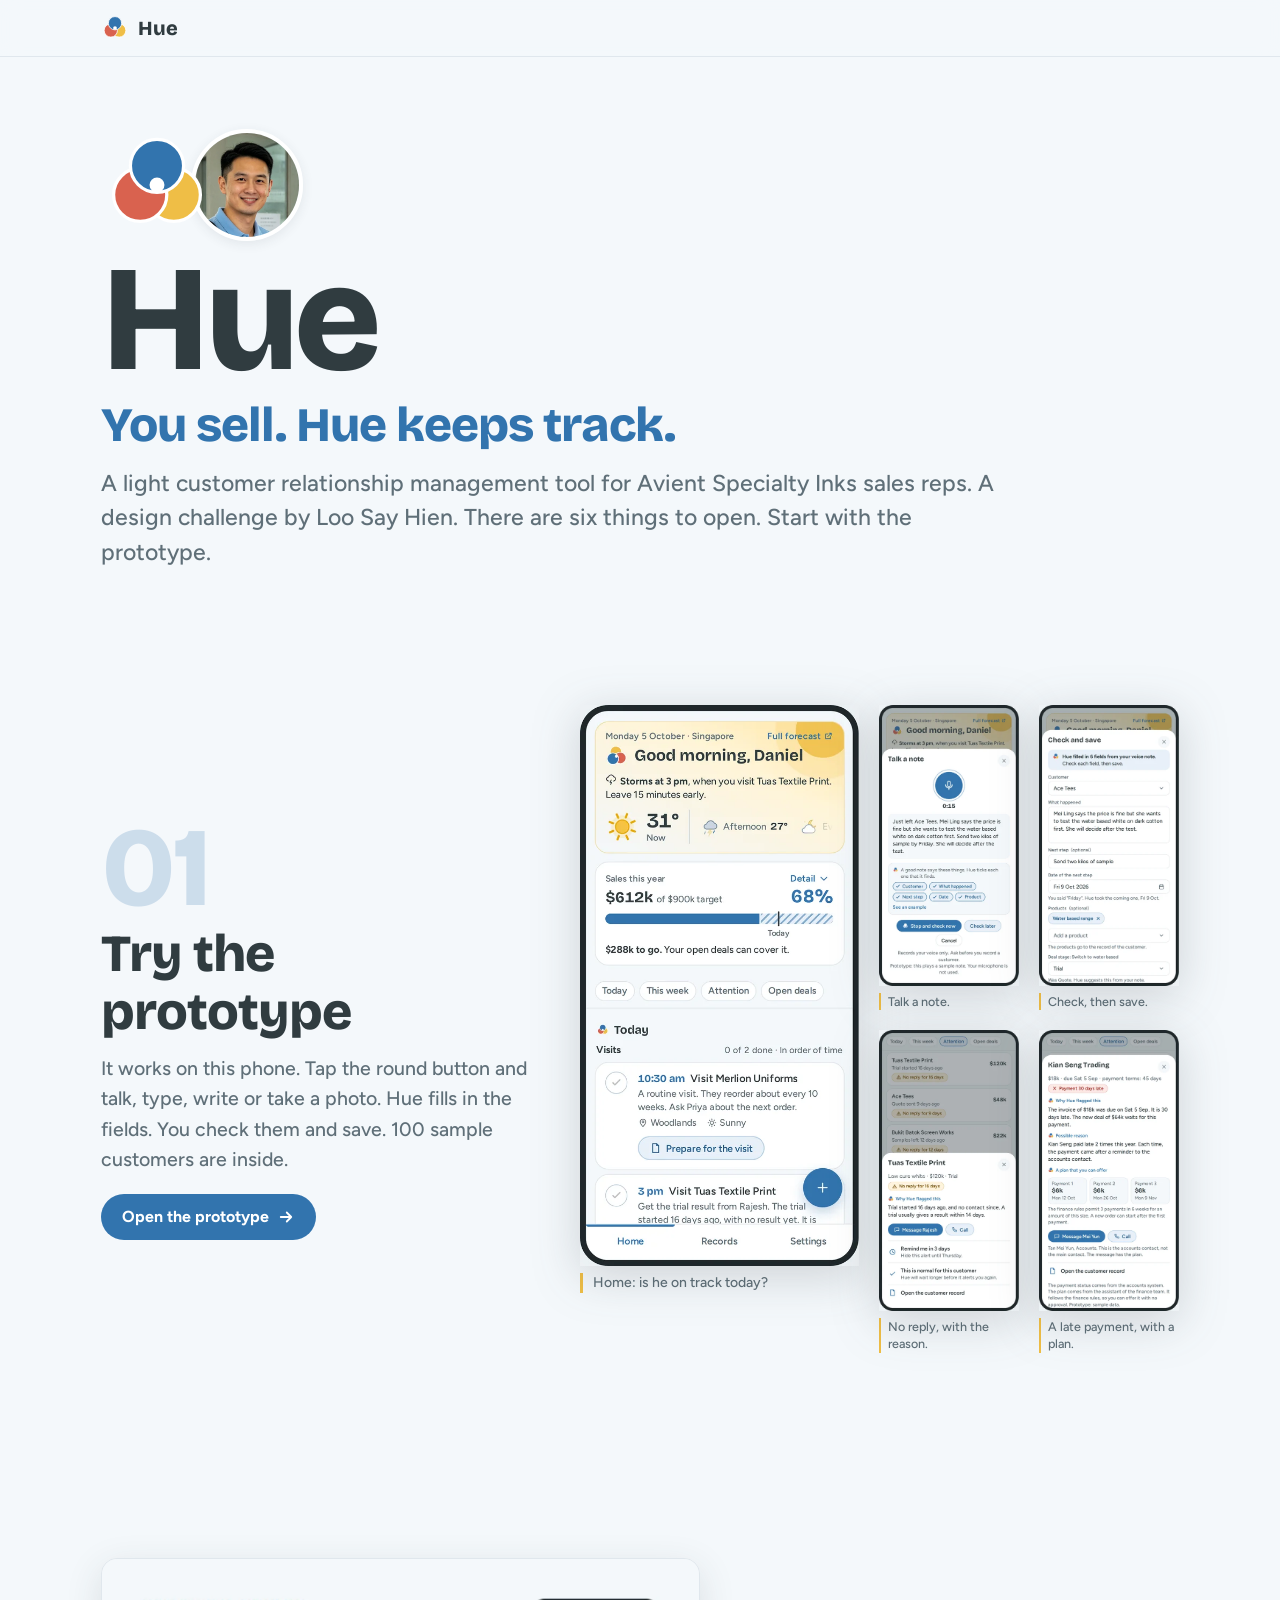
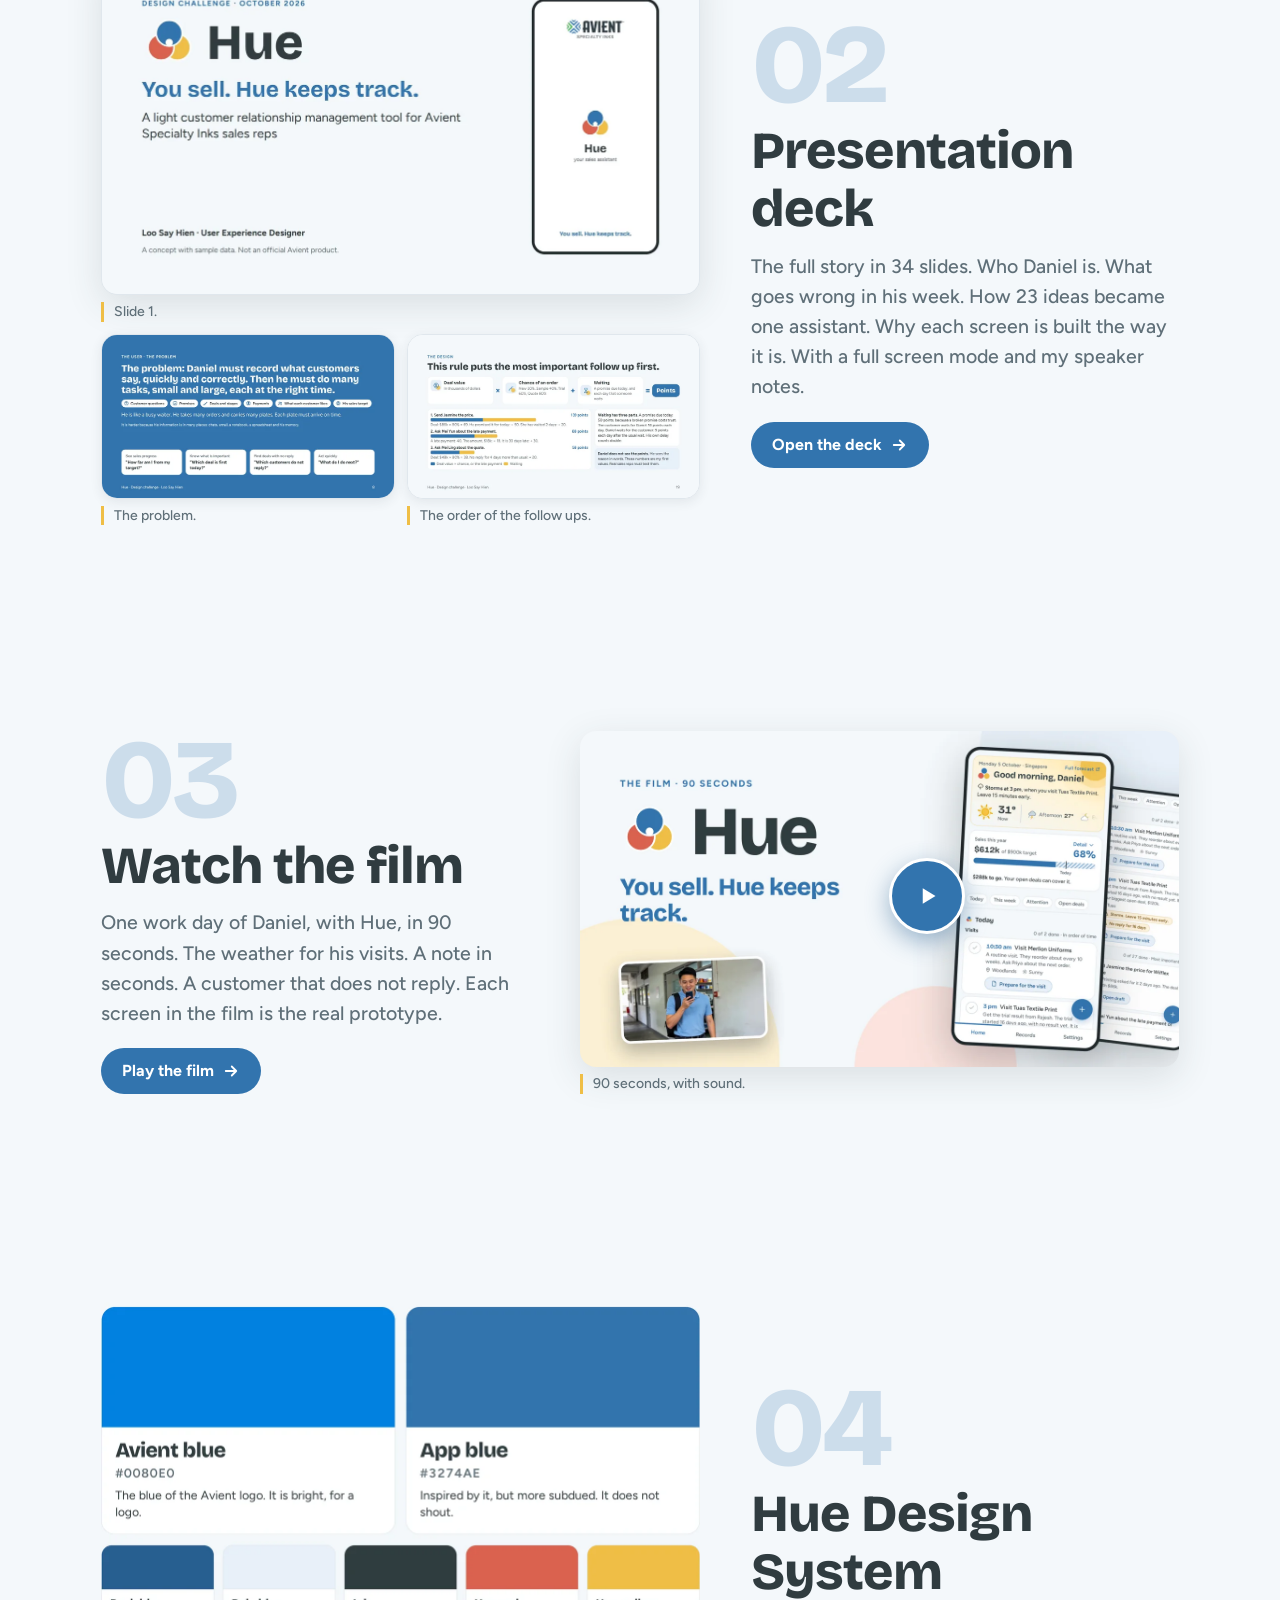
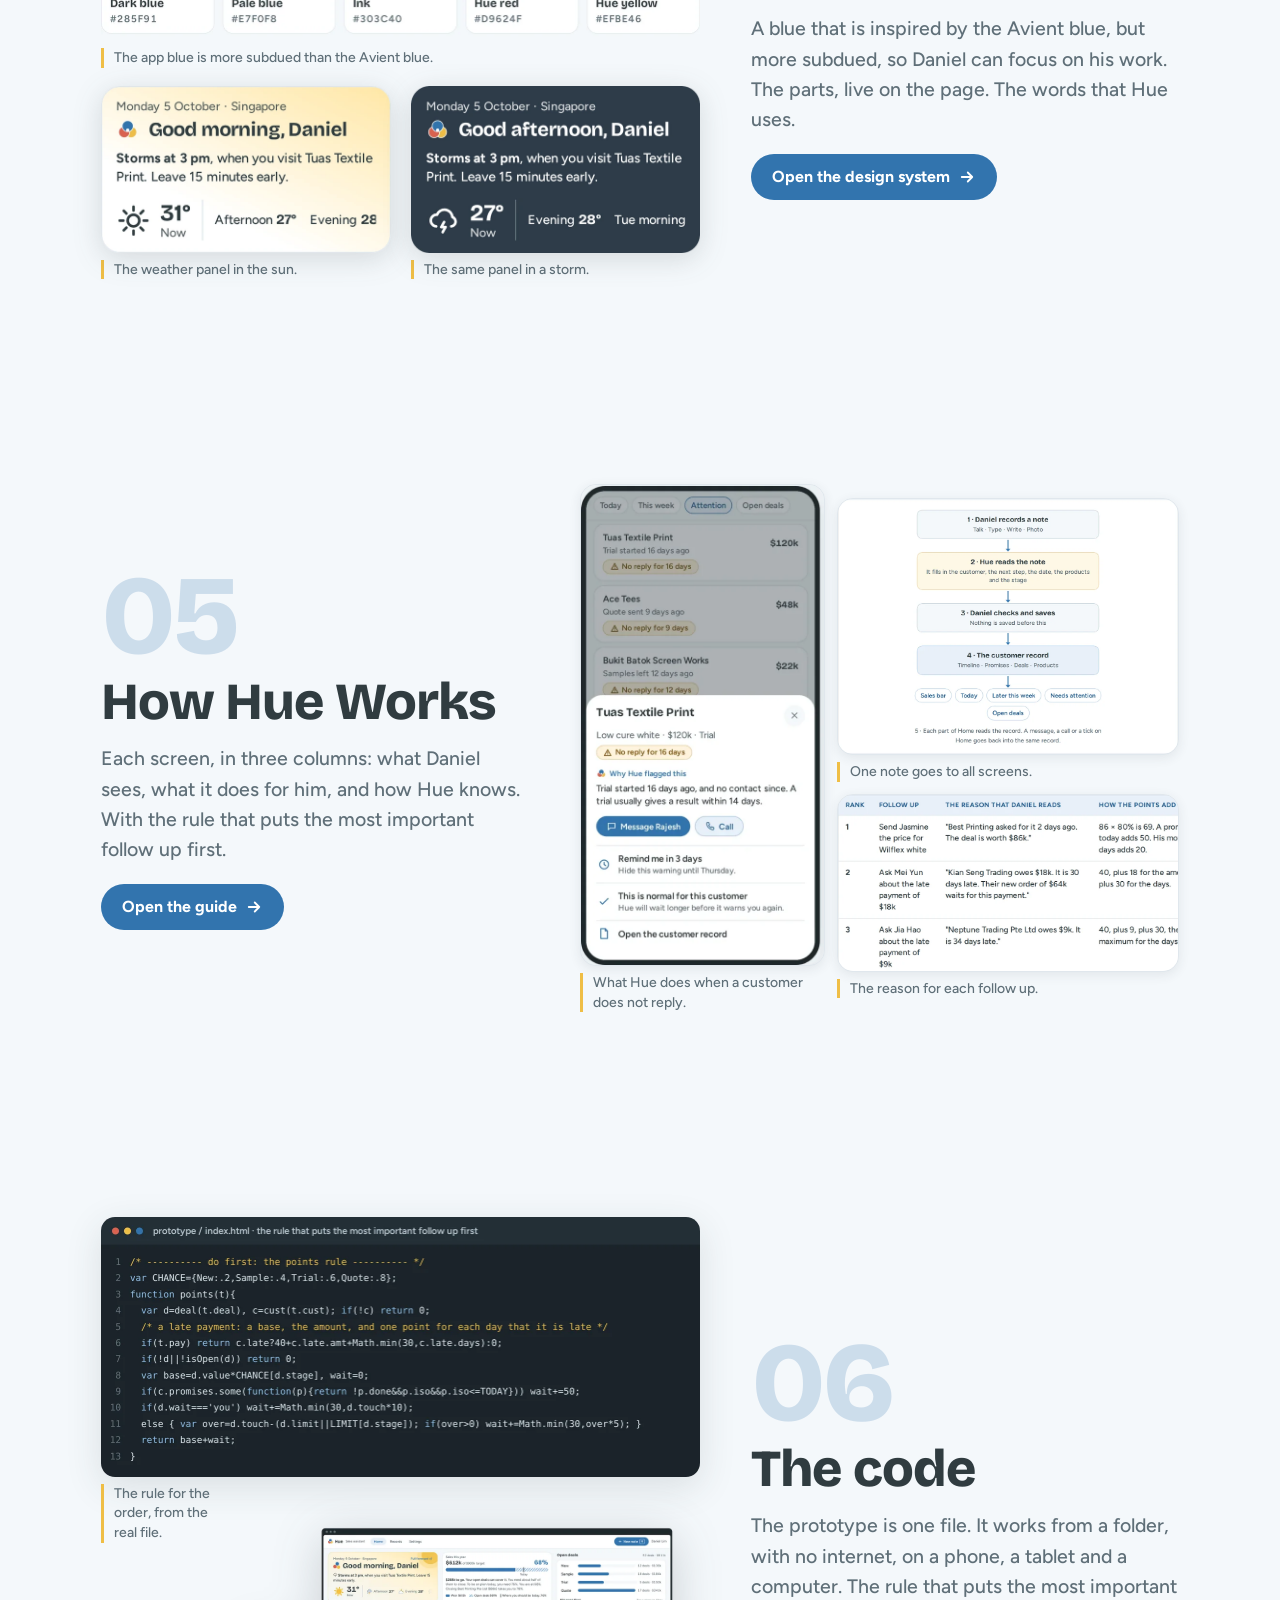
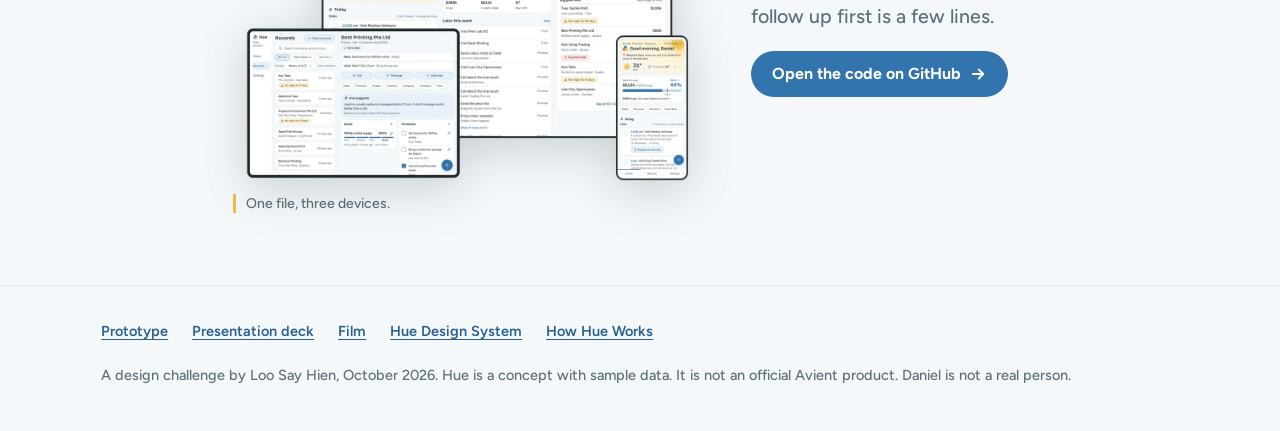
<file: index.html>
<!doctype html>
<html lang="en">
<head>
<meta charset="utf-8">
<meta name="viewport" content="width=device-width,initial-scale=1">
<title>Hue · All links</title>
<meta name="robots" content="noindex">
<meta http-equiv="refresh" content="0; url=links/">
<link rel="canonical" href="links/">
</head>
<body>
<p><a href="links/">Open the page with all links of the Hue project</a></p>
<script>location.replace("links/"+location.hash)</script>
</body>
</html>
</file>
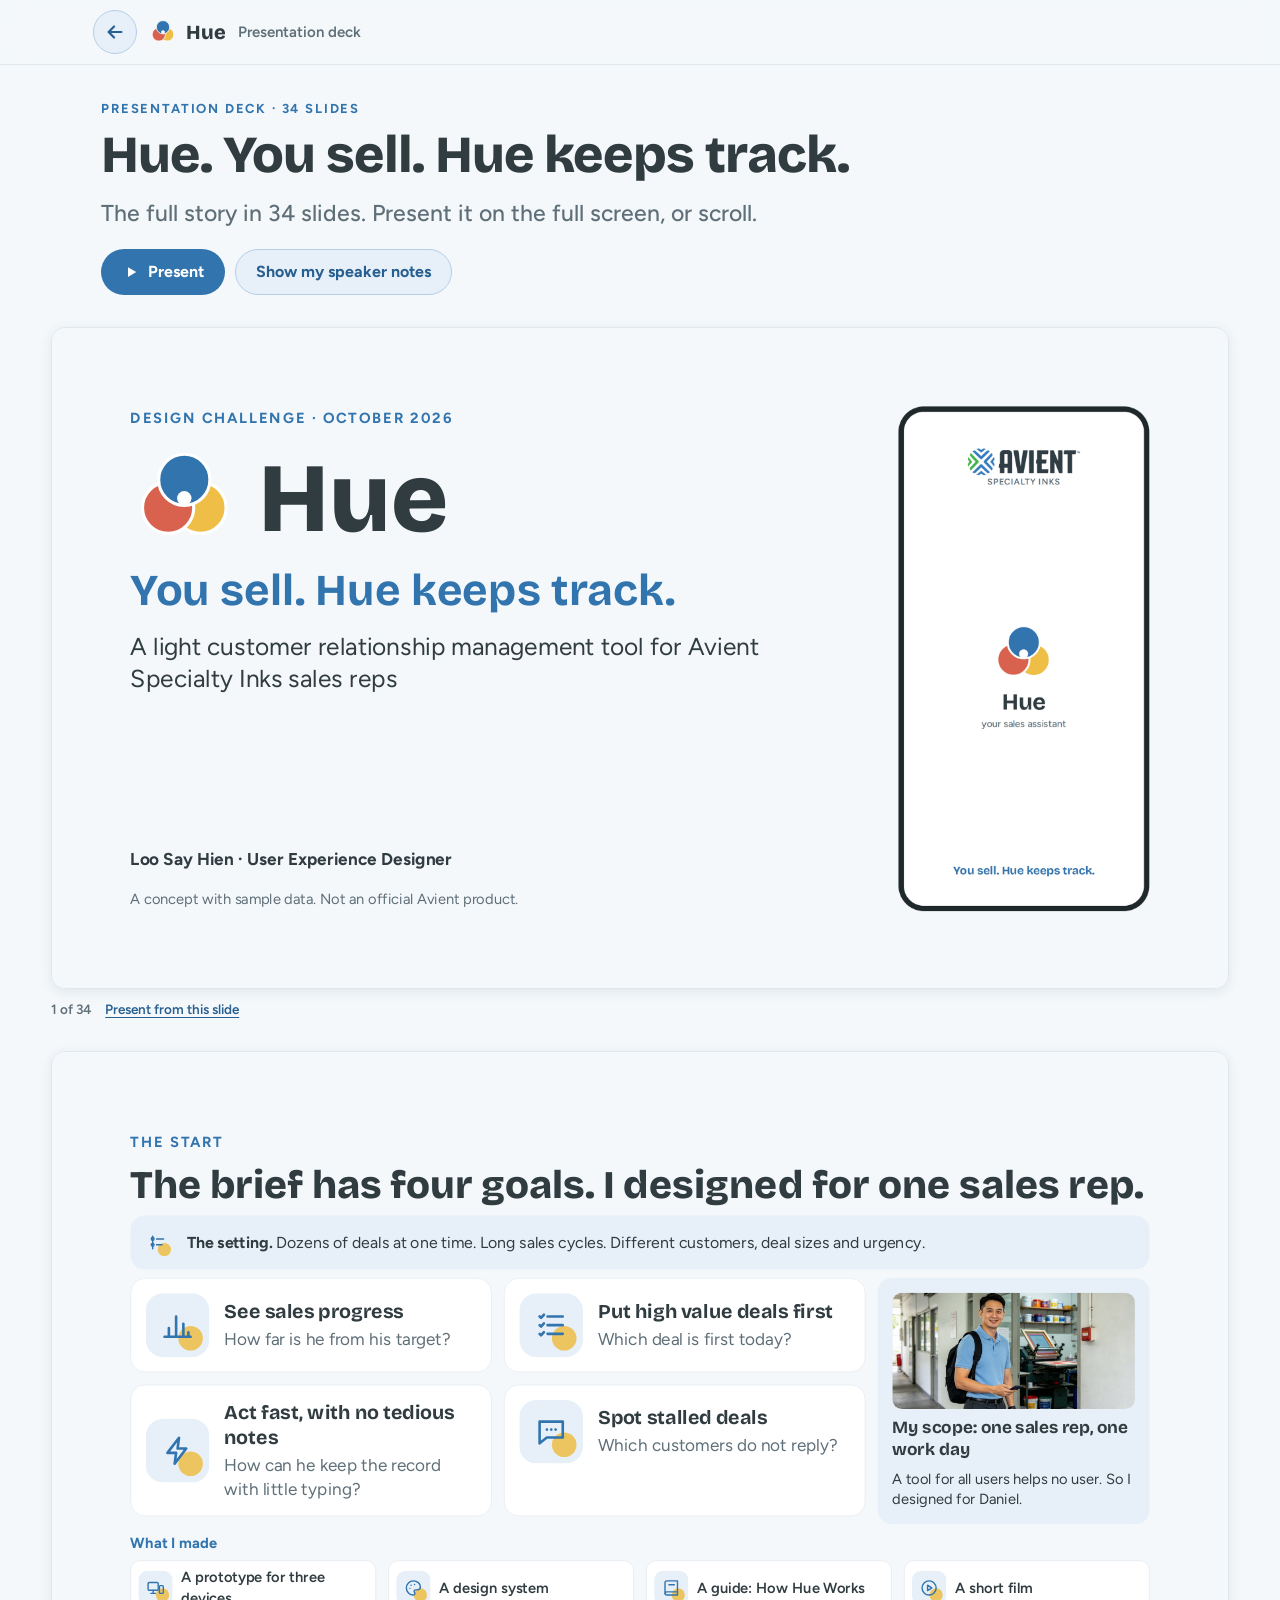
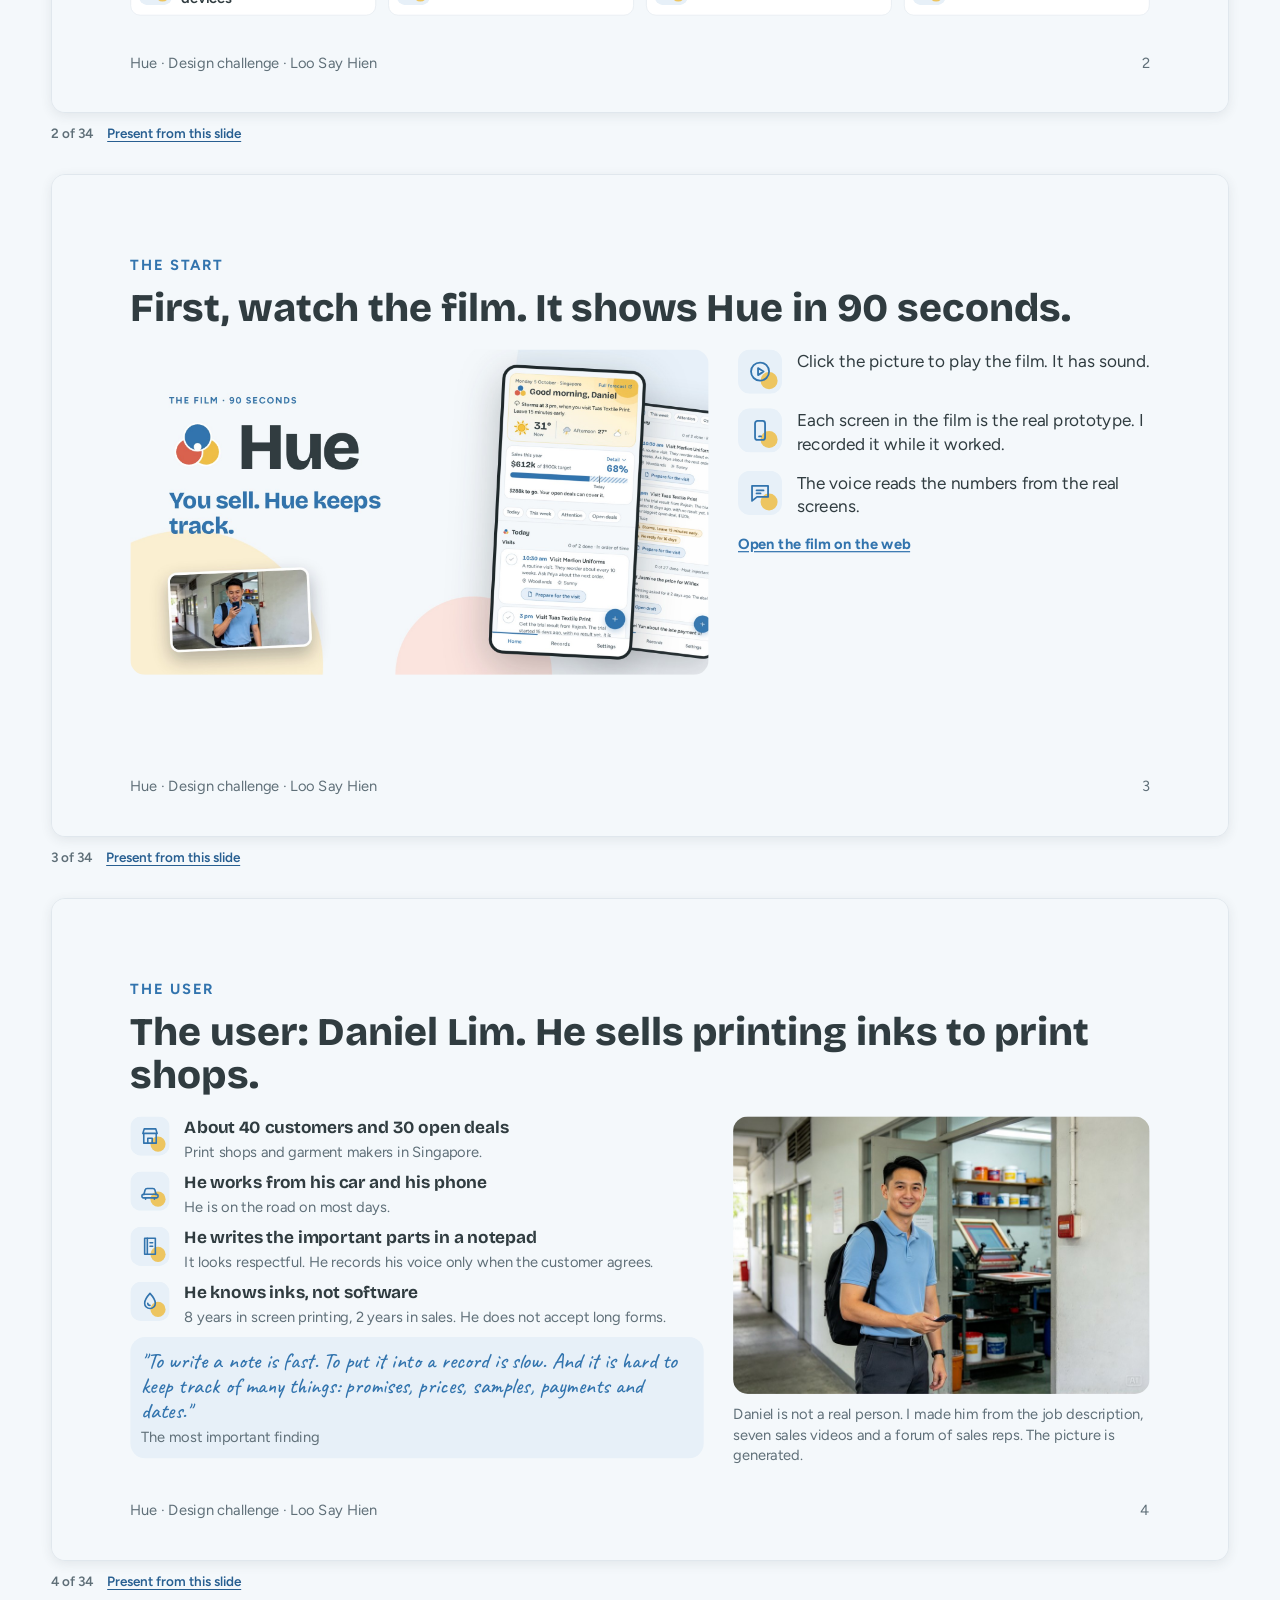
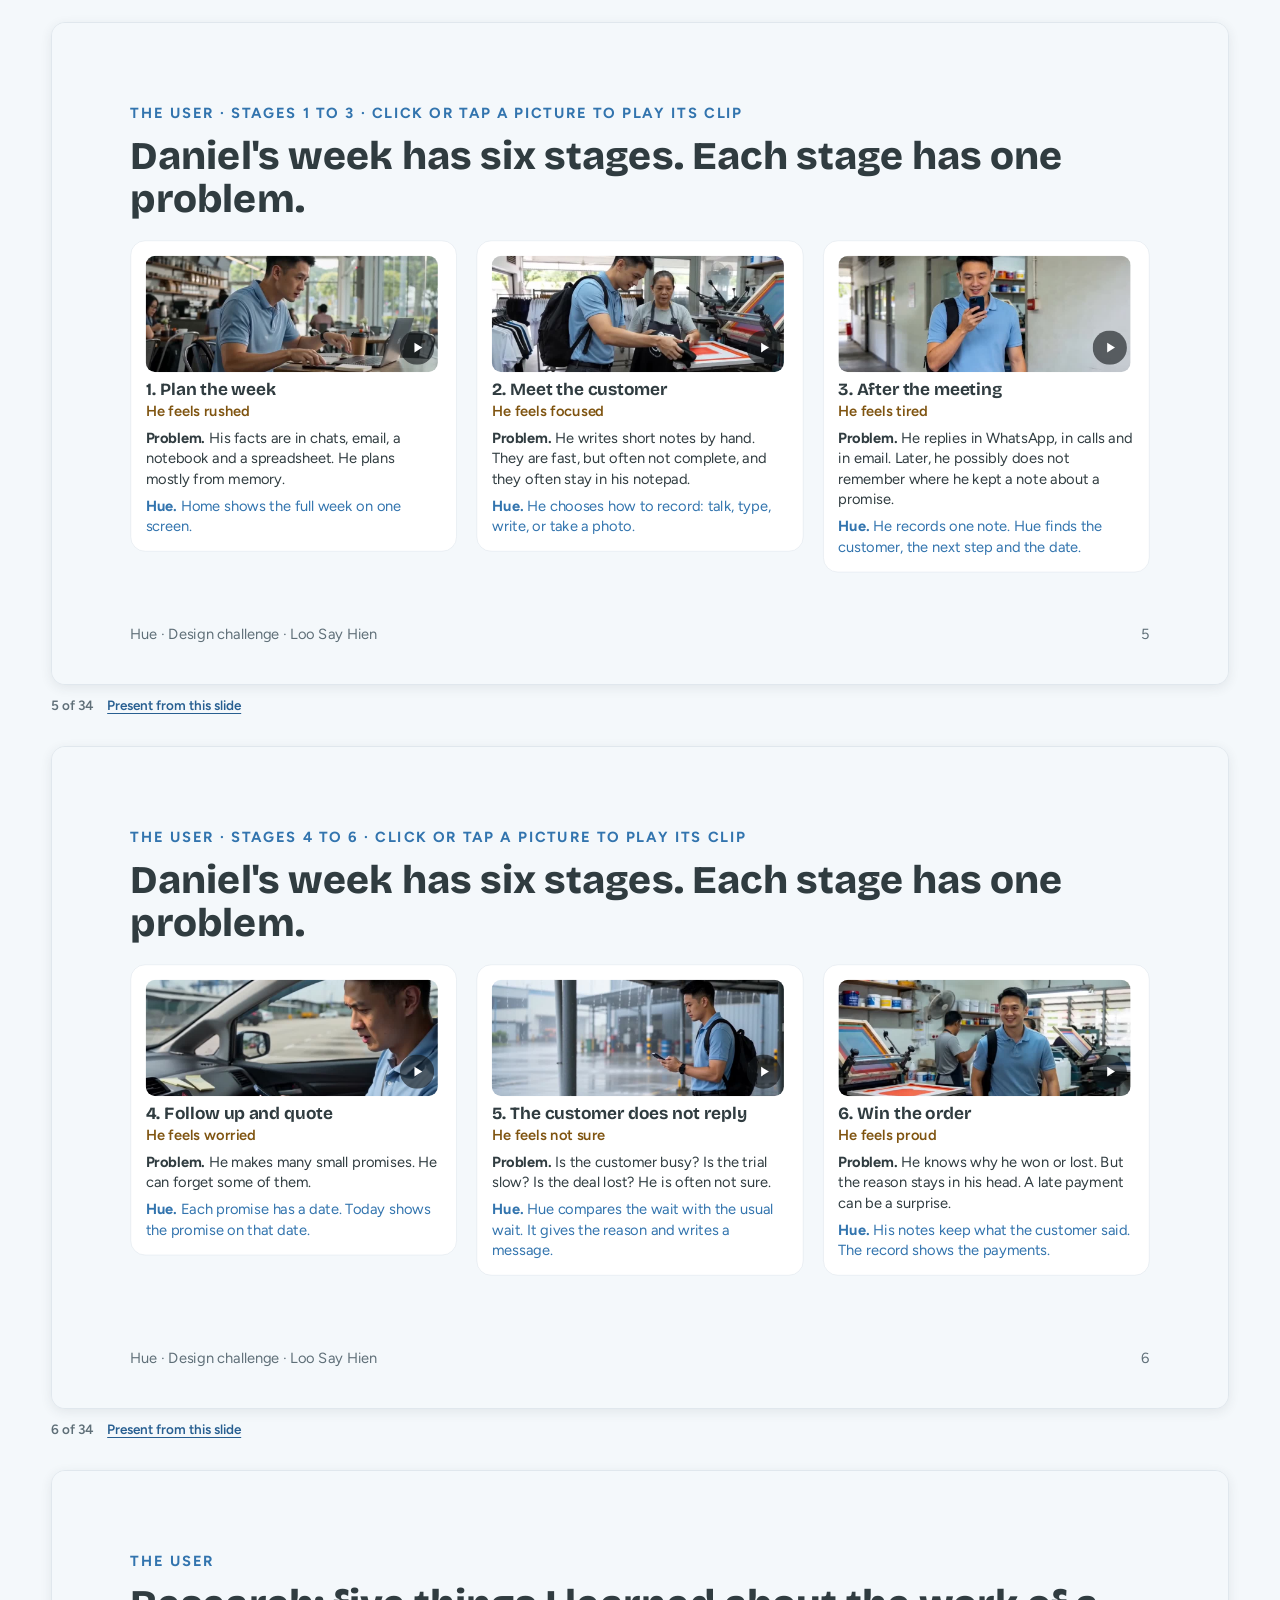
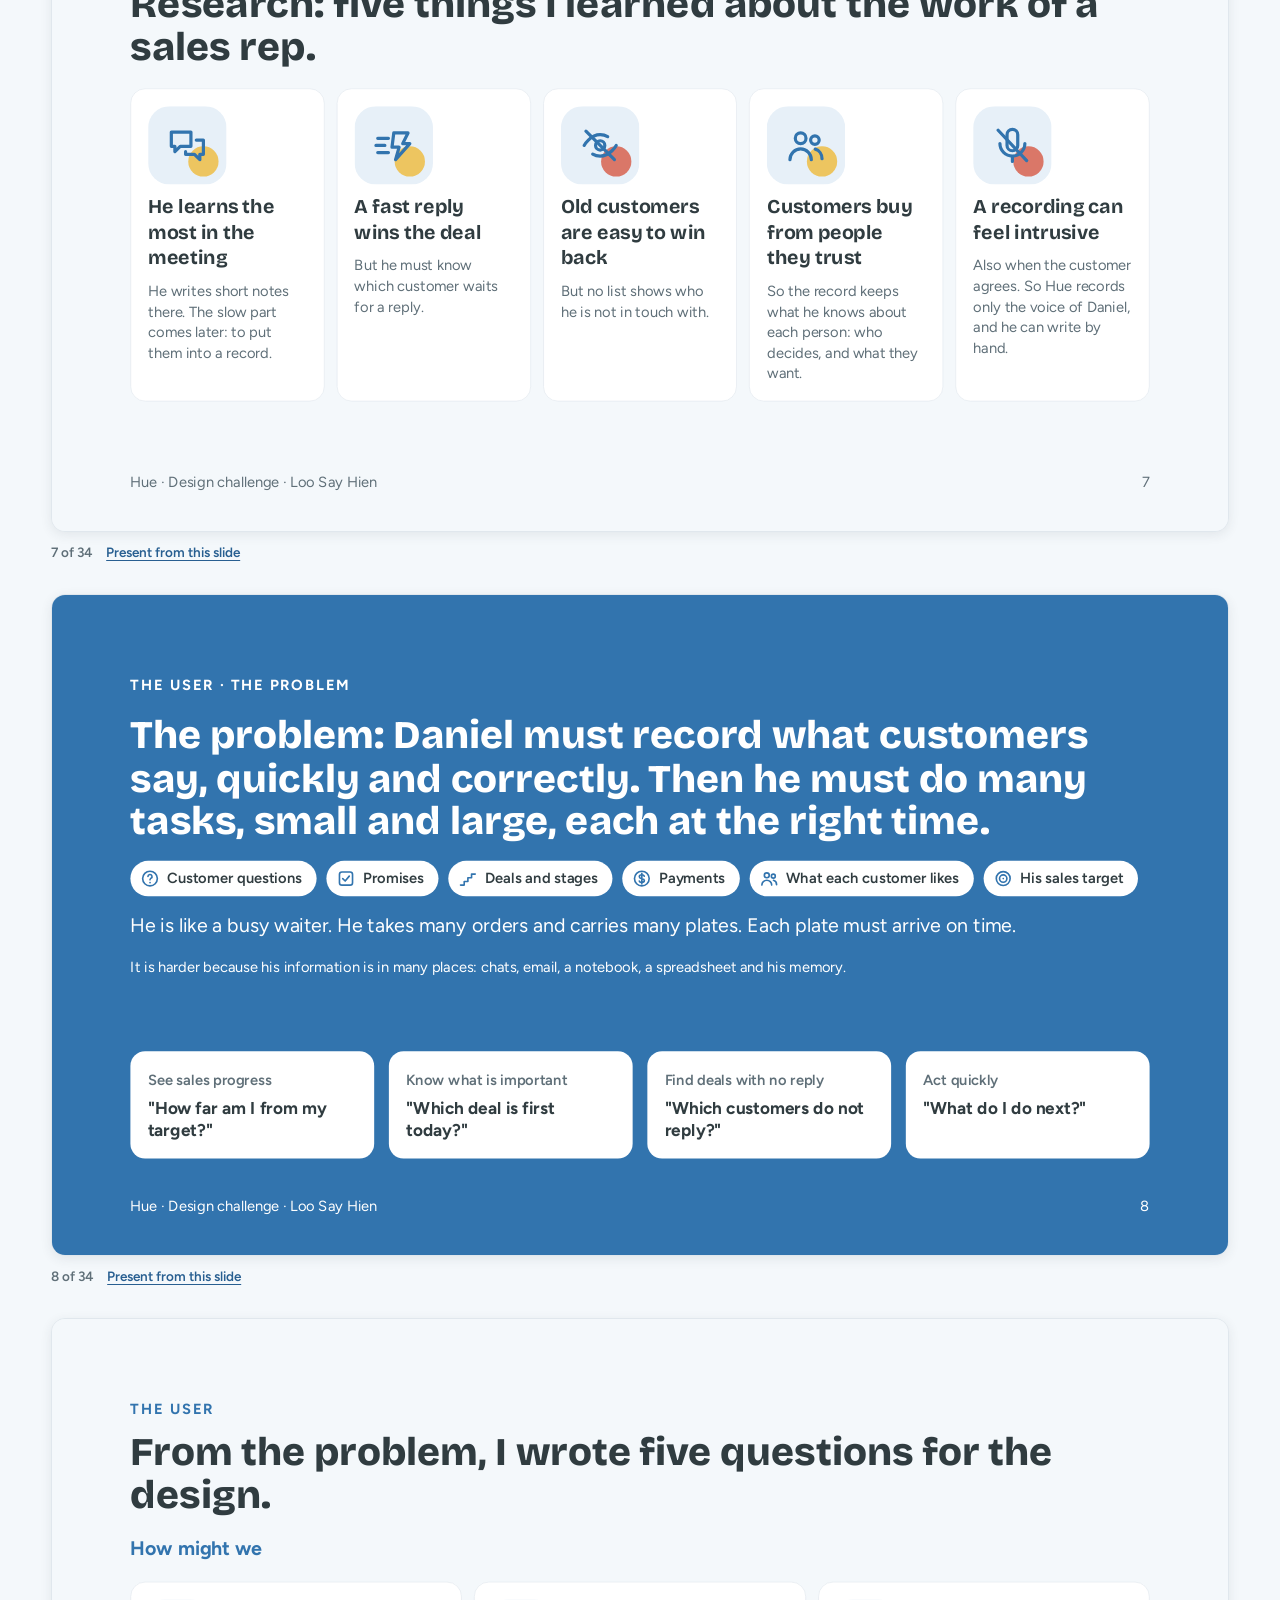
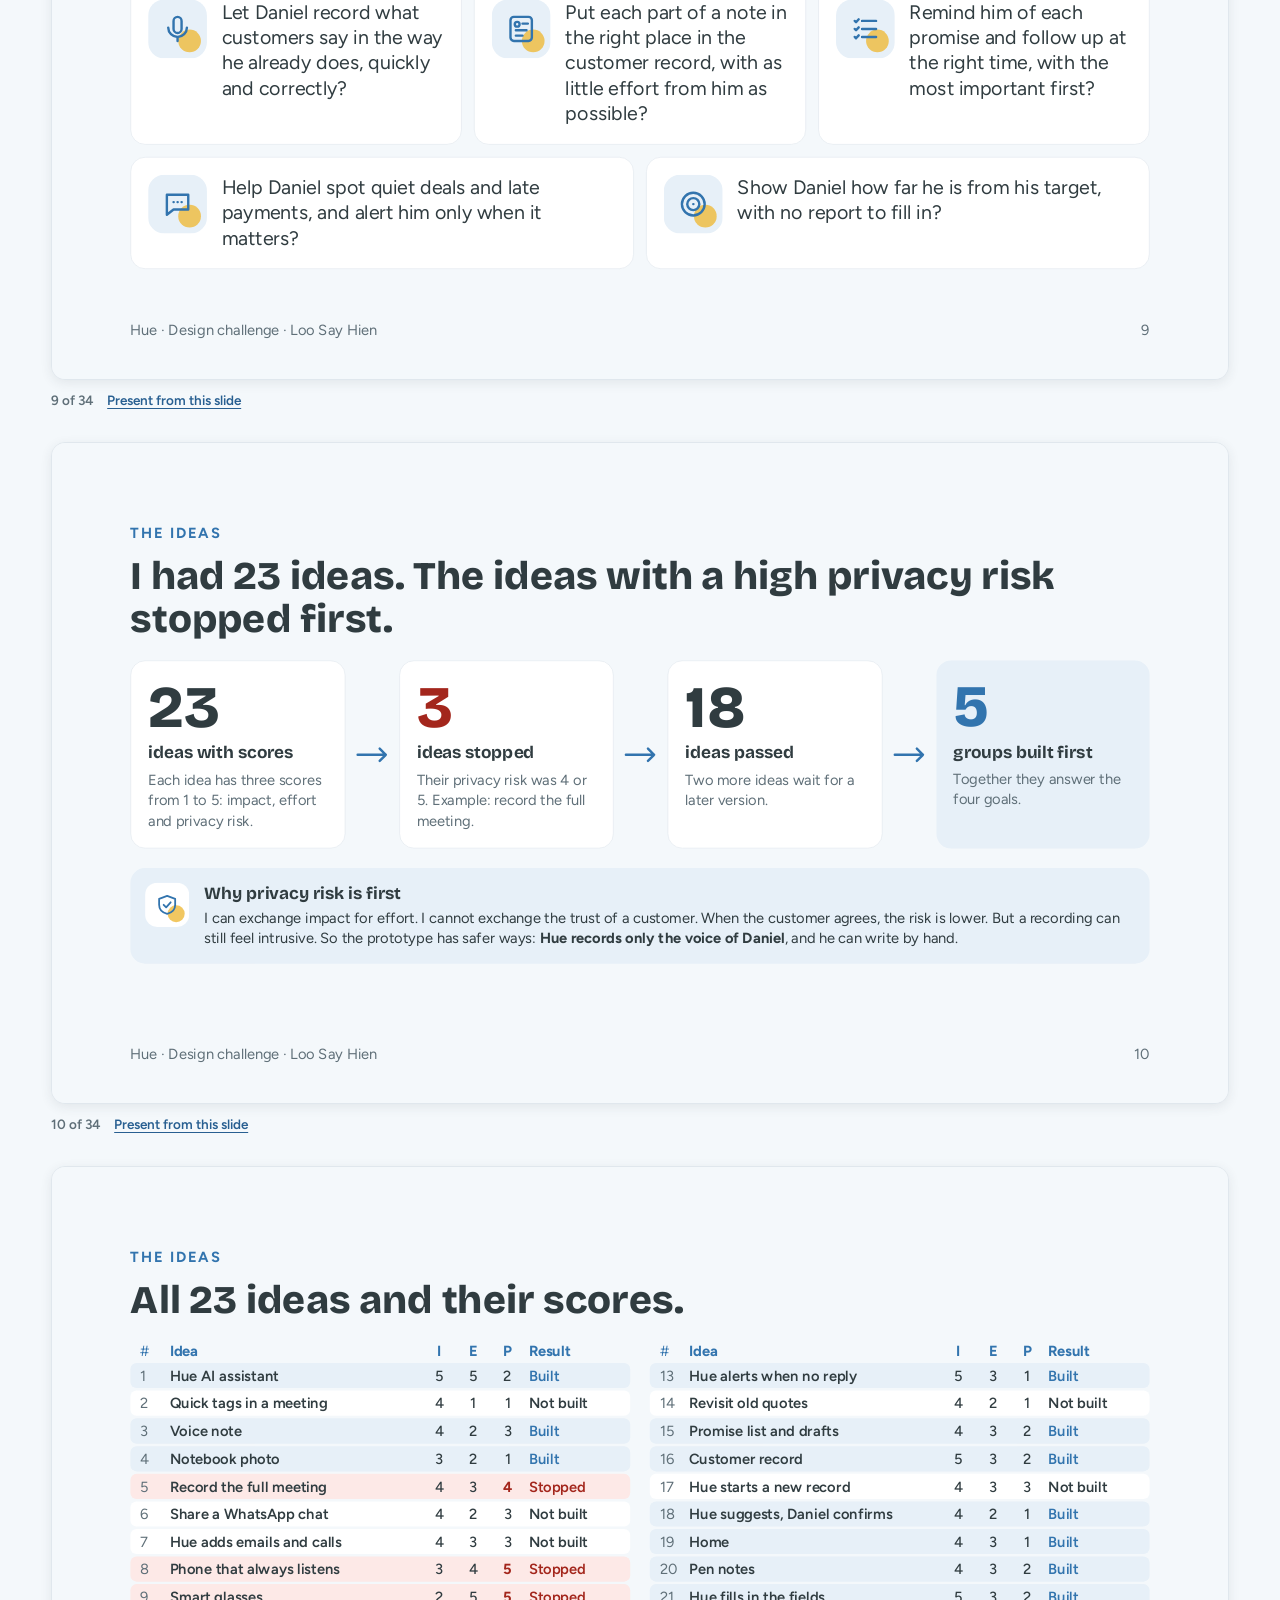
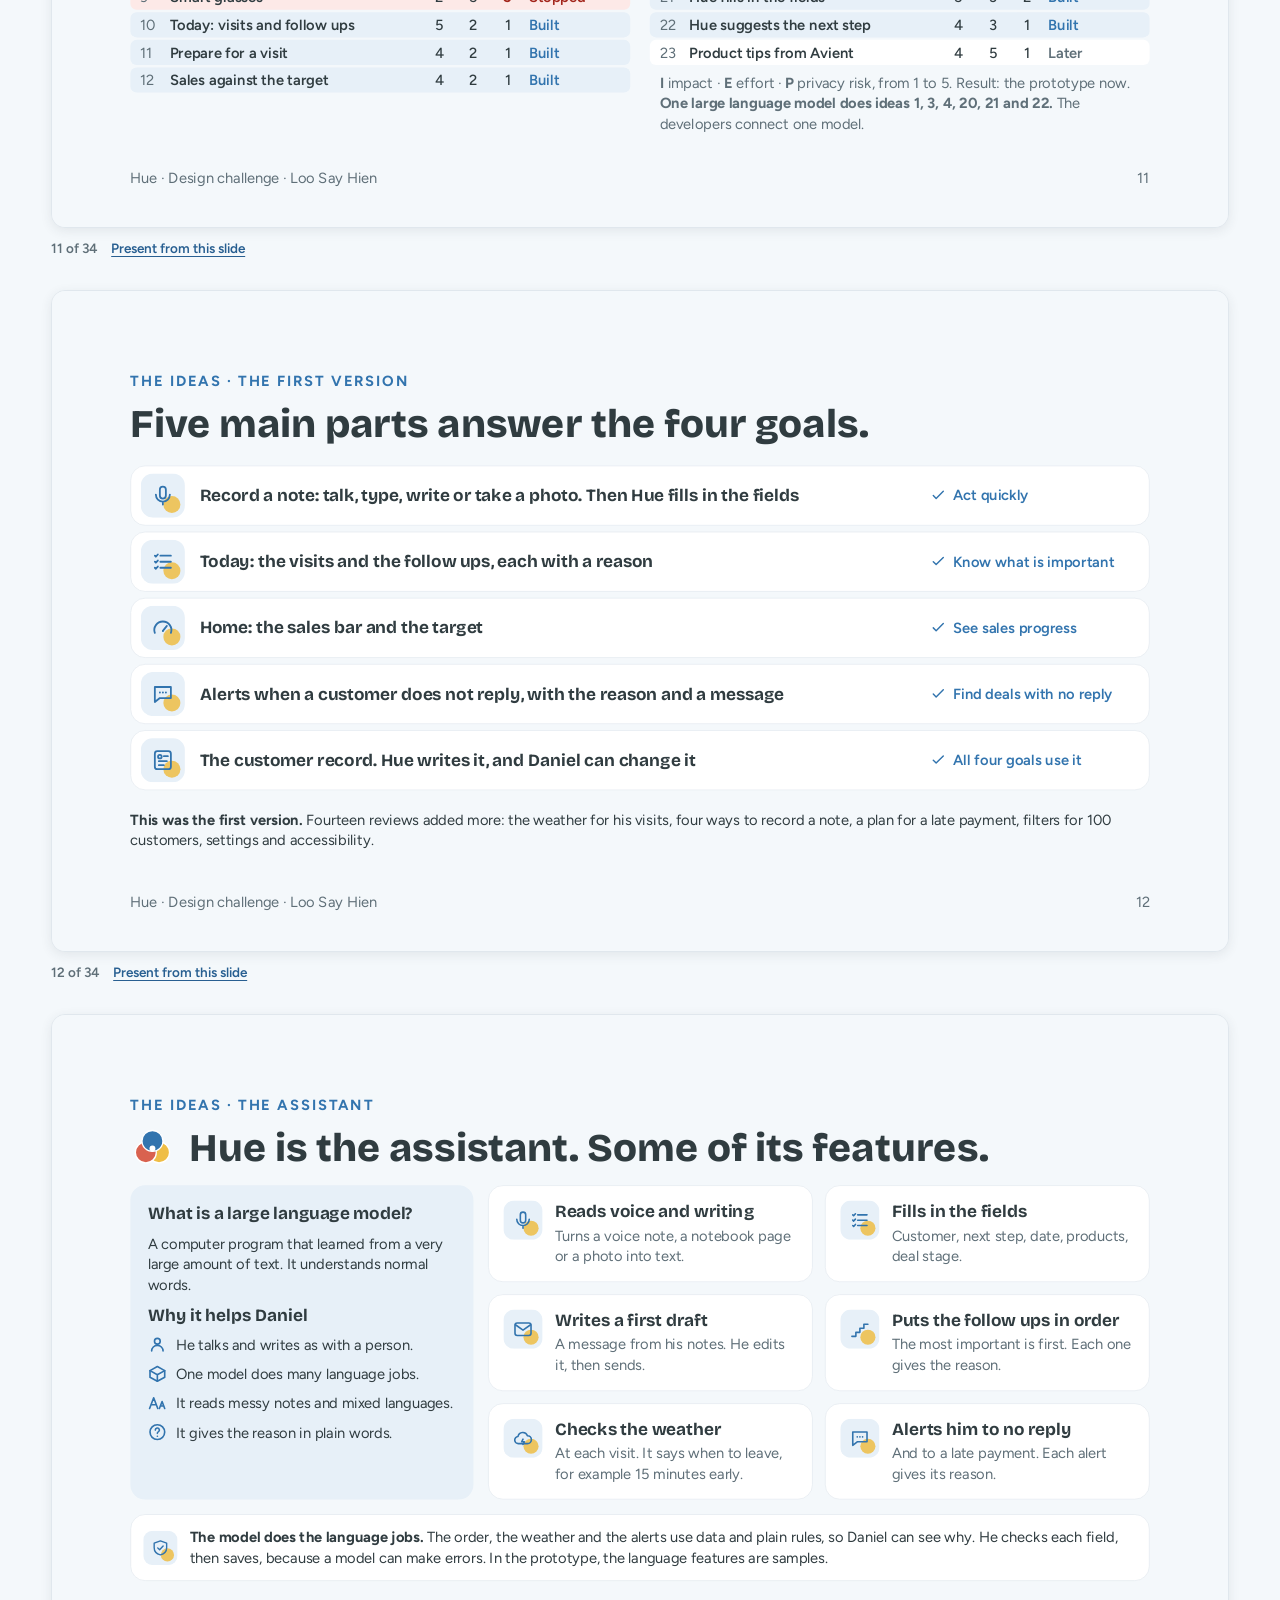
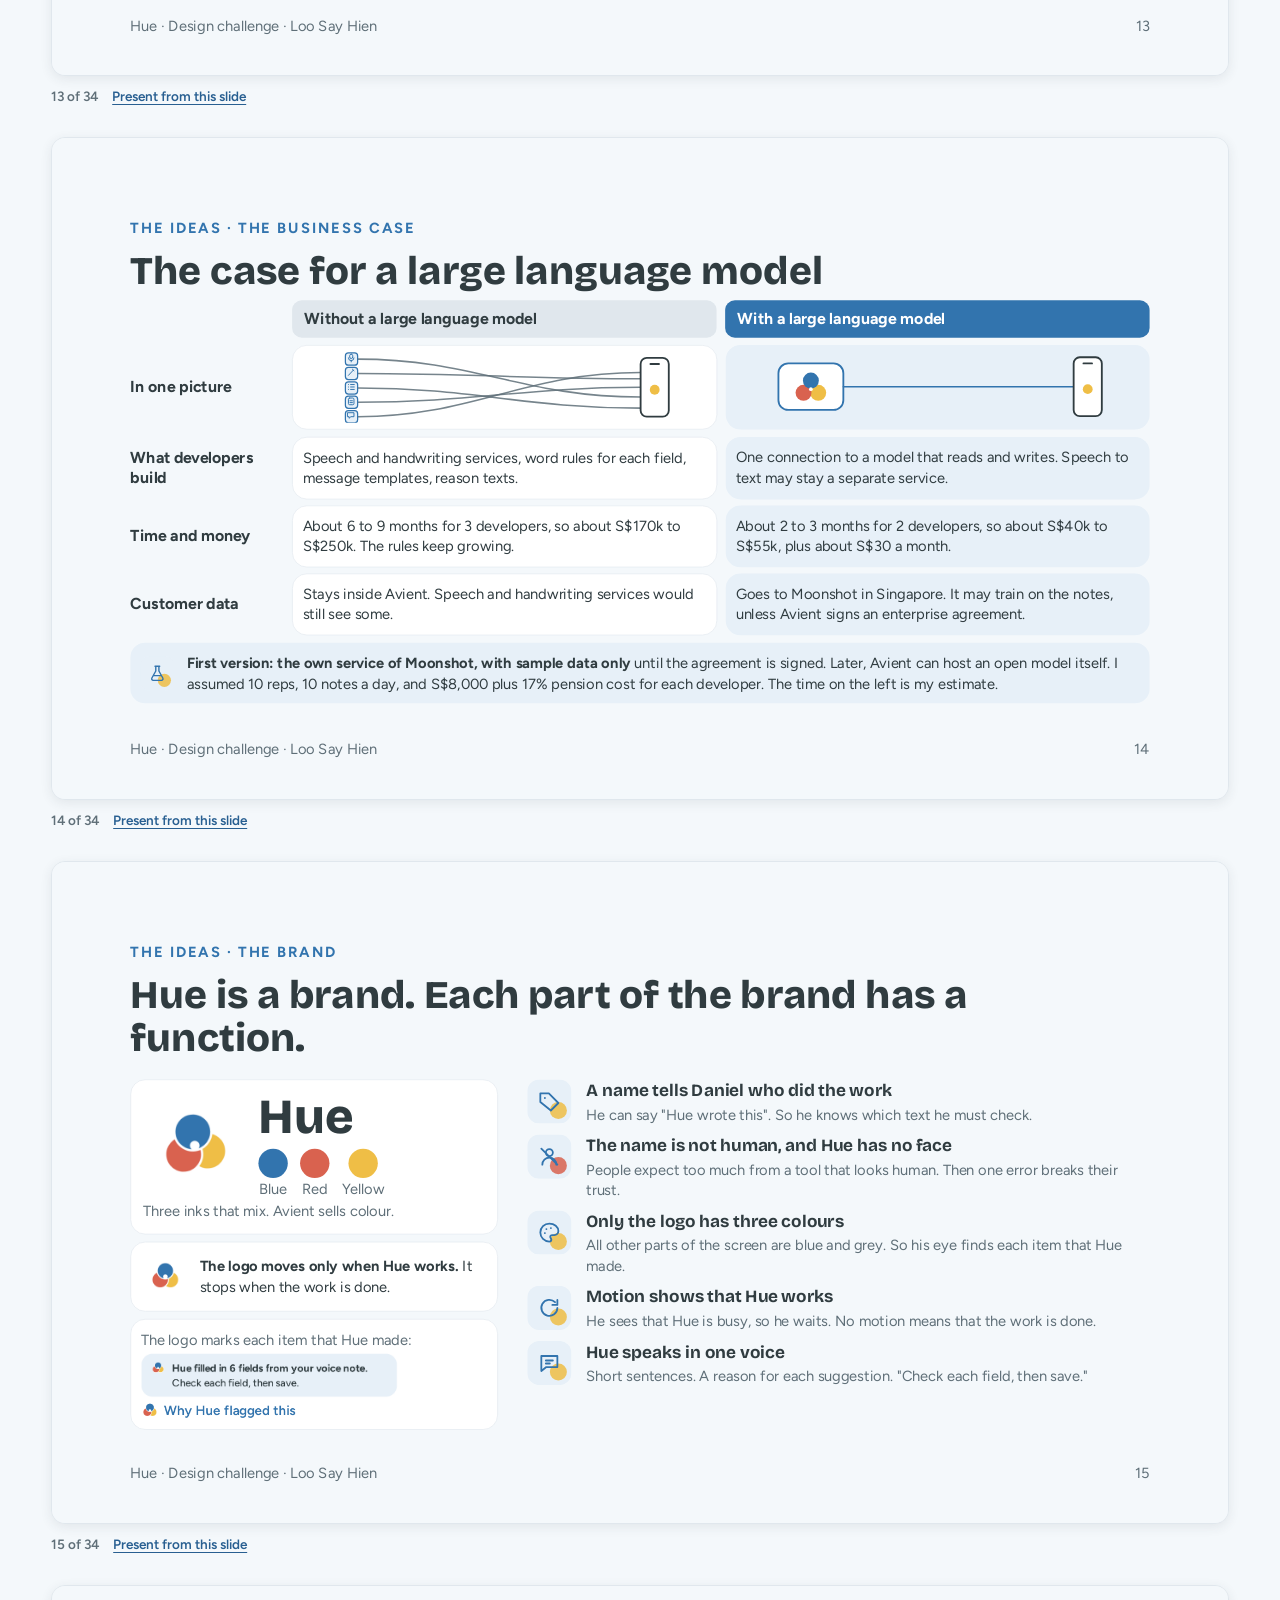
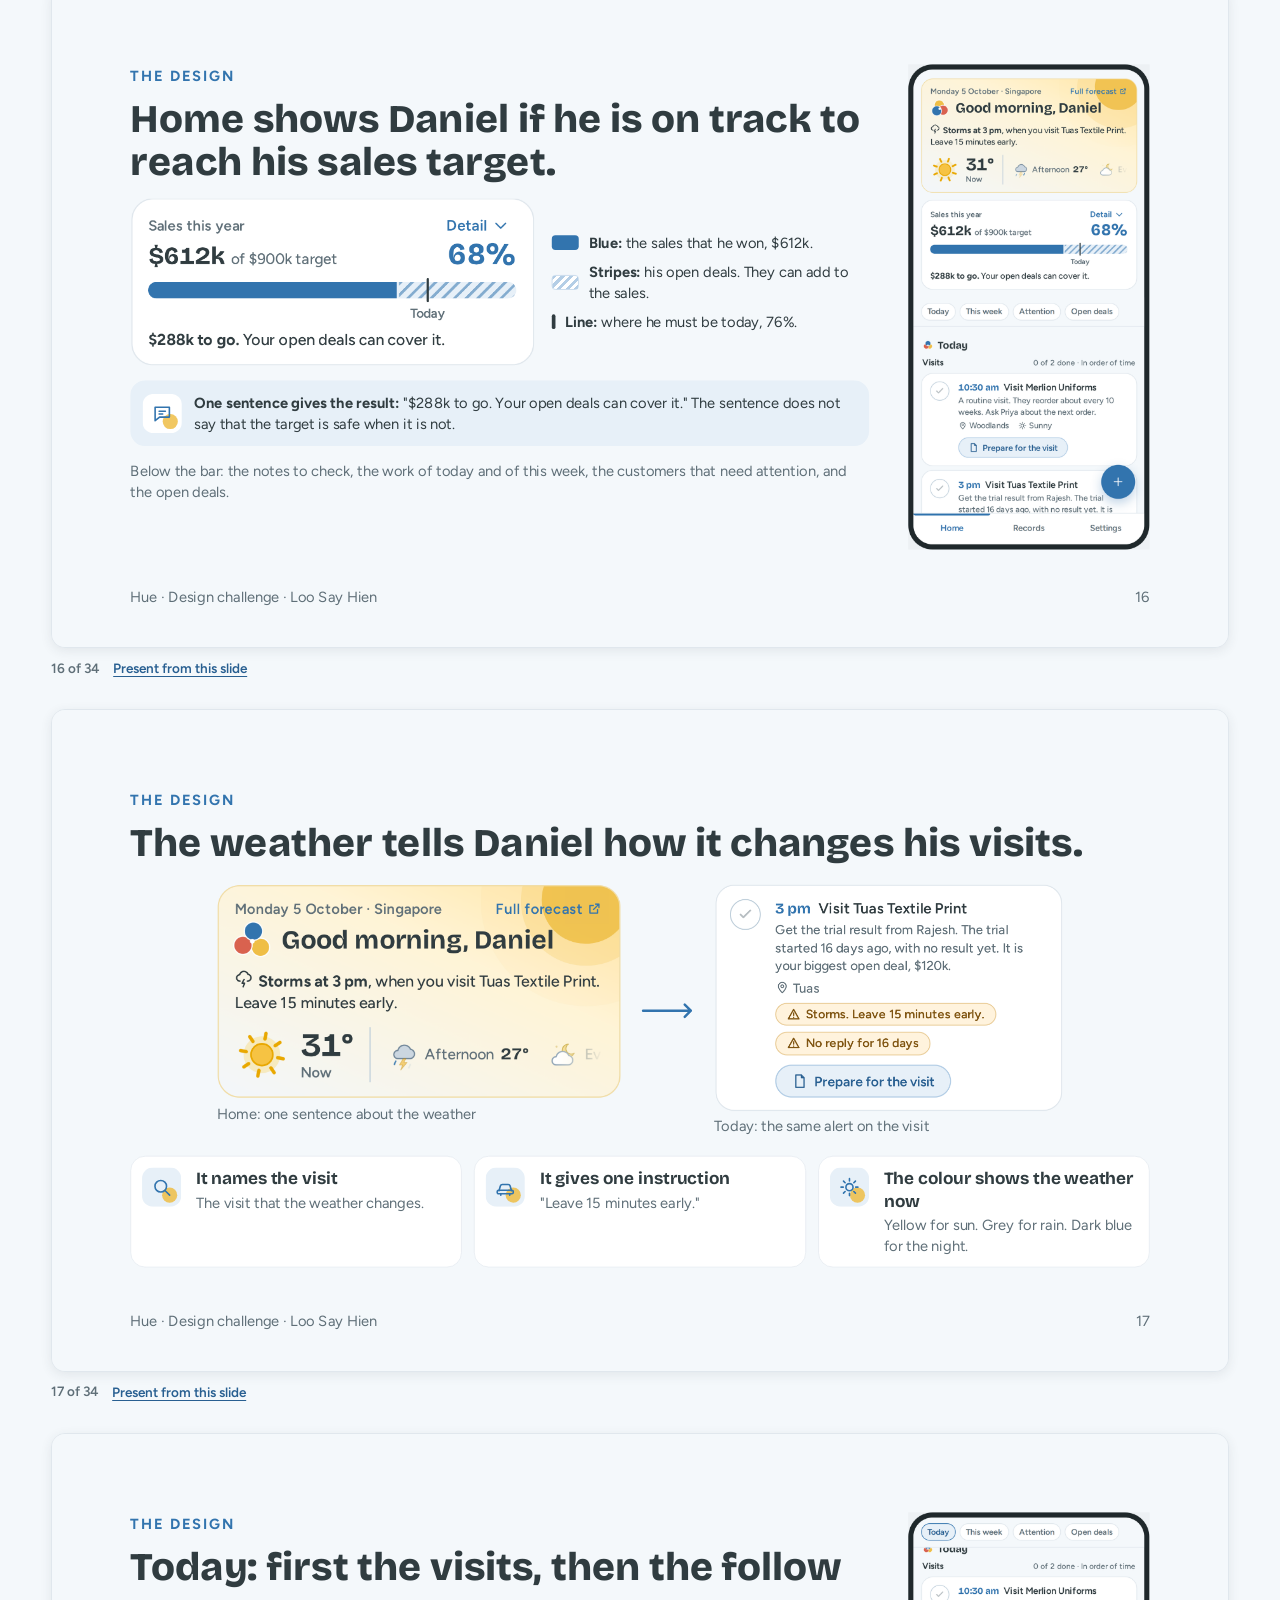
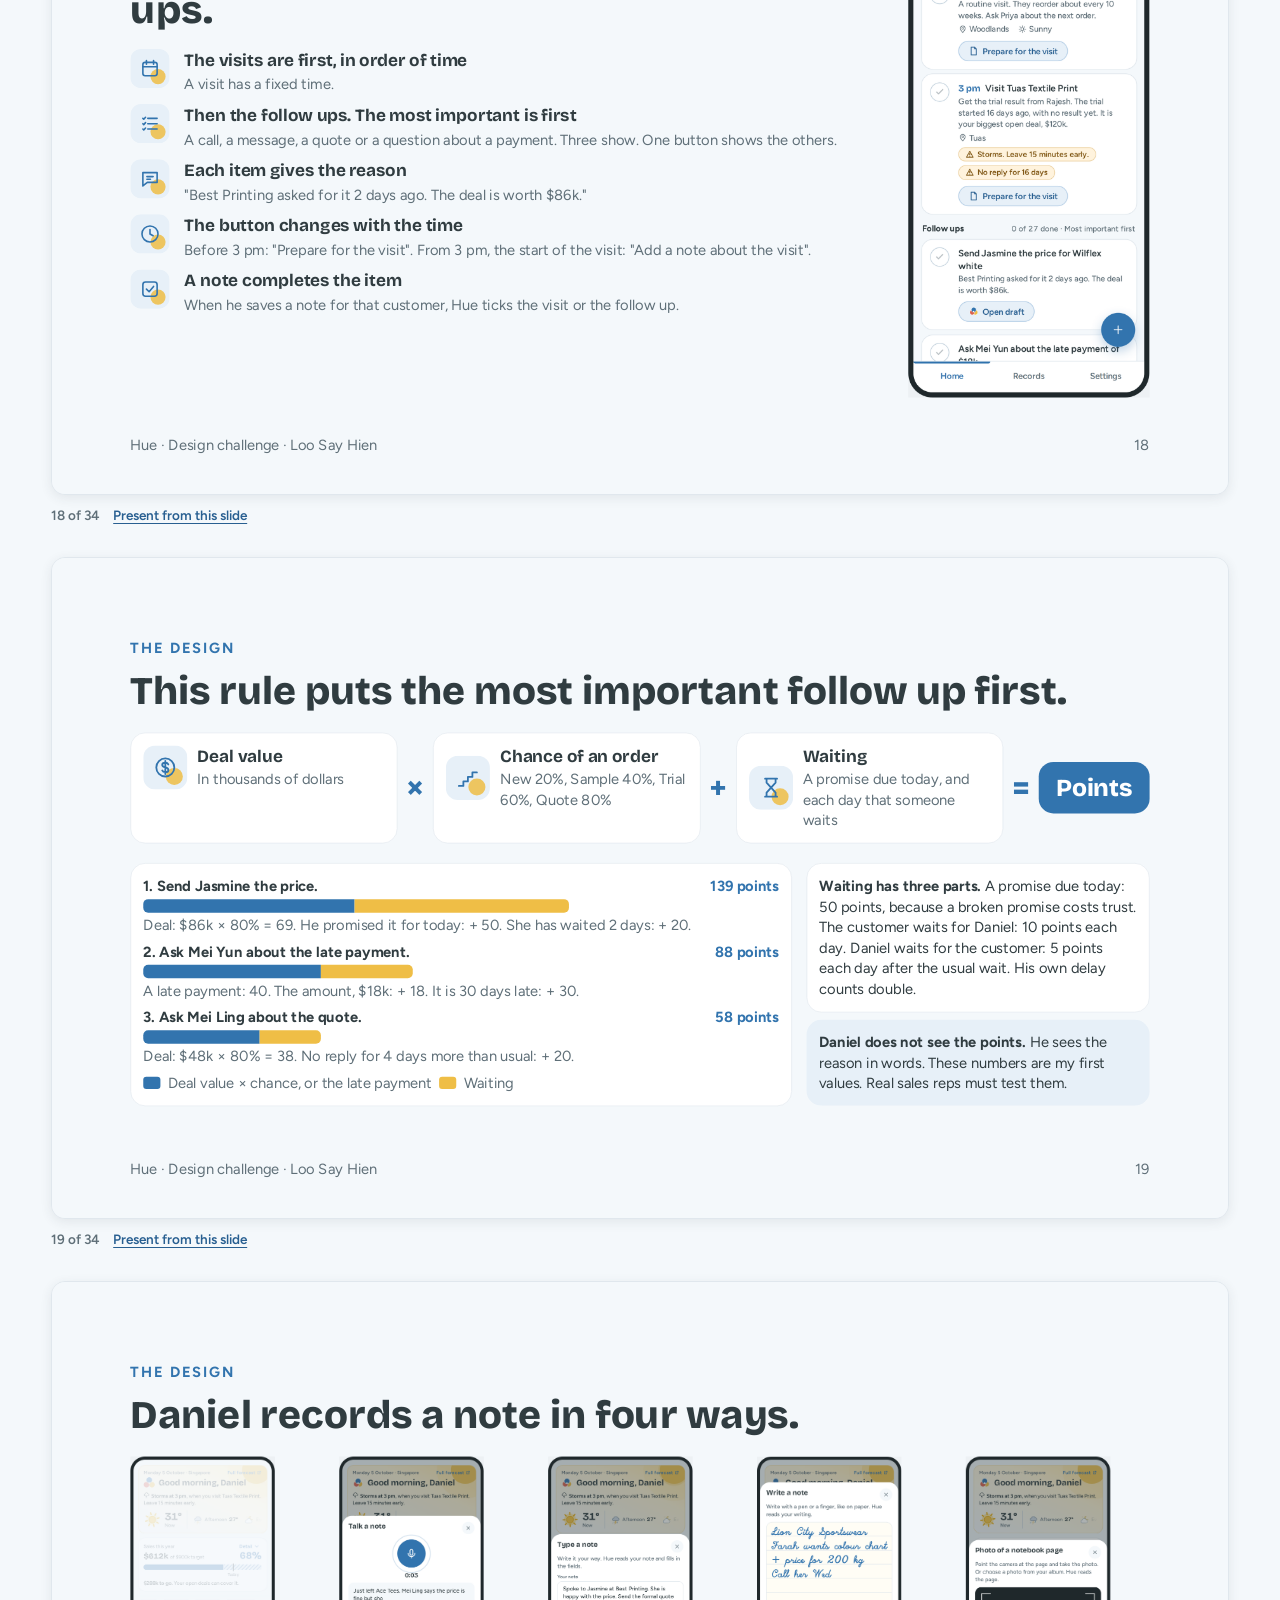
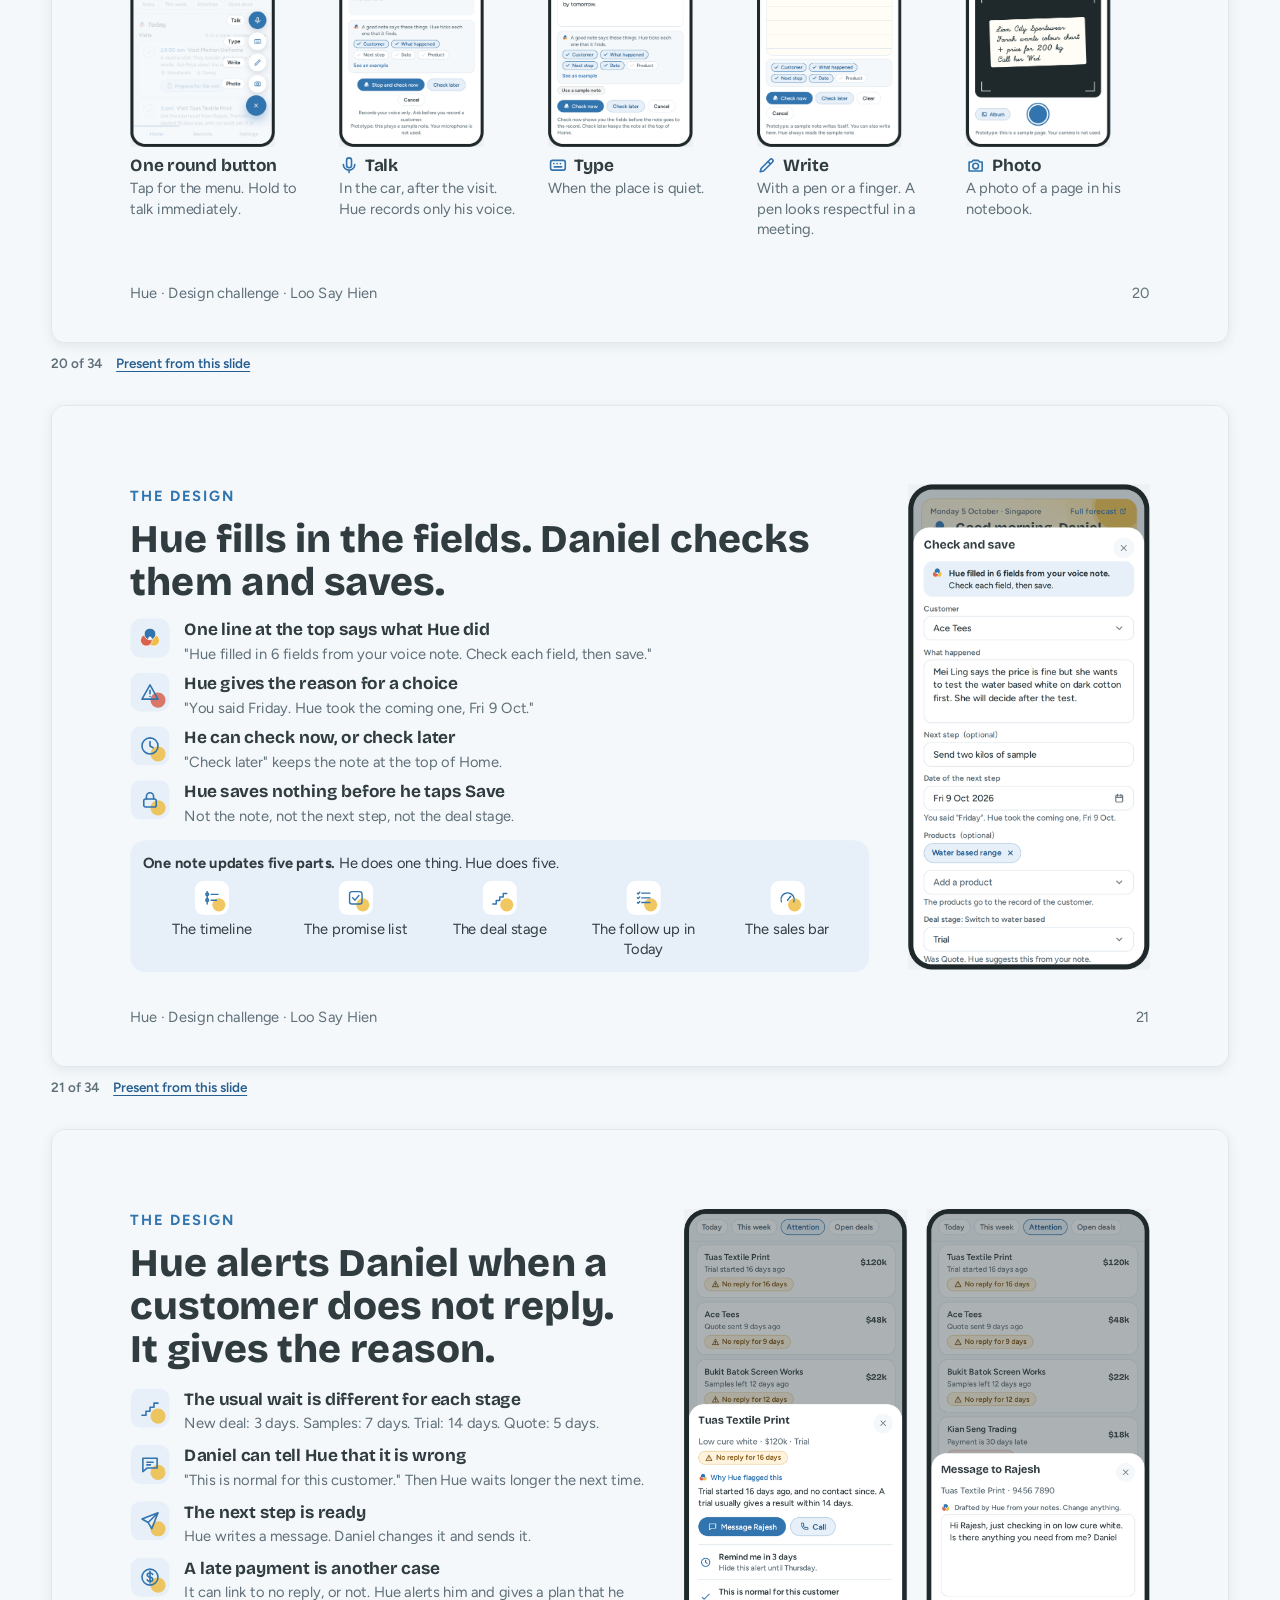
<file: deck/index.html>
<!doctype html>
<html lang="en">
<head>
<meta charset="utf-8">
<meta name="viewport" content="width=device-width,initial-scale=1">
<title>Hue · Presentation deck</title>
<meta name="description" content="The presentation deck of the Hue design challenge by Loo Say Hien: 34 slides, with a presentation mode and speaker notes.">
<meta name="robots" content="noindex">
<link rel="stylesheet" href="../assets/fonts/fonts.css">
<link rel="stylesheet" href="../assets/site.css">
<link rel="icon" href="data:image/svg+xml,%3Csvg xmlns='http://www.w3.org/2000/svg' viewBox='0 0 24 24'%3E%3Ccircle cx='15.6' cy='14.1' r='5.7' fill='%23EFBE46'/%3E%3Ccircle cx='8.4' cy='14.1' r='5.7' fill='%23D9624F'/%3E%3Ccircle cx='12' cy='7.9' r='5.7' fill='%233274AE'/%3E%3Ccircle cx='12' cy='12' r='1.6' fill='%23fff'/%3E%3C/svg%3E">
<style>

.dhead{padding-top:36px;padding-bottom:8px}.dhead h1{font-size:clamp(30px,5vw,52px);font-weight:800;margin:8px 0 12px}
.tools{display:flex;flex-wrap:wrap;gap:10px;margin-top:18px}
.tools button{cursor:pointer}.tools .btn svg{width:18px;height:18px;fill:currentColor}
.deck{max-width:1380px;margin:0 auto;padding:16px var(--pad) 0;display:grid;gap:28px}
.fr{scroll-margin-top:76px}
.box{position:relative;width:100%;aspect-ratio:16/9;overflow:hidden;border-radius:14px;box-shadow:var(--shadow-s);border:1px solid var(--ln);background:#F4F8FB}
.sl{position:absolute;left:0;top:0;width:1920px;height:1080px;overflow:hidden;transform-origin:0 0;transform:scale(var(--k,.5));font-weight:400}
.sl *{box-sizing:border-box;margin:0;padding:0}
.sl ul{padding-left:1.2em}.sl h1,.sl h2,.sl h3{font-weight:inherit;letter-spacing:0;text-wrap:initial}.sl a{color:inherit}.sl img,.sl svg,.sl video{display:block;max-width:none}
.sl [data-film],.sl [data-play]{cursor:pointer}
.pl{position:relative;display:block;flex:none}.pl:after{content:"";position:absolute;right:12px;bottom:12px;width:56px;height:56px;border-radius:50%;background:rgba(18,23,26,.62) url("data:image/svg+xml,%3Csvg xmlns='http://www.w3.org/2000/svg' viewBox='0 0 24 24'%3E%3Cpath d='M9 6.500v11l9-5.500z' fill='%23fff'/%3E%3C/svg%3E") center/34px no-repeat;pointer-events:none}.pl.on:after{display:none}
.num{font-size:13.5px;color:var(--sub);margin-top:8px;font-weight:600;display:flex;gap:14px;align-items:center}
.num .go{font:600 13.5px/1 var(--fb);color:var(--blue-d);background:none;border:0;cursor:pointer;text-decoration:underline;text-underline-offset:3px;padding:6px 0}
.note{display:none;background:var(--white);border:1px solid var(--ln);border-left:4px solid var(--hyel);border-radius:12px;padding:12px 16px;margin-top:8px;font-size:16px;max-width:90ch}
body.notes .note{display:block}
/* presentation mode */
body.show{overflow:hidden}
#show{position:fixed;inset:0;z-index:100;background:#000;display:flex;flex-direction:column;align-items:center;justify-content:center}
#show[hidden]{display:none}
.stage{position:relative;flex:1;width:100%;min-height:0;display:grid;place-items:center;perspective:2600px;overflow:hidden}
/* a page holds one slide. To go on, the page turns away to the left, like a page of a book. To go back, the page before turns in from the left */
.pg{grid-area:1/1;position:relative;overflow:hidden;background:#F4F8FB;box-shadow:0 0 0 1px #111;transform-origin:0 50%;backface-visibility:hidden;-webkit-backface-visibility:hidden}
.pg:after{content:"";position:absolute;inset:0;pointer-events:none;opacity:0;background:linear-gradient(90deg,rgba(0,0,0,.04),rgba(0,0,0,.5))}
.pg.out{z-index:2;animation:pgturn .3s cubic-bezier(.5,.05,.35,1) forwards;box-shadow:30px 0 60px rgba(0,0,0,.45)}
.pg.in{z-index:2;animation:pgturn .3s cubic-bezier(.3,.55,.3,1) reverse both;box-shadow:30px 0 60px rgba(0,0,0,.45)}
.pg.out:after{animation:pgshade .3s ease-in forwards}
.pg.in:after{animation:pgshade .3s ease-out reverse both}
.pg.under:after{background:#000;animation:pgdim .3s ease-out both}
.pg.under.rev:after{animation-direction:reverse}
@keyframes pgturn{to{transform:rotateY(-104deg)}}
@keyframes pgshade{to{opacity:1}}
@keyframes pgdim{from{opacity:.4}to{opacity:0}}
.pnote{width:100%;max-height:26vh;overflow:auto;background:#12171A;color:#EEF3F6;border-top:1px solid #2A3238;padding:14px clamp(16px,5vw,72px) 76px;font:500 clamp(16px,1.5vw,21px)/1.55 var(--fb)}
.pnote[hidden]{display:none}
.ctl{position:absolute;left:50%;bottom:14px;transform:translateX(-50%);display:flex;align-items:center;gap:4px;background:rgba(24,30,34,.86);border:1px solid rgba(255,255,255,.16);border-radius:99px;padding:6px 8px;color:#fff;transition:opacity .25s;backdrop-filter:blur(8px)}
#show.idle .ctl{opacity:0}
#show.idle{cursor:none}
.ctl button{width:44px;height:44px;border-radius:50%;border:0;background:none;color:#fff;display:grid;place-items:center;cursor:pointer}
.ctl button:hover,.ctl button:focus-visible{background:rgba(255,255,255,.16)}
.ctl button:focus-visible{outline:2px solid #fff;outline-offset:1px}
.ctl button[disabled]{opacity:.35;cursor:default}
.ctl button[aria-pressed=true]{background:rgba(255,255,255,.22)}
.ctl svg{width:24px;height:24px;fill:none;stroke:currentColor;stroke-width:2.2;stroke-linecap:round;stroke-linejoin:round}
#bsnd[aria-pressed=true] .off,#bsnd[aria-pressed=false] .on{display:none}
#count{font:700 15px/1 var(--fb);min-width:64px;text-align:center;font-variant-numeric:tabular-nums}
.ctl i{width:1px;height:24px;background:rgba(255,255,255,.22);margin:0 6px}
/* the first guide: how to turn the page on this device */
.hint{position:absolute;left:50%;top:50%;transform:translate(-50%,-50%);width:min(520px,calc(100% - 32px));background:rgba(20,26,30,.94);border:1px solid rgba(255,255,255,.18);border-radius:28px;padding:28px 28px 24px;color:#fff;text-align:center;box-shadow:0 30px 80px rgba(0,0,0,.6);animation:hin .35s ease-out;backdrop-filter:blur(10px)}
.hint[hidden]{display:none}
@keyframes hin{from{opacity:0;transform:translate(-50%,calc(-50% + 14px))}to{opacity:1}}
.hint .touch{display:none}
@media (hover:none),(pointer:coarse){.hint .keys{display:none}.hint .touch{display:block}}
.hint .pic{display:flex;align-items:center;justify-content:center;gap:14px;height:76px;margin-bottom:14px}
.hint .pic svg{width:30px;height:30px;fill:none;stroke:#8FC0EA;stroke-width:2.4;stroke-linecap:round;stroke-linejoin:round}
.hint kbd{width:68px;height:64px;border-radius:14px;background:#2A343B;border:1px solid #46545E;border-bottom-width:5px;display:grid;place-items:center}
.hint kbd svg{stroke:#fff}
.hint kbd.go{animation:press 1.6s ease-in-out infinite;background:#3274AE;border-color:#285F91}
@keyframes press{0%,55%,100%{transform:none;border-bottom-width:5px}70%,82%{transform:translateY(4px);border-bottom-width:1px}}
.hint .touch .pic{gap:22px}
.hint .touch i{width:128px;height:56px;border-radius:99px;background:rgba(255,255,255,.08);position:relative;display:block}
.hint .touch i:after{content:"";position:absolute;top:6px;left:78px;width:44px;height:44px;border-radius:50%;background:#EFBE46;box-shadow:0 0 0 8px rgba(239,190,70,.22);animation:swipe 1.8s ease-in-out infinite}
@keyframes swipe{0%,15%{left:78px;opacity:1}60%{left:6px;opacity:1}80%,100%{left:6px;opacity:0}}
.hint .h{font:800 clamp(22px,3vw,28px)/1.2 var(--fd);margin-bottom:8px}
.hint .d{font:500 16.5px/1.5 var(--fb);color:#C9D5DD}
.hint button{margin-top:18px;font:700 16px/1 var(--fb);color:#fff;background:#3274AE;border:0;border-radius:99px;padding:13px 28px;cursor:pointer}
.hint button:hover{background:#285F91}.hint button:focus-visible{outline:2px solid #fff;outline-offset:2px}
@media(max-width:560px){.ctl{gap:0;padding:4px}.ctl button{width:40px;height:40px}.ctl i{margin:0 2px}#count{min-width:54px;font-size:14px}}
@media print{.fr{break-inside:avoid}.dhead .tools,.num .go,#show{display:none}}

</style>
</head>
<body>
<a class="skip" href="#main">Go to the content</a>
<header class="bar"><div class="in"><a class="back" href="../links/" aria-label="Back to all links"><svg viewBox="0 0 24 24" aria-hidden="true"><path d="M19 12H5M11 6l-6 6 6 6"/></svg></a><a class="brand" href="../links/" aria-label="Hue, all links"><svg viewBox="0 0 24 24" aria-hidden="true"><circle cx="15.6" cy="14.1" r="5.7" fill="#EFBE46" stroke="#fff" stroke-width=".7"/><circle cx="8.4" cy="14.1" r="5.7" fill="#D9624F" stroke="#fff" stroke-width=".7"/><circle cx="12" cy="7.9" r="5.7" fill="#3274AE" stroke="#fff" stroke-width=".7"/><circle cx="12" cy="12" r="1.6" fill="#fff"/></svg>Hue</a><span class="name">Presentation deck</span></div></header>
<main id="main">
<div class="wrap dhead"><p class="eyebrow">Presentation deck · 34 slides</p><h1>Hue. You sell. Hue keeps track.</h1><p class="lede">The full story in 34 slides. Present it on the full screen, or scroll.</p><p class="tools"><button class="btn p" id="present"><svg viewBox="0 0 24 24" aria-hidden="true"><path d="M8 5.5v13l11-6.500z"/></svg>Present</button><button class="btn s" id="notes" aria-pressed="false">Show my speaker notes</button></p></div>
<div class="deck"><article class="fr" id="cover"><div class="box"><section class="sl" id="s-cover" aria-label="Slide 1" data-transition="fade" style="background:#F4F8FB;color:#303C40;font-family:'Figtree', Arial, sans-serif;padding:128px;display:flex;flex-direction:row;gap:96px;align-items:flex-start">
<div style="flex:1;height:824px;display:flex;flex-direction:column;gap:24px">
<p style="font-size:24px;font-weight:700;letter-spacing:3px;text-transform:uppercase;color:#3274AE">Design challenge · October 2026</p>
<div style="display:flex;flex-direction:row;gap:32px;align-items:center">
<img src="../assets/deck/mark.svg" alt="The Hue logo: three ink discs in blue, red and yellow" style="width:176px;height:176px;object-fit:contain">
<h1 style="font-family:'Bricolage Grotesque', Arial, sans-serif;font-size:160px;font-weight:800;line-height:1.1;color:#303C40">Hue</h1>
</div>
<p style="font-family:'Bricolage Grotesque', Arial, sans-serif;font-size:72px;font-weight:700;line-height:1.1;color:#3274AE">You sell. Hue keeps track.</p>
<p style="font-size:40px;line-height:1.3;color:#303C40">A light customer relationship management tool for Avient Specialty Inks sales reps</p>
<div style="flex:1"></div>
<p style="font-size:28px;font-weight:700;color:#303C40">Loo Say Hien · User Experience Designer</p>
<p style="font-size:24px;color:#5F6F78">A concept with sample data. Not an official Avient product.</p>
</div>
<img src="../assets/deck/phone-splash.png" alt="The first screen of Hue on a phone, with the Avient Specialty Inks logo and the words You sell. Hue keeps track." style="width:410px;height:824px;object-fit:contain">

</section></div><p class="num"><span>1 of 34</span><button class="go" data-i="0">Present from this slide</button></p><p class="note"><b>Notes.</b> Hello, I am Say Hien. This is Hue. It is a light customer relationship management tool for the sales reps of Avient Specialty Inks. I designed it around one sales rep, Daniel. I designed it for this challenge. First, you see a short film of the result. Then I show the user, the ideas and the design. At the end, you can try it on your phone. It uses sample data. It is not an official Avient product.</p></article>
<article class="fr" id="brief"><div class="box"><section class="sl" id="s-brief" aria-label="Slide 2" data-transition="fade" style="background:#F4F8FB;color:#303C40;font-family:'Figtree', Arial, sans-serif;padding:128px 128px 160px;display:flex;flex-direction:column;gap:14px">
<div style="display:flex;flex-direction:column;gap:16px">
<p style="font-size:24px;font-weight:700;letter-spacing:3px;text-transform:uppercase;color:#3274AE">The start</p>
<h2 style="font-family:'Bricolage Grotesque', Arial, sans-serif;font-size:64px;font-weight:800;line-height:1.1;color:#303C40">The brief has four goals. I designed for one sales rep.</h2>
</div>
<div style="display:flex;flex-direction:column;gap:0px;background:#E7F0F8;border-radius:24px;padding:16px">
<div style="display:flex;flex-direction:row;gap:20px;align-items:center">
<div style="flex:none"><svg width="56" height="56" viewBox="0 0 56 56" fill="none"><g transform="scale(1.2727)"><rect width="44" height="44" rx="12" fill="#E7F0F8"/><circle cx="31" cy="31" r="8.5" fill="#EFBE46" opacity=".85"/><g transform="translate(10 10)" stroke="#3274AE" stroke-width="1.8" stroke-linecap="round" stroke-linejoin="round"><path d="M6 4v16"/><circle cx="6" cy="7.5" r="1.8"/><circle cx="6" cy="15" r="1.8"/><path d="M11 7.5h9M11 15h7"/></g></g></svg></div>
<p style="font-size:26px;line-height:1.4;color:#303C40;flex:1"><b>The setting.</b> Dozens of deals at one time. Long sales cycles. Different customers, deal sizes and urgency.</p>
</div>
</div>
<div style="display:flex;flex-direction:row;gap:20px;align-items:stretch">
<div style="flex:1;display:flex;flex-direction:column;gap:20px">
<div style="display:flex;flex-direction:row;gap:20px">
<div style="flex:1;display:flex;flex-direction:column;gap:0px;background:#FFFFFF;border:1px solid #E0E7ED;border-radius:24px;padding:24px">
<div style="display:flex;flex-direction:row;gap:24px;align-items:center">
<div style="flex:none"><svg width="104" height="104" viewBox="0 0 104 104" fill="none"><g transform="scale(2.3636)"><rect width="44" height="44" rx="12" fill="#E7F0F8"/><circle cx="31" cy="31" r="8.5" fill="#EFBE46" opacity=".85"/><g transform="translate(10 10)" stroke="#3274AE" stroke-width="1.8" stroke-linecap="round" stroke-linejoin="round"><path d="M3 20h18M6 20v-6M11 20V6M16 20v-9"/><path d="M19.5 20v-3"/></g></g></svg></div>
<div style="flex:1;display:flex;flex-direction:column;gap:4px">
<h3 style="font-family:'Bricolage Grotesque', Arial, sans-serif;font-size:32px;font-weight:700;line-height:1.3;color:#303C40">See sales progress</h3>
<p style="font-size:28px;line-height:1.4;color:#5F6F78">How far is he from his target?</p>
</div>
</div>
</div>
<div style="flex:1;display:flex;flex-direction:column;gap:0px;background:#FFFFFF;border:1px solid #E0E7ED;border-radius:24px;padding:24px">
<div style="display:flex;flex-direction:row;gap:24px;align-items:center">
<div style="flex:none"><svg width="104" height="104" viewBox="0 0 104 104" fill="none"><g transform="scale(2.3636)"><rect width="44" height="44" rx="12" fill="#E7F0F8"/><circle cx="31" cy="31" r="8.5" fill="#EFBE46" opacity=".85"/><g transform="translate(10 10)" stroke="#3274AE" stroke-width="1.8" stroke-linecap="round" stroke-linejoin="round"><path d="M9.5 6h10.5M9.5 12h10.5M9.5 18h10.5"/><path d="M4 6l1 1 2-2.2M4 12l1 1 2-2.2M4 18l1 1 2-2.2"/></g></g></svg></div>
<div style="flex:1;display:flex;flex-direction:column;gap:4px">
<h3 style="font-family:'Bricolage Grotesque', Arial, sans-serif;font-size:32px;font-weight:700;line-height:1.3;color:#303C40">Put high value deals first</h3>
<p style="font-size:28px;line-height:1.4;color:#5F6F78">Which deal is first today?</p>
</div>
</div>
</div>
</div>
<div style="display:flex;flex-direction:row;gap:20px">
<div style="flex:1;display:flex;flex-direction:column;gap:0px;background:#FFFFFF;border:1px solid #E0E7ED;border-radius:24px;padding:24px">
<div style="display:flex;flex-direction:row;gap:24px;align-items:center">
<div style="flex:none"><svg width="104" height="104" viewBox="0 0 104 104" fill="none"><g transform="scale(2.3636)"><rect width="44" height="44" rx="12" fill="#E7F0F8"/><circle cx="31" cy="31" r="8.5" fill="#EFBE46" opacity=".85"/><g transform="translate(10 10)" stroke="#3274AE" stroke-width="1.8" stroke-linecap="round" stroke-linejoin="round"><path d="M13 3L5 13.5h6L10 21l8-10.5h-6z"/></g></g></svg></div>
<div style="flex:1;display:flex;flex-direction:column;gap:4px">
<h3 style="font-family:'Bricolage Grotesque', Arial, sans-serif;font-size:32px;font-weight:700;line-height:1.3;color:#303C40">Act fast, with no tedious notes</h3>
<p style="font-size:28px;line-height:1.4;color:#5F6F78">How can he keep the record with little typing?</p>
</div>
</div>
</div>
<div style="flex:1;display:flex;flex-direction:column;gap:0px;background:#FFFFFF;border:1px solid #E0E7ED;border-radius:24px;padding:24px">
<div style="display:flex;flex-direction:row;gap:24px;align-items:center">
<div style="flex:none"><svg width="104" height="104" viewBox="0 0 104 104" fill="none"><g transform="scale(2.3636)"><rect width="44" height="44" rx="12" fill="#E7F0F8"/><circle cx="31" cy="31" r="8.5" fill="#EFBE46" opacity=".85"/><g transform="translate(10 10)" stroke="#3274AE" stroke-width="1.8" stroke-linecap="round" stroke-linejoin="round"><path d="M4 5h16v11H9l-5 4z"/><path d="M9 10.5h.1M12 10.5h.1M15 10.5h.1"/></g></g></svg></div>
<div style="flex:1;display:flex;flex-direction:column;gap:4px">
<h3 style="font-family:'Bricolage Grotesque', Arial, sans-serif;font-size:32px;font-weight:700;line-height:1.3;color:#303C40">Spot stalled deals</h3>
<p style="font-size:28px;line-height:1.4;color:#5F6F78">Which customers do not reply?</p>
</div>
</div>
</div>
</div>
</div>
<div style="width:444px;display:flex;flex-direction:column;gap:12px;background:#E7F0F8;border-radius:24px;padding:24px">
<img src="../assets/deck/daniel.jpg" alt="Daniel Lim, the user that I made" style="width:396px;height:190px;object-fit:cover;border-radius:16px">
<h3 style="font-family:'Bricolage Grotesque', Arial, sans-serif;font-size:28px;font-weight:700;line-height:1.3;color:#303C40">My scope: one sales rep, one work day</h3>
<p style="font-size:24px;line-height:1.4;color:#303C40">A tool for all users helps no user. So I designed for Daniel.</p>
</div>
</div>
<div style="display:flex;flex-direction:column;gap:12px">
<p style="font-size:24px;line-height:1.4;color:#3274AE;font-weight:700">What I made</p>
<div style="display:flex;flex-direction:row;gap:20px">
<div style="flex:1;display:flex;flex-direction:row;gap:14px;align-items:center;background:#FFFFFF;border:1px solid #E0E7ED;border-radius:16px;padding:10px 18px 10px 12px">
<div style="flex:none"><svg width="56" height="56" viewBox="0 0 56 56" fill="none"><g transform="scale(1.2727)"><rect width="44" height="44" rx="12" fill="#E7F0F8"/><circle cx="31" cy="31" r="8.5" fill="#EFBE46" opacity=".85"/><g transform="translate(10 10)" stroke="#3274AE" stroke-width="1.8" stroke-linecap="round" stroke-linejoin="round"><rect x="2.5" y="5" width="13" height="10" rx="1.5"/><path d="M6 19h6M9 15v4"/><rect x="17" y="9" width="5" height="10" rx="1.2"/></g></g></svg></div>
<p style="font-size:24px;line-height:1.4;color:#303C40;font-weight:600">A prototype for three devices</p>
</div>
<div style="flex:1;display:flex;flex-direction:row;gap:14px;align-items:center;background:#FFFFFF;border:1px solid #E0E7ED;border-radius:16px;padding:10px 18px 10px 12px">
<div style="flex:none"><svg width="56" height="56" viewBox="0 0 56 56" fill="none"><g transform="scale(1.2727)"><rect width="44" height="44" rx="12" fill="#E7F0F8"/><circle cx="31" cy="31" r="8.5" fill="#EFBE46" opacity=".85"/><g transform="translate(10 10)" stroke="#3274AE" stroke-width="1.8" stroke-linecap="round" stroke-linejoin="round"><path d="M12 3a9 9 0 1 0 0 18c1.2 0 2-.9 2-2 0-.6-.300-1-.6-1.4-.300-.4-.5-.8-.5-1.3 0-1 .9-1.8 2-1.8H17a4 4 0 0 0 4-4c0-4.1-4-7.5-9-7.5z"/><path d="M7.5 12.5h.1M9 8.5h.1M13.5 7.5h.1"/></g></g></svg></div>
<p style="font-size:24px;line-height:1.4;color:#303C40;font-weight:600">A design system</p>
</div>
<div style="flex:1;display:flex;flex-direction:row;gap:14px;align-items:center;background:#FFFFFF;border:1px solid #E0E7ED;border-radius:16px;padding:10px 18px 10px 12px">
<div style="flex:none"><svg width="56" height="56" viewBox="0 0 56 56" fill="none"><g transform="scale(1.2727)"><rect width="44" height="44" rx="12" fill="#E7F0F8"/><circle cx="31" cy="31" r="8.5" fill="#EFBE46" opacity=".85"/><g transform="translate(10 10)" stroke="#3274AE" stroke-width="1.8" stroke-linecap="round" stroke-linejoin="round"><path d="M4 19.5A2.5 2.5 0 0 1 6.5 17H20V3H6.5A2.5 2.5 0 0 0 4 5.5z"/><path d="M4 19.5A2.5 2.5 0 0 0 6.5 21H20v-4M9 8h7"/></g></g></svg></div>
<p style="font-size:24px;line-height:1.4;color:#303C40;font-weight:600">A guide: How Hue Works</p>
</div>
<div style="flex:1;display:flex;flex-direction:row;gap:14px;align-items:center;background:#FFFFFF;border:1px solid #E0E7ED;border-radius:16px;padding:10px 18px 10px 12px">
<div style="flex:none"><svg width="56" height="56" viewBox="0 0 56 56" fill="none"><g transform="scale(1.2727)"><rect width="44" height="44" rx="12" fill="#E7F0F8"/><circle cx="31" cy="31" r="8.5" fill="#EFBE46" opacity=".85"/><g transform="translate(10 10)" stroke="#3274AE" stroke-width="1.8" stroke-linecap="round" stroke-linejoin="round"><circle cx="12" cy="12" r="9"/><path d="M10 8.5l5.5 3.5-5.5 3.5z"/></g></g></svg></div>
<p style="font-size:24px;line-height:1.4;color:#303C40;font-weight:600">A short film</p>
</div>
</div>
</div>
<div style="position:absolute;left:128px;right:128px;bottom:64px;display:flex;flex-direction:row;justify-content:space-between">
<p style="font-size:24px;color:#5F6F78">Hue · Design challenge · Loo Say Hien</p>
<p style="font-size:24px;color:#5F6F78">2</p>
</div>

</section></div><p class="num"><span>2 of 34</span><button class="go" data-i="1">Present from this slide</button></p><p class="note"><b>Notes.</b> The brief asks for a tool that helps a sales rep do four things. One: see how the sales are going. Two: put the deals of high value first. Three: spot deals that are stuck. Four: act fast, without tedious notes and documents. The setting matters too. A sales rep has dozens of deals at one time. The sales cycles are long. The customers, the deal sizes and the urgency are all different. Urgency has two answers in my design. Today puts the visits in order of time. The follow ups come in order of points, and a promise that is due today counts most. I designed for one sales rep on one work day, because a tool for all users helps no user. I made a prototype for three devices, a design system, a guide and a short film.</p></article>
<article class="fr" id="film"><div class="box"><section class="sl" id="s-film" aria-label="Slide 3" data-transition="fade" style="background:#F4F8FB;color:#303C40;font-family:'Figtree', Arial, sans-serif;padding:128px 128px 160px;display:flex;flex-direction:column;gap:32px">
<div style="display:flex;flex-direction:column;gap:16px">
<p style="font-size:24px;font-weight:700;letter-spacing:3px;text-transform:uppercase;color:#3274AE">The start</p>
<h2 style="font-family:'Bricolage Grotesque', Arial, sans-serif;font-size:64px;font-weight:800;line-height:1.1;color:#303C40">First, watch the film. It shows Hue in 90 seconds.</h2>
</div>
<div style="display:flex;flex-direction:row;gap:48px;align-items:flex-start">
<img src="../assets/deck/hue-film-still.jpg" data-film="../assets/media/hue-film.mp4" alt="The film. The picture shows the name Hue, the words You sell. Hue keeps track, and a phone with the full Home screen." style="width:944px;height:531px;object-fit:cover;border-radius:24px">
<div style="flex:1;display:flex;flex-direction:column;gap:24px">
<div style="display:flex;flex-direction:row;gap:24px;align-items:flex-start">
<div style="flex:none"><svg width="72" height="72" viewBox="0 0 72 72" fill="none"><g transform="scale(1.6364)"><rect width="44" height="44" rx="12" fill="#E7F0F8"/><circle cx="31" cy="31" r="8.5" fill="#EFBE46" opacity=".85"/><g transform="translate(10 10)" stroke="#3274AE" stroke-width="1.8" stroke-linecap="round" stroke-linejoin="round"><circle cx="12" cy="12" r="9"/><path d="M10 8.5l5.5 3.5-5.5 3.5z"/></g></g></svg></div>
<p style="font-size:28px;line-height:1.4;color:#303C40;flex:1">Click the picture to play the film. It has sound.</p>
</div>
<div style="display:flex;flex-direction:row;gap:24px;align-items:flex-start">
<div style="flex:none"><svg width="72" height="72" viewBox="0 0 72 72" fill="none"><g transform="scale(1.6364)"><rect width="44" height="44" rx="12" fill="#E7F0F8"/><circle cx="31" cy="31" r="8.5" fill="#EFBE46" opacity=".85"/><g transform="translate(10 10)" stroke="#3274AE" stroke-width="1.8" stroke-linecap="round" stroke-linejoin="round"><rect x="7" y="2.5" width="10" height="19" rx="2.5"/><path d="M11 18h2"/></g></g></svg></div>
<p style="font-size:28px;line-height:1.4;color:#303C40;flex:1">Each screen in the film is the real prototype. I recorded it while it worked.</p>
</div>
<div style="display:flex;flex-direction:row;gap:24px;align-items:flex-start">
<div style="flex:none"><svg width="72" height="72" viewBox="0 0 72 72" fill="none"><g transform="scale(1.6364)"><rect width="44" height="44" rx="12" fill="#E7F0F8"/><circle cx="31" cy="31" r="8.5" fill="#EFBE46" opacity=".85"/><g transform="translate(10 10)" stroke="#3274AE" stroke-width="1.8" stroke-linecap="round" stroke-linejoin="round"><path d="M4 5h16v11H9l-5 4z"/><path d="M8.5 9.5h7M8.5 12.5h4"/></g></g></svg></div>
<p style="font-size:28px;line-height:1.4;color:#303C40;flex:1">The voice reads the numbers from the real screens.</p>
</div>
<p style="font-size:24px;font-weight:700;line-height:1.4;color:#3274AE"><a href="https://sayhien.github.io/avient-sales-rep-tool/assets/media/hue-film.mp4">Open the film on the web</a></p>
</div>
</div>
<div style="position:absolute;left:128px;right:128px;bottom:64px;display:flex;flex-direction:row;justify-content:space-between">
<p style="font-size:24px;color:#5F6F78">Hue · Design challenge · Loo Say Hien</p>
<p style="font-size:24px;color:#5F6F78">3</p>
</div>

</section></div><p class="num"><span>3 of 34</span><button class="go" data-i="2">Present from this slide</button></p><p class="note"><b>Notes.</b> First, watch the film. It shows the result in 90 seconds. Click the picture to play the film. It has sound. Do not talk while it plays. Each screen in the film is the real prototype. If the film does not play, open the link, or play the film file from the computer.</p></article>
<article class="fr" id="daniel"><div class="box"><section class="sl" id="s-daniel" aria-label="Slide 4" data-transition="fade" style="background:#F4F8FB;color:#303C40;font-family:'Figtree', Arial, sans-serif;padding:128px 128px 160px;display:flex;flex-direction:column;gap:32px">
<div style="display:flex;flex-direction:column;gap:16px">
<p style="font-size:24px;font-weight:700;letter-spacing:3px;text-transform:uppercase;color:#3274AE">The user</p>
<h2 style="font-family:'Bricolage Grotesque', Arial, sans-serif;font-size:64px;font-weight:800;line-height:1.1;color:#303C40">The user: Daniel Lim. He sells printing inks to print shops.</h2>
</div>
<div style="display:flex;flex-direction:row;gap:48px;align-items:flex-start">
<div style="flex:1;display:flex;flex-direction:column;gap:16px">
<div style="display:flex;flex-direction:row;gap:24px;align-items:flex-start">
<div style="flex:none"><svg width="64" height="64" viewBox="0 0 64 64" fill="none"><g transform="scale(1.4545)"><rect width="44" height="44" rx="12" fill="#E7F0F8"/><circle cx="31" cy="31" r="8.5" fill="#EFBE46" opacity=".85"/><g transform="translate(10 10)" stroke="#3274AE" stroke-width="1.8" stroke-linecap="round" stroke-linejoin="round"><path d="M4 9l1.5-5h13L20 9M5 9v11h14V9M4 9h16M9.5 20v-5.5h5V20"/></g></g></svg></div>
<div style="flex:1;display:flex;flex-direction:column;gap:4px">
<h3 style="font-family:'Bricolage Grotesque', Arial, sans-serif;font-size:28px;font-weight:700;line-height:1.3;color:#303C40">About 40 customers and 30 open deals</h3>
<p style="font-size:24px;line-height:1.4;color:#5F6F78">Print shops and garment makers in Singapore.</p>
</div>
</div>
<div style="display:flex;flex-direction:row;gap:24px;align-items:flex-start">
<div style="flex:none"><svg width="64" height="64" viewBox="0 0 64 64" fill="none"><g transform="scale(1.4545)"><rect width="44" height="44" rx="12" fill="#E7F0F8"/><circle cx="31" cy="31" r="8.5" fill="#EFBE46" opacity=".85"/><g transform="translate(10 10)" stroke="#3274AE" stroke-width="1.8" stroke-linecap="round" stroke-linejoin="round"><path d="M5 16l1.5-5.3A2.3 2.3 0 0 1 8.7 9h6.6a2.3 2.3 0 0 1 2.2 1.7L19 16"/><rect x="3" y="15.5" width="18" height="4" rx="1.5"/><path d="M7 19.5V21M17 19.5V21"/></g></g></svg></div>
<div style="flex:1;display:flex;flex-direction:column;gap:4px">
<h3 style="font-family:'Bricolage Grotesque', Arial, sans-serif;font-size:28px;font-weight:700;line-height:1.3;color:#303C40">He works from his car and his phone</h3>
<p style="font-size:24px;line-height:1.4;color:#5F6F78">He is on the road on most days.</p>
</div>
</div>
<div style="display:flex;flex-direction:row;gap:24px;align-items:flex-start">
<div style="flex:none"><svg width="64" height="64" viewBox="0 0 64 64" fill="none"><g transform="scale(1.4545)"><rect width="44" height="44" rx="12" fill="#E7F0F8"/><circle cx="31" cy="31" r="8.5" fill="#EFBE46" opacity=".85"/><g transform="translate(10 10)" stroke="#3274AE" stroke-width="1.8" stroke-linecap="round" stroke-linejoin="round"><path d="M6 3h12v18H6z"/><path d="M9 3v18M12 8h3M12 12h3"/></g></g></svg></div>
<div style="flex:1;display:flex;flex-direction:column;gap:4px">
<h3 style="font-family:'Bricolage Grotesque', Arial, sans-serif;font-size:28px;font-weight:700;line-height:1.3;color:#303C40">He writes the important parts in a notepad</h3>
<p style="font-size:24px;line-height:1.4;color:#5F6F78">It looks respectful. He records his voice only when the customer agrees.</p>
</div>
</div>
<div style="display:flex;flex-direction:row;gap:24px;align-items:flex-start">
<div style="flex:none"><svg width="64" height="64" viewBox="0 0 64 64" fill="none"><g transform="scale(1.4545)"><rect width="44" height="44" rx="12" fill="#E7F0F8"/><circle cx="31" cy="31" r="8.5" fill="#EFBE46" opacity=".85"/><g transform="translate(10 10)" stroke="#3274AE" stroke-width="1.8" stroke-linecap="round" stroke-linejoin="round"><path d="M12 3s6 6.6 6 11a6 6 0 0 1-12 0c0-4.4 6-11 6-11z"/><path d="M9.5 14a2.5 2.5 0 0 0 2.5 2.5"/></g></g></svg></div>
<div style="flex:1;display:flex;flex-direction:column;gap:4px">
<h3 style="font-family:'Bricolage Grotesque', Arial, sans-serif;font-size:28px;font-weight:700;line-height:1.3;color:#303C40">He knows inks, not software</h3>
<p style="font-size:24px;line-height:1.4;color:#5F6F78">8 years in screen printing, 2 years in sales. He does not accept long forms.</p>
</div>
</div>
<div style="display:flex;flex-direction:column;gap:4px;background:#E7F0F8;border-radius:24px;padding:18px">
<p style="font-family:'Caveat', 'Brush Script MT', cursive;font-size:36px;font-weight:500;line-height:1.15;color:#3274AE">"To write a note is fast. To put it into a record is slow. And it is hard to keep track of many things: promises, prices, samples, payments and dates."</p>
<p style="font-size:24px;line-height:1.4;color:#5F6F78">The most important finding</p>
</div>
</div>
<div style="width:680px;display:flex;flex-direction:column;gap:16px">
<img src="../assets/deck/daniel.jpg" alt="Daniel Lim, the user that I made, in front of a print shop in Singapore" style="width:680px;height:453px;object-fit:cover;border-radius:24px">
<p style="font-size:24px;line-height:1.4;color:#5F6F78">Daniel is not a real person. I made him from the job description, seven sales videos and a forum of sales reps. The picture is generated.</p>
</div>
</div>
<div style="position:absolute;left:128px;right:128px;bottom:64px;display:flex;flex-direction:row;justify-content:space-between">
<p style="font-size:24px;color:#5F6F78">Hue · Design challenge · Loo Say Hien</p>
<p style="font-size:24px;color:#5F6F78">4</p>
</div>

</section></div><p class="num"><span>4 of 34</span><button class="go" data-i="3">Present from this slide</button></p><p class="note"><b>Notes.</b> This is Daniel Lim. He is not a real person. I made him from the job description, seven sales videos and a forum of sales reps. He has about 40 customers. He works from his car and his phone. In a meeting, he writes the important parts in a notepad. He records his voice only when the customer agrees, or after the visit. The most important finding is this: to write a note is fast. To put it into a record is slow. And it is hard to keep track of many things: promises, prices, samples, payments and dates.</p></article>
<article class="fr" id="journey"><div class="box"><section class="sl" id="s-journey" aria-label="Slide 5" data-transition="fade" style="background:#F4F8FB;color:#303C40;font-family:'Figtree', Arial, sans-serif;padding:128px 128px 160px;display:flex;flex-direction:column;gap:32px">
<div style="display:flex;flex-direction:column;gap:16px">
<p style="font-size:24px;font-weight:700;letter-spacing:3px;text-transform:uppercase;color:#3274AE">The user · Stages 1 to 3 · Click or tap a picture to play its clip</p>
<h2 style="font-family:'Bricolage Grotesque', Arial, sans-serif;font-size:64px;font-weight:800;line-height:1.1;color:#303C40">Daniel's week has six stages. Each stage has one problem.</h2>
</div>
<div style="display:flex;flex-direction:row;gap:32px;align-items:flex-start">
<div style="flex:1;display:flex;flex-direction:column;gap:10px;background:#FFFFFF;border:1px solid #E0E7ED;border-radius:24px;padding:24px">
<img data-play="../assets/media/clip-1-plan.mp4" src="../assets/deck/clip-1-plan.jpg" alt="Daniel at a desk with a phone, a notebook and a laptop. Click to play a short clip." style="width:477px;height:190px;object-fit:cover;border-radius:16px">
<div style="display:flex;flex-direction:column;gap:0px">
<h3 style="font-family:'Bricolage Grotesque', Arial, sans-serif;font-size:28px;font-weight:700;line-height:1.3;color:#303C40">1. Plan the week</h3>
<p style="font-size:24px;line-height:1.4;color:#7F5410;font-weight:600">He feels rushed</p>
</div>
<p style="font-size:24px;line-height:1.4;color:#303C40"><b>Problem.</b> His facts are in chats, email, a notebook and a spreadsheet. He plans mostly from memory.</p>
<p style="font-size:24px;line-height:1.4;color:#3274AE"><b>Hue.</b> Home shows the full week on one screen.</p>
</div>
<div style="flex:1;display:flex;flex-direction:column;gap:10px;background:#FFFFFF;border:1px solid #E0E7ED;border-radius:24px;padding:24px">
<img data-play="../assets/media/clip-2-meet.mp4" src="../assets/deck/clip-2-meet.jpg" alt="Daniel and the owner of a print shop look at a printed shirt. Click to play a short clip." style="width:477px;height:190px;object-fit:cover;border-radius:16px">
<div style="display:flex;flex-direction:column;gap:0px">
<h3 style="font-family:'Bricolage Grotesque', Arial, sans-serif;font-size:28px;font-weight:700;line-height:1.3;color:#303C40">2. Meet the customer</h3>
<p style="font-size:24px;line-height:1.4;color:#7F5410;font-weight:600">He feels focused</p>
</div>
<p style="font-size:24px;line-height:1.4;color:#303C40"><b>Problem.</b> He writes short notes by hand. They are fast, but often not complete, and they often stay in his notepad.</p>
<p style="font-size:24px;line-height:1.4;color:#3274AE"><b>Hue.</b> He chooses how to record: talk, type, write, or take a photo.</p>
</div>
<div style="flex:1;display:flex;flex-direction:column;gap:10px;background:#FFFFFF;border:1px solid #E0E7ED;border-radius:24px;padding:24px">
<img data-play="../assets/media/clip-7-with-hue.mp4" src="../assets/deck/clip-7-with-hue.jpg" alt="Daniel speaks a note into his phone while he walks from the shop. Click to play a short clip." style="width:477px;height:190px;object-fit:cover;border-radius:16px">
<div style="display:flex;flex-direction:column;gap:0px">
<h3 style="font-family:'Bricolage Grotesque', Arial, sans-serif;font-size:28px;font-weight:700;line-height:1.3;color:#303C40">3. After the meeting</h3>
<p style="font-size:24px;line-height:1.4;color:#7F5410;font-weight:600">He feels tired</p>
</div>
<p style="font-size:24px;line-height:1.4;color:#303C40"><b>Problem.</b> He replies in WhatsApp, in calls and in email. Later, he possibly does not remember where he kept a note about a promise.</p>
<p style="font-size:24px;line-height:1.4;color:#3274AE"><b>Hue.</b> He records one note. Hue finds the customer, the next step and the date.</p>
</div>
</div>
<div style="position:absolute;left:128px;right:128px;bottom:64px;display:flex;flex-direction:row;justify-content:space-between">
<p style="font-size:24px;color:#5F6F78">Hue · Design challenge · Loo Say Hien</p>
<p style="font-size:24px;color:#5F6F78">5</p>
</div>

</section></div><p class="num"><span>5 of 34</span><button class="go" data-i="4">Present from this slide</button></p><p class="note"><b>Notes.</b> I studied one week of his work. It has six stages. On Monday, he plans mostly from memory, because his facts are in four places: chats, email, a notebook and a spreadsheet. In the meeting, he writes short notes by hand, and they often stay in his notepad. After the meeting, he replies in three apps: WhatsApp, calls and email. Later, he possibly does not remember where he kept a note about a promise. For each stage, the blue line shows what Hue does.</p></article>
<article class="fr" id="journey2"><div class="box"><section class="sl" id="s-journey2" aria-label="Slide 6" data-transition="fade" style="background:#F4F8FB;color:#303C40;font-family:'Figtree', Arial, sans-serif;padding:128px 128px 160px;display:flex;flex-direction:column;gap:32px">
<div style="display:flex;flex-direction:column;gap:16px">
<p style="font-size:24px;font-weight:700;letter-spacing:3px;text-transform:uppercase;color:#3274AE">The user · Stages 4 to 6 · Click or tap a picture to play its clip</p>
<h2 style="font-family:'Bricolage Grotesque', Arial, sans-serif;font-size:64px;font-weight:800;line-height:1.1;color:#303C40">Daniel's week has six stages. Each stage has one problem.</h2>
</div>
<div style="display:flex;flex-direction:row;gap:32px;align-items:flex-start">
<div style="flex:1;display:flex;flex-direction:column;gap:10px;background:#FFFFFF;border:1px solid #E0E7ED;border-radius:24px;padding:24px">
<img data-play="../assets/media/clip-4-promises.mp4" src="../assets/deck/clip-4-promises.jpg" alt="Daniel in his car with notes and a phone. Click to play a short clip." style="width:477px;height:190px;object-fit:cover;border-radius:16px">
<div style="display:flex;flex-direction:column;gap:0px">
<h3 style="font-family:'Bricolage Grotesque', Arial, sans-serif;font-size:28px;font-weight:700;line-height:1.3;color:#303C40">4. Follow up and quote</h3>
<p style="font-size:24px;line-height:1.4;color:#7F5410;font-weight:600">He feels worried</p>
</div>
<p style="font-size:24px;line-height:1.4;color:#303C40"><b>Problem.</b> He makes many small promises. He can forget some of them.</p>
<p style="font-size:24px;line-height:1.4;color:#3274AE"><b>Hue.</b> Each promise has a date. Today shows the promise on that date.</p>
</div>
<div style="flex:1;display:flex;flex-direction:column;gap:10px;background:#FFFFFF;border:1px solid #E0E7ED;border-radius:24px;padding:24px">
<img data-play="../assets/media/clip-5-quiet.mp4" src="../assets/deck/clip-5-quiet.jpg" alt="Daniel looks at a phone that shows no reply. Click to play a short clip." style="width:477px;height:190px;object-fit:cover;border-radius:16px">
<div style="display:flex;flex-direction:column;gap:0px">
<h3 style="font-family:'Bricolage Grotesque', Arial, sans-serif;font-size:28px;font-weight:700;line-height:1.3;color:#303C40">5. The customer does not reply</h3>
<p style="font-size:24px;line-height:1.4;color:#7F5410;font-weight:600">He feels not sure</p>
</div>
<p style="font-size:24px;line-height:1.4;color:#303C40"><b>Problem.</b> Is the customer busy? Is the trial slow? Is the deal lost? He is often not sure.</p>
<p style="font-size:24px;line-height:1.4;color:#3274AE"><b>Hue.</b> Hue compares the wait with the usual wait. It gives the reason and writes a message.</p>
</div>
<div style="flex:1;display:flex;flex-direction:column;gap:10px;background:#FFFFFF;border:1px solid #E0E7ED;border-radius:24px;padding:24px">
<img data-play="../assets/media/clip-6-win.mp4" src="../assets/deck/clip-6-win.jpg" alt="Daniel shakes hands with a customer in the print shop. Click to play a short clip." style="width:477px;height:190px;object-fit:cover;border-radius:16px">
<div style="display:flex;flex-direction:column;gap:0px">
<h3 style="font-family:'Bricolage Grotesque', Arial, sans-serif;font-size:28px;font-weight:700;line-height:1.3;color:#303C40">6. Win the order</h3>
<p style="font-size:24px;line-height:1.4;color:#7F5410;font-weight:600">He feels proud</p>
</div>
<p style="font-size:24px;line-height:1.4;color:#303C40"><b>Problem.</b> He knows why he won or lost. But the reason stays in his head. A late payment can be a surprise.</p>
<p style="font-size:24px;line-height:1.4;color:#3274AE"><b>Hue.</b> His notes keep what the customer said. The record shows the payments.</p>
</div>
</div>
<div style="position:absolute;left:128px;right:128px;bottom:64px;display:flex;flex-direction:row;justify-content:space-between">
<p style="font-size:24px;color:#5F6F78">Hue · Design challenge · Loo Say Hien</p>
<p style="font-size:24px;color:#5F6F78">6</p>
</div>

</section></div><p class="num"><span>6 of 34</span><button class="go" data-i="5">Present from this slide</button></p><p class="note"><b>Notes.</b> In stage 4, he makes many small promises, and he can forget some of them. In stage 5, the customer does not reply. He is often not sure if the customer is busy or if the deal is lost. In stage 6, he wins the order. He knows why, because the customer tells him. But the reason stays in his head, and a late payment can be a surprise.</p></article>
<article class="fr" id="findings"><div class="box"><section class="sl" id="s-findings" aria-label="Slide 7" data-transition="fade" style="background:#F4F8FB;color:#303C40;font-family:'Figtree', Arial, sans-serif;padding:128px 128px 160px;display:flex;flex-direction:column;gap:32px">
<div style="display:flex;flex-direction:column;gap:16px">
<p style="font-size:24px;font-weight:700;letter-spacing:3px;text-transform:uppercase;color:#3274AE">The user</p>
<h2 style="font-family:'Bricolage Grotesque', Arial, sans-serif;font-size:64px;font-weight:800;line-height:1.1;color:#303C40">Research: five things I learned about the work of a sales rep.</h2>
</div>
<div style="display:flex;flex-direction:row;gap:20px">
<div style="flex:1;display:flex;flex-direction:column;gap:16px;background:#FFFFFF;border:1px solid #E0E7ED;border-radius:24px;padding:28px">
<div style="flex:none"><svg width="128" height="128" viewBox="0 0 128 128" fill="none"><g transform="scale(2.9091)"><rect width="44" height="44" rx="12" fill="#E7F0F8"/><circle cx="31" cy="31" r="8.5" fill="#EFBE46" opacity=".85"/><g transform="translate(10 10)" stroke="#3274AE" stroke-width="1.8" stroke-linecap="round" stroke-linejoin="round"><path d="M3 4.5h11v8H8l-3 3v-3H3z"/><path d="M17 9h4v8h-2v3l-3-3h-5v-1.5"/></g></g></svg></div>
<h3 style="font-family:'Bricolage Grotesque', Arial, sans-serif;font-size:32px;font-weight:700;line-height:1.3;color:#303C40">He learns the most in the meeting</h3>
<p style="font-size:24px;line-height:1.4;color:#5F6F78">He writes short notes there. The slow part comes later: to put them into a record.</p>
</div>
<div style="flex:1;display:flex;flex-direction:column;gap:16px;background:#FFFFFF;border:1px solid #E0E7ED;border-radius:24px;padding:28px">
<div style="flex:none"><svg width="128" height="128" viewBox="0 0 128 128" fill="none"><g transform="scale(2.9091)"><rect width="44" height="44" rx="12" fill="#E7F0F8"/><circle cx="31" cy="31" r="8.5" fill="#EFBE46" opacity=".85"/><g transform="translate(10 10)" stroke="#3274AE" stroke-width="1.8" stroke-linecap="round" stroke-linejoin="round"><path d="M3 8h6M2 12h5M3 16h6"/><path d="M12 5h8l-3 6h4l-8 9 2-7h-4z"/></g></g></svg></div>
<h3 style="font-family:'Bricolage Grotesque', Arial, sans-serif;font-size:32px;font-weight:700;line-height:1.3;color:#303C40">A fast reply wins the deal</h3>
<p style="font-size:24px;line-height:1.4;color:#5F6F78">But he must know which customer waits for a reply.</p>
</div>
<div style="flex:1;display:flex;flex-direction:column;gap:16px;background:#FFFFFF;border:1px solid #E0E7ED;border-radius:24px;padding:28px">
<div style="flex:none"><svg width="128" height="128" viewBox="0 0 128 128" fill="none"><g transform="scale(2.9091)"><rect width="44" height="44" rx="12" fill="#E7F0F8"/><circle cx="31" cy="31" r="8.5" fill="#D9624F" opacity=".85"/><g transform="translate(10 10)" stroke="#3274AE" stroke-width="1.8" stroke-linecap="round" stroke-linejoin="round"><path d="M3 12s3.3-6 9-6c1.6 0 3 .4 4.2 1.1M21 12s-3.3 6-9 6c-1.6 0-3-.4-4.2-1.1"/><circle cx="12" cy="12" r="2.6"/><path d="M4 4l16 16"/></g></g></svg></div>
<h3 style="font-family:'Bricolage Grotesque', Arial, sans-serif;font-size:32px;font-weight:700;line-height:1.3;color:#303C40">Old customers are easy to win back</h3>
<p style="font-size:24px;line-height:1.4;color:#5F6F78">But no list shows who he is not in touch with.</p>
</div>
<div style="flex:1;display:flex;flex-direction:column;gap:16px;background:#FFFFFF;border:1px solid #E0E7ED;border-radius:24px;padding:28px">
<div style="flex:none"><svg width="128" height="128" viewBox="0 0 128 128" fill="none"><g transform="scale(2.9091)"><rect width="44" height="44" rx="12" fill="#E7F0F8"/><circle cx="31" cy="31" r="8.5" fill="#EFBE46" opacity=".85"/><g transform="translate(10 10)" stroke="#3274AE" stroke-width="1.8" stroke-linecap="round" stroke-linejoin="round"><circle cx="9" cy="8" r="3"/><path d="M3 20c0-3.3 2.7-6 6-6s6 2.7 6 6"/><circle cx="17" cy="9" r="2.4"/><path d="M17.2 14.1c2.2.6 3.8 2.8 3.8 5.4"/></g></g></svg></div>
<h3 style="font-family:'Bricolage Grotesque', Arial, sans-serif;font-size:32px;font-weight:700;line-height:1.3;color:#303C40">Customers buy from people they trust</h3>
<p style="font-size:24px;line-height:1.4;color:#5F6F78">So the record keeps what he knows about each person: who decides, and what they want.</p>
</div>
<div style="flex:1;display:flex;flex-direction:column;gap:16px;background:#FFFFFF;border:1px solid #E0E7ED;border-radius:24px;padding:28px">
<div style="flex:none"><svg width="128" height="128" viewBox="0 0 128 128" fill="none"><g transform="scale(2.9091)"><rect width="44" height="44" rx="12" fill="#E7F0F8"/><circle cx="31" cy="31" r="8.5" fill="#D9624F" opacity=".85"/><g transform="translate(10 10)" stroke="#3274AE" stroke-width="1.8" stroke-linecap="round" stroke-linejoin="round"><path d="M12 3a3 3 0 0 0-3 3v6a3 3 0 0 0 6 0V6a3 3 0 0 0-3-3z"/><path d="M5 11a7 7 0 0 0 14 0M12 18v3"/><path d="M4 3.5l16 17"/></g></g></svg></div>
<h3 style="font-family:'Bricolage Grotesque', Arial, sans-serif;font-size:32px;font-weight:700;line-height:1.3;color:#303C40">A recording can feel intrusive</h3>
<p style="font-size:24px;line-height:1.4;color:#5F6F78">Also when the customer agrees. So Hue records only the voice of Daniel, and he can write by hand.</p>
</div>
</div>
<div style="position:absolute;left:128px;right:128px;bottom:64px;display:flex;flex-direction:row;justify-content:space-between">
<p style="font-size:24px;color:#5F6F78">Hue · Design challenge · Loo Say Hien</p>
<p style="font-size:24px;color:#5F6F78">7</p>
</div>

</section></div><p class="num"><span>7 of 34</span><button class="go" data-i="6">Present from this slide</button></p><p class="note"><b>Notes.</b> I learned five things. I will tell you two. Number one: he learns the most in the meeting. He writes short notes there. The slow part comes later, when he must put them into a record. This is the reason for the round button: a note goes into the record in seconds. Number five: a recording can feel intrusive, also when the customer agrees. This is the reason that Hue records only the voice of Daniel, and that he can write by hand.</p></article>
<article class="fr" id="problem"><div class="box"><section class="sl" id="s-problem" aria-label="Slide 8" data-transition="fade" style="background:#3274AE;color:#FFFFFF;font-family:'Figtree', Arial, sans-serif;padding:128px 128px 160px;display:flex;flex-direction:column;gap:28px">
<p style="font-size:24px;font-weight:700;letter-spacing:3px;text-transform:uppercase;color:#FFFFFF">The user · The problem</p>
<h2 style="font-family:'Bricolage Grotesque', Arial, sans-serif;font-size:64px;font-weight:800;line-height:1.1;color:#FFFFFF">The problem: Daniel must record what customers say, quickly and correctly. Then he must do many tasks, small and large, each at the right time.</h2>
<div style="display:flex;flex-direction:row;gap:16px">
<div style="display:flex;flex-direction:row;gap:12px;align-items:center;background:#FFFFFF;border-radius:999px;padding:10px 24px 10px 16px">
<svg width="32" height="32" viewBox="0 0 32 32" fill="none"><g transform="scale(1.3333)" stroke="#3274AE" stroke-width="2" stroke-linecap="round" stroke-linejoin="round"><circle cx="12" cy="12" r="9"/><path d="M9.5 9.5a2.5 2.5 0 1 1 3.6 2.2c-.7.4-1.1 1-1.1 1.8M12 17h.1"/></g></svg>
<p style="font-size:24px;font-weight:600;color:#303C40">Customer questions</p>
</div>
<div style="display:flex;flex-direction:row;gap:12px;align-items:center;background:#FFFFFF;border-radius:999px;padding:10px 24px 10px 16px">
<svg width="32" height="32" viewBox="0 0 32 32" fill="none"><g transform="scale(1.3333)" stroke="#3274AE" stroke-width="2" stroke-linecap="round" stroke-linejoin="round"><rect x="4" y="4" width="16" height="16" rx="3"/><path d="M8 12l3 3 5-6"/></g></svg>
<p style="font-size:24px;font-weight:600;color:#303C40">Promises</p>
</div>
<div style="display:flex;flex-direction:row;gap:12px;align-items:center;background:#FFFFFF;border-radius:999px;padding:10px 24px 10px 16px">
<svg width="32" height="32" viewBox="0 0 32 32" fill="none"><g transform="scale(1.3333)" stroke="#3274AE" stroke-width="2" stroke-linecap="round" stroke-linejoin="round"><path d="M3 20h4.5v-4.5H12V11h4.5V6.5H21"/></g></svg>
<p style="font-size:24px;font-weight:600;color:#303C40">Deals and stages</p>
</div>
<div style="display:flex;flex-direction:row;gap:12px;align-items:center;background:#FFFFFF;border-radius:999px;padding:10px 24px 10px 16px">
<svg width="32" height="32" viewBox="0 0 32 32" fill="none"><g transform="scale(1.3333)" stroke="#3274AE" stroke-width="2" stroke-linecap="round" stroke-linejoin="round"><circle cx="12" cy="12" r="9"/><path d="M15 9c-.5-1.1-1.6-1.7-3-1.7-1.8 0-3.1.9-3.1 2.3 0 3.2 6.2 1.6 6.2 4.8 0 1.4-1.3 2.3-3.1 2.3-1.4 0-2.6-.6-3.1-1.7M12 5.5v13"/></g></svg>
<p style="font-size:24px;font-weight:600;color:#303C40">Payments</p>
</div>
<div style="display:flex;flex-direction:row;gap:12px;align-items:center;background:#FFFFFF;border-radius:999px;padding:10px 24px 10px 16px">
<svg width="32" height="32" viewBox="0 0 32 32" fill="none"><g transform="scale(1.3333)" stroke="#3274AE" stroke-width="2" stroke-linecap="round" stroke-linejoin="round"><circle cx="9" cy="8" r="3"/><path d="M3 20c0-3.3 2.7-6 6-6s6 2.7 6 6"/><circle cx="17" cy="9" r="2.4"/><path d="M17.2 14.1c2.2.6 3.8 2.8 3.8 5.4"/></g></svg>
<p style="font-size:24px;font-weight:600;color:#303C40">What each customer likes</p>
</div>
<div style="display:flex;flex-direction:row;gap:12px;align-items:center;background:#FFFFFF;border-radius:999px;padding:10px 24px 10px 16px">
<svg width="32" height="32" viewBox="0 0 32 32" fill="none"><g transform="scale(1.3333)" stroke="#3274AE" stroke-width="2" stroke-linecap="round" stroke-linejoin="round"><circle cx="12" cy="12" r="8.5"/><circle cx="12" cy="12" r="4.5"/><path d="M12 12h.1"/></g></svg>
<p style="font-size:24px;font-weight:600;color:#303C40">His sales target</p>
</div>
</div>
<p style="font-size:32px;line-height:1.3;color:#FFFFFF">He is like a busy waiter. He takes many orders and carries many plates. Each plate must arrive on time.</p>
<p style="font-size:24px;line-height:1.4;color:#FFFFFF">It is harder because his information is in many places: chats, email, a notebook, a spreadsheet and his memory.</p>
<div style="flex:1"></div>
<div style="display:flex;flex-direction:row;gap:24px">
<div style="flex:1;display:flex;flex-direction:column;gap:8px;background:#FFFFFF;border-radius:24px;padding:28px">
<p style="font-size:24px;font-weight:600;color:#5F6F78">See sales progress</p>
<p style="font-size:28px;font-weight:700;line-height:1.3;color:#303C40">"How far am I from my target?"</p>
</div>
<div style="flex:1;display:flex;flex-direction:column;gap:8px;background:#FFFFFF;border-radius:24px;padding:28px">
<p style="font-size:24px;font-weight:600;color:#5F6F78">Know what is important</p>
<p style="font-size:28px;font-weight:700;line-height:1.3;color:#303C40">"Which deal is first today?"</p>
</div>
<div style="flex:1;display:flex;flex-direction:column;gap:8px;background:#FFFFFF;border-radius:24px;padding:28px">
<p style="font-size:24px;font-weight:600;color:#5F6F78">Find deals with no reply</p>
<p style="font-size:28px;font-weight:700;line-height:1.3;color:#303C40">"Which customers do not reply?"</p>
</div>
<div style="flex:1;display:flex;flex-direction:column;gap:8px;background:#FFFFFF;border-radius:24px;padding:28px">
<p style="font-size:24px;font-weight:600;color:#5F6F78">Act quickly</p>
<p style="font-size:28px;font-weight:700;line-height:1.3;color:#303C40">"What do I do next?"</p>
</div>
</div>
<div style="position:absolute;left:128px;right:128px;bottom:64px;display:flex;flex-direction:row;justify-content:space-between">
<p style="font-size:24px;color:#FFFFFF">Hue · Design challenge · Loo Say Hien</p>
<p style="font-size:24px;color:#FFFFFF">8</p>
</div>

</section></div><p class="num"><span>8 of 34</span><button class="go" data-i="7">Present from this slide</button></p><p class="note"><b>Notes.</b> This is the problem. Daniel must record what customers say, quickly and correctly. Then he must do many tasks, small and large, each at the right time. He tracks questions, promises, deals, payments, what each customer likes, and his sales target. He is like a busy waiter. He takes many orders and carries many plates, and each plate must arrive on time. It is harder because his information is in many places. He needs four answers. Each answer is one goal of the brief.</p></article>
<article class="fr" id="hmw"><div class="box"><section class="sl" id="s-hmw" aria-label="Slide 9" data-transition="fade" style="background:#F4F8FB;color:#303C40;font-family:'Figtree', Arial, sans-serif;padding:128px 128px 160px;display:flex;flex-direction:column;gap:32px">
<div style="display:flex;flex-direction:column;gap:16px">
<p style="font-size:24px;font-weight:700;letter-spacing:3px;text-transform:uppercase;color:#3274AE">The user</p>
<h2 style="font-family:'Bricolage Grotesque', Arial, sans-serif;font-size:64px;font-weight:800;line-height:1.1;color:#303C40">From the problem, I wrote five questions for the design.</h2>
</div>
<p style="font-size:32px;font-weight:700;line-height:1.3;color:#3274AE">How might we</p>
<div style="display:flex;flex-direction:column;gap:20px">
<div style="display:flex;flex-direction:row;gap:20px">
<div style="flex:1;display:flex;flex-direction:column;gap:8px;background:#FFFFFF;border:1px solid #E0E7ED;border-radius:24px;padding:28px">
<div style="display:flex;flex-direction:row;gap:24px;align-items:flex-start">
<div style="flex:none"><svg width="96" height="96" viewBox="0 0 96 96" fill="none"><g transform="scale(2.1818)"><rect width="44" height="44" rx="12" fill="#E7F0F8"/><circle cx="31" cy="31" r="8.5" fill="#EFBE46" opacity=".85"/><g transform="translate(10 10)" stroke="#3274AE" stroke-width="1.8" stroke-linecap="round" stroke-linejoin="round"><path d="M12 3a3 3 0 0 0-3 3v6a3 3 0 0 0 6 0V6a3 3 0 0 0-3-3z"/><path d="M5 11a7 7 0 0 0 14 0M12 18v3"/></g></g></svg></div>
<p style="font-size:32px;line-height:1.3;color:#303C40;flex:1">Let Daniel record what customers say in the way he already does, quickly and correctly?</p>
</div>
</div>
<div style="flex:1;display:flex;flex-direction:column;gap:8px;background:#FFFFFF;border:1px solid #E0E7ED;border-radius:24px;padding:28px">
<div style="display:flex;flex-direction:row;gap:24px;align-items:flex-start">
<div style="flex:none"><svg width="96" height="96" viewBox="0 0 96 96" fill="none"><g transform="scale(2.1818)"><rect width="44" height="44" rx="12" fill="#E7F0F8"/><circle cx="31" cy="31" r="8.5" fill="#EFBE46" opacity=".85"/><g transform="translate(10 10)" stroke="#3274AE" stroke-width="1.8" stroke-linecap="round" stroke-linejoin="round"><rect x="4" y="3" width="16" height="18" rx="2.5"/><circle cx="9" cy="8.5" r="1.8"/><path d="M13 8h4M8 13h8M8 17h5"/></g></g></svg></div>
<p style="font-size:32px;line-height:1.3;color:#303C40;flex:1">Put each part of a note in the right place in the customer record, with as little effort from him as possible?</p>
</div>
</div>
<div style="flex:1;display:flex;flex-direction:column;gap:8px;background:#FFFFFF;border:1px solid #E0E7ED;border-radius:24px;padding:28px">
<div style="display:flex;flex-direction:row;gap:24px;align-items:flex-start">
<div style="flex:none"><svg width="96" height="96" viewBox="0 0 96 96" fill="none"><g transform="scale(2.1818)"><rect width="44" height="44" rx="12" fill="#E7F0F8"/><circle cx="31" cy="31" r="8.5" fill="#EFBE46" opacity=".85"/><g transform="translate(10 10)" stroke="#3274AE" stroke-width="1.8" stroke-linecap="round" stroke-linejoin="round"><path d="M9.5 6h10.5M9.5 12h10.5M9.5 18h10.5"/><path d="M4 6l1 1 2-2.2M4 12l1 1 2-2.2M4 18l1 1 2-2.2"/></g></g></svg></div>
<p style="font-size:32px;line-height:1.3;color:#303C40;flex:1">Remind him of each promise and follow up at the right time, with the most important first?</p>
</div>
</div>
</div>
<div style="display:flex;flex-direction:row;gap:20px">
<div style="flex:1;display:flex;flex-direction:column;gap:8px;background:#FFFFFF;border:1px solid #E0E7ED;border-radius:24px;padding:28px">
<div style="display:flex;flex-direction:row;gap:24px;align-items:flex-start">
<div style="flex:none"><svg width="96" height="96" viewBox="0 0 96 96" fill="none"><g transform="scale(2.1818)"><rect width="44" height="44" rx="12" fill="#E7F0F8"/><circle cx="31" cy="31" r="8.5" fill="#EFBE46" opacity=".85"/><g transform="translate(10 10)" stroke="#3274AE" stroke-width="1.8" stroke-linecap="round" stroke-linejoin="round"><path d="M4 5h16v11H9l-5 4z"/><path d="M9 10.5h.1M12 10.5h.1M15 10.5h.1"/></g></g></svg></div>
<p style="font-size:32px;line-height:1.3;color:#303C40;flex:1">Help Daniel spot quiet deals and late payments, and alert him only when it matters?</p>
</div>
</div>
<div style="flex:1;display:flex;flex-direction:column;gap:8px;background:#FFFFFF;border:1px solid #E0E7ED;border-radius:24px;padding:28px">
<div style="display:flex;flex-direction:row;gap:24px;align-items:flex-start">
<div style="flex:none"><svg width="96" height="96" viewBox="0 0 96 96" fill="none"><g transform="scale(2.1818)"><rect width="44" height="44" rx="12" fill="#E7F0F8"/><circle cx="31" cy="31" r="8.5" fill="#EFBE46" opacity=".85"/><g transform="translate(10 10)" stroke="#3274AE" stroke-width="1.8" stroke-linecap="round" stroke-linejoin="round"><circle cx="12" cy="12" r="8.5"/><circle cx="12" cy="12" r="4.5"/><path d="M12 12h.1"/></g></g></svg></div>
<p style="font-size:32px;line-height:1.3;color:#303C40;flex:1">Show Daniel how far he is from his target, with no report to fill in?</p>
</div>
</div>
</div>
</div>
<div style="position:absolute;left:128px;right:128px;bottom:64px;display:flex;flex-direction:row;justify-content:space-between">
<p style="font-size:24px;color:#5F6F78">Hue · Design challenge · Loo Say Hien</p>
<p style="font-size:24px;color:#5F6F78">9</p>
</div>

</section></div><p class="num"><span>9 of 34</span><button class="go" data-i="8">Present from this slide</button></p><p class="note"><b>Notes.</b> From the problem, I wrote five questions for the design. I read two. How might we let Daniel record what customers say in the way he already does, quickly and correctly? And how might we put each part of a note in the right place in the record, with as little effort from him as possible? Each screen in the prototype answers one or more of these questions.</p></article>
<article class="fr" id="ideas"><div class="box"><section class="sl" id="s-ideas" aria-label="Slide 10" data-transition="fade" style="background:#F4F8FB;color:#303C40;font-family:'Figtree', Arial, sans-serif;padding:128px 128px 160px;display:flex;flex-direction:column;gap:32px">
<div style="display:flex;flex-direction:column;gap:16px">
<p style="font-size:24px;font-weight:700;letter-spacing:3px;text-transform:uppercase;color:#3274AE">The ideas</p>
<h2 style="font-family:'Bricolage Grotesque', Arial, sans-serif;font-size:64px;font-weight:800;line-height:1.1;color:#303C40">I had 23 ideas. The ideas with a high privacy risk stopped first.</h2>
</div>
<div style="display:flex;flex-direction:row;gap:16px">
<div style="flex:1;display:flex;flex-direction:column;gap:8px;background:#FFFFFF;border:1px solid #E0E7ED;border-radius:24px;padding:28px">
<p style="font-family:'Bricolage Grotesque', Arial, sans-serif;font-size:96px;font-weight:800;line-height:1;color:#303C40">23</p>
<h3 style="font-family:'Bricolage Grotesque', Arial, sans-serif;font-size:28px;font-weight:700;line-height:1.3;color:#303C40">ideas with scores</h3>
<p style="font-size:24px;line-height:1.4;color:#5F6F78">Each idea has three scores from 1 to 5: impact, effort and privacy risk.</p>
</div>
<div style="flex:none;align-self:center"><svg width="56" height="32" viewBox="0 0 56 32" fill="none" stroke="#3274AE" stroke-width="4" stroke-linecap="round" stroke-linejoin="round"><path d="M4 16 H50 M40 6 l10 10 -10 10"/></svg></div>
<div style="flex:1;display:flex;flex-direction:column;gap:8px;background:#FFFFFF;border:1px solid #E0E7ED;border-radius:24px;padding:28px">
<p style="font-family:'Bricolage Grotesque', Arial, sans-serif;font-size:96px;font-weight:800;line-height:1;color:#A3261C">3</p>
<h3 style="font-family:'Bricolage Grotesque', Arial, sans-serif;font-size:28px;font-weight:700;line-height:1.3;color:#303C40">ideas stopped</h3>
<p style="font-size:24px;line-height:1.4;color:#5F6F78">Their privacy risk was 4 or 5. Example: record the full meeting.</p>
</div>
<div style="flex:none;align-self:center"><svg width="56" height="32" viewBox="0 0 56 32" fill="none" stroke="#3274AE" stroke-width="4" stroke-linecap="round" stroke-linejoin="round"><path d="M4 16 H50 M40 6 l10 10 -10 10"/></svg></div>
<div style="flex:1;display:flex;flex-direction:column;gap:8px;background:#FFFFFF;border:1px solid #E0E7ED;border-radius:24px;padding:28px">
<p style="font-family:'Bricolage Grotesque', Arial, sans-serif;font-size:96px;font-weight:800;line-height:1;color:#303C40">18</p>
<h3 style="font-family:'Bricolage Grotesque', Arial, sans-serif;font-size:28px;font-weight:700;line-height:1.3;color:#303C40">ideas passed</h3>
<p style="font-size:24px;line-height:1.4;color:#5F6F78">Two more ideas wait for a later version.</p>
</div>
<div style="flex:none;align-self:center"><svg width="56" height="32" viewBox="0 0 56 32" fill="none" stroke="#3274AE" stroke-width="4" stroke-linecap="round" stroke-linejoin="round"><path d="M4 16 H50 M40 6 l10 10 -10 10"/></svg></div>
<div style="flex:1;display:flex;flex-direction:column;gap:8px;background:#E7F0F8;border-radius:24px;padding:28px">
<p style="font-family:'Bricolage Grotesque', Arial, sans-serif;font-size:96px;font-weight:800;line-height:1;color:#3274AE">5</p>
<h3 style="font-family:'Bricolage Grotesque', Arial, sans-serif;font-size:28px;font-weight:700;line-height:1.3;color:#303C40">groups built first</h3>
<p style="font-size:24px;line-height:1.4;color:#5F6F78">Together they answer the four goals.</p>
</div>
</div>
<div style="display:flex;flex-direction:column;gap:8px;background:#E7F0F8;border-radius:24px;padding:24px">
<div style="display:flex;flex-direction:row;gap:24px;align-items:flex-start">
<div style="flex:none"><svg width="72" height="72" viewBox="0 0 72 72" fill="none"><g transform="scale(1.6364)"><rect width="44" height="44" rx="12" fill="#FFFFFF"/><circle cx="31" cy="31" r="8.5" fill="#EFBE46" opacity=".85"/><g transform="translate(10 10)" stroke="#3274AE" stroke-width="1.8" stroke-linecap="round" stroke-linejoin="round"><path d="M12 3l8 3v6c0 4.5-3.2 7.9-8 9-4.8-1.1-8-4.5-8-9V6z"/><path d="M8.5 12l2.5 2.5 4.5-5"/></g></g></svg></div>
<div style="flex:1;display:flex;flex-direction:column;gap:4px">
<h3 style="font-family:'Bricolage Grotesque', Arial, sans-serif;font-size:28px;font-weight:700;line-height:1.3;color:#303C40">Why privacy risk is first</h3>
<p style="font-size:24px;line-height:1.4;color:#303C40">I can exchange impact for effort. I cannot exchange the trust of a customer. When the customer agrees, the risk is lower. But a recording can still feel intrusive. So the prototype has safer ways: <b>Hue records only the voice of Daniel</b>, and he can write by hand.</p>
</div>
</div>
</div>
<div style="position:absolute;left:128px;right:128px;bottom:64px;display:flex;flex-direction:row;justify-content:space-between">
<p style="font-size:24px;color:#5F6F78">Hue · Design challenge · Loo Say Hien</p>
<p style="font-size:24px;color:#5F6F78">10</p>
</div>

</section></div><p class="num"><span>10 of 34</span><button class="go" data-i="9">Present from this slide</button></p><p class="note"><b>Notes.</b> I wrote 23 ideas. Each idea got three scores: impact, effort and privacy risk. First I removed the ideas with a high privacy risk. One example: to record the full meeting had a high impact, but also a high risk. When the customer agrees, the risk is lower. But a recording can still feel intrusive. So it stopped. The prototype has safer ways: Hue records only the voice of Daniel, and he can write by hand. Then 18 ideas passed. I built five groups of ideas first.</p></article>
<article class="fr" id="allideas"><div class="box"><section class="sl" id="s-allideas" aria-label="Slide 11" data-transition="fade" style="background:#F4F8FB;color:#303C40;font-family:'Figtree', Arial, sans-serif;padding:128px 128px 160px;display:flex;flex-direction:column;gap:32px">
<div style="display:flex;flex-direction:column;gap:16px">
<p style="font-size:24px;font-weight:700;letter-spacing:3px;text-transform:uppercase;color:#3274AE">The ideas</p>
<h2 style="font-family:'Bricolage Grotesque', Arial, sans-serif;font-size:64px;font-weight:800;line-height:1.1;color:#303C40">All 23 ideas and their scores.</h2>
</div>
<div style="display:flex;flex-direction:row;gap:32px;align-items:flex-start">
<div style="flex:1;display:flex;flex-direction:column;gap:4px">
<div style="display:flex;flex-direction:row;gap:12px;align-items:center;padding:0 16px">
<p style="width:36px;font-size:24px;line-height:1.3;color:#3274AE">#</p>
<p style="flex:1;font-size:24px;line-height:1.3;font-weight:700;color:#3274AE">Idea</p>
<p style="width:44px;font-size:24px;line-height:1.3;font-weight:700;text-align:center;color:#3274AE">I</p>
<p style="width:44px;font-size:24px;line-height:1.3;font-weight:700;text-align:center;color:#3274AE">E</p>
<p style="width:44px;font-size:24px;line-height:1.3;font-weight:700;text-align:center;color:#3274AE">P</p>
<p style="width:150px;font-size:24px;line-height:1.3;font-weight:700;text-align:left;color:#3274AE">Result</p>
</div>
<div style="display:flex;flex-direction:row;gap:12px;align-items:center;background:#E7F0F8;border-radius:10px;padding:5px 16px">
<p style="width:36px;font-size:24px;line-height:1.3;color:#5F6F78">1</p>
<p style="flex:1;font-size:24px;line-height:1.3;font-weight:600;color:#303C40">Hue AI assistant</p>
<p style="width:44px;font-size:24px;line-height:1.3;text-align:center;font-weight:500;color:#303C40">5</p>
<p style="width:44px;font-size:24px;line-height:1.3;text-align:center;font-weight:500;color:#303C40">5</p>
<p style="width:44px;font-size:24px;line-height:1.3;text-align:center;font-weight:500;color:#303C40">2</p>
<p style="width:150px;font-size:24px;line-height:1.3;font-weight:600;color:#3274AE">Built</p>
</div>
<div style="display:flex;flex-direction:row;gap:12px;align-items:center;background:#FFFFFF;border-radius:10px;padding:5px 16px">
<p style="width:36px;font-size:24px;line-height:1.3;color:#5F6F78">2</p>
<p style="flex:1;font-size:24px;line-height:1.3;font-weight:600;color:#303C40">Quick tags in a meeting</p>
<p style="width:44px;font-size:24px;line-height:1.3;text-align:center;font-weight:500;color:#303C40">4</p>
<p style="width:44px;font-size:24px;line-height:1.3;text-align:center;font-weight:500;color:#303C40">1</p>
<p style="width:44px;font-size:24px;line-height:1.3;text-align:center;font-weight:500;color:#303C40">1</p>
<p style="width:150px;font-size:24px;line-height:1.3;font-weight:600;color:#303C40">Not built</p>
</div>
<div style="display:flex;flex-direction:row;gap:12px;align-items:center;background:#E7F0F8;border-radius:10px;padding:5px 16px">
<p style="width:36px;font-size:24px;line-height:1.3;color:#5F6F78">3</p>
<p style="flex:1;font-size:24px;line-height:1.3;font-weight:600;color:#303C40">Voice note</p>
<p style="width:44px;font-size:24px;line-height:1.3;text-align:center;font-weight:500;color:#303C40">4</p>
<p style="width:44px;font-size:24px;line-height:1.3;text-align:center;font-weight:500;color:#303C40">2</p>
<p style="width:44px;font-size:24px;line-height:1.3;text-align:center;font-weight:500;color:#303C40">3</p>
<p style="width:150px;font-size:24px;line-height:1.3;font-weight:600;color:#3274AE">Built</p>
</div>
<div style="display:flex;flex-direction:row;gap:12px;align-items:center;background:#E7F0F8;border-radius:10px;padding:5px 16px">
<p style="width:36px;font-size:24px;line-height:1.3;color:#5F6F78">4</p>
<p style="flex:1;font-size:24px;line-height:1.3;font-weight:600;color:#303C40">Notebook photo</p>
<p style="width:44px;font-size:24px;line-height:1.3;text-align:center;font-weight:500;color:#303C40">3</p>
<p style="width:44px;font-size:24px;line-height:1.3;text-align:center;font-weight:500;color:#303C40">2</p>
<p style="width:44px;font-size:24px;line-height:1.3;text-align:center;font-weight:500;color:#303C40">1</p>
<p style="width:150px;font-size:24px;line-height:1.3;font-weight:600;color:#3274AE">Built</p>
</div>
<div style="display:flex;flex-direction:row;gap:12px;align-items:center;background:#FDE9E7;border-radius:10px;padding:5px 16px">
<p style="width:36px;font-size:24px;line-height:1.3;color:#5F6F78">5</p>
<p style="flex:1;font-size:24px;line-height:1.3;font-weight:600;color:#303C40">Record the full meeting</p>
<p style="width:44px;font-size:24px;line-height:1.3;text-align:center;font-weight:500;color:#303C40">4</p>
<p style="width:44px;font-size:24px;line-height:1.3;text-align:center;font-weight:500;color:#303C40">3</p>
<p style="width:44px;font-size:24px;line-height:1.3;text-align:center;font-weight:700;color:#A3261C">4</p>
<p style="width:150px;font-size:24px;line-height:1.3;font-weight:600;color:#A3261C">Stopped</p>
</div>
<div style="display:flex;flex-direction:row;gap:12px;align-items:center;background:#FFFFFF;border-radius:10px;padding:5px 16px">
<p style="width:36px;font-size:24px;line-height:1.3;color:#5F6F78">6</p>
<p style="flex:1;font-size:24px;line-height:1.3;font-weight:600;color:#303C40">Share a WhatsApp chat</p>
<p style="width:44px;font-size:24px;line-height:1.3;text-align:center;font-weight:500;color:#303C40">4</p>
<p style="width:44px;font-size:24px;line-height:1.3;text-align:center;font-weight:500;color:#303C40">2</p>
<p style="width:44px;font-size:24px;line-height:1.3;text-align:center;font-weight:500;color:#303C40">3</p>
<p style="width:150px;font-size:24px;line-height:1.3;font-weight:600;color:#303C40">Not built</p>
</div>
<div style="display:flex;flex-direction:row;gap:12px;align-items:center;background:#FFFFFF;border-radius:10px;padding:5px 16px">
<p style="width:36px;font-size:24px;line-height:1.3;color:#5F6F78">7</p>
<p style="flex:1;font-size:24px;line-height:1.3;font-weight:600;color:#303C40">Hue adds emails and calls</p>
<p style="width:44px;font-size:24px;line-height:1.3;text-align:center;font-weight:500;color:#303C40">4</p>
<p style="width:44px;font-size:24px;line-height:1.3;text-align:center;font-weight:500;color:#303C40">3</p>
<p style="width:44px;font-size:24px;line-height:1.3;text-align:center;font-weight:500;color:#303C40">3</p>
<p style="width:150px;font-size:24px;line-height:1.3;font-weight:600;color:#303C40">Not built</p>
</div>
<div style="display:flex;flex-direction:row;gap:12px;align-items:center;background:#FDE9E7;border-radius:10px;padding:5px 16px">
<p style="width:36px;font-size:24px;line-height:1.3;color:#5F6F78">8</p>
<p style="flex:1;font-size:24px;line-height:1.3;font-weight:600;color:#303C40">Phone that always listens</p>
<p style="width:44px;font-size:24px;line-height:1.3;text-align:center;font-weight:500;color:#303C40">3</p>
<p style="width:44px;font-size:24px;line-height:1.3;text-align:center;font-weight:500;color:#303C40">4</p>
<p style="width:44px;font-size:24px;line-height:1.3;text-align:center;font-weight:700;color:#A3261C">5</p>
<p style="width:150px;font-size:24px;line-height:1.3;font-weight:600;color:#A3261C">Stopped</p>
</div>
<div style="display:flex;flex-direction:row;gap:12px;align-items:center;background:#FDE9E7;border-radius:10px;padding:5px 16px">
<p style="width:36px;font-size:24px;line-height:1.3;color:#5F6F78">9</p>
<p style="flex:1;font-size:24px;line-height:1.3;font-weight:600;color:#303C40">Smart glasses</p>
<p style="width:44px;font-size:24px;line-height:1.3;text-align:center;font-weight:500;color:#303C40">2</p>
<p style="width:44px;font-size:24px;line-height:1.3;text-align:center;font-weight:500;color:#303C40">5</p>
<p style="width:44px;font-size:24px;line-height:1.3;text-align:center;font-weight:700;color:#A3261C">5</p>
<p style="width:150px;font-size:24px;line-height:1.3;font-weight:600;color:#A3261C">Stopped</p>
</div>
<div style="display:flex;flex-direction:row;gap:12px;align-items:center;background:#E7F0F8;border-radius:10px;padding:5px 16px">
<p style="width:36px;font-size:24px;line-height:1.3;color:#5F6F78">10</p>
<p style="flex:1;font-size:24px;line-height:1.3;font-weight:600;color:#303C40">Today: visits and follow ups</p>
<p style="width:44px;font-size:24px;line-height:1.3;text-align:center;font-weight:500;color:#303C40">5</p>
<p style="width:44px;font-size:24px;line-height:1.3;text-align:center;font-weight:500;color:#303C40">2</p>
<p style="width:44px;font-size:24px;line-height:1.3;text-align:center;font-weight:500;color:#303C40">1</p>
<p style="width:150px;font-size:24px;line-height:1.3;font-weight:600;color:#3274AE">Built</p>
</div>
<div style="display:flex;flex-direction:row;gap:12px;align-items:center;background:#E7F0F8;border-radius:10px;padding:5px 16px">
<p style="width:36px;font-size:24px;line-height:1.3;color:#5F6F78">11</p>
<p style="flex:1;font-size:24px;line-height:1.3;font-weight:600;color:#303C40">Prepare for a visit</p>
<p style="width:44px;font-size:24px;line-height:1.3;text-align:center;font-weight:500;color:#303C40">4</p>
<p style="width:44px;font-size:24px;line-height:1.3;text-align:center;font-weight:500;color:#303C40">2</p>
<p style="width:44px;font-size:24px;line-height:1.3;text-align:center;font-weight:500;color:#303C40">1</p>
<p style="width:150px;font-size:24px;line-height:1.3;font-weight:600;color:#3274AE">Built</p>
</div>
<div style="display:flex;flex-direction:row;gap:12px;align-items:center;background:#E7F0F8;border-radius:10px;padding:5px 16px">
<p style="width:36px;font-size:24px;line-height:1.3;color:#5F6F78">12</p>
<p style="flex:1;font-size:24px;line-height:1.3;font-weight:600;color:#303C40">Sales against the target</p>
<p style="width:44px;font-size:24px;line-height:1.3;text-align:center;font-weight:500;color:#303C40">4</p>
<p style="width:44px;font-size:24px;line-height:1.3;text-align:center;font-weight:500;color:#303C40">2</p>
<p style="width:44px;font-size:24px;line-height:1.3;text-align:center;font-weight:500;color:#303C40">1</p>
<p style="width:150px;font-size:24px;line-height:1.3;font-weight:600;color:#3274AE">Built</p>
</div>
</div>
<div style="flex:1;display:flex;flex-direction:column;gap:4px">
<div style="display:flex;flex-direction:row;gap:12px;align-items:center;padding:0 16px">
<p style="width:36px;font-size:24px;line-height:1.3;color:#3274AE">#</p>
<p style="flex:1;font-size:24px;line-height:1.3;font-weight:700;color:#3274AE">Idea</p>
<p style="width:44px;font-size:24px;line-height:1.3;font-weight:700;text-align:center;color:#3274AE">I</p>
<p style="width:44px;font-size:24px;line-height:1.3;font-weight:700;text-align:center;color:#3274AE">E</p>
<p style="width:44px;font-size:24px;line-height:1.3;font-weight:700;text-align:center;color:#3274AE">P</p>
<p style="width:150px;font-size:24px;line-height:1.3;font-weight:700;text-align:left;color:#3274AE">Result</p>
</div>
<div style="display:flex;flex-direction:row;gap:12px;align-items:center;background:#E7F0F8;border-radius:10px;padding:5px 16px">
<p style="width:36px;font-size:24px;line-height:1.3;color:#5F6F78">13</p>
<p style="flex:1;font-size:24px;line-height:1.3;font-weight:600;color:#303C40">Hue alerts when no reply</p>
<p style="width:44px;font-size:24px;line-height:1.3;text-align:center;font-weight:500;color:#303C40">5</p>
<p style="width:44px;font-size:24px;line-height:1.3;text-align:center;font-weight:500;color:#303C40">3</p>
<p style="width:44px;font-size:24px;line-height:1.3;text-align:center;font-weight:500;color:#303C40">1</p>
<p style="width:150px;font-size:24px;line-height:1.3;font-weight:600;color:#3274AE">Built</p>
</div>
<div style="display:flex;flex-direction:row;gap:12px;align-items:center;background:#FFFFFF;border-radius:10px;padding:5px 16px">
<p style="width:36px;font-size:24px;line-height:1.3;color:#5F6F78">14</p>
<p style="flex:1;font-size:24px;line-height:1.3;font-weight:600;color:#303C40">Revisit old quotes</p>
<p style="width:44px;font-size:24px;line-height:1.3;text-align:center;font-weight:500;color:#303C40">4</p>
<p style="width:44px;font-size:24px;line-height:1.3;text-align:center;font-weight:500;color:#303C40">2</p>
<p style="width:44px;font-size:24px;line-height:1.3;text-align:center;font-weight:500;color:#303C40">1</p>
<p style="width:150px;font-size:24px;line-height:1.3;font-weight:600;color:#303C40">Not built</p>
</div>
<div style="display:flex;flex-direction:row;gap:12px;align-items:center;background:#E7F0F8;border-radius:10px;padding:5px 16px">
<p style="width:36px;font-size:24px;line-height:1.3;color:#5F6F78">15</p>
<p style="flex:1;font-size:24px;line-height:1.3;font-weight:600;color:#303C40">Promise list and drafts</p>
<p style="width:44px;font-size:24px;line-height:1.3;text-align:center;font-weight:500;color:#303C40">4</p>
<p style="width:44px;font-size:24px;line-height:1.3;text-align:center;font-weight:500;color:#303C40">3</p>
<p style="width:44px;font-size:24px;line-height:1.3;text-align:center;font-weight:500;color:#303C40">2</p>
<p style="width:150px;font-size:24px;line-height:1.3;font-weight:600;color:#3274AE">Built</p>
</div>
<div style="display:flex;flex-direction:row;gap:12px;align-items:center;background:#E7F0F8;border-radius:10px;padding:5px 16px">
<p style="width:36px;font-size:24px;line-height:1.3;color:#5F6F78">16</p>
<p style="flex:1;font-size:24px;line-height:1.3;font-weight:600;color:#303C40">Customer record</p>
<p style="width:44px;font-size:24px;line-height:1.3;text-align:center;font-weight:500;color:#303C40">5</p>
<p style="width:44px;font-size:24px;line-height:1.3;text-align:center;font-weight:500;color:#303C40">3</p>
<p style="width:44px;font-size:24px;line-height:1.3;text-align:center;font-weight:500;color:#303C40">2</p>
<p style="width:150px;font-size:24px;line-height:1.3;font-weight:600;color:#3274AE">Built</p>
</div>
<div style="display:flex;flex-direction:row;gap:12px;align-items:center;background:#FFFFFF;border-radius:10px;padding:5px 16px">
<p style="width:36px;font-size:24px;line-height:1.3;color:#5F6F78">17</p>
<p style="flex:1;font-size:24px;line-height:1.3;font-weight:600;color:#303C40">Hue starts a new record</p>
<p style="width:44px;font-size:24px;line-height:1.3;text-align:center;font-weight:500;color:#303C40">4</p>
<p style="width:44px;font-size:24px;line-height:1.3;text-align:center;font-weight:500;color:#303C40">3</p>
<p style="width:44px;font-size:24px;line-height:1.3;text-align:center;font-weight:500;color:#303C40">3</p>
<p style="width:150px;font-size:24px;line-height:1.3;font-weight:600;color:#303C40">Not built</p>
</div>
<div style="display:flex;flex-direction:row;gap:12px;align-items:center;background:#E7F0F8;border-radius:10px;padding:5px 16px">
<p style="width:36px;font-size:24px;line-height:1.3;color:#5F6F78">18</p>
<p style="flex:1;font-size:24px;line-height:1.3;font-weight:600;color:#303C40">Hue suggests, Daniel confirms</p>
<p style="width:44px;font-size:24px;line-height:1.3;text-align:center;font-weight:500;color:#303C40">4</p>
<p style="width:44px;font-size:24px;line-height:1.3;text-align:center;font-weight:500;color:#303C40">2</p>
<p style="width:44px;font-size:24px;line-height:1.3;text-align:center;font-weight:500;color:#303C40">1</p>
<p style="width:150px;font-size:24px;line-height:1.3;font-weight:600;color:#3274AE">Built</p>
</div>
<div style="display:flex;flex-direction:row;gap:12px;align-items:center;background:#E7F0F8;border-radius:10px;padding:5px 16px">
<p style="width:36px;font-size:24px;line-height:1.3;color:#5F6F78">19</p>
<p style="flex:1;font-size:24px;line-height:1.3;font-weight:600;color:#303C40">Home</p>
<p style="width:44px;font-size:24px;line-height:1.3;text-align:center;font-weight:500;color:#303C40">4</p>
<p style="width:44px;font-size:24px;line-height:1.3;text-align:center;font-weight:500;color:#303C40">3</p>
<p style="width:44px;font-size:24px;line-height:1.3;text-align:center;font-weight:500;color:#303C40">1</p>
<p style="width:150px;font-size:24px;line-height:1.3;font-weight:600;color:#3274AE">Built</p>
</div>
<div style="display:flex;flex-direction:row;gap:12px;align-items:center;background:#E7F0F8;border-radius:10px;padding:5px 16px">
<p style="width:36px;font-size:24px;line-height:1.3;color:#5F6F78">20</p>
<p style="flex:1;font-size:24px;line-height:1.3;font-weight:600;color:#303C40">Pen notes</p>
<p style="width:44px;font-size:24px;line-height:1.3;text-align:center;font-weight:500;color:#303C40">4</p>
<p style="width:44px;font-size:24px;line-height:1.3;text-align:center;font-weight:500;color:#303C40">3</p>
<p style="width:44px;font-size:24px;line-height:1.3;text-align:center;font-weight:500;color:#303C40">2</p>
<p style="width:150px;font-size:24px;line-height:1.3;font-weight:600;color:#3274AE">Built</p>
</div>
<div style="display:flex;flex-direction:row;gap:12px;align-items:center;background:#E7F0F8;border-radius:10px;padding:5px 16px">
<p style="width:36px;font-size:24px;line-height:1.3;color:#5F6F78">21</p>
<p style="flex:1;font-size:24px;line-height:1.3;font-weight:600;color:#303C40">Hue fills in the fields</p>
<p style="width:44px;font-size:24px;line-height:1.3;text-align:center;font-weight:500;color:#303C40">5</p>
<p style="width:44px;font-size:24px;line-height:1.3;text-align:center;font-weight:500;color:#303C40">3</p>
<p style="width:44px;font-size:24px;line-height:1.3;text-align:center;font-weight:500;color:#303C40">2</p>
<p style="width:150px;font-size:24px;line-height:1.3;font-weight:600;color:#3274AE">Built</p>
</div>
<div style="display:flex;flex-direction:row;gap:12px;align-items:center;background:#E7F0F8;border-radius:10px;padding:5px 16px">
<p style="width:36px;font-size:24px;line-height:1.3;color:#5F6F78">22</p>
<p style="flex:1;font-size:24px;line-height:1.3;font-weight:600;color:#303C40">Hue suggests the next step</p>
<p style="width:44px;font-size:24px;line-height:1.3;text-align:center;font-weight:500;color:#303C40">4</p>
<p style="width:44px;font-size:24px;line-height:1.3;text-align:center;font-weight:500;color:#303C40">3</p>
<p style="width:44px;font-size:24px;line-height:1.3;text-align:center;font-weight:500;color:#303C40">1</p>
<p style="width:150px;font-size:24px;line-height:1.3;font-weight:600;color:#3274AE">Built</p>
</div>
<div style="display:flex;flex-direction:row;gap:12px;align-items:center;background:#FFFFFF;border-radius:10px;padding:5px 16px">
<p style="width:36px;font-size:24px;line-height:1.3;color:#5F6F78">23</p>
<p style="flex:1;font-size:24px;line-height:1.3;font-weight:600;color:#303C40">Product tips from Avient</p>
<p style="width:44px;font-size:24px;line-height:1.3;text-align:center;font-weight:500;color:#303C40">4</p>
<p style="width:44px;font-size:24px;line-height:1.3;text-align:center;font-weight:500;color:#303C40">5</p>
<p style="width:44px;font-size:24px;line-height:1.3;text-align:center;font-weight:500;color:#303C40">1</p>
<p style="width:150px;font-size:24px;line-height:1.3;font-weight:600;color:#5F6F78">Later</p>
</div>
<p style="font-size:24px;line-height:1.4;color:#5F6F78;padding:8px 16px 0"><b>I</b> impact · <b>E</b> effort · <b>P</b> privacy risk, from 1 to 5. Result: the prototype now. <b>One large language model does ideas 1, 3, 4, 20, 21 and 22.</b> The developers connect one model.</p>
</div>
</div>
<div style="position:absolute;left:128px;right:128px;bottom:64px;display:flex;flex-direction:row;justify-content:space-between">
<p style="font-size:24px;color:#5F6F78">Hue · Design challenge · Loo Say Hien</p>
<p style="font-size:24px;color:#5F6F78">11</p>
</div>

</section></div><p class="num"><span>11 of 34</span><button class="go" data-i="10">Present from this slide</button></p><p class="note"><b>Notes.</b> These are all 23 ideas with their scores. The last column shows the prototype now. The blue rows are built. The red rows stopped because of privacy risk. Idea 1 is Hue. One large language model can do many of these jobs: it turns speech into text, reads handwriting, fills in the fields and writes drafts. So the developers connect one model. Then they test each job with real notes. Idea 1 has effort 5, because it is the biggest part of Hue. Idea 14 is a list of old quotes to follow up again. I did not build it, because the No reply alert already catches a quote that goes quiet. I would build a separate list only if reps say that old quotes often become orders later. This is a test on the page about assumptions.</p></article>
<article class="fr" id="core"><div class="box"><section class="sl" id="s-core" aria-label="Slide 12" data-transition="fade" style="background:#F4F8FB;color:#303C40;font-family:'Figtree', Arial, sans-serif;padding:128px 128px 160px;display:flex;flex-direction:column;gap:32px">
<div style="display:flex;flex-direction:column;gap:16px">
<p style="font-size:24px;font-weight:700;letter-spacing:3px;text-transform:uppercase;color:#3274AE">The ideas · The first version</p>
<h2 style="font-family:'Bricolage Grotesque', Arial, sans-serif;font-size:64px;font-weight:800;line-height:1.1;color:#303C40">Five main parts answer the four goals.</h2>
</div>
<div style="display:flex;flex-direction:column;gap:10px">
<div style="display:flex;flex-direction:row;gap:24px;align-items:center;background:#FFFFFF;border:1px solid #E0E7ED;border-radius:24px;padding:12px 28px 12px 16px">
<div style="flex:none"><svg width="72" height="72" viewBox="0 0 72 72" fill="none"><g transform="scale(1.6364)"><rect width="44" height="44" rx="12" fill="#E7F0F8"/><circle cx="31" cy="31" r="8.5" fill="#EFBE46" opacity=".85"/><g transform="translate(10 10)" stroke="#3274AE" stroke-width="1.8" stroke-linecap="round" stroke-linejoin="round"><path d="M12 3a3 3 0 0 0-3 3v6a3 3 0 0 0 6 0V6a3 3 0 0 0-3-3z"/><path d="M5 11a7 7 0 0 0 14 0M12 18v3"/></g></g></svg></div>
<div style="flex:1">
<h3 style="font-family:'Bricolage Grotesque', Arial, sans-serif;font-size:28px;font-weight:700;line-height:1.3;color:#303C40">Record a note: talk, type, write or take a photo. Then Hue fills in the fields</h3>
</div>
<div style="width:330px;display:flex;flex-direction:row;gap:10px;align-items:center">
<svg width="28" height="28" viewBox="0 0 28 28" fill="none"><g transform="scale(1.1667)" stroke="#3274AE" stroke-width="2" stroke-linecap="round" stroke-linejoin="round"><path d="M5 12l4 4 10-10"/></g></svg>
<p style="font-size:24px;line-height:1.4;color:#3274AE;font-weight:600">Act quickly</p>
</div>
</div>
<div style="display:flex;flex-direction:row;gap:24px;align-items:center;background:#FFFFFF;border:1px solid #E0E7ED;border-radius:24px;padding:12px 28px 12px 16px">
<div style="flex:none"><svg width="72" height="72" viewBox="0 0 72 72" fill="none"><g transform="scale(1.6364)"><rect width="44" height="44" rx="12" fill="#E7F0F8"/><circle cx="31" cy="31" r="8.5" fill="#EFBE46" opacity=".85"/><g transform="translate(10 10)" stroke="#3274AE" stroke-width="1.8" stroke-linecap="round" stroke-linejoin="round"><path d="M9.5 6h10.5M9.5 12h10.5M9.5 18h10.5"/><path d="M4 6l1 1 2-2.2M4 12l1 1 2-2.2M4 18l1 1 2-2.2"/></g></g></svg></div>
<div style="flex:1">
<h3 style="font-family:'Bricolage Grotesque', Arial, sans-serif;font-size:28px;font-weight:700;line-height:1.3;color:#303C40">Today: the visits and the follow ups, each with a reason</h3>
</div>
<div style="width:330px;display:flex;flex-direction:row;gap:10px;align-items:center">
<svg width="28" height="28" viewBox="0 0 28 28" fill="none"><g transform="scale(1.1667)" stroke="#3274AE" stroke-width="2" stroke-linecap="round" stroke-linejoin="round"><path d="M5 12l4 4 10-10"/></g></svg>
<p style="font-size:24px;line-height:1.4;color:#3274AE;font-weight:600">Know what is important</p>
</div>
</div>
<div style="display:flex;flex-direction:row;gap:24px;align-items:center;background:#FFFFFF;border:1px solid #E0E7ED;border-radius:24px;padding:12px 28px 12px 16px">
<div style="flex:none"><svg width="72" height="72" viewBox="0 0 72 72" fill="none"><g transform="scale(1.6364)"><rect width="44" height="44" rx="12" fill="#E7F0F8"/><circle cx="31" cy="31" r="8.5" fill="#EFBE46" opacity=".85"/><g transform="translate(10 10)" stroke="#3274AE" stroke-width="1.8" stroke-linecap="round" stroke-linejoin="round"><path d="M4 17a8.5 8.5 0 1 1 16 0"/><path d="M12 15l4-5"/><path d="M12 15h.1"/></g></g></svg></div>
<div style="flex:1">
<h3 style="font-family:'Bricolage Grotesque', Arial, sans-serif;font-size:28px;font-weight:700;line-height:1.3;color:#303C40">Home: the sales bar and the target</h3>
</div>
<div style="width:330px;display:flex;flex-direction:row;gap:10px;align-items:center">
<svg width="28" height="28" viewBox="0 0 28 28" fill="none"><g transform="scale(1.1667)" stroke="#3274AE" stroke-width="2" stroke-linecap="round" stroke-linejoin="round"><path d="M5 12l4 4 10-10"/></g></svg>
<p style="font-size:24px;line-height:1.4;color:#3274AE;font-weight:600">See sales progress</p>
</div>
</div>
<div style="display:flex;flex-direction:row;gap:24px;align-items:center;background:#FFFFFF;border:1px solid #E0E7ED;border-radius:24px;padding:12px 28px 12px 16px">
<div style="flex:none"><svg width="72" height="72" viewBox="0 0 72 72" fill="none"><g transform="scale(1.6364)"><rect width="44" height="44" rx="12" fill="#E7F0F8"/><circle cx="31" cy="31" r="8.5" fill="#EFBE46" opacity=".85"/><g transform="translate(10 10)" stroke="#3274AE" stroke-width="1.8" stroke-linecap="round" stroke-linejoin="round"><path d="M4 5h16v11H9l-5 4z"/><path d="M9 10.5h.1M12 10.5h.1M15 10.5h.1"/></g></g></svg></div>
<div style="flex:1">
<h3 style="font-family:'Bricolage Grotesque', Arial, sans-serif;font-size:28px;font-weight:700;line-height:1.3;color:#303C40">Alerts when a customer does not reply, with the reason and a message</h3>
</div>
<div style="width:330px;display:flex;flex-direction:row;gap:10px;align-items:center">
<svg width="28" height="28" viewBox="0 0 28 28" fill="none"><g transform="scale(1.1667)" stroke="#3274AE" stroke-width="2" stroke-linecap="round" stroke-linejoin="round"><path d="M5 12l4 4 10-10"/></g></svg>
<p style="font-size:24px;line-height:1.4;color:#3274AE;font-weight:600">Find deals with no reply</p>
</div>
</div>
<div style="display:flex;flex-direction:row;gap:24px;align-items:center;background:#FFFFFF;border:1px solid #E0E7ED;border-radius:24px;padding:12px 28px 12px 16px">
<div style="flex:none"><svg width="72" height="72" viewBox="0 0 72 72" fill="none"><g transform="scale(1.6364)"><rect width="44" height="44" rx="12" fill="#E7F0F8"/><circle cx="31" cy="31" r="8.5" fill="#EFBE46" opacity=".85"/><g transform="translate(10 10)" stroke="#3274AE" stroke-width="1.8" stroke-linecap="round" stroke-linejoin="round"><rect x="4" y="3" width="16" height="18" rx="2.5"/><circle cx="9" cy="8.5" r="1.8"/><path d="M13 8h4M8 13h8M8 17h5"/></g></g></svg></div>
<div style="flex:1">
<h3 style="font-family:'Bricolage Grotesque', Arial, sans-serif;font-size:28px;font-weight:700;line-height:1.3;color:#303C40">The customer record. Hue writes it, and Daniel can change it</h3>
</div>
<div style="width:330px;display:flex;flex-direction:row;gap:10px;align-items:center">
<svg width="28" height="28" viewBox="0 0 28 28" fill="none"><g transform="scale(1.1667)" stroke="#3274AE" stroke-width="2" stroke-linecap="round" stroke-linejoin="round"><path d="M5 12l4 4 10-10"/></g></svg>
<p style="font-size:24px;line-height:1.4;color:#3274AE;font-weight:600">All four goals use it</p>
</div>
</div>
</div>
<p style="font-size:24px;line-height:1.4;color:#303C40"><b>This was the first version.</b> Fourteen reviews added more: the weather for his visits, four ways to record a note, a plan for a late payment, filters for 100 customers, settings and accessibility.</p>
<div style="position:absolute;left:128px;right:128px;bottom:64px;display:flex;flex-direction:row;justify-content:space-between">
<p style="font-size:24px;color:#5F6F78">Hue · Design challenge · Loo Say Hien</p>
<p style="font-size:24px;color:#5F6F78">12</p>
</div>

</section></div><p class="num"><span>12 of 34</span><button class="go" data-i="11">Present from this slide</button></p><p class="note"><b>Notes.</b> The first version had five main parts. One: record a note in four ways, and Hue fills in the fields. Two: Today, with the visits and the follow ups. Three: Home, with the sales bar. Four: alerts when a customer does not reply. Five: the customer record, which all the other parts use. Together they answer the four goals of the brief. This was only the start. In fourteen reviews, I added the weather for his visits, a plan for a late payment, filters, settings and accessibility.</p></article>
<article class="fr" id="assistant"><div class="box"><section class="sl" id="s-assistant" aria-label="Slide 13" data-transition="fade" style="background:#F4F8FB;color:#303C40;font-family:'Figtree', Arial, sans-serif;padding:128px 128px 160px;display:flex;flex-direction:column;gap:24px">
<div style="display:flex;flex-direction:column;gap:16px">
<p style="font-size:24px;font-weight:700;letter-spacing:3px;text-transform:uppercase;color:#3274AE">The ideas · The assistant</p>
<div style="display:flex;flex-direction:row;gap:24px;align-items:center">
<svg width="72" height="72" viewBox="0 0 72 72" aria-label="The Hue logo"><g transform="scale(3.0000)"><circle cx="15.6" cy="14.1" r="5.7" fill="#EFBE46" stroke="#fff" stroke-width=".7"/><circle cx="8.4" cy="14.1" r="5.7" fill="#D9624F" stroke="#fff" stroke-width=".7"/><circle cx="12" cy="7.9" r="5.7" fill="#3274AE" stroke="#fff" stroke-width=".7"/><circle cx="12" cy="12" r="1.6" fill="#fff"/></g></svg>
<h2 style="font-family:'Bricolage Grotesque', Arial, sans-serif;font-size:64px;font-weight:800;line-height:1.1;color:#303C40">Hue is the assistant. Some of its features.</h2>
</div>
</div>
<div style="display:flex;flex-direction:row;gap:24px;align-items:stretch">
<div style="width:560px;display:flex;flex-direction:column;gap:14px;background:#E7F0F8;border-radius:24px;padding:28px">
<h3 style="font-family:'Bricolage Grotesque', Arial, sans-serif;font-size:28px;font-weight:700;line-height:1.3;color:#303C40">What is a large language model?</h3>
<p style="font-size:24px;line-height:1.4;color:#303C40">A computer program that learned from a very large amount of text. It understands normal words.</p>
<h3 style="font-family:'Bricolage Grotesque', Arial, sans-serif;font-size:28px;font-weight:700;line-height:1.3;color:#303C40">Why it helps Daniel</h3>
<div style="display:flex;flex-direction:row;gap:14px;align-items:flex-start">
<div style="flex:none"><svg width="32" height="32" viewBox="0 0 32 32" fill="none"><g transform="scale(1.3333)" stroke="#3274AE" stroke-width="2" stroke-linecap="round" stroke-linejoin="round"><circle cx="12" cy="8" r="3.5"/><path d="M5 20c0-3.9 3.1-7 7-7s7 3.1 7 7"/></g></svg></div>
<p style="font-size:24px;line-height:1.4;color:#303C40;flex:1">He talks and writes as with a person.</p>
</div>
<div style="display:flex;flex-direction:row;gap:14px;align-items:flex-start">
<div style="flex:none"><svg width="32" height="32" viewBox="0 0 32 32" fill="none"><g transform="scale(1.3333)" stroke="#3274AE" stroke-width="2" stroke-linecap="round" stroke-linejoin="round"><path d="M3 8l9-5 9 5v8l-9 5-9-5z"/><path d="M3 8l9 5 9-5M12 13v8"/></g></svg></div>
<p style="font-size:24px;line-height:1.4;color:#303C40;flex:1">One model does many language jobs.</p>
</div>
<div style="display:flex;flex-direction:row;gap:14px;align-items:flex-start">
<div style="flex:none"><svg width="32" height="32" viewBox="0 0 32 32" fill="none"><g transform="scale(1.3333)" stroke="#3274AE" stroke-width="2" stroke-linecap="round" stroke-linejoin="round"><path d="M2.5 19l5-13 5 13M4.3 14.5h6.4"/><path d="M14.5 19l3.3-8.5 3.2 8.5M15.7 16h4.2"/></g></svg></div>
<p style="font-size:24px;line-height:1.4;color:#303C40;flex:1">It reads messy notes and mixed languages.</p>
</div>
<div style="display:flex;flex-direction:row;gap:14px;align-items:flex-start">
<div style="flex:none"><svg width="32" height="32" viewBox="0 0 32 32" fill="none"><g transform="scale(1.3333)" stroke="#3274AE" stroke-width="2" stroke-linecap="round" stroke-linejoin="round"><circle cx="12" cy="12" r="9"/><path d="M9.5 9.5a2.5 2.5 0 1 1 3.6 2.2c-.7.4-1.1 1-1.1 1.8M12 17h.1"/></g></svg></div>
<p style="font-size:24px;line-height:1.4;color:#303C40;flex:1">It gives the reason in plain words.</p>
</div>
</div>
<div style="flex:1;display:flex;flex-direction:column;gap:20px">
<div style="display:flex;flex-direction:row;gap:20px">
<div style="flex:1;display:flex;flex-direction:column;gap:0px;background:#FFFFFF;border:1px solid #E0E7ED;border-radius:24px;padding:24px">
<div style="display:flex;flex-direction:row;gap:20px;align-items:flex-start">
<div style="flex:none"><svg width="64" height="64" viewBox="0 0 64 64" fill="none"><g transform="scale(1.4545)"><rect width="44" height="44" rx="12" fill="#E7F0F8"/><circle cx="31" cy="31" r="8.5" fill="#EFBE46" opacity=".85"/><g transform="translate(10 10)" stroke="#3274AE" stroke-width="1.8" stroke-linecap="round" stroke-linejoin="round"><path d="M12 3a3 3 0 0 0-3 3v6a3 3 0 0 0 6 0V6a3 3 0 0 0-3-3z"/><path d="M5 11a7 7 0 0 0 14 0M12 18v3"/></g></g></svg></div>
<div style="flex:1;display:flex;flex-direction:column;gap:4px">
<h3 style="font-family:'Bricolage Grotesque', Arial, sans-serif;font-size:28px;font-weight:700;line-height:1.3;color:#303C40">Reads voice and writing</h3>
<p style="font-size:24px;line-height:1.4;color:#5F6F78">Turns a voice note, a notebook page or a photo into text.</p>
</div>
</div>
</div>
<div style="flex:1;display:flex;flex-direction:column;gap:0px;background:#FFFFFF;border:1px solid #E0E7ED;border-radius:24px;padding:24px">
<div style="display:flex;flex-direction:row;gap:20px;align-items:flex-start">
<div style="flex:none"><svg width="64" height="64" viewBox="0 0 64 64" fill="none"><g transform="scale(1.4545)"><rect width="44" height="44" rx="12" fill="#E7F0F8"/><circle cx="31" cy="31" r="8.5" fill="#EFBE46" opacity=".85"/><g transform="translate(10 10)" stroke="#3274AE" stroke-width="1.8" stroke-linecap="round" stroke-linejoin="round"><path d="M9.5 6h10.5M9.5 12h10.5M9.5 18h10.5"/><path d="M4 6l1 1 2-2.2M4 12l1 1 2-2.2M4 18l1 1 2-2.2"/></g></g></svg></div>
<div style="flex:1;display:flex;flex-direction:column;gap:4px">
<h3 style="font-family:'Bricolage Grotesque', Arial, sans-serif;font-size:28px;font-weight:700;line-height:1.3;color:#303C40">Fills in the fields</h3>
<p style="font-size:24px;line-height:1.4;color:#5F6F78">Customer, next step, date, products, deal stage.</p>
</div>
</div>
</div>
</div>
<div style="display:flex;flex-direction:row;gap:20px">
<div style="flex:1;display:flex;flex-direction:column;gap:0px;background:#FFFFFF;border:1px solid #E0E7ED;border-radius:24px;padding:24px">
<div style="display:flex;flex-direction:row;gap:20px;align-items:flex-start">
<div style="flex:none"><svg width="64" height="64" viewBox="0 0 64 64" fill="none"><g transform="scale(1.4545)"><rect width="44" height="44" rx="12" fill="#E7F0F8"/><circle cx="31" cy="31" r="8.5" fill="#EFBE46" opacity=".85"/><g transform="translate(10 10)" stroke="#3274AE" stroke-width="1.8" stroke-linecap="round" stroke-linejoin="round"><rect x="3" y="5" width="18" height="14" rx="2.5"/><path d="M3.5 7l8.5 6 8.5-6"/></g></g></svg></div>
<div style="flex:1;display:flex;flex-direction:column;gap:4px">
<h3 style="font-family:'Bricolage Grotesque', Arial, sans-serif;font-size:28px;font-weight:700;line-height:1.3;color:#303C40">Writes a first draft</h3>
<p style="font-size:24px;line-height:1.4;color:#5F6F78">A message from his notes. He edits it, then sends.</p>
</div>
</div>
</div>
<div style="flex:1;display:flex;flex-direction:column;gap:0px;background:#FFFFFF;border:1px solid #E0E7ED;border-radius:24px;padding:24px">
<div style="display:flex;flex-direction:row;gap:20px;align-items:flex-start">
<div style="flex:none"><svg width="64" height="64" viewBox="0 0 64 64" fill="none"><g transform="scale(1.4545)"><rect width="44" height="44" rx="12" fill="#E7F0F8"/><circle cx="31" cy="31" r="8.5" fill="#EFBE46" opacity=".85"/><g transform="translate(10 10)" stroke="#3274AE" stroke-width="1.8" stroke-linecap="round" stroke-linejoin="round"><path d="M3 20h4.5v-4.5H12V11h4.5V6.5H21"/></g></g></svg></div>
<div style="flex:1;display:flex;flex-direction:column;gap:4px">
<h3 style="font-family:'Bricolage Grotesque', Arial, sans-serif;font-size:28px;font-weight:700;line-height:1.3;color:#303C40">Puts the follow ups in order</h3>
<p style="font-size:24px;line-height:1.4;color:#5F6F78">The most important is first. Each one gives the reason.</p>
</div>
</div>
</div>
</div>
<div style="display:flex;flex-direction:row;gap:20px">
<div style="flex:1;display:flex;flex-direction:column;gap:0px;background:#FFFFFF;border:1px solid #E0E7ED;border-radius:24px;padding:24px">
<div style="display:flex;flex-direction:row;gap:20px;align-items:flex-start">
<div style="flex:none"><svg width="64" height="64" viewBox="0 0 64 64" fill="none"><g transform="scale(1.4545)"><rect width="44" height="44" rx="12" fill="#E7F0F8"/><circle cx="31" cy="31" r="8.5" fill="#EFBE46" opacity=".85"/><g transform="translate(10 10)" stroke="#3274AE" stroke-width="1.8" stroke-linecap="round" stroke-linejoin="round"><path d="M7 18a4 4 0 0 1-.6-8A5.5 5.5 0 0 1 17 9.2 4.4 4.4 0 0 1 17 18z"/><path d="M12 13l-1.5 3h3L12 19"/></g></g></svg></div>
<div style="flex:1;display:flex;flex-direction:column;gap:4px">
<h3 style="font-family:'Bricolage Grotesque', Arial, sans-serif;font-size:28px;font-weight:700;line-height:1.3;color:#303C40">Checks the weather</h3>
<p style="font-size:24px;line-height:1.4;color:#5F6F78">At each visit. It says when to leave, for example 15 minutes early.</p>
</div>
</div>
</div>
<div style="flex:1;display:flex;flex-direction:column;gap:0px;background:#FFFFFF;border:1px solid #E0E7ED;border-radius:24px;padding:24px">
<div style="display:flex;flex-direction:row;gap:20px;align-items:flex-start">
<div style="flex:none"><svg width="64" height="64" viewBox="0 0 64 64" fill="none"><g transform="scale(1.4545)"><rect width="44" height="44" rx="12" fill="#E7F0F8"/><circle cx="31" cy="31" r="8.5" fill="#EFBE46" opacity=".85"/><g transform="translate(10 10)" stroke="#3274AE" stroke-width="1.8" stroke-linecap="round" stroke-linejoin="round"><path d="M4 5h16v11H9l-5 4z"/><path d="M9 10.5h.1M12 10.5h.1M15 10.5h.1"/></g></g></svg></div>
<div style="flex:1;display:flex;flex-direction:column;gap:4px">
<h3 style="font-family:'Bricolage Grotesque', Arial, sans-serif;font-size:28px;font-weight:700;line-height:1.3;color:#303C40">Alerts him to no reply</h3>
<p style="font-size:24px;line-height:1.4;color:#5F6F78">And to a late payment. Each alert gives its reason.</p>
</div>
</div>
</div>
</div>
</div>
</div>
<div style="display:flex;flex-direction:column;gap:0px;background:#FFFFFF;border:1px solid #E0E7ED;border-radius:24px;padding:20px">
<div style="display:flex;flex-direction:row;gap:20px;align-items:center">
<div style="flex:none"><svg width="56" height="56" viewBox="0 0 56 56" fill="none"><g transform="scale(1.2727)"><rect width="44" height="44" rx="12" fill="#E7F0F8"/><circle cx="31" cy="31" r="8.5" fill="#EFBE46" opacity=".85"/><g transform="translate(10 10)" stroke="#3274AE" stroke-width="1.8" stroke-linecap="round" stroke-linejoin="round"><path d="M12 3l8 3v6c0 4.5-3.2 7.9-8 9-4.8-1.1-8-4.5-8-9V6z"/><path d="M8.5 12l2.5 2.5 4.5-5"/></g></g></svg></div>
<p style="font-size:24px;line-height:1.4;color:#303C40;flex:1"><b>The model does the language jobs.</b> The order, the weather and the alerts use data and plain rules, so Daniel can see why. He checks each field, then saves, because a model can make errors. In the prototype, the language features are samples.</p>
</div>
</div>
<div style="position:absolute;left:128px;right:128px;bottom:64px;display:flex;flex-direction:row;justify-content:space-between">
<p style="font-size:24px;color:#5F6F78">Hue · Design challenge · Loo Say Hien</p>
<p style="font-size:24px;color:#5F6F78">13</p>
</div>

</section></div><p class="num"><span>13 of 34</span><button class="go" data-i="12">Present from this slide</button></p><p class="note"><b>Notes.</b> Now I show the assistant in one view. Hue is the assistant in the tool. Here are some of its features. It turns a voice note, a notebook page or a photo into text. It fills in the fields. It writes a first draft of a message. It puts the follow ups in order, with the most important first. It checks the weather at each visit, and it says when to leave, for example 15 minutes early. And it alerts Daniel to a customer with no reply and to a late payment, with the reason. Some of these features need language skills. For these, a large language model helps. A large language model is a computer program that learned from a very large amount of text. It understands normal words. So Daniel does not need forms or fixed commands. He talks and writes as with a person, and the model can read short words, messy notes and mixed languages. Other features, like the order, the weather and the alerts, use data and plain rules. So Daniel can see why. A large language model can make errors, so Daniel checks each field, then saves. In this prototype, the language features are samples. Each feature has a switch in Settings, so Daniel decides what Hue does for him.</p></article>
<article class="fr" id="llmcase"><div class="box"><section class="sl" id="s-llmcase" aria-label="Slide 14" data-transition="fade" style="background:#F4F8FB;color:#303C40;font-family:'Figtree', Arial, sans-serif;padding:128px 128px 160px;display:flex;flex-direction:column;gap:12px">
<div style="display:flex;flex-direction:column;gap:16px">
<p style="font-size:24px;font-weight:700;letter-spacing:3px;text-transform:uppercase;color:#3274AE">The ideas · The business case</p>
<h2 style="font-family:'Bricolage Grotesque', Arial, sans-serif;font-size:64px;font-weight:800;line-height:1.1;color:#303C40">The case for a large language model</h2>
</div>
<div style="display:flex;flex-direction:row;gap:14px">
<div style="width:250px;flex:none"></div>
<div style="flex:1;background:#E0E7ED;border-radius:16px;padding:10px 20px"><p style="font-size:26px;font-weight:700;color:#303C40">Without a large language model</p></div>
<div style="flex:1;background:#3274AE;border-radius:16px;padding:10px 20px"><p style="font-size:26px;font-weight:700;color:#FFFFFF">With a large language model</p></div>
</div>
<div style="display:flex;flex-direction:row;gap:14px;align-items:stretch">
<div style="width:250px;flex:none;display:flex;align-items:center"><p style="font-size:26px;font-weight:700;line-height:1.3;color:#303C40">In one picture</p></div>
<div style="flex:1;display:flex;flex-direction:column;gap:0px;background:#FFFFFF;border:1px solid #E0E7ED;border-radius:24px;padding:10px">
<div style="display:flex;flex-direction:row;justify-content:center"><svg width="600" height="116" viewBox="0 0 600 116" fill="none" aria-label="Five separate parts, each with its own line to the phone. The lines cross, so the picture looks busy."><path d="M60 12.0C250 12.0 330 74 522 74" stroke="#5F6F78" stroke-width="2.5" stroke-linecap="round" opacity=".85"/><path d="M60 35.5C250 35.5 330 44 522 44" stroke="#5F6F78" stroke-width="2.5" stroke-linecap="round" opacity=".85"/><path d="M60 59.0C250 59.0 330 92 522 92" stroke="#5F6F78" stroke-width="2.5" stroke-linecap="round" opacity=".85"/><path d="M60 82.5C250 82.5 330 58 522 58" stroke="#5F6F78" stroke-width="2.5" stroke-linecap="round" opacity=".85"/><path d="M60 106.0C250 106.0 330 34 522 34" stroke="#5F6F78" stroke-width="2.5" stroke-linecap="round" opacity=".85"/><rect x="40" y="2.0" width="20" height="20" rx="5" fill="#E7F0F8" stroke="#3274AE" stroke-width="2"/><rect x="47.0" y="4.0" width="5" height="7" rx="2.5" fill="none" stroke="#3274AE" stroke-width="1.6" stroke-linecap="round" stroke-linejoin="round"/><path d="M45.0 10.0a4.5 4.5 0 0 0 9 0M49.5 14.0v2.5" fill="none" stroke="#3274AE" stroke-width="1.6" stroke-linecap="round" stroke-linejoin="round"/><rect x="40" y="25.5" width="20" height="20" rx="5" fill="#E7F0F8" stroke="#3274AE" stroke-width="2"/><path d="M45.0 38.5L53.0 30.0M51.5 28.5l2.5 2.5" fill="none" stroke="#3274AE" stroke-width="1.6" stroke-linecap="round" stroke-linejoin="round"/><rect x="40" y="49.0" width="20" height="20" rx="5" fill="#E7F0F8" stroke="#3274AE" stroke-width="2"/><path d="M48.5 53.5h6M48.5 57.5h6M48.5 61.5h6M45.0 53.5h.1M45.0 57.5h.1M45.0 61.5h.1" fill="none" stroke="#3274AE" stroke-width="1.6" stroke-linecap="round" stroke-linejoin="round"/><rect x="40" y="72.5" width="20" height="20" rx="5" fill="#E7F0F8" stroke="#3274AE" stroke-width="2"/><rect x="45.0" y="75.5" width="9" height="11" rx="2" fill="none" stroke="#3274AE" stroke-width="1.6" stroke-linecap="round" stroke-linejoin="round"/><path d="M47.5 80.0h4M47.5 83.0h4" fill="none" stroke="#3274AE" stroke-width="1.6" stroke-linecap="round" stroke-linejoin="round"/><rect x="40" y="96.0" width="20" height="20" rx="5" fill="#E7F0F8" stroke="#3274AE" stroke-width="2"/><path d="M44.0 99.5h10v6.5h-5l-3 2.5v-2.5h-2z" fill="none" stroke="#3274AE" stroke-width="1.6" stroke-linecap="round" stroke-linejoin="round"/><rect x="522" y="10" width="46" height="96" rx="10" fill="#FFFFFF" stroke="#303C40" stroke-width="3"/><path d="M538 20h14" stroke="#303C40" stroke-width="3" stroke-linecap="round"/><circle cx="545" cy="62" r="8" fill="#EFBE46"/></svg></div>
</div>
<div style="flex:1;display:flex;flex-direction:column;gap:0px;background:#E7F0F8;border-radius:24px;padding:10px">
<div style="display:flex;flex-direction:row;justify-content:center"><svg width="600" height="116" viewBox="0 0 600 116" fill="none" aria-label="One model with one line to the phone. The picture looks calm."><rect x="40" y="20" width="106" height="76" rx="16" fill="#FFFFFF" stroke="#3274AE" stroke-width="3"/><circle cx="105" cy="68" r="13" fill="#EFBE46"/><circle cx="81" cy="68" r="13" fill="#D9624F"/><circle cx="93" cy="48" r="13" fill="#3274AE"/><circle cx="93" cy="62" r="3" fill="#FFFFFF"/><path d="M146 58H522" stroke="#3274AE" stroke-width="2.5" stroke-linecap="round"/><rect x="522" y="10" width="46" height="96" rx="10" fill="#FFFFFF" stroke="#303C40" stroke-width="3"/><path d="M538 20h14" stroke="#303C40" stroke-width="3" stroke-linecap="round"/><circle cx="545" cy="62" r="8" fill="#EFBE46"/></svg></div>
</div>
</div>
<div style="display:flex;flex-direction:column;gap:10px">
<div style="display:flex;flex-direction:row;gap:14px;align-items:stretch">
<div style="width:250px;flex:none;display:flex;align-items:center"><p style="font-size:26px;font-weight:700;line-height:1.3;color:#303C40">What developers build</p></div>
<div style="flex:1;display:flex;flex-direction:column;gap:0px;background:#FFFFFF;border:1px solid #E0E7ED;border-radius:24px;padding:16px">
<p style="font-size:24px;line-height:1.4;color:#303C40">Speech and handwriting services, word rules for each field, message templates, reason texts.</p>
</div>
<div style="flex:1;display:flex;flex-direction:column;gap:0px;background:#E7F0F8;border-radius:24px;padding:16px">
<p style="font-size:24px;line-height:1.4;color:#303C40">One connection to a model that reads and writes. Speech to text may stay a separate service.</p>
</div>
</div>
<div style="display:flex;flex-direction:row;gap:14px;align-items:stretch">
<div style="width:250px;flex:none;display:flex;align-items:center"><p style="font-size:26px;font-weight:700;line-height:1.3;color:#303C40">Time and money</p></div>
<div style="flex:1;display:flex;flex-direction:column;gap:0px;background:#FFFFFF;border:1px solid #E0E7ED;border-radius:24px;padding:16px">
<p style="font-size:24px;line-height:1.4;color:#303C40">About 6 to 9 months for 3 developers, so about S$170k to S$250k. The rules keep growing.</p>
</div>
<div style="flex:1;display:flex;flex-direction:column;gap:0px;background:#E7F0F8;border-radius:24px;padding:16px">
<p style="font-size:24px;line-height:1.4;color:#303C40">About 2 to 3 months for 2 developers, so about S$40k to S$55k, plus about S$30 a month.</p>
</div>
</div>
<div style="display:flex;flex-direction:row;gap:14px;align-items:stretch">
<div style="width:250px;flex:none;display:flex;align-items:center"><p style="font-size:26px;font-weight:700;line-height:1.3;color:#303C40">Customer data</p></div>
<div style="flex:1;display:flex;flex-direction:column;gap:0px;background:#FFFFFF;border:1px solid #E0E7ED;border-radius:24px;padding:16px">
<p style="font-size:24px;line-height:1.4;color:#303C40">Stays inside Avient. Speech and handwriting services would still see some.</p>
</div>
<div style="flex:1;display:flex;flex-direction:column;gap:0px;background:#E7F0F8;border-radius:24px;padding:16px">
<p style="font-size:24px;line-height:1.4;color:#303C40">Goes to Moonshot in Singapore. It may train on the notes, unless Avient signs an enterprise agreement.</p>
</div>
</div>
</div>
<div style="display:flex;flex-direction:column;gap:0px;background:#E7F0F8;border-radius:24px;padding:16px">
<div style="display:flex;flex-direction:row;gap:20px;align-items:center">
<div style="flex:none"><svg width="56" height="56" viewBox="0 0 56 56" fill="none"><g transform="scale(1.2727)"><rect width="44" height="44" rx="12" fill="#E7F0F8"/><circle cx="31" cy="31" r="8.5" fill="#EFBE46" opacity=".85"/><g transform="translate(10 10)" stroke="#3274AE" stroke-width="1.8" stroke-linecap="round" stroke-linejoin="round"><path d="M9 3h6M10 3v6l-5 9a2 2 0 0 0 1.8 3h10.4a2 2 0 0 0 1.8-3l-5-9V3"/><path d="M7.5 15h9"/></g></g></svg></div>
<p style="font-size:24px;line-height:1.4;color:#303C40;flex:1"><b>First version: the own service of Moonshot, with sample data only</b> until the agreement is signed. Later, Avient can host an open model itself. I assumed 10 reps, 10 notes a day, and S$8,000 plus 17% pension cost for each developer. The time on the left is my estimate.</p>
</div>
</div>
<div style="position:absolute;left:128px;right:128px;bottom:64px;display:flex;flex-direction:row;justify-content:space-between">
<p style="font-size:24px;color:#5F6F78">Hue · Design challenge · Loo Say Hien</p>
<p style="font-size:24px;color:#5F6F78">14</p>
</div>

</section></div><p class="num"><span>14 of 34</span><button class="go" data-i="13">Present from this slide</button></p><p class="note"><b>Notes.</b> Why a large language model? Here is the business case, with numbers that I checked. I say where a number is only my estimate. Without a model, developers must build many parts: speech to text, handwriting reading, word rules for each field, message templates and texts for the reasons. I found no public figure for this build, so the time is my estimate: 6 to 9 months for 3 developers. The rules also keep growing after the launch, with each new word, language and habit of the reps. With a model, one connection does the language work. Guides from two software companies give 6 to 10 weeks for one feature, or 4 to 8 weeks for a simple connection, plus 2 to 3 weeks to plan. For several features, I use 2 to 3 months for 2 developers, with tests on real notes. For money, a mid level backend developer in Singapore earns about 7 to 9 thousand Singapore dollars a month. A salary guide of March 2026 says so. I use 8 thousand. The employer adds 17 percent for the pension fund. So one developer month costs about 9.4 thousand dollars. Three developers for 6 to 9 months cost about 170 to 250 thousand. Two developers for 2 to 3 months cost about 40 to 55 thousand. The usage fee is small. For 10 reps with 10 notes a day, the list price of the Kimi K2.6 model gives about 30 Singapore dollars a month. A price list of August 2026 shows 0.75 US dollars for a million input tokens and 3.50 for output. Other sources show lower prices. The data row matters most. For the first version, Hue uses the own service of Moonshot, the company behind Kimi. Its terms say that Moonshot may use content to improve its models. To stop this, Avient must sign an enterprise agreement. Moonshot keeps data on servers in Singapore, but it does not say how long. So in the first version, Avient should use sample data only, until the agreement is signed. Later, if Hue grows to other teams, Avient can run an open model on its own servers. Then the data stays inside Avient. But the model is very large, so the hardware costs much more. That needs a new business case. Speech to text may stay a separate service, and I did not price it. The technology team of Avient must check all these numbers. Sources: the salary guide of SkillUp, the pension rules of Singapore, the price list of CostBench, the terms and the privacy policy of Moonshot, and the guides of RaftLabs and SFAI Labs.</p></article>
<article class="fr" id="hue"><div class="box"><section class="sl" id="s-hue" aria-label="Slide 15" data-transition="fade" style="background:#F4F8FB;color:#303C40;font-family:'Figtree', Arial, sans-serif;padding:128px 128px 160px;display:flex;flex-direction:column;gap:32px">
<div style="display:flex;flex-direction:column;gap:16px">
<p style="font-size:24px;font-weight:700;letter-spacing:3px;text-transform:uppercase;color:#3274AE">The ideas · The brand</p>
<h2 style="font-family:'Bricolage Grotesque', Arial, sans-serif;font-size:64px;font-weight:800;line-height:1.1;color:#303C40">Hue is a brand. Each part of the brand has a function.</h2>
</div>
<div style="display:flex;flex-direction:row;gap:48px;align-items:flex-start">
<div style="width:600px;display:flex;flex-direction:column;gap:12px">
<div style="display:flex;flex-direction:column;gap:4px;background:#FFFFFF;border:1px solid #E0E7ED;border-radius:24px;padding:20px">
<div style="display:flex;flex-direction:row;gap:20px;align-items:center">
<img src="../assets/deck/mark-hi.gif" alt="The Hue logo in motion: the three discs turn and grow when Hue greets Daniel" style="width:168px;height:168px;object-fit:contain">
<div style="display:flex;flex-direction:column;gap:12px">
<p style="font-family:'Bricolage Grotesque', Arial, sans-serif;font-size:80px;font-weight:800;line-height:1;color:#303C40">Hue</p>
<div style="display:flex;flex-direction:row;gap:20px">
<div style="display:flex;flex-direction:column;gap:4px;align-items:center">
<div style="width:48px;height:48px;border-radius:50%;background:#3274AE"></div>
<p style="font-size:24px;line-height:1.2;color:#5F6F78">Blue</p>
</div>
<div style="display:flex;flex-direction:column;gap:4px;align-items:center">
<div style="width:48px;height:48px;border-radius:50%;background:#D9624F"></div>
<p style="font-size:24px;line-height:1.2;color:#5F6F78">Red</p>
</div>
<div style="display:flex;flex-direction:column;gap:4px;align-items:center">
<div style="width:48px;height:48px;border-radius:50%;background:#EFBE46"></div>
<p style="font-size:24px;line-height:1.2;color:#5F6F78">Yellow</p>
</div>
</div>
</div>
</div>
<p style="font-size:24px;line-height:1.4;color:#5F6F78">Three inks that mix. Avient sells colour.</p>
</div>
<div style="display:flex;flex-direction:column;gap:0px;background:#FFFFFF;border:1px solid #E0E7ED;border-radius:24px;padding:16px">
<div style="display:flex;flex-direction:row;gap:16px;align-items:center">
<img src="../assets/deck/mark-work.gif" alt="The Hue logo in motion: the three discs turn while Hue works" style="width:80px;height:80px;object-fit:contain">
<p style="font-size:24px;line-height:1.4;color:#303C40;flex:1"><b>The logo moves only when Hue works.</b> It stops when the work is done.</p>
</div>
</div>
<div style="display:flex;flex-direction:column;gap:6px;background:#FFFFFF;border:1px solid #E0E7ED;border-radius:24px;padding:16px">
<p style="font-size:24px;line-height:1.4;color:#5F6F78">The logo marks each item that Hue made:</p>
<img src="../assets/deck/crop-by-tidied.png" alt="A line from Hue: Hue filled in 6 fields from your voice note. Check each field, then save." style="width:420px;height:72px;object-fit:contain">
<img src="../assets/deck/crop-by-why.png" alt="A line from Hue: Why Hue flagged this" style="width:254px;height:30px;object-fit:contain">
</div>
</div>
<div style="flex:1;display:flex;flex-direction:column;gap:16px">
<div style="display:flex;flex-direction:row;gap:24px;align-items:flex-start">
<div style="flex:none"><svg width="72" height="72" viewBox="0 0 72 72" fill="none"><g transform="scale(1.6364)"><rect width="44" height="44" rx="12" fill="#E7F0F8"/><circle cx="31" cy="31" r="8.5" fill="#EFBE46" opacity=".85"/><g transform="translate(10 10)" stroke="#3274AE" stroke-width="1.8" stroke-linecap="round" stroke-linejoin="round"><path d="M3 12.5V4h8.5L21 13.5 13.5 21z"/><path d="M7.5 8.5h.1"/></g></g></svg></div>
<div style="flex:1;display:flex;flex-direction:column;gap:4px">
<h3 style="font-family:'Bricolage Grotesque', Arial, sans-serif;font-size:28px;font-weight:700;line-height:1.3;color:#303C40">A name tells Daniel who did the work</h3>
<p style="font-size:24px;line-height:1.4;color:#5F6F78">He can say "Hue wrote this". So he knows which text he must check.</p>
</div>
</div>
<div style="display:flex;flex-direction:row;gap:24px;align-items:flex-start">
<div style="flex:none"><svg width="72" height="72" viewBox="0 0 72 72" fill="none"><g transform="scale(1.6364)"><rect width="44" height="44" rx="12" fill="#E7F0F8"/><circle cx="31" cy="31" r="8.5" fill="#D9624F" opacity=".85"/><g transform="translate(10 10)" stroke="#3274AE" stroke-width="1.8" stroke-linecap="round" stroke-linejoin="round"><circle cx="12" cy="8" r="3.5"/><path d="M5 20c0-3.9 3.1-7 7-7s7 3.1 7 7"/><path d="M4 4l16 16"/></g></g></svg></div>
<div style="flex:1;display:flex;flex-direction:column;gap:4px">
<h3 style="font-family:'Bricolage Grotesque', Arial, sans-serif;font-size:28px;font-weight:700;line-height:1.3;color:#303C40">The name is not human, and Hue has no face</h3>
<p style="font-size:24px;line-height:1.4;color:#5F6F78">People expect too much from a tool that looks human. Then one error breaks their trust.</p>
</div>
</div>
<div style="display:flex;flex-direction:row;gap:24px;align-items:flex-start">
<div style="flex:none"><svg width="72" height="72" viewBox="0 0 72 72" fill="none"><g transform="scale(1.6364)"><rect width="44" height="44" rx="12" fill="#E7F0F8"/><circle cx="31" cy="31" r="8.5" fill="#EFBE46" opacity=".85"/><g transform="translate(10 10)" stroke="#3274AE" stroke-width="1.8" stroke-linecap="round" stroke-linejoin="round"><path d="M12 3a9 9 0 1 0 0 18c1.2 0 2-.9 2-2 0-.6-.300-1-.6-1.4-.300-.4-.5-.8-.5-1.3 0-1 .9-1.8 2-1.8H17a4 4 0 0 0 4-4c0-4.1-4-7.5-9-7.5z"/><path d="M7.5 12.5h.1M9 8.5h.1M13.5 7.5h.1"/></g></g></svg></div>
<div style="flex:1;display:flex;flex-direction:column;gap:4px">
<h3 style="font-family:'Bricolage Grotesque', Arial, sans-serif;font-size:28px;font-weight:700;line-height:1.3;color:#303C40">Only the logo has three colours</h3>
<p style="font-size:24px;line-height:1.4;color:#5F6F78">All other parts of the screen are blue and grey. So his eye finds each item that Hue made.</p>
</div>
</div>
<div style="display:flex;flex-direction:row;gap:24px;align-items:flex-start">
<div style="flex:none"><svg width="72" height="72" viewBox="0 0 72 72" fill="none"><g transform="scale(1.6364)"><rect width="44" height="44" rx="12" fill="#E7F0F8"/><circle cx="31" cy="31" r="8.5" fill="#EFBE46" opacity=".85"/><g transform="translate(10 10)" stroke="#3274AE" stroke-width="1.8" stroke-linecap="round" stroke-linejoin="round"><path d="M20 12a8 8 0 1 1-2.3-5.7"/><path d="M20 4v5h-5"/></g></g></svg></div>
<div style="flex:1;display:flex;flex-direction:column;gap:4px">
<h3 style="font-family:'Bricolage Grotesque', Arial, sans-serif;font-size:28px;font-weight:700;line-height:1.3;color:#303C40">Motion shows that Hue works</h3>
<p style="font-size:24px;line-height:1.4;color:#5F6F78">He sees that Hue is busy, so he waits. No motion means that the work is done.</p>
</div>
</div>
<div style="display:flex;flex-direction:row;gap:24px;align-items:flex-start">
<div style="flex:none"><svg width="72" height="72" viewBox="0 0 72 72" fill="none"><g transform="scale(1.6364)"><rect width="44" height="44" rx="12" fill="#E7F0F8"/><circle cx="31" cy="31" r="8.5" fill="#EFBE46" opacity=".85"/><g transform="translate(10 10)" stroke="#3274AE" stroke-width="1.8" stroke-linecap="round" stroke-linejoin="round"><path d="M4 5h16v11H9l-5 4z"/><path d="M8.5 9.5h7M8.5 12.5h4"/></g></g></svg></div>
<div style="flex:1;display:flex;flex-direction:column;gap:4px">
<h3 style="font-family:'Bricolage Grotesque', Arial, sans-serif;font-size:28px;font-weight:700;line-height:1.3;color:#303C40">Hue speaks in one voice</h3>
<p style="font-size:24px;line-height:1.4;color:#5F6F78">Short sentences. A reason for each suggestion. "Check each field, then save."</p>
</div>
</div>
</div>
</div>
<div style="position:absolute;left:128px;right:128px;bottom:64px;display:flex;flex-direction:row;justify-content:space-between">
<p style="font-size:24px;color:#5F6F78">Hue · Design challenge · Loo Say Hien</p>
<p style="font-size:24px;color:#5F6F78">15</p>
</div>

</section></div><p class="num"><span>15 of 34</span><button class="go" data-i="14">Present from this slide</button></p><p class="note"><b>Notes.</b> The assistant is a brand. It has a name, a logo, colours and motion. Each part has a function. The name lets Daniel say: Hue wrote this. So he knows which text he must check. It is not a human name and it has no face, because people expect too much from a tool that looks human. The logo is the only part of the screen with three colours, so his eye finds each item that Hue made. The logo moves only when Hue works.</p></article>
<article class="fr" id="home"><div class="box"><section class="sl" id="s-home" aria-label="Slide 16" data-transition="fade" style="background:#F4F8FB;color:#303C40;font-family:'Figtree', Arial, sans-serif;padding:128px 128px 160px;display:flex;flex-direction:row;gap:64px;align-items:flex-start">
<div style="flex:1;display:flex;flex-direction:column;gap:24px">
<div style="display:flex;flex-direction:column;gap:16px">
<p style="font-size:24px;font-weight:700;letter-spacing:3px;text-transform:uppercase;color:#3274AE">The design</p>
<h2 style="font-family:'Bricolage Grotesque', Arial, sans-serif;font-size:64px;font-weight:800;line-height:1.1;color:#303C40">Home shows Daniel if he is on track to reach his sales target.</h2>
</div>
<div style="display:flex;flex-direction:row;gap:28px;align-items:center">
<img src="../assets/deck/crop-sales.png" alt="The sales card: $612k of a $900k target, 68 percent, with a bar and the sentence $288k to go. Your open deals can cover it." style="width:660px;height:273px;object-fit:contain;border-radius:20px">
<div style="flex:1;display:flex;flex-direction:column;gap:14px">
<div style="display:flex;flex-direction:row;gap:16px;align-items:center">
<div style="flex:none;width:44px;height:24px;border-radius:6px;background:#3274AE"></div>
<p style="font-size:24px;line-height:1.4;color:#303C40;flex:1"><b>Blue:</b> the sales that he won, $612k.</p>
</div>
<div style="display:flex;flex-direction:row;gap:16px;align-items:center">
<div style="flex:none;width:44px;height:24px;border-radius:6px;background:repeating-linear-gradient(135deg, #B4CEE6 0px, #B4CEE6 5px, #FFFFFF 5px, #FFFFFF 10px);border:1px solid #B4CEE6"></div>
<p style="font-size:24px;line-height:1.4;color:#303C40;flex:1"><b>Stripes:</b> his open deals. They can add to the sales.</p>
</div>
<div style="display:flex;flex-direction:row;gap:16px;align-items:center">
<div style="flex:none;width:44px;height:24px;border-radius:6px;background:#303C40;width:6px"></div>
<p style="font-size:24px;line-height:1.4;color:#303C40;flex:1"><b>Line:</b> where he must be today, 76%.</p>
</div>
</div>
</div>
<div style="display:flex;flex-direction:column;gap:8px;background:#E7F0F8;border-radius:24px;padding:20px">
<div style="display:flex;flex-direction:row;gap:20px;align-items:center">
<div style="flex:none"><svg width="64" height="64" viewBox="0 0 64 64" fill="none"><g transform="scale(1.4545)"><rect width="44" height="44" rx="12" fill="#FFFFFF"/><circle cx="31" cy="31" r="8.5" fill="#EFBE46" opacity=".85"/><g transform="translate(10 10)" stroke="#3274AE" stroke-width="1.8" stroke-linecap="round" stroke-linejoin="round"><path d="M4 5h16v11H9l-5 4z"/><path d="M8.5 9.5h7M8.5 12.5h4"/></g></g></svg></div>
<p style="font-size:24px;line-height:1.4;color:#303C40;flex:1"><b>One sentence gives the result:</b> "$288k to go. Your open deals can cover it." The sentence does not say that the target is safe when it is not.</p>
</div>
</div>
<p style="font-size:24px;line-height:1.4;color:#5F6F78">Below the bar: the notes to check, the work of today and of this week, the customers that need attention, and the open deals.</p>
</div>
<img src="../assets/deck/phone-home.png" alt="Home on a phone: the greeting with the weather, the sales bar at 68 percent, and the start of Today." style="width:394px;height:792px;object-fit:contain">
<div style="position:absolute;left:128px;right:128px;bottom:64px;display:flex;flex-direction:row;justify-content:space-between">
<p style="font-size:24px;color:#5F6F78">Hue · Design challenge · Loo Say Hien</p>
<p style="font-size:24px;color:#5F6F78">16</p>
</div>

</section></div><p class="num"><span>16 of 34</span><button class="go" data-i="15">Present from this slide</button></p><p class="note"><b>Notes.</b> Home answers one question: is he on track to reach his sales target? The blue part of the bar is the sales that he won. The striped part is his open deals. The line shows where he must be today. One sentence gives the result: 288 thousand dollars to go, and his open deals can cover it.</p></article>
<article class="fr" id="weather"><div class="box"><section class="sl" id="s-weather" aria-label="Slide 17" data-transition="fade" style="background:#F4F8FB;color:#303C40;font-family:'Figtree', Arial, sans-serif;padding:128px 128px 160px;display:flex;flex-direction:column;gap:32px">
<div style="display:flex;flex-direction:column;gap:16px">
<p style="font-size:24px;font-weight:700;letter-spacing:3px;text-transform:uppercase;color:#3274AE">The design</p>
<h2 style="font-family:'Bricolage Grotesque', Arial, sans-serif;font-size:64px;font-weight:800;line-height:1.1;color:#303C40">The weather tells Daniel how it changes his visits.</h2>
</div>
<div style="display:flex;flex-direction:row;gap:32px;align-items:flex-start;justify-content:center">
<div style="display:flex;flex-direction:column;gap:8px">
<img src="../assets/deck/crop-hero.png" alt="The top of Home: Storms at 3 pm, when you visit Tuas Textile Print. Leave 15 minutes early. Below it, 31 degrees now and the next parts of the day." style="width:660px;height:350px;object-fit:contain;border-radius:20px">
<p style="font-size:24px;line-height:1.4;color:#5F6F78">Home: one sentence about the weather</p>
</div>
<div style="flex:none;align-self:center"><svg width="88" height="32" viewBox="0 0 88 32" fill="none" stroke="#3274AE" stroke-width="4" stroke-linecap="round" stroke-linejoin="round"><path d="M4 16 H82 M72 6 l10 10 -10 10"/></svg></div>
<div style="display:flex;flex-direction:column;gap:8px">
<img src="../assets/deck/crop-visit.png" alt="The visit at 3 pm in Today, with the label Storms. Leave 15 minutes early." style="width:570px;height:370px;object-fit:contain;border-radius:20px">
<p style="font-size:24px;line-height:1.4;color:#5F6F78">Today: the same alert on the visit</p>
</div>
</div>
<div style="display:flex;flex-direction:row;gap:20px">
<div style="flex:1;display:flex;flex-direction:column;gap:8px;background:#FFFFFF;border:1px solid #E0E7ED;border-radius:24px;padding:18px">
<div style="display:flex;flex-direction:row;gap:24px;align-items:flex-start">
<div style="flex:none"><svg width="64" height="64" viewBox="0 0 64 64" fill="none"><g transform="scale(1.4545)"><rect width="44" height="44" rx="12" fill="#E7F0F8"/><circle cx="31" cy="31" r="8.5" fill="#EFBE46" opacity=".85"/><g transform="translate(10 10)" stroke="#3274AE" stroke-width="1.8" stroke-linecap="round" stroke-linejoin="round"><circle cx="11" cy="11" r="6.5"/><path d="M16 16l5 5"/></g></g></svg></div>
<div style="flex:1;display:flex;flex-direction:column;gap:4px">
<h3 style="font-family:'Bricolage Grotesque', Arial, sans-serif;font-size:28px;font-weight:700;line-height:1.3;color:#303C40">It names the visit</h3>
<p style="font-size:24px;line-height:1.4;color:#5F6F78">The visit that the weather changes.</p>
</div>
</div>
</div>
<div style="flex:1;display:flex;flex-direction:column;gap:8px;background:#FFFFFF;border:1px solid #E0E7ED;border-radius:24px;padding:18px">
<div style="display:flex;flex-direction:row;gap:24px;align-items:flex-start">
<div style="flex:none"><svg width="64" height="64" viewBox="0 0 64 64" fill="none"><g transform="scale(1.4545)"><rect width="44" height="44" rx="12" fill="#E7F0F8"/><circle cx="31" cy="31" r="8.5" fill="#EFBE46" opacity=".85"/><g transform="translate(10 10)" stroke="#3274AE" stroke-width="1.8" stroke-linecap="round" stroke-linejoin="round"><path d="M5 16l1.5-5.3A2.3 2.3 0 0 1 8.7 9h6.6a2.3 2.3 0 0 1 2.2 1.7L19 16"/><rect x="3" y="15.5" width="18" height="4" rx="1.5"/><path d="M7 19.5V21M17 19.5V21"/></g></g></svg></div>
<div style="flex:1;display:flex;flex-direction:column;gap:4px">
<h3 style="font-family:'Bricolage Grotesque', Arial, sans-serif;font-size:28px;font-weight:700;line-height:1.3;color:#303C40">It gives one instruction</h3>
<p style="font-size:24px;line-height:1.4;color:#5F6F78">"Leave 15 minutes early."</p>
</div>
</div>
</div>
<div style="flex:1;display:flex;flex-direction:column;gap:8px;background:#FFFFFF;border:1px solid #E0E7ED;border-radius:24px;padding:18px">
<div style="display:flex;flex-direction:row;gap:24px;align-items:flex-start">
<div style="flex:none"><svg width="64" height="64" viewBox="0 0 64 64" fill="none"><g transform="scale(1.4545)"><rect width="44" height="44" rx="12" fill="#E7F0F8"/><circle cx="31" cy="31" r="8.5" fill="#EFBE46" opacity=".85"/><g transform="translate(10 10)" stroke="#3274AE" stroke-width="1.8" stroke-linecap="round" stroke-linejoin="round"><circle cx="12" cy="12" r="4"/><path d="M12 2.5v2.5M12 19v2.5M2.5 12H5M19 12h2.5M5.3 5.3l1.8 1.8M16.9 16.9l1.8 1.8M18.7 5.3l-1.8 1.8M7.1 16.9l-1.8 1.8"/></g></g></svg></div>
<div style="flex:1;display:flex;flex-direction:column;gap:4px">
<h3 style="font-family:'Bricolage Grotesque', Arial, sans-serif;font-size:28px;font-weight:700;line-height:1.3;color:#303C40">The colour shows the weather now</h3>
<p style="font-size:24px;line-height:1.4;color:#5F6F78">Yellow for sun. Grey for rain. Dark blue for the night.</p>
</div>
</div>
</div>
</div>
<div style="position:absolute;left:128px;right:128px;bottom:64px;display:flex;flex-direction:row;justify-content:space-between">
<p style="font-size:24px;color:#5F6F78">Hue · Design challenge · Loo Say Hien</p>
<p style="font-size:24px;color:#5F6F78">17</p>
</div>

</section></div><p class="num"><span>17 of 34</span><button class="go" data-i="16">Present from this slide</button></p><p class="note"><b>Notes.</b> The weather is on Home for one reason: Daniel drives to his customers, and rain changes his plan. So the panel does not show only the forecast. It names the visit that the weather changes, and it gives one instruction: leave 15 minutes early. The same alert shows on that visit in Today. The colour of the panel shows the weather now: yellow for sun, grey for rain, dark blue for the night.</p></article>
<article class="fr" id="today"><div class="box"><section class="sl" id="s-today" aria-label="Slide 18" data-transition="fade" style="background:#F4F8FB;color:#303C40;font-family:'Figtree', Arial, sans-serif;padding:128px 128px 160px;display:flex;flex-direction:row;gap:64px;align-items:flex-start">
<div style="flex:1;display:flex;flex-direction:column;gap:28px">
<div style="display:flex;flex-direction:column;gap:16px">
<p style="font-size:24px;font-weight:700;letter-spacing:3px;text-transform:uppercase;color:#3274AE">The design</p>
<h2 style="font-family:'Bricolage Grotesque', Arial, sans-serif;font-size:64px;font-weight:800;line-height:1.1;color:#303C40">Today: first the visits, then the follow ups.</h2>
</div>
<div style="display:flex;flex-direction:column;gap:16px">
<div style="display:flex;flex-direction:row;gap:24px;align-items:flex-start">
<div style="flex:none"><svg width="64" height="64" viewBox="0 0 64 64" fill="none"><g transform="scale(1.4545)"><rect width="44" height="44" rx="12" fill="#E7F0F8"/><circle cx="31" cy="31" r="8.5" fill="#EFBE46" opacity=".85"/><g transform="translate(10 10)" stroke="#3274AE" stroke-width="1.8" stroke-linecap="round" stroke-linejoin="round"><rect x="4" y="5" width="16" height="15" rx="2.5"/><path d="M4 10h16M8 3v4M16 3v4"/></g></g></svg></div>
<div style="flex:1;display:flex;flex-direction:column;gap:4px">
<h3 style="font-family:'Bricolage Grotesque', Arial, sans-serif;font-size:28px;font-weight:700;line-height:1.3;color:#303C40">The visits are first, in order of time</h3>
<p style="font-size:24px;line-height:1.4;color:#5F6F78">A visit has a fixed time.</p>
</div>
</div>
<div style="display:flex;flex-direction:row;gap:24px;align-items:flex-start">
<div style="flex:none"><svg width="64" height="64" viewBox="0 0 64 64" fill="none"><g transform="scale(1.4545)"><rect width="44" height="44" rx="12" fill="#E7F0F8"/><circle cx="31" cy="31" r="8.5" fill="#EFBE46" opacity=".85"/><g transform="translate(10 10)" stroke="#3274AE" stroke-width="1.8" stroke-linecap="round" stroke-linejoin="round"><path d="M9.5 6h10.5M9.5 12h10.5M9.5 18h10.5"/><path d="M4 6l1 1 2-2.2M4 12l1 1 2-2.2M4 18l1 1 2-2.2"/></g></g></svg></div>
<div style="flex:1;display:flex;flex-direction:column;gap:4px">
<h3 style="font-family:'Bricolage Grotesque', Arial, sans-serif;font-size:28px;font-weight:700;line-height:1.3;color:#303C40">Then the follow ups. The most important is first</h3>
<p style="font-size:24px;line-height:1.4;color:#5F6F78">A call, a message, a quote or a question about a payment. Three show. One button shows the others.</p>
</div>
</div>
<div style="display:flex;flex-direction:row;gap:24px;align-items:flex-start">
<div style="flex:none"><svg width="64" height="64" viewBox="0 0 64 64" fill="none"><g transform="scale(1.4545)"><rect width="44" height="44" rx="12" fill="#E7F0F8"/><circle cx="31" cy="31" r="8.5" fill="#EFBE46" opacity=".85"/><g transform="translate(10 10)" stroke="#3274AE" stroke-width="1.8" stroke-linecap="round" stroke-linejoin="round"><path d="M4 5h16v11H9l-5 4z"/><path d="M8.5 9.5h7M8.5 12.5h4"/></g></g></svg></div>
<div style="flex:1;display:flex;flex-direction:column;gap:4px">
<h3 style="font-family:'Bricolage Grotesque', Arial, sans-serif;font-size:28px;font-weight:700;line-height:1.3;color:#303C40">Each item gives the reason</h3>
<p style="font-size:24px;line-height:1.4;color:#5F6F78">"Best Printing asked for it 2 days ago. The deal is worth $86k."</p>
</div>
</div>
<div style="display:flex;flex-direction:row;gap:24px;align-items:flex-start">
<div style="flex:none"><svg width="64" height="64" viewBox="0 0 64 64" fill="none"><g transform="scale(1.4545)"><rect width="44" height="44" rx="12" fill="#E7F0F8"/><circle cx="31" cy="31" r="8.5" fill="#EFBE46" opacity=".85"/><g transform="translate(10 10)" stroke="#3274AE" stroke-width="1.8" stroke-linecap="round" stroke-linejoin="round"><circle cx="12" cy="12" r="9"/><path d="M12 7v5l3.5 2"/></g></g></svg></div>
<div style="flex:1;display:flex;flex-direction:column;gap:4px">
<h3 style="font-family:'Bricolage Grotesque', Arial, sans-serif;font-size:28px;font-weight:700;line-height:1.3;color:#303C40">The button changes with the time</h3>
<p style="font-size:24px;line-height:1.4;color:#5F6F78">Before 3 pm: "Prepare for the visit". From 3 pm, the start of the visit: "Add a note about the visit".</p>
</div>
</div>
<div style="display:flex;flex-direction:row;gap:24px;align-items:flex-start">
<div style="flex:none"><svg width="64" height="64" viewBox="0 0 64 64" fill="none"><g transform="scale(1.4545)"><rect width="44" height="44" rx="12" fill="#E7F0F8"/><circle cx="31" cy="31" r="8.5" fill="#EFBE46" opacity=".85"/><g transform="translate(10 10)" stroke="#3274AE" stroke-width="1.8" stroke-linecap="round" stroke-linejoin="round"><rect x="4" y="4" width="16" height="16" rx="3"/><path d="M8 12l3 3 5-6"/></g></g></svg></div>
<div style="flex:1;display:flex;flex-direction:column;gap:4px">
<h3 style="font-family:'Bricolage Grotesque', Arial, sans-serif;font-size:28px;font-weight:700;line-height:1.3;color:#303C40">A note completes the item</h3>
<p style="font-size:24px;line-height:1.4;color:#5F6F78">When he saves a note for that customer, Hue ticks the visit or the follow up.</p>
</div>
</div>
</div>
</div>
<img src="../assets/deck/phone-today.png" alt="Today on a phone: two visits in order of time, a storm alert on the visit at 3 pm, then the follow ups." style="width:394px;height:792px;object-fit:contain">
<div style="position:absolute;left:128px;right:128px;bottom:64px;display:flex;flex-direction:row;justify-content:space-between">
<p style="font-size:24px;color:#5F6F78">Hue · Design challenge · Loo Say Hien</p>
<p style="font-size:24px;color:#5F6F78">18</p>
</div>

</section></div><p class="num"><span>18 of 34</span><button class="go" data-i="17">Present from this slide</button></p><p class="note"><b>Notes.</b> Today shows the work of the day. The visits are first, in order of time, because a visit has a fixed time. Then come the follow ups. A follow up is a call, a message, a quote or a question about a payment. The most important is first. Each item gives the reason. The button changes with the time. One visit is at 3 pm. Before 3 pm, the button says prepare for the visit. From 3 pm, it says add a note about the visit.</p></article>
<article class="fr" id="points"><div class="box"><section class="sl" id="s-points" aria-label="Slide 19" data-transition="fade" style="background:#F4F8FB;color:#303C40;font-family:'Figtree', Arial, sans-serif;padding:128px 128px 160px;display:flex;flex-direction:column;gap:32px">
<div style="display:flex;flex-direction:column;gap:16px">
<p style="font-size:24px;font-weight:700;letter-spacing:3px;text-transform:uppercase;color:#3274AE">The design</p>
<h2 style="font-family:'Bricolage Grotesque', Arial, sans-serif;font-size:64px;font-weight:800;line-height:1.1;color:#303C40">This rule puts the most important follow up first.</h2>
</div>
<div style="display:flex;flex-direction:row;gap:14px">
<div style="flex:1;display:flex;flex-direction:column;gap:0px;background:#FFFFFF;border:1px solid #E0E7ED;border-radius:24px;padding:20px">
<div style="display:flex;flex-direction:row;gap:16px;align-items:center">
<div style="flex:none"><svg width="72" height="72" viewBox="0 0 72 72" fill="none"><g transform="scale(1.6364)"><rect width="44" height="44" rx="12" fill="#E7F0F8"/><circle cx="31" cy="31" r="8.5" fill="#EFBE46" opacity=".85"/><g transform="translate(10 10)" stroke="#3274AE" stroke-width="1.8" stroke-linecap="round" stroke-linejoin="round"><circle cx="12" cy="12" r="9"/><path d="M15 9c-.5-1.1-1.6-1.7-3-1.7-1.8 0-3.1.9-3.1 2.3 0 3.2 6.2 1.6 6.2 4.8 0 1.4-1.3 2.3-3.1 2.3-1.4 0-2.6-.6-3.1-1.7M12 5.5v13"/></g></g></svg></div>
<div style="flex:1;display:flex;flex-direction:column;gap:2px">
<h3 style="font-family:'Bricolage Grotesque', Arial, sans-serif;font-size:28px;font-weight:700;line-height:1.3;color:#303C40">Deal value</h3>
<p style="font-size:24px;line-height:1.4;color:#5F6F78">In thousands of dollars</p>
</div>
</div>
</div>
<p style="flex:none;align-self:center;font-family:'Bricolage Grotesque', Arial, sans-serif;font-size:56px;font-weight:700;line-height:1;color:#3274AE">×</p>
<div style="flex:1;display:flex;flex-direction:column;gap:0px;background:#FFFFFF;border:1px solid #E0E7ED;border-radius:24px;padding:20px">
<div style="display:flex;flex-direction:row;gap:16px;align-items:center">
<div style="flex:none"><svg width="72" height="72" viewBox="0 0 72 72" fill="none"><g transform="scale(1.6364)"><rect width="44" height="44" rx="12" fill="#E7F0F8"/><circle cx="31" cy="31" r="8.5" fill="#EFBE46" opacity=".85"/><g transform="translate(10 10)" stroke="#3274AE" stroke-width="1.8" stroke-linecap="round" stroke-linejoin="round"><path d="M3 20h4.5v-4.5H12V11h4.5V6.5H21"/></g></g></svg></div>
<div style="flex:1;display:flex;flex-direction:column;gap:2px">
<h3 style="font-family:'Bricolage Grotesque', Arial, sans-serif;font-size:28px;font-weight:700;line-height:1.3;color:#303C40">Chance of an order</h3>
<p style="font-size:24px;line-height:1.4;color:#5F6F78">New 20%, Sample 40%, Trial 60%, Quote 80%</p>
</div>
</div>
</div>
<p style="flex:none;align-self:center;font-family:'Bricolage Grotesque', Arial, sans-serif;font-size:56px;font-weight:700;line-height:1;color:#3274AE">+</p>
<div style="flex:1;display:flex;flex-direction:column;gap:0px;background:#FFFFFF;border:1px solid #E0E7ED;border-radius:24px;padding:20px">
<div style="display:flex;flex-direction:row;gap:16px;align-items:center">
<div style="flex:none"><svg width="72" height="72" viewBox="0 0 72 72" fill="none"><g transform="scale(1.6364)"><rect width="44" height="44" rx="12" fill="#E7F0F8"/><circle cx="31" cy="31" r="8.5" fill="#EFBE46" opacity=".85"/><g transform="translate(10 10)" stroke="#3274AE" stroke-width="1.8" stroke-linecap="round" stroke-linejoin="round"><path d="M6 3h12M6 21h12M7.5 3v4l4.5 5 4.5-5V3M7.5 21v-4l4.5-5 4.5 5v4"/></g></g></svg></div>
<div style="flex:1;display:flex;flex-direction:column;gap:2px">
<h3 style="font-family:'Bricolage Grotesque', Arial, sans-serif;font-size:28px;font-weight:700;line-height:1.3;color:#303C40">Waiting</h3>
<p style="font-size:24px;line-height:1.4;color:#5F6F78">A promise due today, and each day that someone waits</p>
</div>
</div>
</div>
<p style="flex:none;align-self:center;font-family:'Bricolage Grotesque', Arial, sans-serif;font-size:56px;font-weight:700;line-height:1;color:#3274AE">=</p>
<div style="flex:none;align-self:center;background:#3274AE;border-radius:24px;padding:20px 28px">
<p style="font-family:'Bricolage Grotesque', Arial, sans-serif;font-size:40px;font-weight:800;line-height:1.1;color:#FFFFFF">Points</p>
</div>
</div>
<div style="display:flex;flex-direction:row;gap:24px;align-items:flex-start">
<div style="flex:1;display:flex;flex-direction:column;gap:10px;background:#FFFFFF;border:1px solid #E0E7ED;border-radius:24px;padding:20px">
<div style="display:flex;flex-direction:column;gap:4px">
<div style="display:flex;flex-direction:row;gap:16px">
<p style="font-size:24px;line-height:1.4;color:#303C40;flex:1"><b>1. Send Jasmine the price.</b></p>
<p style="font-size:24px;line-height:1.4;color:#3274AE;flex:none"><b>139 points</b></p>
</div>
<div style="display:flex;flex-direction:row;gap:0px">
<div style="width:345px;height:22px;background:#3274AE;border-radius:8px 0 0 8px"></div>
<div style="width:350px;height:22px;background:#EFBE46;border-radius:0 8px 8px 0"></div>
</div>
<p style="font-size:24px;line-height:1.4;color:#5F6F78">Deal: $86k × 80% = 69. He promised it for today: + 50. She has waited 2 days: + 20.</p>
</div>
<div style="display:flex;flex-direction:column;gap:4px">
<div style="display:flex;flex-direction:row;gap:16px">
<p style="font-size:24px;line-height:1.4;color:#303C40;flex:1"><b>2. Ask Mei Yun about the late payment.</b></p>
<p style="font-size:24px;line-height:1.4;color:#3274AE;flex:none"><b>88 points</b></p>
</div>
<div style="display:flex;flex-direction:row;gap:0px">
<div style="width:290px;height:22px;background:#3274AE;border-radius:8px 0 0 8px"></div>
<div style="width:150px;height:22px;background:#EFBE46;border-radius:0 8px 8px 0"></div>
</div>
<p style="font-size:24px;line-height:1.4;color:#5F6F78">A late payment: 40. The amount, $18k: + 18. It is 30 days late: + 30.</p>
</div>
<div style="display:flex;flex-direction:column;gap:4px">
<div style="display:flex;flex-direction:row;gap:16px">
<p style="font-size:24px;line-height:1.4;color:#303C40;flex:1"><b>3. Ask Mei Ling about the quote.</b></p>
<p style="font-size:24px;line-height:1.4;color:#3274AE;flex:none"><b>58 points</b></p>
</div>
<div style="display:flex;flex-direction:row;gap:0px">
<div style="width:190px;height:22px;background:#3274AE;border-radius:8px 0 0 8px"></div>
<div style="width:100px;height:22px;background:#EFBE46;border-radius:0 8px 8px 0"></div>
</div>
<p style="font-size:24px;line-height:1.4;color:#5F6F78">Deal: $48k × 80% = 38. No reply for 4 days more than usual: + 20.</p>
</div>
<div style="display:flex;flex-direction:row;gap:12px;align-items:center">
<div style="flex:none;width:28px;height:20px;background:#3274AE;border-radius:5px"></div>
<p style="font-size:24px;line-height:1.4;color:#5F6F78">Deal value × chance, or the late payment</p>
<div style="flex:none;width:28px;height:20px;background:#EFBE46;border-radius:5px"></div>
<p style="font-size:24px;line-height:1.4;color:#5F6F78">Waiting</p>
</div>
</div>
<div style="width:560px;display:flex;flex-direction:column;gap:12px">
<div style="display:flex;flex-direction:column;gap:8px;background:#FFFFFF;border:1px solid #E0E7ED;border-radius:24px;padding:20px">
<p style="font-size:24px;line-height:1.4;color:#303C40"><b>Waiting has three parts.</b> A promise due today: 50 points, because a broken promise costs trust. The customer waits for Daniel: 10 points each day. Daniel waits for the customer: 5 points each day after the usual wait. His own delay counts double.</p>
</div>
<div style="display:flex;flex-direction:column;gap:8px;background:#E7F0F8;border-radius:24px;padding:20px">
<p style="font-size:24px;line-height:1.4;color:#303C40"><b>Daniel does not see the points.</b> He sees the reason in words. These numbers are my first values. Real sales reps must test them.</p>
</div>
</div>
</div>
<div style="position:absolute;left:128px;right:128px;bottom:64px;display:flex;flex-direction:row;justify-content:space-between">
<p style="font-size:24px;color:#5F6F78">Hue · Design challenge · Loo Say Hien</p>
<p style="font-size:24px;color:#5F6F78">19</p>
</div>

</section></div><p class="num"><span>19 of 34</span><button class="go" data-i="18">Present from this slide</button></p><p class="note"><b>Notes.</b> How does Hue know which follow up is first? It uses a rule. Points are the deal value times the chance of an order, plus the waiting time. Waiting has three parts. A promise that is due today gets 50 points, because a broken promise costs trust. This is as much as a large deal. When the customer waits for Daniel, each day gets 10 points. When Daniel waits for the customer, each day after the usual wait gets 5 points. His own delay counts double, because he can end it today. Each of these two stops at 30 points, so a small old item does not stay at the top. Here is an example. The price for Jasmine has 139 points, so it is first. A late payment has its own rule, because money that a customer owes comes before most new deals. Daniel does not see the points. He sees the reason. These numbers are my first values. A test with real sales reps must confirm them.</p></article>
<article class="fr" id="capture"><div class="box"><section class="sl" id="s-capture" aria-label="Slide 20" data-transition="fade" style="background:#F4F8FB;color:#303C40;font-family:'Figtree', Arial, sans-serif;padding:128px 128px 160px;display:flex;flex-direction:column;gap:32px">
<div style="display:flex;flex-direction:column;gap:16px">
<p style="font-size:24px;font-weight:700;letter-spacing:3px;text-transform:uppercase;color:#3274AE">The design</p>
<h2 style="font-family:'Bricolage Grotesque', Arial, sans-serif;font-size:64px;font-weight:800;line-height:1.1;color:#303C40">Daniel records a note in four ways.</h2>
</div>
<div style="display:flex;flex-direction:row;gap:41px;align-items:flex-start">
<div style="width:300px;display:flex;flex-direction:column;gap:12px">
<img src="../assets/deck/p13-fan.png" alt="The round button on a phone, with the menu: Talk, Type, Write and Photo." style="width:236px;height:474px;object-fit:contain">
<div style="display:flex;flex-direction:column;gap:2px">
<div style="display:flex;flex-direction:row;gap:10px;align-items:center">
<h3 style="font-family:'Bricolage Grotesque', Arial, sans-serif;font-size:28px;font-weight:700;line-height:1.3;color:#303C40">One round button</h3>
</div>
<p style="font-size:24px;line-height:1.4;color:#5F6F78">Tap for the menu. Hold to talk immediately.</p>
</div>
</div>
<div style="width:300px;display:flex;flex-direction:column;gap:12px">
<img src="../assets/deck/phone-talk.png" alt="Talk a note on a phone: a timer, the words that he says, and ticks for the parts of a good note." style="width:236px;height:474px;object-fit:contain">
<div style="display:flex;flex-direction:column;gap:2px">
<div style="display:flex;flex-direction:row;gap:10px;align-items:center">
<div style="flex:none"><svg width="32" height="32" viewBox="0 0 32 32" fill="none"><g transform="scale(1.3333)" stroke="#3274AE" stroke-width="2" stroke-linecap="round" stroke-linejoin="round"><path d="M12 3a3 3 0 0 0-3 3v6a3 3 0 0 0 6 0V6a3 3 0 0 0-3-3z"/><path d="M5 11a7 7 0 0 0 14 0M12 18v3"/></g></svg></div>
<h3 style="font-family:'Bricolage Grotesque', Arial, sans-serif;font-size:28px;font-weight:700;line-height:1.3;color:#303C40">Talk</h3>
</div>
<p style="font-size:24px;line-height:1.4;color:#5F6F78">In the car, after the visit. Hue records only his voice.</p>
</div>
</div>
<div style="width:300px;display:flex;flex-direction:column;gap:12px">
<img src="../assets/deck/p13-type.png" alt="Type a note on a phone, with a customer field and a note field." style="width:236px;height:474px;object-fit:contain">
<div style="display:flex;flex-direction:column;gap:2px">
<div style="display:flex;flex-direction:row;gap:10px;align-items:center">
<div style="flex:none"><svg width="32" height="32" viewBox="0 0 32 32" fill="none"><g transform="scale(1.3333)" stroke="#3274AE" stroke-width="2" stroke-linecap="round" stroke-linejoin="round"><rect x="3" y="6" width="18" height="12" rx="2.5"/><path d="M7 10h.1M11 10h.1M15 10h.1M7.5 14h9"/></g></svg></div>
<h3 style="font-family:'Bricolage Grotesque', Arial, sans-serif;font-size:28px;font-weight:700;line-height:1.3;color:#303C40">Type</h3>
</div>
<p style="font-size:24px;line-height:1.4;color:#5F6F78">When the place is quiet.</p>
</div>
</div>
<div style="width:300px;display:flex;flex-direction:column;gap:12px">
<img data-clip="../assets/media/p-write.mp4" src="../assets/deck/p13-write.png" alt="Write a note on a phone: a large page with lines, and a note in handwriting." style="width:236px;height:474px;object-fit:contain">
<div style="display:flex;flex-direction:column;gap:2px">
<div style="display:flex;flex-direction:row;gap:10px;align-items:center">
<div style="flex:none"><svg width="32" height="32" viewBox="0 0 32 32" fill="none"><g transform="scale(1.3333)" stroke="#3274AE" stroke-width="2" stroke-linecap="round" stroke-linejoin="round"><path d="M4 20l1-4L16 5a2.1 2.1 0 0 1 3 3L8 19z"/><path d="M13.5 7.5l3 3"/></g></svg></div>
<h3 style="font-family:'Bricolage Grotesque', Arial, sans-serif;font-size:28px;font-weight:700;line-height:1.3;color:#303C40">Write</h3>
</div>
<p style="font-size:24px;line-height:1.4;color:#5F6F78">With a pen or a finger. A pen looks respectful in a meeting.</p>
</div>
</div>
<div style="width:300px;display:flex;flex-direction:column;gap:12px">
<img src="../assets/deck/p13-photo.png" alt="Photo of a notebook page on a phone: the camera view with a page of handwriting." style="width:236px;height:474px;object-fit:contain">
<div style="display:flex;flex-direction:column;gap:2px">
<div style="display:flex;flex-direction:row;gap:10px;align-items:center">
<div style="flex:none"><svg width="32" height="32" viewBox="0 0 32 32" fill="none"><g transform="scale(1.3333)" stroke="#3274AE" stroke-width="2" stroke-linecap="round" stroke-linejoin="round"><path d="M4 8h3l2-2h6l2 2h3v11H4z"/><circle cx="12" cy="13" r="3.5"/></g></svg></div>
<h3 style="font-family:'Bricolage Grotesque', Arial, sans-serif;font-size:28px;font-weight:700;line-height:1.3;color:#303C40">Photo</h3>
</div>
<p style="font-size:24px;line-height:1.4;color:#5F6F78">A photo of a page in his notebook.</p>
</div>
</div>
</div>
<div style="position:absolute;left:128px;right:128px;bottom:64px;display:flex;flex-direction:row;justify-content:space-between">
<p style="font-size:24px;color:#5F6F78">Hue · Design challenge · Loo Say Hien</p>
<p style="font-size:24px;color:#5F6F78">20</p>
</div>

</section></div><p class="num"><span>20 of 34</span><button class="go" data-i="19">Present from this slide</button></p><p class="note"><b>Notes.</b> Daniel records a note with one round button. He taps it for the menu, or he holds it to talk immediately. He has four ways to record, because the best way changes with the situation. He talks in the car. He types when the place is quiet. He writes with a pen or a finger, and a pen looks respectful in a meeting. Or he takes a photo of a page in his notebook. On the computer, he can type, talk, or attach a photo. While he talks or types, Hue ticks what the note already says: the customer, what happened, the next step, the date and the product.</p></article>
<article class="fr" id="control"><div class="box"><section class="sl" id="s-control" aria-label="Slide 21" data-transition="fade" style="background:#F4F8FB;color:#303C40;font-family:'Figtree', Arial, sans-serif;padding:128px 128px 160px;display:flex;flex-direction:row;gap:64px;align-items:flex-start">
<div style="flex:1;display:flex;flex-direction:column;gap:24px">
<div style="display:flex;flex-direction:column;gap:16px">
<p style="font-size:24px;font-weight:700;letter-spacing:3px;text-transform:uppercase;color:#3274AE">The design</p>
<h2 style="font-family:'Bricolage Grotesque', Arial, sans-serif;font-size:64px;font-weight:800;line-height:1.1;color:#303C40">Hue fills in the fields. Daniel checks them and saves.</h2>
</div>
<div style="display:flex;flex-direction:column;gap:14px">
<div style="display:flex;flex-direction:row;gap:24px;align-items:flex-start">
<div style="flex:none;width:64px;height:64px;border-radius:18px;background:#E7F0F8;display:flex;align-items:center;justify-content:center"><svg width="40" height="40" viewBox="0 0 40 40" aria-label="The Hue logo"><g transform="scale(1.6667)"><circle cx="15.6" cy="14.1" r="5.7" fill="#EFBE46" stroke="#fff" stroke-width=".7"/><circle cx="8.4" cy="14.1" r="5.7" fill="#D9624F" stroke="#fff" stroke-width=".7"/><circle cx="12" cy="7.9" r="5.7" fill="#3274AE" stroke="#fff" stroke-width=".7"/><circle cx="12" cy="12" r="1.6" fill="#fff"/></g></svg></div>
<div style="flex:1;display:flex;flex-direction:column;gap:4px">
<h3 style="font-family:'Bricolage Grotesque', Arial, sans-serif;font-size:28px;font-weight:700;line-height:1.3;color:#303C40">One line at the top says what Hue did</h3>
<p style="font-size:24px;line-height:1.4;color:#5F6F78">"Hue filled in 6 fields from your voice note. Check each field, then save."</p>
</div>
</div>
<div style="display:flex;flex-direction:row;gap:24px;align-items:flex-start">
<div style="flex:none"><svg width="64" height="64" viewBox="0 0 64 64" fill="none"><g transform="scale(1.4545)"><rect width="44" height="44" rx="12" fill="#E7F0F8"/><circle cx="31" cy="31" r="8.5" fill="#D9624F" opacity=".85"/><g transform="translate(10 10)" stroke="#3274AE" stroke-width="1.8" stroke-linecap="round" stroke-linejoin="round"><path d="M12 4l9 16H3z"/><path d="M12 10v4M12 17h.1"/></g></g></svg></div>
<div style="flex:1;display:flex;flex-direction:column;gap:4px">
<h3 style="font-family:'Bricolage Grotesque', Arial, sans-serif;font-size:28px;font-weight:700;line-height:1.3;color:#303C40">Hue gives the reason for a choice</h3>
<p style="font-size:24px;line-height:1.4;color:#5F6F78">"You said Friday. Hue took the coming one, Fri 9 Oct."</p>
</div>
</div>
<div style="display:flex;flex-direction:row;gap:24px;align-items:flex-start">
<div style="flex:none"><svg width="64" height="64" viewBox="0 0 64 64" fill="none"><g transform="scale(1.4545)"><rect width="44" height="44" rx="12" fill="#E7F0F8"/><circle cx="31" cy="31" r="8.5" fill="#EFBE46" opacity=".85"/><g transform="translate(10 10)" stroke="#3274AE" stroke-width="1.8" stroke-linecap="round" stroke-linejoin="round"><circle cx="12" cy="12" r="9"/><path d="M12 7v5l3.5 2"/></g></g></svg></div>
<div style="flex:1;display:flex;flex-direction:column;gap:4px">
<h3 style="font-family:'Bricolage Grotesque', Arial, sans-serif;font-size:28px;font-weight:700;line-height:1.3;color:#303C40">He can check now, or check later</h3>
<p style="font-size:24px;line-height:1.4;color:#5F6F78">"Check later" keeps the note at the top of Home.</p>
</div>
</div>
<div style="display:flex;flex-direction:row;gap:24px;align-items:flex-start">
<div style="flex:none"><svg width="64" height="64" viewBox="0 0 64 64" fill="none"><g transform="scale(1.4545)"><rect width="44" height="44" rx="12" fill="#E7F0F8"/><circle cx="31" cy="31" r="8.5" fill="#EFBE46" opacity=".85"/><g transform="translate(10 10)" stroke="#3274AE" stroke-width="1.8" stroke-linecap="round" stroke-linejoin="round"><rect x="5" y="11" width="14" height="9" rx="2"/><path d="M8 11V8a4 4 0 0 1 8 0v3"/></g></g></svg></div>
<div style="flex:1;display:flex;flex-direction:column;gap:4px">
<h3 style="font-family:'Bricolage Grotesque', Arial, sans-serif;font-size:28px;font-weight:700;line-height:1.3;color:#303C40">Hue saves nothing before he taps Save</h3>
<p style="font-size:24px;line-height:1.4;color:#5F6F78">Not the note, not the next step, not the deal stage.</p>
</div>
</div>
</div>
<div style="display:flex;flex-direction:column;gap:12px;background:#E7F0F8;border-radius:24px;padding:20px">
<p style="font-size:24px;line-height:1.4;color:#303C40"><b>One note updates five parts.</b> He does one thing. Hue does five.</p>
<div style="display:flex;flex-direction:row;gap:8px">
<div style="flex:1;display:flex;flex-direction:column;gap:6px">
<div style="align-self:center"><svg width="56" height="56" viewBox="0 0 56 56" fill="none"><g transform="scale(1.2727)"><rect width="44" height="44" rx="12" fill="#FFFFFF"/><circle cx="31" cy="31" r="8.5" fill="#EFBE46" opacity=".85"/><g transform="translate(10 10)" stroke="#3274AE" stroke-width="1.8" stroke-linecap="round" stroke-linejoin="round"><path d="M6 4v16"/><circle cx="6" cy="7.5" r="1.8"/><circle cx="6" cy="15" r="1.8"/><path d="M11 7.5h9M11 15h7"/></g></g></svg></div>
<p style="font-size:24px;line-height:1.4;color:#303C40;text-align:center">The timeline</p>
</div>
<div style="flex:1;display:flex;flex-direction:column;gap:6px">
<div style="align-self:center"><svg width="56" height="56" viewBox="0 0 56 56" fill="none"><g transform="scale(1.2727)"><rect width="44" height="44" rx="12" fill="#FFFFFF"/><circle cx="31" cy="31" r="8.5" fill="#EFBE46" opacity=".85"/><g transform="translate(10 10)" stroke="#3274AE" stroke-width="1.8" stroke-linecap="round" stroke-linejoin="round"><rect x="4" y="4" width="16" height="16" rx="3"/><path d="M8 12l3 3 5-6"/></g></g></svg></div>
<p style="font-size:24px;line-height:1.4;color:#303C40;text-align:center">The promise list</p>
</div>
<div style="flex:1;display:flex;flex-direction:column;gap:6px">
<div style="align-self:center"><svg width="56" height="56" viewBox="0 0 56 56" fill="none"><g transform="scale(1.2727)"><rect width="44" height="44" rx="12" fill="#FFFFFF"/><circle cx="31" cy="31" r="8.5" fill="#EFBE46" opacity=".85"/><g transform="translate(10 10)" stroke="#3274AE" stroke-width="1.8" stroke-linecap="round" stroke-linejoin="round"><path d="M3 20h4.5v-4.5H12V11h4.5V6.5H21"/></g></g></svg></div>
<p style="font-size:24px;line-height:1.4;color:#303C40;text-align:center">The deal stage</p>
</div>
<div style="flex:1;display:flex;flex-direction:column;gap:6px">
<div style="align-self:center"><svg width="56" height="56" viewBox="0 0 56 56" fill="none"><g transform="scale(1.2727)"><rect width="44" height="44" rx="12" fill="#FFFFFF"/><circle cx="31" cy="31" r="8.5" fill="#EFBE46" opacity=".85"/><g transform="translate(10 10)" stroke="#3274AE" stroke-width="1.8" stroke-linecap="round" stroke-linejoin="round"><path d="M9.5 6h10.5M9.5 12h10.5M9.5 18h10.5"/><path d="M4 6l1 1 2-2.2M4 12l1 1 2-2.2M4 18l1 1 2-2.2"/></g></g></svg></div>
<p style="font-size:24px;line-height:1.4;color:#303C40;text-align:center">The follow up in Today</p>
</div>
<div style="flex:1;display:flex;flex-direction:column;gap:6px">
<div style="align-self:center"><svg width="56" height="56" viewBox="0 0 56 56" fill="none"><g transform="scale(1.2727)"><rect width="44" height="44" rx="12" fill="#FFFFFF"/><circle cx="31" cy="31" r="8.5" fill="#EFBE46" opacity=".85"/><g transform="translate(10 10)" stroke="#3274AE" stroke-width="1.8" stroke-linecap="round" stroke-linejoin="round"><path d="M4 17a8.5 8.5 0 1 1 16 0"/><path d="M12 15l4-5"/><path d="M12 15h.1"/></g></g></svg></div>
<p style="font-size:24px;line-height:1.4;color:#303C40;text-align:center">The sales bar</p>
</div>
</div>
</div>
</div>
<img src="../assets/deck/phone-check.png" alt="Check and save on a phone: one line says that Hue filled in 6 fields. Then the customer, what happened, the next step, the date, the products and the deal stage." style="width:394px;height:792px;object-fit:contain">
<div style="position:absolute;left:128px;right:128px;bottom:64px;display:flex;flex-direction:row;justify-content:space-between">
<p style="font-size:24px;color:#5F6F78">Hue · Design challenge · Loo Say Hien</p>
<p style="font-size:24px;color:#5F6F78">21</p>
</div>

</section></div><p class="num"><span>21 of 34</span><button class="go" data-i="20">Present from this slide</button></p><p class="note"><b>Notes.</b> Hue fills in the fields, but Daniel decides. One line at the top says what Hue did: Hue filled in six fields, check each field, then save. Below a field, Hue gives the reason for a choice. He can also check later. Then the note waits at the top of Home, and it is not in the record yet. Hue saves nothing before he taps Save. And one note updates five parts. He does one thing. Hue does five.</p></article>
<article class="fr" id="quiet"><div class="box"><section class="sl" id="s-quiet" aria-label="Slide 22" data-transition="fade" style="background:#F4F8FB;color:#303C40;font-family:'Figtree', Arial, sans-serif;padding:128px 128px 160px;display:flex;flex-direction:row;gap:32px;align-items:flex-start">
<div style="flex:1;padding:0 24px 0 0;display:flex;flex-direction:column;gap:28px">
<div style="display:flex;flex-direction:column;gap:16px">
<p style="font-size:24px;font-weight:700;letter-spacing:3px;text-transform:uppercase;color:#3274AE">The design</p>
<h2 style="font-family:'Bricolage Grotesque', Arial, sans-serif;font-size:64px;font-weight:800;line-height:1.1;color:#303C40">Hue alerts Daniel when a customer does not reply. It gives the reason.</h2>
</div>
<div style="display:flex;flex-direction:column;gap:18px">
<div style="display:flex;flex-direction:row;gap:24px;align-items:flex-start">
<div style="flex:none"><svg width="64" height="64" viewBox="0 0 64 64" fill="none"><g transform="scale(1.4545)"><rect width="44" height="44" rx="12" fill="#E7F0F8"/><circle cx="31" cy="31" r="8.5" fill="#EFBE46" opacity=".85"/><g transform="translate(10 10)" stroke="#3274AE" stroke-width="1.8" stroke-linecap="round" stroke-linejoin="round"><path d="M3 20h4.5v-4.5H12V11h4.5V6.5H21"/></g></g></svg></div>
<div style="flex:1;display:flex;flex-direction:column;gap:4px">
<h3 style="font-family:'Bricolage Grotesque', Arial, sans-serif;font-size:28px;font-weight:700;line-height:1.3;color:#303C40">The usual wait is different for each stage</h3>
<p style="font-size:24px;line-height:1.4;color:#5F6F78">New deal: 3 days. Samples: 7 days. Trial: 14 days. Quote: 5 days.</p>
</div>
</div>
<div style="display:flex;flex-direction:row;gap:24px;align-items:flex-start">
<div style="flex:none"><svg width="64" height="64" viewBox="0 0 64 64" fill="none"><g transform="scale(1.4545)"><rect width="44" height="44" rx="12" fill="#E7F0F8"/><circle cx="31" cy="31" r="8.5" fill="#EFBE46" opacity=".85"/><g transform="translate(10 10)" stroke="#3274AE" stroke-width="1.8" stroke-linecap="round" stroke-linejoin="round"><path d="M4 5h16v11H9l-5 4z"/><path d="M8.5 9.5h7M8.5 12.5h4"/></g></g></svg></div>
<div style="flex:1;display:flex;flex-direction:column;gap:4px">
<h3 style="font-family:'Bricolage Grotesque', Arial, sans-serif;font-size:28px;font-weight:700;line-height:1.3;color:#303C40">Daniel can tell Hue that it is wrong</h3>
<p style="font-size:24px;line-height:1.4;color:#5F6F78">"This is normal for this customer." Then Hue waits longer the next time.</p>
</div>
</div>
<div style="display:flex;flex-direction:row;gap:24px;align-items:flex-start">
<div style="flex:none"><svg width="64" height="64" viewBox="0 0 64 64" fill="none"><g transform="scale(1.4545)"><rect width="44" height="44" rx="12" fill="#E7F0F8"/><circle cx="31" cy="31" r="8.5" fill="#EFBE46" opacity=".85"/><g transform="translate(10 10)" stroke="#3274AE" stroke-width="1.8" stroke-linecap="round" stroke-linejoin="round"><path d="M21 3L10 14M21 3l-7 18-4-7-7-4z"/></g></g></svg></div>
<div style="flex:1;display:flex;flex-direction:column;gap:4px">
<h3 style="font-family:'Bricolage Grotesque', Arial, sans-serif;font-size:28px;font-weight:700;line-height:1.3;color:#303C40">The next step is ready</h3>
<p style="font-size:24px;line-height:1.4;color:#5F6F78">Hue writes a message. Daniel changes it and sends it.</p>
</div>
</div>
<div style="display:flex;flex-direction:row;gap:24px;align-items:flex-start">
<div style="flex:none"><svg width="64" height="64" viewBox="0 0 64 64" fill="none"><g transform="scale(1.4545)"><rect width="44" height="44" rx="12" fill="#E7F0F8"/><circle cx="31" cy="31" r="8.5" fill="#EFBE46" opacity=".85"/><g transform="translate(10 10)" stroke="#3274AE" stroke-width="1.8" stroke-linecap="round" stroke-linejoin="round"><circle cx="12" cy="12" r="9"/><path d="M15 9c-.5-1.1-1.6-1.7-3-1.7-1.8 0-3.1.9-3.1 2.3 0 3.2 6.2 1.6 6.2 4.8 0 1.4-1.3 2.3-3.1 2.3-1.4 0-2.6-.6-3.1-1.7M12 5.5v13"/></g></g></svg></div>
<div style="flex:1;display:flex;flex-direction:column;gap:4px">
<h3 style="font-family:'Bricolage Grotesque', Arial, sans-serif;font-size:28px;font-weight:700;line-height:1.3;color:#303C40">A late payment is another case</h3>
<p style="font-size:24px;line-height:1.4;color:#5F6F78">It can link to no reply, or not. Hue alerts him and gives a plan that he can offer with no approval.</p>
</div>
</div>
</div>
</div>
<img src="../assets/deck/phone-why.png" alt="No reply for 16 days, on a phone: the trial started 16 days ago, a trial usually gives a result within 14 days. Buttons: message, remind me, this is normal." style="width:364px;height:732px;object-fit:contain">
<img src="../assets/deck/phone-msg.png" alt="A message to the customer on a phone. Hue wrote it from the notes. Daniel can change it and send it." style="width:364px;height:732px;object-fit:contain">
<div style="position:absolute;left:128px;right:128px;bottom:64px;display:flex;flex-direction:row;justify-content:space-between">
<p style="font-size:24px;color:#5F6F78">Hue · Design challenge · Loo Say Hien</p>
<p style="font-size:24px;color:#5F6F78">22</p>
</div>

</section></div><p class="num"><span>22 of 34</span><button class="go" data-i="21">Present from this slide</button></p><p class="note"><b>Notes.</b> Sometimes a customer does not reply. Hue alerts Daniel with the label No reply, and it gives the reason. Here, the trial started 16 days ago, and a trial usually gives a result in 14 days. The usual wait is different for each stage. Daniel can tell Hue that it is wrong. Then Hue waits longer the next time. And Hue writes a message that he can change and send. Another situation that can happen is a late payment. It can link to no reply, or it can be a separate case. In both cases Hue alerts Daniel and gives a plan that follows the finance rules. He can offer the plan with no approval.</p></article>
<article class="fr" id="record"><div class="box"><section class="sl" id="s-record" aria-label="Slide 23" data-transition="fade" style="background:#F4F8FB;color:#303C40;font-family:'Figtree', Arial, sans-serif;padding:128px 128px 160px;display:flex;flex-direction:column;gap:32px">
<div style="display:flex;flex-direction:column;gap:16px">
<p style="font-size:24px;font-weight:700;letter-spacing:3px;text-transform:uppercase;color:#3274AE">The design</p>
<h2 style="font-family:'Bricolage Grotesque', Arial, sans-serif;font-size:64px;font-weight:800;line-height:1.1;color:#303C40">Each customer has one record. All other screens use it.</h2>
</div>
<div style="display:flex;flex-direction:row;gap:40px;align-items:flex-start">
<img src="../assets/deck/tablet-record.png" alt="The customer record on a tablet, next to the list of customers: the next step, the visit, the deals and the promises." style="width:760px;height:534px;object-fit:contain">
<div style="flex:1;display:flex;flex-direction:column;gap:14px">
<div style="flex:1;display:flex;flex-direction:column;gap:8px;background:#FFFFFF;border:1px solid #E0E7ED;border-radius:24px;padding:20px">
<div style="display:flex;flex-direction:row;gap:24px;align-items:flex-start">
<div style="flex:none"><svg width="64" height="64" viewBox="0 0 64 64" fill="none"><g transform="scale(1.4545)"><rect width="44" height="44" rx="12" fill="#E7F0F8"/><circle cx="31" cy="31" r="8.5" fill="#EFBE46" opacity=".85"/><g transform="translate(10 10)" stroke="#3274AE" stroke-width="1.8" stroke-linecap="round" stroke-linejoin="round"><path d="M4 20l1-4L16 5a2.1 2.1 0 0 1 3 3L8 19z"/><path d="M13.5 7.5l3 3"/></g></g></svg></div>
<div style="flex:1;display:flex;flex-direction:column;gap:4px">
<h3 style="font-family:'Bricolage Grotesque', Arial, sans-serif;font-size:28px;font-weight:700;line-height:1.3;color:#303C40">Daniel can change his own notes</h3>
<p style="font-size:24px;line-height:1.4;color:#5F6F78">A visit, a call or a note. The pen icon opens it.</p>
</div>
</div>
</div>
<div style="flex:1;display:flex;flex-direction:column;gap:8px;background:#FFFFFF;border:1px solid #E0E7ED;border-radius:24px;padding:20px">
<div style="display:flex;flex-direction:row;gap:24px;align-items:flex-start">
<div style="flex:none"><svg width="64" height="64" viewBox="0 0 64 64" fill="none"><g transform="scale(1.4545)"><rect width="44" height="44" rx="12" fill="#E7F0F8"/><circle cx="31" cy="31" r="8.5" fill="#EFBE46" opacity=".85"/><g transform="translate(10 10)" stroke="#3274AE" stroke-width="1.8" stroke-linecap="round" stroke-linejoin="round"><rect x="5" y="11" width="14" height="9" rx="2"/><path d="M8 11V8a4 4 0 0 1 8 0v3"/></g></g></svg></div>
<div style="flex:1;display:flex;flex-direction:column;gap:4px">
<h3 style="font-family:'Bricolage Grotesque', Arial, sans-serif;font-size:28px;font-weight:700;line-height:1.3;color:#303C40">He cannot change a message or an email</h3>
<p style="font-size:24px;line-height:1.4;color:#5F6F78">A lock shows this. To correct it, he adds a note.</p>
</div>
</div>
</div>
<div style="flex:1;display:flex;flex-direction:column;gap:8px;background:#FFFFFF;border:1px solid #E0E7ED;border-radius:24px;padding:20px">
<div style="display:flex;flex-direction:row;gap:24px;align-items:flex-start">
<div style="flex:none"><svg width="64" height="64" viewBox="0 0 64 64" fill="none"><g transform="scale(1.4545)"><rect width="44" height="44" rx="12" fill="#E7F0F8"/><circle cx="31" cy="31" r="8.5" fill="#EFBE46" opacity=".85"/><g transform="translate(10 10)" stroke="#3274AE" stroke-width="1.8" stroke-linecap="round" stroke-linejoin="round"><path d="M6 4v16"/><circle cx="6" cy="7.5" r="1.8"/><circle cx="6" cy="15" r="1.8"/><path d="M11 7.5h9M11 15h7"/></g></g></svg></div>
<div style="flex:1;display:flex;flex-direction:column;gap:4px">
<h3 style="font-family:'Bricolage Grotesque', Arial, sans-serif;font-size:28px;font-weight:700;line-height:1.3;color:#303C40">A deal stays in the record</h3>
<p style="font-size:24px;line-height:1.4;color:#5F6F78">When the customer says no, the stage changes to Lost. The history stays.</p>
</div>
</div>
</div>
</div>
</div>
<div style="position:absolute;left:128px;right:128px;bottom:64px;display:flex;flex-direction:row;justify-content:space-between">
<p style="font-size:24px;color:#5F6F78">Hue · Design challenge · Loo Say Hien</p>
<p style="font-size:24px;color:#5F6F78">23</p>
</div>

</section></div><p class="num"><span>23 of 34</span><button class="go" data-i="22">Present from this slide</button></p><p class="note"><b>Notes.</b> Each note goes into one record for each customer. The record has the deals, the promises, the people, the timeline and the products. All the other screens use this record. Daniel can change his own notes. He cannot change a message or an email, and a lock shows this. A deal stays in the record. When the customer says no, the stage changes to Lost.</p></article>
<article class="fr" id="devices"><div class="box"><section class="sl" id="s-devices" aria-label="Slide 24" data-transition="fade" style="background:#F4F8FB;color:#303C40;font-family:'Figtree', Arial, sans-serif;padding:128px 128px 160px;display:flex;flex-direction:column;gap:32px">
<div style="display:flex;flex-direction:column;gap:16px">
<p style="font-size:24px;font-weight:700;letter-spacing:3px;text-transform:uppercase;color:#3274AE">The design</p>
<h2 style="font-family:'Bricolage Grotesque', Arial, sans-serif;font-size:64px;font-weight:800;line-height:1.1;color:#303C40">Hue works the same way on a phone, a tablet and a computer.</h2>
</div>
<div style="display:flex;flex-direction:row;gap:32px;align-items:flex-end;justify-content:space-between">
<div style="width:320px;display:flex;flex-direction:column;gap:16px">
<img src="../assets/deck/phone-home.png" alt="Home on a phone, in one column." style="width:200px;height:402px;object-fit:contain">
<div style="display:flex;flex-direction:row;gap:16px;align-items:flex-start">
<div style="flex:none"><svg width="56" height="56" viewBox="0 0 56 56" fill="none"><g transform="scale(1.2727)"><rect width="44" height="44" rx="12" fill="#E7F0F8"/><circle cx="31" cy="31" r="8.5" fill="#EFBE46" opacity=".85"/><g transform="translate(10 10)" stroke="#3274AE" stroke-width="1.8" stroke-linecap="round" stroke-linejoin="round"><rect x="7" y="2.5" width="10" height="19" rx="2.5"/><path d="M11 18h2"/></g></g></svg></div>
<div style="flex:1;display:flex;flex-direction:column;gap:0px">
<h3 style="font-family:'Bricolage Grotesque', Arial, sans-serif;font-size:28px;font-weight:700;line-height:1.3;color:#303C40">Phone</h3>
<p style="font-size:24px;line-height:1.4;color:#5F6F78">For the road. The round button is near his thumb.</p>
</div>
</div>
</div>
<div style="width:540px;display:flex;flex-direction:column;gap:16px">
<img src="../assets/deck/t13-write.png" alt="Write a note on a tablet: a large page with a note in handwriting." style="width:540px;height:379px;object-fit:contain">
<div style="display:flex;flex-direction:row;gap:16px;align-items:flex-start">
<div style="flex:none"><svg width="56" height="56" viewBox="0 0 56 56" fill="none"><g transform="scale(1.2727)"><rect width="44" height="44" rx="12" fill="#E7F0F8"/><circle cx="31" cy="31" r="8.5" fill="#EFBE46" opacity=".85"/><g transform="translate(10 10)" stroke="#3274AE" stroke-width="1.8" stroke-linecap="round" stroke-linejoin="round"><path d="M4 20l1-4L16 5a2.1 2.1 0 0 1 3 3L8 19z"/><path d="M13.5 7.5l3 3"/></g></g></svg></div>
<div style="flex:1;display:flex;flex-direction:column;gap:0px">
<h3 style="font-family:'Bricolage Grotesque', Arial, sans-serif;font-size:28px;font-weight:700;line-height:1.3;color:#303C40">Tablet</h3>
<p style="font-size:24px;line-height:1.4;color:#5F6F78">More room to write. The list and the record are side by side.</p>
</div>
</div>
</div>
<div style="width:740px;display:flex;flex-direction:column;gap:16px">
<img src="../assets/deck/c13-menu.png" alt="Home on a computer, with the New note menu open: Type a note, Talk a note, Attach a photo." style="width:740px;height:444px;object-fit:contain">
<div style="display:flex;flex-direction:row;gap:16px;align-items:flex-start">
<div style="flex:none"><svg width="56" height="56" viewBox="0 0 56 56" fill="none"><g transform="scale(1.2727)"><rect width="44" height="44" rx="12" fill="#E7F0F8"/><circle cx="31" cy="31" r="8.5" fill="#EFBE46" opacity=".85"/><g transform="translate(10 10)" stroke="#3274AE" stroke-width="1.8" stroke-linecap="round" stroke-linejoin="round"><rect x="2.5" y="5" width="13" height="10" rx="1.5"/><path d="M6 19h6M9 15v4"/><rect x="17" y="9" width="5" height="10" rx="1.2"/></g></g></svg></div>
<div style="flex:1;display:flex;flex-direction:column;gap:0px">
<h3 style="font-family:'Bricolage Grotesque', Arial, sans-serif;font-size:28px;font-weight:700;line-height:1.3;color:#303C40">Computer</h3>
<p style="font-size:24px;line-height:1.4;color:#5F6F78">A full table. New note: type, talk or attach a photo.</p>
</div>
</div>
</div>
</div>
<div style="position:absolute;left:128px;right:128px;bottom:64px;display:flex;flex-direction:row;justify-content:space-between">
<p style="font-size:24px;color:#5F6F78">Hue · Design challenge · Loo Say Hien</p>
<p style="font-size:24px;color:#5F6F78">24</p>
</div>

</section></div><p class="num"><span>24 of 34</span><button class="go" data-i="23">Present from this slide</button></p><p class="note"><b>Notes.</b> Hue works on three devices, with the same rules. The phone is for the road. The tablet shows the list and the record side by side. The computer has a full table, and the New note button lets him type, talk or attach a photo. He learns Hue one time.</p></article>
<article class="fr" id="system"><div class="box"><section class="sl" id="s-system" aria-label="Slide 25" data-transition="fade" style="background:#F4F8FB;color:#303C40;font-family:'Figtree', Arial, sans-serif;padding:128px 128px 160px;display:flex;flex-direction:column;gap:32px">
<div style="display:flex;flex-direction:column;gap:16px">
<p style="font-size:24px;font-weight:700;letter-spacing:3px;text-transform:uppercase;color:#3274AE">The system</p>
<h2 style="font-family:'Bricolage Grotesque', Arial, sans-serif;font-size:64px;font-weight:800;line-height:1.1;color:#303C40">The design system: one set of rules for all screens.</h2>
</div>
<div style="display:flex;flex-direction:column;gap:20px">
<div style="display:flex;flex-direction:row;gap:20px">
<div style="flex:1;display:flex;flex-direction:column;gap:12px;background:#FFFFFF;border:1px solid #E0E7ED;border-radius:24px;padding:28px">
<h3 style="font-family:'Bricolage Grotesque', Arial, sans-serif;font-size:28px;font-weight:700;line-height:1.3;color:#303C40">A blue inspired by the Avient blue</h3>
<div style="display:flex;flex-direction:row;gap:14px">
<div style="flex:none;width:52px;height:52px;border-radius:50%;background:#3274AE"></div>
<div style="flex:none;width:52px;height:52px;border-radius:50%;background:#285F91"></div>
<div style="flex:none;width:52px;height:52px;border-radius:50%;background:#E7F0F8;border:1px solid #B4CEE6"></div>
<div style="flex:none;width:52px;height:52px;border-radius:50%;background:#303C40"></div>
<div style="flex:none;width:52px;height:52px;border-radius:50%;background:#D9624F"></div>
<div style="flex:none;width:52px;height:52px;border-radius:50%;background:#EFBE46"></div>
</div>
<p style="font-size:24px;line-height:1.4;color:#5F6F78">The app blue is more subdued. It does not shout, so Daniel can focus on his work. No green.</p>
</div>
<div style="flex:1;display:flex;flex-direction:column;gap:12px;background:#FFFFFF;border:1px solid #E0E7ED;border-radius:24px;padding:28px">
<h3 style="font-family:'Bricolage Grotesque', Arial, sans-serif;font-size:28px;font-weight:700;line-height:1.3;color:#303C40">One main button on each screen</h3>
<div style="display:flex;flex-direction:row;gap:12px;align-items:center">
<p style="flex:none;font-size:24px;font-weight:600;line-height:1.2;color:#FFFFFF;background:#3274AE;border:1px solid #3274AE;border-radius:999px;padding:10px 24px">Save to record</p>
<p style="flex:none;font-size:24px;font-weight:600;line-height:1.2;color:#3274AE;background:#E7F0F8;border:1px solid #B4CEE6;border-radius:999px;padding:10px 24px">Open draft</p>
<p style="flex:none;font-size:24px;font-weight:600;line-height:1.2;color:#303C40;background:#FFFFFF;border:1px solid #E0E7ED;border-radius:999px;padding:10px 24px">Cancel</p>
</div>
<p style="font-size:24px;line-height:1.4;color:#5F6F78">Dark blue is the main action. Light blue is an action in a section. White is for all other actions.</p>
</div>
</div>
<div style="display:flex;flex-direction:row;gap:20px">
<div style="flex:1;display:flex;flex-direction:column;gap:12px;background:#FFFFFF;border:1px solid #E0E7ED;border-radius:24px;padding:28px">
<h3 style="font-family:'Bricolage Grotesque', Arial, sans-serif;font-size:28px;font-weight:700;line-height:1.3;color:#303C40">Words and icons show the status</h3>
<div style="display:flex;flex-direction:row;gap:12px;align-items:center">
<div style="flex:none;display:flex;flex-direction:row;gap:8px;align-items:center;background:#E7F0F8;border:1px solid #E0E7ED;border-radius:999px;padding:6px 18px 6px 12px">
<svg width="26" height="26" viewBox="0 0 26 26" fill="none"><g transform="scale(1.0833)" stroke="#303C40" stroke-width="2.4" stroke-linecap="round" stroke-linejoin="round"><path d="M5 12l4 4 10-10"/></g></svg>
<p style="font-size:24px;font-weight:600;line-height:1.2;color:#303C40">Up to date</p>
</div>
<div style="flex:none;display:flex;flex-direction:row;gap:8px;align-items:center;background:#FFF3DD;border:1px solid #EBCF9C;border-radius:999px;padding:6px 18px 6px 12px">
<svg width="26" height="26" viewBox="0 0 26 26" fill="none"><g transform="scale(1.0833)" stroke="#7F5410" stroke-width="2.4" stroke-linecap="round" stroke-linejoin="round"><path d="M12 4l9 16H3z"/><path d="M12 10v4M12 17h.1"/></g></svg>
<p style="font-size:24px;font-weight:600;line-height:1.2;color:#7F5410">No reply for 9 days</p>
</div>
<div style="flex:none;display:flex;flex-direction:row;gap:8px;align-items:center;background:#FDE9E7;border:1px solid #F0B6B0;border-radius:999px;padding:6px 18px 6px 12px">
<svg width="26" height="26" viewBox="0 0 26 26" fill="none"><g transform="scale(1.0833)" stroke="#A3261C" stroke-width="2.4" stroke-linecap="round" stroke-linejoin="round"><path d="M6 6l12 12M18 6L6 18"/></g></svg>
<p style="font-size:24px;font-weight:600;line-height:1.2;color:#A3261C">Payment late</p>
</div>
</div>
<p style="font-size:24px;line-height:1.4;color:#5F6F78">Colour is never the only sign. Each status has a word and an icon.</p>
</div>
<div style="flex:1;display:flex;flex-direction:column;gap:12px;background:#FFFFFF;border:1px solid #E0E7ED;border-radius:24px;padding:28px">
<h3 style="font-family:'Bricolage Grotesque', Arial, sans-serif;font-size:28px;font-weight:700;line-height:1.3;color:#303C40">Clear words</h3>
<div style="display:flex;flex-direction:row;gap:16px;align-items:center">
<div style="flex:none"><svg width="56" height="56" viewBox="0 0 56 56" fill="none"><g transform="scale(1.2727)"><rect width="44" height="44" rx="12" fill="#E7F0F8"/><circle cx="31" cy="31" r="8.5" fill="#EFBE46" opacity=".85"/><g transform="translate(10 10)" stroke="#3274AE" stroke-width="1.8" stroke-linecap="round" stroke-linejoin="round"><path d="M4 5h16v11H9l-5 4z"/><path d="M8.5 9.5h7M8.5 12.5h4"/></g></g></svg></div>
<p style="font-size:24px;line-height:1.4;color:#303C40;flex:1;font-weight:600">"Trial started 16 days ago, and no contact since."</p>
</div>
<p style="font-size:24px;line-height:1.4;color:#5F6F78">Short sentences. No short forms. Each suggestion gives a reason and one next step.</p>
</div>
</div>
</div>
<div style="position:absolute;left:128px;right:128px;bottom:64px;display:flex;flex-direction:row;justify-content:space-between">
<p style="font-size:24px;color:#5F6F78">Hue · Design challenge · Loo Say Hien</p>
<p style="font-size:24px;color:#5F6F78">25</p>
</div>

</section></div><p class="num"><span>25 of 34</span><button class="go" data-i="24">Present from this slide</button></p><p class="note"><b>Notes.</b> A design system is the set of rules that keeps all screens the same. The blue is inspired by the Avient blue. It is more subdued, so it does not shout, and Daniel can focus on his work. Each screen has one dark button for the main action. Words and icons show the status. Colour is never the only sign. The words are short and clear.</p></article>
<article class="fr" id="access"><div class="box"><section class="sl" id="s-access" aria-label="Slide 26" data-transition="fade" style="background:#F4F8FB;color:#303C40;font-family:'Figtree', Arial, sans-serif;padding:128px 128px 160px;display:flex;flex-direction:row;gap:64px;align-items:flex-start">
<div style="flex:1;display:flex;flex-direction:column;gap:22px">
<div style="display:flex;flex-direction:column;gap:16px">
<p style="font-size:24px;font-weight:700;letter-spacing:3px;text-transform:uppercase;color:#3274AE">The system</p>
<h2 style="font-family:'Bricolage Grotesque', Arial, sans-serif;font-size:64px;font-weight:800;line-height:1.1;color:#303C40">Accessibility: he can use Hue in sunlight and with one hand.</h2>
</div>
<div style="display:flex;flex-direction:column;gap:14px">
<div style="display:flex;flex-direction:row;gap:16px">
<div style="flex:1;display:flex;flex-direction:column;gap:0px;background:#FFFFFF;border:1px solid #E0E7ED;border-radius:24px;padding:20px">
<div style="display:flex;flex-direction:row;gap:16px;align-items:flex-start">
<div style="flex:none"><svg width="64" height="64" viewBox="0 0 64 64" fill="none"><g transform="scale(1.4545)"><rect width="44" height="44" rx="12" fill="#E7F0F8"/><circle cx="31" cy="31" r="8.5" fill="#EFBE46" opacity=".85"/><g transform="translate(10 10)" stroke="#3274AE" stroke-width="1.8" stroke-linecap="round" stroke-linejoin="round"><path d="M2.5 19l5-13 5 13M4.3 14.5h6.4"/><path d="M14.5 19l3.3-8.5 3.2 8.5M15.7 16h4.2"/></g></g></svg></div>
<div style="flex:1;display:flex;flex-direction:column;gap:2px">
<h3 style="font-family:'Bricolage Grotesque', Arial, sans-serif;font-size:28px;font-weight:700;line-height:1.3;color:#303C40">Four text sizes</h3>
<p style="font-size:24px;line-height:1.4;color:#5F6F78">All text and buttons grow together.</p>
</div>
</div>
</div>
<div style="flex:1;display:flex;flex-direction:column;gap:0px;background:#FFFFFF;border:1px solid #E0E7ED;border-radius:24px;padding:20px">
<div style="display:flex;flex-direction:row;gap:16px;align-items:flex-start">
<div style="flex:none"><svg width="64" height="64" viewBox="0 0 64 64" fill="none"><g transform="scale(1.4545)"><rect width="44" height="44" rx="12" fill="#E7F0F8"/><circle cx="31" cy="31" r="8.5" fill="#EFBE46" opacity=".85"/><g transform="translate(10 10)" stroke="#3274AE" stroke-width="1.8" stroke-linecap="round" stroke-linejoin="round"><circle cx="12" cy="12" r="9"/><path d="M12 3v18M12 7l5.7-1.9M12 12h9M12 17l6.2 2.2"/></g></g></svg></div>
<div style="flex:1;display:flex;flex-direction:column;gap:2px">
<h3 style="font-family:'Bricolage Grotesque', Arial, sans-serif;font-size:28px;font-weight:700;line-height:1.3;color:#303C40">Stronger contrast</h3>
<p style="font-size:24px;line-height:1.4;color:#5F6F78">Darker text and lines, for sunlight.</p>
</div>
</div>
</div>
</div>
<div style="display:flex;flex-direction:row;gap:16px">
<div style="flex:1;display:flex;flex-direction:column;gap:0px;background:#FFFFFF;border:1px solid #E0E7ED;border-radius:24px;padding:20px">
<div style="display:flex;flex-direction:row;gap:16px;align-items:flex-start">
<div style="flex:none"><svg width="64" height="64" viewBox="0 0 64 64" fill="none"><g transform="scale(1.4545)"><rect width="44" height="44" rx="12" fill="#E7F0F8"/><circle cx="31" cy="31" r="8.5" fill="#EFBE46" opacity=".85"/><g transform="translate(10 10)" stroke="#3274AE" stroke-width="1.8" stroke-linecap="round" stroke-linejoin="round"><circle cx="12" cy="12" r="9"/><path d="M10 8.5v7M14 8.5v7"/></g></g></svg></div>
<div style="flex:1;display:flex;flex-direction:column;gap:2px">
<h3 style="font-family:'Bricolage Grotesque', Arial, sans-serif;font-size:28px;font-weight:700;line-height:1.3;color:#303C40">Less motion</h3>
<p style="font-size:24px;line-height:1.4;color:#5F6F78">One switch stops the motion.</p>
</div>
</div>
</div>
<div style="flex:1;display:flex;flex-direction:column;gap:0px;background:#FFFFFF;border:1px solid #E0E7ED;border-radius:24px;padding:20px">
<div style="display:flex;flex-direction:row;gap:16px;align-items:flex-start">
<div style="flex:none"><svg width="64" height="64" viewBox="0 0 64 64" fill="none"><g transform="scale(1.4545)"><rect width="44" height="44" rx="12" fill="#E7F0F8"/><circle cx="31" cy="31" r="8.5" fill="#EFBE46" opacity=".85"/><g transform="translate(10 10)" stroke="#3274AE" stroke-width="1.8" stroke-linecap="round" stroke-linejoin="round"><path d="M9 11.5V5.5a1.5 1.5 0 0 1 3 0v5l5 1.1c1.2.3 2 1.3 2 2.5V16a5 5 0 0 1-5 5h-1.5a5 5 0 0 1-4.1-2.1l-3-4.3a1.5 1.5 0 0 1 2.4-1.8z"/></g></g></svg></div>
<div style="flex:1;display:flex;flex-direction:column;gap:2px">
<h3 style="font-family:'Bricolage Grotesque', Arial, sans-serif;font-size:28px;font-weight:700;line-height:1.3;color:#303C40">Left or right hand</h3>
<p style="font-size:24px;line-height:1.4;color:#5F6F78">The round button moves to his thumb.</p>
</div>
</div>
</div>
</div>
<div style="display:flex;flex-direction:row;gap:16px">
<div style="flex:1;display:flex;flex-direction:column;gap:0px;background:#FFFFFF;border:1px solid #E0E7ED;border-radius:24px;padding:20px">
<div style="display:flex;flex-direction:row;gap:16px;align-items:flex-start">
<div style="flex:none"><svg width="64" height="64" viewBox="0 0 64 64" fill="none"><g transform="scale(1.4545)"><rect width="44" height="44" rx="12" fill="#E7F0F8"/><circle cx="31" cy="31" r="8.5" fill="#EFBE46" opacity=".85"/><g transform="translate(10 10)" stroke="#3274AE" stroke-width="1.8" stroke-linecap="round" stroke-linejoin="round"><path d="M5 12l4 4 10-10"/></g></g></svg></div>
<div style="flex:1;display:flex;flex-direction:column;gap:2px">
<h3 style="font-family:'Bricolage Grotesque', Arial, sans-serif;font-size:28px;font-weight:700;line-height:1.3;color:#303C40">Not only colour</h3>
<p style="font-size:24px;line-height:1.4;color:#5F6F78">Each status has a word and an icon.</p>
</div>
</div>
</div>
<div style="flex:1;display:flex;flex-direction:column;gap:0px;background:#FFFFFF;border:1px solid #E0E7ED;border-radius:24px;padding:20px">
<div style="display:flex;flex-direction:row;gap:16px;align-items:flex-start">
<div style="flex:none"><svg width="64" height="64" viewBox="0 0 64 64" fill="none"><g transform="scale(1.4545)"><rect width="44" height="44" rx="12" fill="#E7F0F8"/><circle cx="31" cy="31" r="8.5" fill="#EFBE46" opacity=".85"/><g transform="translate(10 10)" stroke="#3274AE" stroke-width="1.8" stroke-linecap="round" stroke-linejoin="round"><rect x="3" y="6" width="18" height="12" rx="2.5"/><path d="M7 10h.1M11 10h.1M15 10h.1M7.5 14h9"/></g></g></svg></div>
<div style="flex:1;display:flex;flex-direction:column;gap:2px">
<h3 style="font-family:'Bricolage Grotesque', Arial, sans-serif;font-size:28px;font-weight:700;line-height:1.3;color:#303C40">Keyboard and screen reader</h3>
<p style="font-size:24px;line-height:1.4;color:#5F6F78">Each control has a name. Menus work with keys.</p>
</div>
</div>
</div>
</div>
</div>
<div style="display:flex;flex-direction:column;gap:8px;background:#E7F0F8;border-radius:24px;padding:18px">
<div style="display:flex;flex-direction:row;gap:16px;align-items:center">
<div style="flex:none"><svg width="56" height="56" viewBox="0 0 56 56" fill="none"><g transform="scale(1.2727)"><rect width="44" height="44" rx="12" fill="#FFFFFF"/><circle cx="31" cy="31" r="8.5" fill="#EFBE46" opacity=".85"/><g transform="translate(10 10)" stroke="#3274AE" stroke-width="1.8" stroke-linecap="round" stroke-linejoin="round"><rect x="2" y="7" width="20" height="10" rx="5"/><circle cx="16.5" cy="12" r="2.6"/></g></g></svg></div>
<p style="font-size:24px;line-height:1.4;color:#303C40;flex:1"><b>Daniel also has control.</b> Each job of Hue has its own switch. When a job is off, the screen still works.</p>
</div>
</div>
</div>
<img src="../assets/deck/phone-settings.png" alt="Settings on a phone: text size, stronger contrast, less motion, and the side of the round button." style="width:394px;height:792px;object-fit:contain">
<div style="position:absolute;left:128px;right:128px;bottom:64px;display:flex;flex-direction:row;justify-content:space-between">
<p style="font-size:24px;color:#5F6F78">Hue · Design challenge · Loo Say Hien</p>
<p style="font-size:24px;color:#5F6F78">26</p>
</div>

</section></div><p class="num"><span>26 of 34</span><button class="go" data-i="25">Present from this slide</button></p><p class="note"><b>Notes.</b> Accessibility means that Daniel can read and use Hue in his real conditions. He works in sunlight and often with one hand. So Hue has four text sizes, stronger contrast, less motion, and a round button for the left or the right hand. Each status has a word and an icon. The menus work with the keyboard. He also has control: each job of Hue has its own switch.</p></article>
<article class="fr" id="real"><div class="box"><section class="sl" id="s-real" aria-label="Slide 27" data-transition="fade" style="background:#F4F8FB;color:#303C40;font-family:'Figtree', Arial, sans-serif;padding:128px 128px 160px;display:flex;flex-direction:column;gap:32px">
<div style="display:flex;flex-direction:column;gap:16px">
<p style="font-size:24px;font-weight:700;letter-spacing:3px;text-transform:uppercase;color:#3274AE">The checks</p>
<h2 style="font-family:'Bricolage Grotesque', Arial, sans-serif;font-size:64px;font-weight:800;line-height:1.1;color:#303C40">The prototype: what works, and what is only a sample.</h2>
</div>
<div style="display:flex;flex-direction:row;gap:24px;align-items:flex-start">
<div style="flex:1;display:flex;flex-direction:column;gap:16px;background:#FFFFFF;border:1px solid #E0E7ED;border-radius:24px;padding:32px">
<div style="display:flex;flex-direction:row;gap:16px;align-items:center">
<div style="flex:none"><svg width="80" height="80" viewBox="0 0 80 80" fill="none"><g transform="scale(1.8182)"><rect width="44" height="44" rx="12" fill="#E7F0F8"/><circle cx="31" cy="31" r="8.5" fill="#EFBE46" opacity=".85"/><g transform="translate(10 10)" stroke="#3274AE" stroke-width="1.8" stroke-linecap="round" stroke-linejoin="round"><path d="M5 12l4 4 10-10"/></g></g></svg></div>
<h3 style="font-family:'Bricolage Grotesque', Arial, sans-serif;font-size:32px;font-weight:700;line-height:1.3;color:#303C40">These parts work</h3>
</div>
<ul style="font-size:28px;line-height:1.4;color:#303C40">
<li>The rule that gives the order of the follow ups.</li>
<li>The alerts for no reply.</li>
<li>The rules and the error messages of the forms.</li>
<li>Search, filters and sort for 100 sample customers.</li>
<li>The search for an address.</li>
</ul>
</div>
<div style="flex:1;display:flex;flex-direction:column;gap:16px;background:#E7F0F8;border-radius:24px;padding:32px">
<div style="display:flex;flex-direction:row;gap:16px;align-items:center">
<div style="flex:none"><svg width="80" height="80" viewBox="0 0 80 80" fill="none"><g transform="scale(1.8182)"><rect width="44" height="44" rx="12" fill="#FFFFFF"/><circle cx="31" cy="31" r="8.5" fill="#EFBE46" opacity=".85"/><g transform="translate(10 10)" stroke="#3274AE" stroke-width="1.8" stroke-linecap="round" stroke-linejoin="round"><path d="M9 3h6M10 3v6l-5 9a2 2 0 0 0 1.8 3h10.4a2 2 0 0 0 1.8-3l-5-9V3"/><path d="M7.5 15h9"/></g></g></svg></div>
<h3 style="font-family:'Bricolage Grotesque', Arial, sans-serif;font-size:32px;font-weight:700;line-height:1.3;color:#303C40">These parts are only a sample</h3>
</div>
<ul style="font-size:28px;line-height:1.4;color:#303C40">
<li>Talk shows a sample sentence. It does not use the microphone.</li>
<li>Hue reads a note with rules that I wrote. It does not use a language model.</li>
<li>Write and Photo read a sample note.</li>
<li>No message, email or call leaves the prototype.</li>
<li>The payment status and the payment plan are sample data.</li>
</ul>
</div>
</div>
<p style="font-size:24px;line-height:1.4;color:#303C40"><b>In a real product, one large language model can do most of the sample jobs.</b> It turns speech into text, reads handwriting, fills in the fields and writes drafts. The developers connect it to the records. Then they test each job with real notes.</p>
<div style="position:absolute;left:128px;right:128px;bottom:64px;display:flex;flex-direction:row;justify-content:space-between">
<p style="font-size:24px;color:#5F6F78">Hue · Design challenge · Loo Say Hien</p>
<p style="font-size:24px;color:#5F6F78">27</p>
</div>

</section></div><p class="num"><span>27 of 34</span><button class="go" data-i="26">Present from this slide</button></p><p class="note"><b>Notes.</b> I want to be clear about the prototype. Some parts work. The rule for the order of the follow ups works. The alerts, the forms and the search work. Other parts are only a sample. Talk shows a sample sentence. Write and Photo read a sample note. No message leaves the prototype. The payment status is sample data. In a real product, one large language model can do most of the sample jobs. The developers connect it to the records. Then they test each job with real notes.</p></article>
<article class="fr" id="test"><div class="box"><section class="sl" id="s-test" aria-label="Slide 28" data-transition="fade" style="background:#F4F8FB;color:#303C40;font-family:'Figtree', Arial, sans-serif;padding:128px 128px 160px;display:flex;flex-direction:column;gap:32px">
<div style="display:flex;flex-direction:column;gap:16px">
<p style="font-size:24px;font-weight:700;letter-spacing:3px;text-transform:uppercase;color:#3274AE">The checks</p>
<h2 style="font-family:'Bricolage Grotesque', Arial, sans-serif;font-size:64px;font-weight:800;line-height:1.1;color:#303C40">I did not interview sales reps. I must test these nine assumptions.</h2>
</div>
<div style="display:flex;flex-direction:column;gap:0px">
<div style="display:flex;flex-direction:row;gap:32px;padding:5px 0;border-bottom:1px solid #E0E7ED">
<p style="width:860px;font-size:24px;line-height:1.4;color:#3274AE;font-weight:700">The assumption</p>
<p style="flex:1;font-size:24px;line-height:1.4;color:#3274AE;font-weight:700">How to test it</p>
</div>
<div style="display:flex;flex-direction:row;gap:32px;padding:5px 0;border-bottom:1px solid #E0E7ED">
<p style="width:860px;font-size:24px;line-height:1.4;color:#303C40;font-weight:600">Sales reps write short notes in the meeting, or after it</p>
<p style="flex:1;font-size:24px;line-height:1.4;color:#5F6F78;font-weight:400">Ask when they write notes most often, and with what</p>
</div>
<div style="display:flex;flex-direction:row;gap:32px;padding:5px 0;border-bottom:1px solid #E0E7ED">
<p style="width:860px;font-size:24px;line-height:1.4;color:#303C40;font-weight:600">They do most work on a phone, between visits</p>
<p style="flex:1;font-size:24px;line-height:1.4;color:#5F6F78;font-weight:400">Ask what they use between meetings</p>
</div>
<div style="display:flex;flex-direction:row;gap:32px;padding:5px 0;border-bottom:1px solid #E0E7ED">
<p style="width:860px;font-size:24px;line-height:1.4;color:#303C40;font-weight:600">Customers use chat and calls more than email</p>
<p style="flex:1;font-size:24px;line-height:1.4;color:#5F6F78;font-weight:400">Ask reps what customers often use to communicate</p>
</div>
<div style="display:flex;flex-direction:row;gap:32px;padding:5px 0;border-bottom:1px solid #E0E7ED">
<p style="width:860px;font-size:24px;line-height:1.4;color:#303C40;font-weight:600">The size of a deal is not a good way to choose</p>
<p style="flex:1;font-size:24px;line-height:1.4;color:#5F6F78;font-weight:400">Ask how they choose which deal is first</p>
</div>
<div style="display:flex;flex-direction:row;gap:32px;padding:5px 0;border-bottom:1px solid #E0E7ED">
<p style="width:860px;font-size:24px;line-height:1.4;color:#303C40;font-weight:600">A customer who did not order can still order later</p>
<p style="flex:1;font-size:24px;line-height:1.4;color:#5F6F78;font-weight:400">Ask how often a quiet quote became an order later</p>
</div>
<div style="display:flex;flex-direction:row;gap:32px;padding:5px 0;border-bottom:1px solid #E0E7ED">
<p style="width:860px;font-size:24px;line-height:1.4;color:#303C40;font-weight:600">A recording can feel intrusive, also with permission</p>
<p style="flex:1;font-size:24px;line-height:1.4;color:#5F6F78;font-weight:400">Ask reps how customers react to a recording</p>
</div>
<div style="display:flex;flex-direction:row;gap:32px;padding:5px 0;border-bottom:1px solid #E0E7ED">
<p style="width:860px;font-size:24px;line-height:1.4;color:#303C40;font-weight:600">Reps want to talk, type, write or take a photo</p>
<p style="flex:1;font-size:24px;line-height:1.4;color:#5F6F78;font-weight:400">Show the four ways. See which way they choose</p>
</div>
<div style="display:flex;flex-direction:row;gap:32px;padding:5px 0;border-bottom:1px solid #E0E7ED">
<p style="width:860px;font-size:24px;line-height:1.4;color:#303C40;font-weight:600">The accounts system can give the payment status</p>
<p style="flex:1;font-size:24px;line-height:1.4;color:#5F6F78;font-weight:400">Ask the finance team what the system can share</p>
</div>
<div style="display:flex;flex-direction:row;gap:32px;padding:5px 0;border-bottom:1px solid #E0E7ED">
<p style="width:860px;font-size:24px;line-height:1.4;color:#303C40;font-weight:600">The usual wait is 3, 7, 14 and 5 days for the four stages</p>
<p style="flex:1;font-size:24px;line-height:1.4;color:#5F6F78;font-weight:400">Compare with real deals</p>
</div>
</div>
<div style="display:flex;flex-direction:column;gap:8px;background:#E7F0F8;border-radius:24px;padding:18px">
<div style="display:flex;flex-direction:row;gap:16px;align-items:center">
<div style="flex:none"><svg width="56" height="56" viewBox="0 0 56 56" fill="none"><g transform="scale(1.2727)"><rect width="44" height="44" rx="12" fill="#FFFFFF"/><circle cx="31" cy="31" r="8.5" fill="#EFBE46" opacity=".85"/><g transform="translate(10 10)" stroke="#3274AE" stroke-width="1.8" stroke-linecap="round" stroke-linejoin="round"><path d="M9 3h6M10 3v6l-5 9a2 2 0 0 0 1.8 3h10.4a2 2 0 0 0 1.8-3l-5-9V3"/><path d="M7.5 15h9"/></g></g></svg></div>
<p style="font-size:24px;line-height:1.4;color:#303C40;flex:1"><b>The first test.</b> Show Today to five or more sales reps. Do they agree with the order? Also ask for their usual steps around a visit.</p>
</div>
</div>
<div style="position:absolute;left:128px;right:128px;bottom:64px;display:flex;flex-direction:row;justify-content:space-between">
<p style="font-size:24px;color:#5F6F78">Hue · Design challenge · Loo Say Hien</p>
<p style="font-size:24px;color:#5F6F78">28</p>
</div>

</section></div><p class="num"><span>28 of 34</span><button class="go" data-i="27">Present from this slide</button></p><p class="note"><b>Notes.</b> I did not interview sales reps. So the design uses nine assumptions. This slide shows how to test each assumption. The first test is easy. I show Today to five sales reps or more. I ask one question: do you agree with the order of the follow ups? If they do not agree, the rule for the order is wrong. I also ask for their usual steps before and after a visit.</p></article>
<article class="fr" id="notin"><div class="box"><section class="sl" id="s-notin" aria-label="Slide 29" data-transition="fade" style="background:#F4F8FB;color:#303C40;font-family:'Figtree', Arial, sans-serif;padding:128px 128px 160px;display:flex;flex-direction:column;gap:32px">
<div style="display:flex;flex-direction:column;gap:16px">
<p style="font-size:24px;font-weight:700;letter-spacing:3px;text-transform:uppercase;color:#3274AE">The checks</p>
<h2 style="font-family:'Bricolage Grotesque', Arial, sans-serif;font-size:64px;font-weight:800;line-height:1.1;color:#303C40">Features that I did not include, and why.</h2>
</div>
<div style="display:flex;flex-direction:column;gap:12px">
<p style="font-size:24px;line-height:1.4;color:#303C40"><b>Views for other people.</b> I designed for one sales rep first.</p>
<div style="display:flex;flex-direction:row;gap:20px">
<div style="flex:1;display:flex;flex-direction:column;gap:12px;background:#FFFFFF;border:1px solid #E0E7ED;border-radius:24px;padding:28px">
<div style="flex:none"><svg width="88" height="88" viewBox="0 0 88 88" fill="none"><g transform="scale(2.0000)"><rect width="44" height="44" rx="12" fill="#E7F0F8"/><circle cx="31" cy="31" r="8.5" fill="#EFBE46" opacity=".85"/><g transform="translate(10 10)" stroke="#3274AE" stroke-width="1.8" stroke-linecap="round" stroke-linejoin="round"><circle cx="12" cy="8" r="3.5"/><path d="M5 20c0-3.9 3.1-7 7-7s7 3.1 7 7"/></g></g></svg></div>
<h3 style="font-family:'Bricolage Grotesque', Arial, sans-serif;font-size:28px;font-weight:700;line-height:1.3;color:#303C40">The view for his manager</h3>
<p style="font-size:24px;line-height:1.4;color:#5F6F78">A manager needs other screens: the team and the forecast.</p>
</div>
<div style="flex:1;display:flex;flex-direction:column;gap:12px;background:#FFFFFF;border:1px solid #E0E7ED;border-radius:24px;padding:28px">
<div style="flex:none"><svg width="88" height="88" viewBox="0 0 88 88" fill="none"><g transform="scale(2.0000)"><rect width="44" height="44" rx="12" fill="#E7F0F8"/><circle cx="31" cy="31" r="8.5" fill="#EFBE46" opacity=".85"/><g transform="translate(10 10)" stroke="#3274AE" stroke-width="1.8" stroke-linecap="round" stroke-linejoin="round"><path d="M9 3h6M10 3v6l-5 9a2 2 0 0 0 1.8 3h10.4a2 2 0 0 0 1.8-3l-5-9V3"/><path d="M7.5 15h9"/></g></g></svg></div>
<h3 style="font-family:'Bricolage Grotesque', Arial, sans-serif;font-size:28px;font-weight:700;line-height:1.3;color:#303C40">The view for the technical specialist</h3>
<p style="font-size:24px;line-height:1.4;color:#5F6F78">She needs the details of each trial. That is a second user with a second job.</p>
</div>
<div style="flex:1;display:flex;flex-direction:column;gap:12px;background:#FFFFFF;border:1px solid #E0E7ED;border-radius:24px;padding:28px">
<div style="flex:none"><svg width="88" height="88" viewBox="0 0 88 88" fill="none"><g transform="scale(2.0000)"><rect width="44" height="44" rx="12" fill="#E7F0F8"/><circle cx="31" cy="31" r="8.5" fill="#EFBE46" opacity=".85"/><g transform="translate(10 10)" stroke="#3274AE" stroke-width="1.8" stroke-linecap="round" stroke-linejoin="round"><path d="M4 9l1.5-5h13L20 9M5 9v11h14V9M4 9h16M9.5 20v-5.5h5V20"/></g></g></svg></div>
<h3 style="font-family:'Bricolage Grotesque', Arial, sans-serif;font-size:28px;font-weight:700;line-height:1.3;color:#303C40">The view for the distributor</h3>
<p style="font-size:24px;line-height:1.4;color:#5F6F78">A distributor is outside Avient. Avient must first decide what he can see.</p>
</div>
</div>
</div>
<div style="display:flex;flex-direction:column;gap:12px">
<p style="font-size:24px;line-height:1.4;color:#303C40"><b>Connections.</b> They need work with Avient systems.</p>
<div style="display:flex;flex-direction:row;gap:20px">
<div style="flex:1;display:flex;flex-direction:column;gap:8px;background:#FFFFFF;border:1px solid #E0E7ED;border-radius:24px;padding:28px">
<div style="display:flex;flex-direction:row;gap:24px;align-items:flex-start">
<div style="flex:none"><svg width="88" height="88" viewBox="0 0 88 88" fill="none"><g transform="scale(2.0000)"><rect width="44" height="44" rx="12" fill="#E7F0F8"/><circle cx="31" cy="31" r="8.5" fill="#EFBE46" opacity=".85"/><g transform="translate(10 10)" stroke="#3274AE" stroke-width="1.8" stroke-linecap="round" stroke-linejoin="round"><path d="M7 18a4 4 0 0 1-.6-8A5.5 5.5 0 0 1 17 9.2 4.4 4.4 0 0 1 17 18z"/><path d="M12 13l-1.5 3h3L12 19"/></g></g></svg></div>
<div style="flex:1;display:flex;flex-direction:column;gap:4px">
<h3 style="font-family:'Bricolage Grotesque', Arial, sans-serif;font-size:28px;font-weight:700;line-height:1.3;color:#303C40">Work with no internet</h3>
<p style="font-size:24px;line-height:1.4;color:#5F6F78">It needs storage on the device, and a rule for two versions of one record.</p>
</div>
</div>
</div>
<div style="flex:1;display:flex;flex-direction:column;gap:8px;background:#FFFFFF;border:1px solid #E0E7ED;border-radius:24px;padding:28px">
<div style="display:flex;flex-direction:row;gap:24px;align-items:flex-start">
<div style="flex:none"><svg width="88" height="88" viewBox="0 0 88 88" fill="none"><g transform="scale(2.0000)"><rect width="44" height="44" rx="12" fill="#E7F0F8"/><circle cx="31" cy="31" r="8.5" fill="#EFBE46" opacity=".85"/><g transform="translate(10 10)" stroke="#3274AE" stroke-width="1.8" stroke-linecap="round" stroke-linejoin="round"><circle cx="12" cy="12" r="9"/><path d="M15 9c-.5-1.1-1.6-1.7-3-1.7-1.8 0-3.1.9-3.1 2.3 0 3.2 6.2 1.6 6.2 4.8 0 1.4-1.3 2.3-3.1 2.3-1.4 0-2.6-.6-3.1-1.7M12 5.5v13"/></g></g></svg></div>
<div style="flex:1;display:flex;flex-direction:column;gap:4px">
<h3 style="font-family:'Bricolage Grotesque', Arial, sans-serif;font-size:28px;font-weight:700;line-height:1.3;color:#303C40">Import from a real system, such as accounts</h3>
<p style="font-size:24px;line-height:1.4;color:#5F6F78">It shows who did not pay. It needs access to Avient systems, so the prototype has sample payments.</p>
</div>
</div>
</div>
</div>
</div>
<div style="position:absolute;left:128px;right:128px;bottom:64px;display:flex;flex-direction:row;justify-content:space-between">
<p style="font-size:24px;color:#5F6F78">Hue · Design challenge · Loo Say Hien</p>
<p style="font-size:24px;color:#5F6F78">29</p>
</div>

</section></div><p class="num"><span>29 of 34</span><button class="go" data-i="28">Present from this slide</button></p><p class="note"><b>Notes.</b> I did not include five features. Three are views for other people: his manager, the technical specialist and the distributor. I designed for one sales rep first. Work with no internet needs storage on the device. Import from a real system, such as the accounts system, needs access to Avient systems. So the late payments in the prototype are sample data.</p></article>
<article class="fr" id="measures"><div class="box"><section class="sl" id="s-measures" aria-label="Slide 30" data-transition="fade" style="background:#F4F8FB;color:#303C40;font-family:'Figtree', Arial, sans-serif;padding:128px 128px 160px;display:flex;flex-direction:column;gap:32px">
<div style="display:flex;flex-direction:column;gap:16px">
<p style="font-size:24px;font-weight:700;letter-spacing:3px;text-transform:uppercase;color:#3274AE">The checks</p>
<h2 style="font-family:'Bricolage Grotesque', Arial, sans-serif;font-size:64px;font-weight:800;line-height:1.1;color:#303C40">How to measure if Hue helps Daniel.</h2>
</div>
<div style="display:flex;flex-direction:column;gap:0px">
<div style="display:flex;flex-direction:row;gap:20px;align-items:center;padding:7px 0;border-bottom:1px solid #E0E7ED">
<div style="flex:none;width:44px"></div>
<p style="width:330px;font-size:24px;line-height:1.4;color:#3274AE;font-weight:700">Goal</p>
<p style="flex:1;font-size:24px;line-height:1.4;color:#3274AE;font-weight:700">What we measure</p>
<p style="width:400px;font-size:24px;line-height:1.4;color:#3274AE;font-weight:700">First target</p>
</div>
<div style="display:flex;flex-direction:row;gap:20px;align-items:center;padding:7px 0;border-bottom:1px solid #E0E7ED">
<div style="flex:none;width:44px"><svg width="44" height="44" viewBox="0 0 44 44" fill="none"><g transform="scale(1.0000)"><rect width="44" height="44" rx="12" fill="#E7F0F8"/><circle cx="31" cy="31" r="8.5" fill="#EFBE46" opacity=".85"/><g transform="translate(10 10)" stroke="#3274AE" stroke-width="1.8" stroke-linecap="round" stroke-linejoin="round"><path d="M3 20h18M6 20v-6M11 20V6M16 20v-9"/><path d="M19.5 20v-3"/></g></g></svg></div>
<p style="width:330px;font-size:24px;line-height:1.4;color:#303C40;font-weight:600">See sales progress</p>
<p style="flex:1;font-size:24px;line-height:1.4;color:#303C40;font-weight:400">He can say how far he is from his target</p>
<p style="width:400px;font-size:24px;line-height:1.4;color:#5F6F78;font-weight:400">In less than 10 seconds</p>
</div>
<div style="display:flex;flex-direction:row;gap:20px;align-items:center;padding:7px 0;border-bottom:1px solid #E0E7ED">
<div style="flex:none;width:44px"><svg width="44" height="44" viewBox="0 0 44 44" fill="none"><g transform="scale(1.0000)"><rect width="44" height="44" rx="12" fill="#E7F0F8"/><circle cx="31" cy="31" r="8.5" fill="#EFBE46" opacity=".85"/><g transform="translate(10 10)" stroke="#3274AE" stroke-width="1.8" stroke-linecap="round" stroke-linejoin="round"><path d="M9.5 6h10.5M9.5 12h10.5M9.5 18h10.5"/><path d="M4 6l1 1 2-2.2M4 12l1 1 2-2.2M4 18l1 1 2-2.2"/></g></g></svg></div>
<p style="width:330px;font-size:24px;line-height:1.4;color:#303C40;font-weight:600">Know what is important</p>
<p style="flex:1;font-size:24px;line-height:1.4;color:#303C40;font-weight:400">The first three follow ups in Today are done on the same day</p>
<p style="width:400px;font-size:24px;line-height:1.4;color:#5F6F78;font-weight:400">2 of 3, on most days</p>
</div>
<div style="display:flex;flex-direction:row;gap:20px;align-items:center;padding:7px 0;border-bottom:1px solid #E0E7ED">
<div style="flex:none;width:44px"><svg width="44" height="44" viewBox="0 0 44 44" fill="none"><g transform="scale(1.0000)"><rect width="44" height="44" rx="12" fill="#E7F0F8"/><circle cx="31" cy="31" r="8.5" fill="#EFBE46" opacity=".85"/><g transform="translate(10 10)" stroke="#3274AE" stroke-width="1.8" stroke-linecap="round" stroke-linejoin="round"><path d="M4 5h16v11H9l-5 4z"/><path d="M9 10.5h.1M12 10.5h.1M15 10.5h.1"/></g></g></svg></div>
<p style="width:330px;font-size:24px;line-height:1.4;color:#303C40;font-weight:600">Find deals with no reply</p>
<p style="flex:1;font-size:24px;line-height:1.4;color:#303C40;font-weight:400">He acts after a "No reply" alert</p>
<p style="width:400px;font-size:24px;line-height:1.4;color:#5F6F78;font-weight:400">8 of 10, in 2 work days</p>
</div>
<div style="display:flex;flex-direction:row;gap:20px;align-items:center;padding:7px 0;border-bottom:1px solid #E0E7ED">
<div style="flex:none;width:44px"><svg width="44" height="44" viewBox="0 0 44 44" fill="none"><g transform="scale(1.0000)"><rect width="44" height="44" rx="12" fill="#E7F0F8"/><circle cx="31" cy="31" r="8.5" fill="#EFBE46" opacity=".85"/><g transform="translate(10 10)" stroke="#3274AE" stroke-width="1.8" stroke-linecap="round" stroke-linejoin="round"><path d="M13 3L5 13.5h6L10 21l8-10.5h-6z"/></g></g></svg></div>
<p style="width:330px;font-size:24px;line-height:1.4;color:#303C40;font-weight:600">Act quickly</p>
<p style="flex:1;font-size:24px;line-height:1.4;color:#303C40;font-weight:400">The time to record a note by voice</p>
<p style="width:400px;font-size:24px;line-height:1.4;color:#5F6F78;font-weight:400">Less than 30 seconds</p>
</div>
<div style="display:flex;flex-direction:row;gap:20px;align-items:center;padding:7px 0;border-bottom:1px solid #E0E7ED">
<div style="flex:none;width:44px"><svg width="44" height="44" viewBox="0 0 44 44" fill="none"><g transform="scale(1.0000)"><rect width="44" height="44" rx="12" fill="#E7F0F8"/><circle cx="31" cy="31" r="8.5" fill="#EFBE46" opacity=".85"/><g transform="translate(10 10)" stroke="#3274AE" stroke-width="1.8" stroke-linecap="round" stroke-linejoin="round"><path d="M4 20l1-4L16 5a2.1 2.1 0 0 1 3 3L8 19z"/><path d="M13.5 7.5l3 3"/></g></g></svg></div>
<p style="width:330px;font-size:24px;line-height:1.4;color:#303C40;font-weight:600">Notes are easy to do</p>
<p style="flex:1;font-size:24px;line-height:1.4;color:#303C40;font-weight:400">Visits that have a note in Hue on the same day</p>
<p style="width:400px;font-size:24px;line-height:1.4;color:#5F6F78;font-weight:400">9 of 10 visits</p>
</div>
<div style="display:flex;flex-direction:row;gap:20px;align-items:center;padding:7px 0;border-bottom:1px solid #E0E7ED">
<div style="flex:none;width:44px"><svg width="44" height="44" viewBox="0 0 44 44" fill="none"><g transform="scale(1.0000)"><rect width="44" height="44" rx="12" fill="#E7F0F8"/><circle cx="31" cy="31" r="8.5" fill="#EFBE46" opacity=".85"/><g transform="translate(10 10)" stroke="#3274AE" stroke-width="1.8" stroke-linecap="round" stroke-linejoin="round"><path d="M12 3l8 3v6c0 4.5-3.2 7.9-8 9-4.8-1.1-8-4.5-8-9V6z"/><path d="M8.5 12l2.5 2.5 4.5-5"/></g></g></svg></div>
<p style="width:330px;font-size:24px;line-height:1.4;color:#303C40;font-weight:600">Trust in Hue</p>
<p style="flex:1;font-size:24px;line-height:1.4;color:#303C40;font-weight:400">Notes that he saves with no correction</p>
<p style="width:400px;font-size:24px;line-height:1.4;color:#5F6F78;font-weight:400">7 of 10</p>
</div>
<div style="display:flex;flex-direction:row;gap:20px;align-items:center;padding:7px 0;border-bottom:1px solid #E0E7ED">
<div style="flex:none;width:44px"><svg width="44" height="44" viewBox="0 0 44 44" fill="none"><g transform="scale(1.0000)"><rect width="44" height="44" rx="12" fill="#E7F0F8"/><circle cx="31" cy="31" r="8.5" fill="#EFBE46" opacity=".85"/><g transform="translate(10 10)" stroke="#3274AE" stroke-width="1.8" stroke-linecap="round" stroke-linejoin="round"><path d="M12 4l9 16H3z"/><path d="M12 10v4M12 17h.1"/></g></g></svg></div>
<p style="width:330px;font-size:24px;line-height:1.4;color:#303C40;font-weight:600">Not too many alerts</p>
<p style="flex:1;font-size:24px;line-height:1.4;color:#303C40;font-weight:400">Alerts that he answers with "This is normal for this customer"</p>
<p style="width:400px;font-size:24px;line-height:1.4;color:#5F6F78;font-weight:400">Fewer than 3 of 10. More means that Hue alerts too early</p>
</div>
</div>
<p style="font-size:24px;line-height:1.4;color:#5F6F78">These targets are my first values. The first week measures where he is today. Two slower results to watch: the deals with no reply for more than 30 days, and the sales against the target.</p>
<div style="position:absolute;left:128px;right:128px;bottom:64px;display:flex;flex-direction:row;justify-content:space-between">
<p style="font-size:24px;color:#5F6F78">Hue · Design challenge · Loo Say Hien</p>
<p style="font-size:24px;color:#5F6F78">30</p>
</div>

</section></div><p class="num"><span>30 of 34</span><button class="go" data-i="29">Present from this slide</button></p><p class="note"><b>Notes.</b> How do we know that Hue helps Daniel? Each goal has one measure, and there are two more measures for trust and for the number of alerts. One example: when Daniel answers an alert with the words this is normal, the alert was not useful. If this happens for more than 3 of 10 alerts, Hue alerts too early. These targets are my first values. The first week measures only where he is today.</p></article>
<article class="fr" id="claude"><div class="box"><section class="sl" id="s-claude" aria-label="Slide 31" data-transition="fade" style="background:#F4F8FB;color:#303C40;font-family:'Figtree', Arial, sans-serif;padding:128px 128px 160px;display:flex;flex-direction:column;gap:32px">
<div style="display:flex;flex-direction:column;gap:16px">
<p style="font-size:24px;font-weight:700;letter-spacing:3px;text-transform:uppercase;color:#3274AE">The checks</p>
<h2 style="font-family:'Bricolage Grotesque', Arial, sans-serif;font-size:64px;font-weight:800;line-height:1.1;color:#303C40">How I worked with Claude.</h2>
</div>
<div style="display:flex;flex-direction:row;gap:20px;align-items:stretch">
<div style="width:640px;display:flex;flex-direction:column;gap:14px">
<div style="display:flex;flex-direction:column;gap:8px;background:#FFFFFF;border:1px solid #E0E7ED;border-radius:24px;padding:22px">
<div style="display:flex;flex-direction:row;gap:14px;align-items:center">
<div style="flex:none"><svg width="48" height="48" viewBox="0 0 48 48" fill="none"><g transform="scale(1.0909)"><rect width="44" height="44" rx="12" fill="#E7F0F8"/><circle cx="31" cy="31" r="8.5" fill="#EFBE46" opacity=".85"/><g transform="translate(10 10)" stroke="#3274AE" stroke-width="1.8" stroke-linecap="round" stroke-linejoin="round"><circle cx="12" cy="8" r="3.5"/><path d="M5 20c0-3.9 3.1-7 7-7s7 3.1 7 7"/></g></g></svg></div>
<h3 style="font-family:'Bricolage Grotesque', Arial, sans-serif;font-size:28px;font-weight:700;line-height:1.3;color:#303C40">What I brought</h3>
</div>
<ul style="font-size:24px;line-height:1.4;color:#303C40">
<li>The company, the place and the job</li>
<li>The job description, seven sales videos and a forum</li>
<li>My sketches and example dashboards</li>
<li>My feedback in fourteen review rounds</li>
</ul>
</div>
<div style="display:flex;flex-direction:column;gap:8px;background:#FFFFFF;border:1px solid #E0E7ED;border-radius:24px;padding:22px">
<div style="display:flex;flex-direction:row;gap:14px;align-items:center">
<div style="flex:none"><svg width="48" height="48" viewBox="0 0 48 48" fill="none"><g transform="scale(1.0909)"><rect width="44" height="44" rx="12" fill="#E7F0F8"/><circle cx="31" cy="31" r="8.5" fill="#EFBE46" opacity=".85"/><g transform="translate(10 10)" stroke="#3274AE" stroke-width="1.8" stroke-linecap="round" stroke-linejoin="round"><path d="M8 7l-5 5 5 5M16 7l5 5-5 5M13.5 5l-3 14"/></g></g></svg></div>
<h3 style="font-family:'Bricolage Grotesque', Arial, sans-serif;font-size:28px;font-weight:700;line-height:1.3;color:#303C40">What Claude did</h3>
</div>
<ul style="font-size:24px;line-height:1.4;color:#303C40">
<li>Made a summary of my sources</li>
<li>Made drafts of the user, the week and the ideas</li>
<li>Asked questions and gave its opinion</li>
<li>Wrote and tested the prototype code</li>
<li>Built the deck and the film from my direction</li>
</ul>
</div>
</div>
<div style="flex:1;display:flex;flex-direction:column;gap:8px;background:#E7F0F8;border-radius:24px;padding:22px">
<div style="display:flex;flex-direction:row;gap:14px;align-items:center">
<div style="flex:none"><svg width="48" height="48" viewBox="0 0 48 48" fill="none"><g transform="scale(1.0909)"><rect width="44" height="44" rx="12" fill="#FFFFFF"/><circle cx="31" cy="31" r="8.5" fill="#EFBE46" opacity=".85"/><g transform="translate(10 10)" stroke="#3274AE" stroke-width="1.8" stroke-linecap="round" stroke-linejoin="round"><path d="M5 12l4 4 10-10"/></g></g></svg></div>
<h3 style="font-family:'Bricolage Grotesque', Arial, sans-serif;font-size:28px;font-weight:700;line-height:1.3;color:#303C40">What I decided</h3>
</div>
<div style="display:flex;flex-direction:row;gap:24px">
<div style="flex:1"><ul style="font-size:24px;line-height:1.4;color:#303C40">
<li>The scope: one sales rep, one work day</li>
<li>How to choose from 23 ideas: three scores, with privacy risk first</li>
<li>Four ways to record a note on the go: talk, type, write, photo</li>
<li>One language model for many jobs</li>
<li>The note guide: Hue ticks what a good note says</li>
<li>Hue as a brand: a name, a logo and motion</li>
</ul></div>
<div style="flex:1"><ul style="font-size:24px;line-height:1.4;color:#303C40">
<li>The weather that names the visit it changes</li>
<li>The look: light, a subdued blue, no green</li>
<li>One round button to record</li>
<li>One Home on each device</li>
<li>Settings and accessibility</li>
<li>The words: "Follow ups", "No reply", "Check and save"</li>
</ul></div>
</div>
</div>
</div>
<p style="font-size:24px;line-height:1.4;color:#303C40"><b>The limits.</b> The sources are not from interviews. The people and the numbers in the prototype are not real. The film clips, the picture of Daniel and the voice are generated.</p>
<div style="position:absolute;left:128px;right:128px;bottom:64px;display:flex;flex-direction:row;justify-content:space-between">
<p style="font-size:24px;color:#5F6F78">Hue · Design challenge · Loo Say Hien</p>
<p style="font-size:24px;color:#5F6F78">31</p>
</div>

</section></div><p class="num"><span>31 of 34</span><button class="go" data-i="30">Present from this slide</button></p><p class="note"><b>Notes.</b> This is how I worked with Claude. I brought the sources, my sketches and my feedback in fourteen review rounds. Claude made drafts, gave its opinion, and wrote the code. I made the decisions on the right. Some examples: four ways to record a note on the go. One language model for many jobs. The note guide, where Hue ticks what a good note says. And Hue as a brand. The limits: the sources are not from interviews, and the people and the numbers in the prototype are not real.</p></article>
<article class="fr" id="more"><div class="box"><section class="sl" id="s-more" aria-label="Slide 32" data-transition="fade" style="background:#F4F8FB;color:#303C40;font-family:'Figtree', Arial, sans-serif;padding:128px 128px 160px;display:flex;flex-direction:column;gap:32px">
<div style="display:flex;flex-direction:column;gap:16px">
<p style="font-size:24px;font-weight:700;letter-spacing:3px;text-transform:uppercase;color:#3274AE">The other parts</p>
<h2 style="font-family:'Bricolage Grotesque', Arial, sans-serif;font-size:64px;font-weight:800;line-height:1.1;color:#303C40">The other parts of this project.</h2>
</div>
<div style="display:flex;flex-direction:column;gap:20px">
<div style="display:flex;flex-direction:row;gap:20px">
<div style="flex:1;display:flex;flex-direction:column;gap:8px;background:#FFFFFF;border:1px solid #E0E7ED;border-radius:24px;padding:28px">
<div style="display:flex;flex-direction:row;gap:20px;align-items:flex-start">
<div style="flex:none"><svg width="96" height="96" viewBox="0 0 96 96" fill="none"><g transform="scale(2.1818)"><rect width="44" height="44" rx="12" fill="#E7F0F8"/><circle cx="31" cy="31" r="8.5" fill="#EFBE46" opacity=".85"/><g transform="translate(10 10)" stroke="#3274AE" stroke-width="1.8" stroke-linecap="round" stroke-linejoin="round"><circle cx="12" cy="12" r="9"/><path d="M10 8.5l5.5 3.5-5.5 3.5z"/></g></g></svg></div>
<div style="flex:1;display:flex;flex-direction:column;gap:6px">
<h3 style="font-family:'Bricolage Grotesque', Arial, sans-serif;font-size:32px;font-weight:700;line-height:1.3;color:#303C40">The film</h3>
<p style="font-size:24px;line-height:1.4;color:#5F6F78">One work day of Daniel, with Hue. 90 seconds.</p>
<p style="font-size:24px;font-weight:700;line-height:1.4;color:#3274AE"><a href="https://sayhien.github.io/avient-sales-rep-tool/film/">Open the film</a></p>
</div>
</div>
</div>
<div style="flex:1;display:flex;flex-direction:column;gap:8px;background:#FFFFFF;border:1px solid #E0E7ED;border-radius:24px;padding:28px">
<div style="display:flex;flex-direction:row;gap:20px;align-items:flex-start">
<div style="flex:none"><svg width="96" height="96" viewBox="0 0 96 96" fill="none"><g transform="scale(2.1818)"><rect width="44" height="44" rx="12" fill="#E7F0F8"/><circle cx="31" cy="31" r="8.5" fill="#EFBE46" opacity=".85"/><g transform="translate(10 10)" stroke="#3274AE" stroke-width="1.8" stroke-linecap="round" stroke-linejoin="round"><path d="M4 19.5A2.5 2.5 0 0 1 6.5 17H20V3H6.5A2.5 2.5 0 0 0 4 5.5z"/><path d="M4 19.5A2.5 2.5 0 0 0 6.5 21H20v-4M9 8h7"/></g></g></svg></div>
<div style="flex:1;display:flex;flex-direction:column;gap:6px">
<h3 style="font-family:'Bricolage Grotesque', Arial, sans-serif;font-size:32px;font-weight:700;line-height:1.3;color:#303C40">How Hue Works</h3>
<p style="font-size:24px;line-height:1.4;color:#5F6F78">Each screen: what it does for Daniel, and why it is built that way.</p>
<p style="font-size:24px;font-weight:700;line-height:1.4;color:#3274AE"><a href="https://sayhien.github.io/avient-sales-rep-tool/guide/">Open the guide</a></p>
</div>
</div>
</div>
</div>
<div style="display:flex;flex-direction:row;gap:20px">
<div style="flex:1;display:flex;flex-direction:column;gap:8px;background:#FFFFFF;border:1px solid #E0E7ED;border-radius:24px;padding:28px">
<div style="display:flex;flex-direction:row;gap:20px;align-items:flex-start">
<div style="flex:none"><svg width="96" height="96" viewBox="0 0 96 96" fill="none"><g transform="scale(2.1818)"><rect width="44" height="44" rx="12" fill="#E7F0F8"/><circle cx="31" cy="31" r="8.5" fill="#EFBE46" opacity=".85"/><g transform="translate(10 10)" stroke="#3274AE" stroke-width="1.8" stroke-linecap="round" stroke-linejoin="round"><path d="M12 3a9 9 0 1 0 0 18c1.2 0 2-.9 2-2 0-.6-.300-1-.6-1.4-.300-.4-.5-.8-.5-1.3 0-1 .9-1.8 2-1.8H17a4 4 0 0 0 4-4c0-4.1-4-7.5-9-7.5z"/><path d="M7.5 12.5h.1M9 8.5h.1M13.5 7.5h.1"/></g></g></svg></div>
<div style="flex:1;display:flex;flex-direction:column;gap:6px">
<h3 style="font-family:'Bricolage Grotesque', Arial, sans-serif;font-size:32px;font-weight:700;line-height:1.3;color:#303C40">Hue Design System</h3>
<p style="font-size:24px;line-height:1.4;color:#5F6F78">The colours, the parts and the rules for words.</p>
<p style="font-size:24px;font-weight:700;line-height:1.4;color:#3274AE"><a href="https://sayhien.github.io/avient-sales-rep-tool/design-system/">Open the design system</a></p>
</div>
</div>
</div>
<div style="flex:1;display:flex;flex-direction:column;gap:8px;background:#E7F0F8;border-radius:24px;padding:28px">
<div style="display:flex;flex-direction:row;gap:20px;align-items:flex-start">
<div style="flex:none"><svg width="96" height="96" viewBox="0 0 96 96" fill="none"><g transform="scale(2.1818)"><rect width="44" height="44" rx="12" fill="#FFFFFF"/><circle cx="31" cy="31" r="8.5" fill="#EFBE46" opacity=".85"/><g transform="translate(10 10)" stroke="#3274AE" stroke-width="1.8" stroke-linecap="round" stroke-linejoin="round"><path d="M8 7l-5 5 5 5M16 7l5 5-5 5M13.5 5l-3 14"/></g></g></svg></div>
<div style="flex:1;display:flex;flex-direction:column;gap:6px">
<h3 style="font-family:'Bricolage Grotesque', Arial, sans-serif;font-size:32px;font-weight:700;line-height:1.3;color:#303C40">The code</h3>
<p style="font-size:24px;line-height:1.4;color:#303C40">The prototype is one file. It works from a folder, with no internet, on each device.</p>
<p style="font-size:24px;font-weight:700;line-height:1.4;color:#3274AE"><a href="https://github.com/sayhien/avient-sales-rep-tool">Open the code on GitHub</a></p>
</div>
</div>
</div>
</div>
</div>
<div style="position:absolute;left:128px;right:128px;bottom:64px;display:flex;flex-direction:row;justify-content:space-between">
<p style="font-size:24px;color:#5F6F78">Hue · Design challenge · Loo Say Hien</p>
<p style="font-size:24px;color:#5F6F78">32</p>
</div>

</section></div><p class="num"><span>32 of 34</span><button class="go" data-i="31">Present from this slide</button></p><p class="note"><b>Notes.</b> The project has four more parts. Each is a page on GitHub. The film shows one work day in 90 seconds. The guide, How Hue Works, explains each screen. The design system has the colours, the parts and the rules for words. And the code is one file.</p></article>
<article class="fr" id="thanks"><div class="box"><section class="sl" id="s-thanks" aria-label="Slide 33" data-transition="fade" style="background:#F4F8FB;color:#303C40;font-family:'Figtree', Arial, sans-serif;padding:128px;display:flex;flex-direction:row;gap:96px;align-items:flex-start">
<div style="flex:1;height:824px;display:flex;flex-direction:column;gap:32px">
<p style="font-size:24px;font-weight:700;letter-spacing:3px;text-transform:uppercase;color:#3274AE">Questions</p>
<h1 style="font-family:'Bricolage Grotesque', Arial, sans-serif;font-size:160px;font-weight:800;line-height:1.1;color:#303C40">Thank you</h1>
<p style="font-family:'Bricolage Grotesque', Arial, sans-serif;font-size:40px;font-weight:700;line-height:1.2;color:#3274AE">You sell. Hue keeps track.</p>
<div style="flex:1"></div>
<p style="font-size:28px;font-weight:700;color:#303C40">Loo Say Hien</p>
<p style="font-size:28px;line-height:1.4;color:#5F6F78">All links: <a href="https://sayhien.github.io/avient-sales-rep-tool/links/">sayhien.github.io/avient-sales-rep-tool/links</a></p>
</div>
<img src="../assets/deck/phone-home.png" alt="Home on a phone: the greeting with the weather, the sales bar at 68 percent, and the start of Today." style="width:410px;height:824px;object-fit:contain">

</section></div><p class="num"><span>33 of 34</span><button class="go" data-i="32">Present from this slide</button></p><p class="note"><b>Notes.</b> Thank you. I am happy to answer your questions. On the next slide, you can try the prototype while we talk.</p></article>
<article class="fr" id="try"><div class="box"><section class="sl" id="s-try" aria-label="Slide 34" data-transition="fade" style="background:#F4F8FB;color:#303C40;font-family:'Figtree', Arial, sans-serif;padding:128px 128px 160px;display:flex;flex-direction:column;gap:32px">
<div style="display:flex;flex-direction:column;gap:16px">
<p style="font-size:24px;font-weight:700;letter-spacing:3px;text-transform:uppercase;color:#3274AE">Try it</p>
<h2 style="font-family:'Bricolage Grotesque', Arial, sans-serif;font-size:64px;font-weight:800;line-height:1.1;color:#303C40">Try the prototype on your phone.</h2>
</div>
<div style="display:flex;flex-direction:row;gap:48px;align-items:flex-start">
<div style="flex:none;display:flex;flex-direction:column;gap:16px">
<div style="display:flex;flex-direction:column;gap:16px;background:#FFFFFF;border:1px solid #E0E7ED;border-radius:24px;padding:32px">
<img src="../assets/deck/qr-links.png" alt="A code that opens the page with all links. The prototype is the first link." style="width:380px;height:380px;object-fit:contain">
<p style="font-size:24px;line-height:1.4;color:#5F6F78;width:380px;text-align:center">Point your camera at the code. The prototype is the first link.</p>
</div>
<p style="font-size:24px;font-weight:700;line-height:1.4;color:#3274AE;width:444px"><a href="https://sayhien.github.io/avient-sales-rep-tool/links/">sayhien.github.io/<wbr>avient-sales-rep-tool/<wbr>links</a></p>
</div>
<div style="flex:1;display:flex;flex-direction:column;gap:16px">
<p style="font-size:28px;line-height:1.4;color:#303C40">It is the real prototype, with sample data. You can tap each part.</p>
<h3 style="font-family:'Bricolage Grotesque', Arial, sans-serif;font-size:28px;font-weight:700;line-height:1.3;color:#3274AE">Seven things to try</h3>
<div style="display:flex;flex-direction:row;gap:32px;align-items:flex-start">
<div style="flex:1;display:flex;flex-direction:column;gap:14px">
<div style="display:flex;flex-direction:row;gap:16px;align-items:flex-start">
<div style="flex:none"><svg width="56" height="56" viewBox="0 0 56 56" fill="none"><g transform="scale(1.2727)"><rect width="44" height="44" rx="12" fill="#E7F0F8"/><circle cx="31" cy="31" r="8.5" fill="#EFBE46" opacity=".85"/><g transform="translate(10 10)" stroke="#3274AE" stroke-width="1.8" stroke-linecap="round" stroke-linejoin="round"><path d="M12 3a3 3 0 0 0-3 3v6a3 3 0 0 0 6 0V6a3 3 0 0 0-3-3z"/><path d="M5 11a7 7 0 0 0 14 0M12 18v3"/></g></g></svg></div>
<div style="flex:1;display:flex;flex-direction:column;gap:4px">
<h3 style="font-family:'Bricolage Grotesque', Arial, sans-serif;font-size:24px;font-weight:700;line-height:1.3;color:#303C40">Hold the round button</h3>
<p style="font-size:24px;line-height:1.4;color:#5F6F78">Hue starts to listen immediately.</p>
</div>
</div>
<div style="display:flex;flex-direction:row;gap:16px;align-items:flex-start">
<div style="flex:none"><svg width="56" height="56" viewBox="0 0 56 56" fill="none"><g transform="scale(1.2727)"><rect width="44" height="44" rx="12" fill="#E7F0F8"/><circle cx="31" cy="31" r="8.5" fill="#EFBE46" opacity=".85"/><g transform="translate(10 10)" stroke="#3274AE" stroke-width="1.8" stroke-linecap="round" stroke-linejoin="round"><path d="M4 20l1-4L16 5a2.1 2.1 0 0 1 3 3L8 19z"/><path d="M13.5 7.5l3 3"/></g></g></svg></div>
<div style="flex:1;display:flex;flex-direction:column;gap:4px">
<h3 style="font-family:'Bricolage Grotesque', Arial, sans-serif;font-size:24px;font-weight:700;line-height:1.3;color:#303C40">Tap the round button, then Write</h3>
<p style="font-size:24px;line-height:1.4;color:#5F6F78">A sample note writes itself.</p>
</div>
</div>
<div style="display:flex;flex-direction:row;gap:16px;align-items:flex-start">
<div style="flex:none"><svg width="56" height="56" viewBox="0 0 56 56" fill="none"><g transform="scale(1.2727)"><rect width="44" height="44" rx="12" fill="#E7F0F8"/><circle cx="31" cy="31" r="8.5" fill="#EFBE46" opacity=".85"/><g transform="translate(10 10)" stroke="#3274AE" stroke-width="1.8" stroke-linecap="round" stroke-linejoin="round"><circle cx="12" cy="12" r="9"/><path d="M12 7v5l3.5 2"/></g></g></svg></div>
<div style="flex:1;display:flex;flex-direction:column;gap:4px">
<h3 style="font-family:'Bricolage Grotesque', Arial, sans-serif;font-size:24px;font-weight:700;line-height:1.3;color:#303C40">Record a note, then tap "Check later"</h3>
<p style="font-size:24px;line-height:1.4;color:#5F6F78">The note waits at the top of Home.</p>
</div>
</div>
<div style="display:flex;flex-direction:row;gap:16px;align-items:flex-start">
<div style="flex:none"><svg width="56" height="56" viewBox="0 0 56 56" fill="none"><g transform="scale(1.2727)"><rect width="44" height="44" rx="12" fill="#E7F0F8"/><circle cx="31" cy="31" r="8.5" fill="#EFBE46" opacity=".85"/><g transform="translate(10 10)" stroke="#3274AE" stroke-width="1.8" stroke-linecap="round" stroke-linejoin="round"><circle cx="12" cy="12" r="9"/><path d="M15 9c-.5-1.1-1.6-1.7-3-1.7-1.8 0-3.1.9-3.1 2.3 0 3.2 6.2 1.6 6.2 4.8 0 1.4-1.3 2.3-3.1 2.3-1.4 0-2.6-.6-3.1-1.7M12 5.5v13"/></g></g></svg></div>
<div style="flex:1;display:flex;flex-direction:column;gap:4px">
<h3 style="font-family:'Bricolage Grotesque', Arial, sans-serif;font-size:24px;font-weight:700;line-height:1.3;color:#303C40">Tap "See the plan" on a late payment</h3>
<p style="font-size:24px;line-height:1.4;color:#5F6F78">Send the message. Then find it in the timeline of that customer.</p>
</div>
</div>
</div>
<div style="flex:1;display:flex;flex-direction:column;gap:14px">
<div style="display:flex;flex-direction:row;gap:16px;align-items:flex-start">
<div style="flex:none"><svg width="56" height="56" viewBox="0 0 56 56" fill="none"><g transform="scale(1.2727)"><rect width="44" height="44" rx="12" fill="#E7F0F8"/><circle cx="31" cy="31" r="8.5" fill="#EFBE46" opacity=".85"/><g transform="translate(10 10)" stroke="#3274AE" stroke-width="1.8" stroke-linecap="round" stroke-linejoin="round"><path d="M3 20h4.5v-4.5H12V11h4.5V6.5H21"/></g></g></svg></div>
<div style="flex:1;display:flex;flex-direction:column;gap:4px">
<h3 style="font-family:'Bricolage Grotesque', Arial, sans-serif;font-size:24px;font-weight:700;line-height:1.3;color:#303C40">Tap a stage in Open deals, on Home</h3>
<p style="font-size:24px;line-height:1.4;color:#5F6F78">The list shows only the deals in that stage.</p>
</div>
</div>
<div style="display:flex;flex-direction:row;gap:16px;align-items:flex-start">
<div style="flex:none"><svg width="56" height="56" viewBox="0 0 56 56" fill="none"><g transform="scale(1.2727)"><rect width="44" height="44" rx="12" fill="#E7F0F8"/><circle cx="31" cy="31" r="8.5" fill="#EFBE46" opacity=".85"/><g transform="translate(10 10)" stroke="#3274AE" stroke-width="1.8" stroke-linecap="round" stroke-linejoin="round"><rect x="4" y="3" width="16" height="18" rx="2.5"/><circle cx="9" cy="8.5" r="1.8"/><path d="M13 8h4M8 13h8M8 17h5"/></g></g></svg></div>
<div style="flex:1;display:flex;flex-direction:column;gap:4px">
<h3 style="font-family:'Bricolage Grotesque', Arial, sans-serif;font-size:24px;font-weight:700;line-height:1.3;color:#303C40">Open Records, then a customer</h3>
<p style="font-size:24px;line-height:1.4;color:#5F6F78">Add or change a card in a section.</p>
</div>
</div>
<div style="display:flex;flex-direction:row;gap:16px;align-items:flex-start">
<div style="flex:none"><svg width="56" height="56" viewBox="0 0 56 56" fill="none"><g transform="scale(1.2727)"><rect width="44" height="44" rx="12" fill="#E7F0F8"/><circle cx="31" cy="31" r="8.5" fill="#EFBE46" opacity=".85"/><g transform="translate(10 10)" stroke="#3274AE" stroke-width="1.8" stroke-linecap="round" stroke-linejoin="round"><rect x="2" y="7" width="20" height="10" rx="5"/><circle cx="16.5" cy="12" r="2.6"/></g></g></svg></div>
<div style="flex:1;display:flex;flex-direction:column;gap:4px">
<h3 style="font-family:'Bricolage Grotesque', Arial, sans-serif;font-size:24px;font-weight:700;line-height:1.3;color:#303C40">Open Settings</h3>
<p style="font-size:24px;line-height:1.4;color:#5F6F78">Change the text size, the contrast and the jobs of Hue.</p>
</div>
</div>
</div>
</div>
<p style="font-size:24px;line-height:1.4;color:#5F6F78">No internet in the room? The prototype also works from a folder on the computer.</p>
</div>
</div>
<div style="position:absolute;left:128px;right:128px;bottom:64px;display:flex;flex-direction:row;justify-content:space-between">
<p style="font-size:24px;color:#5F6F78">Hue · Design challenge · Loo Say Hien</p>
<p style="font-size:24px;color:#5F6F78">34</p>
</div>

</section></div><p class="num"><span>34 of 34</span><button class="go" data-i="33">Present from this slide</button></p><p class="note"><b>Notes.</b> The prototype is on the internet. Point your camera at the code. It opens the page with all links, and the prototype is the first link. It has sample data. You can tap each part. Here are seven things to try. Hold the round button, and Hue starts to listen. Select Write, and a sample note writes itself. Record a note and tap Check later. Tap See the plan on a late payment, send the message, and find it in the timeline of that customer. Tap a stage in Open deals. Open a customer record and change a card. Open Settings.</p></article>
</div>
<div id="show" hidden role="dialog" aria-modal="true" aria-label="Presentation"><div class="stage" id="stage"></div><div class="pnote" id="pnote" hidden></div><div class="hint" id="hint" hidden role="status"><div class="keys"><p class="pic" aria-hidden="true"><kbd><svg viewBox="0 0 24 24" aria-hidden="true"><path d="M15 5l-7 7 7 7"/></svg></kbd><kbd class="go"><svg viewBox="0 0 24 24" aria-hidden="true"><path d="M9 5l7 7-7 7"/></svg></kbd></p><p class="h">Press the arrow keys to turn the page</p><p class="d">Right arrow: the next slide. Left arrow: the slide before. Esc closes the presentation.</p></div><div class="touch"><p class="pic" aria-hidden="true"><svg viewBox="0 0 24 24" aria-hidden="true"><path d="M15 5l-7 7 7 7"/></svg><i></i><svg viewBox="0 0 24 24" aria-hidden="true"><path d="M9 5l7 7-7 7"/></svg></p><p class="h">Swipe to turn the page</p><p class="d">Swipe left: the next slide. Swipe right: the slide before. The arrows at the bottom do the same.</p></div><button id="hintok">Start</button></div><div class="ctl" id="ctl"><button id="prev" aria-label="Last slide"><svg viewBox="0 0 24 24" aria-hidden="true"><path d="M15 5l-7 7 7 7"/></svg></button><span id="count" aria-live="polite">1 / 34</span><button id="next" aria-label="Next slide"><svg viewBox="0 0 24 24" aria-hidden="true"><path d="M9 5l7 7-7 7"/></svg></button><i></i><button id="bnote" aria-pressed="false" aria-label="Speaker notes" title="Speaker notes (N)"><svg viewBox="0 0 24 24" aria-hidden="true"><path d="M5 5h14v10H10l-5 4z"/><path d="M9 9h6M9 12h4"/></svg></button><button id="bsnd" aria-pressed="true" aria-label="Sound of the page" title="Sound of the page (S)"><svg viewBox="0 0 24 24" aria-hidden="true"><path d="M4 10v4h3l5 4V6L7 10z"/><path class="on" d="M16 9a4 4 0 0 1 0 6M18.500 6.500a7.500 7.500 0 0 1 0 11"/><path class="off" d="M16 9.500l5 5M21 9.500l-5 5"/></svg></button><button id="bfull" aria-label="Full screen" title="Full screen (F)"><svg viewBox="0 0 24 24" aria-hidden="true"><path d="M4 9V4h5M20 9V4h-5M4 15v5h5M20 15v5h-5"/></svg></button><button id="bexit" aria-label="Close the presentation" title="Close (Esc)"><svg viewBox="0 0 24 24" aria-hidden="true"><path d="M6 6l12 12M18 6L6 18"/></svg></button></div></div>
</main>
<footer class="foot"><div class="wrap"><nav aria-label="The pages of this project"><a href="../links/">All links</a><a href="../prototype/">Prototype</a><a href="../film/">Film</a><a href="../design-system/">Hue Design System</a><a href="../guide/">How Hue Works</a></nav><p>A design challenge by Loo Say Hien, October 2026. Hue is a concept with sample data. It is not an official Avient product. Daniel is not a real person.</p></div></footer>
<script>

(function(){
  var boxes=[].slice.call(document.querySelectorAll('.box'));
  function fit(){ boxes.forEach(function(b){ var s=b.querySelector('.sl'); if(s) s.style.setProperty('--k', b.clientWidth/1920) }); if(on) size() }
  var nb=document.getElementById('notes');
  nb.addEventListener('click', function(){ var o=document.body.classList.toggle('notes'); nb.setAttribute('aria-pressed', o); nb.textContent=o?'Hide my speaker notes':'Show my speaker notes' });
  /* the film plays in its slide after a click */
  [].forEach.call(document.querySelectorAll('img[data-film]'), function(im){
    im.setAttribute('role','button'); im.setAttribute('tabindex','0'); im.title='Play the film';
    function play(){ var v=document.createElement('video'); v.src=im.getAttribute('data-film'); v.controls=true; v.playsInline=true; v.poster=im.src; v.setAttribute('style', im.getAttribute('style')+';background:#000;object-fit:contain'); im.replaceWith(v); v.play() }
    im.addEventListener('click', play); im.addEventListener('keydown', function(e){ if(e.key==='Enter'||e.key===' '){ e.preventDefault(); play() } });
  });
  /* a click or a tap on a picture of the stages plays its clip two times, one after the other */
  [].forEach.call(document.querySelectorAll('img[data-play]'), function(im){
    var wrap=document.createElement('span'); wrap.className='pl'; im.replaceWith(wrap); wrap.appendChild(im);
    im.setAttribute('role','button'); im.setAttribute('tabindex','0'); im.title='Play the clip';
    function play(){ if(wrap.classList.contains('on')) return;
      var v=document.createElement('video'), left=2; v.src=im.getAttribute('data-play'); v.muted=true; v.playsInline=true; v.poster=im.src; v.setAttribute('aria-label', im.alt); v.setAttribute('style', im.getAttribute('style'));
      wrap.classList.add('on'); wrap.replaceChild(v, im);
      function end(){ if(--left>0){ v.currentTime=0; v.play().catch(done) } else done() }
      function done(){ if(v.parentNode===wrap){ wrap.replaceChild(im, v); wrap.classList.remove('on') } }
      v.addEventListener('ended', end); v.addEventListener('error', done); v.play().catch(done) }
    im.addEventListener('click', play); im.addEventListener('keydown', function(e){ if(e.key==='Enter'||e.key===' '){ e.preventDefault(); play() } });
  });
  /* the Write clip plays while its slide is on the screen */
  [].forEach.call(document.querySelectorAll('img[data-clip]'), function(im){
    var v=document.createElement('video'); v.src=im.getAttribute('data-clip'); v.muted=true; v.loop=true; v.playsInline=true; v.preload='none'; v.poster=im.src; v.setAttribute('aria-label', im.alt); v.setAttribute('style', im.getAttribute('style'));
    im.replaceWith(v);
    if('IntersectionObserver' in window && !matchMedia('(prefers-reduced-motion: reduce)').matches) new IntersectionObserver(function(es){ es.forEach(function(e){ e.isIntersecting? v.play().catch(function(){}) : v.pause() }) },{threshold:.5}).observe(v);
  });

  /* ---------- presentation mode ---------- */
  var frs=[].slice.call(document.querySelectorAll('.fr')), N=frs.length, sls=frs.map(function(f){ return f.querySelector('.sl') }),
      notes=frs.map(function(f){ var n=f.querySelector('.note'); return n? n.textContent.replace(/^Notes\.\s*/,'') : '' }),
      show=document.getElementById('show'), stage=document.getElementById('stage'), pnote=document.getElementById('pnote'), count=document.getElementById('count'),
      prev=document.getElementById('prev'), next=document.getElementById('next'), bnote=document.getElementById('bnote'), bsnd=document.getElementById('bsnd'),
      on=false, cur=-1, sound=true, idle=0, last=null;
  var curP=null, busy=null, still=matchMedia('(prefers-reduced-motion: reduce)');
  function size(){ var k=Math.min(stage.clientWidth/1920, stage.clientHeight/1080);
    [].forEach.call(stage.querySelectorAll('.pg'), function(p){ p.style.width=(1920*k)+'px'; p.style.height=(1080*k)+'px'; var s=p.querySelector('.sl'); if(s) s.style.setProperty('--k', k) }) }
  function mount(i){ var p=document.createElement('div'); p.className='pg'; p.appendChild(sls[i]); stage.appendChild(p); return p }
  function unmount(p, i){ back(i); if(p&&p.parentNode) p.parentNode.removeChild(p) }
  function settle(){ if(busy){ clearTimeout(busy.t); var d=busy.done; busy=null; d() } }
  /* the sound of a page: a short recording, stored with the site */
  var page=new Audio('../assets/media/page-flip.mp3'); page.preload='auto';
  function flip(){ if(!sound) return; try{ page.currentTime=0; var p=page.play(); if(p&&p.catch) p.catch(function(){}) }catch(e){} }
  /* the first guide: it goes away at the first page turn, at a tap, or after some seconds */
  var hint=document.getElementById('hint'), hintT=0;
  function hintOff(){ clearTimeout(hintT); hint.hidden=true }
  function hintOn(){ hint.hidden=false; clearTimeout(hintT); hintT=setTimeout(hintOff, 9000) }
  document.getElementById('hintok').addEventListener('click', function(){ hintOff(); next.focus({preventScroll:true}) });
  function back(i){ if(i<0) return; var s=sls[i]; s.classList.remove('in'); [].forEach.call(s.querySelectorAll('video'), function(v){ if(!v.muted) v.pause() }); var b=frs[i].querySelector('.box'); b.appendChild(s); s.style.setProperty('--k', b.clientWidth/1920); }
  function go(i, quiet){
    i=Math.max(0, Math.min(N-1, i)); if(i===cur) return;
    settle();
    var dir=i>cur?1:-1, old=cur, oldP=curP, p=mount(i); cur=i; curP=p; size();
    if(old<0 || quiet || still.matches){ if(oldP) unmount(oldP, old) }
    else {
      /* forward: the old page is on top and turns away. Back: the new page is on top and turns in */
      var top=dir>0?oldP:p, under=dir>0?p:oldP;
      top.classList.add(dir>0?'out':'in'); under.classList.add('under'); if(dir<0) under.classList.add('rev');
      busy={ done:function(){ top.classList.remove('out','in'); under.classList.remove('under','rev'); unmount(oldP, old) } };
      busy.t=setTimeout(settle, 320);
    }
    count.textContent=(i+1)+' / '+N; prev.disabled=i===0; next.disabled=i===N-1; pnote.textContent=notes[i]||'No notes for this slide.'; pnote.scrollTop=0;
    if(!quiet){ flip(); hintOff() }
  }
  function wake(){ show.classList.remove('idle'); clearTimeout(idle); if(matchMedia('(hover:hover)').matches) idle=setTimeout(function(){ show.classList.add('idle') }, 2600) }
  function open(i){
    if(on) return; on=true; last=document.activeElement; document.body.classList.add('show'); show.hidden=false; cur=-1; curP=null; go(i||0, true); hintOn(); document.getElementById('hintok').focus({preventScroll:true}); wake();
    var el=document.documentElement, rf=el.requestFullscreen||el.webkitRequestFullscreen; if(rf){ try{ var p=rf.call(el); if(p&&p.catch) p.catch(function(){}) }catch(e){} }
  }
  function close(){
    if(!on) return; on=false; hintOff(); settle(); var i=cur; unmount(curP, cur); curP=null; cur=-1; show.hidden=true; document.body.classList.remove('show'); fit();
    if(document.fullscreenElement||document.webkitFullscreenElement){ (document.exitFullscreen||document.webkitExitFullscreen).call(document) }
    frs[i].scrollIntoView({block:'center'}); if(last&&last.focus) last.focus({preventScroll:true});
  }
  function fsChange(){ if(on && !(document.fullscreenElement||document.webkitFullscreenElement) && wasFull) close(); wasFull=!!(document.fullscreenElement||document.webkitFullscreenElement); size() }
  var wasFull=false; document.addEventListener('fullscreenchange', fsChange); document.addEventListener('webkitfullscreenchange', fsChange);
  function toggleNotes(){ var o=pnote.hidden; pnote.hidden=!o; bnote.setAttribute('aria-pressed', o); size() }
  function toggleSound(){ sound=!sound; bsnd.setAttribute('aria-pressed', sound); if(sound) flip() }
  function toggleFull(){ var el=document.documentElement; if(document.fullscreenElement||document.webkitFullscreenElement){ wasFull=false; (document.exitFullscreen||document.webkitExitFullscreen).call(document) } else { var rf=el.requestFullscreen||el.webkitRequestFullscreen; if(rf) rf.call(el) } }
  document.getElementById('present').addEventListener('click', function(){ open(0) });
  [].forEach.call(document.querySelectorAll('.go'), function(b){ b.addEventListener('click', function(){ open(+b.getAttribute('data-i')) }) });
  prev.addEventListener('click', function(){ go(cur-1) }); next.addEventListener('click', function(){ go(cur+1) });
  bnote.addEventListener('click', toggleNotes); bsnd.addEventListener('click', toggleSound);
  document.getElementById('bfull').addEventListener('click', toggleFull); document.getElementById('bexit').addEventListener('click', close);
  show.addEventListener('mousemove', wake); show.addEventListener('touchstart', wake, {passive:true});
  /* a click on the left or the right edge of the black area also changes the slide */
  stage.addEventListener('click', function(e){ if(e.target!==stage) return; if(!hint.hidden){ hintOff(); return } go(cur+(e.clientX>innerWidth/2?1:-1)) });
  var tx=null; show.addEventListener('touchstart', function(e){ tx=e.touches[0].clientX }, {passive:true});
  show.addEventListener('touchend', function(e){ if(tx===null) return; var dx=e.changedTouches[0].clientX-tx; tx=null; if(Math.abs(dx)>60 && !e.target.closest('.ctl,video,.pnote')) go(cur+(dx<0?1:-1)) });
  addEventListener('keydown', function(e){
    if(e.metaKey||e.ctrlKey||e.altKey) return;
    if(on){
      wake(); var k=e.key, inVid=e.target.closest&&e.target.closest('video');
      if(k==='Escape'){ e.preventDefault(); close(); return }
      if(k==='Tab'){ var f=[].slice.call(show.querySelectorAll('button:not([disabled]),a[href],video,[tabindex="0"]')).filter(function(x){ return x.offsetParent!==null }); if(!f.length) return;
        var a=f[0], z=f[f.length-1]; if(e.shiftKey&&document.activeElement===a){ e.preventDefault(); z.focus() } else if(!e.shiftKey&&document.activeElement===z){ e.preventDefault(); a.focus() } return }
      if(inVid) return;
      if(k==='ArrowRight'||k==='ArrowDown'||k==='PageDown'||(k===' '&&!e.target.closest('button'))){ e.preventDefault(); go(cur+1) }
      else if(k==='ArrowLeft'||k==='ArrowUp'||k==='PageUp'||k==='Backspace'){ e.preventDefault(); go(cur-1) }
      else if(k==='Home'){ e.preventDefault(); go(0) } else if(k==='End'){ e.preventDefault(); go(N-1) }
      else if(k==='n'||k==='N') toggleNotes(); else if(k==='s'||k==='S') toggleSound(); else if(k==='f'||k==='F') toggleFull();
      return;
    }
    /* in the list: arrow keys go to the next or the last slide */
    if(e.target.closest('video,button,a,input')) return;
    var d=(e.key==='ArrowRight'||e.key==='ArrowDown'||e.key==='PageDown'||e.key==='j')?1:(e.key==='ArrowLeft'||e.key==='ArrowUp'||e.key==='PageUp'||e.key==='k')?-1:0; if(!d) return;
    var y=scrollY+90, i=0; frs.forEach(function(f,k){ if(f.offsetTop<=y) i=k });
    var n=Math.max(0,Math.min(frs.length-1,i+d)); e.preventDefault(); frs[n].scrollIntoView({block:'start'});
  });
  fit(); addEventListener('resize', fit);
  if(location.hash==='#present') open(0);
})();

</script>
</body>
</html>
</file>
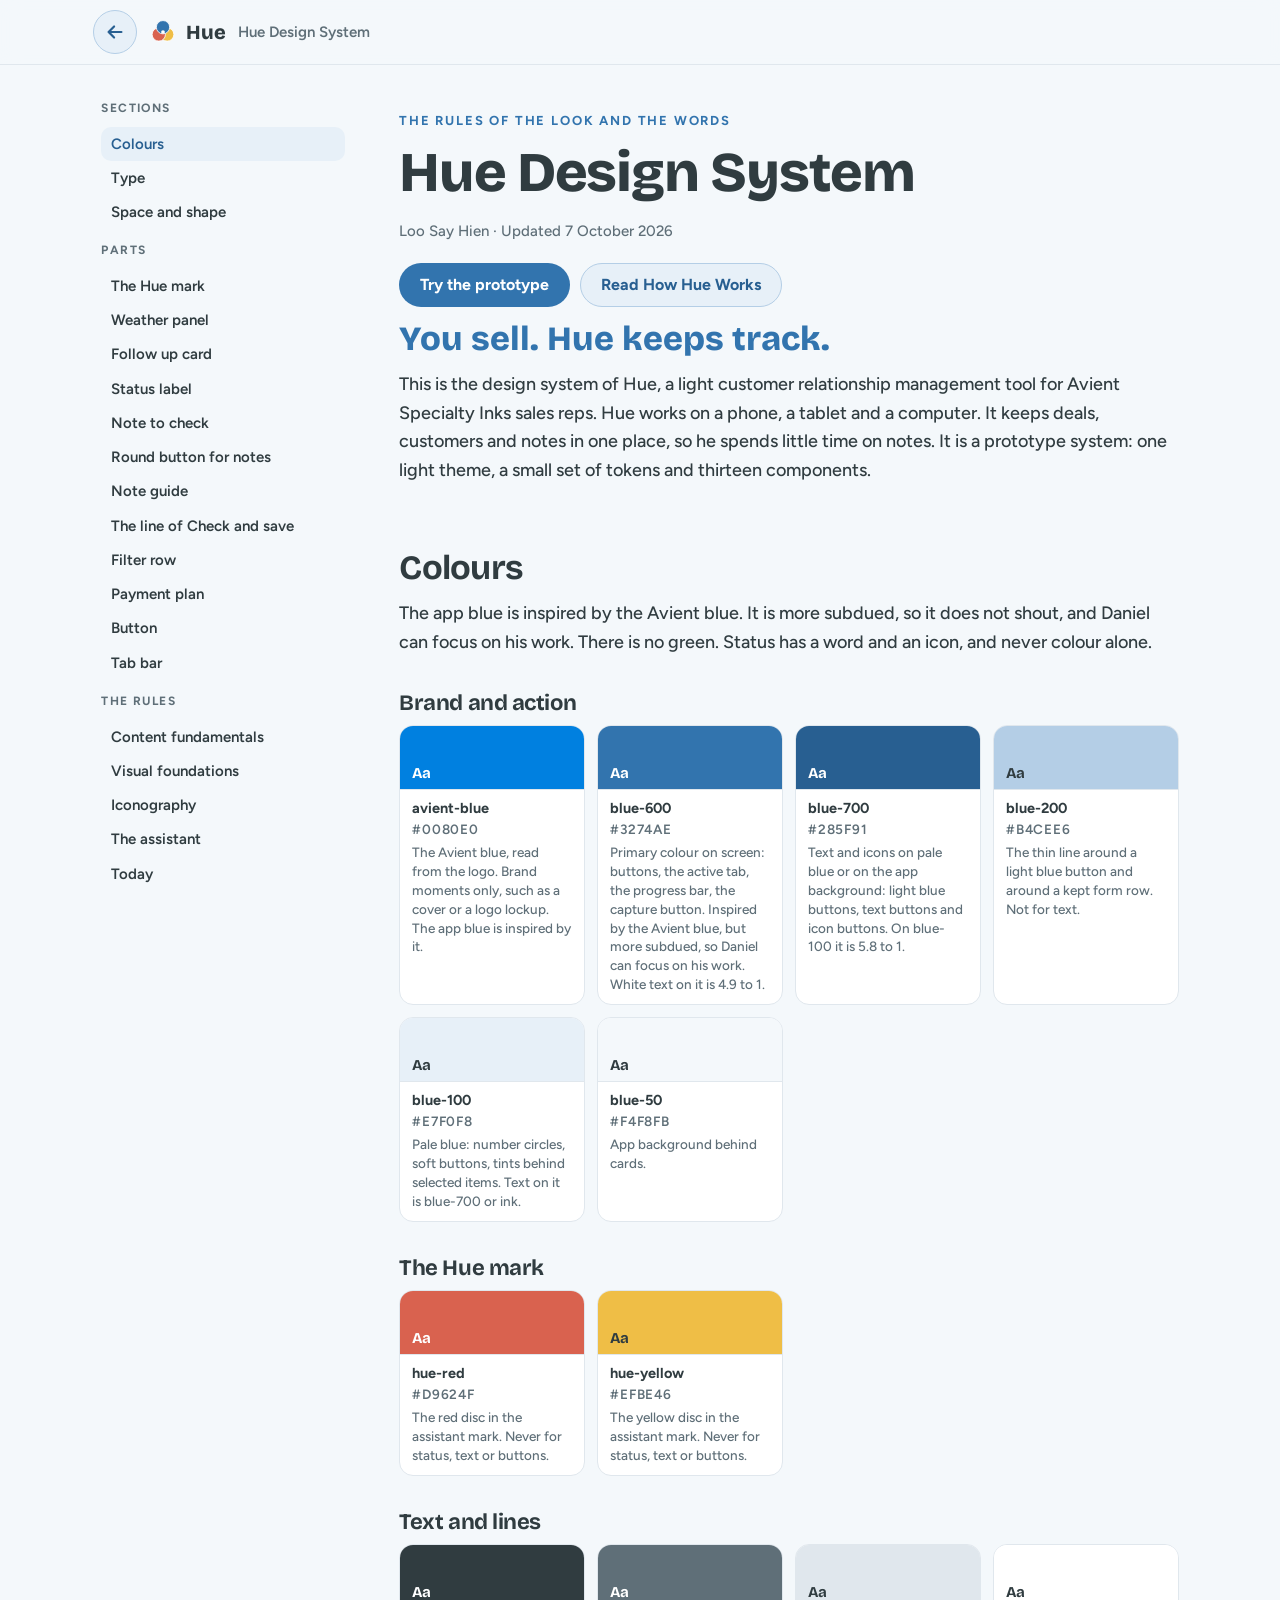
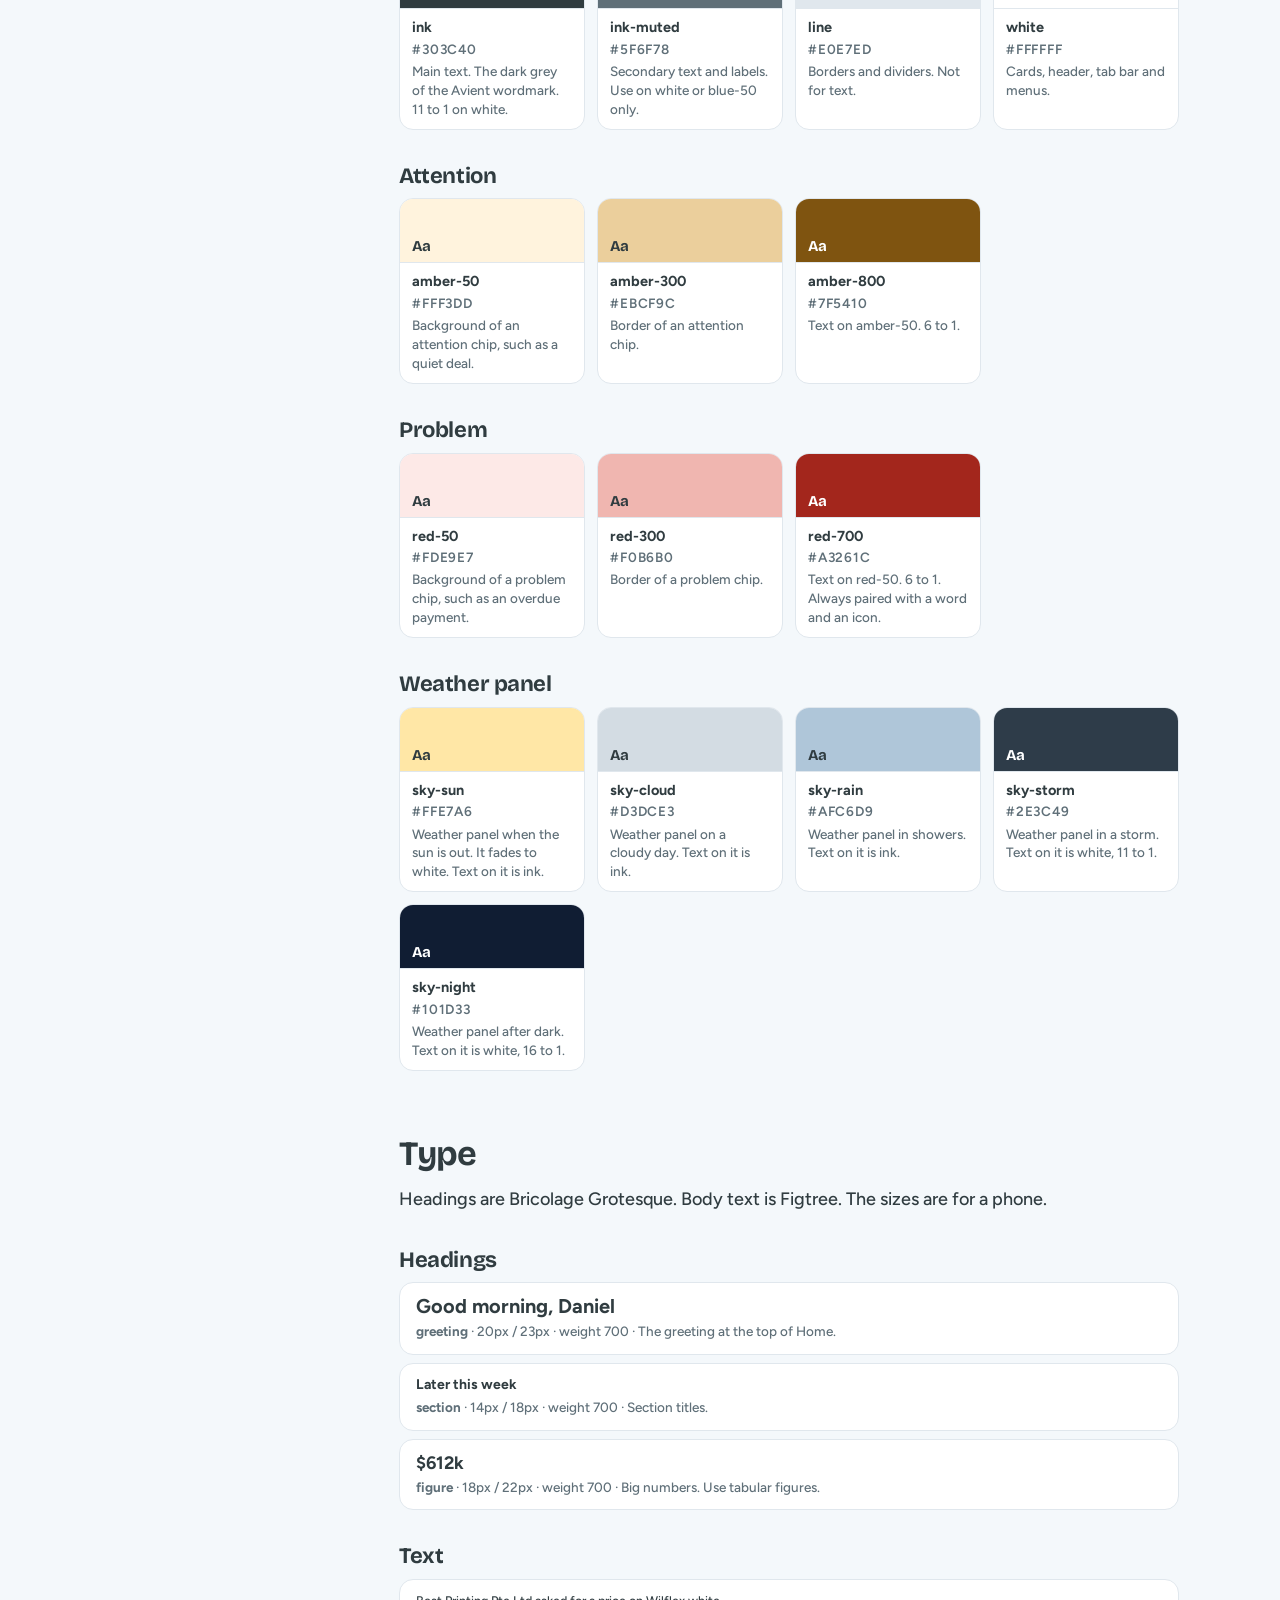
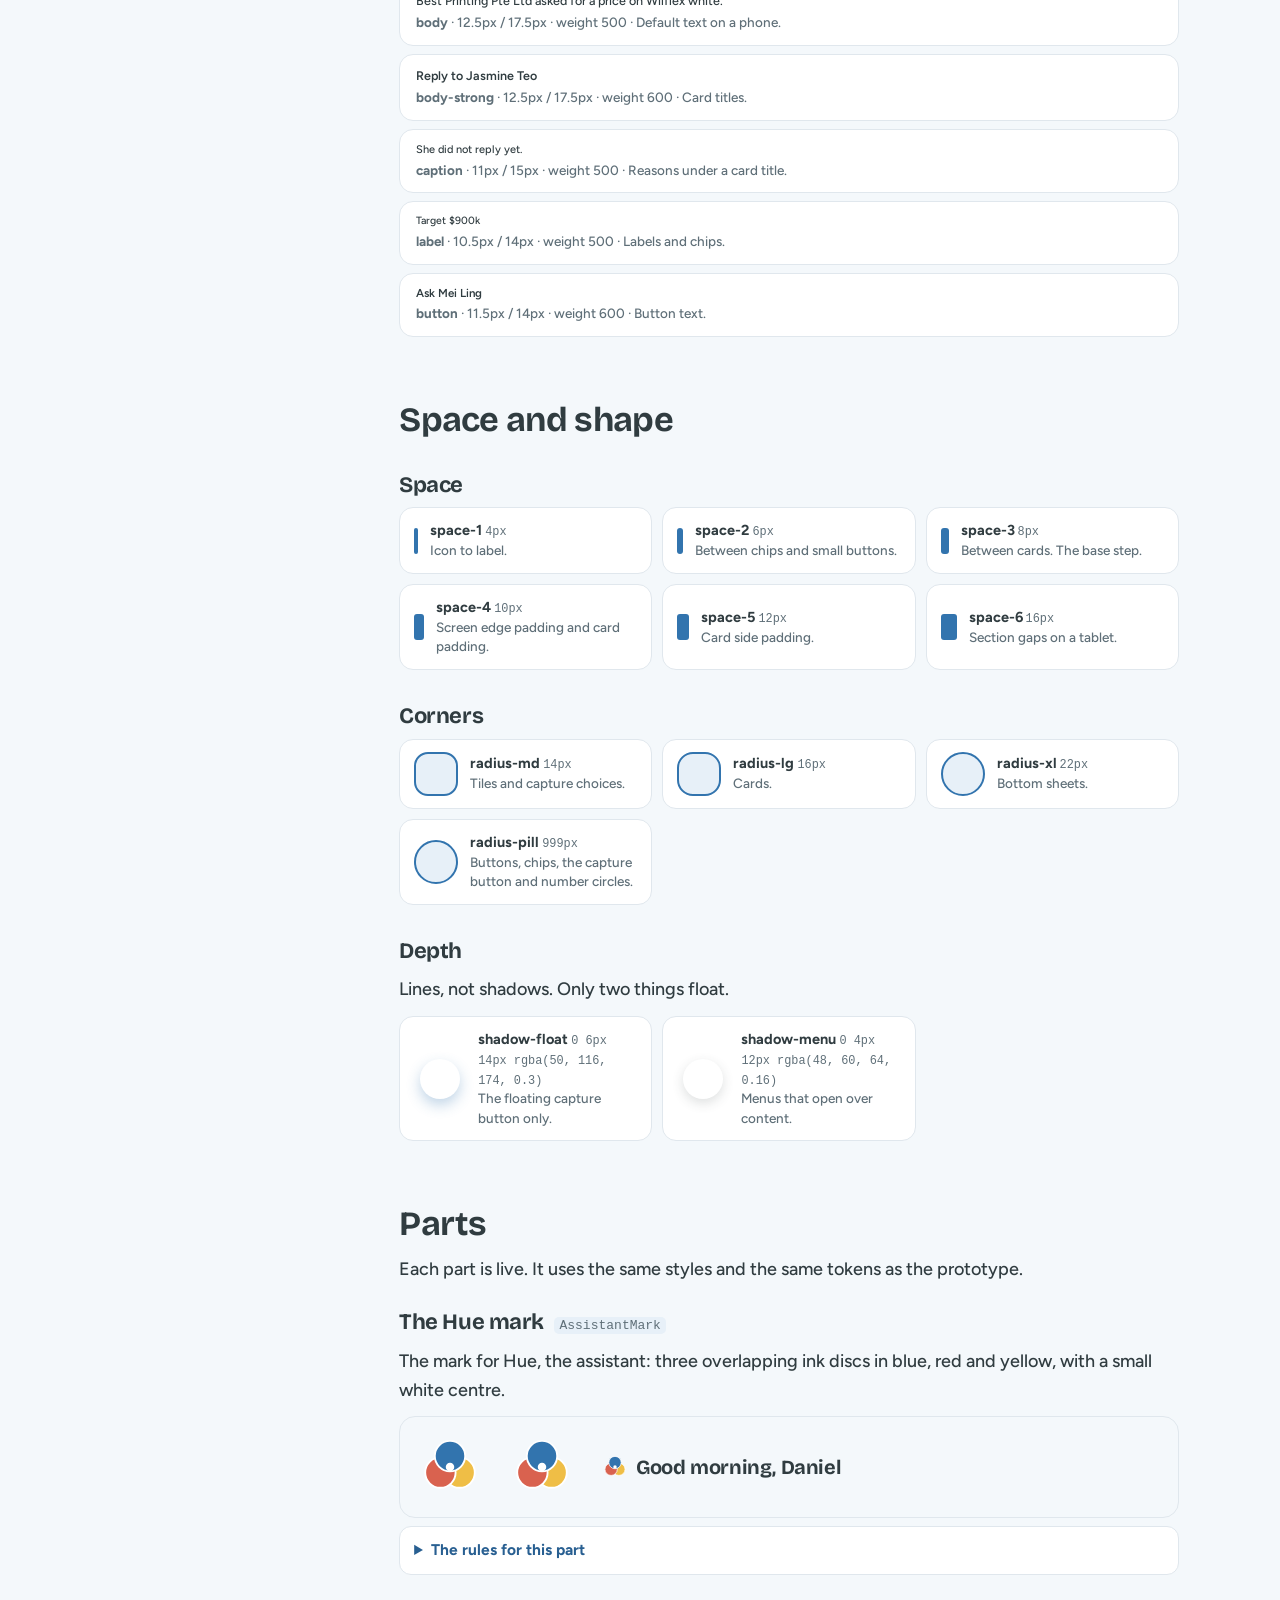
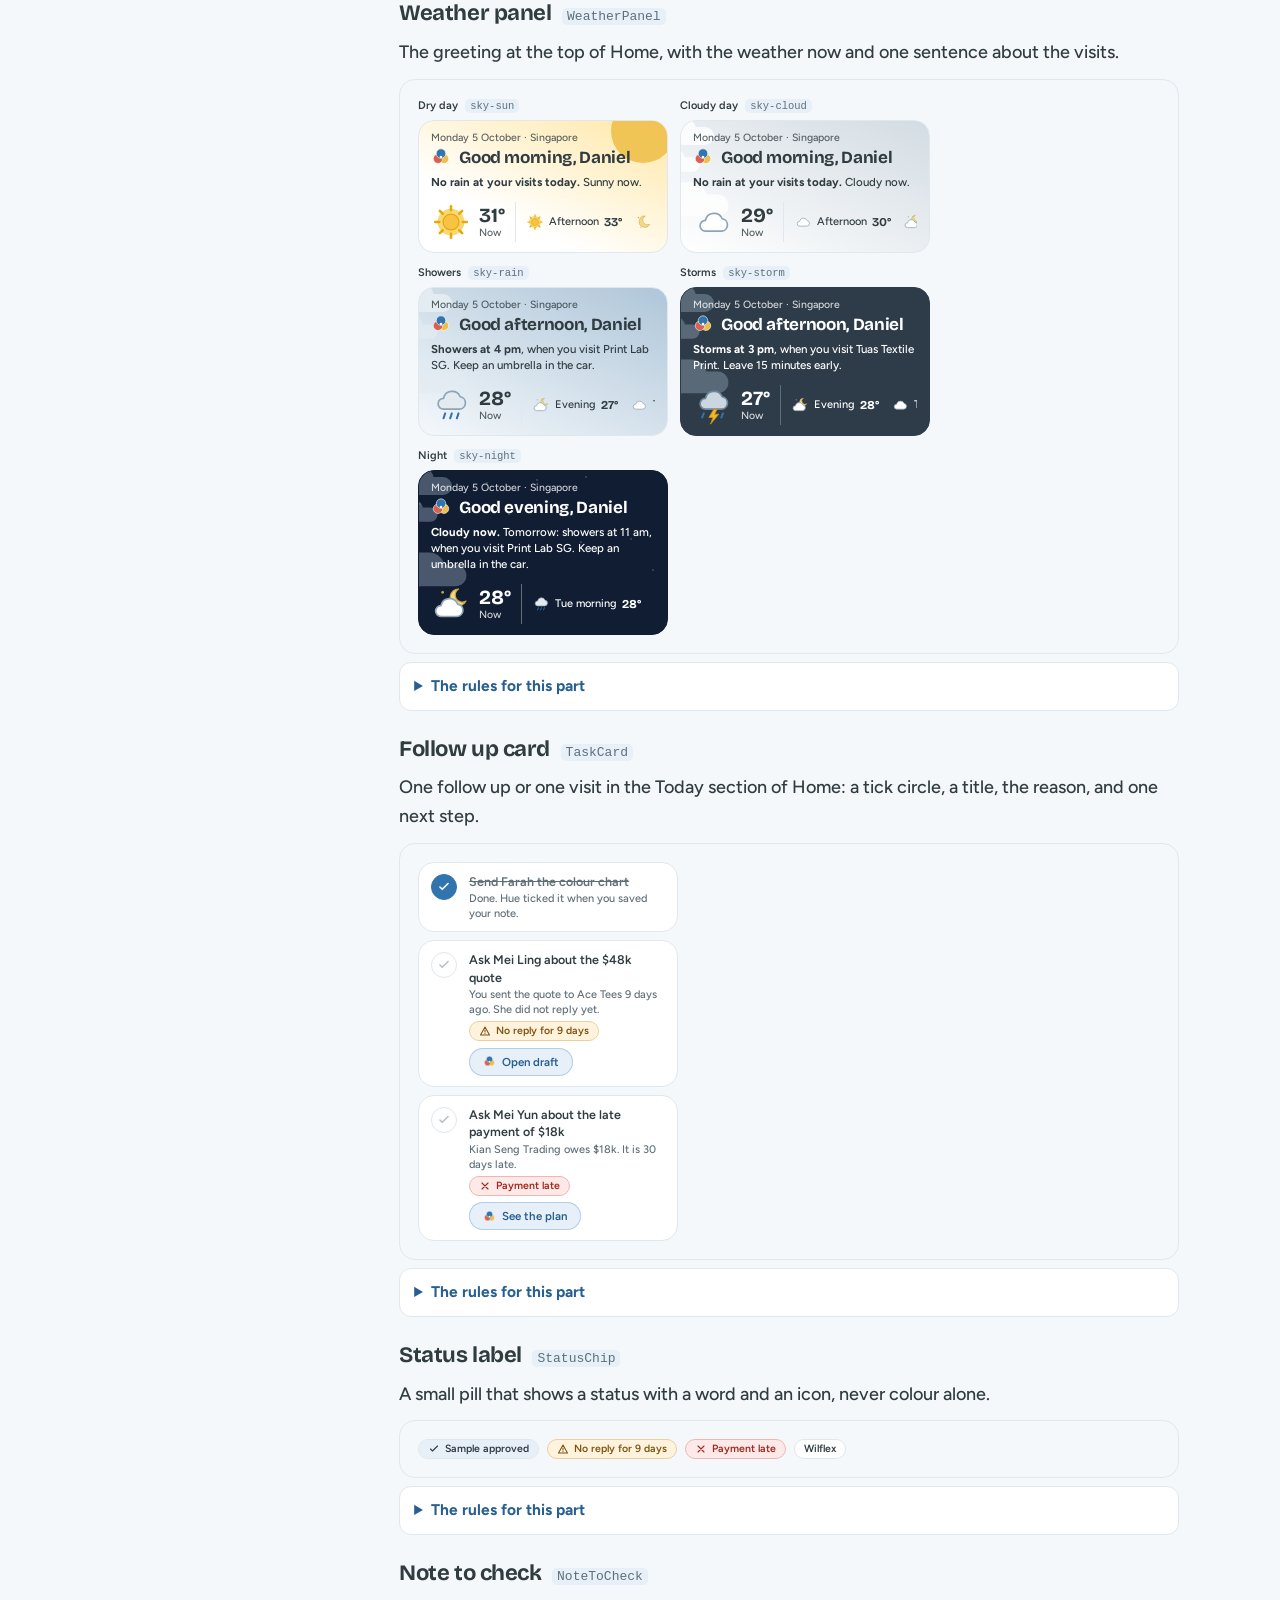
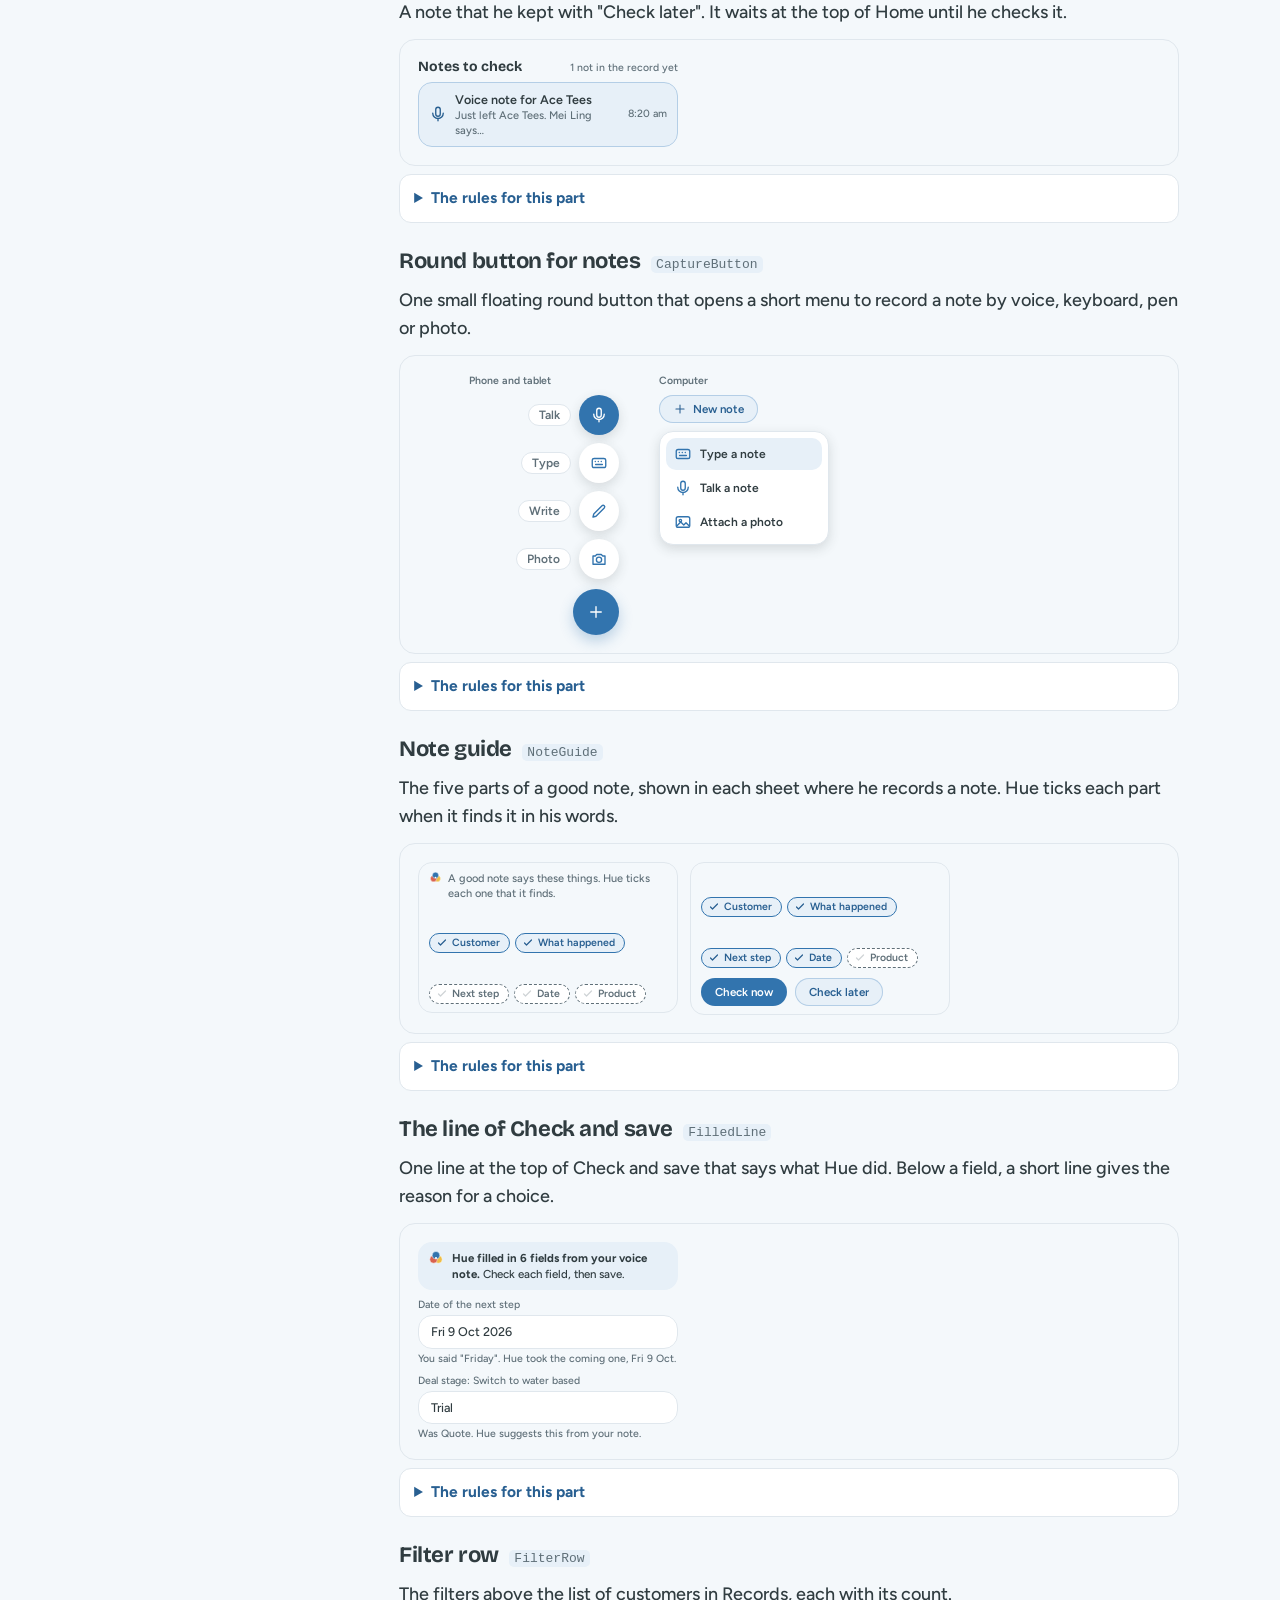
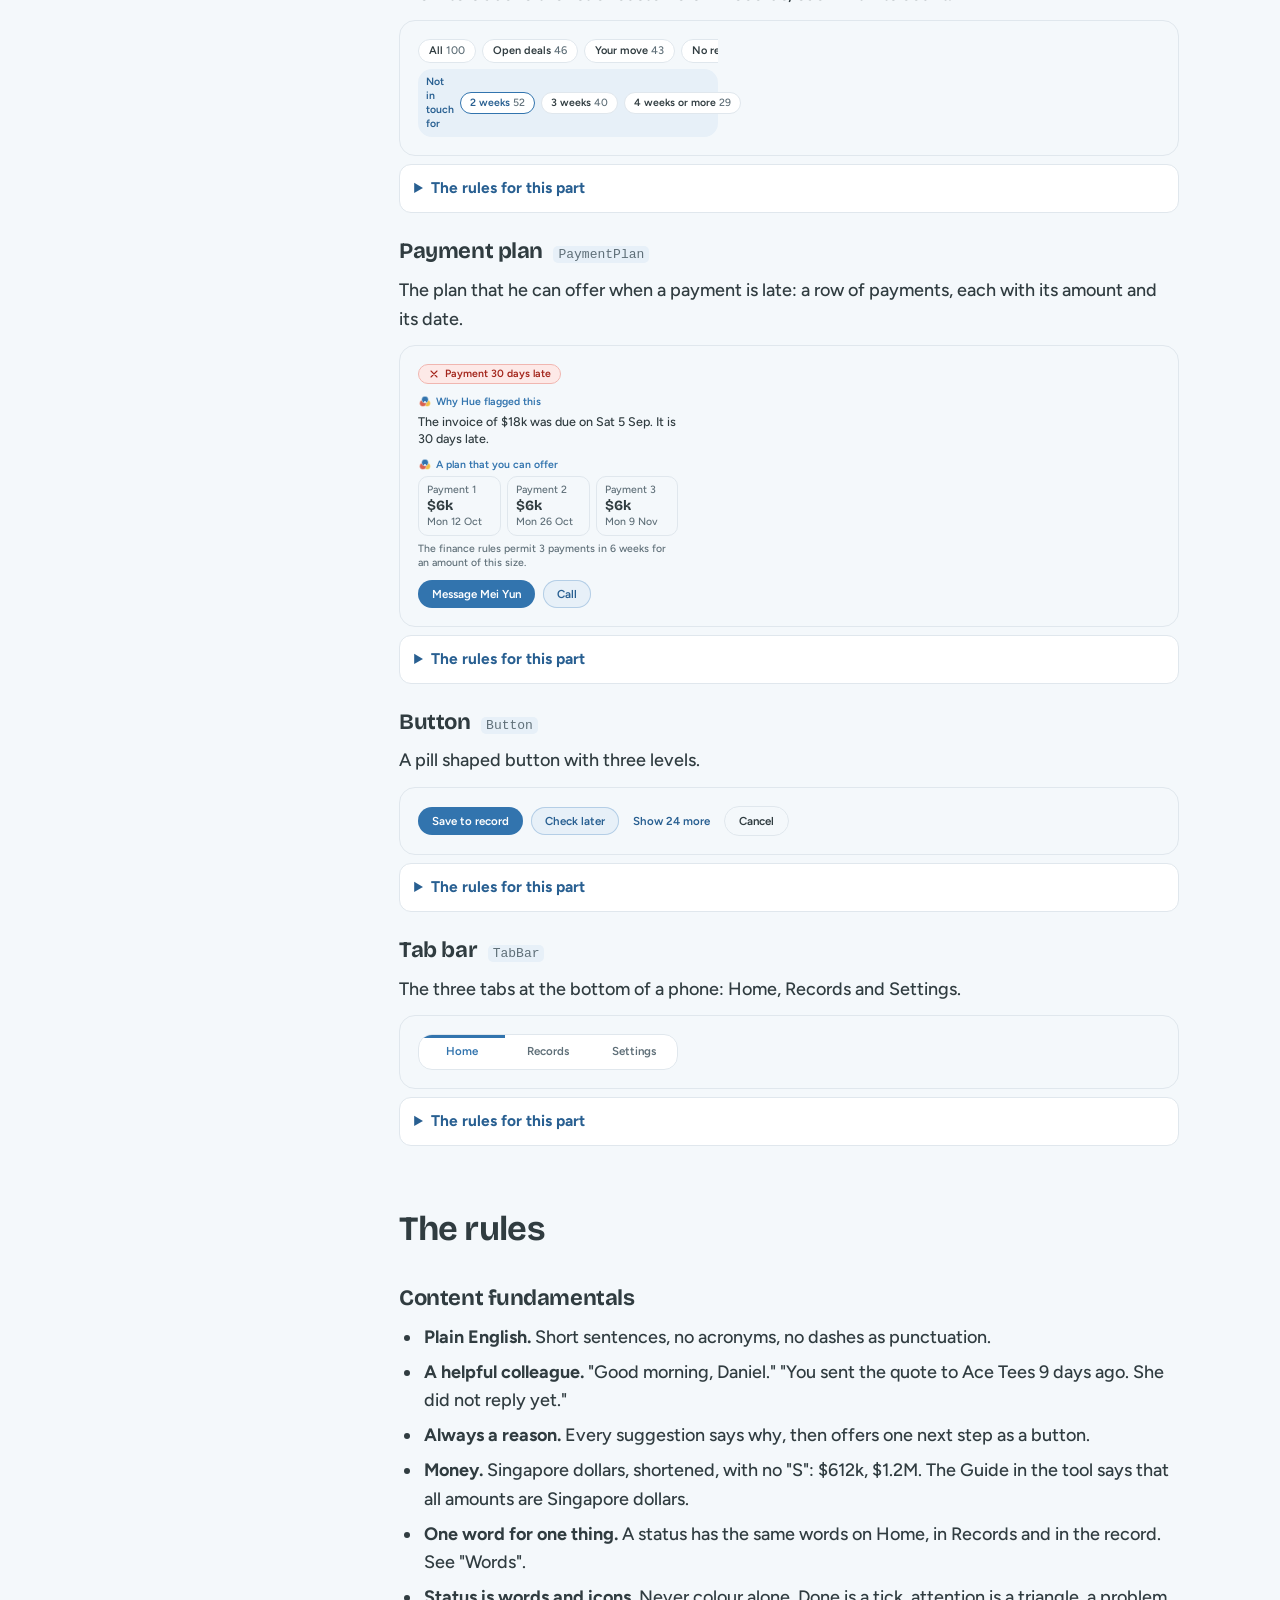
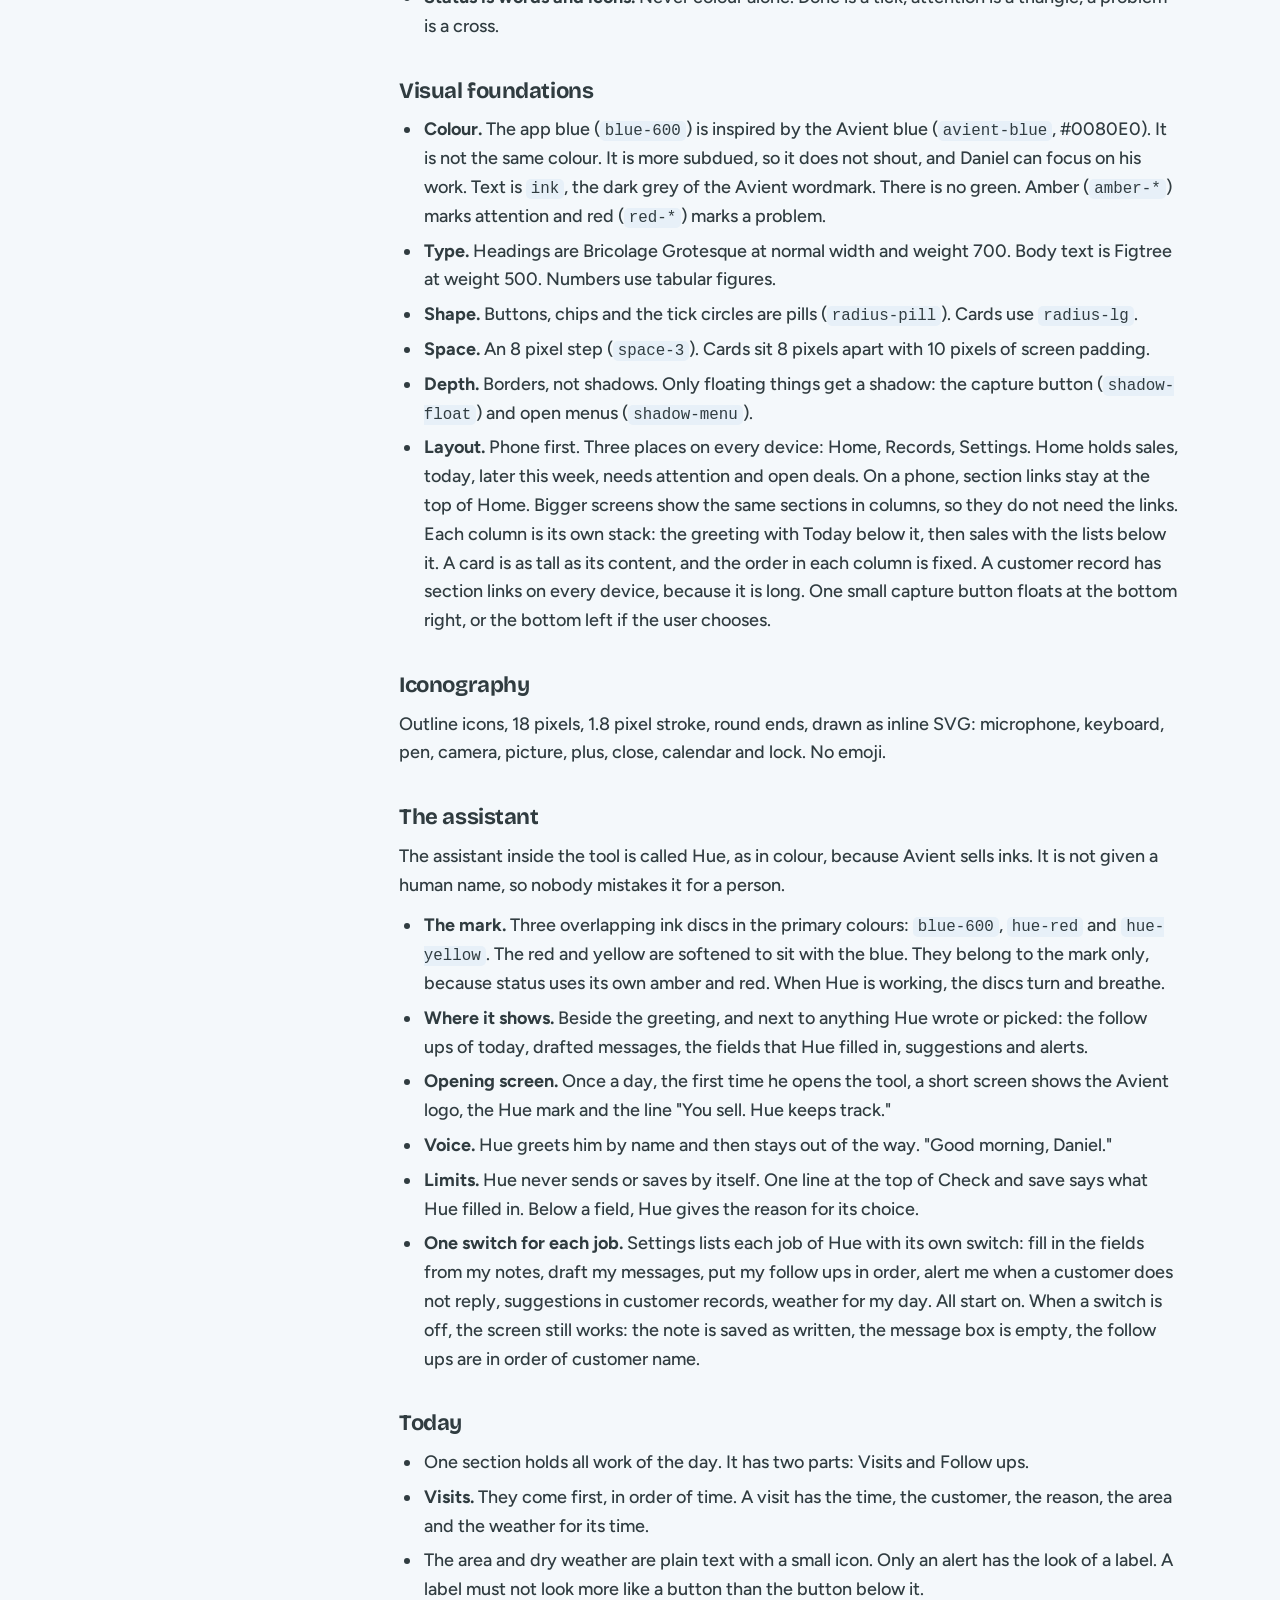
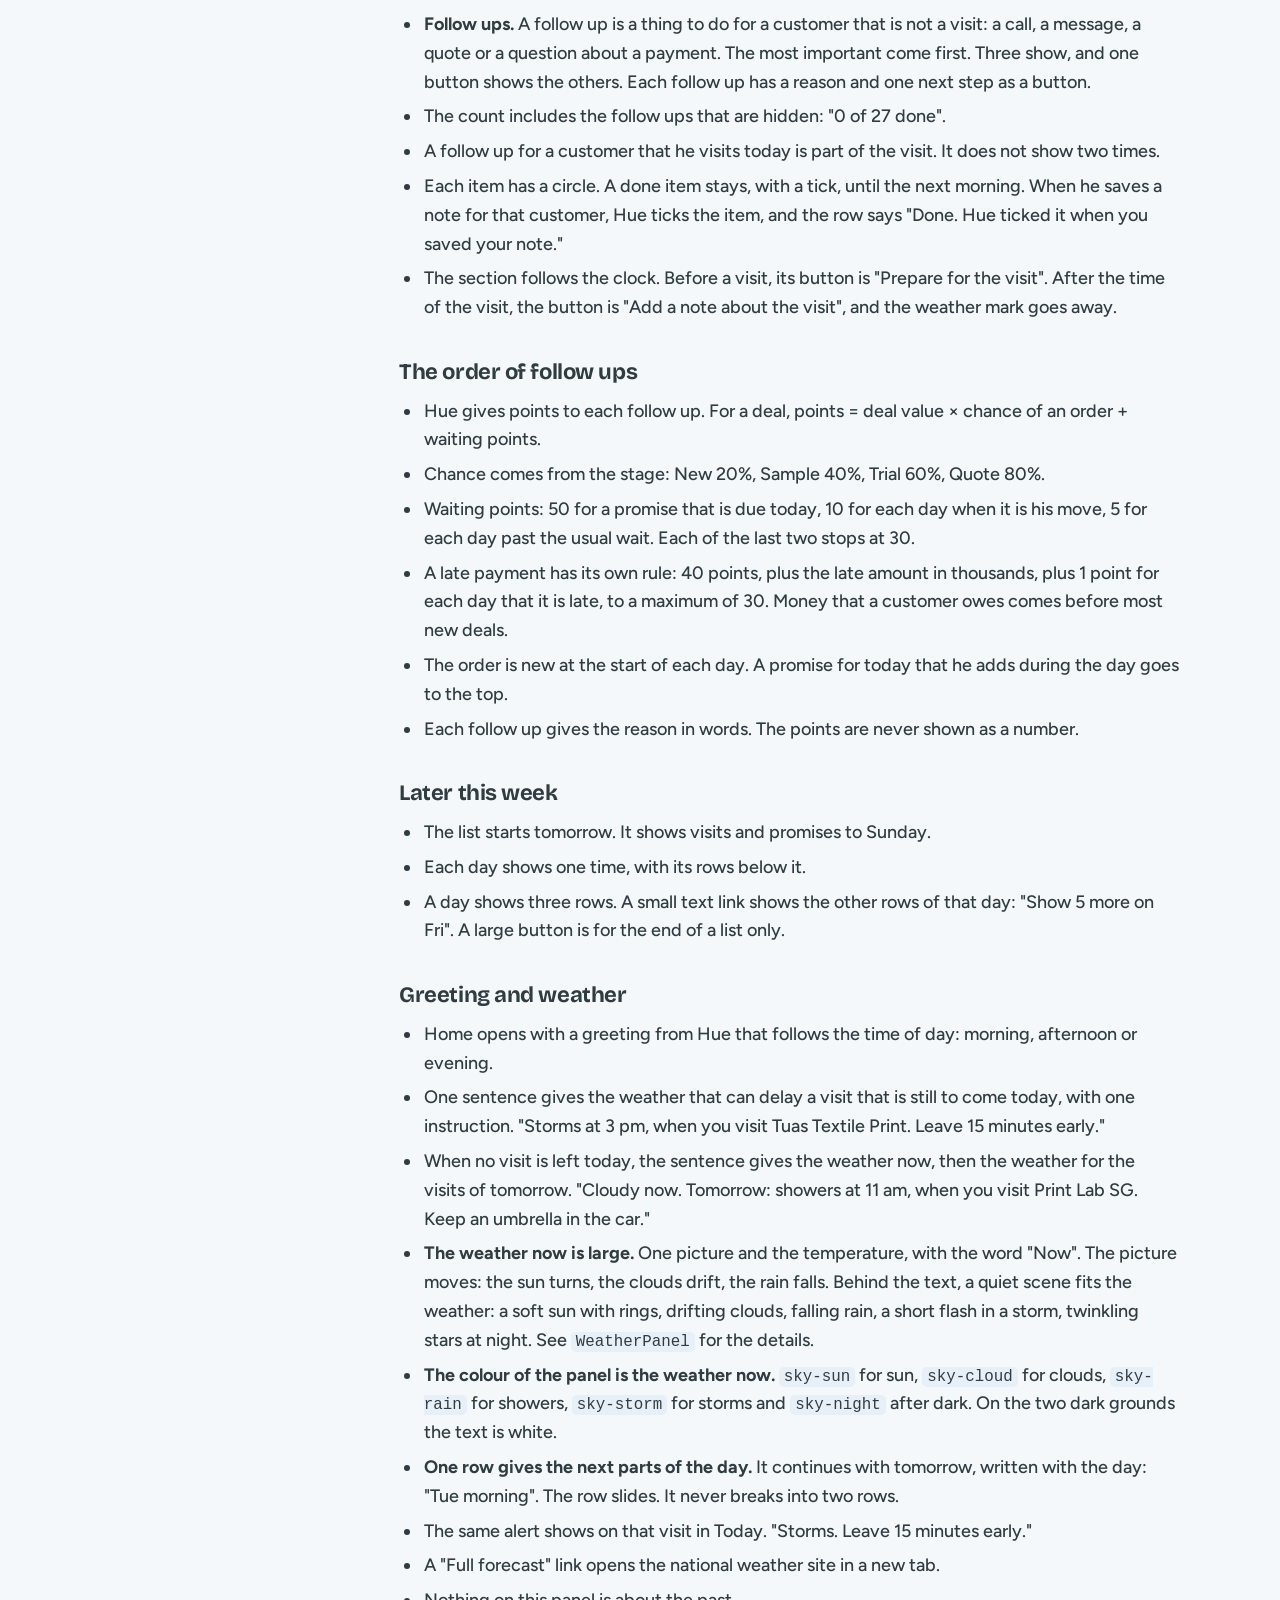
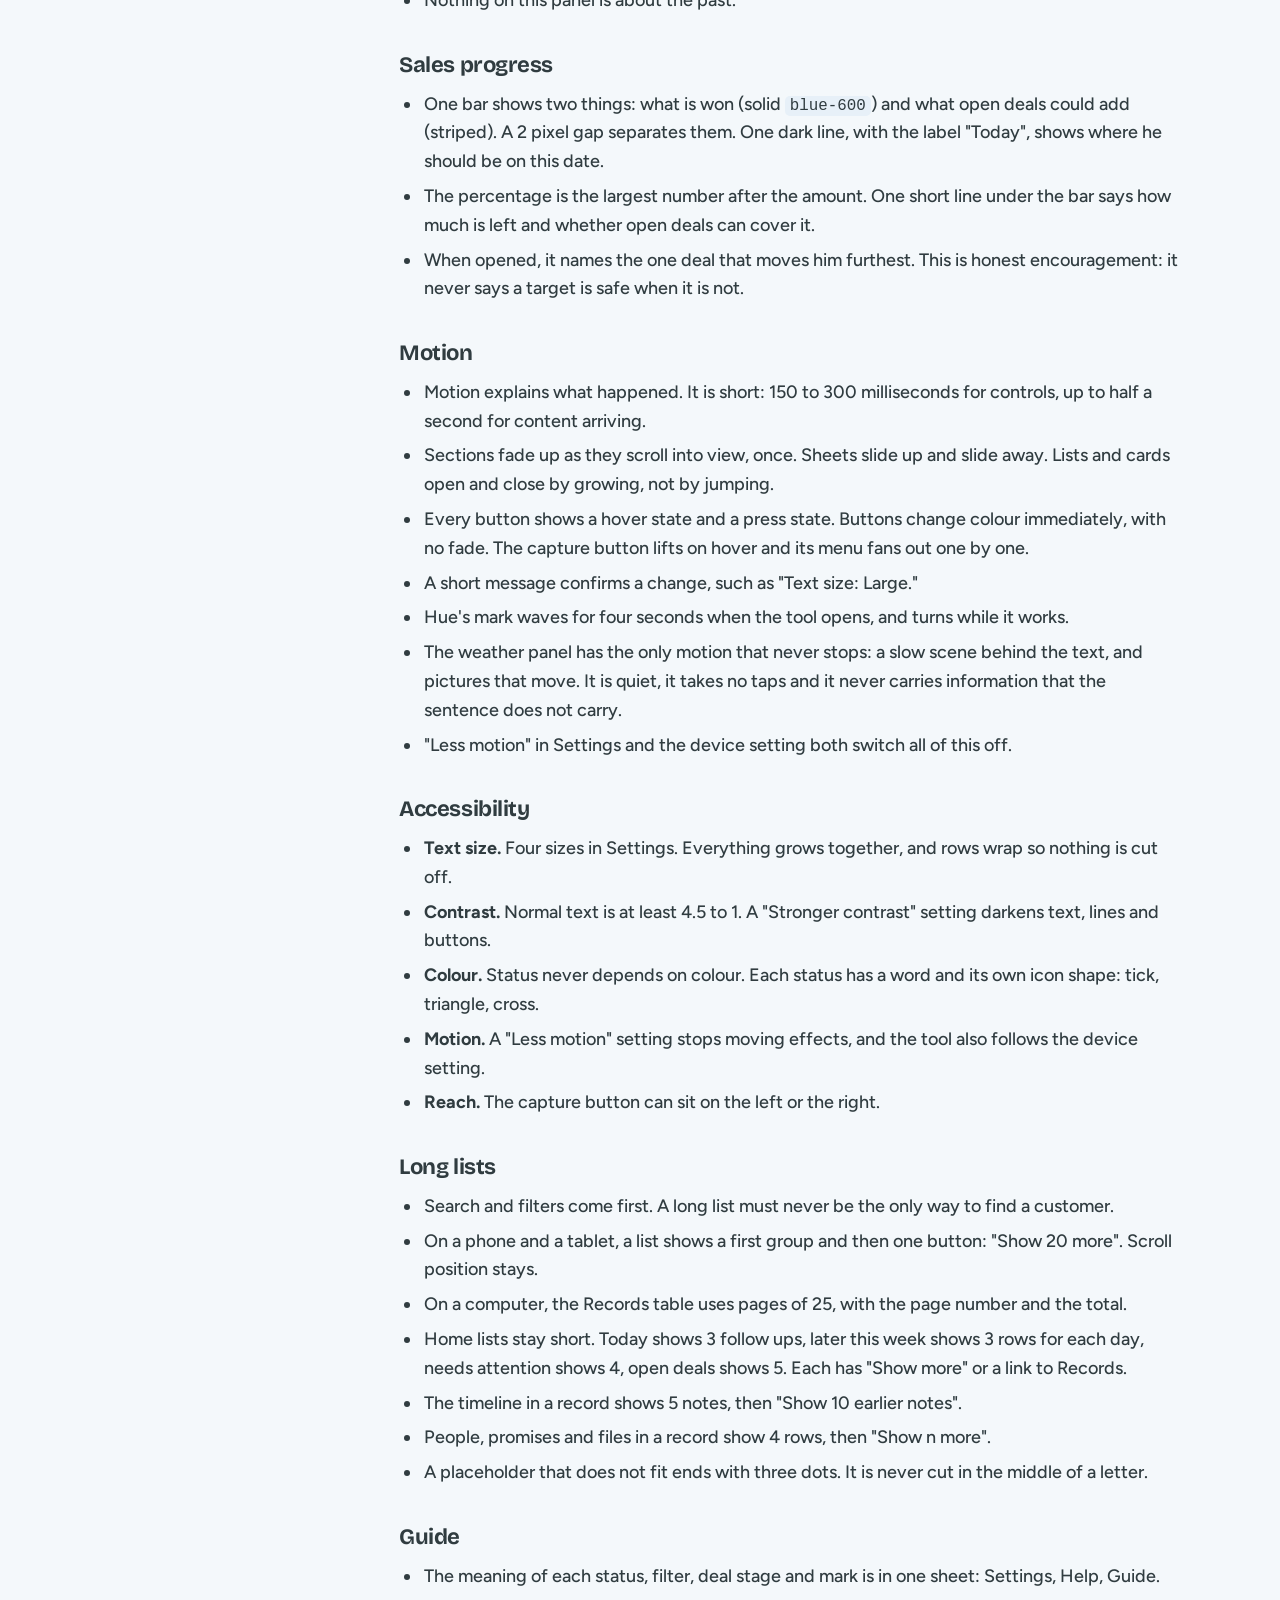
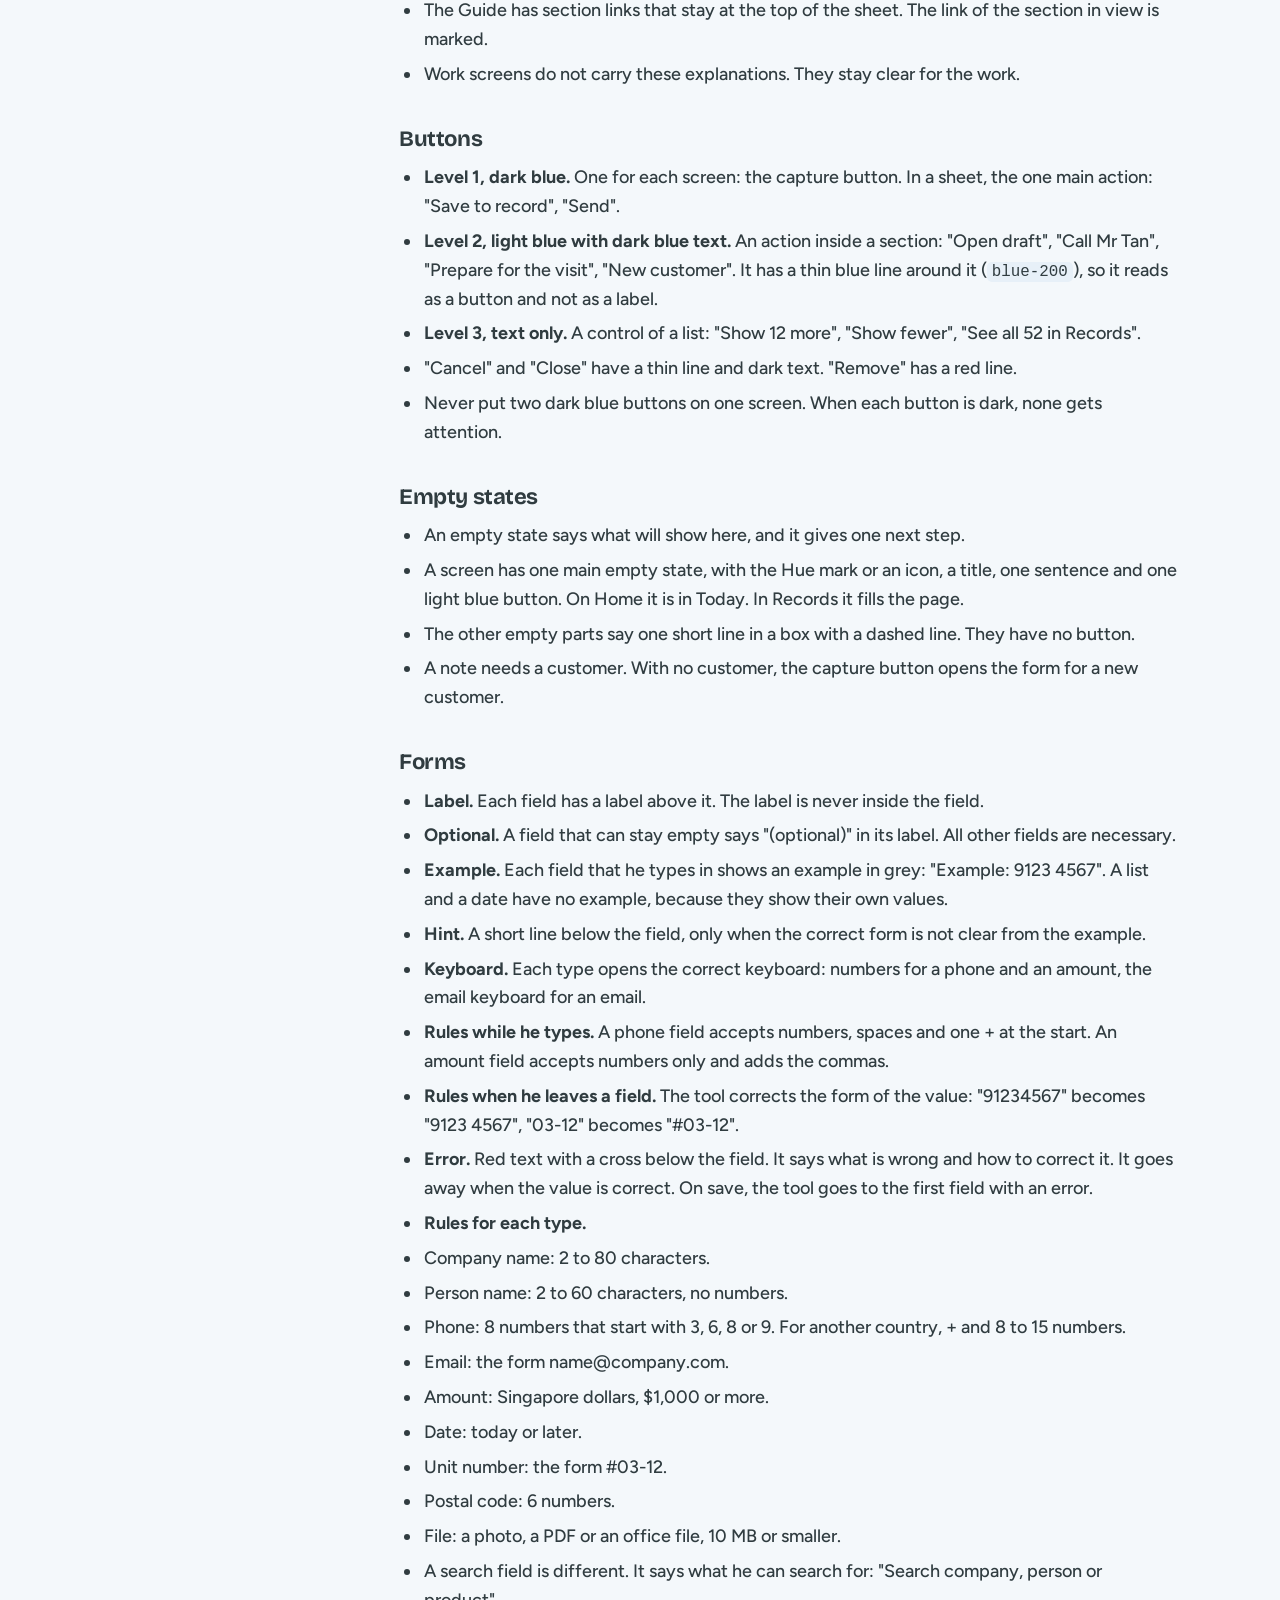
<file: design-system/index.html>
<!doctype html>
<html lang="en">
<head>
<meta charset="utf-8">
<meta name="viewport" content="width=device-width,initial-scale=1">
<title>Hue Design System</title>
<meta name="description" content="The Hue Design System: colours, type, parts and rules of the Hue sales assistant concept by Loo Say Hien.">
<meta name="robots" content="noindex">
<link rel="stylesheet" href="../assets/fonts/fonts.css">
<link rel="stylesheet" href="../assets/site.css">
<link rel="icon" href="data:image/svg+xml,%3Csvg xmlns='http://www.w3.org/2000/svg' viewBox='0 0 24 24'%3E%3Ccircle cx='15.6' cy='14.1' r='5.7' fill='%23EFBE46'/%3E%3Ccircle cx='8.4' cy='14.1' r='5.7' fill='%23D9624F'/%3E%3Ccircle cx='12' cy='7.9' r='5.7' fill='%233274AE'/%3E%3Ccircle cx='12' cy='12' r='1.6' fill='%23fff'/%3E%3C/svg%3E">
<style>

.hero .tools,.prose .tools{display:flex;flex-wrap:wrap;gap:10px;margin:20px 0 4px}
.lede2{font:800 clamp(24px,3.4vw,34px)/1.15 var(--fd);color:var(--blue);margin:22px 0 8px}
.sws{display:grid;grid-template-columns:repeat(auto-fill,minmax(170px,1fr));gap:12px;margin:10px 0 18px}
.sw{background:var(--white);border:1px solid var(--ln);border-radius:14px;overflow:hidden;font-size:13.5px;line-height:1.4;padding-bottom:10px;display:grid}
.sw i{display:grid;place-items:end start;height:64px;padding:8px 12px;font:700 15px/1 var(--fd);font-style:normal;border-bottom:1px solid var(--ln)}
.sw b{padding:8px 12px 0;font-size:14.5px}.sw code{padding:0 12px;color:var(--sub);font:500 12.5px ui-monospace,Menlo,monospace}.sw span{padding:4px 12px 0;color:var(--sub)}
.tys{display:grid;gap:8px;margin:10px 0 18px}
.ty{background:var(--white);border:1px solid var(--ln);border-radius:14px;padding:12px 16px}
.ty p{margin:0;color:#303C40}.ty span{display:block;font-size:13.5px;color:var(--sub);margin-top:4px;line-height:1.45}
.tks{display:grid;grid-template-columns:repeat(auto-fill,minmax(250px,1fr));gap:10px;margin:10px 0 18px}
.tk{display:flex;gap:12px;align-items:center;background:var(--white);border:1px solid var(--ln);border-radius:14px;padding:12px 14px;font-size:13.5px;line-height:1.45;color:var(--sub)}
.tk b{color:var(--ink);font-size:14.5px}.tk code{font:500 12.5px ui-monospace,Menlo,monospace}
.tk i{flex:none;display:block}.tk .sp{height:26px;background:var(--blue);border-radius:3px;min-width:4px}
.tk .rd{width:44px;height:44px;background:var(--soft);border:2px solid var(--blue)}.tk .sh{width:40px;height:40px;border-radius:50%;background:var(--white);margin:6px}
.part{margin:26px 0 0;scroll-margin-top:76px}.part h3{margin-top:0}.part h3 code{font:500 13px ui-monospace,Menlo,monospace;color:var(--sub);margin-left:6px;letter-spacing:0}
.pv{background:#F4F8FB;border:1px solid var(--ln);border-radius:16px;padding:18px;overflow-x:auto;margin:10px 0 8px}

.pv svg{max-width:none}
.part details{font-size:15.5px;border:1px solid var(--ln);border-radius:12px;background:var(--white);padding:0 14px}
.part summary{cursor:pointer;font-weight:700;padding:11px 0;color:var(--blue-d)}
.part details ul{margin:0 0 12px 1.2em}
.prose h3.bk{font-size:22px;margin-top:38px;scroll-margin-top:76px}
.prose code{font:500 .88em ui-monospace,Menlo,monospace;background:var(--soft);padding:1px 5px;border-radius:5px}
/* the hex value in a colour card: plain, with no ground behind it */
.prose .sw code{background:none;border-radius:0;padding:3px 12px 0;font:600 13.5px/1.3 var(--fb);letter-spacing:.06em;color:var(--sub)}
.prose .tk code{background:none;padding:0}
.sw{align-content:start}
/* the tokens and the styles of the parts, only inside a preview */
.pv{--font-display:"Bricolage Grotesque", "Figtree", system-ui, sans-serif;--font-body:"Figtree", system-ui, -apple-system, "Segoe UI", sans-serif;--avient-blue:#0080E0;--blue-600:#3274AE;--blue-700:#285F91;--hue-red:#D9624F;--hue-yellow:#EFBE46;--blue-200:#B4CEE6;--blue-100:#E7F0F8;--blue-50:#F4F8FB;--white:#FFFFFF;--ink:#303C40;--ink-muted:#5F6F78;--line:#E0E7ED;--amber-50:#FFF3DD;--amber-300:#EBCF9C;--amber-800:#7F5410;--red-50:#FDE9E7;--red-300:#F0B6B0;--red-700:#A3261C;--sky-sun:#FFE7A6;--sky-cloud:#D3DCE3;--sky-rain:#AFC6D9;--sky-storm:#2E3C49;--sky-night:#101D33;--space-1:4px;--space-2:6px;--space-3:8px;--space-4:10px;--space-5:12px;--space-6:16px;--radius-md:14px;--radius-lg:16px;--radius-xl:22px;--radius-pill:999px;--shadow-float:0 6px 14px rgba(50, 116, 174, 0.3);--shadow-menu:0 4px 12px rgba(48, 60, 64, 0.16)}
.pv .row{display:flex;gap:12px;flex-wrap:wrap;align-items:flex-start}

.pv .ds{ font-family: var(--font-body); font-weight: 500; font-size: 12.5px; line-height: 1.4; color: var(--ink); }
.pv .ds *{ box-sizing: border-box; }
.pv .ds svg.ic{ width: 18px; height: 18px; fill: none; stroke: currentColor; stroke-width: 1.8; stroke-linecap: round; stroke-linejoin: round; flex: none; }
.pv .btn{ font: 600 11.5px/14px var(--font-body); border: 0; border-radius: var(--radius-pill); padding: 7px 14px; cursor: pointer; }
.pv .btn-primary{ background: var(--blue-600); color: var(--white); }
.pv .btn-soft{ background: var(--blue-100); color: var(--blue-700); box-shadow: inset 0 0 0 1px var(--blue-200); }
.pv .btn-ghost{ background: transparent; border: 1px solid var(--line); color: var(--ink); }
.pv .chip{ display: inline-flex; align-items: center; gap: 5px; font: 600 10.5px/14px var(--font-body); padding: 2px 9px; border-radius: var(--radius-pill); border: 1px solid var(--line); background: var(--white); color: var(--ink); }
.pv .chip-done{ background: var(--blue-100); }
.pv .chip-warn{ background: var(--amber-50); border-color: var(--amber-300); color: var(--amber-800); }
.pv .chip-bad{ background: var(--red-50); border-color: var(--red-300); color: var(--red-700); }
.pv .task{ display: grid; grid-template-columns: 28px 1fr; gap: 6px 10px; background: var(--white); border: 1px solid var(--line); border-radius: var(--radius-lg); padding: 10px 12px; width: 260px; }
.pv .task .tick{ width: 26px; height: 26px; margin-top: 1px; border-radius: var(--radius-pill); display: grid; place-items: center; background: var(--white); border: 1.5px solid var(--line); color: var(--ink-muted); }
.pv .task .tick .ic{ width: 14px; height: 14px; stroke-width: 2.6; opacity: .45; }
.pv .task.done .tick{ background: var(--blue-600); border-color: var(--blue-600); color: var(--white); }
.pv .task.done .tick .ic{ opacity: 1; }
.pv .task.done .title{ color: var(--ink-muted); text-decoration: line-through; }
.pv .task .title{ display: block; font-weight: 600; }
.pv .task .why{ display: block; color: var(--ink-muted); font-size: 11px; line-height: 15px; margin-top: 1px; }
.pv .task .chip{ margin-top: 4px; }
.pv .task .btn{ grid-column: 2; justify-self: start; }
.pv .tabs{ display: grid; grid-template-columns: repeat(3, 1fr); width: 260px; background: var(--white); border: 1px solid var(--line); border-radius: var(--radius-md); overflow: hidden; }
.pv .tabs div{ text-align: center; padding: 9px 0 11px; font: 600 11.5px/14px var(--font-body); color: var(--ink-muted); }
.pv .tabs div.on{ color: var(--blue-600); box-shadow: inset 0 3px 0 var(--blue-600); }
.pv .fab{ width: 46px; height: 46px; border-radius: var(--radius-pill); border: 0; background: var(--blue-600); color: var(--white); display: grid; place-items: center; box-shadow: var(--shadow-float); cursor: pointer; }
.pv .fan{ display: grid; gap: var(--space-3); justify-items: end; }
.pv .fan .row{ display: flex; align-items: center; gap: var(--space-3); font: 600 12px var(--font-body); }
.pv .fan .row span{ background: var(--white); border: 1px solid var(--line); border-radius: var(--radius-pill); padding: 3px 10px; }
.pv .fan .row button{ width: 40px; height: 40px; border-radius: var(--radius-pill); border: 0; background: var(--white); color: var(--blue-600); display: grid; place-items: center; box-shadow: var(--shadow-menu); cursor: pointer; }
.pv .fan .row.first button{ background: var(--blue-600); color: var(--white); }
.pv .chip svg.ic{ width: 12px; height: 12px; stroke-width: 2.2; }
.pv .btn svg.ic{ width: 14px; height: 14px; }
.pv .hue{ flex: none; }
.pv .hue circle{ stroke: var(--white); stroke-width: .7; }
.pv .hue .h1{ fill: var(--blue-600); }
.pv .hue .h2{ fill: var(--hue-red); }
.pv .hue .h3{ fill: var(--hue-yellow); }
.pv .hue .h0{ fill: var(--white); stroke: none; }
.pv .hue .hg{ transform-origin: 12px 12px; }
.pv .hue.work .hg{ animation: hue-spin 1.5s cubic-bezier(.6,.1,.4,.9) infinite; }
@keyframes hue-spin { to { transform: rotate(360deg); } }
@media (prefers-reduced-motion: reduce) { .hue.work .hg { animation: none; } }
.pv .greet{ display: flex; align-items: center; gap: 8px; font: 700 20px/23px var(--font-display); margin: 0; }
.pv .btn-quiet{ background: transparent; color: var(--blue-700); padding-inline: 6px; }
.pv .wx{ width: 250px; border-radius: var(--radius-lg); padding: 10px 12px; border: 1px solid var(--line); background: linear-gradient(205deg, var(--sky-sun), var(--white) 70%); color: var(--ink); }
.pv .wx.cloud{ background: linear-gradient(205deg, var(--sky-cloud), var(--white)); }
.pv .wx.rain{ background: linear-gradient(205deg, var(--sky-rain), var(--blue-50)); }
.pv .wx.storm{ background: var(--sky-storm); border-color: var(--sky-storm); color: var(--white); }
.pv .wx.night{ background: var(--sky-night); border-color: var(--sky-night); color: var(--white); }
.pv .wx .date{ font: 500 10.5px/14px var(--font-body); opacity: .8; }
.pv .wx .greet{ font-size: 17px; line-height: 21px; margin-top: 2px; }
.pv .wx .line{ font-size: 11.5px; line-height: 16px; margin-top: 6px; }
.pv .wx .now{ display: flex; align-items: center; gap: 10px; margin-top: 8px; }
.pv .wx .big{ display: flex; align-items: center; gap: 8px; padding-right: 10px; border-right: 1px solid var(--line); }
.pv .wx.storm .big,.pv .wx.night .big{ border-color: var(--ink-muted); }
.pv .wx .big svg.ic{ width: 30px; height: 30px; }
.pv .wx .big b{ display: block; font: 700 20px/22px var(--font-display); }
.pv .wx .big i{ display: block; font-style: normal; font-size: 10.5px; line-height: 13px; opacity: .8; }
.pv .wx .next{ display: flex; gap: 12px; font-size: 11px; white-space: nowrap; overflow: hidden; }
.pv .wx .next b{ font: 700 12px/14px var(--font-display); }
.pv .guide{ width: 260px; border: 1px solid var(--line); border-radius: var(--radius-md); padding: 8px 10px; background: var(--blue-50); }
.pv .guide .lead{ display: flex; gap: 6px; align-items: flex-start; font-size: 11px; line-height: 15px; color: var(--ink-muted); margin: 0; }
.pv .guide .parts{ display: flex; flex-wrap: wrap; gap: 5px; margin-top: 6px; }
.pv .part{ display: inline-flex; align-items: center; gap: 4px; font: 600 10.5px/14px var(--font-body); padding: 2px 9px 2px 6px; border-radius: var(--radius-pill); border: 1px dashed var(--ink-muted); color: var(--ink-muted); background: var(--white); }
.pv .part svg.ic{ width: 12px; height: 12px; stroke-width: 2.4; opacity: .3; }
.pv .part.ok{ border: 1px solid var(--blue-600); color: var(--blue-700); background: var(--blue-100); }
.pv .part.ok svg.ic{ opacity: 1; }
.pv .filled{ display: flex; gap: 8px; align-items: flex-start; width: 260px; background: var(--blue-100); border-radius: var(--radius-md); padding: 8px 10px; font-size: 11.5px; line-height: 16px; }
.pv .filled b{ font-weight: 700; }
.pv .reason{ font-size: 10.5px; line-height: 14px; color: var(--ink-muted); margin: 3px 0 0; }
.pv .field{ width: 260px; border: 1px solid var(--line); border-radius: var(--radius-md); background: var(--white); padding: 7px 12px; font-size: 12.5px; }
.pv .flabel{ font: 500 10.5px/14px var(--font-body); color: var(--ink-muted); margin: 8px 0 3px; }
.pv .notes{ width: 260px; }
.pv .notes .head{ display: flex; justify-content: space-between; align-items: baseline; font: 700 14px/18px var(--font-display); }
.pv .notes .head span{ font: 500 10.5px/14px var(--font-body); color: var(--ink-muted); }
.pv .notes .row{ display: grid; grid-template-columns: auto 1fr auto; gap: 8px; align-items: center; margin-top: 6px; background: var(--blue-100); border: 1px solid var(--blue-200); border-radius: var(--radius-md); padding: 8px 10px; }
.pv .notes .row svg.ic{ color: var(--blue-700); }
.pv .notes .row b{ display: block; font-weight: 600; }
.pv .notes .row i{ display: block; font-style: normal; font-size: 11px; line-height: 15px; color: var(--ink-muted); }
.pv .notes .row time{ font-size: 10.5px; color: var(--ink-muted); }
.pv .filters{ display: flex; gap: 6px; width: 300px; overflow: hidden; }
.pv .pill{ flex: none; font: 600 11px/14px var(--font-body); padding: 4px 10px; border-radius: var(--radius-pill); border: 1px solid var(--line); background: var(--white); color: var(--ink); white-space: nowrap; }
.pv .pill span{ color: var(--ink-muted); font-weight: 500; margin-left: 3px; }
.pv .pill.on{ border-color: var(--blue-600); color: var(--blue-700); background: var(--blue-100); }
.pv .fsub{ display: flex; align-items: center; gap: 6px; width: 300px; background: var(--blue-100); border-radius: var(--radius-md); padding: 6px 8px; margin-top: 6px; }
.pv .fsub > b{ font: 600 10.5px/14px var(--font-body); color: var(--blue-700); }
.pv .fsub .pill{ padding: 3px 9px; font-size: 10.5px; }
.pv .fsub .pill.on{ background: var(--white); }
.pv .plan{ display: grid; grid-template-columns: repeat(3, 1fr); gap: 6px; width: 260px; }
.pv .plan div{ border: 1px solid var(--line); border-radius: 10px; padding: 6px 8px; background: var(--blue-50); }
.pv .plan span{ display: block; font-size: 10.5px; line-height: 14px; color: var(--ink-muted); }
.pv .plan b{ display: block; font: 700 14px/18px var(--font-display); }
.pv .byhue{ display: flex; align-items: center; gap: 4px; font: 600 10.5px/14px var(--font-body); color: var(--blue-600); margin: 0 0 4px; }
.pv .wx{ position: relative; overflow: hidden; }
.pv .wx > :not(.fx){ position: relative; z-index: 1; }
.pv .wx .fx{ position: absolute; inset: 0; z-index: 0; pointer-events: none; overflow: hidden; }
.pv .wx .sun,.pv .wx .ring{ position: absolute; right: -8px; top: -22px; width: 64px; height: 64px; border-radius: 50%; background: var(--hue-yellow); }
.pv .wx .sun{ opacity: .85; }
.pv .wx .ring{ opacity: 0; animation: wx-ring 3.6s ease-out infinite; }
.pv .wx .ring.r2{ animation-delay: -1.8s; }
@keyframes wx-ring { from { transform: scale(1); opacity: .32; }
to{ transform: scale(2.6); opacity: 0; } }
.pv .wx .cl{ position: absolute; top: 8px; left: -30%; width: 70px; height: 20px; border-radius: 999px; color: var(--white); background: currentColor; opacity: .95; box-shadow: 16px -9px 0 3px currentColor, 38px -3px 0 -1px currentColor; animation: wx-drift 38s linear infinite; }
.pv .wx .cl.c1{ top: 36px; animation-duration: 47s; opacity: .75; transform: scale(.8); }
.pv .wx .cl.c2{ top: 60%; animation-duration: 56s; opacity: .6; transform: scale(1.2); }
.pv .wx.cloud .cl{ color: var(--white); opacity: .8; }
.pv .wx.rain .cl{ color: #E4ECF2; }
.pv .wx.storm .cl,.pv .wx.night .cl{ color: #8FA1B2; opacity: .45; }
@keyframes wx-drift { from { left: -30%; }
to{ left: 112%; } }
.pv .wx .drop{ position: absolute; top: -14%; width: 1.5px; height: 13px; border-radius: 2px; background: var(--blue-600); opacity: .38; transform: rotate(14deg); animation: wx-fall .8s linear infinite; }
.pv .wx.storm .drop{ background: #CFE3F5; opacity: .5; }
@keyframes wx-fall { to { top: 112%; margin-left: -18px; } }
.pv .wx .flash{ position: absolute; inset: 0; background: var(--white); opacity: 0; animation: wx-flash 7s linear infinite; }
@keyframes wx-flash { 0%, 90% { opacity: 0; }
91%{ opacity: .5; }
92.5%{ opacity: .08; }
94%{ opacity: .35; }
97%,100%{ opacity: 0; } }
.pv .wx .bolt{ position: absolute; right: 30px; top: 6px; width: 16px; height: 32px; fill: var(--hue-yellow); opacity: 0; animation: wx-boltf 7s linear infinite; }
@keyframes wx-boltf { 0%, 90% { opacity: 0; }
91%{ opacity: 1; }
92.5%{ opacity: .2; }
94%{ opacity: .9; }
97%,100%{ opacity: 0; } }
.pv .wx .star{ position: absolute; width: 2px; height: 2px; border-radius: 50%; background: #fff; opacity: .2; animation: wx-twinkle 3s ease-in-out infinite; }
@keyframes wx-twinkle { 0%, 100% { opacity: .15; }
50%{ opacity: .9; } }
.pv .wx svg.wxa{ flex: none; display: block; overflow: visible; }
.pv .wx .next span{ display: inline-flex; align-items: center; gap: 5px; }
.pv .wx .wxa .wr{ transform-origin: 24px 24px; animation: wx-spin 16s linear infinite; }
.pv .wx .wxa .wh{ animation: wx-glow 3.2s ease-in-out infinite; }
.pv .wx .wxa .wc{ animation: wx-sway 5s ease-in-out infinite; }
.pv .wx .wxa .wd{ animation: wx-drip 1.1s linear infinite; }
.pv .wx .wxa .wd:nth-of-type(2){ animation-delay: .35s; }
.pv .wx .wxa .wd:nth-of-type(3){ animation-delay: .7s; }
.pv .wx .wxa .wb{ animation: wx-bolt 2.8s linear infinite; }
@keyframes wx-spin { to { transform: rotate(360deg); } }
@keyframes wx-glow { 0%, 100% { opacity: .25; }
50%{ opacity: .65; } }
@keyframes wx-sway { 0%, 100% { transform: translateX(-1.5px); }
50%{ transform: translateX(1.5px); } }
@keyframes wx-drip { 0% { transform: translateY(-3px); opacity: 0; }
30%{ opacity: 1; }
100%{ transform: translateY(5px); opacity: 0; } }
@keyframes wx-bolt { 0%, 62%, 100% { opacity: .3; }
66%,74%{ opacity: 1; }
70%{ opacity: .45; } }
@media (prefers-reduced-motion: reduce) {
  .wx *, .wx *::before, .wx *::after { animation: none !important; }
.pv .wx .cl.c0{ left: 6%; }
.pv .wx .cl.c1{ left: 46%; }
.pv .wx .cl.c2{ left: 68%; }
}

.pv-AssistantMark .row{display:flex;gap:28px;align-items:center;flex-wrap:wrap}
.pv-WeatherPanel .cap{font:600 11px/16px var(--font-body);color:var(--ink);margin:0 0 6px}.pv-WeatherPanel .cap code{font-size:10.5px;color:var(--ink-muted);margin-left:4px}.pv-WeatherPanel .row{display:flex;gap:12px;flex-wrap:wrap;align-items:flex-start}
.pv-TaskCard .row{display:flex;gap:12px;flex-wrap:wrap;align-items:flex-start}
.pv-StatusChip .row{display:flex;gap:8px;flex-wrap:wrap;align-items:center}
.pv-NoteToCheck .row{display:flex;gap:12px;flex-wrap:wrap;align-items:flex-start}
.pv-CaptureButton .row{display:flex;gap:8px;flex-wrap:wrap;align-items:center}
.pv-CaptureButton .cap{display:grid;gap:10px;justify-items:end;width:150px}.pv-CaptureButton .lab{font:600 10.5px var(--font-body);color:var(--ink-muted);margin-bottom:8px}.pv-CaptureButton .wrap{display:flex;gap:40px;align-items:flex-start}.pv-CaptureButton .pc{display:grid;gap:8px;justify-items:start;width:170px}.pv-CaptureButton .pop{background:var(--white);border:1px solid var(--line);border-radius:var(--radius-md);box-shadow:var(--shadow-menu);padding:6px;display:grid;gap:2px;width:170px}.pv-CaptureButton .pop .it{display:flex;align-items:center;gap:8px;padding:7px 8px;border-radius:10px;font:600 12px var(--font-body);color:var(--ink)}.pv-CaptureButton .pop .it .ic{color:var(--blue-600)}.pv-CaptureButton .pop .it:first-child{background:var(--blue-100)}
.pv-NoteGuide .row{display:flex;gap:12px;flex-wrap:wrap;align-items:flex-start}
.pv-FilledLine .row{display:flex;gap:12px;flex-wrap:wrap;align-items:flex-start}
.pv-FilterRow .row{display:flex;gap:12px;flex-wrap:wrap;align-items:flex-start}
.pv-PaymentPlan .row{display:flex;gap:12px;flex-wrap:wrap;align-items:flex-start}
.pv-Button .row{display:flex;gap:8px;flex-wrap:wrap;align-items:center}
.pv-TabBar .row{display:flex;gap:8px;flex-wrap:wrap;align-items:center}
</style>
</head>
<body>
<a class="skip" href="#main">Go to the content</a>
<header class="bar"><div class="in"><a class="back" href="../links/" aria-label="Back to all links"><svg viewBox="0 0 24 24" aria-hidden="true"><path d="M19 12H5M11 6l-6 6 6 6"/></svg></a><a class="brand" href="../links/" aria-label="Hue, all links"><svg viewBox="0 0 24 24" aria-hidden="true"><circle cx="15.6" cy="14.1" r="5.7" fill="#EFBE46" stroke="#fff" stroke-width=".7"/><circle cx="8.4" cy="14.1" r="5.7" fill="#D9624F" stroke="#fff" stroke-width=".7"/><circle cx="12" cy="7.9" r="5.7" fill="#3274AE" stroke="#fff" stroke-width=".7"/><circle cx="12" cy="12" r="1.6" fill="#fff"/></svg>Hue</a><span class="name">Hue Design System</span></div></header>
<main id="main">
<div class="wrap doc"><nav class="toc" aria-label="Sections"><details open><summary>Sections</summary><p>Sections</p><a href="#colours">Colours</a><a href="#type">Type</a><a href="#space-and-shape">Space and shape</a><p style="margin-top:14px">Parts</p><a href="#the-hue-mark">The Hue mark</a><a href="#weather-panel">Weather panel</a><a href="#follow-up-card">Follow up card</a><a href="#status-label">Status label</a><a href="#note-to-check">Note to check</a><a href="#round-button-for-notes">Round button for notes</a><a href="#note-guide">Note guide</a><a href="#the-line-of-check-and-save">The line of Check and save</a><a href="#filter-row">Filter row</a><a href="#payment-plan">Payment plan</a><a href="#button">Button</a><a href="#tab-bar">Tab bar</a><p style="margin-top:14px">The rules</p><a href="#content-fundamentals">Content fundamentals</a><a href="#visual-foundations">Visual foundations</a><a href="#iconography">Iconography</a><a href="#the-assistant">The assistant</a><a href="#today">Today</a><a href="#the-order-of-follow-ups">The order of follow ups</a><a href="#later-this-week">Later this week</a><a href="#greeting-and-weather">Greeting and weather</a><a href="#sales-progress">Sales progress</a><a href="#motion">Motion</a><a href="#accessibility">Accessibility</a><a href="#long-lists">Long lists</a><a href="#guide">Guide</a><a href="#buttons">Buttons</a><a href="#empty-states">Empty states</a><a href="#forms">Forms</a><a href="#customer-record-add-and-edit">Customer record: add and edit</a><a href="#address">Address</a><a href="#tour">Tour</a><a href="#record-a-note">Record a note</a><a href="#check-and-save">Check and save</a><a href="#notes-to-check">Notes to check</a><a href="#words">Words</a><a href="#records-filters">Records: filters</a><a href="#a-late-payment">A late payment</a><a href="#rules">Rules</a></details></nav><article class="prose"><p class="eyebrow">The rules of the look and the words</p><h1>Hue Design System</h1><p class="meta">Loo Say Hien · Updated 7 October 2026</p><p class="tools"><a class="btn p" href="../prototype/">Try the prototype</a><a class="btn s" href="../guide/">Read How Hue Works</a></p><p class="lede2">You sell. Hue keeps track.</p><p>This is the design system of Hue, a light customer relationship management tool for Avient Specialty Inks sales reps. Hue works on a phone, a tablet and a computer. It keeps deals, customers and notes in one place, so he spends little time on notes. It is a prototype system: one light theme, a small set of tokens and thirteen components.</p><h2 id="colours">Colours</h2><p>The app blue is inspired by the Avient blue. It is more subdued, so it does not shout, and Daniel can focus on his work. There is no green. Status has a word and an icon, and never colour alone.</p><h3>Brand and action</h3><div class="sws"><div class="sw"><i style="background:#0080E0;color:#fff">Aa</i><b>avient-blue</b><code>#0080E0</code><span>The Avient blue, read from the logo. Brand moments only, such as a cover or a logo lockup. The app blue is inspired by it.</span></div><div class="sw"><i style="background:#3274AE;color:#fff">Aa</i><b>blue-600</b><code>#3274AE</code><span>Primary colour on screen: buttons, the active tab, the progress bar, the capture button. Inspired by the Avient blue, but more subdued, so Daniel can focus on his work. White text on it is 4.9 to 1.</span></div><div class="sw"><i style="background:#285F91;color:#fff">Aa</i><b>blue-700</b><code>#285F91</code><span>Text and icons on pale blue or on the app background: light blue buttons, text buttons and icon buttons. On blue-100 it is 5.8 to 1.</span></div><div class="sw"><i style="background:#B4CEE6;color:#303C40">Aa</i><b>blue-200</b><code>#B4CEE6</code><span>The thin line around a light blue button and around a kept form row. Not for text.</span></div><div class="sw"><i style="background:#E7F0F8;color:#303C40">Aa</i><b>blue-100</b><code>#E7F0F8</code><span>Pale blue: number circles, soft buttons, tints behind selected items. Text on it is blue-700 or ink.</span></div><div class="sw"><i style="background:#F4F8FB;color:#303C40">Aa</i><b>blue-50</b><code>#F4F8FB</code><span>App background behind cards.</span></div></div><h3>The Hue mark</h3><div class="sws"><div class="sw"><i style="background:#D9624F;color:#fff">Aa</i><b>hue-red</b><code>#D9624F</code><span>The red disc in the assistant mark. Never for status, text or buttons.</span></div><div class="sw"><i style="background:#EFBE46;color:#303C40">Aa</i><b>hue-yellow</b><code>#EFBE46</code><span>The yellow disc in the assistant mark. Never for status, text or buttons.</span></div></div><h3>Text and lines</h3><div class="sws"><div class="sw"><i style="background:#303C40;color:#fff">Aa</i><b>ink</b><code>#303C40</code><span>Main text. The dark grey of the Avient wordmark. 11 to 1 on white.</span></div><div class="sw"><i style="background:#5F6F78;color:#fff">Aa</i><b>ink-muted</b><code>#5F6F78</code><span>Secondary text and labels. Use on white or blue-50 only.</span></div><div class="sw"><i style="background:#E0E7ED;color:#303C40">Aa</i><b>line</b><code>#E0E7ED</code><span>Borders and dividers. Not for text.</span></div><div class="sw"><i style="background:#FFFFFF;color:#303C40">Aa</i><b>white</b><code>#FFFFFF</code><span>Cards, header, tab bar and menus.</span></div></div><h3>Attention</h3><div class="sws"><div class="sw"><i style="background:#FFF3DD;color:#303C40">Aa</i><b>amber-50</b><code>#FFF3DD</code><span>Background of an attention chip, such as a quiet deal.</span></div><div class="sw"><i style="background:#EBCF9C;color:#303C40">Aa</i><b>amber-300</b><code>#EBCF9C</code><span>Border of an attention chip.</span></div><div class="sw"><i style="background:#7F5410;color:#fff">Aa</i><b>amber-800</b><code>#7F5410</code><span>Text on amber-50. 6 to 1.</span></div></div><h3>Problem</h3><div class="sws"><div class="sw"><i style="background:#FDE9E7;color:#303C40">Aa</i><b>red-50</b><code>#FDE9E7</code><span>Background of a problem chip, such as an overdue payment.</span></div><div class="sw"><i style="background:#F0B6B0;color:#303C40">Aa</i><b>red-300</b><code>#F0B6B0</code><span>Border of a problem chip.</span></div><div class="sw"><i style="background:#A3261C;color:#fff">Aa</i><b>red-700</b><code>#A3261C</code><span>Text on red-50. 6 to 1. Always paired with a word and an icon.</span></div></div><h3>Weather panel</h3><div class="sws"><div class="sw"><i style="background:#FFE7A6;color:#303C40">Aa</i><b>sky-sun</b><code>#FFE7A6</code><span>Weather panel when the sun is out. It fades to white. Text on it is ink.</span></div><div class="sw"><i style="background:#D3DCE3;color:#303C40">Aa</i><b>sky-cloud</b><code>#D3DCE3</code><span>Weather panel on a cloudy day. Text on it is ink.</span></div><div class="sw"><i style="background:#AFC6D9;color:#303C40">Aa</i><b>sky-rain</b><code>#AFC6D9</code><span>Weather panel in showers. Text on it is ink.</span></div><div class="sw"><i style="background:#2E3C49;color:#fff">Aa</i><b>sky-storm</b><code>#2E3C49</code><span>Weather panel in a storm. Text on it is white, 11 to 1.</span></div><div class="sw"><i style="background:#101D33;color:#fff">Aa</i><b>sky-night</b><code>#101D33</code><span>Weather panel after dark. Text on it is white, 16 to 1.</span></div></div><h2 id="type">Type</h2><p>Headings are Bricolage Grotesque. Body text is Figtree. The sizes are for a phone.</p><h3>Headings</h3><div class="tys"><div class="ty"><p style="font-family:var(--font-display);font-size:20px;line-height:23px;font-weight:700">Good morning, Daniel</p><span><b>greeting</b> · 20px / 23px · weight 700 · The greeting at the top of Home.</span></div><div class="ty"><p style="font-family:var(--font-display);font-size:14px;line-height:18px;font-weight:700">Later this week</p><span><b>section</b> · 14px / 18px · weight 700 · Section titles.</span></div><div class="ty"><p style="font-family:var(--font-display);font-size:18px;line-height:22px;font-weight:700">$612k</p><span><b>figure</b> · 18px / 22px · weight 700 · Big numbers. Use tabular figures.</span></div></div><h3>Text</h3><div class="tys"><div class="ty"><p style="font-family:var(--font-body);font-size:12.5px;line-height:17.5px;font-weight:500">Best Printing Pte Ltd asked for a price on Wilflex white.</p><span><b>body</b> · 12.5px / 17.5px · weight 500 · Default text on a phone.</span></div><div class="ty"><p style="font-family:var(--font-body);font-size:12.5px;line-height:17.5px;font-weight:600">Reply to Jasmine Teo</p><span><b>body-strong</b> · 12.5px / 17.5px · weight 600 · Card titles.</span></div><div class="ty"><p style="font-family:var(--font-body);font-size:11px;line-height:15px;font-weight:500">She did not reply yet.</p><span><b>caption</b> · 11px / 15px · weight 500 · Reasons under a card title.</span></div><div class="ty"><p style="font-family:var(--font-body);font-size:10.5px;line-height:14px;font-weight:500">Target $900k</p><span><b>label</b> · 10.5px / 14px · weight 500 · Labels and chips.</span></div><div class="ty"><p style="font-family:var(--font-body);font-size:11.5px;line-height:14px;font-weight:600">Ask Mei Ling</p><span><b>button</b> · 11.5px / 14px · weight 600 · Button text.</span></div></div><h2 id="space-and-shape">Space and shape</h2><h3>Space</h3><div class="tks"><div class="tk"><i class="sp" style="width:4px"></i><span><b>space-1</b> <code>4px</code><br>Icon to label.</span></div><div class="tk"><i class="sp" style="width:6px"></i><span><b>space-2</b> <code>6px</code><br>Between chips and small buttons.</span></div><div class="tk"><i class="sp" style="width:8px"></i><span><b>space-3</b> <code>8px</code><br>Between cards. The base step.</span></div><div class="tk"><i class="sp" style="width:10px"></i><span><b>space-4</b> <code>10px</code><br>Screen edge padding and card padding.</span></div><div class="tk"><i class="sp" style="width:12px"></i><span><b>space-5</b> <code>12px</code><br>Card side padding.</span></div><div class="tk"><i class="sp" style="width:16px"></i><span><b>space-6</b> <code>16px</code><br>Section gaps on a tablet.</span></div></div><h3>Corners</h3><div class="tks"><div class="tk"><i class="rd" style="border-radius:14px"></i><span><b>radius-md</b> <code>14px</code><br>Tiles and capture choices.</span></div><div class="tk"><i class="rd" style="border-radius:16px"></i><span><b>radius-lg</b> <code>16px</code><br>Cards.</span></div><div class="tk"><i class="rd" style="border-radius:22px"></i><span><b>radius-xl</b> <code>22px</code><br>Bottom sheets.</span></div><div class="tk"><i class="rd" style="border-radius:999px"></i><span><b>radius-pill</b> <code>999px</code><br>Buttons, chips, the capture button and number circles.</span></div></div><h3>Depth</h3><p>Lines, not shadows. Only two things float.</p><div class="tks"><div class="tk"><i class="sh" style="box-shadow:0 6px 14px rgba(50, 116, 174, 0.3)"></i><span><b>shadow-float</b> <code>0 6px 14px rgba(50, 116, 174, 0.3)</code><br>The floating capture button only.</span></div><div class="tk"><i class="sh" style="box-shadow:0 4px 12px rgba(48, 60, 64, 0.16)"></i><span><b>shadow-menu</b> <code>0 4px 12px rgba(48, 60, 64, 0.16)</code><br>Menus that open over content.</span></div></div><h2 id="parts">Parts</h2><p>Each part is live. It uses the same styles and the same tokens as the prototype.</p><section class="part" id="the-hue-mark"><h3>The Hue mark <code>AssistantMark</code></h3><p>The mark for Hue, the assistant: three overlapping ink discs in blue, red and yellow, with a small white centre.</p><div class="pv pv-AssistantMark"><div class="ds"><div class="row"><svg class="hue " width="64" height="64" viewBox="0 0 24 24" aria-hidden="true"><g class="hg"><circle class="h3" cx="15.6" cy="14.1" r="5.7"/><circle class="h2" cx="8.4" cy="14.1" r="5.7"/><circle class="h1" cx="12" cy="7.9" r="5.7"/></g><circle class="h0" cx="12" cy="12" r="1.6"/></svg><svg class="hue work" width="64" height="64" viewBox="0 0 24 24" aria-hidden="true"><g class="hg"><circle class="h3" cx="15.6" cy="14.1" r="5.7"/><circle class="h2" cx="8.4" cy="14.1" r="5.7"/><circle class="h1" cx="12" cy="7.9" r="5.7"/></g><circle class="h0" cx="12" cy="12" r="1.6"/></svg><h1 class="greet"><svg class="hue " width="26" height="26" viewBox="0 0 24 24" aria-hidden="true"><g class="hg"><circle class="h3" cx="15.6" cy="14.1" r="5.7"/><circle class="h2" cx="8.4" cy="14.1" r="5.7"/><circle class="h1" cx="12" cy="7.9" r="5.7"/></g><circle class="h0" cx="12" cy="12" r="1.6"/></svg><span>Good morning, Daniel</span></h1></div></div></div><details><summary>The rules for this part</summary><ul>
<li>Use it beside the greeting and next to anything Hue wrote or picked, at 13 to 26 pixels. Use it once per block, not on every line.</li>
<li>The large size, 64 to 88 pixels, is for the opening screen and for the moment Hue is working, such as reading a note. Add the class <code>work</code> and the discs turn.</li>
<li>On a blue button, draw the three discs in white instead.</li>
<li>The red and yellow belong to the mark only. Do not reuse them for status, text or buttons.</li>
<li>Do not use the mark as decoration, and do not use it for things the sales rep wrote himself.</li>
<li>With "Less motion" on, the mark stays still and the three steps below it show progress instead.</li>

</ul></details></section><section class="part" id="weather-panel"><h3>Weather panel <code>WeatherPanel</code></h3><p>The greeting at the top of Home, with the weather now and one sentence about the visits.</p><div class="pv pv-WeatherPanel"><div class="ds"><div class="row"><div class="one"><div class="cap">Dry day <code>sky-sun</code></div><div class="wx "><div class="fx"><i class="sun"></i><i class="ring"></i><i class="ring r2" ></i></div><div class="date">Monday 5 October · Singapore</div><h1 class="greet"><svg class="hue" width="20" height="20" viewBox="0 0 24 24" aria-hidden="true"><g class="hg"><circle class="h3" cx="15.6" cy="14.1" r="5.7"/><circle class="h2" cx="8.4" cy="14.1" r="5.7"/><circle class="h1" cx="12" cy="7.9" r="5.7"/></g><circle class="h0" cx="12" cy="12" r="1.6"/></svg><span>Good morning, Daniel</span></h1><p class="line"><b>No rain at your visits today.</b> Sunny now.</p><div class="now"><div class="big"><svg class="wxa" width="40" height="40" viewBox="0 0 48 48" aria-hidden="true"><circle class="wh" cx="24" cy="24" r="16" fill="#F8D774"/><g class="wr" stroke="#E9A800" stroke-width="3" stroke-linecap="round"><line x1="38.0" y1="24.0" x2="43.0" y2="24.0"/><line x1="33.9" y1="33.9" x2="37.4" y2="37.4"/><line x1="24.0" y1="38.0" x2="24.0" y2="43.0"/><line x1="14.1" y1="33.9" x2="10.6" y2="37.4"/><line x1="10.0" y1="24.0" x2="5.0" y2="24.0"/><line x1="14.1" y1="14.1" x2="10.6" y2="10.6"/><line x1="24.0" y1="10.0" x2="24.0" y2="5.0"/><line x1="33.9" y1="14.1" x2="37.4" y2="10.6"/></g><circle cx="24" cy="24" r="9.5" fill="#F6C343" stroke="#E9A800" stroke-width="1.5"/></svg><span><b>31°</b><i>Now</i></span></div><div class="next"><span><svg class="wxa" width="18" height="18" viewBox="0 0 48 48" aria-hidden="true"><circle class="wh" cx="24" cy="24" r="16" fill="#F8D774"/><g class="wr" stroke="#E9A800" stroke-width="3" stroke-linecap="round"><line x1="38.0" y1="24.0" x2="43.0" y2="24.0"/><line x1="33.9" y1="33.9" x2="37.4" y2="37.4"/><line x1="24.0" y1="38.0" x2="24.0" y2="43.0"/><line x1="14.1" y1="33.9" x2="10.6" y2="37.4"/><line x1="10.0" y1="24.0" x2="5.0" y2="24.0"/><line x1="14.1" y1="14.1" x2="10.6" y2="10.6"/><line x1="24.0" y1="10.0" x2="24.0" y2="5.0"/><line x1="33.9" y1="14.1" x2="37.4" y2="10.6"/></g><circle cx="24" cy="24" r="9.5" fill="#F6C343" stroke="#E9A800" stroke-width="1.5"/></svg>Afternoon <b>33°</b></span><span><svg class="wxa" width="18" height="18" viewBox="0 0 48 48" aria-hidden="true"><path d="M30 8a15 15 0 1 0 12 22A12 12 0 0 1 30 8z" fill="#F3D98B" stroke="#C9A93F" stroke-width="1.5" stroke-linejoin="round"/><circle class="wh" cx="12" cy="12" r="1.8" fill="#C9A93F"/><circle class="wh" cx="18" cy="38" r="1.4" fill="#C9A93F"/></svg>Evening <b>29°</b></span></div></div></div></div><div class="one"><div class="cap">Cloudy day <code>sky-cloud</code></div><div class="wx cloud"><div class="fx"><i class="cl c0" style="animation-delay:-5s"></i><i class="cl c1" style="animation-delay:-18s"></i><i class="cl c2" style="animation-delay:-31s"></i></div><div class="date">Monday 5 October · Singapore</div><h1 class="greet"><svg class="hue" width="20" height="20" viewBox="0 0 24 24" aria-hidden="true"><g class="hg"><circle class="h3" cx="15.6" cy="14.1" r="5.7"/><circle class="h2" cx="8.4" cy="14.1" r="5.7"/><circle class="h1" cx="12" cy="7.9" r="5.7"/></g><circle class="h0" cx="12" cy="12" r="1.6"/></svg><span>Good morning, Daniel</span></h1><p class="line"><b>No rain at your visits today.</b> Cloudy now.</p><div class="now"><div class="big"><svg class="wxa" width="40" height="40" viewBox="0 0 48 48" aria-hidden="true"><g class="wc"><path d="M15 35h19a7.5 7.5 0 0 0 1-14.9A10.5 10.5 0 0 0 15 22a6.5 6.5 0 0 0 0 13z" fill="#fff" stroke="#8FA4B6" stroke-width="2" stroke-linejoin="round"/></g></svg><span><b>29°</b><i>Now</i></span></div><div class="next"><span><svg class="wxa" width="18" height="18" viewBox="0 0 48 48" aria-hidden="true"><g class="wc"><path d="M15 35h19a7.5 7.5 0 0 0 1-14.9A10.5 10.5 0 0 0 15 22a6.5 6.5 0 0 0 0 13z" fill="#fff" stroke="#8FA4B6" stroke-width="2" stroke-linejoin="round"/></g></svg>Afternoon <b>30°</b></span><span><svg class="wxa" width="18" height="18" viewBox="0 0 48 48" aria-hidden="true"><path d="M33 6a10 10 0 1 0 9 14.5A8 8 0 0 1 33 6z" fill="#F3D98B" stroke="#C9A93F" stroke-width="1.5" stroke-linejoin="round"/><circle class="wh" cx="14" cy="10" r="1.6" fill="#C9A93F"/><g class="wc"><path d="M15 35h19a7.5 7.5 0 0 0 1-14.9A10.5 10.5 0 0 0 15 22a6.5 6.5 0 0 0 0 13z" transform="translate(-3 4)" fill="#fff" stroke="#8FA4B6" stroke-width="2" stroke-linejoin="round"/></g></svg>Evening <b>28°</b></span></div></div></div></div><div class="one"><div class="cap">Showers <code>sky-rain</code></div><div class="wx rain"><div class="fx"><i class="cl c0" style="animation-delay:-5s"></i><i class="cl c1" style="animation-delay:-18s"></i><i class="cl c2" style="animation-delay:-31s"></i><i class="drop" style="left:11%;animation-duration:0.70s;animation-delay:-0.00s"></i><i class="drop" style="left:48%;animation-duration:0.79s;animation-delay:-0.23s"></i><i class="drop" style="left:85%;animation-duration:0.88s;animation-delay:-0.46s"></i><i class="drop" style="left:18%;animation-duration:0.97s;animation-delay:-0.69s"></i><i class="drop" style="left:55%;animation-duration:1.06s;animation-delay:-0.92s"></i><i class="drop" style="left:92%;animation-duration:0.70s;animation-delay:-0.45s"></i><i class="drop" style="left:25%;animation-duration:0.79s;animation-delay:-0.59s"></i><i class="drop" style="left:62%;animation-duration:0.88s;animation-delay:-0.73s"></i><i class="drop" style="left:99%;animation-duration:0.97s;animation-delay:-0.87s"></i><i class="drop" style="left:32%;animation-duration:1.06s;animation-delay:-1.01s"></i><i class="drop" style="left:69%;animation-duration:0.70s;animation-delay:-0.20s"></i><i class="drop" style="left:2%;animation-duration:0.79s;animation-delay:-0.16s"></i><i class="drop" style="left:39%;animation-duration:0.88s;animation-delay:-0.12s"></i><i class="drop" style="left:76%;animation-duration:0.97s;animation-delay:-0.08s"></i></div><div class="date">Monday 5 October · Singapore</div><h1 class="greet"><svg class="hue" width="20" height="20" viewBox="0 0 24 24" aria-hidden="true"><g class="hg"><circle class="h3" cx="15.6" cy="14.1" r="5.7"/><circle class="h2" cx="8.4" cy="14.1" r="5.7"/><circle class="h1" cx="12" cy="7.9" r="5.7"/></g><circle class="h0" cx="12" cy="12" r="1.6"/></svg><span>Good afternoon, Daniel</span></h1><p class="line"><b>Showers at 4 pm</b>, when you visit Print Lab SG. Keep an umbrella in the car.</p><div class="now"><div class="big"><svg class="wxa" width="40" height="40" viewBox="0 0 48 48" aria-hidden="true"><g class="wc"><path d="M15 35h19a7.5 7.5 0 0 0 1-14.9A10.5 10.5 0 0 0 15 22a6.5 6.5 0 0 0 0 13z" transform="translate(0 -6)" fill="#E3EAF0" stroke="#8FA4B6" stroke-width="2" stroke-linejoin="round"/></g><g stroke="#3274AE" stroke-width="2.4" stroke-linecap="round"><line class="wd" x1="17" y1="34" x2="15" y2="40"/><line class="wd" x1="25" y1="34" x2="23" y2="40"/><line class="wd" x1="33" y1="34" x2="31" y2="40"/></g></svg><span><b>28°</b><i>Now</i></span></div><div class="next"><span><svg class="wxa" width="18" height="18" viewBox="0 0 48 48" aria-hidden="true"><path d="M33 6a10 10 0 1 0 9 14.5A8 8 0 0 1 33 6z" fill="#F3D98B" stroke="#C9A93F" stroke-width="1.5" stroke-linejoin="round"/><circle class="wh" cx="14" cy="10" r="1.6" fill="#C9A93F"/><g class="wc"><path d="M15 35h19a7.5 7.5 0 0 0 1-14.9A10.5 10.5 0 0 0 15 22a6.5 6.5 0 0 0 0 13z" transform="translate(-3 4)" fill="#fff" stroke="#8FA4B6" stroke-width="2" stroke-linejoin="round"/></g></svg>Evening <b>27°</b></span><span><svg class="wxa" width="18" height="18" viewBox="0 0 48 48" aria-hidden="true"><g class="wc"><path d="M15 35h19a7.5 7.5 0 0 0 1-14.9A10.5 10.5 0 0 0 15 22a6.5 6.5 0 0 0 0 13z" fill="#fff" stroke="#8FA4B6" stroke-width="2" stroke-linejoin="round"/></g></svg>Tue morning <b>28°</b></span></div></div></div></div><div class="one"><div class="cap">Storms <code>sky-storm</code></div><div class="wx storm"><div class="fx"><i class="cl c0" style="animation-delay:-5s"></i><i class="cl c1" style="animation-delay:-18s"></i><i class="cl c2" style="animation-delay:-31s"></i><i class="drop" style="left:11%;animation-duration:0.70s;animation-delay:-0.00s"></i><i class="drop" style="left:48%;animation-duration:0.79s;animation-delay:-0.23s"></i><i class="drop" style="left:85%;animation-duration:0.88s;animation-delay:-0.46s"></i><i class="drop" style="left:18%;animation-duration:0.97s;animation-delay:-0.69s"></i><i class="drop" style="left:55%;animation-duration:1.06s;animation-delay:-0.92s"></i><i class="drop" style="left:92%;animation-duration:0.70s;animation-delay:-0.45s"></i><i class="drop" style="left:25%;animation-duration:0.79s;animation-delay:-0.59s"></i><i class="drop" style="left:62%;animation-duration:0.88s;animation-delay:-0.73s"></i><i class="drop" style="left:99%;animation-duration:0.97s;animation-delay:-0.87s"></i><i class="drop" style="left:32%;animation-duration:1.06s;animation-delay:-1.01s"></i><i class="drop" style="left:69%;animation-duration:0.70s;animation-delay:-0.20s"></i><i class="drop" style="left:2%;animation-duration:0.79s;animation-delay:-0.16s"></i><i class="drop" style="left:39%;animation-duration:0.88s;animation-delay:-0.12s"></i><i class="drop" style="left:76%;animation-duration:0.97s;animation-delay:-0.08s"></i><i class="drop" style="left:9%;animation-duration:1.06s;animation-delay:-0.04s"></i><i class="drop" style="left:46%;animation-duration:0.70s;animation-delay:-0.65s"></i><i class="drop" style="left:83%;animation-duration:0.79s;animation-delay:-0.52s"></i><i class="drop" style="left:16%;animation-duration:0.88s;animation-delay:-0.39s"></i><i class="drop" style="left:53%;animation-duration:0.97s;animation-delay:-0.26s"></i><i class="drop" style="left:90%;animation-duration:1.06s;animation-delay:-0.13s"></i><i class="drop" style="left:23%;animation-duration:0.70s;animation-delay:-0.40s"></i><i class="drop" style="left:60%;animation-duration:0.79s;animation-delay:-0.09s"></i><i class="drop" style="left:97%;animation-duration:0.88s;animation-delay:-0.66s"></i><i class="drop" style="left:30%;animation-duration:0.97s;animation-delay:-0.44s"></i><i class="flash"></i><svg class="bolt" viewBox="0 0 20 40"><path d="M11 0L2 22h7L6 40l12-24h-7z"/></svg></div><div class="date">Monday 5 October · Singapore</div><h1 class="greet"><svg class="hue" width="20" height="20" viewBox="0 0 24 24" aria-hidden="true"><g class="hg"><circle class="h3" cx="15.6" cy="14.1" r="5.7"/><circle class="h2" cx="8.4" cy="14.1" r="5.7"/><circle class="h1" cx="12" cy="7.9" r="5.7"/></g><circle class="h0" cx="12" cy="12" r="1.6"/></svg><span>Good afternoon, Daniel</span></h1><p class="line"><b>Storms at 3 pm</b>, when you visit Tuas Textile Print. Leave 15 minutes early.</p><div class="now"><div class="big"><svg class="wxa" width="40" height="40" viewBox="0 0 48 48" aria-hidden="true"><g class="wc"><path d="M15 35h19a7.5 7.5 0 0 0 1-14.9A10.5 10.5 0 0 0 15 22a6.5 6.5 0 0 0 0 13z" transform="translate(0 -6)" fill="#CBD6E0" stroke="#6F8598" stroke-width="2" stroke-linejoin="round"/></g><polygon class="wb" points="25,29 19,39 24,39 21,47 31,35 26,35 29,29" fill="#F2B52B" stroke="#C98E0A" stroke-width="1" stroke-linejoin="round"/><g stroke="#3274AE" stroke-width="2.4" stroke-linecap="round"><line class="wd" x1="13" y1="34" x2="11" y2="39"/><line class="wd" x1="36" y1="34" x2="34" y2="39"/></g></svg><span><b>27°</b><i>Now</i></span></div><div class="next"><span><svg class="wxa" width="18" height="18" viewBox="0 0 48 48" aria-hidden="true"><path d="M33 6a10 10 0 1 0 9 14.5A8 8 0 0 1 33 6z" fill="#F3D98B" stroke="#C9A93F" stroke-width="1.5" stroke-linejoin="round"/><circle class="wh" cx="14" cy="10" r="1.6" fill="#C9A93F"/><g class="wc"><path d="M15 35h19a7.5 7.5 0 0 0 1-14.9A10.5 10.5 0 0 0 15 22a6.5 6.5 0 0 0 0 13z" transform="translate(-3 4)" fill="#fff" stroke="#8FA4B6" stroke-width="2" stroke-linejoin="round"/></g></svg>Evening <b>28°</b></span><span><svg class="wxa" width="18" height="18" viewBox="0 0 48 48" aria-hidden="true"><g class="wc"><path d="M15 35h19a7.5 7.5 0 0 0 1-14.9A10.5 10.5 0 0 0 15 22a6.5 6.5 0 0 0 0 13z" fill="#fff" stroke="#8FA4B6" stroke-width="2" stroke-linejoin="round"/></g></svg>Tue morning <b>28°</b></span></div></div></div></div><div class="one"><div class="cap">Night <code>sky-night</code></div><div class="wx night"><div class="fx"><i class="star" style="left:7%;top:9%;animation-delay:-0.0s"></i><i class="star" style="left:36%;top:26%;animation-delay:-0.7s"></i><i class="star" style="left:65%;top:43%;animation-delay:-1.4s"></i><i class="star" style="left:94%;top:60%;animation-delay:-2.1s"></i><i class="star" style="left:27%;top:7%;animation-delay:-2.8s"></i><i class="star" style="left:56%;top:24%;animation-delay:-0.5s"></i><i class="star" style="left:85%;top:41%;animation-delay:-1.2s"></i><i class="star" style="left:18%;top:58%;animation-delay:-1.9s"></i><i class="star" style="left:47%;top:5%;animation-delay:-2.6s"></i><i class="star" style="left:76%;top:22%;animation-delay:-0.3s"></i><i class="star" style="left:9%;top:39%;animation-delay:-1.0s"></i><i class="star" style="left:38%;top:56%;animation-delay:-1.7s"></i><i class="star" style="left:67%;top:3%;animation-delay:-2.4s"></i><i class="star" style="left:0%;top:20%;animation-delay:-0.1s"></i><i class="cl c0" style="animation-delay:-5s"></i><i class="cl c1" style="animation-delay:-18s"></i><i class="cl c2" style="animation-delay:-31s"></i></div><div class="date">Monday 5 October · Singapore</div><h1 class="greet"><svg class="hue" width="20" height="20" viewBox="0 0 24 24" aria-hidden="true"><g class="hg"><circle class="h3" cx="15.6" cy="14.1" r="5.7"/><circle class="h2" cx="8.4" cy="14.1" r="5.7"/><circle class="h1" cx="12" cy="7.9" r="5.7"/></g><circle class="h0" cx="12" cy="12" r="1.6"/></svg><span>Good evening, Daniel</span></h1><p class="line"><b>Cloudy now.</b> Tomorrow: showers at 11 am, when you visit Print Lab SG. Keep an umbrella in the car.</p><div class="now"><div class="big"><svg class="wxa" width="40" height="40" viewBox="0 0 48 48" aria-hidden="true"><path d="M33 6a10 10 0 1 0 9 14.5A8 8 0 0 1 33 6z" fill="#F3D98B" stroke="#C9A93F" stroke-width="1.5" stroke-linejoin="round"/><circle class="wh" cx="14" cy="10" r="1.6" fill="#C9A93F"/><g class="wc"><path d="M15 35h19a7.5 7.5 0 0 0 1-14.9A10.5 10.5 0 0 0 15 22a6.5 6.5 0 0 0 0 13z" transform="translate(-3 4)" fill="#fff" stroke="#8FA4B6" stroke-width="2" stroke-linejoin="round"/></g></svg><span><b>28°</b><i>Now</i></span></div><div class="next"><span><svg class="wxa" width="18" height="18" viewBox="0 0 48 48" aria-hidden="true"><g class="wc"><path d="M15 35h19a7.5 7.5 0 0 0 1-14.9A10.5 10.5 0 0 0 15 22a6.5 6.5 0 0 0 0 13z" transform="translate(0 -6)" fill="#E3EAF0" stroke="#8FA4B6" stroke-width="2" stroke-linejoin="round"/></g><g stroke="#3274AE" stroke-width="2.4" stroke-linecap="round"><line class="wd" x1="17" y1="34" x2="15" y2="40"/><line class="wd" x1="25" y1="34" x2="23" y2="40"/><line class="wd" x1="33" y1="34" x2="31" y2="40"/></g></svg>Tue morning <b>28°</b></span><span><svg class="wxa" width="18" height="18" viewBox="0 0 48 48" aria-hidden="true"><g class="wc"><path d="M15 35h19a7.5 7.5 0 0 0 1-14.9A10.5 10.5 0 0 0 15 22a6.5 6.5 0 0 0 0 13z" fill="#fff" stroke="#8FA4B6" stroke-width="2" stroke-linejoin="round"/></g></svg>Tue afternoon <b>30°</b></span></div></div></div></div></div></div></div><details><summary>The rules for this part</summary><ul>
<li>One sentence names the visit that the weather can delay, and gives one instruction: "Storms at 3 pm, when you visit Tuas Textile Print. Leave 15 minutes early."</li>
<li>The weather now is large: one picture and the temperature, with the word "Now". The picture moves slowly: the sun turns and glows, the cloud sways, the rain drips, the bolt flashes, the stars glow. Pictures in the row of next parts move in the same way.</li>
<li>A quiet scene sits behind the text, and it matches the weather. Sun: a soft sun with two rings that fade out. Cloud: three clouds that cross slowly, each in 38 to 56 seconds. Showers: the clouds, and 14 thin drops. Storm: dark clouds, 24 drops, and a short flash with a bolt every 7 seconds. Night: 14 stars that twinkle, and dark clouds.</li>
<li>The scene is for the mood only. It sits behind the text, it takes no taps, and the text on it keeps its contrast. The sentence says all that the scene shows, so no one needs to see the motion to know the weather.</li>
<li>With "Less motion" on in Settings, or when the device asks for less motion, everything stops. The clouds stay in fixed places, and the rain and the flash are off.</li>
<li>The colour of the panel is the weather now. Use <code>sky-sun</code>, <code>sky-cloud</code>, <code>sky-rain</code>, <code>sky-storm</code> or <code>sky-night</code>. On <code>sky-storm</code> and <code>sky-night</code> the text is <code>white</code>.</li>
<li>The row of the next parts of the day slides. It never breaks into two rows. A part of tomorrow shows the day: "Tue morning".</li>
<li>The Hue mark sits before the greeting, because Hue wrote the sentence.</li>
<li>Do not show weather that is past. When no visit is left today, the sentence is about tomorrow.</li>

</ul></details></section><section class="part" id="follow-up-card"><h3>Follow up card <code>TaskCard</code></h3><p>One follow up or one visit in the Today section of Home: a tick circle, a title, the reason, and one next step.</p><div class="pv pv-TaskCard"><div class="ds"><div style="display:grid;gap:8px;width:260px"><div class="task done"><span class="tick"><svg class="ic" viewBox="0 0 24 24"><path d="M5 12l4 4 10-10"/></svg></span><div><span class="title">Send Farah the colour chart</span><span class="why">Done. Hue ticked it when you saved your note.</span></div></div><div class="task"><span class="tick"><svg class="ic" viewBox="0 0 24 24"><path d="M5 12l4 4 10-10"/></svg></span><div><span class="title">Ask Mei Ling about the $48k quote</span><span class="why">You sent the quote to Ace Tees 9 days ago. She did not reply yet.</span><span class="chip chip-warn"><svg class="ic" viewBox="0 0 24 24"><path d="M12 4l9 16H3z"/><path d="M12 10v4M12 17.2v.1"/></svg>No reply for 9 days</span></div><button class="btn btn-soft" style="display:inline-flex;align-items:center;gap:6px"><svg class="hue" width="13" height="13" viewBox="0 0 24 24" aria-hidden="true"><g class="hg"><circle class="h3" cx="15.6" cy="14.1" r="5.7"/><circle class="h2" cx="8.4" cy="14.1" r="5.7"/><circle class="h1" cx="12" cy="7.9" r="5.7"/></g><circle class="h0" cx="12" cy="12" r="1.6"/></svg>Open draft</button></div><div class="task"><span class="tick"><svg class="ic" viewBox="0 0 24 24"><path d="M5 12l4 4 10-10"/></svg></span><div><span class="title">Ask Mei Yun about the late payment of $18k</span><span class="why">Kian Seng Trading owes $18k. It is 30 days late.</span><span class="chip chip-bad"><svg class="ic" viewBox="0 0 24 24"><path d="M6 6l12 12M18 6L6 18"/></svg>Payment late</span></div><button class="btn btn-soft" style="display:inline-flex;align-items:center;gap:6px"><svg class="hue" width="13" height="13" viewBox="0 0 24 24" aria-hidden="true"><g class="hg"><circle class="h3" cx="15.6" cy="14.1" r="5.7"/><circle class="h2" cx="8.4" cy="14.1" r="5.7"/><circle class="h1" cx="12" cy="7.9" r="5.7"/></g><circle class="h0" cx="12" cy="12" r="1.6"/></svg>See the plan</button></div></div></div></div><details><summary>The rules for this part</summary><ul>
<li>A follow up is a thing to do for a customer that is not a visit: a call, a message, a quote or a question about a payment.</li>
<li>Always show a reason in <code>caption</code> style under the title, for example "You sent the quote to Ace Tees 9 days ago. She did not reply yet."</li>
<li>One button only, level 2, with a verb: "Open draft", "Call Rajesh", "See the plan". When Hue prepared the next step, the button has the Hue mark.</li>
<li>The tick circle is on the left. It shows a pale tick before the item is done, so it is clear that he can tap it. When the item is done, the circle is <code>blue-600</code> with a white tick, and the title has a line through it.</li>
<li>A done item stays in its place until the next morning. He can tap the tick again to undo it.</li>
<li>When he saves a note for that customer, Hue ticks the item. The reason then says "Done. Hue ticked it when you saved your note."</li>
<li>A status label may sit under the reason: "No reply for 9 days" or "Payment late".</li>
<li>Show at most three follow ups. A "Show more" button below them opens the others. The count above the list includes the hidden ones.</li>

</ul></details></section><section class="part" id="status-label"><h3>Status label <code>StatusChip</code></h3><p>A small pill that shows a status with a word and an icon, never colour alone.</p><div class="pv pv-StatusChip"><div class="ds"><div class="row">
<span class="chip chip-done"><svg class="ic" viewBox="0 0 24 24"><path d="M5 12l4 4 10-10"/></svg>Sample approved</span>
<span class="chip chip-warn"><svg class="ic" viewBox="0 0 24 24"><path d="M12 4l9 16H3z"/><path d="M12 10v4M12 17.2v.1"/></svg>No reply for 9 days</span>
<span class="chip chip-bad"><svg class="ic" viewBox="0 0 24 24"><path d="M6 6l12 12M18 6L6 18"/></svg>Payment late</span>
<span class="chip">Wilflex</span>
</div></div></div><details><summary>The rules for this part</summary><ul>
<li><code>chip-done</code>: pale blue with a tick. For finished things, such as "Up to date".</li>
<li><code>chip-warn</code>: amber with a triangle. For things that need a look, such as "No reply for 9 days" and "Storms. Leave 15 minutes early."</li>
<li><code>chip-bad</code>: red with a cross. For problems, such as "Payment late".</li>
<li>A plain <code>chip</code> with no icon is for neutral tags such as a product name.</li>
<li>There is no green, so nothing in the tool reads as simply "good". A done chip is calm, not a celebration.</li>
<li>Text is the <code>label</code> style. Amber text is <code>amber-800</code> and red text is <code>red-700</code>, both above 4.5 to 1 on their backgrounds.</li>
<li>A status has the same words in each place: on Home, in Records and in the record.</li>

</ul></details></section><section class="part" id="note-to-check"><h3>Note to check <code>NoteToCheck</code></h3><p>A note that he kept with "Check later". It waits at the top of Home until he checks it.</p><div class="pv pv-NoteToCheck"><div class="ds"><div class="notes"><div class="head">Notes to check<span>1 not in the record yet</span></div><div class="row"><svg class="ic" viewBox="0 0 24 24"><path d="M12 3a3 3 0 0 0-3 3v6a3 3 0 0 0 6 0V6a3 3 0 0 0-3-3z"/><path d="M5 11a7 7 0 0 0 14 0M12 18v3"/></svg><span><b>Voice note for Ace Tees</b><i>Just left Ace Tees. Mei Ling says…</i></span><time>8:20 am</time></div></div></div></div><details><summary>The rules for this part</summary><ul>
<li>The block has the heading "Notes to check" and a count: "1 not in the record yet".</li>
<li>A row has an icon for the way he recorded the note, the customer, the first words and the time.</li>
<li>The ground is <code>blue-100</code> with a <code>blue-200</code> line, the same as a kept form. Both are work that is not finished.</li>
<li>A tap opens Check and save. The row goes away when he saves, or when he removes the note.</li>
<li>The block shows only when there is a note. It has no empty state.</li>
<li>A note in this block is not in the record. Do not show it in the timeline of the customer.</li>

</ul></details></section><section class="part" id="round-button-for-notes"><h3>Round button for notes <code>CaptureButton</code></h3><p>One small floating round button that opens a short menu to record a note by voice, keyboard, pen or photo.</p><div class="pv pv-CaptureButton"><div class="ds"><div class="wrap">
<div><div class="lab">Phone and tablet</div><div class="cap"><div class="fan">
<div class="row first"><span>Talk</span><button><svg class="ic" viewBox="0 0 24 24"><path d="M12 3a3 3 0 0 0-3 3v6a3 3 0 0 0 6 0V6a3 3 0 0 0-3-3z"/><path d="M5 11a7 7 0 0 0 14 0M12 18v3"/></svg></button></div>
<div class="row"><span>Type</span><button><svg class="ic" viewBox="0 0 24 24"><rect x="3" y="6" width="18" height="12" rx="2.5"/><path d="M7 10h.1M11 10h.1M15 10h.1M7.5 14h9"/></svg></button></div>
<div class="row"><span>Write</span><button><svg class="ic" viewBox="0 0 24 24"><path d="M4 20l1-4L16 5a2.1 2.1 0 0 1 3 3L8 19z"/></svg></button></div>
<div class="row"><span>Photo</span><button><svg class="ic" viewBox="0 0 24 24"><path d="M4 8h3l2-2h6l2 2h3v11H4z"/><circle cx="12" cy="13" r="3.5"/></svg></button></div>
</div>
<button class="fab"><svg class="ic" viewBox="0 0 24 24"><path d="M12 5v14M5 12h14"/></svg></button></div></div>
<div><div class="lab">Computer</div><div class="pc"><button class="btn btn-soft" style="display:inline-flex;align-items:center;gap:6px"><svg class="ic" viewBox="0 0 24 24"><path d="M12 5v14M5 12h14"/></svg>New note</button><div class="pop">
<div class="it"><svg class="ic" viewBox="0 0 24 24"><rect x="3" y="6" width="18" height="12" rx="2.5"/><path d="M7 10h.1M11 10h.1M15 10h.1M7.5 14h9"/></svg>Type a note</div>
<div class="it"><svg class="ic" viewBox="0 0 24 24"><path d="M12 3a3 3 0 0 0-3 3v6a3 3 0 0 0 6 0V6a3 3 0 0 0-3-3z"/><path d="M5 11a7 7 0 0 0 14 0M12 18v3"/></svg>Talk a note</div>
<div class="it"><svg class="ic" viewBox="0 0 24 24"><rect x="3" y="5" width="18" height="14" rx="2.5"/><circle cx="8.5" cy="10" r="1.6"/><path d="M4 17l5-5 4 4 3-3 4 4"/></svg>Attach a photo</div>
</div></div></div>
</div></div></div><details><summary>The rules for this part</summary><ul>
<li>The button is 46 pixels, <code>blue-600</code>, at the bottom right where the thumb rests. It floats above the tab bar and is the only element with <code>shadow-float</code>.</li>
<li>Tap it and the menu fans out above it: Talk first (filled), then the others (white). Hold the button to talk at once, with no menu.</li>
<li>A phone and a tablet have the same four ways: Talk, Type, Write, Photo of a notebook page. A pen or a finger works for Write.</li>
<li>A computer has no floating button. The "New note" button opens a small menu: Type a note, Talk a note, Attach a photo.</li>
<li>Whatever the choice, Hue reads the note and fills in the customer, the next step, the date, the products and the deal stage. He checks them now or later. Nothing is saved before he taps Save.</li>
<li>Recording is of Daniel's voice only. He asks before recording a customer.</li>
<li>Platform note: the floating button is a Material pattern and feels natural on Android. On iPhone keep the same one button and the same choices, but place it in the centre of the tab bar or open a native menu from it. Check this with an engineer before building.</li>

</ul></details></section><section class="part" id="note-guide"><h3>Note guide <code>NoteGuide</code></h3><p>The five parts of a good note, shown in each sheet where he records a note. Hue ticks each part when it finds it in his words.</p><div class="pv pv-NoteGuide"><div class="ds"><div class="row"><div class="guide"><p class="lead"><svg class="hue" width="13" height="13" viewBox="0 0 24 24" aria-hidden="true"><g class="hg"><circle class="h3" cx="15.6" cy="14.1" r="5.7"/><circle class="h2" cx="8.4" cy="14.1" r="5.7"/><circle class="h1" cx="12" cy="7.9" r="5.7"/></g><circle class="h0" cx="12" cy="12" r="1.6"/></svg><span>A good note says these things. Hue ticks each one that it finds.</span></p><div class="parts"><span class="part ok"><svg class="ic" viewBox="0 0 24 24"><path d="M5 12l4 4 10-10"/></svg>Customer</span><span class="part ok"><svg class="ic" viewBox="0 0 24 24"><path d="M5 12l4 4 10-10"/></svg>What happened</span><span class="part"><svg class="ic" viewBox="0 0 24 24"><path d="M5 12l4 4 10-10"/></svg>Next step</span><span class="part"><svg class="ic" viewBox="0 0 24 24"><path d="M5 12l4 4 10-10"/></svg>Date</span><span class="part"><svg class="ic" viewBox="0 0 24 24"><path d="M5 12l4 4 10-10"/></svg>Product</span></div></div><div class="guide"><div class="parts" style="margin-top:0"><span class="part ok"><svg class="ic" viewBox="0 0 24 24"><path d="M5 12l4 4 10-10"/></svg>Customer</span><span class="part ok"><svg class="ic" viewBox="0 0 24 24"><path d="M5 12l4 4 10-10"/></svg>What happened</span><span class="part ok"><svg class="ic" viewBox="0 0 24 24"><path d="M5 12l4 4 10-10"/></svg>Next step</span><span class="part ok"><svg class="ic" viewBox="0 0 24 24"><path d="M5 12l4 4 10-10"/></svg>Date</span><span class="part"><svg class="ic" viewBox="0 0 24 24"><path d="M5 12l4 4 10-10"/></svg>Product</span></div><div style="display:flex;gap:8px;margin-top:10px"><button class="btn btn-primary">Check now</button><button class="btn btn-soft">Check later</button></div></div></div></div></div><details><summary>The rules for this part</summary><ul>
<li>The parts are Customer, What happened, Next step, Date and Product.</li>
<li>A part that Hue did not find yet has a dashed line and a pale tick. A part that Hue found has a solid <code>blue-600</code> line, a <code>blue-100</code> ground and a dark tick.</li>
<li>The ticks change while he talks or types. So he learns what to say, with no training.</li>
<li>The first line has the Hue mark. In the Write sheet, where room is small, only the row of parts shows.</li>
<li>"See an example" opens one full note in the sheet.</li>
<li>Below the guide are two buttons: "Check now" (level 1) opens Check and save. "Check later" (level 2) keeps the note at the top of Home.</li>
<li>A part with no tick does not stop him. Only the customer is necessary to save.</li>

</ul></details></section><section class="part" id="the-line-of-check-and-save"><h3>The line of Check and save <code>FilledLine</code></h3><p>One line at the top of Check and save that says what Hue did. Below a field, a short line gives the reason for a choice.</p><div class="pv pv-FilledLine"><div class="ds"><div class="filled"><svg class="hue" width="16" height="16" viewBox="0 0 24 24" aria-hidden="true"><g class="hg"><circle class="h3" cx="15.6" cy="14.1" r="5.7"/><circle class="h2" cx="8.4" cy="14.1" r="5.7"/><circle class="h1" cx="12" cy="7.9" r="5.7"/></g><circle class="h0" cx="12" cy="12" r="1.6"/></svg><span><b>Hue filled in 6 fields from your voice note.</b> Check each field, then save.</span></div><div class="flabel">Date of the next step</div><div class="field">Fri 9 Oct 2026</div><p class="reason">You said "Friday". Hue took the coming one, Fri 9 Oct.</p><div class="flabel">Deal stage: Switch to water based</div><div class="field">Trial</div><p class="reason">Was Quote. Hue suggests this from your note.</p></div></div><details><summary>The rules for this part</summary><ul>
<li>The line has the Hue mark, a <code>blue-100</code> ground and two sentences: "Hue filled in 6 fields from your voice note. Check each field, then save."</li>
<li>The number is the number of fields that Hue filled. The source is "voice note", "note", "handwriting" or "photo".</li>
<li>One line replaces a mark on each field. It is calmer, and it asks for the same check.</li>
<li>A reason line is <code>label</code> text in <code>ink-muted</code>, directly below its field: "You said Friday. Hue took the coming one, Fri 9 Oct."</li>
<li>Give a reason when Hue made a choice that he can disagree with: a date, a deal stage, a customer.</li>
<li>If Hue found no customer, the field asks him to choose. Hue does not guess.</li>

</ul></details></section><section class="part" id="filter-row"><h3>Filter row <code>FilterRow</code></h3><p>The filters above the list of customers in Records, each with its count.</p><div class="pv pv-FilterRow"><div class="ds"><div class="filters"><span class="pill">All<span>100</span></span><span class="pill">Open deals<span>46</span></span><span class="pill">Your move<span>43</span></span><span class="pill">No reply<span>11</span></span><span class="pill">Late payment<span>6</span></span><span class="pill on">Not in touch<span>52</span></span></div><div class="fsub"><b>Not in touch for</b><span class="pill on">2 weeks<span>52</span></span><span class="pill">3 weeks<span>40</span></span><span class="pill">4 weeks or more<span>29</span></span></div></div></div><details><summary>The rules for this part</summary><ul>
<li>The filters are All, Open deals, Your move, No reply, Late payment and Not in touch.</li>
<li>Each filter shows how many customers match, with the search applied. So he sees the size before he taps.</li>
<li>The active filter has a <code>blue-600</code> line and a <code>blue-100</code> ground.</li>
<li>Two filters have a second row on a <code>blue-100</code> ground. "Open deals" chooses a stage. "Not in touch" chooses 2 weeks, 3 weeks, or 4 weeks or more.</li>
<li>A row that is too long slides. It never breaks into two rows. With a mouse, he drags the row.</li>
<li>The same filter words are the status labels in the list: "No reply for 9 days", "Payment late".</li>
<li>The Guide in the tool gives the meaning of each filter.</li>

</ul></details></section><section class="part" id="payment-plan"><h3>Payment plan <code>PaymentPlan</code></h3><p>The plan that he can offer when a payment is late: a row of payments, each with its amount and its date.</p><div class="pv pv-PaymentPlan"><div class="ds"><div style="width:260px"><span class="chip chip-bad"><svg class="ic" viewBox="0 0 24 24"><path d="M6 6l12 12M18 6L6 18"/></svg>Payment 30 days late</span><p class="byhue" style="margin-top:10px"><svg class="hue" width="14" height="14" viewBox="0 0 24 24" aria-hidden="true"><g class="hg"><circle class="h3" cx="15.6" cy="14.1" r="5.7"/><circle class="h2" cx="8.4" cy="14.1" r="5.7"/><circle class="h1" cx="12" cy="7.9" r="5.7"/></g><circle class="h0" cx="12" cy="12" r="1.6"/></svg>Why Hue flagged this</p><p style="margin:0">The invoice of $18k was due on Sat 5 Sep. It is 30 days late.</p><p class="byhue" style="margin-top:10px"><svg class="hue" width="14" height="14" viewBox="0 0 24 24" aria-hidden="true"><g class="hg"><circle class="h3" cx="15.6" cy="14.1" r="5.7"/><circle class="h2" cx="8.4" cy="14.1" r="5.7"/><circle class="h1" cx="12" cy="7.9" r="5.7"/></g><circle class="h0" cx="12" cy="12" r="1.6"/></svg>A plan that you can offer</p><div class="plan"><div><span>Payment 1</span><b>$6k</b><span>Mon 12 Oct</span></div><div><span>Payment 2</span><b>$6k</b><span>Mon 26 Oct</span></div><div><span>Payment 3</span><b>$6k</b><span>Mon 9 Nov</span></div></div><p class="reason" style="margin-top:6px">The finance rules permit 3 payments in 6 weeks for an amount of this size.</p><div style="display:flex;gap:8px;margin-top:10px"><button class="btn btn-primary">Message Mei Yun</button><button class="btn btn-soft">Call</button></div></div></div></div><details><summary>The rules for this part</summary><ul>
<li>It sits in the sheet of a late payment, below "Why Hue flagged this" and "Possible reason". Each of the three headings has the Hue mark.</li>
<li>Each payment is a small box with the number of the payment, the amount in the <code>figure</code> style and the date.</li>
<li>One line below gives the rule: "The finance rules permit 3 payments in 6 weeks for an amount of this size."</li>
<li>The plan follows the finance rules, so he can offer it with no approval. Say this in the sheet.</li>
<li>The main button is "Message" with the name of the accounts contact. The message has the plan in it. He can change it before he sends it.</li>
<li>Say where the facts come from: the payment status from the accounts system, the plan from the assistant of the finance team.</li>

</ul></details></section><section class="part" id="button"><h3>Button <code>Button</code></h3><p>A pill shaped button with three levels.</p><div class="pv pv-Button"><div class="ds"><div class="row">
<button class="btn btn-primary">Save to record</button>
<button class="btn btn-soft">Check later</button>
<button class="btn btn-quiet">Show 24 more</button>
<button class="btn btn-ghost">Cancel</button>
</div></div></div><details><summary>The rules for this part</summary><p>Level 1 is dark blue. Use it one time on a screen, for the capture button, and one time in a sheet, for its main action, such as "Save to record". Level 2 is light blue. Use it for an action inside a section, such as "Open draft" on a follow up. Level 3 is text only. Use it for a control of a list, such as "Show 12 more". Never put two dark blue buttons on one screen.</p>
<ul>
<li>Class names: <code>btn</code> with <code>btn-primary</code> (level 1), <code>btn-soft</code> (level 2) or <code>btn-quiet</code> (level 3). <code>btn-ghost</code> is for "Cancel" and "Close".</li>
<li>Text is the <code>button</code> style, 11.5 pixels, weight 600. Keep labels to four words, starting with a verb.</li>
<li>Level 1 uses <code>blue-600</code> with white text. Level 2 uses <code>blue-100</code> with <code>blue-700</code> text, for a contrast of more than 4.5 to 1. Level 3 uses <code>blue-700</code> text with no fill.</li>
<li>Level 2 has a line of 1 pixel in <code>blue-200</code> inside its edge. The line makes it read as a button next to plain text and labels.</li>
<li>An icon, if any, sits before the label at 14 pixels.</li>
<li>The icon button, class <code>ib</code>, is a round button with a plus or a pencil and no word. It is for Add and Edit in a customer record only. It has a tap area of 44 pixels or more, a name for a screen reader and a label on hover.</li>

</ul></details></section><section class="part" id="tab-bar"><h3>Tab bar <code>TabBar</code></h3><p>The three tabs at the bottom of a phone: Home, Records and Settings.</p><div class="pv pv-TabBar"><div class="ds"><div class="tabs"><div class="on">Home</div><div>Records</div><div>Settings</div></div></div></div><details><summary>The rules for this part</summary><ul>
<li>Home is the first screen: sales, today, later this week, needs attention and open deals. Records is for looking things up. Settings holds text size, contrast and the assistant choices.</li>
<li>The same three places exist on every device. On a tablet they sit in a side rail. On a computer they sit in the top bar.</li>
<li>Settings is a full tab so that people who need bigger text can find it without help.</li>
<li>The active tab uses <code>blue-600</code> text and a 3 pixel bar on top. Inactive tabs use <code>ink-muted</code>.</li>
<li>There is one bar for the three tabs. It slides to the new tab. It does not blink off and on.</li>
<li>Labels are always words. No icons are needed for three tabs.</li>

</ul></details></section><h2 id="rules">The rules</h2><h3 id="content-fundamentals" class="bk">Content fundamentals</h3>
<ul>
<li><strong>Plain English.</strong> Short sentences, no acronyms, no dashes as punctuation.</li>
<li><strong>A helpful colleague.</strong> "Good morning, Daniel." "You sent the quote to Ace Tees 9 days ago. She did not reply yet."</li>
<li><strong>Always a reason.</strong> Every suggestion says why, then offers one next step as a button.</li>
<li><strong>Money.</strong> Singapore dollars, shortened, with no "S": $612k, $1.2M. The Guide in the tool says that all amounts are Singapore dollars.</li>
<li><strong>One word for one thing.</strong> A status has the same words on Home, in Records and in the record. See "Words".</li>
<li><strong>Status is words and icons.</strong> Never colour alone. Done is a tick, attention is a triangle, a problem is a cross.</li>
</ul>
<h3 id="visual-foundations" class="bk">Visual foundations</h3>
<ul>
<li><strong>Colour.</strong> The app blue (<code>blue-600</code>) is inspired by the Avient blue (<code>avient-blue</code>, #0080E0). It is not the same colour. It is more subdued, so it does not shout, and Daniel can focus on his work. Text is <code>ink</code>, the dark grey of the Avient wordmark. There is no green. Amber (<code>amber-*</code>) marks attention and red (<code>red-*</code>) marks a problem.</li>
<li><strong>Type.</strong> Headings are Bricolage Grotesque at normal width and weight 700. Body text is Figtree at weight 500. Numbers use tabular figures.</li>
<li><strong>Shape.</strong> Buttons, chips and the tick circles are pills (<code>radius-pill</code>). Cards use <code>radius-lg</code>.</li>
<li><strong>Space.</strong> An 8 pixel step (<code>space-3</code>). Cards sit 8 pixels apart with 10 pixels of screen padding.</li>
<li><strong>Depth.</strong> Borders, not shadows. Only floating things get a shadow: the capture button (<code>shadow-float</code>) and open menus (<code>shadow-menu</code>).</li>
<li><strong>Layout.</strong> Phone first. Three places on every device: Home, Records, Settings. Home holds sales, today, later this week, needs attention and open deals. On a phone, section links stay at the top of Home. Bigger screens show the same sections in columns, so they do not need the links. Each column is its own stack: the greeting with Today below it, then sales with the lists below it. A card is as tall as its content, and the order in each column is fixed. A customer record has section links on every device, because it is long. One small capture button floats at the bottom right, or the bottom left if the user chooses.</li>
</ul>
<h3 id="iconography" class="bk">Iconography</h3>
<p>Outline icons, 18 pixels, 1.8 pixel stroke, round ends, drawn as inline SVG: microphone, keyboard, pen, camera, picture, plus, close, calendar and lock. No emoji.</p>
<h3 id="the-assistant" class="bk">The assistant</h3>
<p>The assistant inside the tool is called Hue, as in colour, because Avient sells inks. It is not given a human name, so nobody mistakes it for a person.</p>
<ul>
<li><strong>The mark.</strong> Three overlapping ink discs in the primary colours: <code>blue-600</code>, <code>hue-red</code> and <code>hue-yellow</code>. The red and yellow are softened to sit with the blue. They belong to the mark only, because status uses its own amber and red. When Hue is working, the discs turn and breathe.</li>
<li><strong>Where it shows.</strong> Beside the greeting, and next to anything Hue wrote or picked: the follow ups of today, drafted messages, the fields that Hue filled in, suggestions and alerts.</li>
<li><strong>Opening screen.</strong> Once a day, the first time he opens the tool, a short screen shows the Avient logo, the Hue mark and the line "You sell. Hue keeps track."</li>
<li><strong>Voice.</strong> Hue greets him by name and then stays out of the way. "Good morning, Daniel."</li>
<li><strong>Limits.</strong> Hue never sends or saves by itself. One line at the top of Check and save says what Hue filled in. Below a field, Hue gives the reason for its choice.</li>
<li><strong>One switch for each job.</strong> Settings lists each job of Hue with its own switch: fill in the fields from my notes, draft my messages, put my follow ups in order, alert me when a customer does not reply, suggestions in customer records, weather for my day. All start on. When a switch is off, the screen still works: the note is saved as written, the message box is empty, the follow ups are in order of customer name.</li>
</ul>
<h3 id="today" class="bk">Today</h3>
<ul>
<li>One section holds all work of the day. It has two parts: Visits and Follow ups.</li>
<li><strong>Visits.</strong> They come first, in order of time. A visit has the time, the customer, the reason, the area and the weather for its time.</li>
<li>The area and dry weather are plain text with a small icon. Only an alert has the look of a label. A label must not look more like a button than the button below it.</li>
<li><strong>Follow ups.</strong> A follow up is a thing to do for a customer that is not a visit: a call, a message, a quote or a question about a payment. The most important come first. Three show, and one button shows the others. Each follow up has a reason and one next step as a button.</li>
<li>The count includes the follow ups that are hidden: "0 of 27 done".</li>
<li>A follow up for a customer that he visits today is part of the visit. It does not show two times.</li>
<li>Each item has a circle. A done item stays, with a tick, until the next morning. When he saves a note for that customer, Hue ticks the item, and the row says "Done. Hue ticked it when you saved your note."</li>
<li>The section follows the clock. Before a visit, its button is "Prepare for the visit". After the time of the visit, the button is "Add a note about the visit", and the weather mark goes away.</li>
</ul>
<h3 id="the-order-of-follow-ups" class="bk">The order of follow ups</h3>
<ul>
<li>Hue gives points to each follow up. For a deal, points = deal value × chance of an order + waiting points.</li>
<li>Chance comes from the stage: New 20%, Sample 40%, Trial 60%, Quote 80%.</li>
<li>Waiting points: 50 for a promise that is due today, 10 for each day when it is his move, 5 for each day past the usual wait. Each of the last two stops at 30.</li>
<li>A late payment has its own rule: 40 points, plus the late amount in thousands, plus 1 point for each day that it is late, to a maximum of 30. Money that a customer owes comes before most new deals.</li>
<li>The order is new at the start of each day. A promise for today that he adds during the day goes to the top.</li>
<li>Each follow up gives the reason in words. The points are never shown as a number.</li>
</ul>
<h3 id="later-this-week" class="bk">Later this week</h3>
<ul>
<li>The list starts tomorrow. It shows visits and promises to Sunday.</li>
<li>Each day shows one time, with its rows below it.</li>
<li>A day shows three rows. A small text link shows the other rows of that day: "Show 5 more on Fri". A large button is for the end of a list only.</li>
</ul>
<h3 id="greeting-and-weather" class="bk">Greeting and weather</h3>
<ul>
<li>Home opens with a greeting from Hue that follows the time of day: morning, afternoon or evening.</li>
<li>One sentence gives the weather that can delay a visit that is still to come today, with one instruction. "Storms at 3 pm, when you visit Tuas Textile Print. Leave 15 minutes early."</li>
<li>When no visit is left today, the sentence gives the weather now, then the weather for the visits of tomorrow. "Cloudy now. Tomorrow: showers at 11 am, when you visit Print Lab SG. Keep an umbrella in the car."</li>
<li><strong>The weather now is large.</strong> One picture and the temperature, with the word "Now". The picture moves: the sun turns, the clouds drift, the rain falls. Behind the text, a quiet scene fits the weather: a soft sun with rings, drifting clouds, falling rain, a short flash in a storm, twinkling stars at night. See <code>WeatherPanel</code> for the details.</li>
<li><strong>The colour of the panel is the weather now.</strong> <code>sky-sun</code> for sun, <code>sky-cloud</code> for clouds, <code>sky-rain</code> for showers, <code>sky-storm</code> for storms and <code>sky-night</code> after dark. On the two dark grounds the text is white.</li>
<li><strong>One row gives the next parts of the day.</strong> It continues with tomorrow, written with the day: "Tue morning". The row slides. It never breaks into two rows.</li>
<li>The same alert shows on that visit in Today. "Storms. Leave 15 minutes early."</li>
<li>A "Full forecast" link opens the national weather site in a new tab.</li>
<li>Nothing on this panel is about the past.</li>
</ul>
<h3 id="sales-progress" class="bk">Sales progress</h3>
<ul>
<li>One bar shows two things: what is won (solid <code>blue-600</code>) and what open deals could add (striped). A 2 pixel gap separates them. One dark line, with the label "Today", shows where he should be on this date.</li>
<li>The percentage is the largest number after the amount. One short line under the bar says how much is left and whether open deals can cover it.</li>
<li>When opened, it names the one deal that moves him furthest. This is honest encouragement: it never says a target is safe when it is not.</li>
</ul>
<h3 id="motion" class="bk">Motion</h3>
<ul>
<li>Motion explains what happened. It is short: 150 to 300 milliseconds for controls, up to half a second for content arriving.</li>
<li>Sections fade up as they scroll into view, once. Sheets slide up and slide away. Lists and cards open and close by growing, not by jumping.</li>
<li>Every button shows a hover state and a press state. Buttons change colour immediately, with no fade. The capture button lifts on hover and its menu fans out one by one.</li>
<li>A short message confirms a change, such as "Text size: Large."</li>
<li>Hue's mark waves for four seconds when the tool opens, and turns while it works.</li>
<li>The weather panel has the only motion that never stops: a slow scene behind the text, and pictures that move. It is quiet, it takes no taps and it never carries information that the sentence does not carry.</li>
<li>"Less motion" in Settings and the device setting both switch all of this off.</li>
</ul>
<h3 id="accessibility" class="bk">Accessibility</h3>
<ul>
<li><strong>Text size.</strong> Four sizes in Settings. Everything grows together, and rows wrap so nothing is cut off.</li>
<li><strong>Contrast.</strong> Normal text is at least 4.5 to 1. A "Stronger contrast" setting darkens text, lines and buttons.</li>
<li><strong>Colour.</strong> Status never depends on colour. Each status has a word and its own icon shape: tick, triangle, cross.</li>
<li><strong>Motion.</strong> A "Less motion" setting stops moving effects, and the tool also follows the device setting.</li>
<li><strong>Reach.</strong> The capture button can sit on the left or the right.</li>
</ul>
<h3 id="long-lists" class="bk">Long lists</h3>
<ul>
<li>Search and filters come first. A long list must never be the only way to find a customer.</li>
<li>On a phone and a tablet, a list shows a first group and then one button: "Show 20 more". Scroll position stays.</li>
<li>On a computer, the Records table uses pages of 25, with the page number and the total.</li>
<li>Home lists stay short. Today shows 3 follow ups, later this week shows 3 rows for each day, needs attention shows 4, open deals shows 5. Each has "Show more" or a link to Records.</li>
<li>The timeline in a record shows 5 notes, then "Show 10 earlier notes".</li>
<li>People, promises and files in a record show 4 rows, then "Show n more".</li>
<li>A placeholder that does not fit ends with three dots. It is never cut in the middle of a letter.</li>
</ul>
<h3 id="guide" class="bk">Guide</h3>
<ul>
<li>The meaning of each status, filter, deal stage and mark is in one sheet: Settings, Help, Guide.</li>
<li>The Guide has section links that stay at the top of the sheet. The link of the section in view is marked.</li>
<li>Work screens do not carry these explanations. They stay clear for the work.</li>
</ul>
<h3 id="buttons" class="bk">Buttons</h3>
<ul>
<li><strong>Level 1, dark blue.</strong> One for each screen: the capture button. In a sheet, the one main action: "Save to record", "Send".</li>
<li><strong>Level 2, light blue with dark blue text.</strong> An action inside a section: "Open draft", "Call Mr Tan", "Prepare for the visit", "New customer". It has a thin blue line around it (<code>blue-200</code>), so it reads as a button and not as a label.</li>
<li><strong>Level 3, text only.</strong> A control of a list: "Show 12 more", "Show fewer", "See all 52 in Records".</li>
<li>"Cancel" and "Close" have a thin line and dark text. "Remove" has a red line.</li>
<li>Never put two dark blue buttons on one screen. When each button is dark, none gets attention.</li>
</ul>
<h3 id="empty-states" class="bk">Empty states</h3>
<ul>
<li>An empty state says what will show here, and it gives one next step.</li>
<li>A screen has one main empty state, with the Hue mark or an icon, a title, one sentence and one light blue button. On Home it is in Today. In Records it fills the page.</li>
<li>The other empty parts say one short line in a box with a dashed line. They have no button.</li>
<li>A note needs a customer. With no customer, the capture button opens the form for a new customer.</li>
</ul>
<h3 id="forms" class="bk">Forms</h3>
<ul>
<li><strong>Label.</strong> Each field has a label above it. The label is never inside the field.</li>
<li><strong>Optional.</strong> A field that can stay empty says "(optional)" in its label. All other fields are necessary.</li>
<li><strong>Example.</strong> Each field that he types in shows an example in grey: "Example: 9123 4567". A list and a date have no example, because they show their own values.</li>
<li><strong>Hint.</strong> A short line below the field, only when the correct form is not clear from the example.</li>
<li><strong>Keyboard.</strong> Each type opens the correct keyboard: numbers for a phone and an amount, the email keyboard for an email.</li>
<li><strong>Rules while he types.</strong> A phone field accepts numbers, spaces and one + at the start. An amount field accepts numbers only and adds the commas.</li>
<li><strong>Rules when he leaves a field.</strong> The tool corrects the form of the value: "91234567" becomes "9123 4567", "03-12" becomes "#03-12".</li>
<li><strong>Error.</strong> Red text with a cross below the field. It says what is wrong and how to correct it. It goes away when the value is correct. On save, the tool goes to the first field with an error.</li>
<li><strong>Rules for each type.</strong></li>
<li>Company name: 2 to 80 characters.</li>
<li>Person name: 2 to 60 characters, no numbers.</li>
<li>Phone: 8 numbers that start with 3, 6, 8 or 9. For another country, + and 8 to 15 numbers.</li>
<li>Email: the form name@company.com.</li>
<li>Amount: Singapore dollars, $1,000 or more.</li>
<li>Date: today or later.</li>
<li>Unit number: the form #03-12.</li>
<li>Postal code: 6 numbers.</li>
<li>File: a photo, a PDF or an office file, 10 MB or smaller.</li>
<li>A search field is different. It says what he can search for: "Search company, person or product".</li>
<li><strong>Menu.</strong> A list of choices uses our own control, not the control of the browser. The field shows the value and an arrow. The value is 12 pixels from the left edge, and the arrow is 12 pixels from the right edge. The list opens below the field, or above it when there is no room. The selected choice has a pale blue ground and a tick. A list with more than 8 choices has a search field.</li>
<li><strong>Date.</strong> A date field is the same control with a calendar icon in the place of the arrow. It opens a small calendar. A tap on the month or the year changes it. Saturday and Sunday have a grey ground. Days that are not permitted are grey. "Today" and "Tomorrow" are one tap. An optional date also has "No date".</li>
<li><strong>Keys.</strong> The arrow keys move in a menu or a calendar. Enter selects. Escape closes the menu only, not the form.</li>
<li><strong>Leave a form.</strong> A tap outside closes a sheet only when nothing can be lost. When a form has entries, each way to close it (the cross, Cancel, the Escape key, a tap outside) opens one question: "Leave this form?" with "Keep for later", "Discard the entries" and "Stay in the form".</li>
<li><strong>Kept forms.</strong> A kept form shows as one pale blue row at the top of Home, with the time. A tap opens the form with the entries in place. A line in the form says when he started it, with "Discard". A kept form goes away when he saves it.</li>
<li>A voice note in progress and Check and save do not close on a tap outside.</li>
</ul>
<h3 id="customer-record-add-and-edit" class="bk">Customer record: add and edit</h3>
<ul>
<li>The heading of each list has a plus icon: deals, promises, people, timeline, products, files. It adds one item to that list.</li>
<li>Each item that he can change has a pencil icon. The icons have no words here, because a record has many rows.</li>
<li>Each icon button has a tap area of 44 pixels or more, a name for a screen reader ("Edit Kelvin Ng") and a label on hover ("Edit").</li>
<li>The Edit sheet has Save, Cancel and Remove. "Remove" asks for a second tap.</li>
<li>The Company section is one set of details, so its heading has the pencil.</li>
<li>The sheet title names the item: "Edit company", "Edit person: Kelvin Ng", "Edit product", "Edit note".</li>
<li><strong>Timeline rule.</strong> He can change what he wrote: a visit, a call, a note. He cannot change a record: a message, an email, or an entry that the tool made. A record shows a grey lock in the place of the pencil. A tap on the lock says why, and how to correct it: add a note.</li>
<li><strong>Room below a heading.</strong> The first row starts 18 pixels below the heading of a card. The tap areas of the plus and the first pencil do not overlap.</li>
<li>A deal is not removed. If the customer says no, the stage is set to Lost.</li>
<li>There is no edit mode for the full page.</li>
<li>Other screens keep words on their buttons: "New customer", "Add note".</li>
</ul>
<h3 id="address" class="bk">Address</h3>
<ul>
<li>One field. He types a postal code, a street or a building name. A list of matching addresses and streets opens below the field. He selects one.</li>
<li>A map below the field shows a pin, so he can check the place.</li>
<li>The placeholder gives examples. There is no help line under the field.</li>
<li>He does not type the area. Hue reads it from the postal code.</li>
<li>The prototype uses a small sample table. The web version also asks OneMap, the Singapore address service, and shows the map from Google Maps. Full Google address search needs a Google Maps key.</li>
</ul>
<h3 id="tour" class="bk">Tour</h3>
<ul>
<li>The first time he opens the tool, a short tour shows six features: sales progress, Today, the round button for notes, customers that need attention, records and settings.</li>
<li>Each step lights one part of the screen and explains it in two or three short sentences.</li>
<li>He can close the tour at any step. "Start" in Settings shows it again.</li>
</ul>
<h3 id="record-a-note" class="bk">Record a note</h3>
<p>One floating round button. Tap it and a short menu fans out above it. Hold it to talk at once.</p>
<ul>
<li><strong>Phone and tablet:</strong> Talk, Type, Write and Photo of a notebook page. The two devices have the same four ways.</li>
<li><strong>Computer:</strong> the "New note" button opens a small menu: Type a note, Talk a note and Attach a photo.</li>
<li><strong>Write.</strong> The page has lines, like a notebook. On a phone it fills almost the full screen, because handwriting needs room. A pen or a finger works.</li>
<li><strong>Photo.</strong> He takes a photo of the page, or chooses one from his album. On a computer he attaches a picture: JPG, PNG or HEIC.</li>
<li><strong>A guide in each sheet.</strong> "A good note says these things": Customer, What happened, Next step, Date, Product. Hue ticks each one when it finds it in his words. See <code>NoteGuide</code>.</li>
<li><strong>Two ways to continue.</strong> "Check now" opens Check and save. "Check later" keeps the note at the top of Home.</li>
</ul>
<p>Recording is of Daniel's voice only. He asks before recording a customer.</p>
<h3 id="check-and-save" class="bk">Check and save</h3>
<ul>
<li>One line at the top says what Hue did: "Hue filled in 6 fields from your voice note. Check each field, then save." See <code>FilledLine</code>.</li>
<li>The fields are Customer, What happened, Next step, Date of the next step, Products and Deal stage.</li>
<li>Below a field, one short line gives the reason for a choice: "You said Friday. Hue took the coming one, Fri 9 Oct." "Was Quote. Hue suggests this from your note."</li>
<li>"Your original words" opens the note as he said it.</li>
<li>Nothing is saved before he taps "Save to record". "Check later" keeps the note.</li>
</ul>
<h3 id="notes-to-check" class="bk">Notes to check</h3>
<ul>
<li>A note that he kept with "Check later" shows at the top of Home, in "Notes to check". It is not in the record yet.</li>
<li>The heading says how many: "1 not in the record yet".</li>
<li>A tap opens Check and save. The row goes away when he saves. See <code>NoteToCheck</code>.</li>
</ul>
<h3 id="words" class="bk">Words</h3>
<div class="tw"><table>
<thead>
<tr>
<th>Word</th>
<th>Meaning</th>
</tr>
</thead>
<tbody>
<tr>
<td>Visit</td>
<td>A meeting with a customer at a fixed time.</td>
</tr>
<tr>
<td>Follow up</td>
<td>A thing to do for a customer that is not a visit.</td>
</tr>
<tr>
<td>Promise</td>
<td>A thing that he said he will do, with a date.</td>
</tr>
<tr>
<td>No reply</td>
<td>The customer did not answer about a deal for longer than usual. The label says "No reply for 9 days".</td>
</tr>
<tr>
<td>Payment late</td>
<td>A payment is past its due date.</td>
</tr>
<tr>
<td>Not in touch</td>
<td>No contact for 2 weeks or more. A filter in Records.</td>
</tr>
<tr>
<td>Your move</td>
<td>The customer waits for him.</td>
</tr>
<tr>
<td>Last contact</td>
<td>The days since the last call, message, visit or note.</td>
</tr>
</tbody>
</table></div>
<p>Do not use "task", "quiet" or "tidy up". They were the words of earlier versions.</p>
<h3 id="records-filters" class="bk">Records: filters</h3>
<ul>
<li>The filters are All, Open deals, Your move, No reply, Late payment and Not in touch. Each shows its count.</li>
<li>Two filters have a second row. "Open deals" chooses a stage. "Not in touch" chooses 2 weeks, 3 weeks, or 4 weeks or more.</li>
<li>A row of filters that is too long slides. It does not break into two rows. With a mouse, he drags it. See <code>FilterRow</code>.</li>
<li>"Back" from a record goes to the row that he came from.</li>
</ul>
<h3 id="a-late-payment" class="bk">A late payment</h3>
<ul>
<li>A late payment is a follow up, and a row in "Needs attention", with the label "Payment late".</li>
<li>Its sheet has three parts, each with the Hue mark: "Why Hue flagged this", "Possible reason", and "A plan that you can offer".</li>
<li>The plan is a row of payments, each with its amount and its date. It follows the finance rules, so he can offer it with no approval. See <code>PaymentPlan</code>.</li>
<li>The message goes to the accounts contact of the customer, not to the main contact.</li>
<li>A line at the bottom says where the facts come from: the payment status from the accounts system, the plan from the assistant of the finance team.</li>
</ul>
<h3 id="rules" class="bk">Rules</h3>
<ul>
<li>Use <code>blue-600</code> for anything tappable. <code>avient-blue</code> is for logo and brand moments.</li>
<li>One dark blue button for each screen: the capture button. A sheet has one for its main action.</li>
<li>Never show status with colour alone.</li>
<li>Do not use green. If Avient's green is needed for a brand moment, take it from the official logo file.</li>
<li>Do not redraw the Avient logo. Use the official file, whole and uncropped, on a white ground. It appears on the opening screen only. Inside the tool, the Hue name and mark carry the brand.</li>
<li>Show three follow ups first, each with a reason. One button shows the others. The count includes the hidden ones.</li>
<li>Use the words in "Words". One word for one thing.</li>
<li>Hue gives the reason for each thing that it filled in or flagged.</li>
<li>Do not make the user type something that the tool can find, such as the area of an address.</li>
<li>Do not use a control of the browser where it shows: no browser menu, no browser date field.</li>
<li>Do not lose what the user typed. Ask before a form with entries closes, and offer to keep the entries.</li>
</ul></article></div>
</main>
<footer class="foot"><div class="wrap"><nav aria-label="The pages of this project"><a href="../links/">All links</a><a href="../prototype/">Prototype</a><a href="../deck/">Presentation deck</a><a href="../film/">Film</a><a href="../guide/">How Hue Works</a></nav><p>A design challenge by Loo Say Hien, October 2026. Hue is a concept with sample data. It is not an official Avient product. Daniel is not a real person.</p></div></footer>
<script>

(function(){
  var links=[].slice.call(document.querySelectorAll('.toc a')), heads=links.map(function(a){return document.getElementById(a.getAttribute('href').slice(1))});
  function on(){ var y=scrollY+120, k=0; heads.forEach(function(h,i){ if(h&&h.offsetTop<=y) k=i }); links.forEach(function(a,i){ a.classList.toggle('on', i===k) }) }
  addEventListener('scroll', on, {passive:true}); on();
  var d=document.querySelector('.toc details'); if(d){ var m=matchMedia('(min-width:901px)'); var f=function(){ d.open=m.matches }; f(); m.addEventListener('change', f);
    d.addEventListener('click', function(e){ if(e.target.tagName==='A' && !m.matches) d.open=false }) }
})();

</script>
</body>
</html>
</file>
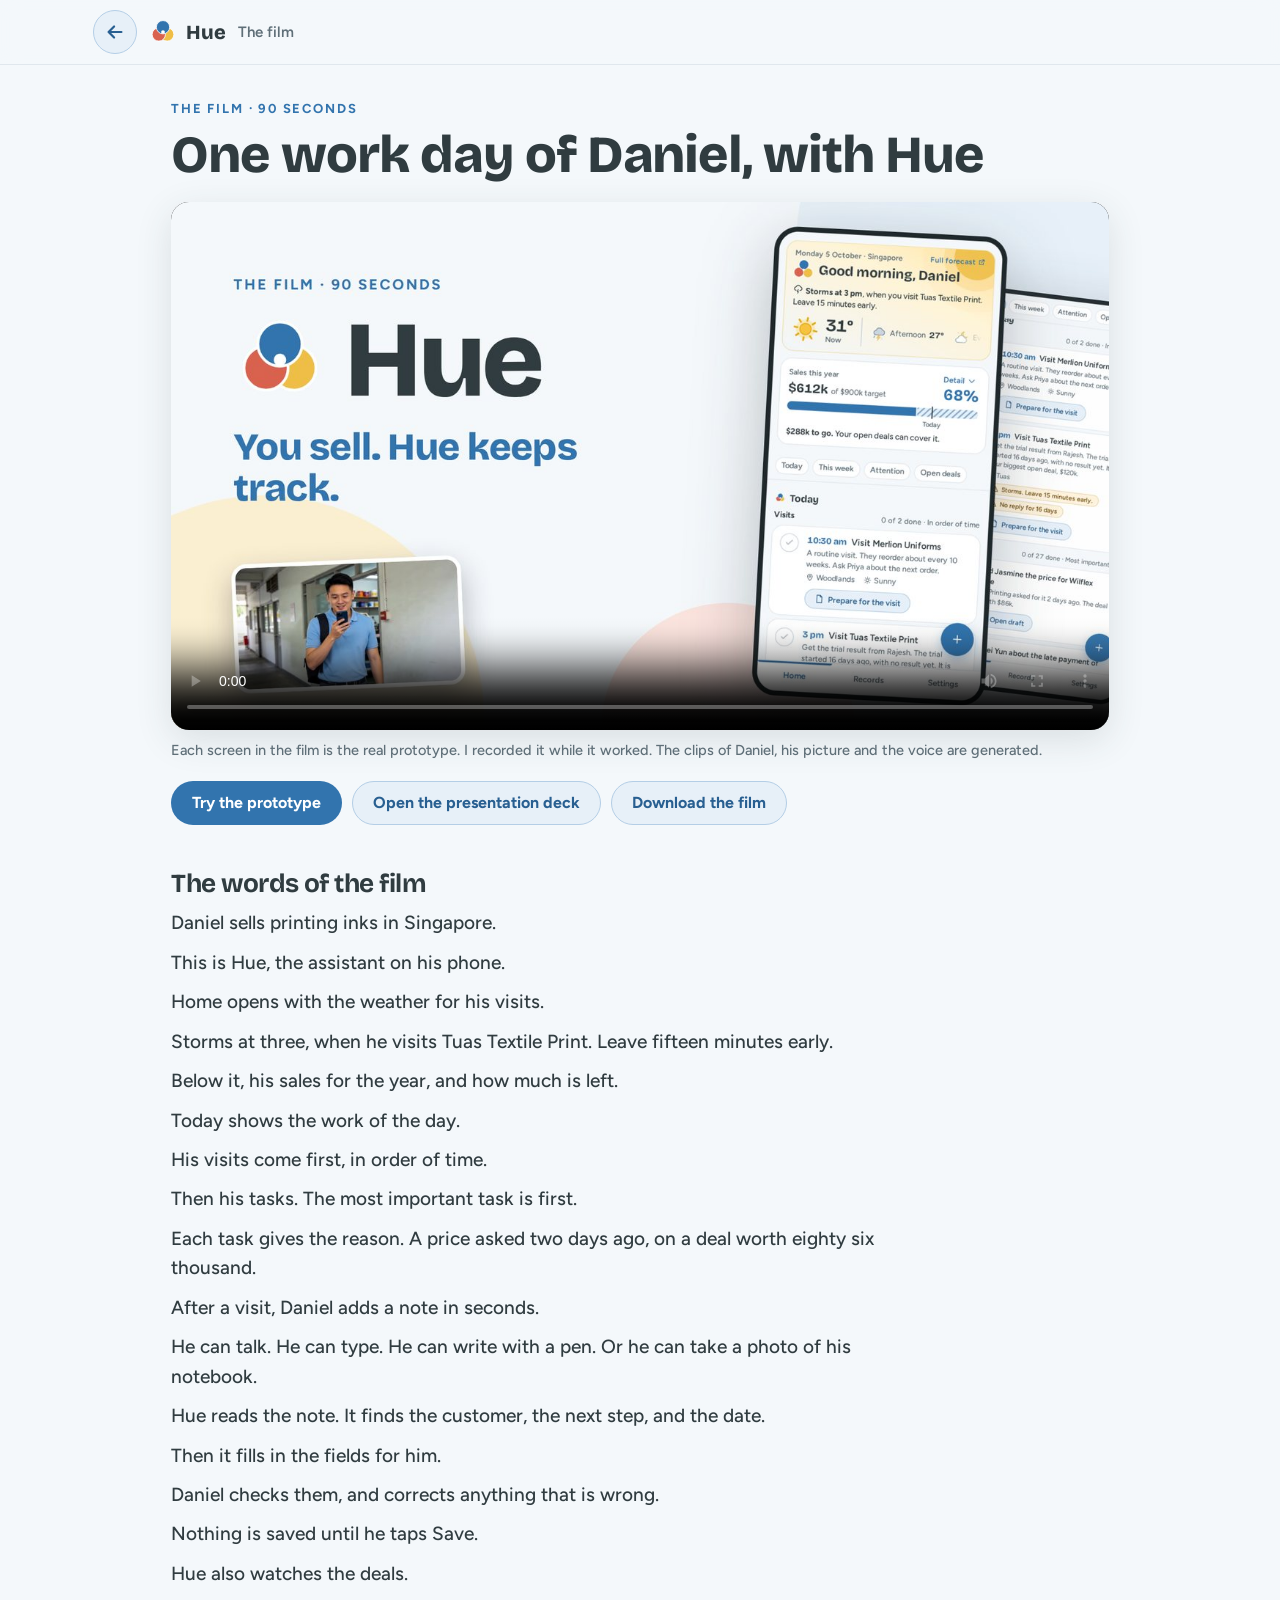
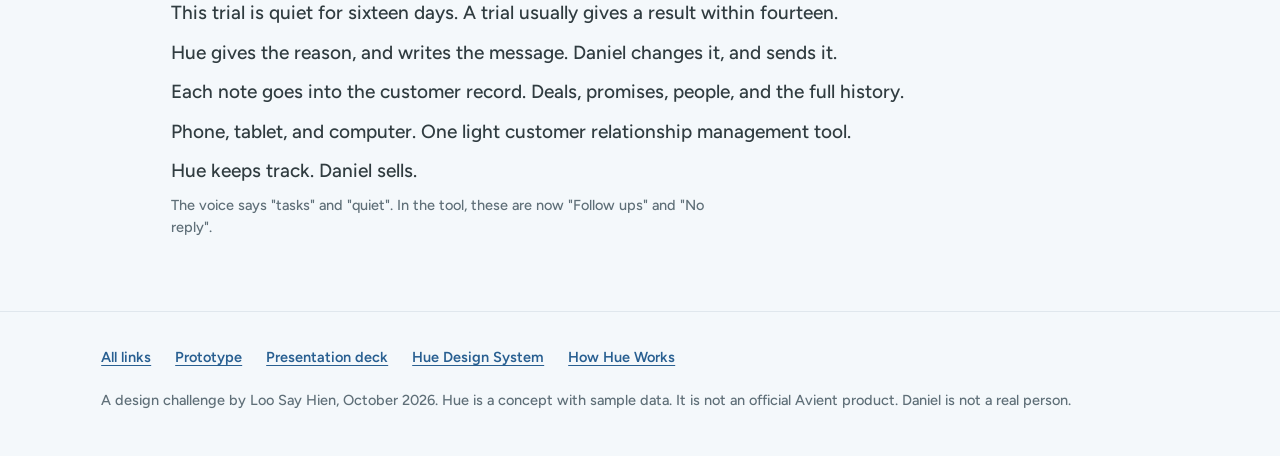
<file: film/index.html>
<!doctype html>
<html lang="en">
<head>
<meta charset="utf-8">
<meta name="viewport" content="width=device-width,initial-scale=1">
<title>Hue · The film</title>
<meta name="description" content="The film of the Hue design challenge: one work day of Daniel, a sales rep for printing inks, with Hue.">
<meta name="robots" content="noindex">
<link rel="stylesheet" href="../assets/fonts/fonts.css">
<link rel="stylesheet" href="../assets/site.css">
<link rel="icon" href="data:image/svg+xml,%3Csvg xmlns='http://www.w3.org/2000/svg' viewBox='0 0 24 24'%3E%3Ccircle cx='15.6' cy='14.1' r='5.7' fill='%23EFBE46'/%3E%3Ccircle cx='8.4' cy='14.1' r='5.7' fill='%23D9624F'/%3E%3Ccircle cx='12' cy='7.9' r='5.7' fill='%233274AE'/%3E%3Ccircle cx='12' cy='12' r='1.6' fill='%23fff'/%3E%3C/svg%3E">
<style>

.fp{padding-top:36px;max-width:1040px}.fp h1{font-size:clamp(30px,5vw,52px);font-weight:800;margin:8px 0 18px}
.player{border-radius:18px;overflow:hidden;box-shadow:var(--shadow);background:#000}
.player video{width:100%;height:auto;display:block;aspect-ratio:16/9}
.fp .cap{margin-top:10px}.fp .tools{display:flex;flex-wrap:wrap;gap:10px;margin:20px 0 0}
.fp h2{font-size:26px;margin:44px 0 10px}
.say{display:grid;gap:10px;max-width:62ch;font-size:19px;line-height:1.55}
.wn{margin-top:18px;max-width:62ch}

</style>
</head>
<body>
<a class="skip" href="#main">Go to the content</a>
<header class="bar"><div class="in"><a class="back" href="../links/" aria-label="Back to all links"><svg viewBox="0 0 24 24" aria-hidden="true"><path d="M19 12H5M11 6l-6 6 6 6"/></svg></a><a class="brand" href="../links/" aria-label="Hue, all links"><svg viewBox="0 0 24 24" aria-hidden="true"><circle cx="15.6" cy="14.1" r="5.7" fill="#EFBE46" stroke="#fff" stroke-width=".7"/><circle cx="8.4" cy="14.1" r="5.7" fill="#D9624F" stroke="#fff" stroke-width=".7"/><circle cx="12" cy="7.9" r="5.7" fill="#3274AE" stroke="#fff" stroke-width=".7"/><circle cx="12" cy="12" r="1.6" fill="#fff"/></svg>Hue</a><span class="name">The film</span></div></header>
<main id="main">
<div class="wrap fp"><p class="eyebrow">The film · 90 seconds</p><h1>One work day of Daniel, with Hue</h1><div class="player"><video src="../assets/media/hue-film.mp4" poster="../assets/media/hue-film.jpg" controls playsinline preload="metadata" width="1280" height="720"></video></div><p class="cap">Each screen in the film is the real prototype. I recorded it while it worked. The clips of Daniel, his picture and the voice are generated.</p><p class="tools"><a class="btn p" href="../prototype/">Try the prototype</a><a class="btn s" href="../deck/">Open the presentation deck</a><a class="btn s" href="../assets/media/hue-film.mp4" download>Download the film</a></p><h2>The words of the film</h2><div class="say"><p>Daniel sells printing inks in Singapore.</p><p>This is Hue, the assistant on his phone.</p><p>Home opens with the weather for his visits.</p><p>Storms at three, when he visits Tuas Textile Print. Leave fifteen minutes early.</p><p>Below it, his sales for the year, and how much is left.</p><p>Today shows the work of the day.</p><p>His visits come first, in order of time.</p><p>Then his tasks. The most important task is first.</p><p>Each task gives the reason. A price asked two days ago, on a deal worth eighty six thousand.</p><p>After a visit, Daniel adds a note in seconds.</p><p>He can talk. He can type. He can write with a pen. Or he can take a photo of his notebook.</p><p>Hue reads the note. It finds the customer, the next step, and the date.</p><p>Then it fills in the fields for him.</p><p>Daniel checks them, and corrects anything that is wrong.</p><p>Nothing is saved until he taps Save.</p><p>Hue also watches the deals.</p><p>This trial is quiet for sixteen days. A trial usually gives a result within fourteen.</p><p>Hue gives the reason, and writes the message. Daniel changes it, and sends it.</p><p>Each note goes into the customer record. Deals, promises, people, and the full history.</p><p>Phone, tablet, and computer. One light customer relationship management tool.</p><p>Hue keeps track. Daniel sells.</p></div><p class="cap wn">The voice says "tasks" and "quiet". In the tool, these are now "Follow ups" and "No reply".</p></div>
</main>
<footer class="foot"><div class="wrap"><nav aria-label="The pages of this project"><a href="../links/">All links</a><a href="../prototype/">Prototype</a><a href="../deck/">Presentation deck</a><a href="../design-system/">Hue Design System</a><a href="../guide/">How Hue Works</a></nav><p>A design challenge by Loo Say Hien, October 2026. Hue is a concept with sample data. It is not an official Avient product. Daniel is not a real person.</p></div></footer>
</body>
</html>
</file>
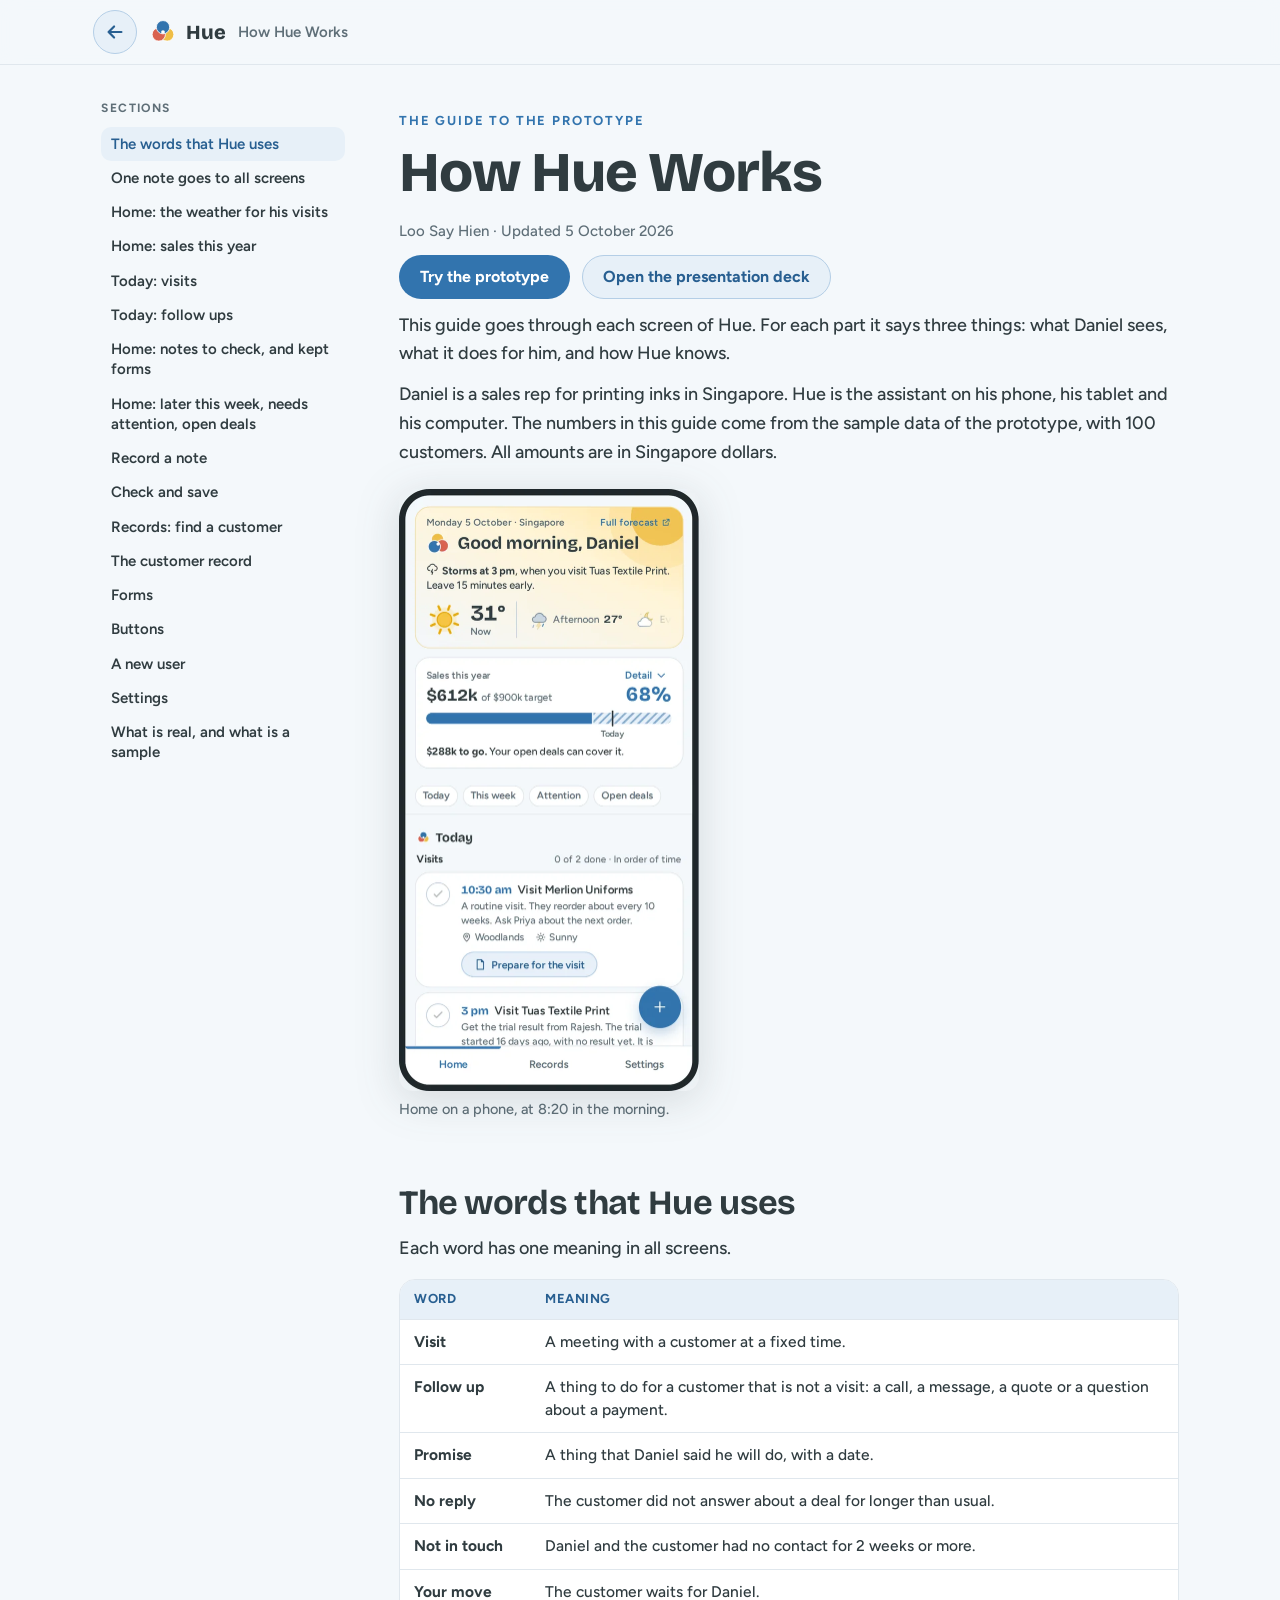
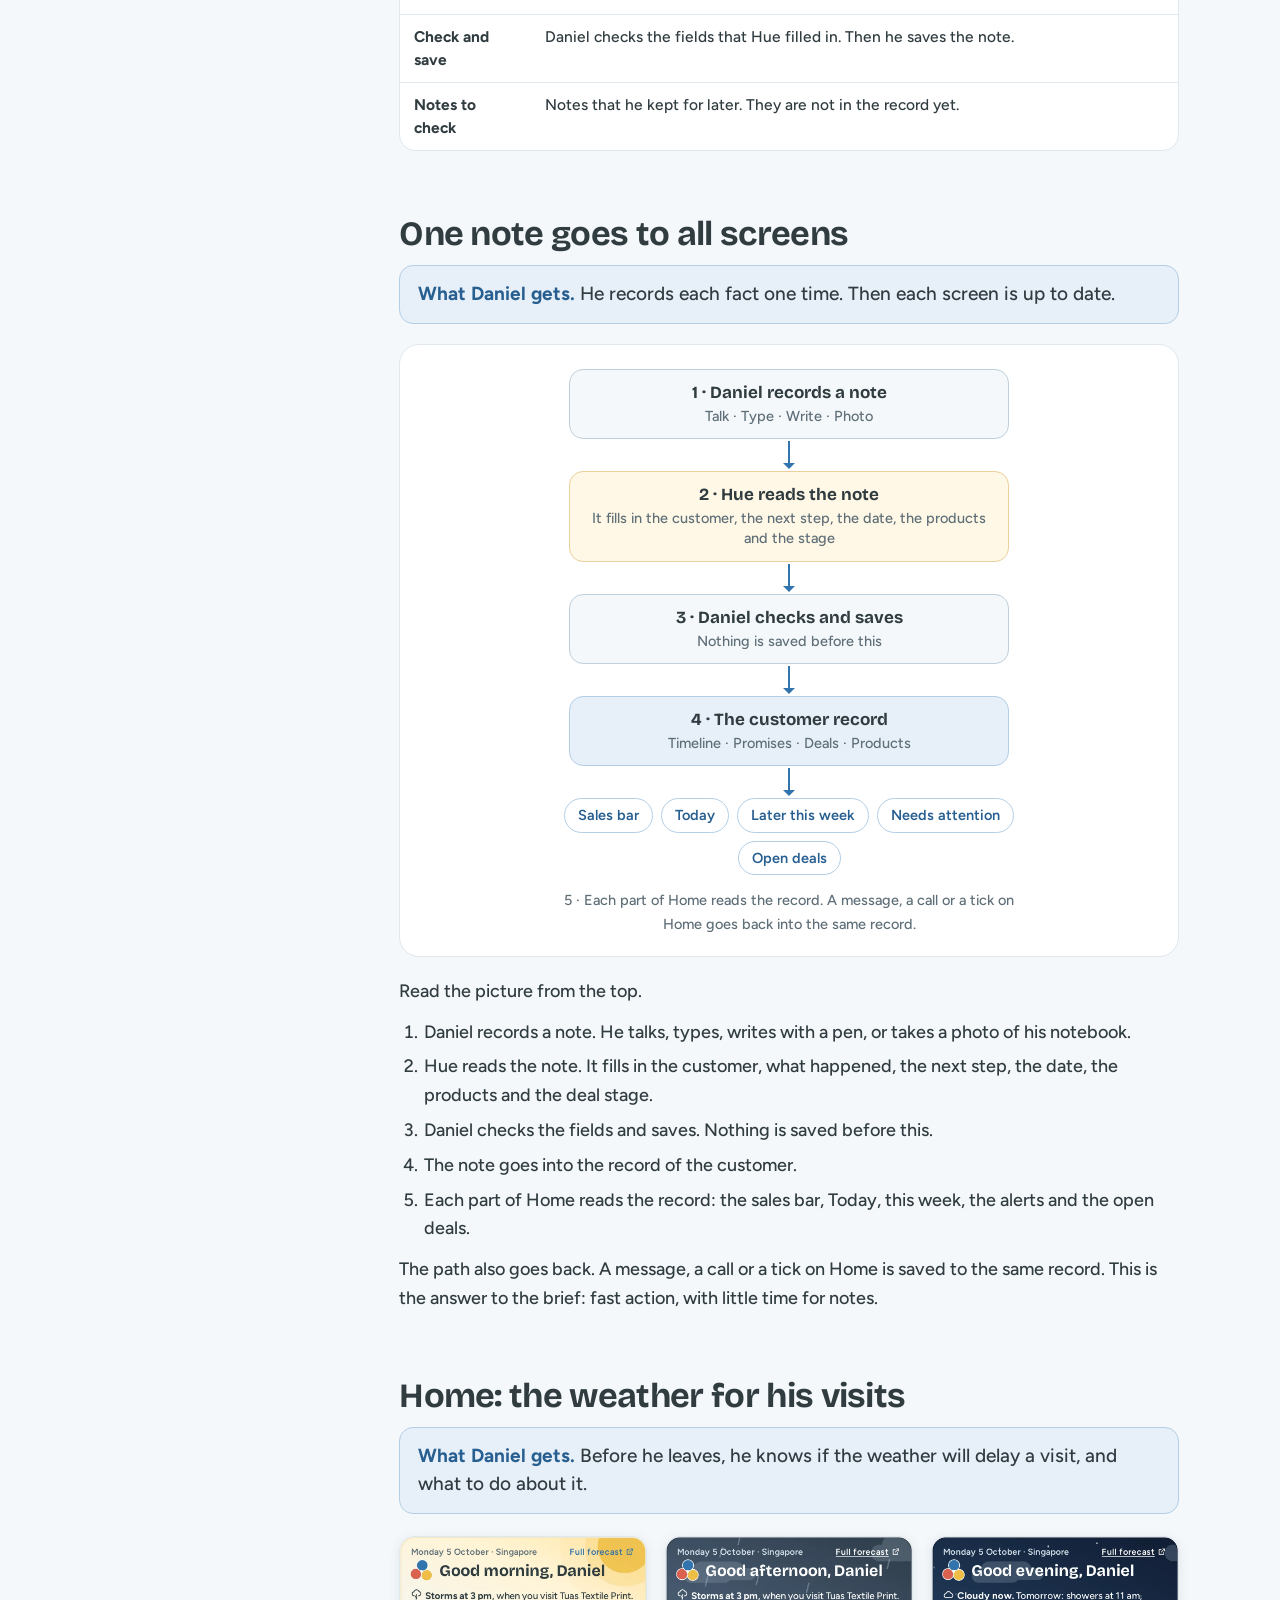
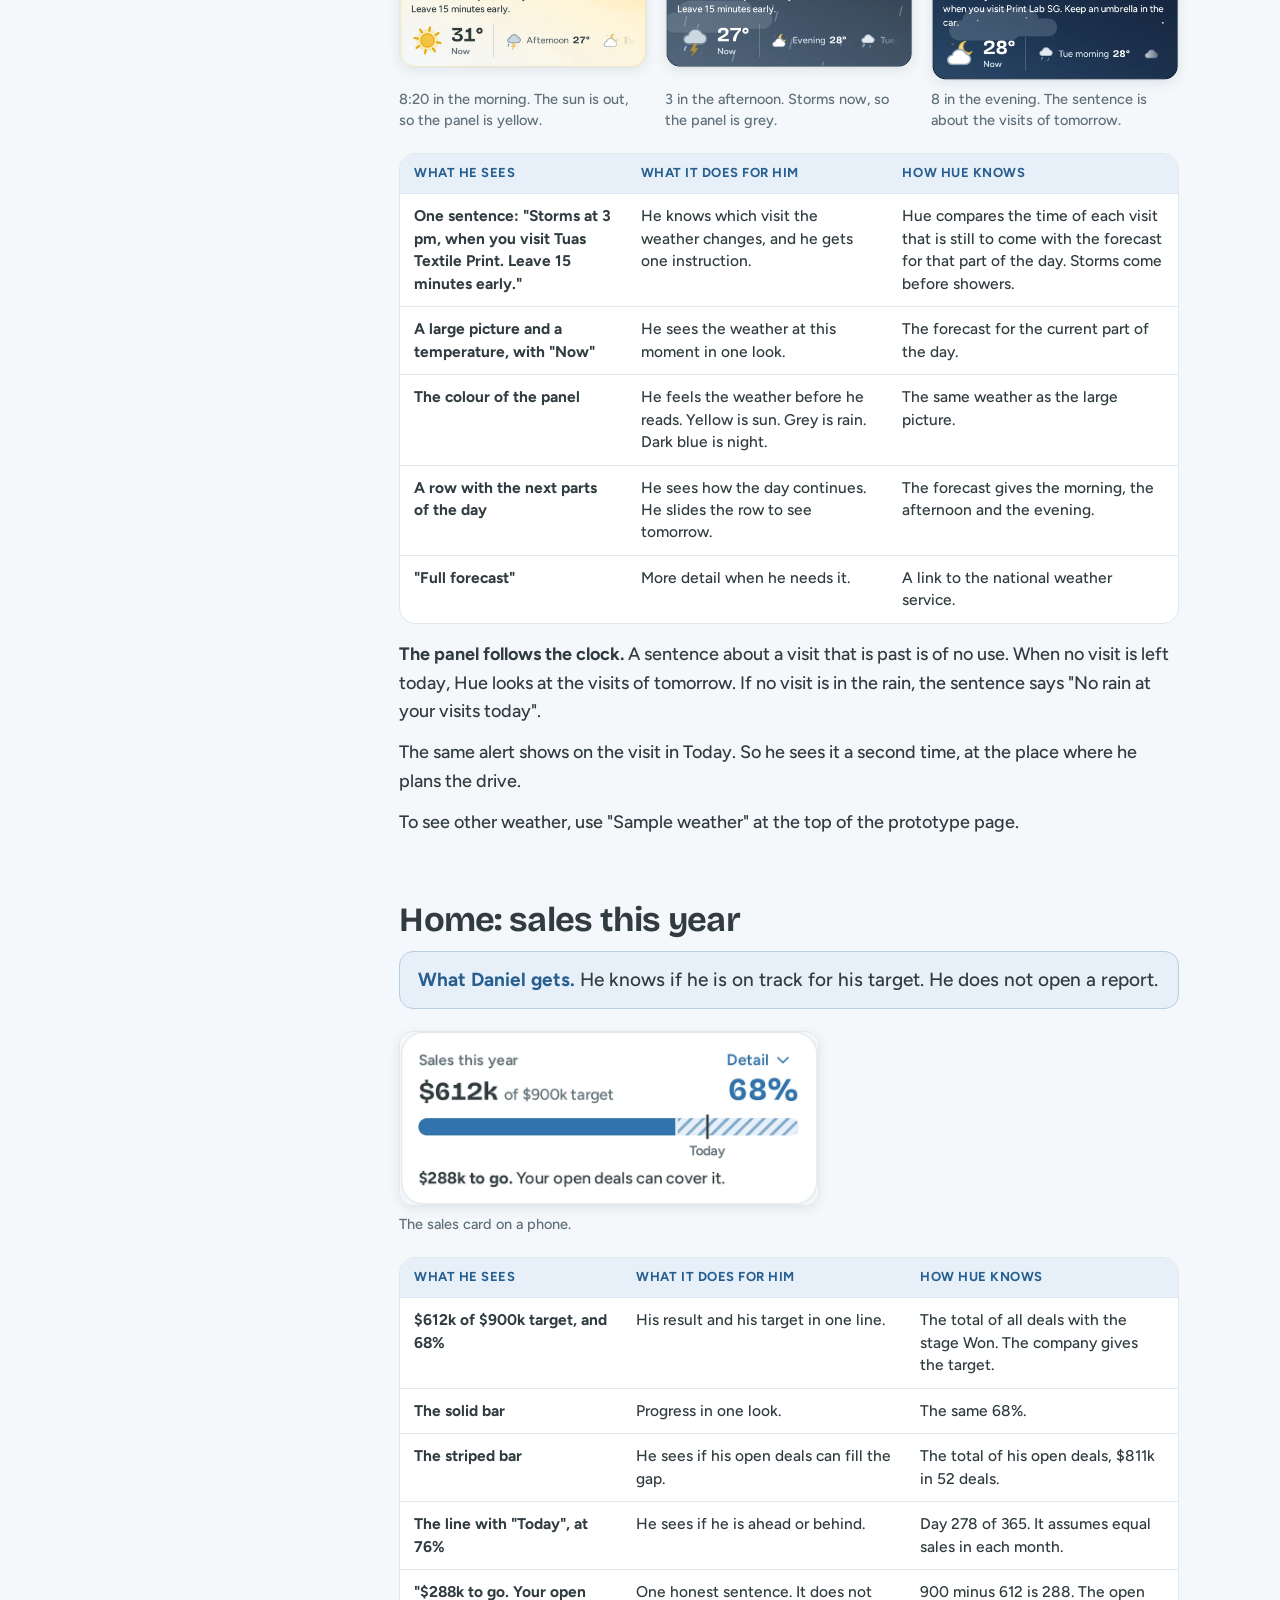
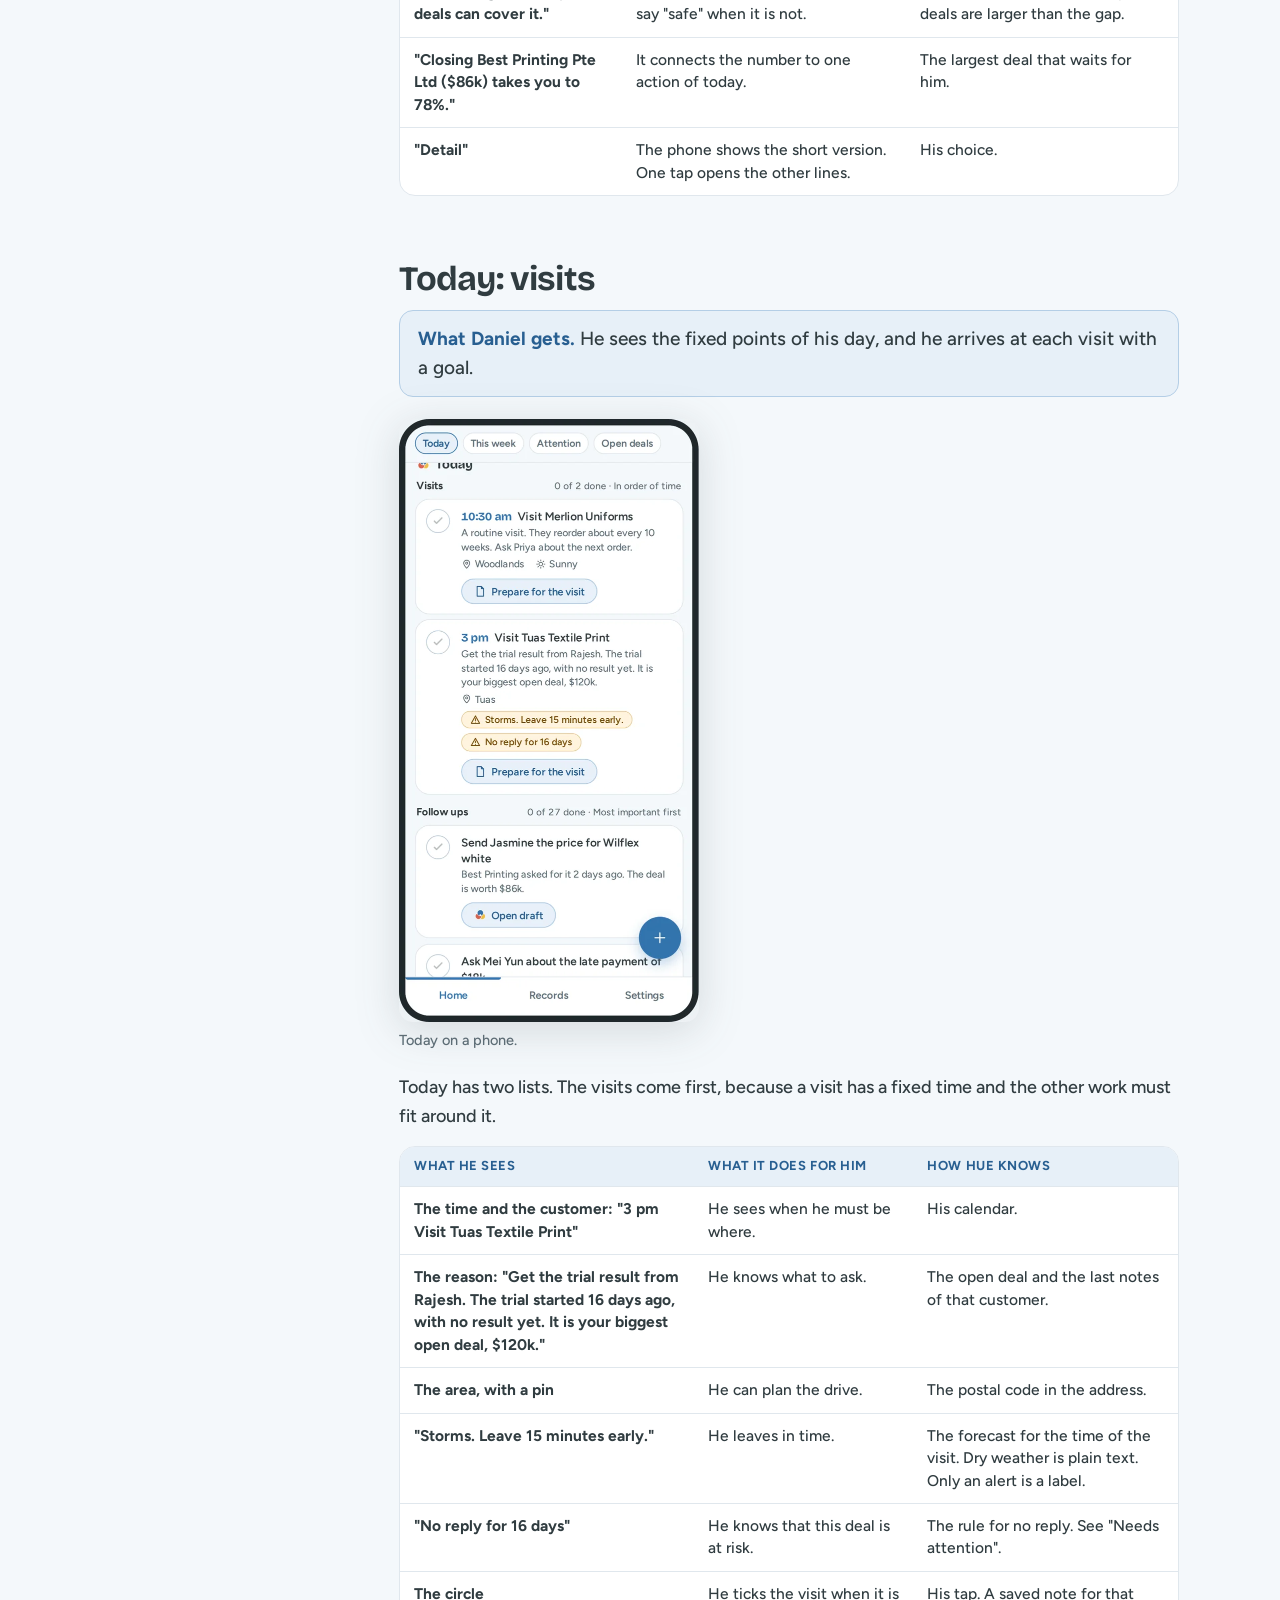
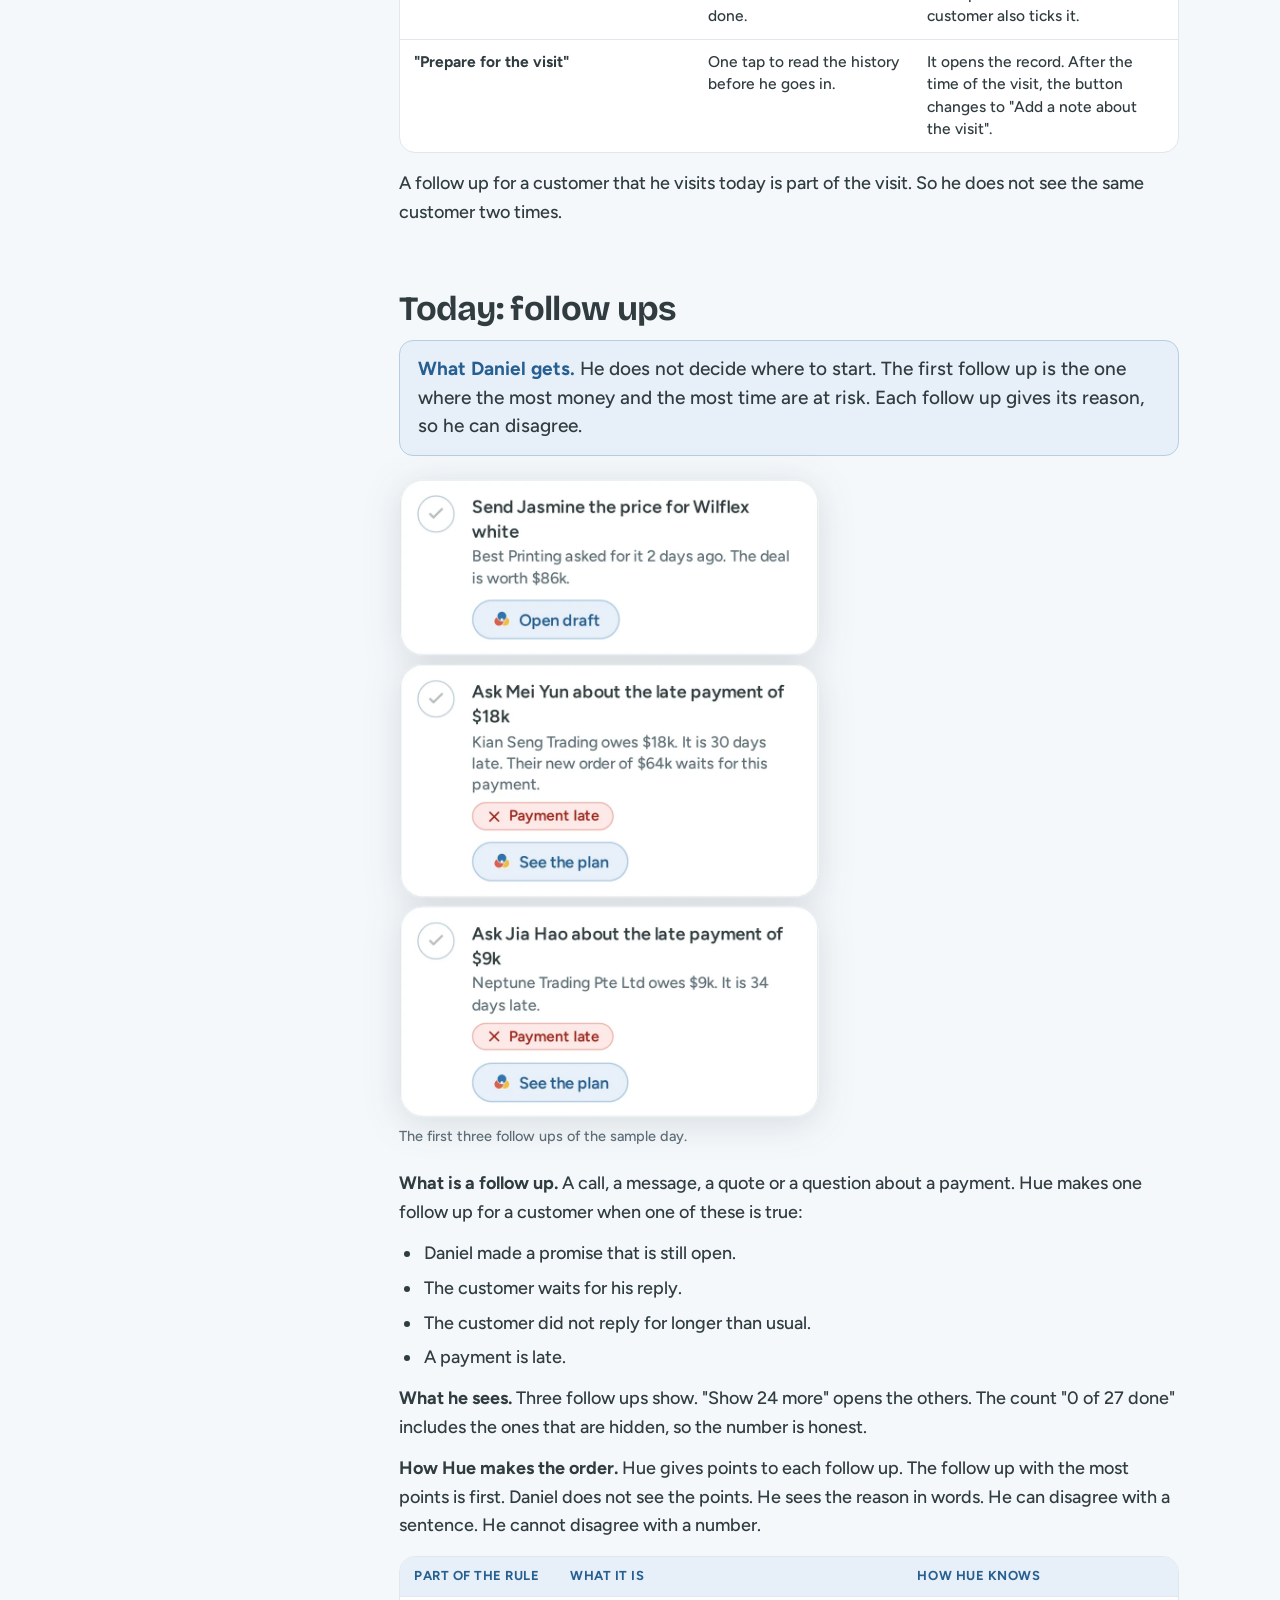
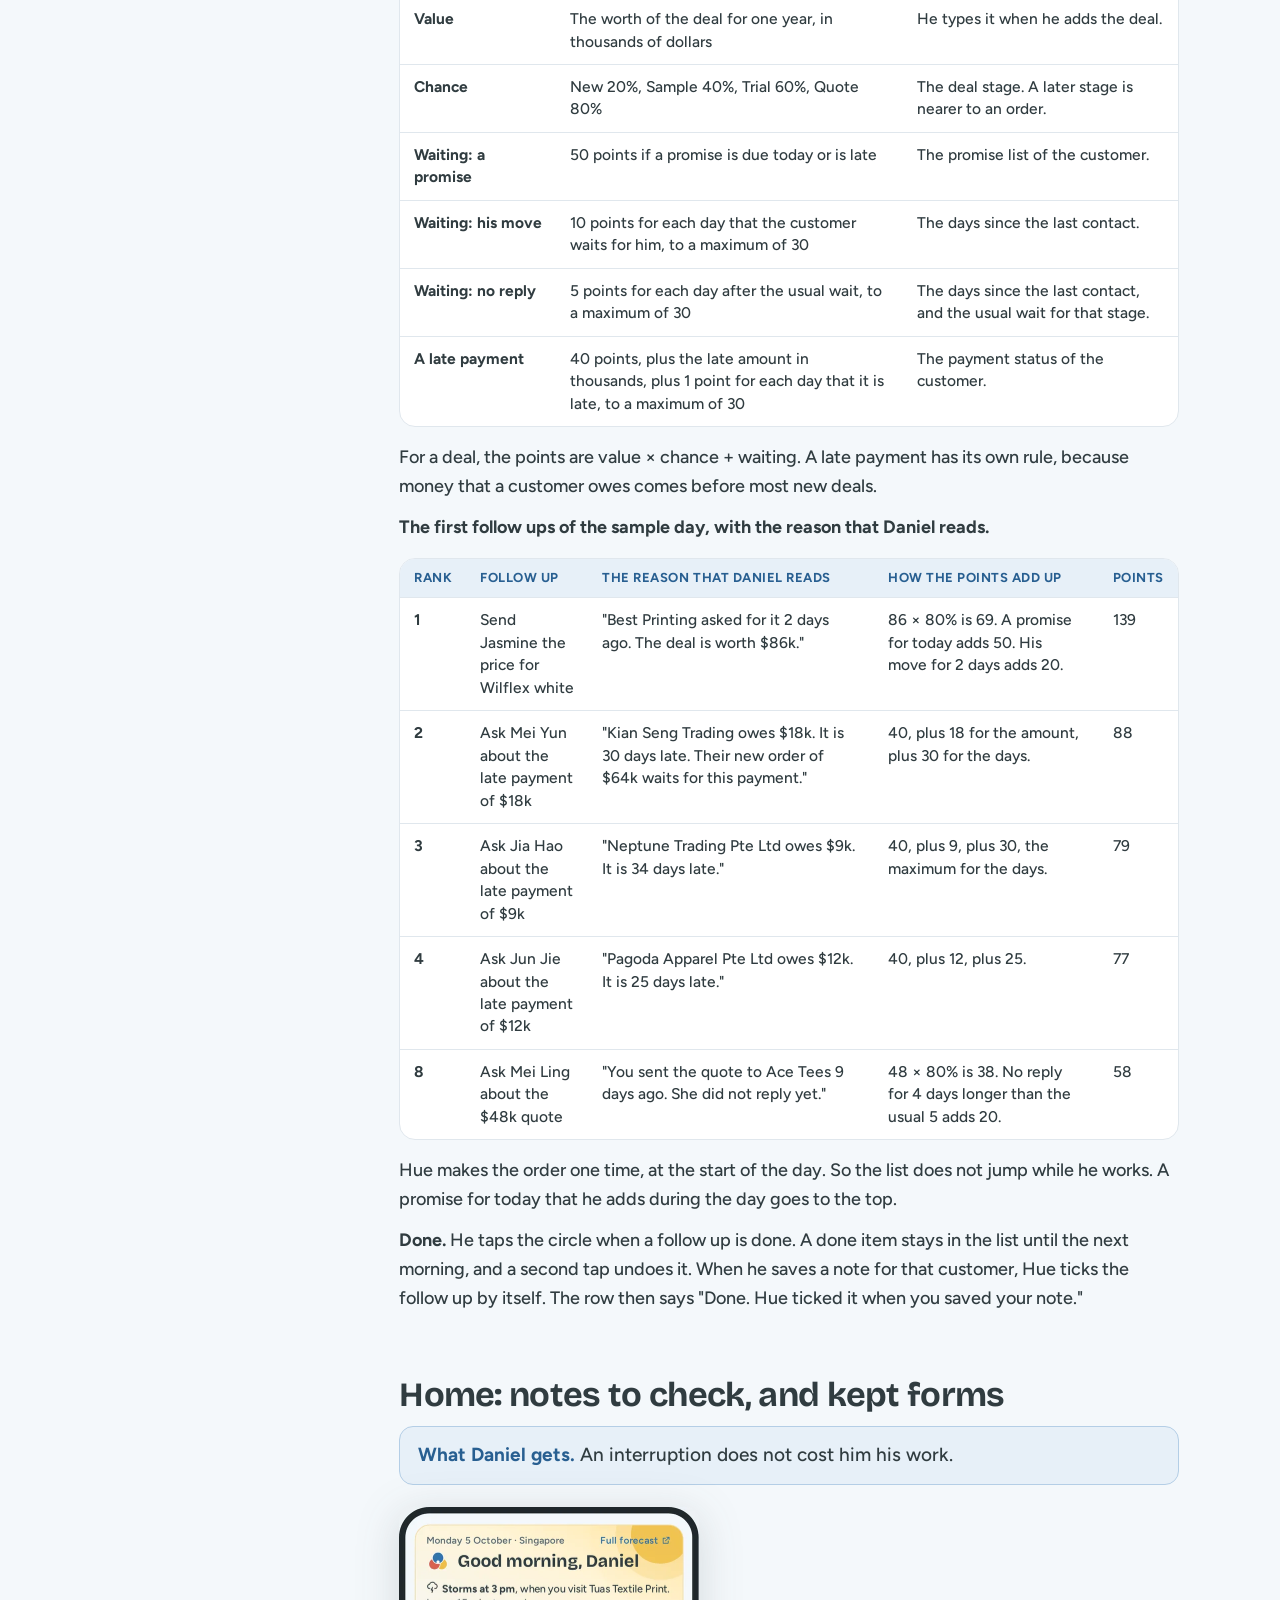
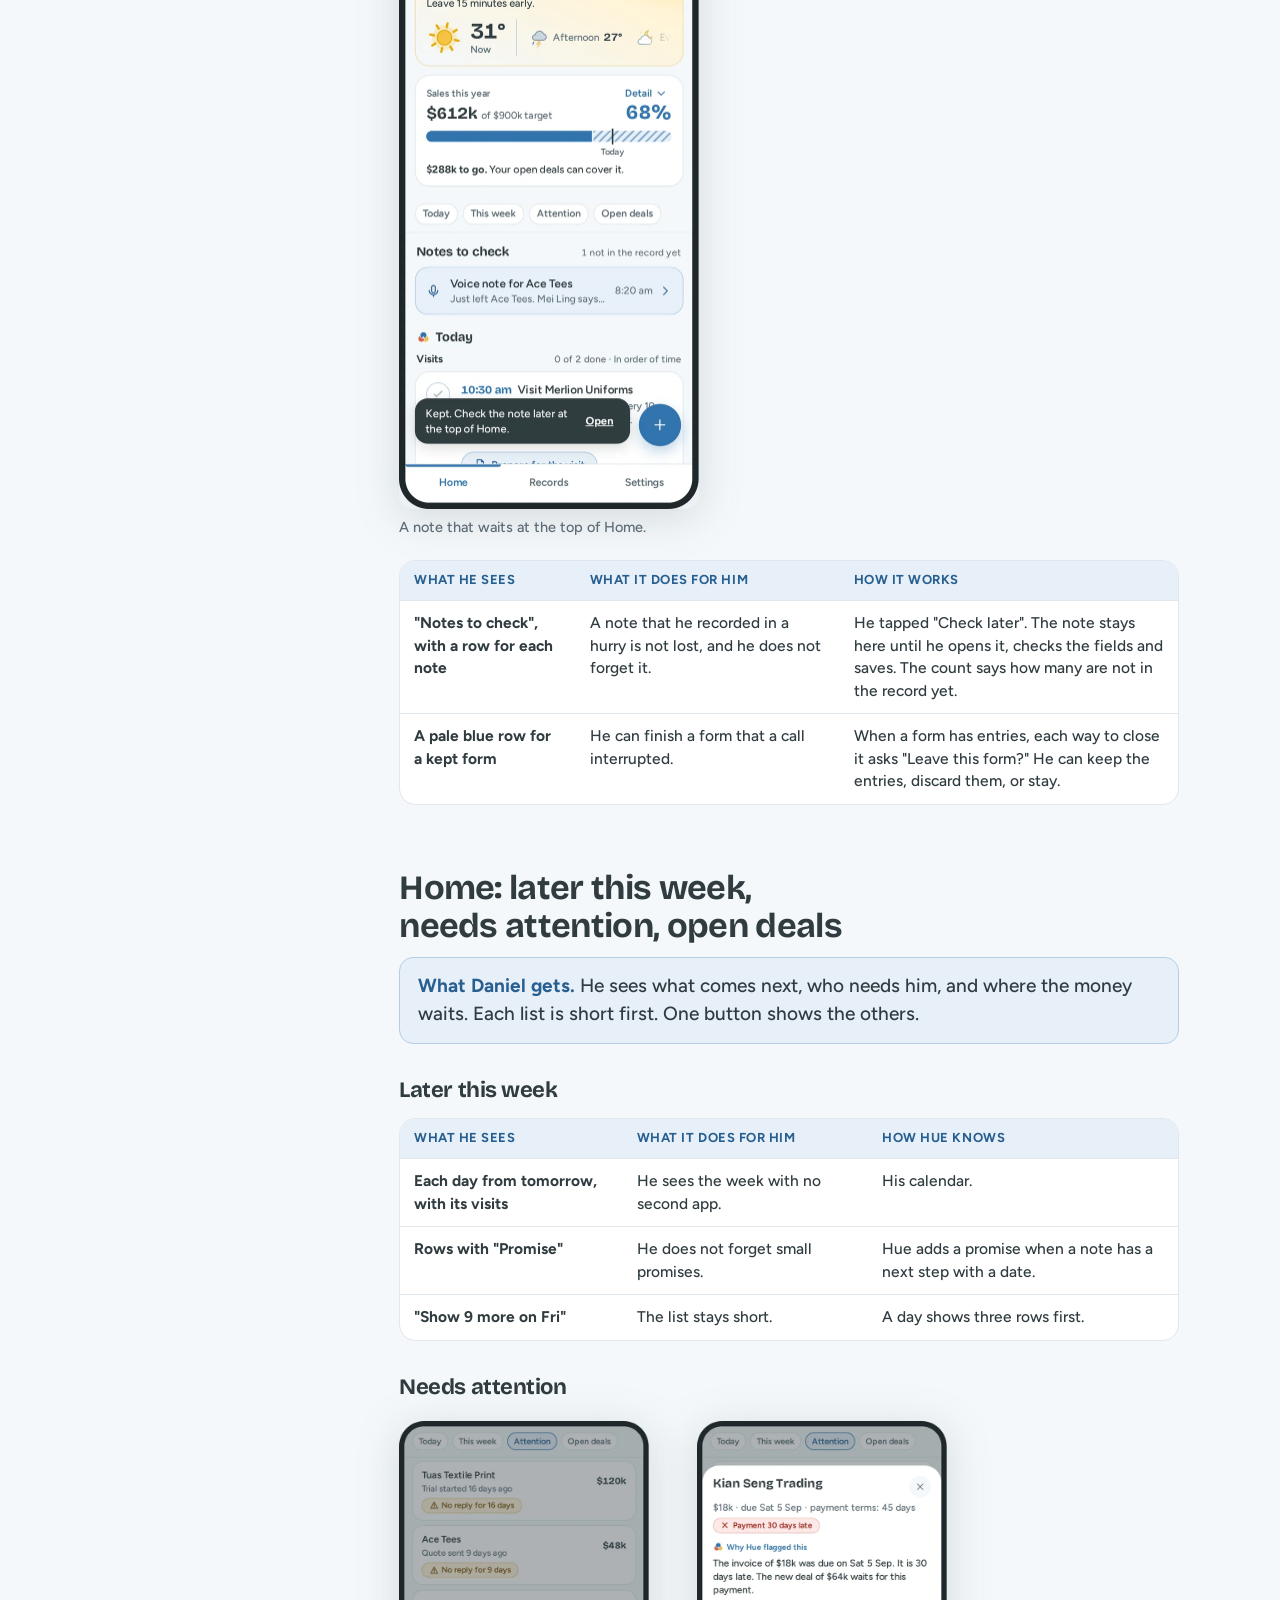
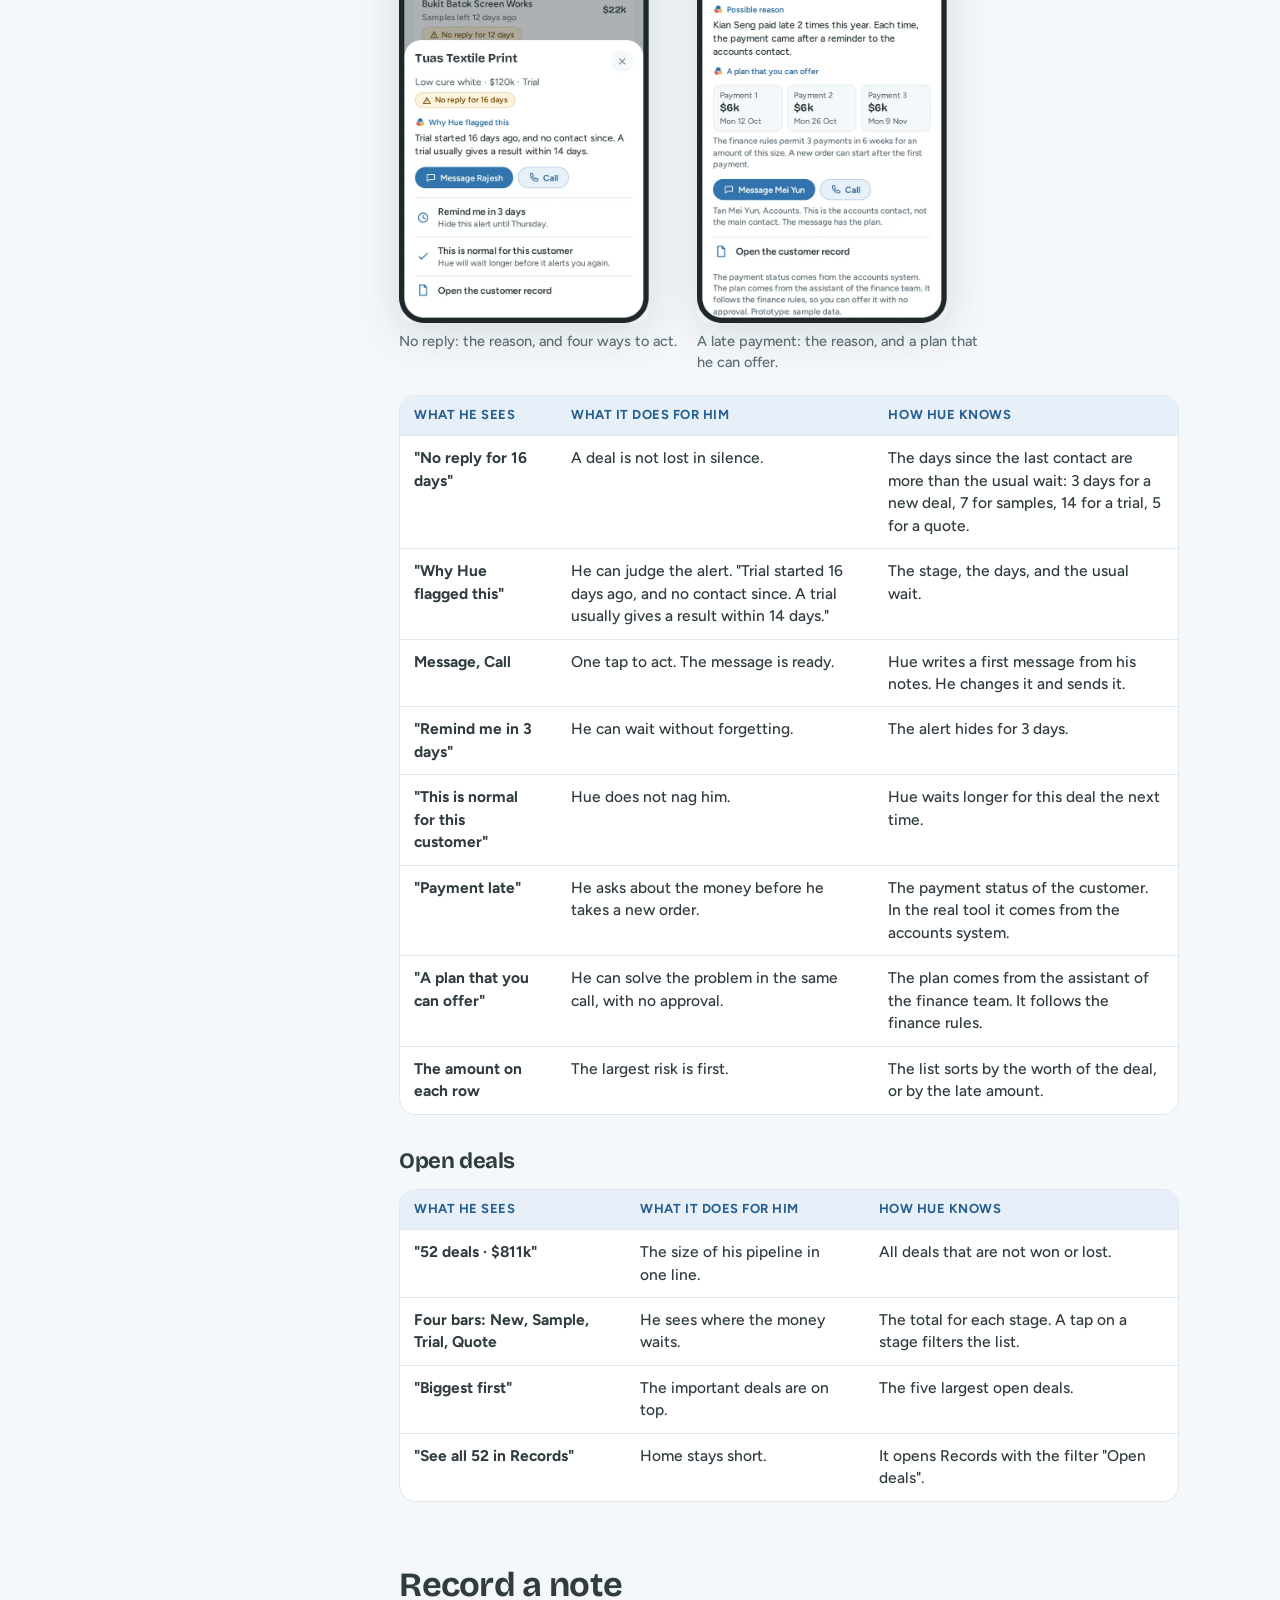
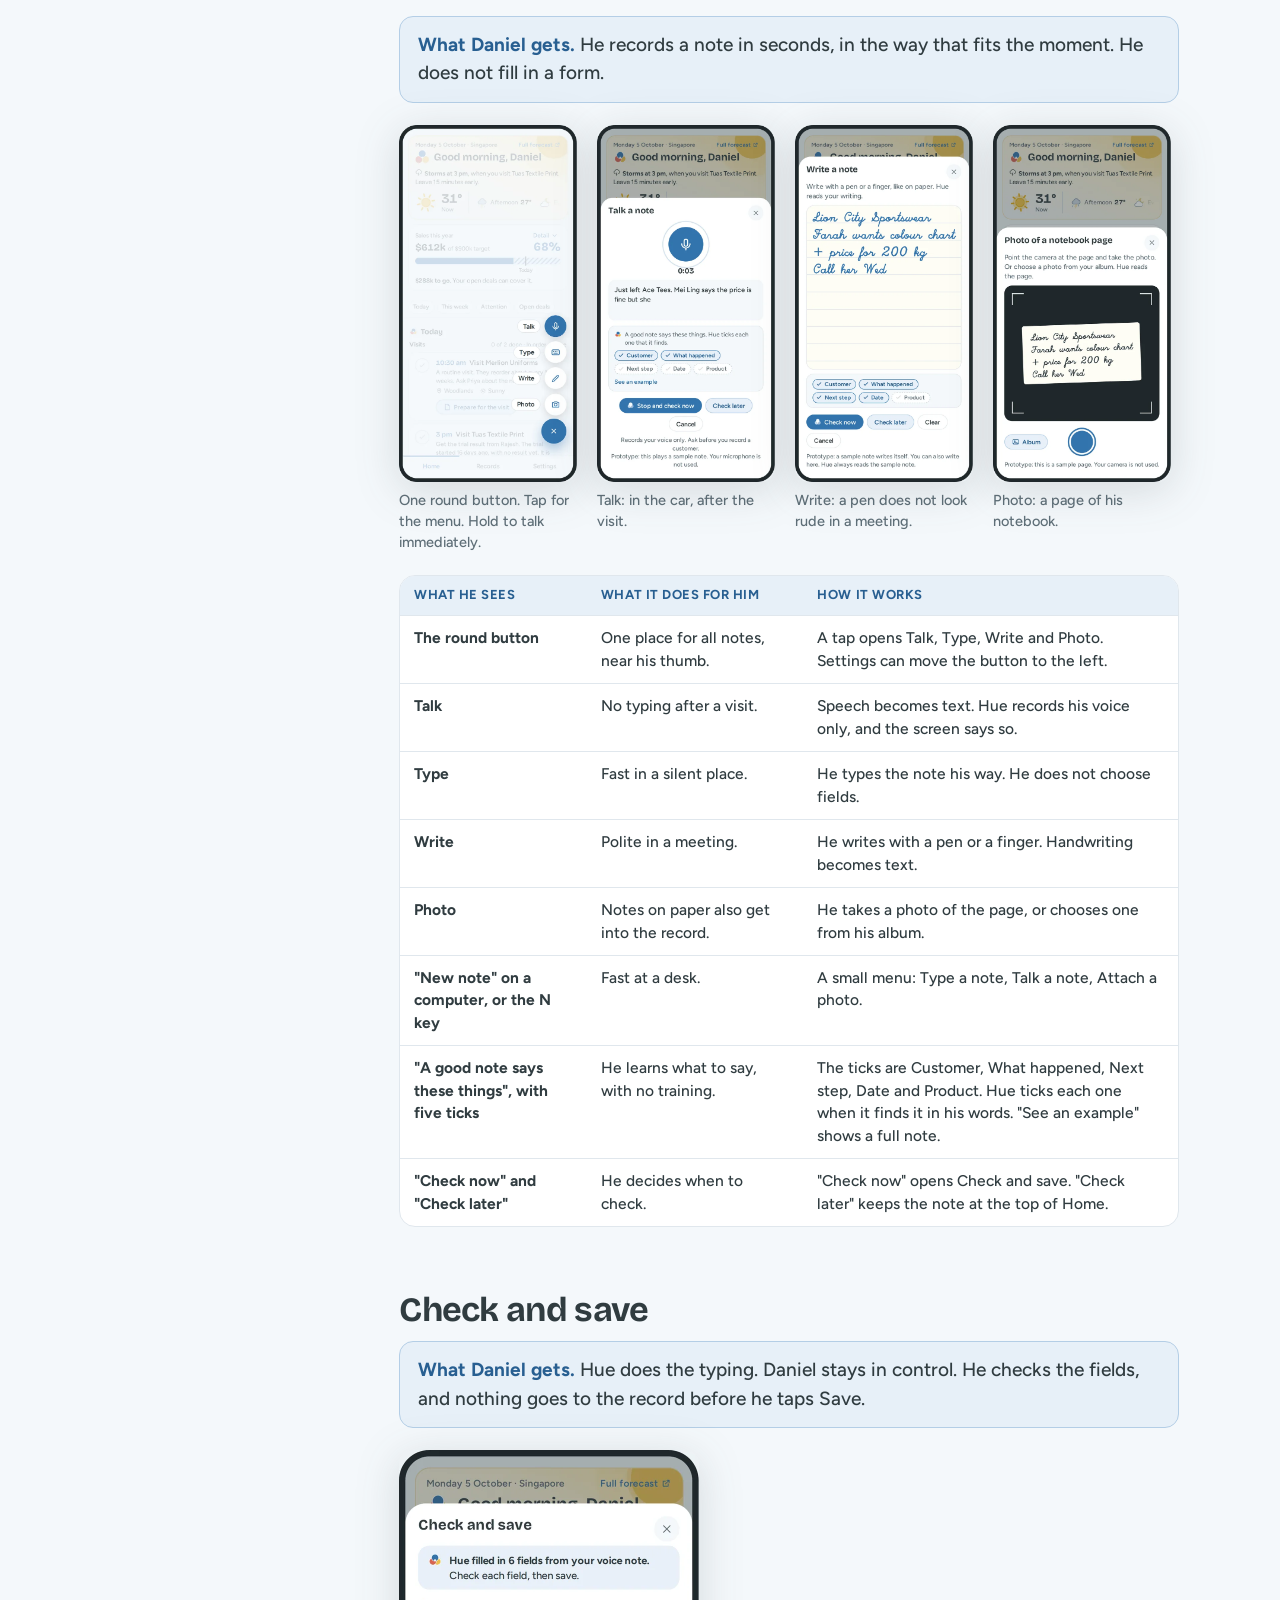
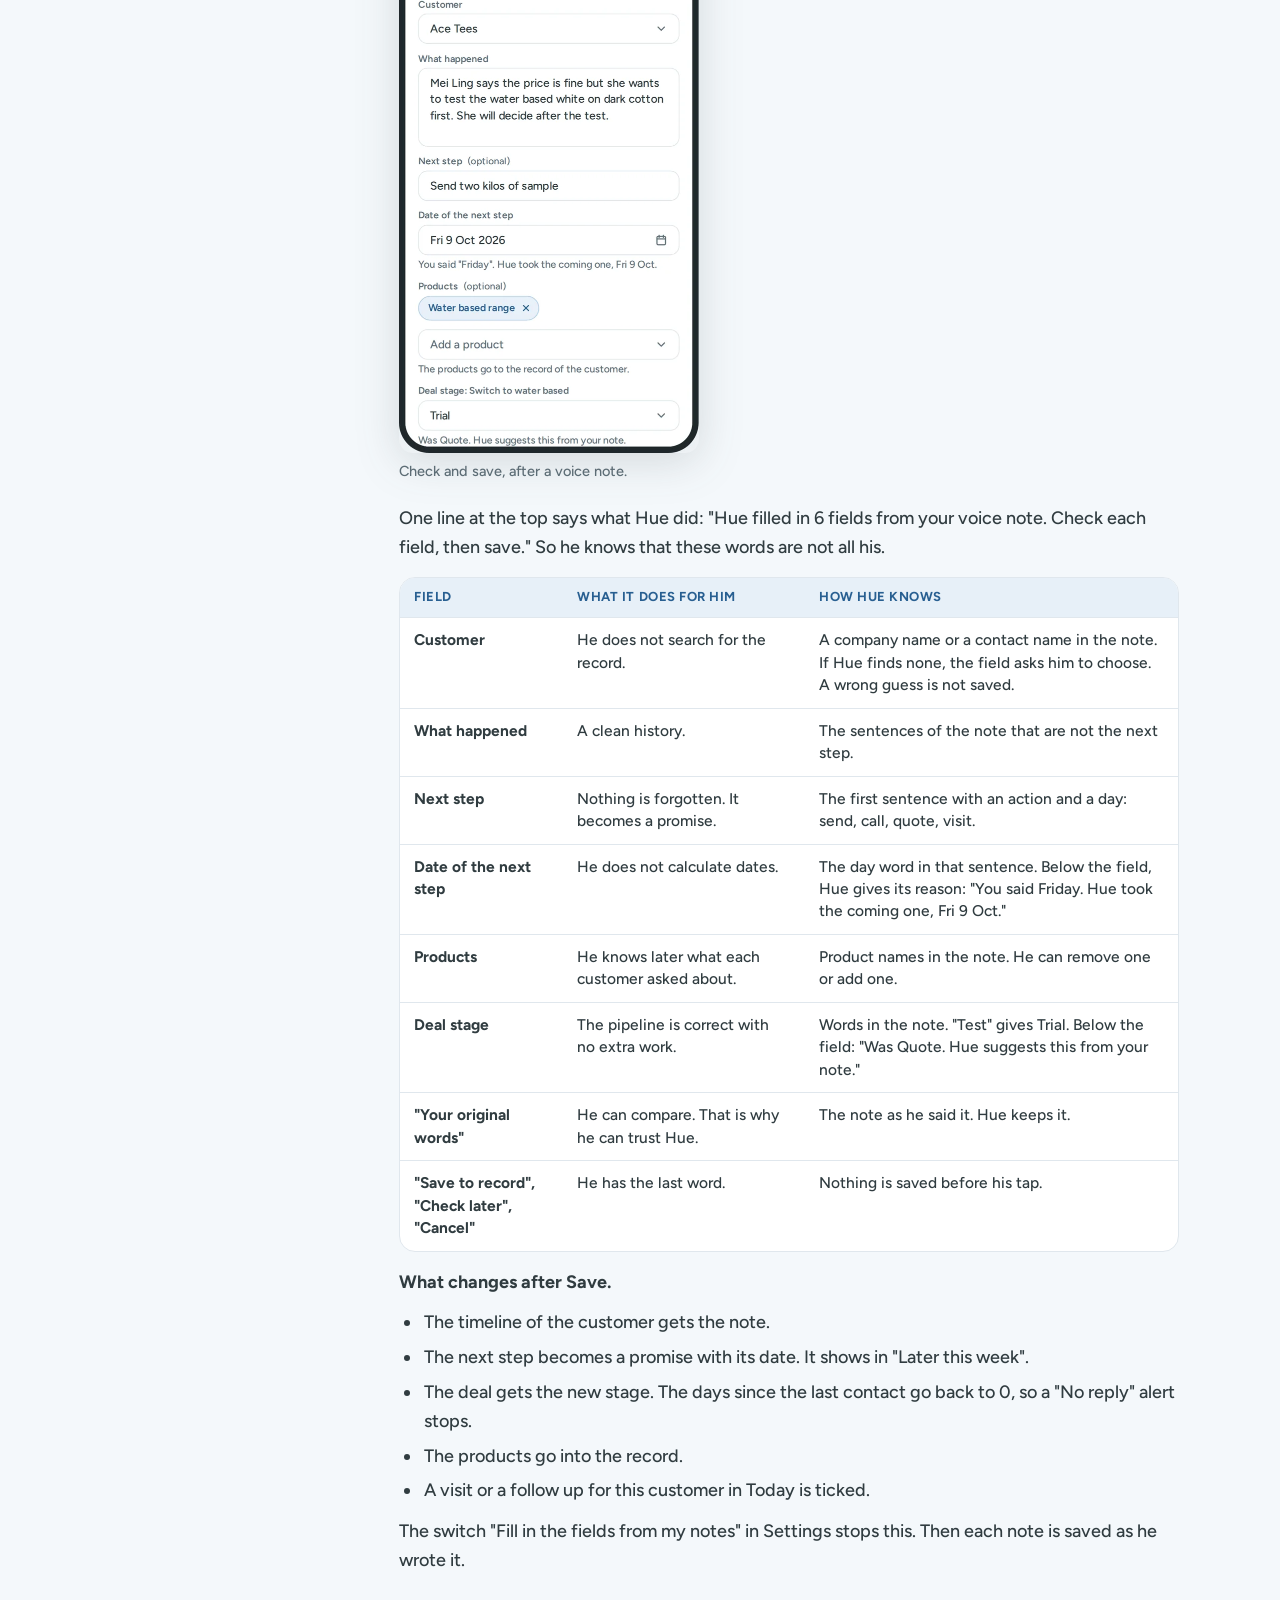
<file: guide/index.html>
<!doctype html>
<html lang="en">
<head>
<meta charset="utf-8">
<meta name="viewport" content="width=device-width,initial-scale=1">
<title>How Hue Works · each screen of Hue</title>
<meta name="description" content="How Hue works: what each screen does for Daniel, and how Hue knows. Part of the Hue design challenge by Loo Say Hien.">
<meta name="robots" content="noindex">
<link rel="stylesheet" href="../assets/fonts/fonts.css">
<link rel="stylesheet" href="../assets/site.css">
<link rel="icon" href="data:image/svg+xml,%3Csvg xmlns='http://www.w3.org/2000/svg' viewBox='0 0 24 24'%3E%3Ccircle cx='15.6' cy='14.1' r='5.7' fill='%23EFBE46'/%3E%3Ccircle cx='8.4' cy='14.1' r='5.7' fill='%23D9624F'/%3E%3Ccircle cx='12' cy='7.9' r='5.7' fill='%233274AE'/%3E%3Ccircle cx='12' cy='12' r='1.6' fill='%23fff'/%3E%3C/svg%3E">
<style>

.hero{padding:40px 0 0}.hero .tools{display:flex;flex-wrap:wrap;gap:10px;margin:20px 0 4px}
.prose .shot{display:flex;flex-wrap:wrap;gap:18px 20px;justify-content:flex-start;align-items:flex-start;margin:22px 0}
.prose .shot figure{margin:0;flex:0 1 auto}
.prose .shot.one{display:block}
.prose .shot img{border-radius:14px;height:auto}
.prose .shot img.ph{width:250px;max-width:100%;filter:drop-shadow(0 8px 22px rgba(48,60,64,.16))}
.prose .shot.n1 img.ph{width:300px}
.prose .shot img.crop{width:420px;max-width:100%;box-shadow:var(--shadow-s);border:1px solid var(--ln)}
.prose .shot img.wide{width:100%;max-width:760px;filter:drop-shadow(0 8px 22px rgba(48,60,64,.16))}
.prose .shot figcaption{max-width:300px;font-size:14.5px;line-height:1.45}
.prose .shot.crops figcaption{max-width:420px}
.prose .shot.n3 img.crop{width:250px}.prose .shot.n3 figcaption{max-width:250px}
.prose .shot.n3.crops{display:grid;grid-template-columns:repeat(3,minmax(0,1fr));gap:18px;align-items:start}
.prose .shot.n3.crops figure{display:grid;grid-template-rows:subgrid;grid-row:span 2;row-gap:0}.prose .shot.n3.crops img.crop{width:100%}.prose .shot.n3.crops figcaption{max-width:none}
@media (max-width:640px){.prose .shot.n3.crops{grid-template-columns:minmax(0,1fr);max-width:420px}.prose .shot.n3.crops figure{grid-row:auto;display:block}}
.prose .shot img.bare{width:420px;max-width:100%;border:0;box-shadow:none;border-radius:0;filter:drop-shadow(0 6px 18px rgba(48,60,64,.14))}
.prose .shot.n4 img.ph{width:178px}.prose .shot.n4 figcaption{max-width:178px}
.gets{background:var(--soft);border:1px solid var(--soft-b);border-radius:14px;padding:14px 18px;margin:14px 0 18px;font-size:19px;line-height:1.5}
.gets b{color:var(--blue-d)}
.flow{display:grid;justify-items:center;gap:0;background:var(--white);border:1px solid var(--ln);border-radius:20px;padding:24px 18px 20px;margin:20px 0}
.fstep{width:min(100%,440px);border:1.5px solid var(--ln-d);border-radius:14px;padding:12px 16px;text-align:center;background:var(--mist)}
.fstep b{display:block;font:700 17px/1.3 var(--fd)}.fstep span{display:block;font-size:14.5px;color:var(--sub);line-height:1.4;margin-top:2px}
.fstep.hue{background:#FFF8E6;border-color:#EBCF9C}.fstep.rec{background:var(--soft);border-color:var(--soft-b)}
.arr{width:2px;height:22px;background:var(--blue);position:relative;margin:2px 0 8px}.arr:after{content:"";position:absolute;left:-5px;bottom:-6px;border:6px solid transparent;border-top-color:var(--blue);border-bottom:0}
.fout{display:flex;flex-wrap:wrap;justify-content:center;gap:8px;max-width:560px}
.fout span{font:600 14.5px/1 var(--fb);background:var(--white);border:1.5px solid var(--soft-b);color:var(--blue-d);border-radius:99px;padding:9px 13px}
.flow figcaption{text-align:center;max-width:52ch;margin-top:14px}

</style>
</head>
<body>
<a class="skip" href="#main">Go to the content</a>
<header class="bar"><div class="in"><a class="back" href="../links/" aria-label="Back to all links"><svg viewBox="0 0 24 24" aria-hidden="true"><path d="M19 12H5M11 6l-6 6 6 6"/></svg></a><a class="brand" href="../links/" aria-label="Hue, all links"><svg viewBox="0 0 24 24" aria-hidden="true"><circle cx="15.6" cy="14.1" r="5.7" fill="#EFBE46" stroke="#fff" stroke-width=".7"/><circle cx="8.4" cy="14.1" r="5.7" fill="#D9624F" stroke="#fff" stroke-width=".7"/><circle cx="12" cy="7.9" r="5.7" fill="#3274AE" stroke="#fff" stroke-width=".7"/><circle cx="12" cy="12" r="1.6" fill="#fff"/></svg>Hue</a><span class="name">How Hue Works</span></div></header>
<main id="main">
<div class="wrap doc"><nav class="toc" aria-label="Sections"><details open><summary>Sections</summary><p>Sections</p><a href="#the-words-that-hue-uses">The words that Hue uses</a><a href="#one-note-goes-to-all-screens">One note goes to all screens</a><a href="#home-the-weather-for-his-visits">Home: the weather for his visits</a><a href="#home-sales-this-year">Home: sales this year</a><a href="#today-visits">Today: visits</a><a href="#today-follow-ups">Today: follow ups</a><a href="#home-notes-to-check-and-kept-forms">Home: notes to check, and kept forms</a><a href="#home-later-this-week-needs-attention-open-deals">Home: later this week, needs attention, open deals</a><a href="#record-a-note">Record a note</a><a href="#check-and-save">Check and save</a><a href="#records-find-a-customer">Records: find a customer</a><a href="#the-customer-record">The customer record</a><a href="#forms">Forms</a><a href="#buttons">Buttons</a><a href="#a-new-user">A new user</a><a href="#settings">Settings</a><a href="#what-is-real-and-what-is-a-sample">What is real, and what is a sample</a></details></nav><article class="prose"><p class="eyebrow">The guide to the prototype</p><h1>How Hue Works</h1><p class="meta">Loo Say Hien · Updated 5 October 2026</p><p class="tools"><a class="btn p" href="../prototype/">Try the prototype</a><a class="btn s" href="../deck/">Open the presentation deck</a></p>
<p>This guide goes through each screen of Hue. For each part it says three things: what Daniel sees, what it does for him, and how Hue knows.</p>
<p>Daniel is a sales rep for printing inks in Singapore. Hue is the assistant on his phone, his tablet and his computer. The numbers in this guide come from the sample data of the prototype, with 100 customers. All amounts are in Singapore dollars.</p>
<div class="shot n1"><figure><img class="ph" src="../assets/guide/phone-home.webp" alt="Home on a phone: the weather for the visits, the sales bar and the start of Today." width="600" height="1205" loading="lazy"><figcaption>Home on a phone, at 8:20 in the morning.</figcaption></figure></div>

<h2 id="the-words-that-hue-uses">The words that Hue uses</h2>
<p>Each word has one meaning in all screens.</p>
<div class="tw"><table>
<thead>
<tr>
<th>Word</th>
<th>Meaning</th>
</tr>
</thead>
<tbody>
<tr>
<td>Visit</td>
<td>A meeting with a customer at a fixed time.</td>
</tr>
<tr>
<td>Follow up</td>
<td>A thing to do for a customer that is not a visit: a call, a message, a quote or a question about a payment.</td>
</tr>
<tr>
<td>Promise</td>
<td>A thing that Daniel said he will do, with a date.</td>
</tr>
<tr>
<td>No reply</td>
<td>The customer did not answer about a deal for longer than usual.</td>
</tr>
<tr>
<td>Not in touch</td>
<td>Daniel and the customer had no contact for 2 weeks or more.</td>
</tr>
<tr>
<td>Your move</td>
<td>The customer waits for Daniel.</td>
</tr>
<tr>
<td>Check and save</td>
<td>Daniel checks the fields that Hue filled in. Then he saves the note.</td>
</tr>
<tr>
<td>Notes to check</td>
<td>Notes that he kept for later. They are not in the record yet.</td>
</tr>
</tbody>
</table></div>
<h2 id="one-note-goes-to-all-screens">One note goes to all screens</h2>
<p class="gets"><b>What Daniel gets.</b> He records each fact one time. Then each screen is up to date.</p>
<figure class="flow" role="img" aria-label="The path of one note: Daniel records a note. Hue reads it and fills in the fields. Daniel checks and saves. The note goes into the customer record. Then the sales bar, Today, Later this week, Needs attention and Open deals read the record.">
<div class="fstep"><b>1 · Daniel records a note</b><span>Talk · Type · Write · Photo</span></div><i class="arr"></i>
<div class="fstep hue"><b>2 · Hue reads the note</b><span>It fills in the customer, the next step, the date, the products and the stage</span></div><i class="arr"></i>
<div class="fstep"><b>3 · Daniel checks and saves</b><span>Nothing is saved before this</span></div><i class="arr"></i>
<div class="fstep rec"><b>4 · The customer record</b><span>Timeline · Promises · Deals · Products</span></div><i class="arr"></i>
<div class="fout"><span>Sales bar</span><span>Today</span><span>Later this week</span><span>Needs attention</span><span>Open deals</span></div>
<figcaption>5 · Each part of Home reads the record. A message, a call or a tick on Home goes back into the same record.</figcaption></figure>

<p>Read the picture from the top.</p>
<ol>
<li>Daniel records a note. He talks, types, writes with a pen, or takes a photo of his notebook.</li>
<li>Hue reads the note. It fills in the customer, what happened, the next step, the date, the products and the deal stage.</li>
<li>Daniel checks the fields and saves. Nothing is saved before this.</li>
<li>The note goes into the record of the customer.</li>
<li>Each part of Home reads the record: the sales bar, Today, this week, the alerts and the open deals.</li>
</ol>
<p>The path also goes back. A message, a call or a tick on Home is saved to the same record. This is the answer to the brief: fast action, with little time for notes.</p>
<h2 id="home-the-weather-for-his-visits">Home: the weather for his visits</h2>
<p class="gets"><b>What Daniel gets.</b> Before he leaves, he knows if the weather will delay a visit, and what to do about it.</p>
<div class="shot n3 crops"><figure><img class="crop" src="../assets/guide/c-hero.webp" alt="The top of Home in the morning: a yellow panel with a sun, 31 degrees, and the sentence Storms at 3 pm, when you visit Tuas Textile Print. Leave 15 minutes early." width="884" height="468" loading="lazy"><figcaption>8:20 in the morning. The sun is out, so the panel is yellow.</figcaption></figure><figure><img class="crop" src="../assets/guide/c-hero-1500.webp" alt="The top of Home in the afternoon: a grey panel with rain and 27 degrees." width="884" height="468" loading="lazy"><figcaption>3 in the afternoon. Storms now, so the panel is grey.</figcaption></figure><figure><img class="crop" src="../assets/guide/c-hero-2000.webp" alt="The top of Home in the evening: a dark blue panel with a moon and 28 degrees." width="884" height="516" loading="lazy"><figcaption>8 in the evening. The sentence is about the visits of tomorrow.</figcaption></figure></div>

<div class="tw"><table>
<thead>
<tr>
<th>What he sees</th>
<th>What it does for him</th>
<th>How Hue knows</th>
</tr>
</thead>
<tbody>
<tr>
<td>One sentence: "Storms at 3 pm, when you visit Tuas Textile Print. Leave 15 minutes early."</td>
<td>He knows which visit the weather changes, and he gets one instruction.</td>
<td>Hue compares the time of each visit that is still to come with the forecast for that part of the day. Storms come before showers.</td>
</tr>
<tr>
<td>A large picture and a temperature, with "Now"</td>
<td>He sees the weather at this moment in one look.</td>
<td>The forecast for the current part of the day.</td>
</tr>
<tr>
<td>The colour of the panel</td>
<td>He feels the weather before he reads. Yellow is sun. Grey is rain. Dark blue is night.</td>
<td>The same weather as the large picture.</td>
</tr>
<tr>
<td>A row with the next parts of the day</td>
<td>He sees how the day continues. He slides the row to see tomorrow.</td>
<td>The forecast gives the morning, the afternoon and the evening.</td>
</tr>
<tr>
<td>"Full forecast"</td>
<td>More detail when he needs it.</td>
<td>A link to the national weather service.</td>
</tr>
</tbody>
</table></div>
<p><strong>The panel follows the clock.</strong> A sentence about a visit that is past is of no use. When no visit is left today, Hue looks at the visits of tomorrow. If no visit is in the rain, the sentence says "No rain at your visits today".</p>
<p>The same alert shows on the visit in Today. So he sees it a second time, at the place where he plans the drive.</p>
<p>To see other weather, use "Sample weather" at the top of the prototype page.</p>
<h2 id="home-sales-this-year">Home: sales this year</h2>
<p class="gets"><b>What Daniel gets.</b> He knows if he is on track for his target. He does not open a report.</p>
<div class="shot n1 crops"><figure><img class="crop" src="../assets/guide/c-sales.webp" alt="The sales card: $612k of a $900k target, 68 percent. A solid bar, a striped bar and a line for today. Below it: $288k to go. Your open deals can cover it." width="884" height="366" loading="lazy"><figcaption>The sales card on a phone.</figcaption></figure></div>

<div class="tw"><table>
<thead>
<tr>
<th>What he sees</th>
<th>What it does for him</th>
<th>How Hue knows</th>
</tr>
</thead>
<tbody>
<tr>
<td>$612k of $900k target, and 68%</td>
<td>His result and his target in one line.</td>
<td>The total of all deals with the stage Won. The company gives the target.</td>
</tr>
<tr>
<td>The solid bar</td>
<td>Progress in one look.</td>
<td>The same 68%.</td>
</tr>
<tr>
<td>The striped bar</td>
<td>He sees if his open deals can fill the gap.</td>
<td>The total of his open deals, $811k in 52 deals.</td>
</tr>
<tr>
<td>The line with "Today", at 76%</td>
<td>He sees if he is ahead or behind.</td>
<td>Day 278 of 365. It assumes equal sales in each month.</td>
</tr>
<tr>
<td>"$288k to go. Your open deals can cover it."</td>
<td>One honest sentence. It does not say "safe" when it is not.</td>
<td>900 minus 612 is 288. The open deals are larger than the gap.</td>
</tr>
<tr>
<td>"Closing Best Printing Pte Ltd ($86k) takes you to 78%."</td>
<td>It connects the number to one action of today.</td>
<td>The largest deal that waits for him.</td>
</tr>
<tr>
<td>"Detail"</td>
<td>The phone shows the short version. One tap opens the other lines.</td>
<td>His choice.</td>
</tr>
</tbody>
</table></div>
<h2 id="today-visits">Today: visits</h2>
<p class="gets"><b>What Daniel gets.</b> He sees the fixed points of his day, and he arrives at each visit with a goal.</p>
<div class="shot n1"><figure><img class="ph" src="../assets/guide/phone-today.webp" alt="Today on a phone: two visits in order of time. The visit at 3 pm has two labels: Storms, leave 15 minutes early, and No reply for 16 days. Below the visits, the follow ups start." width="600" height="1205" loading="lazy"><figcaption>Today on a phone.</figcaption></figure></div>

<p>Today has two lists. The visits come first, because a visit has a fixed time and the other work must fit around it.</p>
<div class="tw"><table>
<thead>
<tr>
<th>What he sees</th>
<th>What it does for him</th>
<th>How Hue knows</th>
</tr>
</thead>
<tbody>
<tr>
<td>The time and the customer: "3 pm Visit Tuas Textile Print"</td>
<td>He sees when he must be where.</td>
<td>His calendar.</td>
</tr>
<tr>
<td>The reason: "Get the trial result from Rajesh. The trial started 16 days ago, with no result yet. It is your biggest open deal, $120k."</td>
<td>He knows what to ask.</td>
<td>The open deal and the last notes of that customer.</td>
</tr>
<tr>
<td>The area, with a pin</td>
<td>He can plan the drive.</td>
<td>The postal code in the address.</td>
</tr>
<tr>
<td>"Storms. Leave 15 minutes early."</td>
<td>He leaves in time.</td>
<td>The forecast for the time of the visit. Dry weather is plain text. Only an alert is a label.</td>
</tr>
<tr>
<td>"No reply for 16 days"</td>
<td>He knows that this deal is at risk.</td>
<td>The rule for no reply. See "Needs attention".</td>
</tr>
<tr>
<td>The circle</td>
<td>He ticks the visit when it is done.</td>
<td>His tap. A saved note for that customer also ticks it.</td>
</tr>
<tr>
<td>"Prepare for the visit"</td>
<td>One tap to read the history before he goes in.</td>
<td>It opens the record. After the time of the visit, the button changes to "Add a note about the visit".</td>
</tr>
</tbody>
</table></div>
<p>A follow up for a customer that he visits today is part of the visit. So he does not see the same customer two times.</p>
<h2 id="today-follow-ups">Today: follow ups</h2>
<p class="gets"><b>What Daniel gets.</b> He does not decide where to start. The first follow up is the one where the most money and the most time are at risk. Each follow up gives its reason, so he can disagree.</p>
<div class="shot n1 crops"><figure><img class="bare" src="../assets/guide/c-follow.webp" alt="The first three follow ups in Today. One: Send Jasmine the price for Wilflex white. Two: Ask Mei Yun about the late payment of $18k. Three: Ask Jia Hao about the late payment of $9k." width="884" height="1348" loading="lazy"><figcaption>The first three follow ups of the sample day.</figcaption></figure></div>

<p><strong>What is a follow up.</strong> A call, a message, a quote or a question about a payment. Hue makes one follow up for a customer when one of these is true:</p>
<ul>
<li>Daniel made a promise that is still open.</li>
<li>The customer waits for his reply.</li>
<li>The customer did not reply for longer than usual.</li>
<li>A payment is late.</li>
</ul>
<p><strong>What he sees.</strong> Three follow ups show. "Show 24 more" opens the others. The count "0 of 27 done" includes the ones that are hidden, so the number is honest.</p>
<p><strong>How Hue makes the order.</strong> Hue gives points to each follow up. The follow up with the most points is first. Daniel does not see the points. He sees the reason in words. He can disagree with a sentence. He cannot disagree with a number.</p>
<div class="tw"><table>
<thead>
<tr>
<th>Part of the rule</th>
<th>What it is</th>
<th>How Hue knows</th>
</tr>
</thead>
<tbody>
<tr>
<td>Value</td>
<td>The worth of the deal for one year, in thousands of dollars</td>
<td>He types it when he adds the deal.</td>
</tr>
<tr>
<td>Chance</td>
<td>New 20%, Sample 40%, Trial 60%, Quote 80%</td>
<td>The deal stage. A later stage is nearer to an order.</td>
</tr>
<tr>
<td>Waiting: a promise</td>
<td>50 points if a promise is due today or is late</td>
<td>The promise list of the customer.</td>
</tr>
<tr>
<td>Waiting: his move</td>
<td>10 points for each day that the customer waits for him, to a maximum of 30</td>
<td>The days since the last contact.</td>
</tr>
<tr>
<td>Waiting: no reply</td>
<td>5 points for each day after the usual wait, to a maximum of 30</td>
<td>The days since the last contact, and the usual wait for that stage.</td>
</tr>
<tr>
<td>A late payment</td>
<td>40 points, plus the late amount in thousands, plus 1 point for each day that it is late, to a maximum of 30</td>
<td>The payment status of the customer.</td>
</tr>
</tbody>
</table></div>
<p>For a deal, the points are value × chance + waiting. A late payment has its own rule, because money that a customer owes comes before most new deals.</p>
<p><strong>The first follow ups of the sample day, with the reason that Daniel reads.</strong></p>
<div class="tw"><table>
<thead>
<tr>
<th>Rank</th>
<th>Follow up</th>
<th>The reason that Daniel reads</th>
<th>How the points add up</th>
<th>Points</th>
</tr>
</thead>
<tbody>
<tr>
<td>1</td>
<td>Send Jasmine the price for Wilflex white</td>
<td>"Best Printing asked for it 2 days ago. The deal is worth $86k."</td>
<td>86 × 80% is 69. A promise for today adds 50. His move for 2 days adds 20.</td>
<td>139</td>
</tr>
<tr>
<td>2</td>
<td>Ask Mei Yun about the late payment of $18k</td>
<td>"Kian Seng Trading owes $18k. It is 30 days late. Their new order of $64k waits for this payment."</td>
<td>40, plus 18 for the amount, plus 30 for the days.</td>
<td>88</td>
</tr>
<tr>
<td>3</td>
<td>Ask Jia Hao about the late payment of $9k</td>
<td>"Neptune Trading Pte Ltd owes $9k. It is 34 days late."</td>
<td>40, plus 9, plus 30, the maximum for the days.</td>
<td>79</td>
</tr>
<tr>
<td>4</td>
<td>Ask Jun Jie about the late payment of $12k</td>
<td>"Pagoda Apparel Pte Ltd owes $12k. It is 25 days late."</td>
<td>40, plus 12, plus 25.</td>
<td>77</td>
</tr>
<tr>
<td>8</td>
<td>Ask Mei Ling about the $48k quote</td>
<td>"You sent the quote to Ace Tees 9 days ago. She did not reply yet."</td>
<td>48 × 80% is 38. No reply for 4 days longer than the usual 5 adds 20.</td>
<td>58</td>
</tr>
</tbody>
</table></div>
<p>Hue makes the order one time, at the start of the day. So the list does not jump while he works. A promise for today that he adds during the day goes to the top.</p>
<p><strong>Done.</strong> He taps the circle when a follow up is done. A done item stays in the list until the next morning, and a second tap undoes it. When he saves a note for that customer, Hue ticks the follow up by itself. The row then says "Done. Hue ticked it when you saved your note."</p>
<h2 id="home-notes-to-check-and-kept-forms">Home: notes to check, and kept forms</h2>
<p class="gets"><b>What Daniel gets.</b> An interruption does not cost him his work.</p>
<div class="shot n1"><figure><img class="ph" src="../assets/guide/n14-later.webp" alt="The top of Home after Check later: a block Notes to check, with one row, Voice note for Ace Tees, 8:20 am." width="600" height="1205" loading="lazy"><figcaption>A note that waits at the top of Home.</figcaption></figure></div>

<div class="tw"><table>
<thead>
<tr>
<th>What he sees</th>
<th>What it does for him</th>
<th>How it works</th>
</tr>
</thead>
<tbody>
<tr>
<td>"Notes to check", with a row for each note</td>
<td>A note that he recorded in a hurry is not lost, and he does not forget it.</td>
<td>He tapped "Check later". The note stays here until he opens it, checks the fields and saves. The count says how many are not in the record yet.</td>
</tr>
<tr>
<td>A pale blue row for a kept form</td>
<td>He can finish a form that a call interrupted.</td>
<td>When a form has entries, each way to close it asks "Leave this form?" He can keep the entries, discard them, or stay.</td>
</tr>
</tbody>
</table></div>
<h2 id="home-later-this-week-needs-attention-open-deals">Home: later this week, needs attention, open deals</h2>
<p class="gets"><b>What Daniel gets.</b> He sees what comes next, who needs him, and where the money waits. Each list is short first. One button shows the others.</p>
<h3 id="later-this-week">Later this week</h3>
<div class="tw"><table>
<thead>
<tr>
<th>What he sees</th>
<th>What it does for him</th>
<th>How Hue knows</th>
</tr>
</thead>
<tbody>
<tr>
<td>Each day from tomorrow, with its visits</td>
<td>He sees the week with no second app.</td>
<td>His calendar.</td>
</tr>
<tr>
<td>Rows with "Promise"</td>
<td>He does not forget small promises.</td>
<td>Hue adds a promise when a note has a next step with a date.</td>
</tr>
<tr>
<td>"Show 9 more on Fri"</td>
<td>The list stays short.</td>
<td>A day shows three rows first.</td>
</tr>
</tbody>
</table></div>
<h3 id="needs-attention">Needs attention</h3>
<div class="shot n2"><figure><img class="ph" src="../assets/guide/phone-why.webp" alt="A sheet for Tuas Textile Print: No reply for 16 days. Why Hue flagged this: Trial started 16 days ago, and no contact since. A trial usually gives a result within 14 days. Buttons: Message Rajesh, Call, Remind me in 3 days, This is normal for this customer." width="600" height="1205" loading="lazy"><figcaption>No reply: the reason, and four ways to act.</figcaption></figure><figure><img class="ph" src="../assets/guide/n14-late.webp" alt="A sheet for Kian Seng Trading: Payment 30 days late. Why Hue flagged this, a possible reason, and a plan of three payments that Daniel can offer." width="600" height="1205" loading="lazy"><figcaption>A late payment: the reason, and a plan that he can offer.</figcaption></figure></div>

<div class="tw"><table>
<thead>
<tr>
<th>What he sees</th>
<th>What it does for him</th>
<th>How Hue knows</th>
</tr>
</thead>
<tbody>
<tr>
<td>"No reply for 16 days"</td>
<td>A deal is not lost in silence.</td>
<td>The days since the last contact are more than the usual wait: 3 days for a new deal, 7 for samples, 14 for a trial, 5 for a quote.</td>
</tr>
<tr>
<td>"Why Hue flagged this"</td>
<td>He can judge the alert. "Trial started 16 days ago, and no contact since. A trial usually gives a result within 14 days."</td>
<td>The stage, the days, and the usual wait.</td>
</tr>
<tr>
<td>Message, Call</td>
<td>One tap to act. The message is ready.</td>
<td>Hue writes a first message from his notes. He changes it and sends it.</td>
</tr>
<tr>
<td>"Remind me in 3 days"</td>
<td>He can wait without forgetting.</td>
<td>The alert hides for 3 days.</td>
</tr>
<tr>
<td>"This is normal for this customer"</td>
<td>Hue does not nag him.</td>
<td>Hue waits longer for this deal the next time.</td>
</tr>
<tr>
<td>"Payment late"</td>
<td>He asks about the money before he takes a new order.</td>
<td>The payment status of the customer. In the real tool it comes from the accounts system.</td>
</tr>
<tr>
<td>"A plan that you can offer"</td>
<td>He can solve the problem in the same call, with no approval.</td>
<td>The plan comes from the assistant of the finance team. It follows the finance rules.</td>
</tr>
<tr>
<td>The amount on each row</td>
<td>The largest risk is first.</td>
<td>The list sorts by the worth of the deal, or by the late amount.</td>
</tr>
</tbody>
</table></div>
<h3 id="open-deals">Open deals</h3>
<div class="tw"><table>
<thead>
<tr>
<th>What he sees</th>
<th>What it does for him</th>
<th>How Hue knows</th>
</tr>
</thead>
<tbody>
<tr>
<td>"52 deals · $811k"</td>
<td>The size of his pipeline in one line.</td>
<td>All deals that are not won or lost.</td>
</tr>
<tr>
<td>Four bars: New, Sample, Trial, Quote</td>
<td>He sees where the money waits.</td>
<td>The total for each stage. A tap on a stage filters the list.</td>
</tr>
<tr>
<td>"Biggest first"</td>
<td>The important deals are on top.</td>
<td>The five largest open deals.</td>
</tr>
<tr>
<td>"See all 52 in Records"</td>
<td>Home stays short.</td>
<td>It opens Records with the filter "Open deals".</td>
</tr>
</tbody>
</table></div>
<h2 id="record-a-note">Record a note</h2>
<p class="gets"><b>What Daniel gets.</b> He records a note in seconds, in the way that fits the moment. He does not fill in a form.</p>
<div class="shot n4"><figure><img class="ph" src="../assets/guide/p13-fan.webp" alt="The round button on a phone, open: Talk, Type, Write and Photo." width="600" height="1205" loading="lazy"><figcaption>One round button. Tap for the menu. Hold to talk immediately.</figcaption></figure><figure><img class="ph" src="../assets/guide/phone-talk.webp" alt="Talk a note: a timer, the words that he says, and ticks for Customer and What happened." width="600" height="1205" loading="lazy"><figcaption>Talk: in the car, after the visit.</figcaption></figure><figure><img class="ph" src="../assets/guide/p13-write.webp" alt="Write a note: a page with lines and a note in handwriting." width="600" height="1205" loading="lazy"><figcaption>Write: a pen does not look rude in a meeting.</figcaption></figure><figure><img class="ph" src="../assets/guide/p13-photo.webp" alt="Photo of a notebook page: the camera view with a page of handwriting." width="600" height="1205" loading="lazy"><figcaption>Photo: a page of his notebook.</figcaption></figure></div>

<div class="tw"><table>
<thead>
<tr>
<th>What he sees</th>
<th>What it does for him</th>
<th>How it works</th>
</tr>
</thead>
<tbody>
<tr>
<td>The round button</td>
<td>One place for all notes, near his thumb.</td>
<td>A tap opens Talk, Type, Write and Photo. Settings can move the button to the left.</td>
</tr>
<tr>
<td>Talk</td>
<td>No typing after a visit.</td>
<td>Speech becomes text. Hue records his voice only, and the screen says so.</td>
</tr>
<tr>
<td>Type</td>
<td>Fast in a silent place.</td>
<td>He types the note his way. He does not choose fields.</td>
</tr>
<tr>
<td>Write</td>
<td>Polite in a meeting.</td>
<td>He writes with a pen or a finger. Handwriting becomes text.</td>
</tr>
<tr>
<td>Photo</td>
<td>Notes on paper also get into the record.</td>
<td>He takes a photo of the page, or chooses one from his album.</td>
</tr>
<tr>
<td>"New note" on a computer, or the N key</td>
<td>Fast at a desk.</td>
<td>A small menu: Type a note, Talk a note, Attach a photo.</td>
</tr>
<tr>
<td>"A good note says these things", with five ticks</td>
<td>He learns what to say, with no training.</td>
<td>The ticks are Customer, What happened, Next step, Date and Product. Hue ticks each one when it finds it in his words. "See an example" shows a full note.</td>
</tr>
<tr>
<td>"Check now" and "Check later"</td>
<td>He decides when to check.</td>
<td>"Check now" opens Check and save. "Check later" keeps the note at the top of Home.</td>
</tr>
</tbody>
</table></div>
<h2 id="check-and-save">Check and save</h2>
<p class="gets"><b>What Daniel gets.</b> Hue does the typing. Daniel stays in control. He checks the fields, and nothing goes to the record before he taps Save.</p>
<div class="shot n1"><figure><img class="ph" src="../assets/guide/phone-check.webp" alt="Check and save on a phone. One line at the top: Hue filled in 6 fields from your voice note. Check each field, then save. Then the customer, what happened, the next step, the date, the products and the deal stage." width="600" height="1205" loading="lazy"><figcaption>Check and save, after a voice note.</figcaption></figure></div>

<p>One line at the top says what Hue did: "Hue filled in 6 fields from your voice note. Check each field, then save." So he knows that these words are not all his.</p>
<div class="tw"><table>
<thead>
<tr>
<th>Field</th>
<th>What it does for him</th>
<th>How Hue knows</th>
</tr>
</thead>
<tbody>
<tr>
<td>Customer</td>
<td>He does not search for the record.</td>
<td>A company name or a contact name in the note. If Hue finds none, the field asks him to choose. A wrong guess is not saved.</td>
</tr>
<tr>
<td>What happened</td>
<td>A clean history.</td>
<td>The sentences of the note that are not the next step.</td>
</tr>
<tr>
<td>Next step</td>
<td>Nothing is forgotten. It becomes a promise.</td>
<td>The first sentence with an action and a day: send, call, quote, visit.</td>
</tr>
<tr>
<td>Date of the next step</td>
<td>He does not calculate dates.</td>
<td>The day word in that sentence. Below the field, Hue gives its reason: "You said Friday. Hue took the coming one, Fri 9 Oct."</td>
</tr>
<tr>
<td>Products</td>
<td>He knows later what each customer asked about.</td>
<td>Product names in the note. He can remove one or add one.</td>
</tr>
<tr>
<td>Deal stage</td>
<td>The pipeline is correct with no extra work.</td>
<td>Words in the note. "Test" gives Trial. Below the field: "Was Quote. Hue suggests this from your note."</td>
</tr>
<tr>
<td>"Your original words"</td>
<td>He can compare. That is why he can trust Hue.</td>
<td>The note as he said it. Hue keeps it.</td>
</tr>
<tr>
<td>"Save to record", "Check later", "Cancel"</td>
<td>He has the last word.</td>
<td>Nothing is saved before his tap.</td>
</tr>
</tbody>
</table></div>
<p><strong>What changes after Save.</strong></p>
<ul>
<li>The timeline of the customer gets the note.</li>
<li>The next step becomes a promise with its date. It shows in "Later this week".</li>
<li>The deal gets the new stage. The days since the last contact go back to 0, so a "No reply" alert stops.</li>
<li>The products go into the record.</li>
<li>A visit or a follow up for this customer in Today is ticked.</li>
</ul>
<p>The switch "Fill in the fields from my notes" in Settings stops this. Then each note is saved as he wrote it.</p>
<h2 id="records-find-a-customer">Records: find a customer</h2>
<p class="gets"><b>What Daniel gets.</b> He finds one customer in seconds. He can also see a group: the customers that wait for him, that do not reply, or that he lost touch with.</p>
<div class="shot n2"><figure><img class="ph" src="../assets/guide/n14-records.webp" alt="Records on a phone: a search field, the filters All, Open deals, Your move, No reply, and a list of customers." width="600" height="1205" loading="lazy"><figcaption>Records on a phone.</figcaption></figure><figure><img class="ph" src="../assets/guide/n14-recfilter.webp" alt="Records with the filter No reply: 11 customers, each with the label No reply and the number of days." width="600" height="1205" loading="lazy"><figcaption>The filter "No reply".</figcaption></figure></div>

<div class="tw"><table>
<thead>
<tr>
<th>What he sees</th>
<th>What it does for him</th>
<th>How Hue knows</th>
</tr>
</thead>
<tbody>
<tr>
<td>Search</td>
<td>The fastest way to one customer.</td>
<td>It looks at the company, the person, the product and the area.</td>
</tr>
<tr>
<td>Filter: Open deals</td>
<td>His pipeline. A second row chooses one stage.</td>
<td>The customer has a deal that is not won or lost.</td>
</tr>
<tr>
<td>Filter: Your move</td>
<td>His own work list.</td>
<td>A deal needs his reply, or he has an open promise.</td>
</tr>
<tr>
<td>Filter: No reply</td>
<td>Deals that can be lost in silence.</td>
<td>The rule for no reply.</td>
</tr>
<tr>
<td>Filter: Late payment</td>
<td>Money to collect.</td>
<td>The payment status.</td>
</tr>
<tr>
<td>Filter: Not in touch</td>
<td>Customers that he can lose. A second row chooses 2 weeks, 3 weeks, or 4 weeks or more.</td>
<td>No call, message, visit or note in that time.</td>
</tr>
<tr>
<td>The number in each filter</td>
<td>He sees the size before he taps.</td>
<td>A count, with the search applied.</td>
</tr>
<tr>
<td>Sort by</td>
<td>The order that fits the job.</td>
<td>Name, biggest deals, longest since contact, or most recent contact.</td>
</tr>
<tr>
<td>A row: name, contact, area, "9 days ago" and a label</td>
<td>He knows the person and the condition before he opens the record.</td>
<td>The record. The label is "No reply" or "Payment late". No label means up to date.</td>
</tr>
<tr>
<td>"New customer"</td>
<td>A new record in seconds.</td>
<td>Only the company name is necessary. An alert shows if the name is already in the records.</td>
</tr>
</tbody>
</table></div>
<p>A phone and a tablet show 20 rows, then "Show 20 more". A computer shows a table with pages of 25.</p>
<h2 id="the-customer-record">The customer record</h2>
<p class="gets"><b>What Daniel gets.</b> All that he knows about a customer is in one place. He reads it in one minute before a visit. All other screens read from it.</p>
<div class="shot n1"><figure><img class="wide" src="../assets/guide/tablet-record.webp" alt="The customer record on a tablet, next to the list of customers: the next step, the visit, a suggestion from Hue, the deals and the promises." width="1400" height="984" loading="lazy"><figcaption>The record of Best Printing on a tablet.</figcaption></figure></div>

<div class="tw"><table>
<thead>
<tr>
<th>What he sees</th>
<th>What it does for him</th>
<th>How Hue knows</th>
</tr>
</thead>
<tbody>
<tr>
<td>The name, the type, the area, "Customer since"</td>
<td>He confirms that he is in the correct record.</td>
<td>The company details.</td>
</tr>
<tr>
<td>The status label</td>
<td>The condition of the customer in one look.</td>
<td>Up to date, No reply, or Payment late.</td>
</tr>
<tr>
<td>"Next:" and "Visit:"</td>
<td>The one thing to know before a call.</td>
<td>The first open promise, and the next visit.</td>
</tr>
<tr>
<td>Call, Message, Add note</td>
<td>Two taps to act.</td>
<td>The main contact. A message has a first version from Hue.</td>
</tr>
<tr>
<td>"Hue suggests"</td>
<td>A reminder of what works with this person. "Jasmine usually replies to messages before 10 am."</td>
<td>His past notes with this customer.</td>
</tr>
<tr>
<td>Deals</td>
<td>The money view: the worth, the stage, the last event, and who must act.</td>
<td>He adds a deal. A note can change its stage.</td>
</tr>
<tr>
<td>Promises</td>
<td>Small promises are kept.</td>
<td>A next step from a note, or "Add".</td>
</tr>
<tr>
<td>People</td>
<td>He knows who decides.</td>
<td>He adds them. The first is the main contact.</td>
</tr>
<tr>
<td>Timeline</td>
<td>The full history. The newest is first.</td>
<td>Each saved note, call, message and visit.</td>
</tr>
<tr>
<td>Company</td>
<td>The facts that change slowly: address, payment terms, payment status, last contact.</td>
<td>He types a part of the address and chooses a suggestion.</td>
</tr>
<tr>
<td>Products, Files</td>
<td>He knows what to offer. The last quote is easy to find.</td>
<td>"Add", or product names in his notes.</td>
</tr>
</tbody>
</table></div>
<p><strong>One rule for add and edit.</strong> The heading of each list has a plus. It adds one item. Each item that he can change has a pencil. He can change what he wrote: a visit, a call, a note. He cannot change a message or an email, because the timeline must be a true history. A lock shows this, and a tap on the lock says how to correct it: add a note. A deal is not removed. When the customer says no, he sets the stage to Lost, and the history stays.</p>
<h2 id="forms">Forms</h2>
<p class="gets"><b>What Daniel gets.</b> He types as little as possible. An error is found at once, and not three weeks later when he calls a wrong number.</p>
<ul>
<li><strong>Label.</strong> Each field has a label above it. A field that can stay empty says "(optional)".</li>
<li><strong>Example.</strong> An empty field shows an example in grey, such as "Example: 9123 4567".</li>
<li><strong>Keyboard.</strong> A phone field and an amount field open the number keyboard.</li>
<li><strong>Error.</strong> Red text with a cross below the field. It says what is wrong and how to correct it.</li>
<li><strong>Menu and date.</strong> They use the controls of the tool, so they look the same on each device. In the calendar, a tap on the month or the year changes it. Saturday and Sunday have a grey ground. "Today" and "Tomorrow" are one tap.</li>
<li><strong>Leave a form.</strong> A form with entries does not close at once. He can keep the entries and finish later.</li>
</ul>
<div class="tw"><table>
<thead>
<tr>
<th>Field</th>
<th>Example</th>
<th>What the tool does for him</th>
</tr>
</thead>
<tbody>
<tr>
<td>Company name</td>
<td>Best Printing Pte Ltd</td>
<td>It alerts him if the company is already in his records.</td>
</tr>
<tr>
<td>Phone</td>
<td>9123 4567</td>
<td>Letters cannot be typed. "91234567" becomes "9123 4567".</td>
</tr>
<tr>
<td>Email</td>
<td>jasmine@company.com</td>
<td>It changes capital letters to small letters.</td>
</tr>
<tr>
<td>Amount</td>
<td>48,000</td>
<td>It shows "$" in the field and adds the commas. The smallest amount is $1,000.</td>
</tr>
<tr>
<td>Date</td>
<td>The calendar</td>
<td>Hue fills the date from the note. Only today or a later date is permitted.</td>
</tr>
<tr>
<td>Address</td>
<td>408564 or Ubi Crescent</td>
<td>It shows matching addresses and a map with a pin.</td>
</tr>
<tr>
<td>Message</td>
<td>A first version from Hue</td>
<td>A message cannot go out with "[price]" in it.</td>
</tr>
</tbody>
</table></div>
<p>Two rules come from the job. A deal needs an amount, because the order of the follow ups uses it. A next step needs a date, because a next step with no date is how a deal gets lost.</p>
<h2 id="buttons">Buttons</h2>
<p class="gets"><b>What Daniel gets.</b> His eye goes to one button on each screen.</p>
<div class="tw"><table>
<thead>
<tr>
<th>Level</th>
<th>Look</th>
<th>Examples</th>
</tr>
</thead>
<tbody>
<tr>
<td>1</td>
<td>Dark blue, white text. One for each screen.</td>
<td>The round button, "Save to record", "Send"</td>
</tr>
<tr>
<td>2</td>
<td>Light blue with a thin blue line</td>
<td>"Open draft", "Prepare for the visit", "Check later"</td>
</tr>
<tr>
<td>3</td>
<td>Text only</td>
<td>"Show 24 more", "See all 52 in Records"</td>
</tr>
</tbody>
</table></div>
<p>"Cancel" has a thin line and dark text. "Remove" has a red line and asks for a second tap.</p>
<h2 id="a-new-user">A new user</h2>
<p class="gets"><b>What Daniel gets.</b> On his first day, each empty screen tells him what will show there and gives one next step.</p>
<p>Select "0 customers" at the top of the prototype page to see this.</p>
<div class="tw"><table>
<thead>
<tr>
<th>Part</th>
<th>What a new user sees</th>
</tr>
</thead>
<tbody>
<tr>
<td>Sales this year</td>
<td>"$0 of $900k target" and "No sales yet. Add your first deal to start."</td>
</tr>
<tr>
<td>Today</td>
<td>The Hue logo, "Nothing for today yet", and the button "New customer"</td>
</tr>
<tr>
<td>Needs attention, Open deals</td>
<td>One short line each. No buttons, so the page is not crowded.</td>
</tr>
<tr>
<td>Records</td>
<td>"No customers yet. Add your first customer. Only the company name is necessary."</td>
</tr>
<tr>
<td>The round button</td>
<td>It opens "New customer" and says why: a note needs a customer.</td>
</tr>
</tbody>
</table></div>
<h2 id="settings">Settings</h2>
<p class="gets"><b>What Daniel gets.</b> He can read the screen in sunlight, use it with one hand, and decide what Hue does for him. Each change works at once.</p>
<div class="shot n2"><figure><img class="ph" src="../assets/guide/phone-settings.webp" alt="Settings on a phone: text size, stronger contrast, less motion, the side of the round button and the voice language." width="600" height="1205" loading="lazy"><figcaption>Reading, seeing and recording.</figcaption></figure><figure><img class="ph" src="../assets/guide/phone-hueset.webp" alt="Settings on a phone: Hue, your assistant, with one switch for each job of Hue." width="600" height="1205" loading="lazy"><figcaption>One switch for each job of Hue.</figcaption></figure></div>

<div class="tw"><table>
<thead>
<tr>
<th>Setting</th>
<th>What it does for him</th>
</tr>
</thead>
<tbody>
<tr>
<td>Text size</td>
<td>Four sizes. All text and buttons grow together, so nothing is cut off.</td>
</tr>
<tr>
<td>Stronger contrast</td>
<td>Darker text, lines and buttons. It helps in sunlight and with weak eyesight.</td>
</tr>
<tr>
<td>Less motion</td>
<td>The moving effects stop. The tool also obeys the same setting of the phone.</td>
</tr>
<tr>
<td>Note button side</td>
<td>The round button moves to the left or the right thumb.</td>
</tr>
<tr>
<td>Voice language</td>
<td>English, English and Mandarin, or English and Malay. Reps in Singapore mix languages in one sentence.</td>
</tr>
</tbody>
</table></div>
<p><strong>Hue, your assistant.</strong> This group is the full list of what Hue does. Each job has one switch. All switches start on.</p>
<div class="tw"><table>
<thead>
<tr>
<th>Switch</th>
<th>When it is on</th>
<th>When it is off</th>
</tr>
</thead>
<tbody>
<tr>
<td>Fill in the fields from my notes</td>
<td>Hue reads a note and fills in the fields. He checks them.</td>
<td>The note is saved as he wrote it.</td>
</tr>
<tr>
<td>Draft my messages</td>
<td>Hue writes a first message from his notes.</td>
<td>The message box is empty.</td>
</tr>
<tr>
<td>Put my follow ups in order</td>
<td>The three most important follow ups are first.</td>
<td>The follow ups are in order of customer name.</td>
</tr>
<tr>
<td>Alert me when a customer does not reply</td>
<td>"No reply" labels show.</td>
<td>No "No reply" labels. Late payments still show.</td>
</tr>
<tr>
<td>Suggestions in customer records</td>
<td>One short tip from his past notes.</td>
<td>The tip is not shown.</td>
</tr>
<tr>
<td>Weather for my day</td>
<td>The weather panel, and the alert on a visit.</td>
<td>No weather. The visits stay.</td>
</tr>
</tbody>
</table></div>
<p><strong>Why one switch for each job.</strong> Trust comes from control. A rep who can stop one job of Hue keeps the others. A rep who has only one large switch turns off everything after one bad result.</p>
<p><strong>What Hue never does.</strong> Hue does not send a message. Hue does not save a note. Hue does not change a deal. Daniel must say yes each time. So there is no switch for these.</p>
<p><strong>Help.</strong> "Guide" explains each word, filter and label inside the tool. "Tour" shows the main features in one minute. It starts by itself the first time.</p>
<h2 id="what-is-real-and-what-is-a-sample">What is real, and what is a sample</h2>
<p>The prototype is a model. It shows how the tool works. It is not connected to a real system. All people, companies, deals and amounts are made up. The date in the prototype is always Monday 5 October 2026.</p>
<p><strong>These parts work for real.</strong></p>
<div class="tw"><table>
<thead>
<tr>
<th>Part</th>
<th>What it does</th>
</tr>
</thead>
<tbody>
<tr>
<td>The order of the follow ups</td>
<td>The rule calculates it from the data. Change a deal and the order changes.</td>
</tr>
<tr>
<td>The alerts for no reply</td>
<td>The rule compares the days with the usual wait for that stage.</td>
</tr>
<tr>
<td>Hue reads a typed note</td>
<td>Rules that I wrote find the customer, the date, the next step, the products and the stage.</td>
</tr>
<tr>
<td>Search, filters and sort</td>
<td>They work on all 100 records.</td>
</tr>
<tr>
<td>Add and change</td>
<td>Customers, people, deals, promises and notes. The sales bar and the lists update at once.</td>
</tr>
<tr>
<td>Settings</td>
<td>Each setting and each switch changes the screens at once.</td>
</tr>
</tbody>
</table></div>
<p><strong>These parts are a sample.</strong></p>
<div class="tw"><table>
<thead>
<tr>
<th>Part</th>
<th>What the prototype does</th>
<th>What the real tool needs</th>
</tr>
</thead>
<tbody>
<tr>
<td>Talk</td>
<td>It plays a sample sentence.</td>
<td>Speech to text that understands mixed languages.</td>
</tr>
<tr>
<td>Write and Photo</td>
<td>A sample note writes itself. Hue always reads the sample note.</td>
<td>Handwriting to text, and text from a picture.</td>
</tr>
<tr>
<td>Hue reads a note</td>
<td>Simple word rules.</td>
<td>A language model, with the same reason lines below the fields.</td>
</tr>
<tr>
<td>Message and call</td>
<td>Nothing leaves the prototype.</td>
<td>A link to the message and phone apps.</td>
</tr>
<tr>
<td>Payment status and payment plan</td>
<td>Sample data.</td>
<td>A link to the accounts system, and to the assistant of the finance team.</td>
</tr>
<tr>
<td>Weather</td>
<td>Four sample days.</td>
<td>A weather service for each part of the day and for the area of each visit.</td>
</tr>
<tr>
<td>Visits</td>
<td>A sample list.</td>
<td>A link to his calendar.</td>
</tr>
<tr>
<td>Saved changes</td>
<td>They are lost when the page loads again.</td>
<td>A database.</td>
</tr>
</tbody>
</table></div>
<p><strong>What I assumed, and must test with real reps.</strong></p>
<ul>
<li>The accounts system can give the payment status of each customer.</li>
<li>The finance team has rules for payment plans, and a rep can offer a plan that follows them.</li>
<li>The usual wait is 3, 7, 14 and 5 days for the four stages. These are first values. A manager can change them, and Hue learns the usual wait of each customer.</li>
<li>The chance for each stage is 20, 40, 60 and 80 percent.</li>
<li>The points for waiting, and the 40 points for a late payment.</li>
<li>Sales are equal in each month. Real ink sales can have busy and slow seasons.</li>
</ul>
<p>The first test must check one thing. Do real reps agree with the three follow ups that Hue puts first? If they do not, these numbers change.</p></article></div>
</main>
<footer class="foot"><div class="wrap"><nav aria-label="The pages of this project"><a href="../links/">All links</a><a href="../prototype/">Prototype</a><a href="../deck/">Presentation deck</a><a href="../film/">Film</a><a href="../design-system/">Hue Design System</a></nav><p>A design challenge by Loo Say Hien, October 2026. Hue is a concept with sample data. It is not an official Avient product. Daniel is not a real person.</p></div></footer>
<script>

(function(){
  var links=[].slice.call(document.querySelectorAll('.toc a')), heads=links.map(function(a){return document.getElementById(a.getAttribute('href').slice(1))});
  function on(){ var y=scrollY+120, k=0; heads.forEach(function(h,i){ if(h&&h.offsetTop<=y) k=i }); links.forEach(function(a,i){ a.classList.toggle('on', i===k) }) }
  addEventListener('scroll', on, {passive:true}); on();
  var d=document.querySelector('.toc details'); if(d){ var m=matchMedia('(min-width:901px)'); var f=function(){ d.open=m.matches }; f(); m.addEventListener('change', f);
    d.addEventListener('click', function(e){ if(e.target.tagName==='A' && !m.matches) d.open=false }) }
})();

</script>
</body>
</html>
</file>
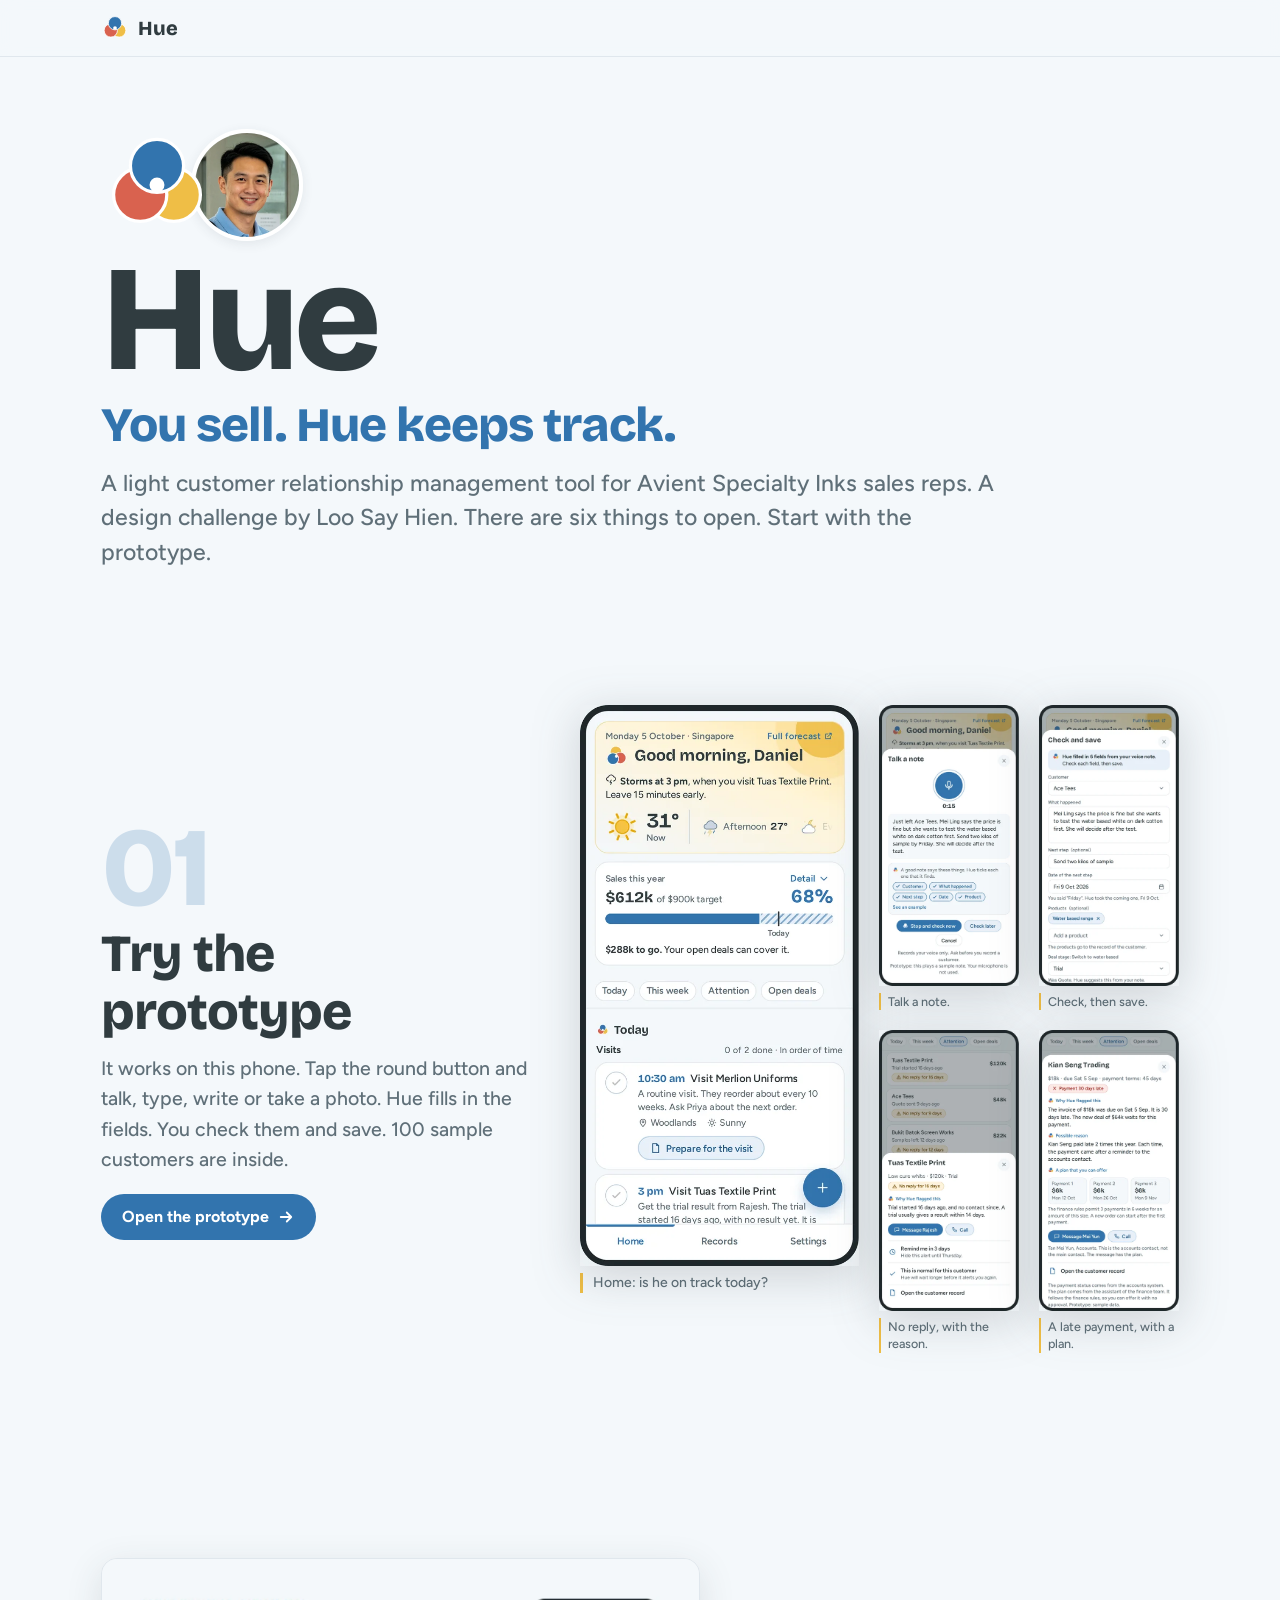
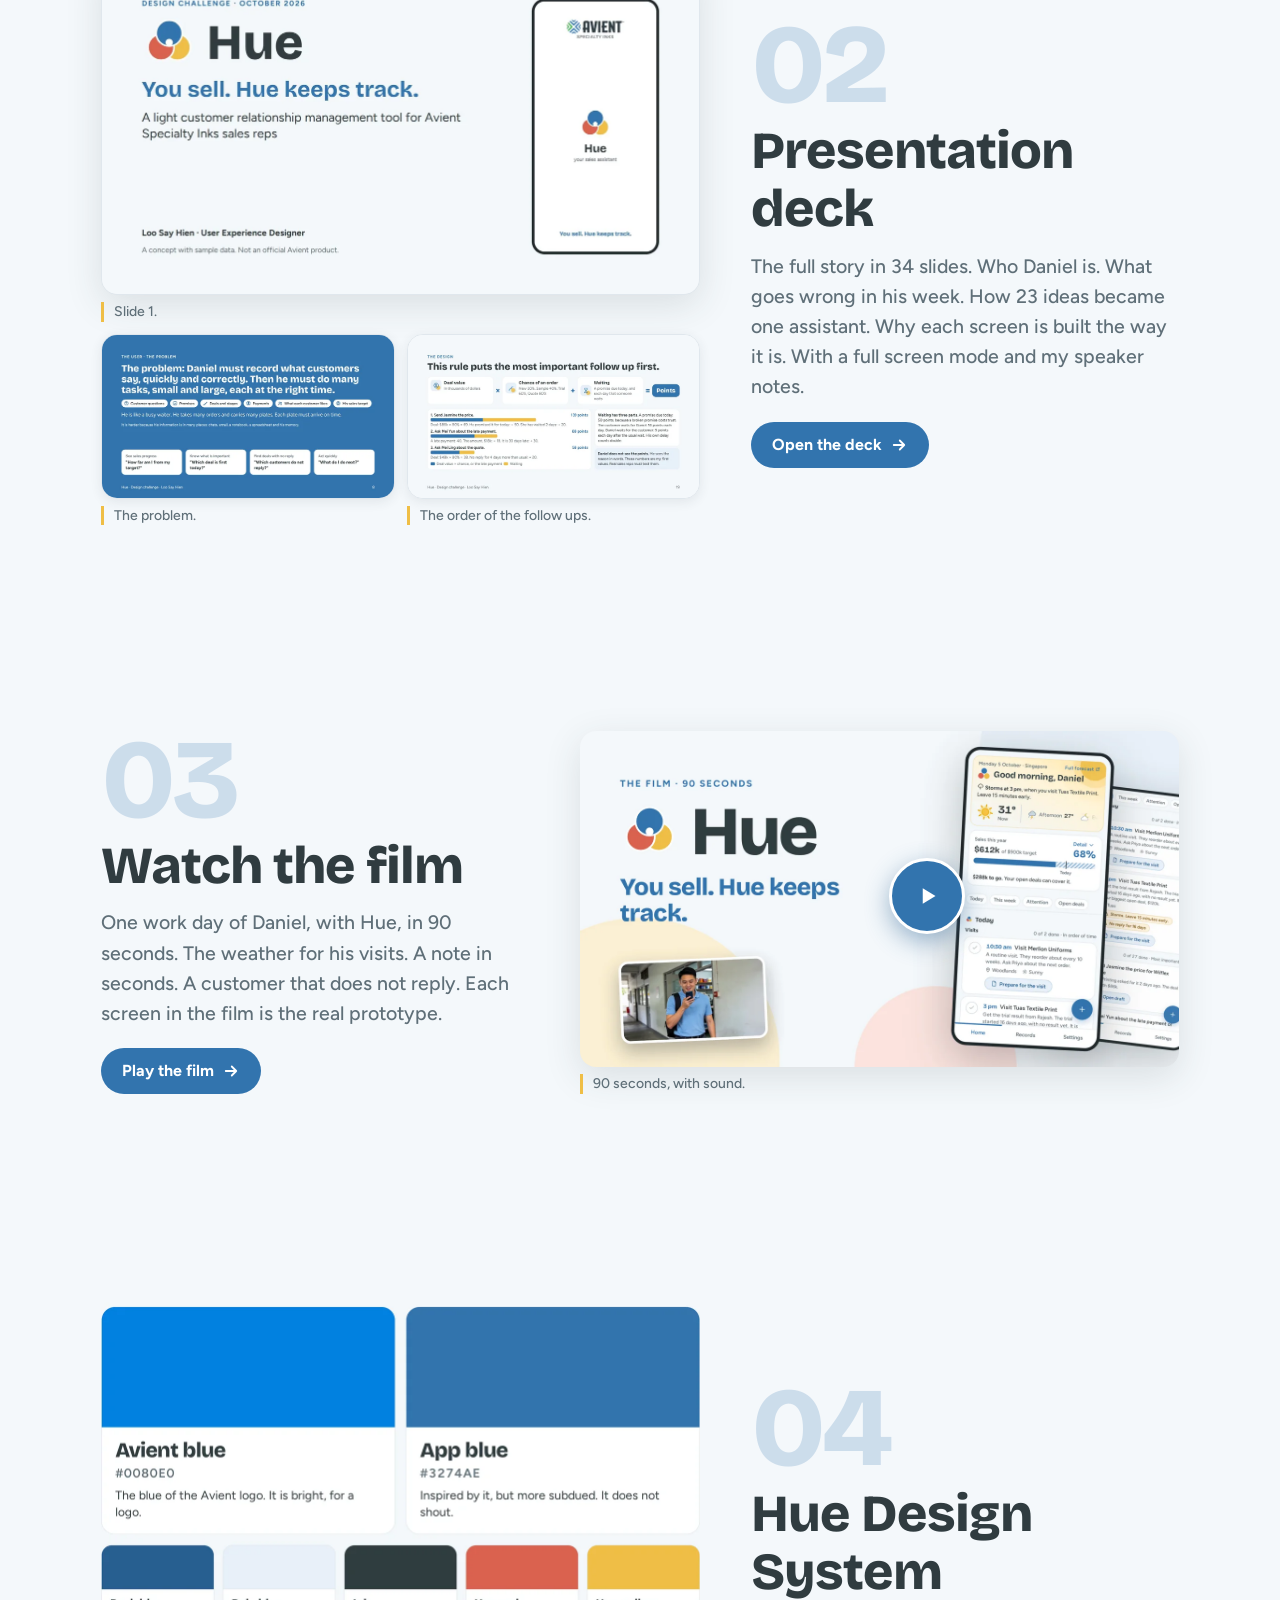
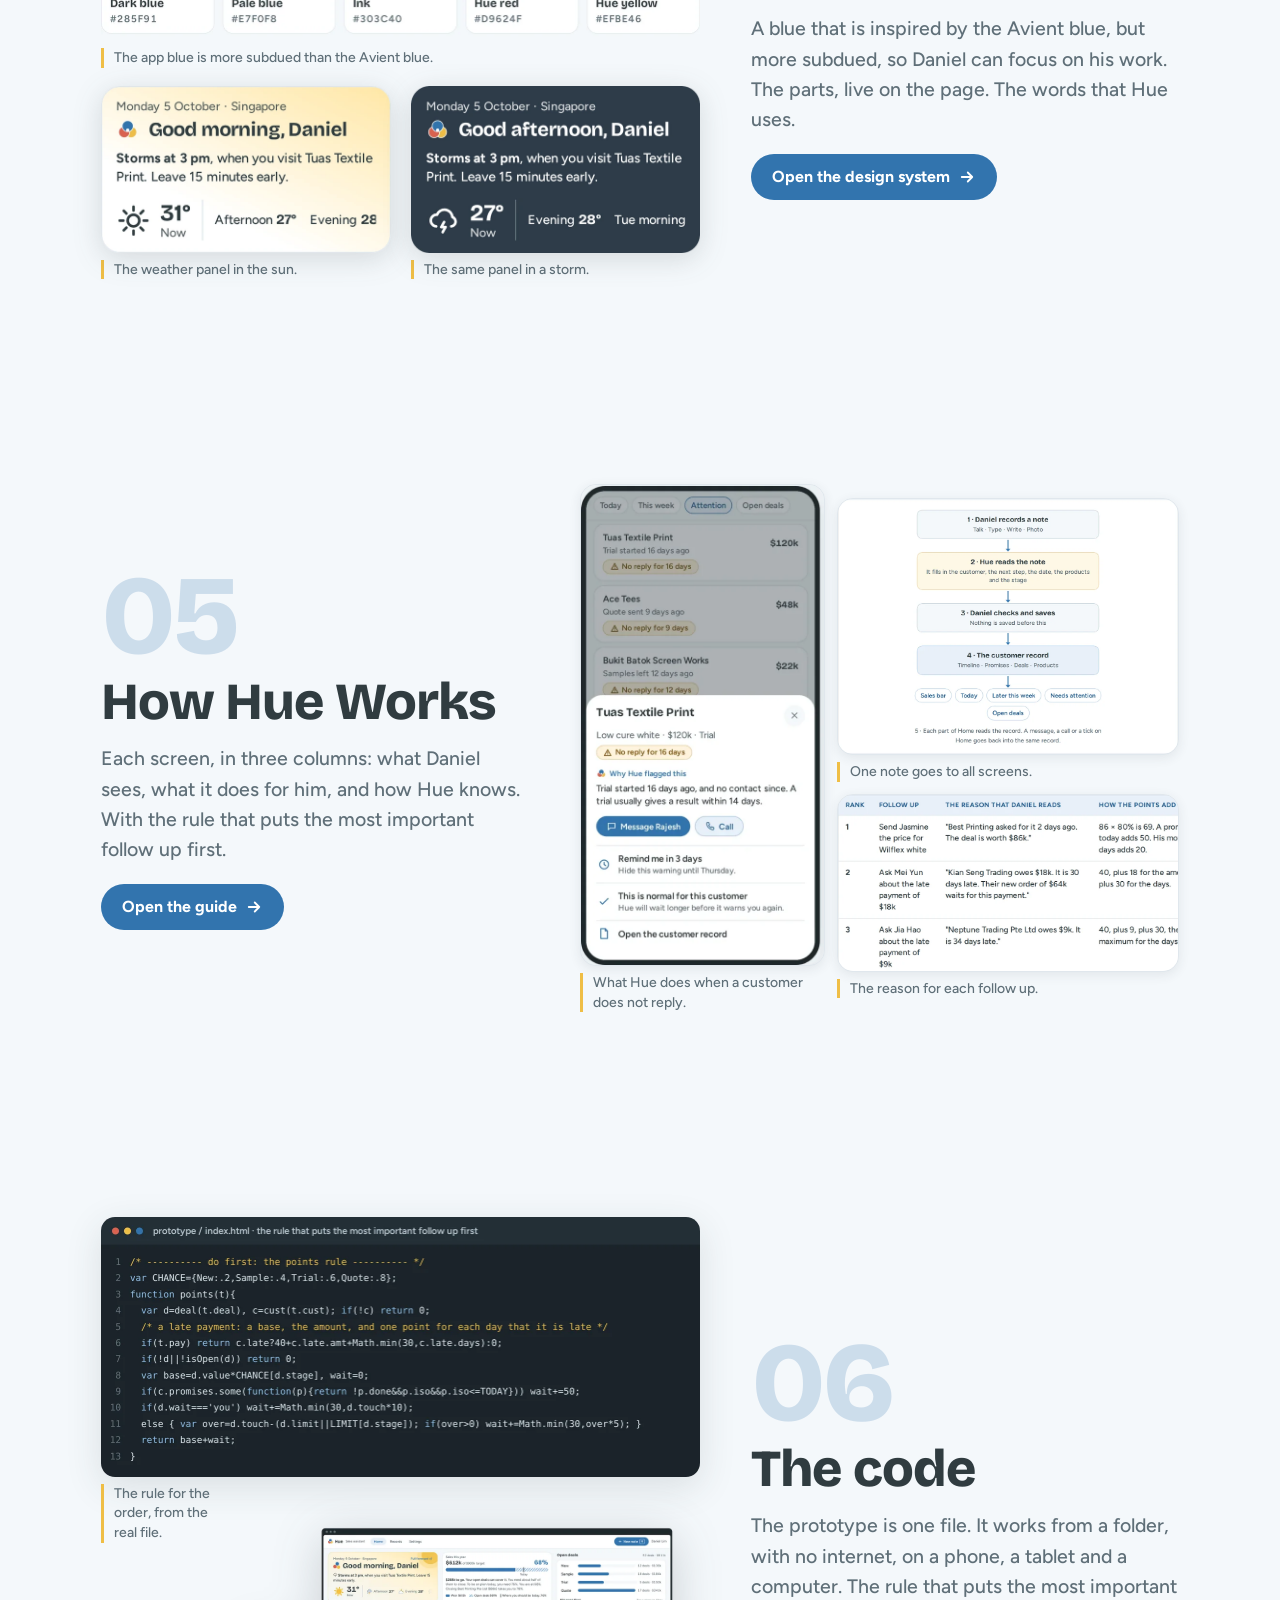
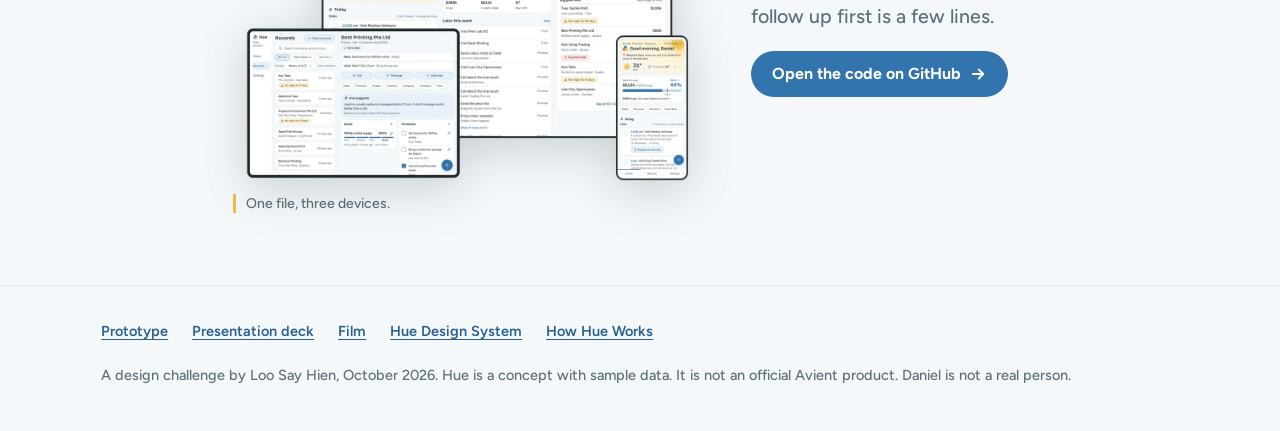
<file: links/index.html>
<!doctype html>
<html lang="en">
<head>
<meta charset="utf-8">
<meta name="viewport" content="width=device-width,initial-scale=1">
<title>Hue · All links</title>
<meta name="description" content="Hue, a light customer relationship management tool concept for Avient Specialty Inks sales reps. One page with the prototype, the presentation deck, the film, the design system, the guide and the code.">
<meta name="robots" content="noindex">
<link rel="stylesheet" href="../assets/fonts/fonts.css">
<link rel="stylesheet" href="../assets/site.css">
<link rel="icon" href="data:image/svg+xml,%3Csvg xmlns='http://www.w3.org/2000/svg' viewBox='0 0 24 24'%3E%3Ccircle cx='15.6' cy='14.1' r='5.7' fill='%23EFBE46'/%3E%3Ccircle cx='8.4' cy='14.1' r='5.7' fill='%23D9624F'/%3E%3Ccircle cx='12' cy='7.9' r='5.7' fill='%233274AE'/%3E%3Ccircle cx='12' cy='12' r='1.6' fill='%23fff'/%3E%3C/svg%3E">
<style>

.top{padding-top:clamp(28px,6vw,72px);padding-bottom:8px}
.mk{display:flex;align-items:center}
.mk svg{width:clamp(72px,10vw,112px);height:auto;display:block;position:relative;z-index:1}
.mk img{width:clamp(72px,10vw,112px);height:auto;border-radius:50%;border:4px solid var(--white);box-shadow:var(--shadow-s);margin-left:clamp(-22px,-2vw,-14px);object-fit:cover}
.top h1{font-size:clamp(64px,13vw,150px);font-weight:800;line-height:.92;margin:10px 0 0;letter-spacing:-.04em}
.tag{font:800 clamp(24px,4.6vw,48px)/1.1 var(--fd);color:var(--blue);margin:10px 0 14px;letter-spacing:-.02em}
.spreads{display:grid;gap:clamp(88px,16vw,208px);padding-top:clamp(56px,10vw,128px)}
.sp{display:grid;grid-template-columns:minmax(0,5fr) minmax(0,7fr);gap:clamp(20px,4vw,56px);align-items:center;scroll-margin-top:84px}
.sp.r{grid-template-columns:minmax(0,7fr) minmax(0,5fr)}.sp.r .txt{order:2}
.txt .n{font:800 clamp(64px,9vw,112px)/.9 var(--fd);color:var(--blue);opacity:.2;letter-spacing:-.04em}
.txt h2{font-size:clamp(32px,4.6vw,52px);font-weight:800;margin:6px 0 12px}
.txt h2 a{color:inherit;text-decoration:none}.txt h2 a:hover{color:var(--blue-d)}
.tease{color:var(--sub);font-size:clamp(17px,1.7vw,19.5px);line-height:1.55;max-width:44ch;margin-bottom:20px}
.btn svg{width:18px;height:18px;fill:none;stroke:currentColor;stroke-width:2.4;stroke-linecap:round;stroke-linejoin:round}
.media{display:grid;gap:12px;text-decoration:none;color:inherit}
.media figure{margin:0;position:relative;min-width:0}
.media img{width:100%;height:auto;border-radius:16px;display:block;background:var(--white);transition:transform .2s}
.media figure.main img{box-shadow:var(--shadow)}
.media figure.page img{border:1px solid var(--ln)}
.media figcaption{font-size:14px;line-height:1.4;color:var(--sub);margin-top:7px;padding-left:10px;border-left:3px solid var(--hyel)}
.media:hover figure.main img,.media:hover figure.big img,.media:hover figure.code img{transform:translateY(-3px)}
/* 3 pictures: one large, two small below */
.media .two{display:grid;grid-template-columns:1fr 1fr;gap:12px;align-items:start}
.media .two img{aspect-ratio:16/9;object-fit:cover;object-position:left top;box-shadow:var(--shadow-s)}
/* 5 pictures: one large phone, four small phones */
.media.five{grid-template-columns:2fr 1fr 1fr;gap:clamp(8px,1.8vw,20px);align-items:start}
.media.five .big{grid-row:1/3}
.media.five img{background:none;border-radius:0;filter:drop-shadow(0 10px 24px rgba(48,60,64,.2))}
.media.five figure:not(.big) figcaption{font-size:12.5px;border-left-width:2px;padding-left:7px}
/* the design system: the colours, then two weather panels side by side. The pictures have their own ground */
.media.wx{gap:18px}
.media.wx figure.plain img{background:none;border-radius:0;box-shadow:none;border:0}
.media.wx .two{gap:clamp(10px,2vw,20px)}
.media.wx .two img{aspect-ratio:auto;object-fit:contain;box-shadow:none;background:none;border-radius:0;filter:drop-shadow(0 6px 14px rgba(48,60,64,.16))}
/* 3 pictures: one tall, two wide */
.media.trio{grid-template-columns:5fr 7fr;align-items:center}
.media.trio .col{display:grid;gap:12px}
.media.trio img{box-shadow:var(--shadow-s)}
/* the code: a dark card, then the three devices */
.media.pair img{background:none;border-radius:0}
.media.pair .code img{border-radius:14px;box-shadow:var(--shadow)}
.media.pair .dev{width:78%;margin:-6% 0 0 auto}
.media.pair .dev img{filter:drop-shadow(0 10px 24px rgba(48,60,64,.22))}
.media.pair .code figcaption{max-width:20%}
.play{position:absolute;left:50%;top:calc(50% - 16px);width:76px;height:76px;margin:-38px 0 0 -38px;border-radius:50%;background:var(--blue);display:grid;place-items:center;box-shadow:0 8px 24px rgba(40,95,145,.45);border:3px solid #fff}
.play svg{width:34px;height:34px;fill:#fff}
.media.one .play{left:58%}
@media(max-width:820px){
  .play{width:56px;height:56px;margin:-28px 0 0 -28px}.play svg{width:26px;height:26px}
  .sp,.sp.r{grid-template-columns:1fr;gap:16px}.sp.r .txt{order:0}
  .txt{display:grid;grid-template-columns:auto 1fr;column-gap:14px;align-items:center}
  .txt .n{font-size:68px}.txt h2{margin:0}
  .tease,.txt .btn{grid-column:1/3}.tease{margin:12px 0 14px;max-width:none}.txt .btn{justify-self:start}
  .sp .media{order:3}
  .media.pair .code figcaption{max-width:none}.media.pair .dev{width:92%;margin-top:4px}
}

</style>
</head>
<body>
<a class="skip" href="#main">Go to the content</a>
<header class="bar"><div class="in"><a class="brand" href="../links/" aria-label="Hue, all links"><svg viewBox="0 0 24 24" aria-hidden="true"><circle cx="15.6" cy="14.1" r="5.7" fill="#EFBE46" stroke="#fff" stroke-width=".7"/><circle cx="8.4" cy="14.1" r="5.7" fill="#D9624F" stroke="#fff" stroke-width=".7"/><circle cx="12" cy="7.9" r="5.7" fill="#3274AE" stroke="#fff" stroke-width=".7"/><circle cx="12" cy="12" r="1.6" fill="#fff"/></svg>Hue</a></div></header>
<main id="main">
<div class="wrap top"><div class="mk"><svg viewBox="0 0 24 24" aria-hidden="true"><circle cx="15.6" cy="14.1" r="5.7" fill="#EFBE46" stroke="#fff" stroke-width=".7"/><circle cx="8.4" cy="14.1" r="5.7" fill="#D9624F" stroke="#fff" stroke-width=".7"/><circle cx="12" cy="7.9" r="5.7" fill="#3274AE" stroke="#fff" stroke-width=".7"/><circle cx="12" cy="12" r="1.6" fill="#fff"/></svg><img src="../assets/links/daniel-face.webp" alt="Daniel Lim, the user of Hue. He is not a real person. The picture is generated." width="320" height="320"></div><h1>Hue</h1><p class="tag">You sell. Hue keeps track.</p><p class="lede">A light customer relationship management tool for Avient Specialty Inks sales reps. A design challenge by Loo Say Hien. There are six things to open. Start with the prototype.</p></div>
<div class="wrap spreads"><section class="sp" id="prototype" aria-label="Try the prototype"><div class="txt"><p class="n" aria-hidden="true">01</p><h2><a href="../prototype/">Try the prototype</a></h2><p class="tease">It works on this phone. Tap the round button and talk, type, write or take a photo. Hue fills in the fields. You check them and save. 100 sample customers are inside.</p><a class="btn p" href="../prototype/">Open the prototype<svg viewBox="0 0 24 24" aria-hidden="true"><path d="M5 12h14M13 6l6 6-6 6"/></svg></a></div><a class="media five" href="../prototype/" tabindex="-1" aria-hidden="true"><figure class="ph big"><img src="../assets/links/proto-home.webp" alt="Home on a phone: the weather for the visits, the sales bar at 68 percent, and Today." width="520" height="1044" loading="lazy"><figcaption>Home: is he on track today?</figcaption></figure><figure class="ph"><img src="../assets/links/proto-talkdone.webp" alt="Talk a note on a phone: the words that he says, and five ticks for the parts of a good note." width="380" height="763" loading="lazy"><figcaption>Talk a note.</figcaption></figure><figure class="ph"><img src="../assets/links/proto-check.webp" alt="Check and save on a phone: Hue filled in 6 fields from your voice note. Check each field, then save." width="380" height="763" loading="lazy"><figcaption>Check, then save.</figcaption></figure><figure class="ph"><img src="../assets/links/proto-why.webp" alt="A phone with a warning for Tuas Textile Print: no reply for 16 days, with the reason." width="380" height="763" loading="lazy"><figcaption>No reply, with the reason.</figcaption></figure><figure class="ph"><img src="../assets/links/proto-late.webp" alt="A phone with a late payment of Kian Seng Trading: the reason, and a plan with three payments." width="380" height="763" loading="lazy"><figcaption>A late payment, with a plan.</figcaption></figure></a></section>
<section class="sp r" id="deck" aria-label="Presentation deck"><div class="txt"><p class="n" aria-hidden="true">02</p><h2><a href="../deck/">Presentation deck</a></h2><p class="tease">The full story in 34 slides. Who Daniel is. What goes wrong in his week. How 23 ideas became one assistant. Why each screen is built the way it is. With a full screen mode and my speaker notes.</p><a class="btn p" href="../deck/">Open the deck<svg viewBox="0 0 24 24" aria-hidden="true"><path d="M5 12h14M13 6l6 6-6 6"/></svg></a></div><a class="media three" href="../deck/" tabindex="-1" aria-hidden="true"><figure class="main page"><img src="../assets/links/deck-cover.webp" alt="The first slide: Hue. You sell. Hue keeps track. A light customer relationship management tool for Avient Specialty Inks sales reps." width="1200" height="675" loading="lazy"><figcaption>Slide 1.</figcaption></figure><div class="two"><figure class="page"><img src="../assets/links/deck-problem.webp" alt="A blue slide with the problem: Daniel must record what customers say, quickly and correctly. Then he must do many tasks, small and large, each at the right time." width="720" height="405" loading="lazy"><figcaption>The problem.</figcaption></figure><figure class="page"><img src="../assets/links/deck-points.webp" alt="A slide: This rule puts the most important follow up first." width="720" height="405" loading="lazy"><figcaption>The order of the follow ups.</figcaption></figure></div></a></section>
<section class="sp" id="film" aria-label="Watch the film"><div class="txt"><p class="n" aria-hidden="true">03</p><h2><a href="../film/">Watch the film</a></h2><p class="tease">One work day of Daniel, with Hue, in 90 seconds. The weather for his visits. A note in seconds. A customer that does not reply. Each screen in the film is the real prototype.</p><a class="btn p" href="../film/">Play the film<svg viewBox="0 0 24 24" aria-hidden="true"><path d="M5 12h14M13 6l6 6-6 6"/></svg></a></div><a class="media one" href="../film/" tabindex="-1" aria-hidden="true"><figure class="main film"><img src="../assets/links/film-1.webp" alt="The first picture of the film: the name Hue, the words You sell. Hue keeps track, a clip of Daniel, and a phone with the full Home screen." width="1280" height="720" loading="lazy"><span class="play" aria-hidden="true"><svg viewBox="0 0 24 24"><path d="M9 6.5v11l9-5.500z"/></svg></span><figcaption>90 seconds, with sound.</figcaption></figure></a></section>
<section class="sp r" id="system" aria-label="Hue Design System"><div class="txt"><p class="n" aria-hidden="true">04</p><h2><a href="../design-system/">Hue Design System</a></h2><p class="tease">A blue that is inspired by the Avient blue, but more subdued, so Daniel can focus on his work. The parts, live on the page. The words that Hue uses.</p><a class="btn p" href="../design-system/">Open the design system<svg viewBox="0 0 24 24" aria-hidden="true"><path d="M5 12h14M13 6l6 6-6 6"/></svg></a></div><a class="media wx" href="../design-system/" tabindex="-1" aria-hidden="true"><figure class="plain"><img src="../assets/links/ds-colours.webp" alt="Colour cards. Avient blue, #0080E0. App blue, #3274AE: inspired by it, but more subdued. Below them: dark blue, pale blue, ink, Hue red and Hue yellow." width="1200" height="686" loading="lazy"><figcaption>The app blue is more subdued than the Avient blue.</figcaption></figure><div class="two"><figure class="plain"><img src="../assets/links/ds-wx-sun.webp" alt="The weather panel in the morning sun, in yellow: Good morning, Daniel. Storms at 3 pm, when you visit Tuas Textile Print. Leave 15 minutes early." width="600" height="346" loading="lazy"><figcaption>The weather panel in the sun.</figcaption></figure><figure class="plain"><img src="../assets/links/ds-wx-storm.webp" alt="The weather panel in a storm, in dark grey: Good afternoon, Daniel. The same sentence about the visit." width="600" height="346" loading="lazy"><figcaption>The same panel in a storm.</figcaption></figure></div></a></section>
<section class="sp" id="guide" aria-label="How Hue Works"><div class="txt"><p class="n" aria-hidden="true">05</p><h2><a href="../guide/">How Hue Works</a></h2><p class="tease">Each screen, in three columns: what Daniel sees, what it does for him, and how Hue knows. With the rule that puts the most important follow up first.</p><a class="btn p" href="../guide/">Open the guide<svg viewBox="0 0 24 24" aria-hidden="true"><path d="M5 12h14M13 6l6 6-6 6"/></svg></a></div><a class="media trio" href="../guide/" tabindex="-1" aria-hidden="true"><figure class="page"><img src="../assets/links/guide-attn.webp" alt="A phone with a sheet for Tuas Textile Print: No reply for 16 days, why Hue flagged this, and four ways to act." width="508" height="1006" loading="lazy"><figcaption>What Hue does when a customer does not reply.</figcaption></figure><div class="col"><figure class="page"><img src="../assets/links/guide-flow.webp" alt="A diagram: Daniel records a note. Hue reads the note. Daniel checks and saves. The customer record. Then the parts of Home read the record." width="1000" height="749" loading="lazy"><figcaption>One note goes to all screens.</figcaption></figure><figure class="page"><img src="../assets/links/guide-table.webp" alt="A table: the first follow ups of the sample day, each with the reason that Daniel reads and how the points add up." width="900" height="465" loading="lazy"><figcaption>The reason for each follow up.</figcaption></figure></div></a></section>
<section class="sp r" id="code" aria-label="The code"><div class="txt"><p class="n" aria-hidden="true">06</p><h2><a href="https://github.com/sayhien/avient-sales-rep-tool">The code</a></h2><p class="tease">The prototype is one file. It works from a folder, with no internet, on a phone, a tablet and a computer. The rule that puts the most important follow up first is a few lines.</p><a class="btn p" href="https://github.com/sayhien/avient-sales-rep-tool">Open the code on GitHub<svg viewBox="0 0 24 24" aria-hidden="true"><path d="M5 12h14M13 6l6 6-6 6"/></svg></a></div><a class="media pair" href="https://github.com/sayhien/avient-sales-rep-tool" tabindex="-1" aria-hidden="true"><figure class="code"><img src="../assets/links/code-rule.webp" alt="A card with code from the prototype: the function that gives points to each follow up." width="1200" height="520" loading="lazy"><figcaption>The rule for the order, from the real file.</figcaption></figure><figure class="dev"><img src="../assets/links/code-devices.webp" alt="Hue on a computer, a tablet and a phone." width="1100" height="632" loading="lazy"><figcaption>One file, three devices.</figcaption></figure></a></section></div>

</main>
<footer class="foot"><div class="wrap"><nav aria-label="The pages of this project"><a href="../prototype/">Prototype</a><a href="../deck/">Presentation deck</a><a href="../film/">Film</a><a href="../design-system/">Hue Design System</a><a href="../guide/">How Hue Works</a></nav><p>A design challenge by Loo Say Hien, October 2026. Hue is a concept with sample data. It is not an official Avient product. Daniel is not a real person.</p></div></footer>
</body>
</html>
</file>
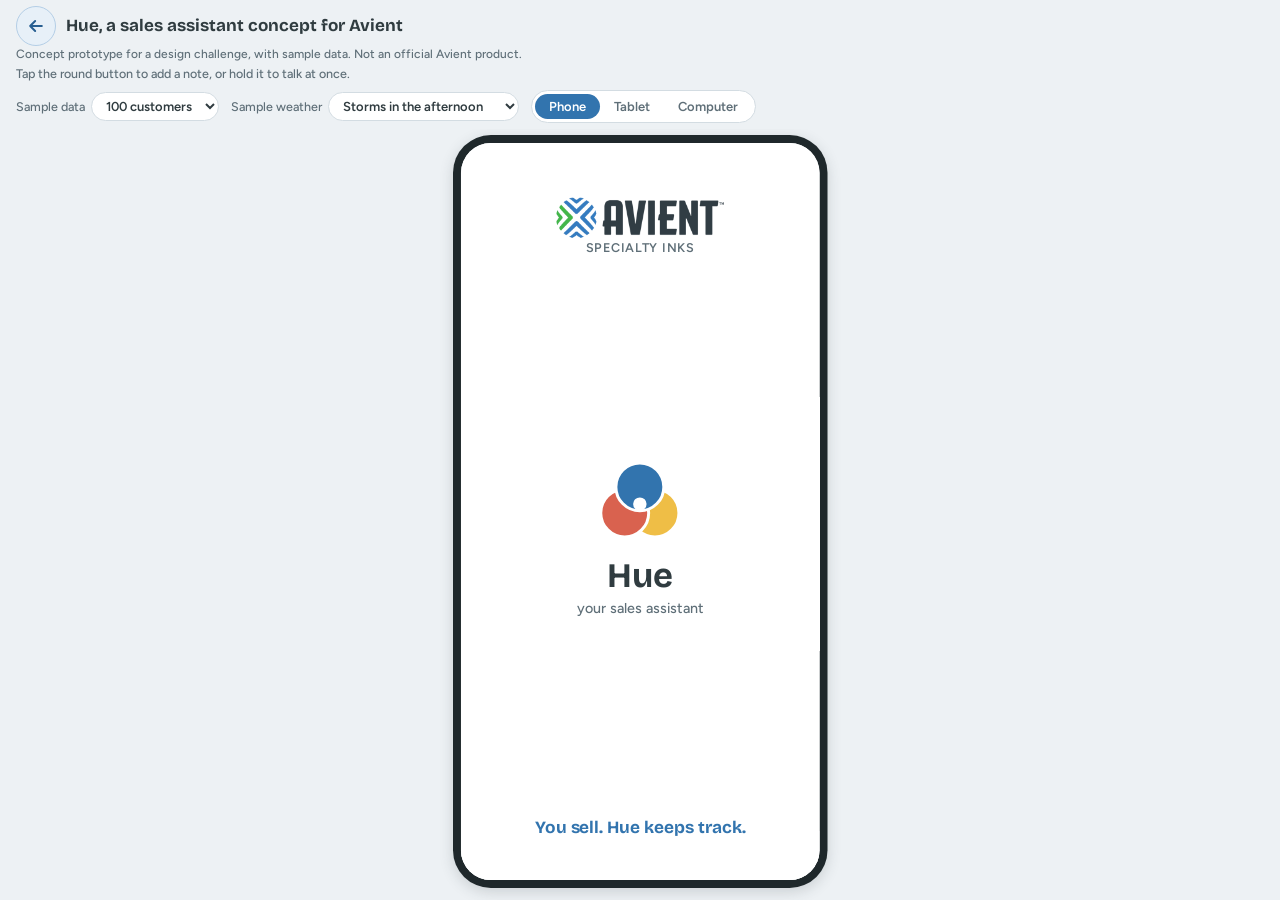
<file: prototype/index.html>
<!doctype html>
<html lang="en">
<head>
<meta charset="utf-8">
<meta name="viewport" content="width=device-width,initial-scale=1,viewport-fit=cover">
<title>Avient Sales Assistant Prototype</title>
<meta name="description" content="Concept prototype of Hue, a sales assistant for Avient Specialty Inks sales reps. Sample data. Not an official Avient product.">
<meta name="robots" content="noindex">
<link rel="stylesheet" href="../assets/fonts/fonts.css">
<style>html{color-scheme:light}body{margin:0;font:14px/1.4 system-ui,sans-serif}img{max-width:100%}[hidden]{display:none!important}</style>
<style>.backlk{display:inline-grid;place-items:center;vertical-align:middle;width:40px;height:40px;margin:-4px 10px -2px 0;border-radius:50%;color:#285F91;background:#E7F0F8;border:1.5px solid #B4CEE6}.backlk:hover{background:#DCE9F5}.backlk svg{width:20px;height:20px;fill:none;stroke:currentColor;stroke-width:2.4;stroke-linecap:round;stroke-linejoin:round}</style>
</head>
<body>
<style>
/* Layout: a quiet page with a device switch on top and one device frame scaled to fit.
   The app inside the frame keeps its own light look in both themes, because it is a product mock. */
:root{
  --page:#EDF1F4; --page-fg:#303C40; --page-sub:#5F6F78; --page-line:#D3DCE2; --page-card:#FFFFFF;
  --blue:#3274AE; --avient:#0080E0; --hred:#D9624F; --hyel:#EFBE46; --blue-d:#285F91; --soft-d:#D8E6F4; --soft-b:#B4CEE6; --ln-d:#BFCFDB; --wxg:#CBD6DE; --veil2:rgba(255,255,255,.74); --soft:#E7F0F8; --mist:#F4F8FB; --white:#FFFFFF;
  --ink:#303C40; --sub:#5F6F78; --ln:#E0E7ED;
  --amb50:#FFF3DD; --amb300:#EBCF9C; --amb800:#7F5410;
  --red50:#FDE9E7; --red300:#F0B6B0; --red700:#A3261C;
  --bezel:#1F282B; --paper:#FFFDF5; --scrim:rgba(48,60,64,.4); --veil:rgba(244,248,251,.8);
  --float:0 6px 14px rgba(50,116,174,.3); --float-d:0 10px 22px rgba(50,116,174,.4); --menu:0 4px 14px rgba(48,60,64,.18);
  --fd:"Bricolage Grotesque","Figtree",system-ui,sans-serif;
  --fb:"Figtree",system-ui,-apple-system,"Segoe UI",sans-serif;
  --fh:"Caveat","Segoe Print","Bradley Hand",cursive;
}
@media (prefers-color-scheme: dark){ :root:not([data-theme="light"]){ --page:#12181B; --page-fg:#E6ECEF; --page-sub:#9BA9B1; --page-line:#2B363B; --page-card:#1B2428; --bezel:#05080A; color-scheme:dark } }
:root[data-theme="dark"]{ --page:#12181B; --page-fg:#E6ECEF; --page-sub:#9BA9B1; --page-line:#2B363B; --page-card:#1B2428; --bezel:#05080A; color-scheme:dark }

html,body{height:100%}
body{background:var(--page);color:var(--page-fg);font:500 14px/1.4 var(--fb);display:flex;flex-direction:column;overflow:hidden}
*{box-sizing:border-box}
button{font:inherit;color:inherit}
:focus-visible{outline:2px solid var(--avient);outline-offset:2px}

/* Page chrome */
.top{display:flex;flex-wrap:wrap;gap:8px 16px;align-items:center;justify-content:space-between;padding-block:10px 6px;padding-inline:16px}
.top h1{font:700 17px/1.2 var(--fd);margin:0}
.top p{margin:2px 0 0;font-size:12.5px;color:var(--page-sub)}
.seg{display:flex;background:var(--page-card);border:1px solid var(--page-line);border-radius:999px;padding:3px}
.seg button{border:0;background:transparent;border-radius:999px;padding:6px 14px;font:600 13px/1 var(--fb);color:var(--page-sub);cursor:pointer}
.seg button[aria-pressed="true"]{background:var(--blue);color:var(--white)}
.stage{flex:1;min-height:0;display:grid;place-items:center;padding-block:6px 12px;padding-inline:16px;overflow:hidden}
.fit{position:relative}
.dev{position:absolute;left:0;top:0;transform-origin:0 0;background:var(--bezel);box-shadow:var(--menu)}
.dev[data-device="phone"]{width:376px;height:756px;padding:8px;border-radius:38px}
.dev[data-device="tablet"]{width:944px;height:664px;padding:12px;border-radius:26px}
.dev[data-device="computer"]{width:1252px;height:750px;padding:0 6px 6px;border-radius:12px}
.winbar{display:none;height:24px;align-items:center;gap:6px;padding-left:8px}
.winbar i{width:8px;height:8px;border-radius:50%;background:var(--sub)}
.dev[data-device="computer"] .winbar{display:flex}
.screen{position:relative;width:100%;height:100%;overflow:hidden;background:var(--mist);color:var(--ink);font:500 12.5px/17.5px var(--fb);color-scheme:light}
.dev[data-device="phone"] .screen{border-radius:30px}
.dev[data-device="tablet"] .screen{border-radius:14px}
.dev[data-device="computer"] .screen{height:720px;border-radius:6px}
/* Stronger contrast setting */
.screen.hc{--blue:#1F5A8E;--blue-d:#174A78;--ln-d:#7F929D;--ink:#182023;--sub:#3C4A51;--ln:#9DAEB8;--soft:#D6E5F3;--amb800:#5C3B05;--amb300:#B98A2E;--red700:#7C1710;--red300:#C8635A}
.screen.hc .chip,.screen.hc .card,.screen.hc .row,.screen.hc .task{border-width:1.5px}
.screen.rm *,.screen.rm *::after{animation:none!important;transition:none!important}

/* App */
.app{position:relative;height:100%;display:flex}
.app.phone,.app.computer{flex-direction:column}
.app *{scrollbar-width:thin;scrollbar-color:var(--ln) transparent}
.app.phone *{scrollbar-width:none}
.app.phone ::-webkit-scrollbar{width:0;height:0}
.app h1{font:700 20px/23px var(--fd);margin:0;text-wrap:balance}
.app p{margin:0}
.ic{width:18px;height:18px;fill:none;stroke:currentColor;stroke-width:1.8;stroke-linecap:round;stroke-linejoin:round;flex:none}
.view{flex:1;min-height:0;overflow-y:auto;padding:12px 10px 76px}
.sub{color:var(--sub)}
.date{font:600 10.5px/14px var(--fb);color:var(--sub);letter-spacing:.02em}
.bar{height:6px;border-radius:999px;background:var(--soft);margin-top:8px;overflow:hidden}
.bar i{display:block;height:100%;border-radius:999px;background:var(--blue)}
.sec{font:700 14px/18px var(--fd);margin:16px 2px 7px;display:flex;justify-content:space-between;align-items:baseline;gap:8px}
.count{font:500 10.5px/14px var(--fb);color:var(--sub);font-variant-numeric:tabular-nums}
.link{border:0;background:none;padding:2px 4px;font:600 11px/14px var(--fb);color:var(--blue);cursor:pointer;border-radius:6px;display:inline-flex;align-items:center;gap:3px}
.link .ic{width:14px;height:14px}
.stack{display:grid;gap:6px}
.card{background:var(--white);border:1px solid var(--ln);border-radius:16px;padding:10px 12px}
.cap{font-size:11px;line-height:15px;color:var(--sub)}
.lab{font:600 10.5px/14px var(--fb);color:var(--sub)}
.sp{flex:1}

/* The assistant mark: three overlapping ink discs, like colours lining up on a print */
.hue{flex:none;vertical-align:-3px;isolation:isolate}
.hue circle{stroke:var(--white);stroke-width:.7}
.hue .h1{fill:var(--blue)}.hue .h2{fill:var(--hred)}.hue .h3{fill:var(--hyel)}
.hue .h0{fill:var(--white);stroke:none}
.hue.w circle{fill:var(--white);stroke:none}
.hue.w .h1{opacity:.95}.hue.w .h2{opacity:.7}.hue.w .h3{opacity:.5}.hue.w .h0{opacity:0}
.hue .hg{transform-origin:12px 12px}
.hue.work .hg{animation:hspin 1.5s cubic-bezier(.6,.1,.4,.9) infinite}
.hue.work .h1{animation:hb1 1.5s ease-in-out infinite}.hue.work .h2{animation:hb2 1.5s ease-in-out infinite}.hue.work .h3{animation:hb3 1.5s ease-in-out infinite}
@keyframes hspin{to{transform:rotate(360deg)}}
@keyframes hb1{50%{transform:translateY(-2.2px)}}
@keyframes hb2{50%{transform:translate(-1.9px,1.1px)}}
@keyframes hb3{50%{transform:translate(1.9px,1.1px)}}
.greet{display:flex;align-items:center;gap:8px}
.app.phone .greet{font-size:19px;line-height:22px}
.hl{display:inline-flex;align-items:center;gap:6px}
.sh2{display:flex;justify-content:space-between;align-items:center;gap:8px}
.bhead{display:grid;gap:10px}
.app.tablet .bhead,.app.computer .bhead{grid-template-columns:1fr 1fr;align-items:center;gap:16px}
.bgrid{display:grid;grid-template-columns:minmax(0,1fr);gap:0 16px}
.bgrid>div{min-width:0}
.app.tablet .bgrid{grid-template-columns:repeat(2,minmax(0,1fr))}
.app.computer .bgrid{grid-template-columns:repeat(3,minmax(0,1fr))}
.bsec{scroll-margin-top:44px}
.byhue{display:inline-flex;align-items:center;gap:4px;font:600 10.5px/14px var(--fb);color:var(--blue)}

.btn{font:600 11.5px/14px var(--fb);border:0;border-radius:999px;padding:7px 14px;cursor:pointer;display:inline-flex;align-items:center;justify-content:center;gap:5px;white-space:nowrap}
.btn .ic{width:14px;height:14px}
.btn-primary{background:var(--blue);color:var(--white)}
.btn-soft{background:var(--soft);color:var(--blue)}
.btn-ghost{background:transparent;border:1px solid var(--ln);color:var(--ink);padding:6px 13px}
.btn.wide{width:100%;margin-top:6px}
.chip{display:inline-flex;align-items:center;gap:4px;font:600 10.5px/14px var(--fb);padding:2px 9px;border-radius:999px;border:1px solid var(--ln);background:var(--white);color:var(--ink);white-space:nowrap}
.chip .ic{width:12px;height:12px;stroke-width:2.2}
.chip-done{background:var(--soft)}
.chip-warn{background:var(--amb50);border-color:var(--amb300);color:var(--amb800)}
.chip-bad{background:var(--red50);border-color:var(--red300);color:var(--red700)}
button.chip{cursor:pointer}
.chips{display:flex;flex-wrap:wrap;gap:5px;margin-top:5px}
.acts{display:flex;flex-wrap:wrap;gap:6px;margin-top:8px}
.acts3{display:flex;flex-wrap:wrap;gap:6px;margin-top:8px}
.acts3 .btn{flex:1 1 auto;padding-inline:10px}

/* Sales card */
.app .fig{font:700 18px/22px var(--fd);font-variant-numeric:tabular-nums;margin-top:2px}
.fig small{font:500 11px/15px var(--fb);color:var(--sub)}
.trio{display:grid;grid-template-columns:repeat(3,1fr);gap:8px;margin:10px 0 8px}
.trio b{display:block;font:700 13px/17px var(--fd);font-variant-numeric:tabular-nums}
.trio span{font-size:10.5px;line-height:14px;color:var(--sub)}
.more{display:flex;justify-content:space-between;align-items:center;width:100%;border:0;border-top:1px solid var(--ln);background:none;margin-top:10px;padding:8px 0 0;font:600 11.5px/14px var(--fb);color:var(--blue);cursor:pointer}
.more .ic{width:16px;height:16px}
.sub3{font:700 12.5px/16px var(--fd);margin:12px 0 4px;display:flex;justify-content:space-between;align-items:baseline}
.st{display:grid;grid-template-columns:52px 1fr auto;gap:8px;align-items:center;width:100%;border:0;background:none;padding:6px 4px;border-radius:10px;cursor:pointer;text-align:left}
.st.on{background:var(--soft)}
.st .sn{font-weight:600}
.st .sb{height:10px;border-radius:999px;background:var(--mist);overflow:hidden}
.st .sb i{display:block;height:100%;background:var(--blue);border-radius:999px;min-width:4px}
.st .sv{font-size:11px;color:var(--sub);text-align:right;font-variant-numeric:tabular-nums;white-space:nowrap}
.mini{display:grid;grid-template-columns:1fr auto;gap:8px;width:100%;border:0;border-top:1px solid var(--ln);background:none;text-align:left;padding:7px 4px;cursor:pointer}
.mini .val,.row .val{font:700 12.5px/16px var(--fd);font-variant-numeric:tabular-nums}

/* Week plan */
.plan{padding:4px 6px}
.wk{display:grid;grid-template-columns:44px 1fr auto;gap:8px;align-items:center;width:100%;border:0;background:none;text-align:left;padding:7px 6px;cursor:pointer}
.wk + .wk{border-top:1px solid var(--ln)}
.wk b{font:700 11px/14px var(--fd);color:var(--blue)}
.wk small{font:500 10.5px/14px var(--fb);color:var(--sub)}
.plan .cap{padding:6px 6px 4px;border-top:1px solid var(--ln)}

/* Task card */
.task{display:grid;grid-template-columns:28px 1fr;gap:10px;background:var(--white);border:1px solid var(--ln);border-radius:16px;padding:10px 12px}
.tick{width:26px;height:26px;margin-top:1px;border-radius:999px;border:1.5px solid var(--ln-d);display:grid;place-items:center;background:var(--white);color:var(--sub);cursor:pointer;padding:0}
.tick .ic{width:14px;height:14px;stroke-width:2.6;opacity:.45}
.task.done .tick{background:var(--blue);border-color:var(--blue);color:var(--white)}
.task.done .tick .ic{opacity:1}
.app .donecap{margin:6px 2px 0}
.title{display:block;border:0;background:none;padding:0;text-align:left;font:600 12.5px/17.5px var(--fb);cursor:pointer;color:var(--ink)}
.why{display:block;color:var(--sub);font-size:11px;line-height:15px;margin-top:1px}
.task.done .title{color:var(--sub);text-decoration:line-through}

/* Rows */
.row{display:grid;grid-template-columns:1fr auto;gap:2px 10px;align-items:center;width:100%;text-align:left;padding:9px 12px;background:var(--white);border:1px solid var(--ln);border-radius:14px;cursor:pointer}
.row b{font-weight:600}
.row .r2{color:var(--sub);font-size:11px;line-height:15px}
.row > span{min-width:0}
.row .rr{text-align:right;font-variant-numeric:tabular-nums;display:grid;gap:3px;justify-items:end}
.empty{padding:14px;text-align:center;color:var(--sub);border:1px dashed var(--ln);border-radius:14px}

/* Records */
.rtop{display:flex;justify-content:space-between;align-items:center;gap:8px}
.search{display:flex;align-items:center;gap:7px;background:var(--white);border:1px solid var(--ln);border-radius:999px;padding:0 12px;margin:10px 0 8px;color:var(--sub)}
.search:focus-within{outline:2px solid var(--avient);outline-offset:1px}
.filters{display:flex;gap:6px;margin-bottom:8px;flex-wrap:wrap}
.app.phone .filters{flex-wrap:nowrap;overflow-x:auto;margin-inline:-10px;padding-inline:10px}
.pn{font-weight:500;opacity:.8}
.sortrow{display:flex;align-items:center;gap:8px;margin-bottom:8px}
.sortrow label{font:600 10.5px/14px var(--fb);color:var(--sub);white-space:nowrap}
.app .sortrow select{width:auto;min-width:0;max-width:100%;flex:0 0 auto;padding-block:5px;padding-right:42px}
.sortrow{flex-wrap:wrap}
.sortrow .count{margin-left:auto;white-space:nowrap}
.pill{border:1px solid var(--ln);background:var(--white);border-radius:999px;padding:4px 11px;font:600 11px/14px var(--fb);cursor:pointer;color:var(--sub);white-space:nowrap}
.pill.on{background:var(--soft);border-color:var(--soft);color:var(--blue)}
.tblwrap{border:1px solid var(--ln);border-radius:14px;overflow:hidden;background:var(--white)}
.tbl{width:100%;border-collapse:collapse}
.tbl th{font:600 10.5px/14px var(--fb);color:var(--sub);text-align:left;padding:7px 10px;border-bottom:1px solid var(--ln);background:var(--mist)}
.tbl th button{border:0;background:none;padding:0;font:inherit;color:inherit;cursor:pointer}
.tbl th button.on{color:var(--blue)}
.tbl td{padding:8px 10px;border-bottom:1px solid var(--ln);vertical-align:top}
.tbl tr:last-child td{border-bottom:0}
.tbl tbody tr{cursor:pointer}
.tbl tbody tr:hover{background:var(--mist)}
.tbl .n{text-align:right;font-variant-numeric:tabular-nums;white-space:nowrap}
.tbl .nw{white-space:nowrap}
.tbl td button{border:0;background:none;padding:0;font:600 12.5px/17.5px var(--fb);cursor:pointer;text-align:left;color:var(--ink)}

/* Record */
.rbar{display:flex;align-items:center;gap:8px;margin-bottom:4px;min-height:22px}
.backb{display:inline-flex;align-items:center;gap:2px;border:0;background:none;padding:2px 6px 2px 0;font:600 11.5px/14px var(--fb);color:var(--blue);cursor:pointer;border-radius:6px}
.backb .ic{width:15px;height:15px}
.app .next{margin-top:8px;padding:8px 10px;background:var(--white);border:1px solid var(--ln);border-radius:12px}
.jump .pill{padding-inline:8px}
.jump{position:sticky;top:-12px;z-index:3;display:flex;gap:5px;overflow-x:auto;background:var(--mist);margin:10px -10px 0;padding:8px 10px;border-bottom:1px solid var(--ln)}
.col .jump{top:-14px;margin-inline:-12px;padding-inline:12px}
.drawer .jump{top:-16px;margin-inline:-16px;padding-inline:16px}
.pg .jump{top:-14px;margin-inline:-16px;padding-inline:16px}
.rgrid{display:grid;grid-template-columns:minmax(0,1fr);gap:8px;margin-top:10px}
.rgrid .card{scroll-margin-top:42px}
.rgrid .card h3{font:700 12.5px/16px var(--fd);margin:0 0 6px;display:flex;justify-content:space-between;align-items:center;gap:6px}
.rgrid .card h3 span{display:inline-flex;align-items:center;gap:5px}
.tip{background:var(--soft);border-color:var(--soft)}
.dl{display:grid;grid-template-columns:auto 1fr;gap:4px 12px;margin:0}
.dl dt{color:var(--sub);font-size:11px}
.dl dd{margin:0;user-select:text;min-width:0}
.dl dd .chip{white-space:normal}
.item{padding:7px 0;border-top:1px solid var(--ln)}
.item:first-of-type{border-top:0;padding-top:0}
.item:last-child{padding-bottom:0}
.dealh{display:flex;justify-content:space-between;gap:8px;align-items:baseline}
.steps{display:grid;grid-template-columns:repeat(4,1fr);gap:3px;margin:6px 0 3px}
.steps i{height:5px;border-radius:999px;background:var(--soft)}
.steps i.on{background:var(--blue)}
.stepl{display:grid;grid-template-columns:repeat(4,1fr);gap:3px;font-size:10px;line-height:13px;color:var(--sub)}
.stepl b{color:var(--ink);font-weight:600}
.prom{display:grid;grid-template-columns:20px 1fr;gap:8px;align-items:start;width:100%;border:0;background:none;text-align:left;padding:0;cursor:pointer}
.box{width:18px;height:18px;border-radius:6px;border:1.5px solid var(--sub);display:grid;place-items:center;color:var(--white)}
.prom.done .box{background:var(--blue);border-color:var(--blue)}
.prom.done .pt{color:var(--sub);text-decoration:line-through}
.box .ic{width:12px;height:12px;stroke-width:2.6}
.tl{display:grid;grid-template-columns:66px 1fr;gap:8px}
.tl .d{color:var(--sub);font-size:11px;line-height:15px}
.tl .d b{display:block;color:var(--ink);font-weight:600}
.tag{font:600 10px/13px var(--fb);color:var(--blue);background:var(--soft);border-radius:999px;padding:1px 7px;margin-left:5px;white-space:nowrap}
.filerow{display:flex;align-items:center;gap:7px;color:var(--ink)}
.filerow .ic{color:var(--sub);width:15px;height:15px}

/* Forms */
.f{display:grid;gap:3px;margin-top:9px}
.f label,.f .l{font:600 10.5px/14px var(--fb);color:var(--sub);display:flex;gap:6px;align-items:center;flex-wrap:wrap}
.app input,.app select,.app textarea{font:500 12.5px/17.5px var(--fb);color:var(--ink);border:1px solid var(--ln);border-radius:10px;padding:7px 9px;background:var(--white);width:100%;min-width:0}
.app textarea{resize:none}
.app select{appearance:none;-webkit-appearance:none;padding-right:38px;background-image:url("data:image/svg+xml,%3Csvg xmlns='http://www.w3.org/2000/svg' viewBox='0 0 24 24' fill='none' stroke='%235F6F78' stroke-width='2.4' stroke-linecap='round' stroke-linejoin='round'%3E%3Cpath d='M6 9l6 6 6-6'/%3E%3C/svg%3E");background-repeat:no-repeat;background-position:right 13px center;background-size:14px 14px;text-overflow:ellipsis}
.app .search input{border:0;background:none;outline:0;padding:8px 0;border-radius:0}
.app .note{font-size:11px;line-height:15px;color:var(--sub);margin-top:8px}
.app .err{color:var(--red700);font-weight:600;font-size:11px;line-height:15px;margin-top:6px}
.app .alert{background:var(--amb50);border:1px solid var(--amb300);color:var(--amb800);border-radius:12px;padding:8px 10px;margin-top:8px;font-size:11.5px;line-height:16px}
.alert button{border:0;background:none;padding:0;font:600 11.5px/16px var(--fb);color:var(--amb800);text-decoration:underline;cursor:pointer}

/* Settings */
.set .srow{display:flex;justify-content:space-between;align-items:center;gap:12px;padding:9px 0;border-top:1px solid var(--ln)}
.set .srow:first-child{border-top:0;padding-top:2px}
.set .srow.stackd{display:grid;gap:6px}
.set .srow b{font-weight:600;display:block}
.set .srow select{width:100%}
.set .srow label{display:block}
.segc{display:grid;grid-auto-flow:column;grid-auto-columns:1fr;background:var(--mist);border:1px solid var(--ln);border-radius:999px;padding:2px}
.segc button{border:0;background:none;border-radius:999px;padding:5px 4px;font:600 11px/14px var(--fb);color:var(--sub);cursor:pointer;white-space:nowrap}
.segc button[aria-pressed="true"]{background:var(--blue);color:var(--white)}
.sw{display:inline-flex;align-items:center;gap:6px;border:0;background:none;padding:0;cursor:pointer;font:600 11px/14px var(--fb);color:var(--sub);flex:none}
.sw i{width:34px;height:20px;border-radius:999px;background:var(--ln);position:relative;transition:background .15s}
.sw i::after{content:"";position:absolute;left:2px;top:2px;width:16px;height:16px;border-radius:999px;background:var(--white);box-shadow:var(--menu);transition:transform .15s}
.sw[aria-checked="true"]{color:var(--blue)}
.sw[aria-checked="true"] i{background:var(--blue)}
.sw[aria-checked="true"] i::after{transform:translateX(14px)}
.sample{display:flex;flex-wrap:wrap;gap:5px}

/* Tabs, rail, top bar */
.tabs{display:grid;grid-template-columns:repeat(3,1fr);background:var(--white);border-top:1px solid var(--ln);flex:none}
.tabs button{border:0;background:none;text-align:center;padding:12px 0 16px;font:600 11.5px/14px var(--fb);color:var(--sub);cursor:pointer}
.tabs button.on{color:var(--blue);box-shadow:inset 0 3px 0 var(--blue)}
.rail{width:84px;flex:none;background:var(--white);border-right:1px solid var(--ln);padding:14px 8px;display:flex;flex-direction:column;gap:6px}
.brand{font:700 14px/16px var(--fd);color:var(--ink)}
.rail .brand{padding:0 6px 12px}
.rail .brand small{display:block;font:500 10.5px/14px var(--fb);color:var(--sub)}
.rail button{border:0;background:none;border-radius:12px;padding:10px 6px;font:600 11.5px/14px var(--fb);color:var(--sub);cursor:pointer;text-align:left}
.rail button.on{background:var(--soft);color:var(--blue)}
.cols{flex:1;min-width:0;display:grid;grid-template-columns:1fr 1fr;min-height:0}
.cols.rec{grid-template-columns:270px 1fr}
.cols.one{grid-template-columns:minmax(0,520px)}
.pg{flex:1;min-width:0;min-height:0;overflow-y:auto;padding:14px 16px 24px}
.app.tablet .pg{padding-bottom:76px}
.narrow{max-width:560px;margin-inline:auto}
.tnav{display:flex;gap:2px;margin-left:10px}
.tnav button{border:0;background:none;border-radius:999px;padding:6px 12px;font:600 11.5px/14px var(--fb);color:var(--sub);cursor:pointer}
.tnav button.on{background:var(--soft);color:var(--blue)}
.col{min-height:0;min-width:0;overflow-y:auto;padding:14px 12px 20px}
.col + .col{border-left:1px solid var(--ln)}
.app.tablet .col{padding-bottom:76px}
.topbar{flex:none;display:flex;align-items:center;gap:10px;background:var(--white);border-bottom:1px solid var(--ln);padding:8px 14px}
.topbar .me{color:var(--sub);font-size:11.5px}
kbd{font:600 10px/12px var(--fb);border:1px solid currentColor;border-radius:5px;padding:1px 5px;opacity:.85}
.app.computer .rgrid,.app.tablet .rgrid{grid-template-columns:minmax(0,1fr) minmax(0,1fr);align-items:start}
.rgrid .span{grid-column:1/-1}

/* Capture button and menu */
.fabwrap{position:absolute;right:12px;bottom:62px;display:grid;gap:8px;justify-items:end;z-index:5}
.app.tablet .fabwrap{right:18px;bottom:18px}
.fabwrap.left{right:auto;left:12px;justify-items:start}
.app.tablet .fabwrap.left{left:102px}
.fab{width:46px;height:46px;border-radius:999px;border:0;background:var(--blue);color:var(--white);display:grid;place-items:center;box-shadow:var(--float);cursor:pointer;touch-action:none;user-select:none;-webkit-user-select:none}
.fab .ic{transition:transform .15s}
.fab[aria-expanded="true"] .ic{transform:rotate(45deg)}
.fan{display:grid;gap:8px;justify-items:end}
.fan button{display:flex;align-items:center;gap:8px;border:0;background:none;padding:0;cursor:pointer;font:600 12px/16px var(--fb)}
.fabwrap.left .fan{justify-items:start}
.fabwrap.left .fan button{flex-direction:row-reverse}
.fan button span{background:var(--white);border:1px solid var(--ln);border-radius:999px;padding:3px 10px}
.fan button i{width:40px;height:40px;border-radius:999px;background:var(--white);color:var(--blue);display:grid;place-items:center;box-shadow:var(--menu)}
.fan button.first i{background:var(--blue);color:var(--white)}
.fanscrim{position:absolute;inset:0;background:var(--veil);z-index:4}

/* Sheets */
.scrim{position:absolute;inset:0;background:var(--scrim);display:flex;align-items:flex-end;justify-content:center;z-index:10}
.app.tablet .scrim,.app.computer .scrim{align-items:center}
.sheet{background:var(--white);width:100%;max-height:92%;overflow-y:auto;border-radius:22px 22px 0 0;padding:14px 14px 18px}
.app.tablet .sheet,.app.computer .sheet{width:440px;max-height:88%;border-radius:22px;box-shadow:var(--menu)}
.sh{display:flex;justify-content:space-between;align-items:flex-start;gap:10px;margin-bottom:4px}
.sh h2{font:700 16px/20px var(--fd);margin:0}
.xb{border:0;background:var(--mist);width:28px;height:28px;border-radius:999px;display:grid;place-items:center;cursor:pointer;flex:none;color:var(--sub)}
.xb .ic{width:14px;height:14px}
.sheet .acts{margin-top:12px}
.opt{display:flex;align-items:center;gap:10px;width:100%;border:0;background:none;text-align:left;padding:9px 2px;border-top:1px solid var(--ln);cursor:pointer;font:600 12.5px/17.5px var(--fb)}
.opt small{display:block;font:500 11px/15px var(--fb);color:var(--sub)}
.opt .ic{color:var(--blue)}
.drawer{position:absolute;top:0;right:0;bottom:0;width:640px;max-width:92%;background:var(--mist);box-shadow:var(--menu);overflow-y:auto;padding:16px 16px 24px;z-index:8}
.dscrim{position:absolute;inset:0;background:var(--scrim);z-index:7}

/* Talk, write, photo, call, tidying */
.talk{display:grid;justify-items:center;gap:8px;padding:8px 0 2px;text-align:center}
.micb{position:relative;width:64px;height:64px;border-radius:999px;background:var(--blue);color:var(--white);display:grid;place-items:center}
.micb .ic{width:26px;height:26px}
.micb::after{content:"";position:absolute;inset:-8px;border-radius:999px;border:2px solid var(--blue);opacity:.35;animation:pulse 1.4s ease-out infinite}
@keyframes pulse{from{transform:scale(.85);opacity:.5}to{transform:scale(1.25);opacity:0}}
@media (prefers-reduced-motion: reduce){.micb::after,.hue.work .hg,.hue.work circle{animation:none}.fab .ic,.sw i,.sw i::after{transition:none}}
.timer{font:700 14px/18px var(--fd);font-variant-numeric:tabular-nums}
.words{width:100%;min-height:74px;text-align:left;background:var(--mist);border-radius:12px;padding:9px 11px}
.pad{position:relative;height:210px;border:1px solid var(--ln);border-radius:14px;overflow:hidden;background:repeating-linear-gradient(var(--paper) 0 29px,var(--ln) 29px 30px);margin-top:8px}
.pad canvas{position:absolute;inset:0;width:100%;height:100%;touch-action:none;cursor:crosshair}
.hand{font:500 21px/30px var(--fh);color:var(--blue);padding:3px 14px 0;white-space:pre-line;pointer-events:none}
.finder{position:relative;height:250px;border-radius:14px;background:var(--bezel);display:grid;place-items:center;overflow:hidden;margin-top:8px}
.page{width:76%;background:var(--paper);border-radius:4px;padding:12px 14px;transform:rotate(-2deg);font:500 18px/25px var(--fh);color:var(--ink);white-space:pre-line}
.finder .g{position:absolute;width:22px;height:22px;border:2px solid var(--white);opacity:.85}
.g.a{left:14px;top:14px;border-right:0;border-bottom:0}.g.b{right:14px;top:14px;border-left:0;border-bottom:0}
.g.c{left:14px;bottom:14px;border-right:0;border-top:0}.g.d{right:14px;bottom:14px;border-left:0;border-top:0}
.shut{width:52px;height:52px;border-radius:999px;border:3px solid var(--blue);background:var(--white);box-shadow:inset 0 0 0 3px var(--white),inset 0 0 0 30px var(--blue);cursor:pointer;display:block;margin:12px auto 0}
.who{width:56px;height:56px;border-radius:999px;background:var(--soft);color:var(--blue);display:grid;place-items:center;font:700 18px var(--fd)}
.raw{margin-top:10px;font-size:11px;line-height:15px;color:var(--sub)}
.raw summary{cursor:pointer;font-weight:600}
.tidying{display:grid;justify-items:center;gap:8px;padding:14px 0 12px;text-align:center}
.tsteps{list-style:none;margin:4px 0 0;padding:0;display:grid;gap:5px;text-align:left}
.tsteps li{display:flex;align-items:center;gap:7px;color:var(--sub)}
.tsteps li .ic{width:14px;height:14px;stroke-width:2.4;opacity:.25}
.tsteps li.ok{color:var(--ink)}
.tsteps li.ok .ic{opacity:1;color:var(--blue)}

.splash{position:absolute;inset:0;z-index:30;background:var(--white);color:var(--ink);display:grid;grid-template-rows:auto 1fr auto;justify-items:center;text-align:center;padding:46px 24px 36px;transition:opacity .35s;cursor:pointer}
.splash.out{opacity:0}
.splash p{margin:0}
.spl-av{font:700 26px/1 var(--fd)}
.spl-sub{font:600 11px/14px var(--fb);color:var(--sub);margin-top:6px;letter-spacing:.06em;text-transform:uppercase}
.spl-mid{align-self:center;display:grid;justify-items:center;gap:4px}
.spl-name{font:700 30px/1 var(--fd);margin-top:12px}
.spl-role{color:var(--sub)}
.spl-tag{font:700 15px/20px var(--fd);color:var(--blue)}

.toast{position:absolute;left:10px;right:68px;bottom:64px;z-index:20;background:var(--ink);color:var(--white);border-radius:14px;padding:9px 12px;display:flex;justify-content:space-between;gap:10px;align-items:center;font-size:12px;line-height:16px;box-shadow:var(--menu)}
.toast button{border:0;background:none;color:var(--white);font:700 12px/16px var(--fb);text-decoration:underline;cursor:pointer;white-space:nowrap}
.dev[data-device="tablet"] .toast,.dev[data-device="computer"] .toast{left:0;right:0;margin-inline:auto;width:fit-content;bottom:18px;min-width:300px;max-width:520px}

/* ---------- round 3: hero, weather, sales meter, brand, motion ---------- */
.hue{overflow:visible}
.hero{position:relative;overflow:hidden;isolation:isolate;border-radius:16px;border:1px solid var(--ln);padding:10px 12px;background:linear-gradient(200deg,var(--white),var(--soft))}
.hero.wx-sunny{background:linear-gradient(215deg,var(--amb50) 0%,var(--white) 42%,var(--soft) 100%)}
.hero.wx-showers{background:linear-gradient(200deg,var(--ln),var(--soft) 55%,var(--white))}
.hero.wx-storm{background:linear-gradient(200deg,var(--wxg),var(--soft) 70%)}
.hero-in{position:relative;z-index:1;display:flex;flex-direction:column;height:100%}
.hero .date{display:flex;justify-content:space-between;align-items:center;gap:8px;margin-bottom:3px}
.temp{display:inline-flex;align-items:center;gap:4px;color:var(--ink);font:700 11.5px/14px var(--fb)}
.temp .ic{width:15px;height:15px}
.app .wxline{margin-top:5px;font-size:11.5px;line-height:16px;color:var(--ink);max-width:48ch}
.wxlink{color:var(--blue);font-weight:600;text-decoration:none;white-space:nowrap;display:inline-flex;align-items:center;gap:2px;border-radius:4px}
.wxlink .ic{width:12px;height:12px}
.nextv{margin-top:auto;display:flex;justify-content:space-between;align-items:center;gap:8px;width:100%;text-align:left;border:1px solid var(--ln);background:var(--veil2);border-radius:12px;padding:8px 10px;cursor:pointer}
.nextv .ic{color:var(--sub);width:16px;height:16px}
.qa{display:flex;flex-wrap:wrap;gap:6px;margin-bottom:12px}
.qa .btn{background:var(--white);border:1px solid var(--ln);color:var(--blue);padding:6px 12px}
.app.tablet .hero,.app.computer .hero{padding:16px 18px}
.app.tablet .greet,.app.computer .greet{font-size:26px;line-height:30px}
.app.tablet .wxline,.app.computer .wxline{font-size:12.5px;line-height:17.5px;margin-bottom:14px}
.app.tablet .bhead,.app.computer .bhead{align-items:stretch}
.fx{position:absolute;inset:0;z-index:0;pointer-events:none;overflow:hidden}
.sun,.ring{position:absolute;right:-8px;top:-22px;width:64px;height:64px;border-radius:50%;background:var(--hyel)}
.sun{opacity:.85}
.ring{opacity:0;animation:ring 3.6s ease-out infinite}
.ring.r2{animation-delay:-1.8s}
@keyframes ring{from{transform:scale(1);opacity:.32}to{transform:scale(2.6);opacity:0}}
.cl{position:absolute;top:8px;left:-30%;width:70px;height:20px;border-radius:999px;color:var(--white);background:currentColor;opacity:.95;box-shadow:16px -9px 0 3px currentColor,38px -3px 0 -1px currentColor;animation:drift 38s linear infinite}
.cl.c1{top:36px;animation-duration:47s;opacity:.75;transform:scale(.8)}
.cl.c2{top:60%;animation-duration:56s;opacity:.6;transform:scale(1.2)}
.wx-showers .cl{color:var(--wxg)}
.wx-storm .cl{opacity:.7}
@keyframes drift{from{left:-30%}to{left:112%}}
.drop{position:absolute;top:-14%;width:1.5px;height:13px;border-radius:2px;background:var(--blue);opacity:.38;transform:rotate(14deg);animation:fall .8s linear infinite}
@keyframes fall{to{top:112%;margin-left:-18px}}
.flash{position:absolute;inset:0;background:var(--white);opacity:0;animation:flash 7s linear infinite}
@keyframes flash{0%,90%{opacity:0}91%{opacity:.5}92.5%{opacity:.08}94%{opacity:.35}97%,100%{opacity:0}}
.bolt{position:absolute;right:30px;top:6px;width:16px;height:32px;fill:var(--hyel);opacity:0;animation:boltf 7s linear infinite}
@keyframes boltf{0%,90%{opacity:0}91%{opacity:1}92.5%{opacity:.2}94%{opacity:.9}97%,100%{opacity:0}}
.screen.rm .cl.c0{left:6%}.screen.rm .cl.c1{left:46%}.screen.rm .cl.c2{left:68%}

/* sales meter */
.sales .link .ic{transition:transform .25s ease}
.sales.open .link .ic{transform:rotate(180deg)}
.figrow{display:flex;justify-content:space-between;align-items:flex-end;gap:8px}
.app .pct{font:700 22px/24px var(--fd);color:var(--blue);font-variant-numeric:tabular-nums}
.meter{position:relative;height:12px;border-radius:999px;background:var(--soft);margin-top:8px;overflow:hidden}
.meter .mw{position:absolute;left:0;top:0;bottom:0;background:var(--blue);border-radius:999px 4px 4px 999px}
.meter .mo{position:absolute;top:0;bottom:0;border-radius:4px 999px 999px 4px;background:repeating-linear-gradient(135deg,var(--blue) 0 2px,transparent 2px 6px);opacity:.55}
.meterw{position:relative;margin-top:8px;padding-bottom:14px}
.meterw .meter{margin-top:0}
.pace{position:absolute;top:-3px;height:18px;width:2px;margin-left:-1px;border-radius:2px;background:var(--ink)}
.pacel{position:absolute;top:17px;transform:translateX(-50%);font:600 9.5px/12px var(--fb);color:var(--sub);white-space:nowrap}
.sales .one{margin-top:3px}
.k.kp{width:2px;height:12px;border-radius:2px;background:var(--ink)}
.app .one{margin-top:8px;font-size:11.5px;line-height:16px;white-space:nowrap;overflow:hidden;text-overflow:ellipsis}
.one .xtra{display:none;color:var(--sub)}
.sales.open .one{white-space:normal}
.sales.open .one .xtra{display:inline}
.app .legend{display:flex;flex-wrap:wrap;gap:4px 12px;margin-top:10px;font-size:10.5px;line-height:14px}
.legend span{display:inline-flex;align-items:center;gap:5px}
.k{width:14px;height:8px;border-radius:3px;background:var(--blue)}
.k.ko{background:repeating-linear-gradient(135deg,var(--blue) 0 2px,transparent 2px 6px),var(--soft);opacity:.8}
.sales .trio{margin-bottom:0}

/* folds */
.fold{display:grid;grid-template-rows:0fr;transition:grid-template-rows .28s ease}
.fold>div{overflow:hidden;min-height:0;visibility:hidden;transition:visibility 0s .28s}
.fold.open{grid-template-rows:1fr}
.fold.open>div{visibility:visible;transition-delay:0s}

/* brand */
.avl{display:block;width:76px;height:auto}
.rail{width:92px}
.rail .brand{padding:0 4px 12px;display:grid;gap:6px}
.hn{display:inline-flex;align-items:center;gap:5px;font:700 15px/18px var(--fd);color:var(--ink)}
.brand small{font:500 10.5px/14px var(--fb);color:var(--sub)}
.rail .brand small{margin-top:-3px}
.rail .hn{font-size:17px}
.topbar .brand{display:flex;align-items:center;gap:9px}
.topbar .avl{width:88px}
.vdiv{width:1px;height:20px;background:var(--ln)}
.app.tablet .fabwrap.left{left:110px}
.spl-logo{width:150px;height:auto;display:block}
.ctl{display:flex;flex-wrap:wrap;gap:8px 12px;align-items:center}
.wxsel{display:flex;align-items:center;gap:6px;font-size:12.5px;color:var(--page-sub)}
.wxsel select{font:600 13px/1.2 var(--fb);color:var(--page-fg);background:var(--page-card);border:1px solid var(--page-line);border-radius:999px;padding:5px 10px}
.top .disc{font-size:12px}

/* hover and press */
.app button,.app a,.seg button{transition:background-color .15s ease,border-color .15s ease,color .15s ease,transform .12s ease,box-shadow .15s ease,filter .15s ease}
.app .btn,.app .tick,.tour .btn{transition:transform .12s ease,box-shadow .15s ease}
.btn:active,.pill:active,.tick:active,.ed:active,.xb:active,.link:active,.backb:active,.segc button:active,.tabs button:active,.rail button:active,.tnav button:active,.seg button:active,button.chip:active{transform:scale(.95)}
.row:active,.wk:active,.st:active,.mini:active,.opt:active,.nextv:active{transform:scale(.985)}
.fab:active{transform:scale(.92)}
.jump .pill.on{background:var(--soft);border-color:var(--soft);color:var(--blue)}
@media (hover:hover){
  .btn-primary:hover{background:var(--blue-d)}
  .btn-soft:hover{background:var(--soft-d)}
  .btn-ghost:hover{background:var(--mist);border-color:var(--ln-d)}
  .pill:hover{border-color:var(--ln-d);color:var(--ink)}
  .pill.on:hover{color:var(--blue);border-color:var(--soft-d);background:var(--soft-d)}
  .row:hover{background:var(--mist);border-color:var(--ln-d)}
  .wk:hover,.st:hover,.mini:hover,.opt:hover{background:var(--mist)}
  .st.on:hover{background:var(--soft-d)}
  .link:hover,.backb:hover,.title:hover,.wxlink:hover,.tbl td button:hover{text-decoration:underline}
  .tabs button:hover,.rail button:hover,.tnav button:hover,.segc button:hover{color:var(--ink)}
  .rail button:hover,.tnav button:hover{background:var(--mist)}
  .tabs button.on:hover,.rail button.on:hover,.tnav button.on:hover{color:var(--blue)}
  .rail button.on:hover,.tnav button.on:hover{background:var(--soft)}
  .segc button[aria-pressed="true"]:hover{color:var(--white)}
  .tick:hover{border-color:var(--blue);color:var(--blue);background:var(--soft)}
  .tick:hover .ic{opacity:1}
  .task.done .tick:hover{background:var(--blue-d);border-color:var(--blue-d);color:var(--white)}
  .ed:hover{background:var(--soft);color:var(--blue)}
  .xb:hover{background:var(--soft);color:var(--ink)}
  .fab:hover{transform:translateY(-2px);box-shadow:var(--float-d)}
  .fan button:hover i{filter:brightness(.95)}
  button.chip:hover{filter:brightness(.96)}
  .prom:hover .box{border-color:var(--blue)}
  .sw:hover i{box-shadow:0 0 0 3px var(--soft)}
  .nextv:hover{background:var(--white);border-color:var(--ln-d)}
  .qa .btn:hover{background:var(--soft);border-color:var(--soft-d)}
  .seg button:hover{color:var(--page-fg)}
  .seg button[aria-pressed="true"]:hover{color:var(--white)}
}

/* capture menu opens and closes without a redraw */
.fabwrap{pointer-events:none}
.fab{pointer-events:auto}
.fan{pointer-events:none}
.fan button{opacity:0;transform:translateY(10px) scale(.9);visibility:hidden;transition:opacity .16s ease,transform .24s cubic-bezier(.3,1.4,.5,1),visibility 0s .24s}
.fabwrap.open .fan{pointer-events:auto}
.fabwrap.open .fan button{opacity:1;transform:none;visibility:visible;transition-delay:0s}
.fabwrap.open .fan button:nth-child(2){transition-delay:.04s}
.fabwrap.open .fan button:nth-child(1){transition-delay:.08s}
.fan button i{transition:filter .15s ease}
.fanscrim{opacity:0;pointer-events:none;transition:opacity .2s ease}
.fanscrim.on{opacity:1;pointer-events:auto}

/* entrances and exits */
@keyframes fadeUp{from{opacity:0;transform:translateY(12px)}}
@keyframes fadeIn{from{opacity:0}}
@keyframes fadeOut{to{opacity:0}}
@keyframes grow{from{width:0}}
@keyframes pushIn{from{opacity:0;transform:translateX(26px)}}
@keyframes popBack{from{opacity:0;transform:translateX(-22px)}}
@keyframes sheetUp{from{transform:translateY(40%);opacity:.4}}
@keyframes sheetDown{to{transform:translateY(40%);opacity:0}}
@keyframes popIn{from{transform:scale(.94);opacity:0}}
@keyframes popOut{to{transform:scale(.96);opacity:0}}
@keyframes drawerIn{from{transform:translateX(40px);opacity:0}}
@keyframes drawerOut{to{transform:translateX(40px);opacity:0}}
@keyframes pop{from{transform:scale(.5)}}
@keyframes toastIn{from{transform:translateY(14px);opacity:0}}
@keyframes toastOut{to{transform:translateY(8px);opacity:0}}
@keyframes hi{0%{transform:rotate(0) scale(1)}8%{transform:rotate(-24deg) scale(1.2)}19%{transform:rotate(20deg) scale(1.2)}30%{transform:rotate(-17deg) scale(1.16)}41%{transform:rotate(13deg) scale(1.12)}52%{transform:rotate(-8deg) scale(1.08)}60%{transform:rotate(0) scale(1.08)}82%{transform:rotate(360deg) scale(1.08)}100%{transform:rotate(360deg) scale(1)}}
.hue.hi .hg{animation:hi 4s ease-in-out both;animation-delay:var(--d,0ms)}
.hue.hi .h1{animation:hb1 1s ease-in-out 4;animation-delay:var(--d,0ms)}
.hue.hi .h2{animation:hb2 1s ease-in-out 4;animation-delay:var(--d,0ms)}
.hue.hi .h3{animation:hb3 1s ease-in-out 4;animation-delay:var(--d,0ms)}
.intro .bhead>*{animation:fadeUp .5s cubic-bezier(.2,.8,.3,1) backwards}
.intro .bhead>*:nth-child(2){animation-delay:.09s}
.intro .jump{animation:fadeIn .45s .2s backwards}
.intro .bgrid{animation:fadeUp .5s .22s cubic-bezier(.2,.8,.3,1) backwards}
.intro .mw{animation:grow 1s .25s cubic-bezier(.2,.8,.2,1) backwards}
.intro .mo{animation:fadeIn .5s 1s backwards}
.view.fadein,main.fadein,.col.fadein{animation:fadeUp .22s ease}
.view.push,.col.push{animation:pushIn .28s cubic-bezier(.2,.8,.3,1)}
.view.pop{animation:popBack .24s cubic-bezier(.2,.8,.3,1)}
.pre{opacity:0;transform:translateY(14px)}
.pre.show{opacity:1;transform:none;transition:opacity .45s ease,transform .5s cubic-bezier(.2,.8,.3,1)}
.scrim.in{animation:fadeIn .2s ease}
.scrim.in .sheet{animation:sheetUp .3s cubic-bezier(.2,.9,.3,1)}
.app.tablet .scrim.in .sheet,.app.computer .scrim.in .sheet{animation:popIn .22s cubic-bezier(.2,.9,.3,1)}
.scrim.out{animation:fadeOut .22s ease forwards;pointer-events:none}
.scrim.out .sheet{animation:sheetDown .22s ease forwards}
.app.tablet .scrim.out .sheet,.app.computer .scrim.out .sheet{animation:popOut .18s ease forwards}
.sheet.swap>*{animation:fadeUp .22s ease backwards}
.scrim.out .sheet.swap>*{animation:none}
.drawer.in{animation:drawerIn .28s cubic-bezier(.2,.8,.3,1)}
.drawer.out{animation:drawerOut .22s ease forwards;pointer-events:none}
.dscrim.in{animation:fadeIn .2s ease}
.dscrim.out{animation:fadeOut .2s ease forwards;pointer-events:none}
.task.pop .tick{animation:pop .4s cubic-bezier(.3,1.7,.5,1)}
.screen.fab-l .toast{left:68px;right:10px}
.dev[data-device="computer"] .toast,.dev[data-device="tablet"] .screen.fab-l .toast,.dev[data-device="computer"] .screen.fab-l .toast{left:0;right:0}
.toast{animation:toastIn .3s cubic-bezier(.2,.9,.3,1)}
.toast.bye{animation:toastOut .2s ease forwards}
@media (prefers-reduced-motion: reduce){
  .screen *,.screen *::before,.screen *::after{animation:none!important;transition:none!important}
  .cl.c0{left:6%}.cl.c1{left:46%}.cl.c2{left:68%}
}

/* ---------- round 6: record editing, address and map, tour ---------- */
.ed{border:0;background:none;padding:4px;border-radius:8px;color:var(--sub);cursor:pointer;display:inline-grid;place-items:center;flex:none}
.ed .ic{width:14px;height:14px}
.itemrow{display:flex;justify-content:space-between;align-items:flex-start;gap:8px}
.itemrow>span{min-width:0}
.itemrow .prom{flex:1}
.dv{display:inline-flex;align-items:center;gap:4px}
.app .fdesc{margin:-2px 2px 8px}
.btn-danger{background:transparent;border:1px solid var(--red300);color:var(--red700);padding:6px 13px}
.btn-danger.sure{background:var(--red700);border-color:var(--red700);color:var(--white)}
.app input[type=checkbox]{width:16px;height:16px;padding:0;margin:0;accent-color:var(--blue);flex:none}
.chk{display:flex;align-items:center;gap:8px;margin-top:10px;font-weight:600;cursor:pointer}
.app .found{display:flex;gap:7px;align-items:flex-start;margin-top:6px;padding:8px 10px;border-radius:12px;background:var(--soft);font-size:11.5px;line-height:16px}
.found .ic{width:15px;height:15px;color:var(--blue);margin-top:1px}
.found b{font-weight:600}
.mapbox{position:relative;height:150px;border-radius:12px;overflow:hidden;border:1px solid var(--ln);margin-top:6px;background:var(--mist)}
.mapbox>iframe,.mapbox>svg{position:absolute;inset:0;width:100%;height:100%;border:0;display:block}
.mlab{position:absolute;left:8px;top:8px;display:inline-flex;align-items:center;gap:4px;background:var(--white);border:1px solid var(--ln);border-radius:999px;padding:2px 9px 2px 6px;font:600 10.5px/14px var(--fb);box-shadow:var(--menu)}
.mlab .ic{width:12px;height:12px;color:var(--blue)}
.dl dd .wxlink{font-size:11px}

.tour{position:absolute;inset:0;z-index:25;overflow:hidden;animation:fadeIn .25s ease;font:500 12.5px/17.5px var(--fb);color:var(--ink)}
.tour.bye{animation:fadeOut .2s ease forwards;pointer-events:none}
.tprobe{position:absolute;left:0;top:0;width:100px;height:1px;visibility:hidden;pointer-events:none}
.tspot{position:absolute;border-radius:18px;box-shadow:0 0 0 2400px rgba(31,40,43,.64);pointer-events:none;transition:left .45s cubic-bezier(.3,.8,.3,1),top .45s cubic-bezier(.3,.8,.3,1),width .45s cubic-bezier(.3,.8,.3,1),height .45s cubic-bezier(.3,.8,.3,1),border-radius .3s ease}
.tspot.round{border-radius:999px}
.tspot::after{content:"";position:absolute;inset:-3px;border-radius:inherit;border:2px solid var(--white);animation:tring 1.9s ease-out infinite}
.tspot.none::after{display:none}
@keyframes tring{0%{inset:-3px;opacity:.95}70%,100%{inset:-11px;opacity:0}}
.tcard{position:absolute;width:268px;max-width:calc(100% - 20px);background:var(--white);border-radius:18px;padding:12px 14px;box-shadow:0 14px 34px rgba(31,40,43,.3);transition:left .45s cubic-bezier(.3,.8,.3,1),top .45s cubic-bezier(.3,.8,.3,1)}
.tcard h2{font:700 15px/19px var(--fd);margin:7px 0 3px;text-wrap:balance}
.tcard p{margin:0}
.tbody{animation:fadeUp .3s ease}
.thead{display:flex;align-items:center;gap:6px;font:600 10.5px/14px var(--fb);color:var(--sub)}
.tskip{margin-left:auto;border:0;background:none;font:600 11px/14px var(--fb);color:var(--sub);cursor:pointer;padding:2px 4px;border-radius:6px}
.tskip:hover{color:var(--ink);text-decoration:underline}
.tfoot{display:flex;align-items:center;gap:6px;margin-top:11px}
.tdots{display:flex;gap:4px}
.tdots i{width:6px;height:6px;border-radius:999px;background:var(--ln-d);transition:width .3s ease,background-color .3s ease}
.tdots i.on{width:16px;background:var(--blue)}
.tarrow{position:absolute;width:14px;height:14px;margin-left:-7px;background:var(--white);transform:rotate(45deg);border-radius:3px}
.tarrow.up{top:-6px}.tarrow.down{bottom:-6px}.tarrow.side{left:-6px;margin-left:0;margin-top:-7px}.tarrow.off{display:none}
.tcard.mid{width:284px;padding:22px 18px 18px;text-align:center}
.tcard.mid h2{font-size:18px;line-height:22px;margin-top:10px}
.tcard.mid .tfoot{justify-content:center;margin-top:14px}

/* ---------- round 7: tab line, lists that grow, address suggestions, guide ---------- */
.tabs{position:relative}
.app .tabs button.on{box-shadow:none}
.app .tabs button:active{transform:none}
.tabs .ind{position:absolute;left:0;top:0;width:33.3333%;height:3px;background:var(--blue);border-radius:0 0 3px 3px;transform:translateX(calc(var(--i,0)*100%));transition:transform .28s cubic-bezier(.3,.8,.3,1);pointer-events:none}
.app input{text-overflow:ellipsis}
.app input::placeholder{text-overflow:ellipsis;color:var(--sub);opacity:.9}
.pager{display:flex;align-items:center;gap:6px;margin-top:8px}
.app .btn[disabled]{opacity:.45;cursor:default}
.app .ctr{text-align:center;margin-top:6px}
.sug{margin-top:4px;border:1px solid var(--ln);border-radius:12px;background:var(--white);overflow:hidden;box-shadow:var(--menu)}
.sugi{display:flex;gap:8px;align-items:flex-start;width:100%;border:0;border-top:1px solid var(--ln);background:none;text-align:left;padding:8px 10px;cursor:pointer;font:500 12px/16px var(--fb);color:var(--ink)}
.sugi:first-child{border-top:0}
.sugi .ic{width:14px;height:14px;color:var(--blue);margin-top:1px}
.sugi b{font-weight:600}
.sugi small{display:block;font:500 11px/15px var(--fb);color:var(--sub)}
.sugi:hover{background:var(--mist)}
.mtag{position:absolute;right:8px;bottom:8px;background:var(--white);border:1px solid var(--ln);border-radius:999px;padding:1px 8px;font:600 10px/14px var(--fb);color:var(--sub)}
.app.tablet .bgrid,.app.computer .bgrid{margin-top:4px}
.gd h3{font:700 13px/17px var(--fd);margin:16px 0 6px}
.gd dl{display:grid;gap:8px;margin:0}
.gd dt{font-weight:600;display:flex;align-items:center;gap:6px;flex-wrap:wrap}
.gd dd{margin:1px 0 0;color:var(--sub);font-size:11.5px;line-height:16px}
.gd p{color:var(--sub);font-size:11.5px;line-height:16px}
.gd .k{flex:none}
.set .srow .cap{display:block}

/* ---------- round 8: weather for the day, visits, field rules, guide links ---------- */
.hero .date .wxlink{font-size:10.5px}
.f .optl{font-weight:500}
.f .hint{font-size:10.5px;line-height:14px;color:var(--sub)}
.app .ferr{display:flex;gap:4px;align-items:flex-start;margin:0;color:var(--red700);font:600 11px/15px var(--fb)}
.app .ferr[hidden]{display:none}
.ferr .ic{width:13px;height:13px;margin-top:1px;stroke-width:2.2}
.app input.bad,.app textarea.bad,.app select.bad{border-color:var(--red700);box-shadow:0 0 0 1px var(--red700)}
.inpre{position:relative;display:block}
.inpre>span{position:absolute;left:10px;top:0;bottom:0;display:flex;align-items:center;font:600 12.5px/17.5px var(--fb);color:var(--sub);pointer-events:none}
.app .inpre input{padding-left:32px;font-variant-numeric:tabular-nums}
.fgroup{font:700 12.5px/16px var(--fd);margin:16px 0 0}
.app input[type=file]{padding:6px}
.sheet[data-scroll]{position:relative}
.gtop{position:sticky;top:-14px;z-index:3;background:var(--white);margin:-14px -14px 0;padding:14px 14px 0;border-bottom:1px solid var(--ln)}
.gtop .sh{margin-bottom:0}
.gtop .jump{position:static;margin:6px -14px 0;padding:4px 14px 8px;background:none;border:0}
.gd h3{scroll-margin-top:96px}
/* ---------- round 9: your day, the week by day, five weather ideas ---------- */
.grp{display:flex;justify-content:space-between;align-items:baseline;gap:8px;font:700 11.5px/15px var(--fb);color:var(--ink);margin:12px 2px 6px}
.sec + .grp{margin-top:0}
.task .vt{font:700 12.5px/17.5px var(--fd);color:var(--blue);font-variant-numeric:tabular-nums;margin-right:6px}
.task.done .vt{color:var(--sub)}
.task .chips .chip{white-space:normal}
.wk{align-items:start}
.wk + .wk{border-top:0}
.wk + .wk.d1{border-top:1px solid var(--ln)}
.wk:not(.d1){padding-top:2px}
.wk b small{display:block;font:500 10px/13px var(--fb);color:var(--sub)}
.wk>small{padding-top:1px}
.wxblock{margin-top:8px}
.app.tablet .hero .wxblock,.app.computer .hero .wxblock{margin-top:auto;padding-top:14px}
/* weather: one sentence for the visit that rain can delay, and one line for the three parts of the day */
.wxline .ic{width:14px;height:14px;vertical-align:-2px;margin-right:3px}
.app .wxblock .wxline{margin-top:0;margin-bottom:0}
/* ---------- round 10: columns that stand alone, a link for each day, Edit with a word ---------- */
.bcols{display:grid;gap:0 16px;align-items:start}
.bcols.n2{grid-template-columns:repeat(2,minmax(0,1fr))}
.bcols.n3{grid-template-columns:repeat(3,minmax(0,1fr))}
.bcol{min-width:0}
.bcol>.bsec:first-child>.sec{margin-top:2px}
.bcol>.sales + .bsec>.sec,.bcol>.hero + .bsec>.sec{margin-top:18px}
.intro .bcol{animation:fadeUp .5s cubic-bezier(.2,.8,.3,1) backwards}
.intro .bcol:nth-child(2){animation-delay:.09s}
.intro .bcol:nth-child(3){animation-delay:.18s}
.app.tablet .hero .wxblock,.app.computer .hero .wxblock{margin-top:10px;padding-top:0}
.wkmore{margin:0 0 6px 54px}
.link.ed{display:inline-flex;color:var(--blue);padding:2px 4px;white-space:nowrap}
.rgrid .card h3 .link{flex:none}
.tl{grid-template-columns:66px 1fr auto}
.prow{font-weight:500}
/* ---------- round 11: three button levels, icon buttons, empty states ---------- */
/* level 1, dark blue: the capture button and the main action of a sheet. Level 2, light blue: an action inside a section. Level 3, text: a list control such as Show more. */
.btn-soft{color:var(--blue-d)}
.btn-quiet{background:transparent;color:var(--blue-d);padding:6px 10px}
.app .btn-quiet.wide{margin-top:4px}
.ib{position:relative;border:0;background:none;width:28px;height:28px;margin:-6px -6px -6px 0;border-radius:999px;display:inline-grid;place-items:center;color:var(--blue-d);cursor:pointer;flex:none;padding:0}
.ib::after{content:'';position:absolute;inset:-7px}
.ib .ic{width:15px;height:15px}
.ib:active{transform:scale(.92)}
.rgrid .card h3 .ib{margin:-6px -6px -6px 0}
.dv .ib{margin-left:2px}
.estate{display:grid;justify-items:center;gap:6px;text-align:center;padding:22px 16px;border:1px dashed var(--ln-d);border-radius:16px;background:var(--white)}
.estate h3{font:700 14px/18px var(--fd);margin:4px 0 0}
.estate p{color:var(--sub);max-width:34ch;margin:0}
.estate .btn{margin-top:6px}
.estate .eic{width:44px;height:44px;border-radius:999px;background:var(--soft);color:var(--blue-d);display:grid;place-items:center}
.estate .eic .ic{width:20px;height:20px}
.estate.big{padding:34px 18px;margin-top:10px}
.bhead{grid-template-columns:minmax(0,1fr)}
.bhead>*{min-width:0}
@media (hover:hover){ .btn-quiet:hover{background:var(--soft)} .ib:hover{background:var(--soft)} }
/* ---------- round 12: our own menu and date control, forms that keep entries, room in the record ---------- */
/* the control of the browser stays in the page and holds the value. It is not shown. Our own button and list show in its place. */
.app .nat{position:absolute;width:1px;height:1px;min-width:0;padding:0!important;border:0;margin:0;opacity:0;pointer-events:none;background:none}
.mb{display:flex;align-items:center;gap:8px;width:100%;min-width:0;font:500 12.5px/17.5px var(--fb);color:var(--ink);border:1px solid var(--ln);border-radius:10px;padding:7px 12px;background:var(--white);cursor:pointer;text-align:left}
.mb .mv{flex:1;min-width:0;overflow:hidden;text-overflow:ellipsis;white-space:nowrap}
.mb .mv.ph{color:var(--sub)}
.mb .ic{width:14px;height:14px;flex:none;color:var(--sub);stroke-width:2.2;transition:transform .15s}
.mb[aria-expanded="true"]{border-color:var(--blue);box-shadow:0 0 0 1px var(--blue)}
.mb[aria-expanded="true"] .chev{transform:rotate(180deg)}
.mb.bad{border-color:var(--red700);box-shadow:0 0 0 1px var(--red700)}
.sortrow .mb{width:auto;max-width:100%;flex:0 1 auto;padding-block:5px}
.set .srow .mb{width:100%}
.app .sheet .f>input,.app .sheet .f>textarea{padding-inline:12px}
.app .inpre>span{left:12px}
.app .sheet .inpre input{padding-left:34px;padding-right:12px}
.menu{position:absolute;z-index:30;left:0;top:0;display:flex;flex-direction:column;min-width:150px;background:var(--white);border:1px solid var(--ln);border-radius:14px;box-shadow:var(--menu);padding:4px;animation:popIn .14s cubic-bezier(.2,.9,.3,1)}
.screen.rm .menu{animation:none}
.menu .mlist{min-height:0;overflow-y:auto;overscroll-behavior:contain;display:grid;gap:1px}
.menu .mo{display:flex;align-items:center;justify-content:space-between;gap:10px;width:100%;border:0;background:none;border-radius:10px;padding:8px 10px;font:500 12.5px/17.5px var(--fb);color:var(--ink);text-align:left;cursor:pointer}
.menu .mo span{min-width:0;overflow-wrap:anywhere}
.menu .mo .ic{width:14px;height:14px;flex:none;color:var(--blue-d);stroke-width:2.6;visibility:hidden}
.menu .mo.ph{color:var(--sub)}
.menu .mo.act{background:var(--mist)}
.menu .mo[aria-selected="true"]{background:var(--soft);color:var(--blue-d);font-weight:600}
.menu .mo[aria-selected="true"] .ic{visibility:visible}
.menu .mo[aria-selected="true"].act{background:var(--soft-d)}
.app .menu .mq{margin:2px 2px 5px;width:auto;border-radius:10px;padding:7px 10px}
.menu .mnone{margin:0;padding:8px 10px;color:var(--sub)}
.menu.cal{width:256px;padding:10px}
.cal .ch{display:flex;align-items:center;justify-content:space-between;margin-bottom:6px}
.cal .ch b{font:700 12.5px/16px var(--fd)}
.cal .ib{margin:0}
.cal .ib[disabled]{opacity:.35;cursor:default}
.cal .cg{display:grid;grid-template-columns:repeat(7,minmax(0,1fr));gap:2px;text-align:center}
.cal .cw{font:600 10px/16px var(--fb);color:var(--sub)}
.cal .cd{border:0;background:none;border-radius:999px;aspect-ratio:1;padding:0;font:500 12px/1 var(--fb);color:var(--ink);cursor:pointer;display:grid;place-items:center;font-variant-numeric:tabular-nums}
.cal .cd.today{box-shadow:inset 0 0 0 1px var(--blue)}
.cal .cd.act{background:var(--mist)}
.cal .cd[aria-selected="true"]{background:var(--blue);color:var(--white);font-weight:700}
.cal .cd[disabled]{color:var(--ln-d);cursor:default}
.cal .cf{display:flex;flex-wrap:wrap;gap:2px;margin:8px -4px -4px;padding-top:6px;border-top:1px solid var(--ln)}
@media (hover:hover){ .mb:hover{border-color:var(--ln-d)} .menu .mo:hover{background:var(--mist)} .menu .mo[aria-selected="true"]:hover{background:var(--soft-d)} .cal .cd:not([disabled]):not([aria-selected="true"]):hover{background:var(--mist)} .kept .row:hover{border-color:var(--blue)} }
/* a form with entries does not close at once. He can keep the entries, discard them, or stay. */
.ask{position:absolute;inset:0;z-index:12;background:var(--scrim);display:grid;place-items:center;padding:18px;animation:fadeIn .15s}
.askc{background:var(--white);border-radius:18px;box-shadow:var(--menu);padding:16px;width:100%;max-width:290px;animation:popIn .18s cubic-bezier(.2,.9,.3,1)}
.screen.rm .ask,.screen.rm .askc{animation:none}
.askc h3{font:700 14px/18px var(--fd);margin:0 0 4px}
.askc p{color:var(--sub);margin:0}
.askc .acts{display:grid;gap:6px;margin-top:14px}
.askc .btn{width:100%}
.dnote{display:flex;gap:6px;align-items:flex-start;background:var(--soft);border-radius:10px;padding:7px 10px;margin:8px 0 2px;font-size:11.5px;line-height:16px}
.dnote>.ic{width:14px;height:14px;color:var(--blue-d);flex:none;margin-top:1px}
.dnote span{flex:1;min-width:0}
.dnote .link{color:var(--blue-d);flex:none;margin:-1px -4px -1px 0}
.kept{margin-top:12px}
.kept .row{grid-template-columns:auto 1fr auto;background:var(--soft);border-color:var(--soft-b)}
.kept .row>.ic{width:16px;height:16px;color:var(--blue-d)}
.kept .rr .ic{width:14px;height:14px;color:var(--blue-d)}
.bcol>.kept:first-child{margin-top:0}
/* the heading of a card in the record: more room below, so a tap on Add does not land on the first Edit */
.rgrid .card h3{margin-bottom:18px}
.rgrid .card h3 + .item{padding-top:2px}
.rgrid .card h3 .ib::after{inset:-7px -8px -4px}
.rgrid .item .ib::after{inset:-3px -8px}
.ib.lk{color:var(--sub)}
/* the details of a visit are plain text. Only a warning keeps the look of a label. */
.vline{display:flex;flex-wrap:wrap;gap:2px 12px;margin-top:4px;font:500 11px/15px var(--fb);color:var(--sub)}
.vmeta{display:inline-flex;align-items:center;gap:3px}
.vmeta .ic{width:12px;height:12px}
/* level 2 has a thin line around it, so it reads as a button and not as a label */
.btn-soft{box-shadow:inset 0 0 0 1px var(--soft-b)}
.screen.hc .btn-soft{box-shadow:inset 0 0 0 1.5px var(--blue-d)}
/* the weather of the next three parts of the day: always one row of three */
.app .wxblock .wxrow{display:grid;grid-template-columns:repeat(3,minmax(0,1fr));gap:8px;margin-top:10px;max-width:380px;container-type:inline-size}
.wxrow .wxi{display:grid;grid-template-columns:auto minmax(0,1fr);column-gap:6px;align-items:center;font:600 10.5px/14px var(--fb);color:var(--sub)}
.wxrow .wxi .ic{grid-row:1 / span 2;width:18px;height:18px}
.wxrow .wxi i{font-style:normal}
.wxrow .wxi b{font:700 12.5px/16px var(--fd);color:var(--ink);font-variant-numeric:tabular-nums}
.wxrow .wxi.now,.wxrow .wxi.now b{color:var(--blue-d)}
/* with large text the row is narrow: the drawing goes above the words, so no word is cut */
@container (max-width:270px){ .wxrow .wxi{grid-template-columns:minmax(0,1fr);row-gap:1px;align-content:start} .wxrow .wxi .ic{grid-row:auto} }
/* ---------- round 13: capture on each device, a larger writing area, a note that writes itself ---------- */
.pad{--rule:34px;height:auto;min-height:250px;background:repeating-linear-gradient(var(--paper) 0 calc(var(--rule) - 1px),var(--ln) calc(var(--rule) - 1px) var(--rule))}
.sheet.wr{height:92%;display:flex;flex-direction:column}
.sheet.wr .pad{flex:1 1 auto}
.app.tablet .sheet.wr{width:640px;height:auto}
.app.tablet .sheet.wr .pad{--rule:42px;flex:none;height:346px}
/* the sample note has the same scale as the ruled lines, so each line of writing sits on a ruled line */
.hsvg{position:absolute;left:0;top:0;width:calc(var(--rule) * 300 / 34);height:auto;pointer-events:none;overflow:visible}
.hsvg path.hs{fill:none;stroke:var(--blue);stroke-width:1.9;stroke-linecap:round;stroke-linejoin:round;stroke-dasharray:1 2;stroke-dashoffset:1;visibility:hidden}
.hsvg.all path.hs{stroke-dashoffset:0;visibility:visible}
.hsvg .nib{fill:var(--ink);stroke:var(--white);stroke-width:.6}
.hsvg.all .nib{display:none}
.page .hsvg{position:static;display:block;width:100%;height:auto}
.page .hsvg path.hs{stroke:var(--ink)}
.page{padding:6px 8px 2px}
/* the note menu of the computer */
.capw{position:relative;display:inline-flex}
.capm{position:absolute;top:calc(100% + 6px);right:0;z-index:9;width:236px;background:var(--white);border:1px solid var(--ln);border-radius:14px;box-shadow:var(--menu);padding:6px;display:grid;gap:2px;animation:fadeIn .14s both}
.capm button{display:flex;align-items:center;gap:10px;border:0;background:none;border-radius:10px;padding:8px 10px;text-align:left;cursor:pointer;font:600 12.5px/17px var(--fb);color:var(--ink)}
.capm button:hover,.capm button:focus-visible{background:var(--soft)}
.capm button .ic{color:var(--blue);flex:none}
.capm small{display:block;font:500 11px/15px var(--fb);color:var(--sub)}
/* attach a photo on the computer */
.attz{border:1.5px dashed var(--ln);border-radius:14px;padding:18px 14px;margin-top:8px;display:grid;justify-items:center;gap:8px;text-align:center;background:var(--mist)}
.attz.bad{border-color:var(--red700)}
.attz>.ic{width:26px;height:26px;color:var(--blue)}
.attz p{margin:0}
.attz .attt{width:190px;max-width:100%;border-radius:8px;overflow:hidden;background:var(--bezel);padding:10px}
.attz .attt img{display:block;width:100%;max-height:160px;object-fit:contain;border-radius:3px}
.attz .attt .page{width:100%;transform:rotate(-2deg)}

/* inside the presentation */
.embed body{background:transparent}
.embed .top>div:first-child{display:none}
.embed .top{justify-content:center;padding-block:4px 2px}
.embed .stage{padding-block:4px 6px}
.bare .top{display:none}
.bare .stage{padding:6px}
.bare .dev{box-shadow:none}
/* ---------- round 14 ---------- */
/* back from a record: the row that he clicked */
@keyframes cameback{0%,45%{box-shadow:0 0 0 2px var(--blue);background:var(--soft)}100%{box-shadow:0 0 0 2px transparent}}
.cameback{animation:cameback 1.6s ease-out}
/* the marks of a row have their own line */
.row .rc,.mini .rc{grid-column:1 / -1;display:flex;flex-wrap:wrap;gap:5px;margin-top:2px}
.row .rc:empty,.mini .rc:empty{display:none}
.kept .row .rc{grid-column:2 / -1}

/* greeting: the colour of the weather now */
.hero.wx-sunny{background:linear-gradient(205deg,#FFE7A6 0%,#FFF4D6 36%,#F3F7FB 100%);border-color:#F1DDA6}
.hero.wx-cloudy{background:linear-gradient(205deg,#D3DCE3 0%,#E6ECF0 55%,#F4F7F9 100%);border-color:#CDD7DE}
.hero.wx-showers{background:linear-gradient(205deg,#AFC6D9 0%,#CFDEE9 55%,#E8F0F5 100%);border-color:#B4C8D8}
.hero.wx-storm{background:linear-gradient(205deg,#2E3C49 0%,#43556A 60%,#52667A 100%);border-color:#2E3C49}
.hero.night{background:linear-gradient(205deg,#101D33 0%,#1D3350 60%,#2B4868 100%);border-color:#101D33}
.hero.night.wx-storm,.hero.night.wx-showers{background:linear-gradient(205deg,#0F1826 0%,#1F2E40 60%,#2F4257 100%)}
.wx-cloudy .cl{color:var(--white);opacity:.8}
.wx-showers .cl{color:#E4ECF2}
.hero.dark .cl{color:#8FA1B2;opacity:.45}
.hero.dark .drop{background:#CFE3F5;opacity:.5}
.hero.dark{color:var(--white)}
.app .hero.dark h1,.app .hero.dark .wxline,.hero.dark .wxtick b,.hero.dark .wxbig b{color:var(--white)}
.hero.dark .date,.hero.dark .wxtick>span,.hero.dark .wxbig i{color:#D5E0EA}
.hero.dark .wxlink{color:var(--white);text-decoration:underline;text-underline-offset:2px}
.hero.dark .wxbig{border-color:rgba(255,255,255,.28)}
.hero.dark :focus-visible{outline-color:var(--white)}
.star{position:absolute;width:2px;height:2px;border-radius:50%;background:#fff;opacity:.2;animation:twinkle 3s ease-in-out infinite}
@keyframes twinkle{0%,100%{opacity:.15}50%{opacity:.9}}
.moon{position:absolute;right:14px;top:10px;width:34px;height:34px;border-radius:50%;box-shadow:inset -9px 4px 0 0 #F3D98B;opacity:.9}
/* the weather: a large part for now, and one line that slides */
.wxnow{display:flex;align-items:center;gap:12px;margin-top:10px}
.wxbig{flex:none;display:flex;align-items:center;gap:8px;padding-right:12px;border-right:1px solid var(--ln-d)}
.wxbig>span{display:block}
.wxbig b{display:block;font:700 24px/24px var(--fd);font-variant-numeric:tabular-nums;color:var(--ink)}
.wxbig i{display:block;font:600 10.5px/14px var(--fb);font-style:normal;color:var(--sub);margin-top:1px}
.wxtick{flex:1;min-width:0;display:flex;gap:14px;overflow-x:auto;white-space:nowrap;scrollbar-width:none;padding:4px 0;border-radius:6px;cursor:grab}
.wxtick::-webkit-scrollbar,.filters::-webkit-scrollbar,.fsub::-webkit-scrollbar{display:none}
.wxtick>span{flex:none;display:inline-flex;align-items:center;gap:5px;font:500 11px/14px var(--fb);color:var(--sub)}
.wxtick b{font:700 12px/14px var(--fd);color:var(--ink);font-variant-numeric:tabular-nums}
.wxa{flex:none;display:block;overflow:visible}
[data-drag]{--ml:0px;--mr:0px;-webkit-mask-image:linear-gradient(90deg,transparent 0,#000 var(--ml),#000 calc(100% - var(--mr)),transparent 100%);mask-image:linear-gradient(90deg,transparent 0,#000 var(--ml),#000 calc(100% - var(--mr)),transparent 100%)}
[data-drag].more-r{--mr:34px}
[data-drag].more-l{--ml:34px}
[data-drag].drag{cursor:grabbing;user-select:none}
[data-drag].drag *{pointer-events:none}
.app.tablet .wxbig b,.app.computer .wxbig b{font-size:28px;line-height:28px}
/* the weather icons move */
@keyframes wspin{to{transform:rotate(360deg)}}
@keyframes wdrift{0%,100%{transform:translateX(-1.5px)}50%{transform:translateX(1.5px)}}
@keyframes wfall{0%{transform:translateY(-3px);opacity:0}30%{opacity:1}100%{transform:translateY(5px);opacity:0}}
@keyframes wflash{0%,62%,100%{opacity:.3}66%,74%{opacity:1}70%{opacity:.45}}
@keyframes wglow{0%,100%{opacity:.25}50%{opacity:.65}}
.wxa .wr{transform-origin:24px 24px;animation:wspin 16s linear infinite}
.wxa .wh{animation:wglow 3.2s ease-in-out infinite}
.wxa .wc{animation:wdrift 5s ease-in-out infinite}
.wxa .wd{animation:wfall 1.1s linear infinite}
.wxa .wd:nth-of-type(2){animation-delay:.35s}.wxa .wd:nth-of-type(3){animation-delay:.7s}
.wxa .wb{animation:wflash 2.8s linear infinite}
@media (prefers-reduced-motion: reduce){.wxa *,.star,.cameback{animation:none!important}}

/* records: one line of filters that slides, and a second line for the stage or the weeks */
.app .filters{flex-wrap:nowrap;overflow-x:auto;scrollbar-width:none;margin-bottom:8px;cursor:grab}
.app.phone .filters{margin-inline:-10px;padding-inline:10px}
.filters .pill,.fsub .pill{flex:none}
.pill.on,.jump .pill.on{background:var(--soft);border-color:var(--blue);color:var(--blue-d)}
.fsub{display:flex;align-items:center;gap:6px;overflow-x:auto;scrollbar-width:none;background:var(--soft);border-radius:12px;padding:6px 8px;margin:-2px 0 8px;cursor:grab}
.fsub>span{flex:none;font:600 10.5px/14px var(--fb);color:var(--blue-d);padding-inline:2px 2px}
.fsub .pill{padding:3px 9px;font-size:10.5px}
.fsub .pill.on{background:var(--white)}

/* capture: the parts of a good note */
.gd2{margin-top:8px;border:1px solid var(--ln);border-radius:12px;padding:8px 10px;background:var(--mist);text-align:left}
.app .gd2 .gl{display:flex;gap:6px;align-items:flex-start;font-size:11px;line-height:15px;color:var(--sub)}
.gd2 .gl .hue{flex:none;margin-top:1px}
.gd2.sm .gl{display:none}
.gchips{display:flex;flex-wrap:wrap;gap:5px;margin-top:6px}
.gd2.sm .gchips{margin-top:0}
.gc{display:inline-flex;align-items:center;gap:4px;font:600 10.5px/14px var(--fb);padding:2px 9px 2px 6px;border-radius:999px;border:1px dashed var(--ln-d);color:var(--sub);background:var(--white);transition:background .2s,color .2s,border-color .2s}
.gc .ic{width:12px;height:12px;stroke-width:2.6;opacity:.25}
.gc.ok{border-style:solid;border-color:var(--blue);color:var(--blue-d);background:var(--soft)}
.gc.ok .ic{opacity:1;animation:gpop .3s cubic-bezier(.3,1.6,.5,1)}
@keyframes gpop{from{transform:scale(.2)}to{transform:scale(1)}}
.gd2 .link{margin:5px 0 0 -4px}
.app .gd2 .gex{margin-top:4px;font-size:11.5px;line-height:16px;color:var(--ink)}
.gex b{font-weight:600;background:linear-gradient(transparent 62%,var(--soft-d) 62%)}
.forc{display:flex;align-items:center;gap:6px;margin-top:8px;padding:6px 10px;border-radius:10px;background:var(--soft);font-size:11.5px;line-height:16px}
.forc .ic{width:14px;height:14px;color:var(--blue-d);flex:none}
.shotrow{display:grid;grid-template-columns:1fr auto 1fr;align-items:center;gap:10px;margin-top:12px}
.shotrow .btn{justify-self:start}
.shotrow .shut{margin:0}
/* check and save */
.rnote{display:flex;gap:8px;align-items:flex-start;background:var(--soft);border-radius:12px;padding:8px 10px;margin-top:8px;font-size:11.5px;line-height:16px}
.rnote .hue{flex:none;margin-top:0}
.rnote b{font-weight:700}
.prods{display:flex;flex-wrap:wrap;gap:5px;margin-bottom:6px}
.pchip{display:inline-flex;align-items:center;gap:2px;font:600 11px/14px var(--fb);padding:3px 4px 3px 10px;border-radius:999px;background:var(--soft);border:1px solid var(--soft-b);color:var(--blue-d)}
.pchip button{border:0;background:none;color:inherit;width:20px;height:20px;border-radius:50%;display:grid;place-items:center;cursor:pointer;padding:0}
.pchip button .ic{width:11px;height:11px;stroke-width:2.6}
.sheet .acts .sp{flex:1}
/* notes to check */
.notes .sec{margin-top:0}
.notes .row>span:nth-child(2){min-width:0}
.notes .row .r2{display:block;overflow:hidden;text-overflow:ellipsis;white-space:nowrap}
.notes .rr{grid-auto-flow:column;align-items:center;gap:6px}
.notes .rr .r2{overflow:visible}
.kept.notes + .kept{margin-top:6px}
.kept + .bsec>.sec{margin-top:16px}
/* late payment: the plan */
.pplan{display:grid;grid-auto-flow:column;grid-auto-columns:minmax(0,1fr);gap:6px;margin-top:6px}
.pplan>div{border:1px solid var(--ln);border-radius:10px;padding:6px 8px;display:grid;gap:1px;background:var(--mist)}
.pplan span{font-size:10.5px;line-height:14px;color:var(--sub)}
.pplan b{font:700 14px/18px var(--fd);font-variant-numeric:tabular-nums}
button.chip.chip-bad{cursor:pointer}
/* calendar: month and year, weekends */
.cal .ct{display:flex;gap:2px;align-items:center}
.cal .cb{border:0;background:none;border-radius:8px;padding:4px 6px;font:700 12.5px/16px var(--fd);color:var(--ink);cursor:pointer;display:inline-flex;align-items:center;gap:2px}
.cal .cb .ic{width:12px;height:12px;color:var(--sub);transition:transform .15s}
.cal .cb.on{background:var(--soft);color:var(--blue-d)}
.cal .cb.on .ic{transform:rotate(180deg)}
.cal .ib[hidden]{display:inline-grid!important;visibility:hidden}
.cal .cmg{display:grid;grid-template-columns:repeat(3,minmax(0,1fr));gap:4px;padding:4px 0 2px}
.cal .cp{border:1px solid var(--ln);background:var(--white);border-radius:10px;padding:9px 0;font:600 12px/16px var(--fb);color:var(--ink);cursor:pointer;font-variant-numeric:tabular-nums}
.cal .cp.on{background:var(--soft);border-color:var(--blue);color:var(--blue-d)}
.cal .cp[disabled]{color:var(--ln-d);cursor:default;background:var(--mist)}
.cal .cd.we:not([aria-selected="true"]){background:var(--mist);color:var(--sub)}
.cal .cw.we{color:var(--blue-d)}
.cal .cd.we[disabled]{color:var(--ln-d)}
.cal .ck{display:flex;align-items:center;gap:5px;margin:6px 0 0;font:500 10px/14px var(--fb);color:var(--sub)}
.cal .ck i{width:12px;height:12px;border-radius:50%;background:var(--mist);border:1px solid var(--ln)}
@media (hover:hover){ .cal .cb:hover{background:var(--mist)} .cal .cp:not([disabled]):hover{border-color:var(--ln-d);background:var(--mist)} .pchip button:hover{background:var(--soft-d)} }
.app .sugnone{margin-top:4px;font-size:11px;line-height:15px;color:var(--sub)}
.hero.dark .wxa g[stroke="#3274AE"]{stroke:#A9D1F5}
.hero.dark .drop{opacity:.3}
.hero.dark .cl{opacity:.3}
.fsub{overflow:visible;cursor:default}
.fsc{flex:1;min-width:0;display:flex;gap:6px;overflow-x:auto;scrollbar-width:none;cursor:grab;padding-block:1px}
.fsc::-webkit-scrollbar{display:none}
@media (hover:hover){ .pill.on:hover{border-color:var(--blue)} }
.rgrid .card.tip h3{margin-bottom:8px}
</style>

<div class="top">
  <div>
    <h1><a class="backlk" href="../links/" aria-label="Back to all links"><svg viewBox="0 0 24 24" aria-hidden="true"><path d="M19 12H5M11 6l-6 6 6 6"/></svg></a>Hue, a sales assistant concept for Avient</h1>
    <p class="disc">Concept prototype for a design challenge, with sample data. Not an official Avient product.</p>
    <p id="hint">Tap the round button to add a note.</p>
  </div>
  <div class="ctl">
    <label class="wxsel" for="data-sel">Sample data
      <select id="data-sel"><option value="0">0 customers</option><option value="100">100 customers</option></select>
    </label>
    <label class="wxsel" for="wx-sel">Sample weather
      <select id="wx-sel"><option value="sunny">Dry day</option><option value="cloudy">Cloudy day</option><option value="showers">Showers in the afternoon</option><option value="storm" selected>Storms in the afternoon</option></select>
    </label>
    <div class="seg" role="group" aria-label="Device">
      <button id="dev-phone" data-dev="phone" aria-pressed="true">Phone</button>
      <button id="dev-tablet" data-dev="tablet" aria-pressed="false">Tablet</button>
      <button id="dev-computer" data-dev="computer" aria-pressed="false">Computer</button>
    </div>
  </div>
</div>
<div class="stage" id="stage">
  <div class="fit" id="fit">
    <div class="dev" id="dev" data-device="phone">
      <div class="winbar" aria-hidden="true"><i></i><i></i><i></i></div>
      <div class="screen" id="screen">
        <div class="app phone" id="app"></div>
        <div class="toast" id="toast" role="status" hidden></div>
        <div class="splash" id="splash" hidden></div>
        <div class="tour" id="tour" hidden></div>
      </div>
    </div>
  </div>
</div>

<script>
(function(){
"use strict";
/* page options, used when the prototype sits inside the presentation: ?embed=1&device=tablet&wx=storm&splash=1 */
var QS=(function(){var o={};try{(location.search||'').replace(/^\?/,'').split('&').forEach(function(p){var kv=p.split('=');if(kv[0])o[decodeURIComponent(kv[0])]=decodeURIComponent(kv[1]||'1')})}catch(e){}return o})();
if(QS.embed){document.documentElement.classList.add('embed');document.documentElement.setAttribute('data-theme','light');}
if(QS.chrome==='0'){document.documentElement.classList.add('bare');}
var AI='Hue'; /* the assistant's name. Change it here to rename it everywhere. */
var LOGO='[data-uri]';

/* ---------- helpers ---------- */
var $=function(s){return document.querySelector(s)};
var esc=function(s){return String(s==null?'':s).replace(/[&<>"]/g,function(c){return {'&':'&amp;','<':'&lt;','>':'&gt;','"':'&quot;'}[c]})};
var money=function(k){return !k?'$0':k>=1000?'$'+(k/1000).toFixed(1).replace('.0','')+'M':'$'+k+'k'};
var I={
 mic:'<path d="M12 3a3 3 0 0 0-3 3v6a3 3 0 0 0 6 0V6a3 3 0 0 0-3-3z"/><path d="M5 11a7 7 0 0 0 14 0M12 18v3"/>',
 key:'<rect x="3" y="6" width="18" height="12" rx="2.5"/><path d="M7 10h.1M11 10h.1M15 10h.1M7.5 14h9"/>',
 pen:'<path d="M4 20l1-4L16 5a2.1 2.1 0 0 1 3 3L8 19z"/>',
 img:'<rect x="3" y="5" width="18" height="14" rx="2.5"/><circle cx="8.5" cy="10" r="1.6"/><path d="M4 17.5l5-5 4 4 2.5-2.5 4.5 4.5"/>',
 clip:'<path d="M19 11.5l-7.2 7.2a4.2 4.2 0 0 1-6-6l7.6-7.6a2.8 2.8 0 0 1 4 4l-7.5 7.5a1.4 1.4 0 0 1-2-2l6.6-6.6"/>',
 pin:'<path d="M12 21s-6.5-6-6.5-11a6.5 6.5 0 0 1 13 0c0 5-6.5 11-6.5 11z"/><circle cx="12" cy="10" r="2.3"/>',
 cam:'<path d="M4 8h3l2-2h6l2 2h3v11H4z"/><circle cx="12" cy="13" r="3.5"/>',
 plus:'<path d="M12 5v14M5 12h14"/>', x:'<path d="M6 6l12 12M18 6L6 18"/>', tick:'<path d="M5 12l4 4 10-10"/>',
 warn:'<path d="M12 4l9 16H3z"/><path d="M12 10v4M12 17.2v.1"/>', back:'<path d="M15 5l-7 7 7 7"/>',
 down:'<path d="M6 9l6 6 6-6"/>', up:'<path d="M6 15l6-6 6 6"/>',
 phone:'<path d="M6 3h3l2 5-2 1.5a12 12 0 0 0 5.5 5.5L16 13l5 2v3a2 2 0 0 1-2 2A16 16 0 0 1 4 5a2 2 0 0 1 2-2z"/>',
 msg:'<path d="M4 5h16v11H9l-5 4z"/>', search:'<circle cx="11" cy="11" r="6"/><path d="M16 16l4 4"/>',
 file:'<path d="M6 3h8l4 4v14H6z"/><path d="M14 3v4h4"/>', clock:'<circle cx="12" cy="12" r="8"/><path d="M12 8v4l3 2"/>',
 sun:'<circle cx="12" cy="12" r="4"/><path d="M12 3v2M12 19v2M3 12h2M19 12h2M5.6 5.6l1.4 1.4M17 17l1.4 1.4M5.6 18.4L7 17M17 7l1.4-1.4"/>',
 cloud:'<path d="M7 18a4 4 0 0 1-.5-8A5.5 5.5 0 0 1 17 9.5 4.3 4.3 0 0 1 17 18z"/>',
 rain:'<path d="M7 15a4 4 0 0 1-.5-8A5.5 5.5 0 0 1 17 6.5 4.3 4.3 0 0 1 17 15z"/><path d="M9 18l-1 3M13 18l-1 3M17 18l-1 3"/>',
 bolt:'<path d="M7 14a4 4 0 0 1-.5-8A5.5 5.5 0 0 1 17 5.5 4.3 4.3 0 0 1 17 14h-1"/><path d="M12 12l-2.5 4.5h3L11 21"/>',
 out:'<path d="M14 5h5v5M19 5l-8 8M11 7H6v11h11v-5"/>',
 cal:'<rect x="4" y="5" width="16" height="16" rx="2.5"/><path d="M4 10h16M8 3v4M16 3v4"/>', lock:'<rect x="5" y="11" width="14" height="10" rx="2.5"/><path d="M8 11V8a4 4 0 0 1 8 0v3"/>', go:'<path d="M9 5l7 7-7 7"/>',
 gear:'<circle cx="12" cy="12" r="3"/><path d="M12 3v2.5M12 18.5V21M3 12h2.5M18.5 12H21M5.6 5.6l1.8 1.8M16.6 16.6l1.8 1.8M5.6 18.4l1.8-1.8M16.6 7.4l1.8-1.8"/>'
};
var ic=function(n){return '<svg class="ic" viewBox="0 0 24 24" aria-hidden="true">'+I[n]+'</svg>'};
var hue=function(size,cls,extra){return '<svg class="hue '+(cls||'')+'" '+(extra||'')+' width="'+size+'" height="'+size+'" viewBox="0 0 24 24" aria-hidden="true"><g class="hg"><circle class="h3" cx="15.6" cy="14.1" r="5.7"/><circle class="h2" cx="8.4" cy="14.1" r="5.7"/><circle class="h1" cx="12" cy="7.9" r="5.7"/></g><circle class="h0" cx="12" cy="12" r="1.6"/></svg>'};
var chip=function(kind,text){var icn={done:'tick',warn:'warn',bad:'x'}[kind];return '<span class="chip chip-'+kind+'">'+(icn?ic(icn):'')+esc(text)+'</span>'};
var ago=function(n){return n===0?'Today':n===1?'Yesterday':n+' days ago'};
var DAYN=['sunday','monday','tuesday','wednesday','thursday','friday','saturday'];
var DAYS3=['Sun','Mon','Tue','Wed','Thu','Fri','Sat'], MON=['Jan','Feb','Mar','Apr','May','Jun','Jul','Aug','Sep','Oct','Nov','Dec'];
var TODAY='2026-10-05';
function isoAdd(n){var d=new Date(2026,9,5+n);return d.getFullYear()+'-'+('0'+(d.getMonth()+1)).slice(-2)+'-'+('0'+d.getDate()).slice(-2)}
function fmt(iso){ if(!iso) return 'No date'; if(iso===TODAY) return 'Today'; var p=iso.split('-'), d=new Date(+p[0],+p[1]-1,+p[2]); return DAYS3[d.getDay()]+' '+d.getDate()+' '+MON[d.getMonth()] }
function inWeek(iso){return !!iso&&iso>=TODAY&&iso<='2026-10-11'}

/* ---------- sample data ---------- */
var C=[
 {id:'best',keys:['best printing'],name:'Best Printing Pte Ltd',type:'Printer',area:'Ubi',addr:'10 Ubi Crescent',bld:'Ubi Techpark',unit:'#03-12',postal:'408564',since:2021,terms:'30 days',last:2,
  people:[{name:'Jasmine Teo',call:'Jasmine',role:'Purchasing manager',phone:'9123 4567',email:'jasmine@bestprinting.example'},{name:'Kelvin Ng',call:'Kelvin',role:'Production supervisor',phone:'9234 5678',email:''},
   {name:'Lim Wei Chong',call:'Mr Lim',role:'Owner',phone:'9111 2233',email:'weichong@bestprinting.example'},{name:'Nurul Huda',call:'Nurul',role:'Accounts',phone:'6744 1200',email:'accounts@bestprinting.example'}],
  products:['Wilflex white','Wilflex colours','Rutland special effects'],
  timeline:[{d:'Sat 3 Oct',how:'Message',t:'Jasmine asked for a price on Wilflex white, 200 kg a month.'},{d:'Tue 22 Sep',how:'Visit',t:'Kelvin said the current white needs two passes on dark shirts. Open to a test.'},{d:'Mon 7 Sep',how:'Call',t:'Reorder of colours confirmed.'}],
  promises:[{t:'Send price for Wilflex white',iso:'2026-10-05'},{t:'Bring a white ink sample for Kelvin',iso:'2026-10-14'},{t:'Send the safety data sheet',iso:'2026-09-24',done:true}],
  files:['Price list 2026.pdf','Colour chart.jpg','Order Aug.pdf','Order Jun.pdf','Press photo.jpg','Safety data sheet.pdf'],
  tip:'Jasmine usually replies to messages before 10 am. A short message works better than a call.'},
 {id:'ace',keys:['ace tees'],name:'Ace Tees',type:'Printer',area:'Kaki Bukit',addr:'25 Kaki Bukit Road 4',bld:'Synergy',unit:'#05-08',postal:'417800',since:2023,terms:'30 days',last:9,
  people:[{name:'Mei Ling Koh',call:'Mei Ling',role:'Owner',phone:'9345 6789',email:'meiling@acetees.example'}],
  products:['Wilflex colours','Water based range (asked)'],
  timeline:[{d:'Sat 26 Sep',how:'Email',t:'Quote sent for the water based range, $48k a year.'},{d:'Thu 17 Sep',how:'Visit',t:'Mei Ling wants to move to water based inks for a sportswear brand.'}],
  promises:[],files:['Quote 26 Sep.pdf'],tip:'Mei Ling decides alone. She prefers a quick message first, then a visit.'},
 {id:'tuas',keys:['tuas textile'],name:'Tuas Textile Print',type:'Printer',area:'Tuas',addr:'8 Tuas Avenue 12',bld:'',unit:'',postal:'639028',since:2019,terms:'60 days',last:16,
  people:[{name:'Rajesh Kumar',call:'Rajesh',role:'Production head',phone:'9456 7890',email:'rajesh@tuastextile.example'},{name:'Siti Aminah',call:'Siti',role:'Purchasing',phone:'9567 8901',email:''},{name:'Lim Ah Seng',call:'Mr Lim',role:'Owner',phone:'6861 2020',email:''}],
  products:['Wilflex colours','Low cure white (on trial)'],
  timeline:[{d:'Sat 19 Sep',how:'Visit',t:'Trial of low cure white started on line 2. Rajesh will share wash test results.'},{d:'Wed 2 Sep',how:'Call',t:'Agreed a trial of 20 kg.'}],
  promises:[],files:['Trial plan.pdf','Wash test photo.jpg','Order Jul.pdf'],tip:'Trials here usually take 2 weeks. Rajesh shares results faster when you visit.'},
 {id:'kian',keys:['kian seng'],name:'Kian Seng Trading',type:'Distributor',area:'Johor Bahru',addr:'Jalan Tampoi, 81200 Johor Bahru, Malaysia',bld:'',unit:'',postal:'',since:2018,terms:'45 days',last:4,late:{amt:18,days:30,why:'Kian Seng paid late 2 times this year. Each time, the payment came after a reminder to the accounts contact.'},
  people:[{name:'Tan Boon Huat',call:'Mr Tan',role:'Director',phone:'+60 12 345 6789',email:'boonhuat@kianseng.example'},{name:'Tan Mei Yun',call:'Mei Yun',role:'Accounts',phone:'+60 7 234 5678',email:'accounts@kianseng.example'}],
  products:['Wilflex white','Wilflex colours','Union Ink'],
  timeline:[{d:'Thu 1 Oct',how:'Call',t:'Mr Tan asked for a quote on the next stock order, $64k.'}],
  promises:[],files:['Statement Sep.pdf','Statement Aug.pdf','Order Jul.pdf','Price list 2026.pdf'],tip:'Ask about the late payment before you confirm the new order.'},
 {id:'lion',keys:['lion city'],name:'Lion City Sportswear',type:'Brand',area:'Paya Lebar',addr:'60 Paya Lebar Road',bld:'Paya Lebar Square',unit:'#08-20',postal:'409051',since:2025,terms:'30 days',last:3,
  people:[{name:'Farah Ismail',call:'Farah',role:'Merchandiser',phone:'9678 9012',email:'farah@lioncity.example'}],
  products:['Water based range (samples)'],
  timeline:[{d:'Fri 2 Oct',how:'Visit',t:'Samples dropped off. Farah will test on polyester jerseys.'}],
  promises:[{t:'Send colour chart to Farah',iso:'2026-10-07'}],files:[],tip:''},
 {id:'lab',keys:['print lab'],name:'Print Lab SG',type:'Printer',area:'',addr:'',bld:'',unit:'',postal:'',since:2026,terms:'Not set',last:1,
  people:[{name:'Ong Wei Jie',call:'Wei Jie',role:'Founder',phone:'9789 0123',email:''}],products:[],
  timeline:[{d:'Sun 4 Oct',how:'Message',t:'Wei Jie found us online and asked about starter kits.'}],promises:[],files:[],tip:''},
 {id:'bukit',keys:['bukit batok'],name:'Bukit Batok Screen Works',type:'Printer',area:'Bukit Batok',addr:'2 Bukit Batok Street 23',bld:'Bukit Batok Connection',unit:'#02-04',postal:'659554',since:2022,terms:'30 days',last:12,
  people:[{name:'Ahmad Rahman',call:'Ahmad',role:'Owner',phone:'9890 1234',email:''}],products:['Wilflex colours'],
  timeline:[{d:'Wed 23 Sep',how:'Visit',t:'Left samples of Rutland special effects.'}],promises:[],files:[],tip:''},
 {id:'merlion',keys:['merlion uniforms','merlion'],name:'Merlion Uniforms',type:'Uniform maker',area:'Woodlands',addr:'11 Woodlands Close',bld:'Woodlands 11',unit:'#06-30',postal:'737853',since:2020,terms:'30 days',last:21,
  people:[{name:'Priya Nair',call:'Priya',role:'Operations manager',phone:'9901 2345',email:'priya@merlionuniforms.example'},{name:'Gopal Krishnan',call:'Gopal',role:'Purchasing',phone:'9012 3456',email:''}],products:['Wilflex white','Wilflex colours'],
  timeline:[{d:'Mon 14 Sep',how:'Email',t:'Order confirmed, $72k.'},{d:'Mon 6 Jul',how:'Email',t:'Order confirmed, $68k.'},{d:'Tue 28 Apr',how:'Email',t:'Order confirmed, $70k.'}],promises:[],files:['Order Sep.pdf','Order Jul.pdf','Order Apr.pdf'],
  tip:'They reorder about every 10 weeks. The next order may be due in late November.'}
];
var D=[
 {id:'d1',cust:'best',name:'Wilflex white supply',value:86,stage:'Quote',touch:2,wait:'you',last:'Price asked'},
 {id:'d2',cust:'ace',name:'Switch to water based',value:48,stage:'Quote',touch:9,wait:'them',last:'Quote sent'},
 {id:'d3',cust:'tuas',name:'Low cure white',value:120,stage:'Trial',touch:16,wait:'them',last:'Trial started'},
 {id:'d4',cust:'kian',name:'Stock order',value:64,stage:'Quote',touch:4,wait:'you',last:'Quote asked'},
 {id:'d5',cust:'lion',name:'Jersey prints',value:35,stage:'Sample',touch:3,wait:'them',last:'Samples dropped off'},
 {id:'d6',cust:'lab',name:'Starter kit',value:12,stage:'New',touch:1,wait:'you',last:'First message'},
 {id:'d7',cust:'bukit',name:'Special effects',value:22,stage:'Sample',touch:12,wait:'them',last:'Samples left'},
 {id:'d8',cust:'merlion',name:'Uniform reorder',value:72,stage:'Won',touch:21,wait:'them',last:'Order confirmed'}
];
var T=[
 {id:'t1',cust:'best',deal:'d1',title:'Send Jasmine the price for Wilflex white',why:'Best Printing asked for it 2 days ago. The deal is worth $86k.',act:'msg',label:'Open draft',promise:true},
 {id:'t2',cust:'tuas',deal:'d3',title:'Ask Rajesh for the result of the trial',why:'The trial at Tuas Textile Print started 16 days ago, with no result yet. It is your biggest open deal, $120k.',act:'call',label:'Call Rajesh'},
 {id:'t3',cust:'ace',deal:'d2',title:'Ask Mei Ling about the $48k quote',why:'You sent the quote to Ace Tees 9 days ago. She did not reply yet.',act:'msg',label:'Open draft'},
 {id:'t4',cust:'lion',deal:'d5',title:'Send Farah the colour chart',why:'You promised it to Lion City Sportswear by Wednesday.',act:'msg',label:'Open draft',promise:true},
 {id:'t5',cust:'kian',deal:'d4',pay:true,title:'Ask Mei Yun about the late payment of $18k',why:'Kian Seng Trading owes $18k. It is 30 days late. Their new order of $64k waits for this payment.',act:'late',label:'See the plan',bad:'Payment late'},
 {id:'t6',cust:'bukit',deal:'d7',title:'Ask Ahmad how the samples worked',why:'You left samples at Bukit Batok Screen Works 12 days ago. He did not reply yet.',act:'msg',label:'Open draft'}
];
var VISITS=[
 {iso:'2026-10-05',t:'Visit Merlion Uniforms',when:'10:30 am',part:0,cust:'merlion',why:'Routine visit',note:'A routine visit. They reorder about every 10 weeks. Ask Priya about the next order.'},
 {iso:'2026-10-05',t:'Visit Tuas Textile Print',when:'3 pm',part:1,cust:'tuas',deal:'d3',why:'Trial result',note:'Get the trial result from Rajesh. The trial started 16 days ago, with no result yet. It is your biggest open deal, $120k.'},
 {iso:'2026-10-06',t:'Visit Print Lab SG',when:'11 am',part:0,cust:'lab',why:'First meeting'},
 {iso:'2026-10-07',t:'Visit Best Printing',when:'2 pm',part:1,cust:'best',why:'Bring the quote'},
 {iso:'2026-10-08',t:'Visit Lion City Sportswear',when:'11 am',part:0,cust:'lion',why:'Sample test'}];
function mins(w){ var m=/^(\d+)(?::(\d+))?\s*(am|pm)$/i.exec(w||''); if(!m) return 9999; var h=+m[1]%12+(m[3].toLowerCase()==='pm'?12:0); return h*60+(+m[2]||0) }
function visitsToday(){ return VISITS.filter(function(v){return v.iso===TODAY}).sort(function(a,b){return mins(a.when)-mins(b.when)}) }
var TOMORROW='2026-10-06';
function visitsOn(iso){ return VISITS.filter(function(v){return v.iso===iso}).sort(function(a,b){return mins(a.when)-mins(b.when)}) }
function visitOf(id){ return VISITS.filter(function(v){return v.cust===id&&v.iso>=TODAY})[0]||null }
var MSG={
 d1:'Hi Jasmine, thanks for asking. For Wilflex white at 200 kg a month, the price is [price] per kg. I will bring the full quote when I visit on Wednesday at 2 pm. Daniel',
 d2:'Hi Mei Ling, just checking on the quote for the water based range that I sent on 26 Sep. I can drop by this week with samples if that helps. Daniel',
 d5:'Hi Farah, here is the colour chart for the water based range, as promised. Tell me which colours you want to test. Daniel',
 d7:'Hi Ahmad, how did the special effects samples look on press? I can come by this week to help with a test print. Daniel'
};
var SAMPLE={
 ace:'Just left Ace Tees. Mei Ling says the price is fine but she wants to test the water based white on dark cotton first. Send two kilos of sample by Friday. She will decide after the test.',
 tuas:'Spoke to Rajesh at Tuas Textile Print. The trial went well but the white cracks after five washes. Arrange a technician visit on Thursday. If that is fixed he will order.',
 kian:'Spoke to Mr Tan at Kian Seng Trading. He says the payment will go out this week. Call him on Friday to confirm before I quote the new order.',
 lion:'Lion City Sportswear. Farah wants the colour chart and a price for 200 kg. Call her on Wednesday.',
 best:'Spoke to Jasmine at Best Printing. She is happy with the price. Send the formal quote by tomorrow.'
};
var HAND='Lion City Sportswear\nFarah wants colour chart\n+ price for 200 kg\nCall her Wed';
/* the same note as pen strokes: the start in milliseconds, the time to draw, the path. The sheet draws them in order. */
var HANDW=[[0,43,"M15.2 22.7L17.2 22.6L20.2 21.9L22.4 20.2L24.4 18.7L24.8 16.8L24.8 14.6L24.4 12.5L22.9 13.1L21.9 13.7L20.8 15.0L20.2 19.1L19.2 23.3L18.3 25.9L17.7 27.8L16.1 29.3L14.5 30.1L12.8 29.9L12.3 29.5L12.2 27.7L12.7 26.6L14.3 26.5L16.3 27.5L18.8 29.1L21.3 30.2L22.3 29.8L25.3 29.2L27.0 27.5"],[79,40,"M29.7 18.6L30.2 19.2L30.6 19.3L31.1 18.7L29.8 18.4"],[152,40,"M27.3 25.6L29.4 22.4L27.6 27.5L27.4 29.3L28.1 30.1L29.0 30.0L30.6 29.0L31.9 28.5L33.2 26.1"],[221,40,"M38.0 22.6L36.8 22.7L34.7 23.7L33.9 24.1L33.4 25.8L33.2 27.3L33.8 29.2L35.6 30.1L37.3 30.0L39.3 29.2L39.9 28.6L40.4 26.5L40.9 25.3L39.7 23.3L38.3 22.9L37.2 23.7L37.6 25.2L38.1 26.5L39.5 27.8L42.1 27.7L43.8 26.9L44.8 25.8L46.2 23.6L47.7 22.5L48.9 23.7L48.9 24.1L48.3 27.4L46.9 29.9"],[283,40,"M48.0 27.3L48.6 25.8L50.5 23.2L52.0 22.9L54.0 22.7L54.7 23.5L54.3 24.8L53.4 27.8L53.8 29.5L54.3 30.1L55.4 30.1L56.9 29.5L57.6 28.4L59.6 26.1"],[393,40,"M82.5 17.8L82.5 18.8L83.1 19.5L85.1 19.6L86.4 18.7L87.5 17.0L87.3 15.2L86.5 13.7L84.6 12.9L82.7 13.0L80.0 13.6L78.4 15.3L76.6 17.9L75.6 19.5L74.7 22.7L75.0 25.7L75.9 28.4L76.7 29.4L78.1 29.7L79.8 30.1L82.2 29.0L84.2 27.6L84.8 26.1"],[471,40,"M91.3 18.6L91.2 19.3L92.4 19.6L92.4 18.5L91.4 18.4"],[544,40,"M88.7 25.9L90.7 22.8L89.0 27.8L88.8 29.0L89.7 29.9L90.4 29.9L92.3 29.2L92.9 28.6L94.9 25.9L96.0 23.2L98.1 19.9"],[616,40,"M100.5 12.9L95.3 27.7L95.2 29.0L96.2 29.7L98.1 29.8L99.3 28.9L100.4 28.3L102.1 26.0"],[692,40,"M95.6 19.6L101.3 19.2"],[763,40,"M102.0 25.7L103.3 22.6L102.1 27.4L101.9 29.1L102.9 30.0L104.5 30.2L106.0 29.4L108.0 27.3L109.6 25.2"],[825,40,"M110.0 22.6L105.3 37.6L104.4 39.0L103.0 40.0L102.3 39.0L102.1 37.2L103.0 35.1L105.4 32.6L107.6 31.1L109.7 30.3L111.8 28.5L114.2 26.2"],[911,40,"M127.6 29.9L128.7 29.1L130.7 27.7L133.1 24.0L134.9 21.6L136.5 18.3L137.1 16.3L137.0 13.4L136.4 13.0L135.7 12.9L135.0 13.6L134.2 15.0L133.7 16.9L134.6 18.7L136.4 20.2L139.0 21.9L140.3 23.4L141.5 25.3L141.1 26.9L140.7 28.4L139.7 29.0L137.2 30.0L134.0 29.7L131.7 29.2L129.8 27.7L129.0 25.9L129.1 24.0"],[1000,40,"M143.8 25.9L145.6 23.7L146.0 21.8L145.1 25.1L140.6 40.1"],[1091,40,"M145.3 25.0L146.0 23.5L148.1 22.4L149.6 22.4L150.9 23.3L152.0 25.0L151.8 26.8L150.9 28.5L150.0 29.2L148.5 29.8"],[1154,40,"M145.4 29.1L146.9 29.9L149.5 29.8L151.7 29.3L153.6 28.4L156.2 26.0"],[1223,47,"M161.1 22.5L159.4 22.8L157.9 23.3L156.7 24.5L155.8 26.2L156.2 27.3L156.7 29.3L158.3 29.8L160.3 30.0L161.9 29.0L162.5 28.5L163.1 26.5L163.5 25.3L162.8 23.2L160.9 22.8L160.1 23.6L159.9 24.8L160.7 26.4L162.6 27.6L165.0 27.3L166.4 26.5L167.7 26.2L169.3 23.2L169.6 22.1L169.9 23.6L172.3 23.4L173.2 24.2L173.2 25.6L172.5 28.6L172.2 29.2L173.3 29.9L173.8 29.8L175.6 28.9L176.7 28.5L178.2 26.1L179.8 23.4L181.4 20.2"],[1303,40,"M184.1 13.0L178.8 27.8L179.1 29.3L179.9 29.9L181.6 30.2L183.1 29.3L184.0 28.3L185.6 25.7"],[1379,40,"M178.8 19.3L184.3 19.3"],[1450,40,"M185.5 26.0L186.9 23.7L188.0 21.7L188.0 23.5L189.6 25.8L190.7 27.6L190.5 29.3L189.0 29.7"],[1514,40,"M185.5 29.3L186.9 29.9L190.1 29.8L191.9 28.9L192.7 28.6L194.5 25.9"],[1579,40,"M197.2 22.7L195.6 24.4L194.6 26.5L194.5 28.5L195.0 30.3L196.7 30.0L198.3 29.2L200.2 27.3"],[1646,40,"M202.1 22.6L200.2 27.6L200.1 29.1L201.1 30.0L202.5 30.1L204.2 28.9L205.8 27.3L206.5 25.2L206.7 22.9L207.7 25.6L208.7 27.0L209.7 27.0L211.6 25.9"],[1708,40,"M212.7 28.2L214.1 27.8L215.0 26.7L216.0 25.3L215.8 23.2L215.0 22.6L213.9 22.4L212.5 23.2L211.6 25.2L211.6 27.4L212.5 29.1L214.3 30.0L216.0 30.3L217.5 29.0L218.0 28.6L220.0 26.0"],[1779,45,"M227.1 25.0L226.5 23.5L224.8 22.7L223.2 22.5L221.3 23.7L220.9 24.5L219.5 25.6L219.7 27.5L220.7 28.9L222.3 29.7L223.7 30.1L225.6 29.3L226.3 27.5L227.8 22.5L227.3 26.9L226.9 29.0L228.2 30.1L229.0 29.8L230.4 29.0L231.5 28.3L233.0 26.2L234.4 23.5L235.5 22.1L235.3 23.4L237.6 23.7L238.4 24.0L238.7 25.9L237.9 28.2L238.0 28.9L238.5 30.1L239.2 29.9L241.2 29.3L241.8 28.1L243.5 26.0"],[2034,40,"M20.1 51.5L18.7 51.8L17.2 51.2L16.3 49.2L17.1 47.5L19.3 46.8L22.1 47.1L24.9 47.6L27.5 47.6L29.1 46.8"],[2100,40,"M24.9 47.7L23.6 53.4L22.0 58.3L20.0 61.7L18.8 63.1L16.6 64.0L15.3 64.0L13.9 63.3L13.0 61.3L12.8 60.1L13.4 58.8L15.4 59.3L16.7 60.0"],[2168,40,"M19.1 55.1L26.8 54.8"],[2245,46,"M35.6 59.3L34.9 57.6L33.2 56.5L31.9 56.7L30.0 57.5L29.3 58.4L28.6 59.9L28.6 61.6L29.4 63.4L31.0 64.2L32.7 64.1L34.1 63.3L35.1 61.5L36.5 56.4L35.9 61.0L35.7 63.0L36.4 64.0L37.2 64.3L38.7 63.1L39.6 62.5L41.6 59.7L42.8 57.4L44.0 56.1L43.6 57.2L46.2 57.3L47.0 58.4L47.2 59.7L46.2 62.2L46.2 63.3L47.1 64.0L48.2 64.0L49.5 63.4L50.7 62.3L52.1 60.2"],[2323,72,"M59.4 58.9L58.4 57.7L57.2 56.6L55.4 56.6L53.6 57.7L53.0 58.1L51.8 59.9L52.0 61.7L53.0 63.2L54.3 63.8L56.1 63.9L58.0 63.2L58.7 61.8L60.1 56.7L59.2 60.9L59.2 63.4L60.5 64.2L60.8 63.9L62.9 62.9L63.5 62.3L65.5 60.0L67.0 57.3L69.4 53.3L70.3 51.5L71.1 49.1L70.9 47.7L69.9 47.0L68.3 47.5L67.4 49.2L66.8 52.7L65.9 57.6L64.9 63.9L66.0 61.8L67.0 60.0L68.2 57.4L70.2 56.5L71.8 56.6L72.3 57.7L72.7 58.9L71.8 61.4L71.7 63.2L72.4 63.9L73.3 64.1L74.9 63.0L76.0 62.3L77.7 59.9"],[2446,40,"M93.1 56.5L91.6 58.0L90.3 60.5L90.7 62.5L91.2 63.9L93.2 64.1L94.4 63.0L96.1 61.3"],[2513,40,"M97.9 56.4L96.5 61.5L96.3 63.3L97.3 64.2L98.7 63.9L100.3 62.9L101.9 61.7L103.1 59.3L102.9 56.7L103.3 59.8L104.4 60.8L105.9 60.7L107.7 60.1"],[2586,40,"M115.3 59.2L114.1 57.6L112.9 56.7L110.9 56.6L109.1 57.6L108.8 58.3L107.9 60.1L107.5 61.8L108.6 63.0L109.9 63.8L111.9 64.1L113.4 63.4L114.2 61.5L115.7 56.9L114.9 61.0L115.1 63.2L115.9 63.9L117.0 64.3L118.6 63.2L119.0 62.6L120.7 60.1L122.3 57.5L124.3 56.4L124.9 57.2L124.6 58.1L124.4 61.8L123.4 63.9"],[2647,40,"M124.2 61.7L124.8 60.0L126.7 57.2L128.0 56.6L129.6 56.6L130.7 57.3L130.6 58.9L129.9 61.4L129.9 62.9L130.7 63.8L131.7 64.1L133.1 63.1L134.0 62.5L135.7 60.1L137.2 57.8L139.0 54.4"],[2721,40,"M141.2 46.8L136.4 61.8L136.4 63.2L137.1 64.2L138.7 63.7L140.6 63.4L141.4 62.4L143.1 59.8"],[2797,40,"M136.4 53.1L141.9 53.3"],[2868,40,"M142.9 59.8L144.3 57.6L145.4 55.7L145.2 57.4L146.8 59.7L148.1 61.8L147.9 63.4L146.1 64.2"],[2932,40,"M142.7 63.3L144.6 64.2L147.6 64.2L149.2 63.2L150.5 62.1L151.8 59.8"],[3029,40,"M170.6 58.0L171.0 57.6L169.8 56.6L168.3 56.4L166.4 57.7L165.7 58.3L165.3 60.2L165.0 61.4L165.7 63.4L167.7 63.8L170.1 63.9L172.3 62.2L174.2 60.2"],[3098,55,"M178.7 56.7L177.1 56.9L175.4 57.2L175.0 58.2L174.2 60.1L174.1 61.3L174.9 63.4L176.4 63.7L177.9 63.9L179.9 63.0L180.4 62.2L181.5 60.9L181.3 59.2L180.8 57.5L178.7 56.5L178.3 57.6L178.0 59.2L178.7 61.0L180.5 61.6L183.0 61.3L184.7 60.6L185.3 60.1L186.8 57.3L189.7 53.2L190.2 51.8L191.0 49.5L191.5 47.4L190.3 47.0L188.7 47.9L187.9 49.1L187.1 52.6L186.2 58.4L186.4 63.2L187.1 64.2L188.0 64.0L189.8 63.0L190.5 62.2L192.1 59.8"],[3181,41,"M196.9 56.8L195.4 56.8L193.5 57.4L192.7 58.3L192.0 59.6L192.1 61.7L192.9 63.4L194.3 63.8L195.8 64.0L197.7 63.1L198.4 62.5L199.1 61.0L199.4 59.1L198.7 57.3L196.7 56.5L195.8 57.3L196.2 59.1L196.8 60.8L198.3 61.7L200.8 61.4L202.4 60.8L203.7 60.1L204.8 56.6L203.4 61.4L203.7 62.9L204.3 64.2L206.2 63.8L207.5 63.3L208.9 61.4L211.1 58.9"],[3243,40,"M211.6 56.5L210.0 61.3L209.7 63.5L211.0 64.1L211.5 63.9L213.3 63.0L214.1 62.6L215.6 59.8L217.7 57.5L217.9 55.8L218.3 57.2L220.5 57.6L221.7 58.3L221.7 59.9L220.6 62.6L220.6 63.4L221.3 63.9L222.1 64.0L223.7 63.0L224.6 62.3L226.2 59.9"],[3341,59,"M245.5 58.4L245.4 57.3L244.3 56.4L242.8 56.6L241.0 57.2L240.1 58.1L239.4 60.2L239.6 61.4L240.2 63.0L242.2 63.9L244.5 64.1L247.1 62.1L248.3 59.8L249.8 57.7L252.4 53.5L253.4 51.5L254.1 49.1L253.9 47.4L253.4 46.5L251.6 47.6L250.9 49.1L250.2 52.4L249.4 57.6L248.2 63.8L249.1 61.7L250.0 59.8L251.9 57.3L253.2 56.5L254.8 56.4L255.5 57.5L255.9 59.3L255.3 61.4L255.1 63.4L255.6 64.1L256.7 64.3L258.5 63.0L259.2 62.1L260.7 59.8"],[3432,50,"M267.8 59.0L267.2 57.5L265.5 56.4L263.9 56.6L262.2 57.6L261.4 58.0L260.6 59.9L260.5 61.6L261.7 63.2L263.3 63.7L264.8 63.9L266.2 63.1L267.0 61.5L269.0 56.6L268.0 60.6L267.8 63.1L269.1 64.0L269.6 64.1L271.2 63.2L272.3 62.6L273.7 60.0L275.7 57.6L276.3 55.9L276.2 57.4L278.6 57.7L279.8 58.2L279.8 59.6L278.5 62.4L278.6 63.1L279.8 63.8L280.2 63.8L282.1 63.0L282.5 62.4L284.4 59.8L286.1 57.5L287.8 54.3"],[3515,40,"M290.2 47.0L285.6 61.4L285.2 63.4L286.0 64.1L287.8 64.1L289.6 63.4L290.0 62.4L291.8 59.9"],[3592,40,"M285.2 53.2L291.1 53.4"],[3842,40,"M22.5 83.1L22.5 97.8"],[3920,40,"M15.3 90.4L29.7 90.4"],[4013,40,"M46.1 94.0L47.8 91.4L49.0 89.8L47.8 93.3L43.3 107.6"],[4103,40,"M47.9 93.1L49.0 91.4L50.6 90.5L52.2 90.5L53.6 91.6L54.8 93.3L54.6 94.7L53.9 96.4L53.1 97.4L51.0 97.9"],[4166,40,"M48.1 97.0L49.4 97.7L52.1 98.3L54.8 97.0L56.3 96.3L58.7 93.8L60.5 91.7L60.8 89.9L60.9 91.2L63.4 91.6L64.7 92.0L64.3 93.6L63.6 96.4L63.5 97.1L64.5 98.2L65.1 97.9L66.9 97.3L67.9 96.3L69.4 93.9"],[4239,40,"M71.9 86.3L71.5 87.1L72.8 87.2L72.5 86.3L71.6 86.3"],[4312,40,"M69.3 93.7L71.0 90.5L69.1 95.5L69.2 97.0L69.8 97.7L71.1 97.9L72.3 97.0L73.4 96.7L74.8 94.1"],[4382,40,"M80.7 92.2L80.9 91.4L79.6 90.7L78.4 90.7L76.5 91.7L76.0 92.6L75.0 94.1L75.1 95.4L75.5 97.0L77.2 97.7L79.8 98.2L82.2 96.4L83.7 93.7"],[4444,40,"M85.1 96.1L86.5 95.7L87.4 94.9L88.0 93.3L88.3 91.6L87.6 90.4L86.7 90.6L84.9 91.3L84.2 92.8L84.0 95.4L84.8 97.1L86.5 98.2L88.0 98.1L89.6 97.0L90.8 96.3L91.9 93.8"],[4530,47,"M105.4 93.7L108.7 89.8L110.3 87.2L110.8 85.5L111.7 83.2L111.5 81.6L110.9 80.7L109.4 81.9L108.4 83.5L106.8 90.0L104.2 97.5L102.0 103.2L101.0 105.3L101.3 106.8L101.9 107.9L103.9 106.9L104.3 104.5L105.6 97.0L106.2 97.9L107.8 97.8L109.4 97.4L110.4 96.4L111.8 93.9"],[4605,41,"M116.5 90.8L115.2 90.6L113.6 91.4L112.6 92.1L111.9 94.0L111.8 95.3L112.7 97.1L114.3 98.1L116.2 97.8L117.5 97.5L118.5 96.3L119.3 95.0L119.1 93.3L118.1 91.7L116.7 90.5L116.1 91.5L116.2 93.3L116.9 94.7L118.7 95.3L121.0 95.7L122.3 94.9L123.2 93.9L125.1 91.3L125.6 89.9L125.5 91.5L128.4 91.4L128.8 92.5L129.2 94.1L128.2 96.6L128.4 97.0L128.9 97.8L129.5 97.9L131.7 97.4L132.0 96.2L133.8 94.1"],[4709,40,"M152.8 84.3L153.3 85.2L152.6 85.8L152.1 85.0L151.7 84.2L152.7 82.2L153.4 81.5L156.1 80.7L158.5 80.9L160.7 81.4L161.8 83.3L161.5 84.7L161.2 86.6L159.2 88.0L157.1 89.9L153.7 91.4L151.0 93.0L149.2 94.8L147.8 98.2"],[4810,40,"M158.4 80.8L160.1 81.9L160.8 83.4L160.8 85.0L160.0 86.8L158.3 88.4L153.7 91.4"],[4881,40,"M148.9 96.3L149.6 95.6L151.1 95.3L155.1 97.1L157.6 97.5L159.1 96.5L160.2 94.6"],[4957,40,"M151.0 95.3L155.4 97.9L157.6 97.9L159.5 97.4L160.1 94.8"],[5056,48,"M173.8 81.1L171.3 81.6L169.8 83.4L168.4 85.6L167.7 88.5L166.4 91.5L166.6 93.8L167.4 96.3L168.4 97.2L170.2 98.3L171.8 97.9L174.2 97.3L175.8 95.8L177.0 93.1L178.0 90.7L178.7 87.7L178.7 84.8L177.9 82.4L177.4 81.4L175.4 80.9L174.1 81.0L172.2 81.8L170.9 83.4L168.9 85.7L168.0 88.4L167.7 91.7L167.2 93.8L168.3 96.4L169.7 98.2"],[5124,40,"M171.4 98.0L173.0 97.2L174.6 95.3L176.5 93.0L177.4 90.5L178.0 87.1L177.9 84.9L177.3 82.4L175.8 80.6"],[5214,49,"M191.4 80.6L189.0 81.7L187.0 83.3L185.7 86.0L184.6 87.9L183.6 91.6L184.0 94.0L184.4 96.4L185.2 96.9L187.0 98.3L188.8 98.2L190.9 97.1L192.6 95.4L194.2 93.3L195.2 90.6L196.2 87.6L196.4 84.9L195.3 82.7L194.4 81.5L193.0 80.7L191.1 80.8L189.5 81.6L187.9 83.2L186.0 85.9L185.2 88.2L184.7 91.4L184.5 93.7L185.4 96.3L187.1 97.8"],[5283,40,"M188.9 98.0L190.1 97.1L192.3 95.2L193.7 93.4L194.4 90.7L195.2 87.2L195.3 85.0L194.3 82.5L192.8 81.0"],[5388,46,"M211.4 93.7L213.1 91.3L215.9 87.3L216.8 85.7L217.2 83.4L217.1 81.9L216.7 80.7L214.8 81.8L214.3 83.4L213.0 86.7L212.2 91.5L211.7 98.3L212.5 95.3L213.5 94.1L215.0 91.2L216.7 90.6L218.3 90.9L219.3 91.2L219.2 93.1L217.5 93.8L214.9 93.9L216.3 94.6L217.5 96.9L218.0 98.2L219.1 98.0L220.4 97.0L221.3 96.6L223.1 94.2"],[5466,40,"M230.3 93.0L229.7 91.7L227.8 90.9L226.3 90.4L224.7 91.4L224.0 92.5L223.1 94.0L223.0 95.7L223.7 97.3L225.3 98.1L227.0 97.9L228.6 97.1L229.7 96.4"],[5535,40,"M231.2 90.7L229.8 96.3L226.4 105.4L225.8 106.9L224.0 107.7L222.9 107.1L223.1 105.2L223.6 103.1L226.3 100.6L228.8 98.9L230.5 98.3L233.2 96.3L235.4 93.7"],[5785,40,"M22.0 119.5L21.7 120.8L22.4 121.5L24.3 121.4L25.8 120.3L27.0 119.1L26.9 117.0L26.1 115.5L24.1 114.8L21.9 114.6L19.5 115.7L18.0 117.5L16.2 119.6L15.5 121.5L14.3 124.9L14.6 127.8L15.1 130.1L16.1 131.0L17.6 131.9L19.1 132.0L21.7 131.1L23.3 129.6L24.5 127.7"],[5867,88,"M35.9 127.3L35.0 125.5L33.4 124.7L31.7 124.9L30.2 125.3L28.9 126.5L28.3 128.1L28.2 129.5L29.1 131.3L31.1 132.0L32.5 131.9L33.9 131.5L34.7 129.8L36.6 124.4L36.0 128.5L35.8 131.0L36.8 131.9L37.6 131.7L39.1 130.9L39.5 130.4L41.7 128.0L43.3 125.6L45.6 121.1L46.4 119.5L47.2 117.2L47.2 115.5L46.5 114.8L44.7 115.4L43.9 117.3L43.4 120.6L42.1 126.2L42.2 131.3L43.4 132.3L44.2 132.3L45.8 131.4L46.1 130.4L48.1 128.0L49.7 125.5L52.4 121.1L52.9 120.0L53.4 117.0L53.9 115.9L52.6 114.5L51.5 115.7L50.5 117.3L49.8 120.7L48.5 126.0L49.0 131.5L49.8 131.9L50.4 131.9L51.8 131.3L52.8 130.4L54.6 127.8"],[6000,43,"M67.7 127.9L69.1 125.7L71.5 121.2L72.4 119.7L73.5 117.2L73.2 115.7L72.4 114.8L70.8 115.9L69.9 117.1L69.2 120.4L68.6 125.6L67.8 132.0L68.2 129.7L69.1 127.7L70.9 125.7L72.5 124.6L74.4 124.9L74.9 125.2L75.2 127.3L74.1 129.7L74.1 131.1L75.1 132.1L75.8 132.2L77.2 131.2L78.2 130.1L80.2 127.7"],[6065,40,"M80.6 130.6L82.6 129.8L83.1 129.0L83.8 127.2L84.3 125.3L83.0 124.7L82.6 124.8L81.0 125.4L79.8 126.9L79.8 129.8L80.5 131.0L82.3 131.7L83.9 131.8L85.4 131.2L86.5 130.4L88.2 127.9L90.0 125.2L90.4 123.6L90.4 125.6L93.3 125.5L93.6 126.2L93.9 127.8L93.2 130.6L93.0 131.2L94.0 132.0L94.5 132.3L96.6 130.9L97.2 130.3L98.5 127.7"],[6162,40,"M115.7 120.7L114.1 119.4L113.3 118.3L113.5 117.4L114.3 115.4L115.6 114.7L116.5 114.7L118.4 115.6L119.2 117.3L119.1 119.6L118.6 132.0"],[6260,40,"M126.5 114.8L118.3 131.9"],[6358,40,"M126.8 114.7L125.2 132.2"],[6460,40,"M136.6 114.6L134.7 115.9L132.1 117.9L130.0 121.2L127.4 126.1L125.2 131.9"],[6538,40,"M135.3 130.5L137.1 129.6L138.0 129.0L138.8 127.0L138.5 125.5L137.9 124.7L137.3 124.6L135.3 125.5L134.7 127.2L135.0 129.4L135.5 130.9L137.4 131.8L139.0 132.2L140.3 131.4L141.3 130.3L142.9 128.2"],[6611,40,"M150.3 127.1L149.3 125.7L147.8 124.5L146.0 124.5L144.7 125.6L144.0 126.5L143.0 128.1L143.0 129.7L143.9 131.0L145.6 131.9L146.8 132.3L148.4 131.2L149.4 129.7L154.4 115.1"],[6689,40,"M151.4 124.7L150.0 128.8L150.0 131.5L151.3 131.9L151.7 132.1L153.7 131.5L154.4 130.1L156.1 127.6"]], HAND_MS=6729, handRaf=0;
function handSVG(all){ return '<svg class="hsvg'+(all?' all':'')+'"'+(all?'':' id="w-hand"')+' viewBox="0 0 300 148" role="img" aria-label="'+esc(HAND.replace(/\n/g,'. '))+'">'+
  HANDW.map(function(h){return '<path class="hs" pathLength="1" d="'+h[2]+'"/>'}).join('')+(all?'':'<path class="nib" d="M0 0l2.2-7.6 5.6 2.4-4.4 6.4z"/>')+'</svg>'; }
function startHand(){
  cancelAnimationFrame(handRaf); var sv=$('#w-hand'), s=S.sheet; if(!sv||!s) return;
  if(s.handOff){ sv.style.display='none'; return; }
  var ps=sv.querySelectorAll('path.hs'), nib=sv.querySelector('.nib');
  if(!motionOK()||s.handEnd){ sv.classList.add('all'); s.handEnd=true; guideSync(HAND,null); return; }
  if(!s.handT0) s.handT0=performance.now()+420;
  var step=function(now){
    if(S.sheet!==s||!document.body.contains(sv)) return;
    var t=now-s.handT0, at=null, fr=t/HAND_MS, ln=fr>=1?4:fr>=.84?3:fr>=.59?2:fr>=.27?1:0;
    if(ln!==s.handLn){ s.handLn=ln; guideSync(HAND.split('\n').slice(0,ln).join('\n'),null); }
    for(var i=0;i<HANDW.length;i++){ var h=HANDW[i], p=ps[i], k=t<=h[0]?0:t>=h[0]+h[1]?1:(t-h[0])/h[1];
      p.style.visibility=k>0?'visible':'hidden'; p.style.strokeDashoffset=String(1-k); if(k>0) at=[p,k]; }
    if(at){ var pt=at[0].getPointAtLength(at[0].getTotalLength()*at[1]); nib.setAttribute('transform','translate('+pt.x.toFixed(1)+' '+pt.y.toFixed(1)+')'); nib.style.display=''; } else nib.style.display='none';
    if(t<HAND_MS+200) handRaf=requestAnimationFrame(step); else { s.handEnd=true; sv.classList.add('all'); }
  };
  handRaf=requestAnimationFrame(step);
}
var RANGES=['Wilflex white','Wilflex colours','Low cure white','Water based range','Rutland special effects','Union Ink'];
var STAGES=['New','Sample','Trial','Quote'], LIMIT={New:3,Sample:7,Trial:14,Quote:5};
var NORMAL={New:'A new lead usually gets a first reply within 3 days.',Sample:'Customers usually come back about samples within 7 days.',Trial:'A trial usually gives a result within 14 days.',Quote:'Customers usually reply to a quote within 5 days.'};
var WONBASE=540, TARGET=900, PACE=76; /* 5 October is day 278 of 365, so 76% of the year has passed */
var TYPES=['Printer','Distributor','Brand','Uniform maker'], TERMS=['Not set','Cash','14 days','30 days','45 days','60 days'];

/* ---------- address: postal code to street, area and map ---------- */
/* A small sample table, so the search also works with no network. The web version also asks OneMap, the free Singapore address service. */
var POSTAL={'408564':['10 Ubi Crescent','Ubi Techpark','Ubi'],'417800':['25 Kaki Bukit Road 4','Synergy','Kaki Bukit'],'639028':['8 Tuas Avenue 12','','Tuas'],
 '409051':['60 Paya Lebar Road','Paya Lebar Square','Paya Lebar'],'659554':['2 Bukit Batok Street 23','Bukit Batok Connection','Bukit Batok'],'737853':['11 Woodlands Close','Woodlands 11','Woodlands'],
 '159303':['1 Jalan Kilang Timor','Pacific Tech Centre','Bukit Merah'],'408732':['71 Ubi Road 1','Oxley Bizhub','Ubi'],'408866':['50 Ubi Avenue 3','Frontier','Ubi'],
 '415934':['1 Kaki Bukit Road 1','Enterprise One','Kaki Bukit'],'569139':['3 Ang Mo Kio Street 62','Link@AMK','Ang Mo Kio'],'609966':['18 Boon Lay Way','TradeHub 21','Jurong'],
 '658065':['21 Bukit Batok Crescent','WCEGA Tower','Bukit Batok'],'528559':['1 Tampines North Drive 1','T-Space','Tampines'],'627607':['5 Soon Lee Street','Pioneer Point','Jurong West'],
 '738068':['2 Woodlands Sector 1','Woodlands Spectrum','Woodlands'],'079903':['10 Anson Road','International Plaza','Tanjong Pagar']};
var SECT=[[1,6,'Raffles Place'],[7,8,'Tanjong Pagar'],[9,10,'Telok Blangah'],[11,11,'Pasir Panjang'],[12,13,'Clementi'],[14,16,'Queenstown'],[17,17,'Beach Road'],[18,19,'Bugis'],[20,21,'Little India'],[22,23,'Orchard'],
 [24,27,'Bukit Timah'],[28,30,'Novena'],[31,33,'Toa Payoh'],[34,37,'Macpherson'],[38,39,'Geylang'],[40,40,'Eunos'],[41,41,'Kaki Bukit'],[42,45,'Katong'],[46,48,'Bedok'],[49,50,'Changi'],[51,52,'Tampines'],
 [53,53,'Hougang'],[54,54,'Sengkang'],[55,55,'Serangoon'],[56,56,'Ang Mo Kio'],[57,57,'Bishan'],[58,59,'Upper Bukit Timah'],[60,62,'Jurong'],[63,63,'Tuas'],[64,64,'Jurong West'],[65,66,'Bukit Batok'],
 [67,67,'Bukit Panjang'],[68,68,'Choa Chu Kang'],[69,71,'Lim Chu Kang'],[72,72,'Kranji'],[73,73,'Woodlands'],[75,75,'Sembawang'],[76,76,'Yishun'],[77,78,'Upper Thomson'],[79,80,'Seletar'],[81,81,'Changi'],[82,82,'Punggol']];
/* roads of Singapore, with the area. They give suggestions for any street name, with or without a number. */
var STREETS=[['Ubi Avenue 1','Ubi'],['Ubi Avenue 3','Ubi'],['Ubi Road 1','Ubi'],['Ubi Crescent','Ubi'],['Kaki Bukit Avenue 1','Kaki Bukit'],['Kaki Bukit Road 3','Kaki Bukit'],['Eunos Avenue 3','Eunos'],['Paya Lebar Road','Paya Lebar'],
 ['MacPherson Road','Macpherson'],['Tai Seng Avenue','Tai Seng'],['Defu Lane 10','Defu'],['Kallang Way','Kallang'],['Kallang Pudding Road','Kallang'],['Bendemeer Road','Kallang'],['Lavender Street','Lavender'],['Jalan Besar','Jalan Besar'],
 ['Geylang Road','Geylang'],['Sims Avenue','Geylang'],['Aljunied Road','Geylang'],['Tampines Industrial Avenue 5','Tampines'],['Tampines Street 92','Tampines'],['Loyang Way','Loyang'],['Changi South Lane','Changi'],['Changi North Crescent','Changi'],
 ['Bedok North Street 5','Bedok'],['Upper Changi Road','Bedok'],['Serangoon North Avenue 5','Serangoon'],['Ang Mo Kio Industrial Park 2','Ang Mo Kio'],['Ang Mo Kio Avenue 10','Ang Mo Kio'],['Sin Ming Lane','Bishan'],['Upper Thomson Road','Upper Thomson'],
 ['Toa Payoh Lorong 8','Toa Payoh'],['Braddell Road','Toa Payoh'],['Yishun Industrial Street 1','Yishun'],['Senoko Drive','Sembawang'],['Woodlands Industrial Park E1','Woodlands'],['Woodlands Avenue 12','Woodlands'],['Mandai Link','Mandai'],
 ['Sungei Kadut Street 1','Sungei Kadut'],['Bukit Batok Street 22','Bukit Batok'],['Bukit Batok Crescent','Bukit Batok'],['Toh Guan Road','Jurong East'],['Boon Lay Way','Jurong'],['International Road','Jurong'],['Chin Bee Avenue','Jurong'],
 ['Jalan Buroh','Jurong'],['Penjuru Road','Jurong'],['Pandan Loop','Pandan'],['Pioneer Road','Pioneer'],['Benoi Road','Pioneer'],['Gul Circle','Tuas'],['Joo Koon Circle','Joo Koon'],['Tuas Avenue 12','Tuas'],['Tuas South Avenue 2','Tuas'],
 ['Clementi Road','Clementi'],['Commonwealth Avenue','Queenstown'],['Alexandra Road','Queenstown'],['Leng Kee Road','Queenstown'],['Henderson Road','Bukit Merah'],['Jalan Bukit Merah','Bukit Merah'],['Pasir Panjang Road','Pasir Panjang'],
 ['Ayer Rajah Crescent','Queenstown'],['Science Park Drive','Queenstown'],['Bukit Timah Road','Bukit Timah'],['Tanglin Road','Tanglin'],['Orchard Road','Orchard'],['Beach Road','Beach Road'],['North Bridge Road','Bugis'],['Victoria Street','Bugis'],
 ['Anson Road','Tanjong Pagar'],['Cecil Street','Raffles Place'],['Robinson Road','Raffles Place'],['Shenton Way','Tanjong Pagar'],['Marina Boulevard','Marina Bay']];
function streetArea(text){ var low=String(text||'').toLowerCase(), st=STREETS.filter(function(x){return low.indexOf(x[0].toLowerCase())>-1})[0]; return st?st[1]:'' }
function sectorArea(code){ var n=+String(code).slice(0,2), m=SECT.find(function(x){return n>=x[0]&&n<=x[1]}); return m?m[2]:'' }
function addrLine(c){ return [c.addr,c.unit,c.bld,c.postal?'Singapore '+c.postal:''].filter(Boolean).join(', ') }
function mapQ(c){ return c.postal?'Singapore '+c.postal:c.addr }
function addrParse(v){
  v=(v||'').trim(); var m=v.match(/(^|\D)(\d{6})(?!\d)/), a={q:v,postal:'',street:'',bld:'',area:'',known:false};
  if(m){ a.postal=m[2]; var k=POSTAL[a.postal], rest=v.replace(m[2],'').replace(/singapore/i,'').replace(/^[\s,]+|[\s,]+$/g,'').replace(/\s{2,}/g,' ');
    if(k){a.street=k[0];a.bld=k[1];a.area=k[2];a.known=true} else {a.street=rest;a.area=sectorArea(a.postal)} }
  else a.street=v;
  return a;
}
function addrText(c){ return [c.addr,c.bld,c.postal?'Singapore '+c.postal:''].filter(Boolean).join(', ') }
function sugText(x){ return [x.street,x.bld,'Singapore '+x.postal].filter(Boolean).join(', ') }
function applyAddr(c,text,unit){
  var a=addrParse(text);
  if(a.postal){ if(!a.known){ var parts=a.street.split(/,\s*/); a.street=parts[0]||''; a.bld=parts.slice(1).join(', '); } c.postal=a.postal; c.addr=a.street; c.bld=a.bld; c.area=a.area; }
  else { var same=!c.postal&&a.street===c.addr; c.postal=''; c.addr=a.street; c.bld=''; if(!same) c.area=streetArea(a.street); }
  c.unit=unit;
}
/* suggestions from the sample table. The web version adds live results. */
function addrLocal(q){
  var low=q.toLowerCase().trim(), dg=low.replace(/\D/g,''), words=low.split(/[\s,]+/).filter(Boolean), out=[];
  if(low.length<2) return out;
  Object.keys(POSTAL).forEach(function(code){ var k=POSTAL[code], text=(k[0]+' '+k[1]+' '+k[2]+' singapore '+code).toLowerCase();
    var hit=dg===low?code.indexOf(dg)===0:words.every(function(w){return text.indexOf(w)>-1});
    if(hit) out.push({postal:code,street:k[0],bld:k[1],area:k[2]}); });
  if(dg===low) return out.slice(0,5);
  /* a street: the number of the building, if he typed one, stays in front of the name */
  var num=(low.match(/^(\d+[a-z]?)\s+/)||[])[1]||'', rest=(num?low.slice(num.length):low).trim().split(/[\s,]+/).filter(Boolean);
  if(rest.join('').length>=2) STREETS.forEach(function(st){ var text=(st[0]+' '+st[1]).toLowerCase();
    if(!rest.every(function(w){return text.indexOf(w)>-1})) return;
    var street=(num?num.toUpperCase()+' ':'')+st[0]; if(out.some(function(o){return o.street.toLowerCase()===street.toLowerCase()})) return;
    out.push({postal:'',street:street,bld:'',area:st[1]}); });
  return out.slice(0,5);
}
var MAPMODE=QS.map||(((/github\.io$|^localhost$|^127\.0\.0\.1$/.test(location.hostname))||location.protocol==='file:')&&navigator.onLine!==false?'live':'sample');
function mapDraw(q,label){
  var h=7,i; for(i=0;i<q.length;i++) h=(h*31+q.charCodeAt(i))>>>0;
  var r=function(){ h=(h*1103515245+12345)>>>0; return ((h>>>8)%1000)/1000 };
  var a=18+r()*22, b=112+r()*22, c=40+r()*50, d=236+r()*50, t=(r()-.5)*14, o='<rect width="320" height="150" fill="#E9EFF3"/>';
  o+='<path d="M'+(238+r()*30)+' 0Q'+(262+r()*30)+' 52 320 '+(58+r()*30)+'V0z" fill="#CFE2F1"/>';
  var cols=[0,c+8,168,d+8], rows=[a+8,92,b+8];
  for(i=0;i<12;i++){ var cx=cols[i%4]+6+r()*10, cy=(i<4?a-34:i<8?rows[0]:rows[1])+4+r()*6, w=30+r()*40, hh=14+r()*14; o+='<rect x="'+cx.toFixed(1)+'" y="'+cy.toFixed(1)+'" width="'+w.toFixed(1)+'" height="'+hh.toFixed(1)+'" rx="3" fill="#F8FAFC" stroke="#DBE4EA"/>'; }
  o+='<g fill="none" stroke="#FFFFFF" stroke-linecap="round"><path stroke-width="9" d="M-10 '+a.toFixed(1)+'L330 '+(a+t).toFixed(1)+'"/><path stroke-width="9" d="M-10 '+b.toFixed(1)+'L330 '+(b-t).toFixed(1)+'"/>'+
     '<path stroke-width="8" d="M'+c.toFixed(1)+' -10L'+(c+t).toFixed(1)+' 160"/><path stroke-width="8" d="M'+d.toFixed(1)+' -10L'+(d-t).toFixed(1)+' 160"/><path stroke-width="13" d="M-10 84L330 '+(84+t/2).toFixed(1)+'"/><path stroke-width="11" d="M160 -10L160 160"/></g>';
  o+='<g transform="translate(160 84)"><ellipse cy="1" rx="9" ry="3.5" fill="rgba(48,60,64,.28)"/><path d="M0 0c-9-11-15-17-15-25a15 15 0 0 1 30 0c0 8-6 14-15 25z" fill="#3274AE" stroke="#FFFFFF" stroke-width="2"/><circle cy="-25" r="5.5" fill="#FFFFFF"/></g>';
  return '<svg viewBox="0 0 320 150" preserveAspectRatio="xMidYMid slice" role="img" aria-label="Sample map with a pin at '+esc(label||q)+'">'+o+'</svg>'+(label?'<span class="mlab">'+ic('pin')+esc(label)+'</span>':'');
}
function mapSet(el,q,label){
  if(!el||el.dataset.q===q) return; el.dataset.q=q;
  el.innerHTML=MAPMODE==='live'
   ?'<div class="mapbox"><iframe title="Map of '+esc(q)+'" loading="lazy" src="https://www.google.com/maps?q='+encodeURIComponent(q)+'&z=16&output=embed"></iframe></div>'
   :'<div class="mapbox">'+mapDraw(q,label)+'<span class="mtag">Sample map</span></div>';
}
function mapClear(){ var mp=$('#c-map'); if(mp){ mp.innerHTML=''; mp.dataset.q=''; } }
function addrMap(){
  var sh=S.sheet, mp=$('#c-map'); if(!sh||!mp) return; var a=sh.addr;
  if(a&&a.postal) mapSet(mp,'Singapore '+a.postal,a.area||'Singapore');
  else if(a&&a.q.length>=6) mapSet(mp,a.q,'');
  else mapClear();
}
function sugShow(){
  var sh=S.sheet, box=$('#c-sug'), inp=$('#c-addr'); if(!sh||!box) return; var list=sh.sug||[], v=inp?inp.value.trim():'';
  box.innerHTML=list.length?'<div class="sug" role="listbox" aria-label="Suggested addresses">'+list.map(function(x,i){return '<button type="button" class="sugi" role="option" data-act="pickaddr" data-i="'+i+'">'+ic('pin')+'<span><b>'+esc(x.street)+'</b>'+(x.bld?', '+esc(x.bld):'')+'<small>'+(x.postal?'Singapore '+x.postal:'Street')+(x.area?' · '+esc(x.area):'')+'</small></span></button>'}).join('')+'</div>'
    :(v.length>=3&&v!==sh.picked&&!sh.addr.postal?'<p class="sugnone">No address found yet. Type more of the street name, or the 6 digits of the postal code.</p>':'');
  if(inp) inp.setAttribute('aria-expanded',String(!!list.length));
}
function addrPick(x){
  var sh=S.sheet, inp=$('#c-addr'); if(!sh||!inp) return;
  inp.value=x.postal?sugText(x):x.street; sh.picked=inp.value; sh.addr={q:inp.value,postal:x.postal,street:x.street,bld:x.bld,area:x.area||sectorArea(x.postal),known:!!x.postal}; sh.sug=[]; sugShow(); addrMap();
  if(!x.postal){ try{ inp.focus({preventScroll:true}); }catch(e){} }
}
function addrInput(v){
  var sh=S.sheet; sh.addr=addrParse(v); clearTimeout(addrT); clearTimeout(addrT2);
  var list=v===sh.picked?[]:addrLocal(v); sh.sug=list; sugShow();
  if(/^\d{6}$/.test(v.trim())&&list.length===1){ addrPick(list[0]); return; }
  if(sh.addr.postal) addrMap(); else addrT=setTimeout(addrMap,v?650:0);
  if(MAPMODE==='live'&&v.trim().length>=3&&v!==sh.picked) addrT2=setTimeout(function(){ liveSuggest(v) },320);
}
/* the web version asks OneMap, the free Singapore address service, for more suggestions */
function liveSuggest(q){
  if(!window.fetch) return;
  var ctl=window.AbortController?new AbortController():null, t=setTimeout(function(){ if(ctl) ctl.abort() },3500);
  fetch('https://www.onemap.gov.sg/api/common/elastic/search?searchVal='+encodeURIComponent(q.trim())+'&returnGeom=N&getAddrDetails=Y&pageNum=1',ctl?{signal:ctl.signal}:{})
   .then(function(r){return r.json()}).then(function(j){
     clearTimeout(t); var sh=S.sheet, inp=$('#c-addr'); if(!sh||!inp||inp.value!==q) return;
     var tc=function(v){return String(v||'').toLowerCase().replace(/\b[a-z]/g,function(ch){return ch.toUpperCase()})}, nil=function(v){return !v||v==='NIL'};
     var list=(sh.sug||[]).slice(), have={}; list.forEach(function(x){have[x.postal]=1});
     ((j&&j.results)||[]).forEach(function(x){ if(nil(x.POSTAL)||have[x.POSTAL]||!/^\d{6}$/.test(x.POSTAL)) return; have[x.POSTAL]=1;
       var st=tc(((nil(x.BLK_NO)?'':x.BLK_NO+' ')+(nil(x.ROAD_NAME)?'':x.ROAD_NAME)).trim()); if(!st) return;
       list.push({postal:x.POSTAL,street:st,bld:nil(x.BUILDING)?'':tc(x.BUILDING),area:(POSTAL[x.POSTAL]||[])[2]||sectorArea(x.POSTAL)}); });
     sh.sug=list.slice(0,5); sugShow();
   }).catch(function(){ clearTimeout(t) });
}
function addrFields(c){
  return '<div class="f"><label for="c-addr">Address <span class="optl">(optional)</span></label><input id="c-addr" data-ft="addr" type="text" maxlength="120" autocomplete="off" role="combobox" aria-expanded="false" aria-controls="c-sug" aria-describedby="c-addr-e" placeholder="Example: 408564, Ubi Crescent or Ubi Techpark" value="'+esc(c?addrText(c):'')+'">'+
   ferrP('c-addr')+'<div id="c-sug"></div><div id="c-map"></div></div>'+
   fld('c-unit','Unit number','unit',{val:c?c.unit||'':''});
}
var cust=function(id){return C.find(function(c){return c.id===id})};
var deal=function(id){return D.find(function(d){return d.id===id})};
var isOpen=function(d){return STAGES.indexOf(d.stage)>-1};
var openOf=function(id){return D.filter(function(d){return d.cust===id&&isOpen(d)})};
var isQuiet=function(d){return isOpen(d)&&d.wait==='them'&&!d.snooze&&d.touch>(d.limit||LIMIT[d.stage])};
var sum=function(a){return a.reduce(function(s,d){return s+d.value},0)};
var won=function(){return WONBASE+sum(D.filter(function(d){return d.stage==='Won'}))};

/* ---------- do first: the points rule ---------- */
var CHANCE={New:.2,Sample:.4,Trial:.6,Quote:.8};
function points(t){
  var d=deal(t.deal), c=cust(t.cust); if(!c) return 0;
  /* a late payment: a base, the amount, and one point for each day that it is late */
  if(t.pay) return c.late?40+c.late.amt+Math.min(30,c.late.days):0;
  if(!d||!isOpen(d)) return 0;
  var base=d.value*CHANCE[d.stage], wait=0;
  if(c.promises.some(function(p){return !p.done&&p.iso&&p.iso<=TODAY})) wait+=50;
  if(d.wait==='you') wait+=Math.min(30,d.touch*10);
  else { var over=d.touch-(d.limit||LIMIT[d.stage]); if(over>0) wait+=Math.min(30,over*5); }
  return base+wait;
}
/* who to ask about a payment: the accounts contact, if the record has one */
function payContact(c){ return c.people.filter(function(p){return /account|finance/i.test(p.role||'')})[0]||c.people[0] }
/* the plan that the rules of the finance team permit: one payment for a small amount, or three payments in six weeks */
function payPlan(amt){
  if(amt<=5) return {rows:[[isoAdd(7),amt]],rule:'The finance rules give 7 more days for an amount of $5k or less.'};
  var part=Math.round(amt/3*10)/10;
  return {rows:[[isoAdd(7),part],[isoAdd(21),part],[isoAdd(35),Math.round((amt-2*part)*10)/10]],rule:'The finance rules permit 3 payments in 6 weeks for an amount of this size. A new order can start after the first payment.'};
}
function payText(c){
  var L=c.late, p=payContact(c), pl=payPlan(L.amt), ds=pl.rows.map(function(r){return fmt(r[0])});
  return 'Hi '+p.call+', the invoice of '+money(L.amt)+' was due on '+fmtBack(L.days)+'. It is '+L.days+' days late. Can you pay it this week? '+
   (pl.rows.length>1?'If that is difficult, we can agree on '+pl.rows.length+' payments of '+money(pl.rows[0][1])+': on '+ds.slice(0,-1).join(', ')+' and '+ds[ds.length-1]+'.':'If that is difficult, we can agree on '+ds[0]+'.')+' Tell me what works for you. Daniel';
}
/* ---------- large sample: 62 more customers, made by a fixed rule so they are the same on each load ---------- */
var BASE={C:JSON.stringify(C),D:JSON.stringify(D),T:JSON.stringify(T),V:JSON.stringify(VISITS)};
function fmtBack(n){ if(n<=0) return 'Today'; var d=new Date(2026,9,5-n); return DAYS3[d.getDay()]+' '+d.getDate()+' '+MON[d.getMonth()] }
function genData(n){
  var seed=20261005, r=function(){ seed=(seed*1664525+1013904223)>>>0; return seed/4294967296 }, pick=function(a){return a[Math.floor(r()*a.length)]}, ri=function(a,b){return a+Math.floor(r()*(b-a+1))};
  var PRE=['Apex','Bayfront','Cedar','Dragonfly','Eastwind','Fabrik','Golden Loom','Harbourlight','Inkwell','Jade','Kampong','Lucky Thread','Mighty','Northstar','Orchid','Peak','Quickdry','Redhill','Sunbird','Tembusu','Urban Stitch','Vivid','Wavefront','Xpress','Yellow Brick','Zest','Banyan','Coral','Heron','Kite','Lantern','Mango','Nimbus','Otter','Pandan','Rambutan','Sampan','Kingfisher','Hibiscus','Monsoon','Pagoda','Raintree','Seabreeze','Tropic','Vanda','Wayang','Angsana','Bamboo','Cempaka','Evergreen','Frangipani','Gecko','Ixora','Jasper','Mynah','Nutmeg','Opal','Pelican','Marina','Keppel','Katong','Siglap','Seletar','Punggol','Albatross','Brightside','Canopy','Dockside','Emerald','Foxglove','Granite','Harvest','Indigo','Juniper','Kestrel','Lotus','Maple','Neptune','Oasis','Pioneer','Quartz','Riverside','Saffron','Topaz','Unity','Vertex','Willow','Zenith','Atlas','Beacon','Compass','Dynasty'];
  var SUF={Printer:['Screen Print','Print Works','Printing','Silkscreen','Tees','Print House','Garment Print'],Brand:['Apparel','Sportswear','Activewear','Streetwear'],'Uniform maker':['Uniforms','Workwear'],Distributor:['Trading','Supplies']};
  var KIND=['Printer','Printer','Printer','Printer','Printer','Printer','Brand','Brand','Uniform maker','Distributor'];
  var SUR=['Tan','Lim','Lee','Ng','Ong','Wong','Goh','Chua','Koh','Teo','Chan','Yeo'], GIV=['Wei Ming','Hui Ling','Jia Hao','Shu Fen','Kai Xiang','Mei Xuan','Zhi Wei','Li Ting','Jun Jie','Xin Yi','Boon Kiat','Siew Lan'];
  var OTH=[['Hafiz Rahman','Hafiz'],['Nur Aisyah','Aisyah'],['Faizal Osman','Faizal'],['Aminah Yusof','Aminah'],['Zulkifli Hassan','Zul'],['Suresh Kumar','Suresh'],['Anita Menon','Anita'],['Anand Raj','Anand'],['Kavitha Pillai','Kavitha'],['Vijay Rao','Vijay'],['Marcus Pereira','Marcus'],['Rachel De Souza','Rachel']];
  var ROLE=['Owner','Purchasing manager','Production head','Merchandiser','Operations manager','Director'];
  var SEC=['40','41','63','62','60','73','65','56','46','52','36','38','31','15','53','75'], ROAD=['Road','Avenue 2','Street 11','Crescent','Drive','Lane','Industrial Park A','Link'];
  var TL={Visit:['Checked the print quality on dark cotton with {p}.','Dropped off samples of the water based range.','Walked the production line. One press is down for repair.','{p} showed a new job for a school uniform order.','Helped to fix a curing problem on the dryer.','Went through the colour chart with {p}.'],
          Call:['{p} asked about the delivery time for Wilflex white.','Confirmed the reorder of colours.','{p} wants a price for a bigger volume.','Talked about the wash test results.','{p} will decide after the school holidays.'],
          Message:['{p} sent a photo of a cracked print.','Sent the price list for 2026.','{p} asked for the safety data sheet.','Shared a tip to lower the cure temperature.'],
          Email:['Quote sent.','Order confirmed.','Sent the trial plan.','Statement of account sent.']};
  var DN=['Wilflex colours supply','Wilflex white supply','Low cure white','Water based range','Special effects job','Starter kit','Stock order','Uniform reorder','Jersey prints','School order'];
  var PROM=['Send the price list','Bring colour samples','Send the safety data sheet','Arrange a technician visit','Send the quote','Call about the trial result','Check the stock level','Bring the new colour chart','Send the wash test report'];
  var FILES=['Price list 2026.pdf','Quote Sep.pdf','Colour chart.jpg','Trial plan.pdf','Order Aug.pdf','Press photo.jpg','Statement Sep.pdf','Safety data sheet.pdf','Wash test photo.jpg','Order Jun.pdf','Sample request.pdf','Site photo.jpg'];
  var LAST={New:'First message',Sample:'Samples left',Trial:'Trial started',Quote:'Quote sent'};
  var cs=[], ds=[], ts=[], i, k;
  for(i=0;i<n;i++){
    var type=pick(KIND), name=PRE[i%PRE.length]+' '+pick(SUF[type])+(r()<.4?' Pte Ltd':''), id='g'+(i+1);
    var postal=pick(SEC)+('000'+ri(1,9999)).slice(-4), area=sectorArea(postal);
    var people=[], np=pick([1,1,2,2,3,4,6]), used={}, dom=PRE[i%PRE.length].toLowerCase().replace(/[^a-z]/g,'')+'.example';
    for(k=0;k<np;k++){ var pn, call; if(r()<.6){ call=pick(GIV); pn=pick(SUR)+' '+call; } else { var o=pick(OTH); pn=o[0]; call=o[1]; } if(used[pn]) continue; used[pn]=1;
      people.push({name:pn,call:call,role:k===0?pick(ROLE):pick(ROLE.slice(1)),phone:(r()<.5?'9':'8')+ri(100,999)+' '+ri(1000,9999),email:r()<.6?call.toLowerCase().replace(/[^a-z]/g,'')+'@'+dom:''}); }
    var c={id:id,keys:[name.toLowerCase().replace(/ pte ltd$/,'')],name:name,type:type,area:area,addr:ri(1,98)+' '+area+' '+pick(ROAD),bld:'',unit:r()<.7?'#0'+ri(1,9)+'-'+('0'+ri(1,40)).slice(-2):'',postal:postal,
      since:ri(2013,2026),terms:pick(['30 days','30 days','45 days','60 days','Cash','14 days']),last:ri(1,70),people:people,products:[],timeline:[],promises:[],files:[],tip:''};
    if(i===6||i===22||i===40||i===61||i===77) c.late={amt:ri(3,12),days:ri(8,45)};
    var nd=pick([0,0,0,1,1,1,2]), minTouch=999, call0=people[0].call;
    for(k=0;k<nd;k++){
      var stage=pick(['New','Sample','Sample','Trial','Quote','Quote','Lost']), d={id:id+'d'+(k+1),cust:id,name:pick(DN),value:ri(3,18),stage:stage};
      if(stage==='Lost'){ d.touch=ri(20,90); d.wait='them'; d.last='Customer said no'; }
      else { d.wait=r()<.3?'you':'them'; d.touch=d.wait==='you'?ri(0,5):(r()<.25?LIMIT[stage]+ri(1,12):ri(0,LIMIT[stage])); d.last=d.wait==='you'?pick(['Price asked','Question asked','Samples asked']):LAST[stage]; minTouch=Math.min(minTouch,d.touch); }
      ds.push(d);
    }
    if(minTouch<999) c.last=minTouch;
    var pc=pick([0,1,2,3,4,6]), rs=RANGES.slice(); for(k=0;k<pc;k++) c.products.push(rs.splice(Math.floor(r()*rs.length),1)[0]);
    var len=pick([1,2,3,3,4,5,6,8,10,14,20,30]), day=c.last;
    for(k=0;k<len;k++){ var how=pick(['Visit','Call','Message','Email','Visit','Call']); c.timeline.push({d:fmtBack(day),how:how,t:pick(TL[how]).replace('{p}',call0)}); day+=ri(3,24); }
    var npr=pick([0,0,1,1,2,3,5]), pl=PROM.slice(), po=[], pd=[];
    for(k=0;k<npr;k++){ var pt=pl.splice(Math.floor(r()*pl.length),1)[0], px=r(); if(px<.72) pd.push({t:pt,iso:isoAdd(-ri(2,40)),done:true}); else po.push({t:pt,iso:isoAdd(px<.78?4:px<.82?ri(1,6):ri(8,40))}); }
    po.sort(function(a,b){return a.iso<b.iso?-1:1}); c.promises=po.concat(pd);
    var nf=pick([0,0,1,2,3,5,9]), fl=FILES.slice(); for(k=0;k<nf;k++) c.files.push(fl.splice(Math.floor(r()*fl.length),1)[0]);
    cs.push(c);
    var od=ds.filter(function(x){return x.cust===id&&x.stage!=='Lost'}).sort(function(a,b){return b.value-a.value}), need=od.filter(function(x){return x.wait==='you'||x.touch>LIMIT[x.stage]})[0];
    if(c.late) ts.push({id:'t'+id,cust:id,deal:od[0]?od[0].id:'',pay:true,title:'Ask '+call0+' about the late payment of '+money(c.late.amt),why:name+' owes '+money(c.late.amt)+'. It is '+c.late.days+' days late.',act:'late',label:'See the plan',bad:'Payment late'});
    else if(need) ts.push(need.wait==='you'
      ?{id:'t'+id,cust:id,deal:need.id,title:{'Price asked':'Send '+call0+' the price','Question asked':'Answer the question of '+call0,'Samples asked':'Send '+call0+' the samples'}[need.last],why:name+' waits for your reply. '+need.last+' '+ago(need.touch).toLowerCase()+'. The deal is worth '+money(need.value)+'.',act:'msg',label:'Open draft'}
      :{id:'t'+id,cust:id,deal:need.id,title:{New:'Ask '+call0+' what they need',Sample:'Ask '+call0+' how the samples worked',Trial:'Ask '+call0+' for the result of the trial',Quote:'Ask '+call0+' about the quote'}[need.stage],why:need.last+' at '+name+' '+need.touch+' days ago. No reply since.',act:'msg',label:'Open draft'});
  }
  return {C:cs,D:ds,T:ts};
}
/* n = 0: a new user with no records. n = 8: the customers written by hand. n = 100: 92 more customers made by a rule. */
function loadData(n){
  C.length=0; D.length=0; T.length=0; VISITS.length=0; WONBASE=n?540:0;
  if(n){ JSON.parse(BASE.C).forEach(function(x){C.push(x)}); JSON.parse(BASE.D).forEach(function(x){D.push(x)}); JSON.parse(BASE.T).forEach(function(x){T.push(x)}); JSON.parse(BASE.V).forEach(function(x){VISITS.push(x)}); }
  if(n>8){ var g=genData(n-8); g.C.forEach(function(x){C.push(x)}); g.D.forEach(function(x){D.push(x)}); g.T.forEach(function(x){T.push(x)}); }
  var pts={}; T.forEach(function(t){pts[t.id]=points(t)}); T.sort(function(a,b){return pts[b.id]-pts[a.id]});
}
/* ---------- state ---------- */
var S={device:'phone',tab:'brief',rec:null,sheet:null,wx:'storm',clock:'',dayAll:{},just:null,fan:false,more:false,plan:true,sales:false,done:{},stage:null,q:'',f:'all',fs:null,fw:2,notes:[],notesAll:false,sort:'name',edit:false,draft:null,attnAll:false,weekAll:false,recN:20,page:0,tlN:5,secAll:{},kept:{},
       set:{size:'m',hc:false,rm:false,left:false,tips:true,warn:true,tidy:true,draft:true,top:true,wx:true,lang:'English'}};
var app=$('#app'), screenEl=$('#screen'), toastEl=$('#toast');
var talkTimer=null, toastTimer=null, holdTimer=null, held=false, swallow=0, tidyTimers=[], addrT=null, addrT2=null;

/* ---------- tidy up: pulls customer, next step and date out of a note ---------- */
var DATE_RE=/\b(today|tomorrow|next week|sunday|monday|tuesday|wednesday|thursday|friday|saturday|sun|mon|tue|tues|wed|thu|thur|thurs|fri|sat)\b/i;
var ACT_RE=/\b(send|call|quote|visit|email|message|follow up|arrange|bring|deliver|drop off|confirm|book|prepare|check|ask|remind|order|meet)\b/i;
var MON_RE=/\b(\d{1,2})(?:st|nd|rd|th)?(?: of)? (jan|feb|mar|apr|may|jun|jul|aug|sep|oct|nov|dec)[a-z]*\b/i;
var IN_RE=/\bin (\d+|a|one|two|three|four|five|six|seven|ten) (day|week)s?\b/i, NUMW={a:1,one:1,two:2,three:3,four:4,five:5,six:6,seven:7,ten:10};
var REPORT_RE=/^(just left|spoke to|spoke with|visited|called|met)\b/i;
var LEADS='(?:(?:and|then|so|also|please|i will|i\'ll|i must|i should|i need to|i have to|we will|need to|remember to)\\s+)';
var START_RE=new RegExp('^'+LEADS+'*'+ACT_RE.source.slice(2),'i'), LEAD_RE=new RegExp('^'+LEADS,'i');
var CUT_RE=new RegExp('^(.*?)(?:(?:,\\s*|\\s+)(?:(?:to|will|must|should|and|then|so|please)\\s+)+|,\\s*)('+ACT_RE.source.slice(2)+'.*)$','i');
var TAIL_RE=/[\s,]*\b(?:and|so|then|i|we|me|us|asked|wants|wanted|told|says|said|that|need|needs|have|has|she|he|they)[\s,]*$/i;
var PRODK=[['Wilflex white',/wilflex white/],['Wilflex colours',/wilflex colou?rs?/],['Low cure white',/low cure/],['Water based range',/water[- ]based/],['Rutland special effects',/rutland|special effects/],['Union Ink',/union ink/]];
function dueFrom(word){
  var w=word.toLowerCase(), add=null, check=false;
  if(w==='today') add=0; else if(w==='tomorrow') add=1; else if(w==='next week'){add=7;check=true;}
  else { var i=DAYN.findIndex(function(d){return d.indexOf(w.slice(0,3))===0}); if(i>-1){ add=(i-1+7)%7; if(add===0) add=7; check=true; } }
  return add===null?null:{iso:isoAdd(add),check:check,word:word};
}
/* the date in one sentence: a day name, "tomorrow", "in two days", "12 Oct". The word is kept, so the tool can show what it read. */
function dueOf(sent){
  var m, d, n;
  if((m=sent.match(/\bday after tomorrow\b/i))) return {iso:isoAdd(2),check:false,word:m[0]};
  if((m=sent.match(IN_RE))){ n=+m[1]||NUMW[m[1].toLowerCase()]; return {iso:isoAdd(n*(/week/i.test(m[2])?7:1)),check:false,word:m[0]}; }
  if((m=sent.match(MON_RE))&&+m[1]>=1&&+m[1]<=31){ var mi=MON.findIndex(function(x){return x.toLowerCase()===m[2].toLowerCase().slice(0,3)}), y=2026,
      iso=function(){return y+'-'+('0'+(mi+1)).slice(-2)+'-'+('0'+m[1]).slice(-2)}; if(iso()<TODAY) y++; return {iso:iso(),check:false,word:m[0]}; }
  if((m=sent.match(DATE_RE))){ d=dueFrom(m[1]); if(d) return d; }
  return null;
}
function findCust(low,hint){
  var c=C.find(function(x){return x.keys.some(function(k){return low.indexOf(k)>-1})});
  if(!c) c=C.find(function(x){return x.people.some(function(p){return p.call&&new RegExp('\\b'+p.call.toLowerCase().replace(/[.*+?^${}()|[\]\\]/g,'\\$&')+'\\b').test(low)})});
  if(!c&&hint) c=cust(hint);
  return c||null;
}
/* The next step can be in any sentence, and at any place in the sentence. The date can be in a different sentence. */
function tidy(raw,hint){
  var text=raw.trim(), low=text.toLowerCase(), c=findCust(low,hint);
  var sents=(text.match(/[^.!?\n]+[.!?]*/g)||[text]).map(function(x){return x.trim()}).filter(Boolean);
  var acts=sents.filter(function(x){return ACT_RE.test(x)&&!REPORT_RE.test(x)});
  var nextS=acts.find(function(x){return !!dueOf(x)})||acts.find(function(x){return START_RE.test(x)})||acts[0]||'';
  var due=nextS?dueOf(nextS):null, far=false;
  if(nextS&&!due){ var o=sents.find(function(x){return x!==nextS&&!REPORT_RE.test(x)&&!!dueOf(x)}); if(o){ due=dueOf(o); far=true; } }
  var next=nextS.replace(/[.!?]+$/,''), head='';
  if(next&&!START_RE.test(next)){ var cut=next.match(CUT_RE); if(cut){ head=cut[1]; next=cut[2]; while(TAIL_RE.test(head)) head=head.replace(TAIL_RE,''); head=head.replace(/[\s,]+$/,''); if(head.split(/\s+/).length<3) head=''; } }
  while(LEAD_RE.test(next)) next=next.replace(LEAD_RE,'');
  if(due&&!far) next=next.replace(new RegExp('\\s*,?\\s*\\b(?:by|on|before|until|this|next|for)?\\s*(?:the\\s+)?'+due.word.replace(/[.*+?^${}()|[\]\\]/g,'\\$&')+'\\b','i'),'');
  next=next.replace(/\s+/g,' ').trim(); if(next) next=next.charAt(0).toUpperCase()+next.slice(1);
  var rest=[]; sents.forEach(function(x){
    if(x===nextS){ if(head) rest.push(head+'.'); return; }
    if(REPORT_RE.test(x)) return;
    if(c&&c.keys.some(function(k){return x.toLowerCase().replace(/[.!?]+$/,'').indexOf(k)===0&&x.length<c.name.length+3})) return;
    rest.push(x); });
  var d=c?openOf(c.id)[0]:null, stageTo=d?d.stage:null;
  if(d){ if(/\b(order confirmed|confirmed the order|placed the order|signed)\b/.test(low)) stageTo='Won';
    else if(/\b(trial|test)\b/.test(low)) stageTo='Trial'; else if(/\b(quote|price)\b/.test(low)) stageTo='Quote'; else if(/\bsamples?\b/.test(low)) stageTo='Sample'; }
  var prods=PRODK.filter(function(p){return p[1].test(low)}).map(function(p){return p[0]});
  return {raw:text,cust:c?c.id:'',sure:!!c,summary:rest.join(' ')||text,what:rest.join(' '),next:next,iso:due?due.iso:'',dueCheck:due&&due.check&&!far?due.word:'',dueFar:!!(due&&far),deal:d?d.id:'',stageTo:stageTo,prods:prods};
}
/* ---------- the parts of a good note: each label gets a tick when the tool finds that part ---------- */
var GUIDE=[['cust','Customer'],['what','What happened'],['next','Next step'],['date','Date'],['prod','Product']];
function guideFound(text,hint){ if(!text||!text.trim()) return {cust:!!hint}; var r=tidy(text,hint); return {cust:!!r.cust,what:!!r.what,next:!!r.next,date:!!r.iso,prod:r.prods.length>0}; }
function guideHTML(text,hint,small){
  var f=guideFound(text,hint);
  return '<div class="gd2'+(small?' sm':'')+'" id="n-guide"><p class="gl">'+hue(13)+'<span>A good note says these things. '+AI+' ticks each one that it finds.</span></p>'+
   '<div class="gchips" role="list">'+GUIDE.map(function(g){return '<span class="gc'+(f[g[0]]?' ok':'')+'" role="listitem" data-g="'+g[0]+'" aria-label="'+g[1]+(f[g[0]]?': found':': not found yet')+'">'+ic('tick')+g[1]+'</span>'}).join('')+'</div>'+
   (small?'':'<button class="link" data-act="gex" aria-expanded="false" aria-controls="n-gex">See an example</button><p class="gex" id="n-gex" hidden>Spoke to Mei Ling at <b>Ace Tees</b>. <b>She wants to test</b> the <b>water based</b> white first. <b>Send two kilos of sample</b> by <b>Friday</b>.</p>')+'</div>';
}
function guideSync(text,hint){
  var box=$('#n-guide'); if(!box) return; var f=guideFound(text,hint);
  box.querySelectorAll('.gc').forEach(function(el){ var on=!!f[el.dataset.g]; if(on!==el.classList.contains('ok')){ el.classList.toggle('ok',on); el.setAttribute('aria-label',el.textContent+(on?': found':': not found yet')); } });
}
/* ---------- notes to check: a note that he kept for later. It is not in the record yet. ---------- */
var NOTEN=0, SRCN={talk:'Voice note',type:'Typed note',write:'Written note',photo:'Photo note'}, SRCI={talk:'mic',type:'key',write:'pen',photo:'cam'};
function clone(o){ return JSON.parse(JSON.stringify(o)) }
function noteLater(o,id){
  var n=id?S.notes.find(function(x){return x.id===id}):null;
  if(n){ if(o.draft){ n.draft=clone(o.draft); n.cust=o.draft.cust||''; } return n.id; }
  var raw=o.draft?o.draft.raw:o.raw, c=o.draft?(o.draft.cust?cust(o.draft.cust):null):findCust(raw.toLowerCase(),o.hint);
  n={id:'n'+(++NOTEN),src:o.draft?o.draft.src:o.src,raw:raw,hint:o.hint||null,cust:c?c.id:'',at:clockText(nowMin()),draft:o.draft?clone(o.draft):null};
  S.notes.unshift(n); return n.id;
}
function noteGone(id){ S.notes=S.notes.filter(function(x){return x.id!==id}); if(S.notes.length<4) S.notesAll=false; }
function notesHTML(){
  var a=S.notes; if(!a.length) return '';
  var show=S.notesAll?a:a.slice(0,3), more=a.length-3;
  return '<section class="bsec kept notes" id="b-notes"><h2 class="sec"><span class="hl">Notes to check</span><span class="count">'+a.length+' not in the record yet</span></h2><div class="stack">'+
   show.map(function(n){ var c=n.cust?cust(n.cust):null;
     return '<button class="row" data-act="notecheck" data-id="'+n.id+'">'+ic(SRCI[n.src])+'<span><b>'+SRCN[n.src]+(c?' for '+esc(c.name):'')+'</b><br><span class="r2">'+esc(n.raw.replace(/\s+/g,' '))+'</span></span><span class="rr"><span class="r2">'+n.at+'</span>'+ic('go')+'</span></button>'}).join('')+'</div>'+
   (more>0?'<button class="btn btn-quiet wide" data-act="notesall" aria-expanded="'+S.notesAll+'">'+(S.notesAll?'Show fewer':'Show '+more+' more')+'</button>':'')+'</section>';
}
/* ---------- brief pieces ---------- */
var WXK={sun:{w:'Sunny',icon:'sun',fx:'sunny'},cloud:{w:'Cloudy',icon:'cloud',fx:'cloudy'},rain:{w:'Showers',icon:'rain',fx:'showers',tip:'Keep an umbrella in the car.'},storm:{w:'Storms',icon:'bolt',fx:'storm',tip:'Leave 15 minutes early.'}};
/* four sample days. Each day has three parts, like the forecast of the national weather service: morning, afternoon, evening. */
/* the same four sample days, for tomorrow */
var WX2={sunny:[['sun',31],['sun',32],['cloud',29]],cloudy:[['cloud',29],['rain',28],['cloud',27]],showers:[['sun',31],['cloud',30],['cloud',28]],storm:[['rain',28],['cloud',30],['cloud',28]]};
var WX={sunny:[['sun',31],['sun',33],['cloud',29]],cloudy:[['cloud',29],['cloud',30],['cloud',28]],showers:[['cloud',29],['rain',28],['cloud',27]],storm:[['sun',31],['storm',27],['cloud',28]]};
var PARTS=['Morning','Afternoon','Evening'];
function nowMin(){ if(S.clock){ var p=S.clock.split(':'); return +p[0]*60+(+p[1]||0); } var d=new Date(); return d.getHours()*60+d.getMinutes() }
function partNow(){ var m=nowMin(); return m<720?0:m<1080?1:2 }
/* weather icons that move, drawn on a grid of 48 by 48 */
var WCLOUD='M15 35h19a7.5 7.5 0 0 0 1-14.9A10.5 10.5 0 0 0 15 22a6.5 6.5 0 0 0 0 13z';
var WRAYS=(function(){ var o='',i; for(i=0;i<8;i++){ var a=i*Math.PI/4, c=Math.cos(a), n=Math.sin(a); o+='<line x1="'+(24+c*14).toFixed(1)+'" y1="'+(24+n*14).toFixed(1)+'" x2="'+(24+c*19).toFixed(1)+'" y2="'+(24+n*19).toFixed(1)+'"/>' } return o })();
var WXI={
 sun:'<circle class="wh" cx="24" cy="24" r="16" fill="#F8D774"/><g class="wr" stroke="#E9A800" stroke-width="3" stroke-linecap="round">'+WRAYS+'</g><circle cx="24" cy="24" r="9.5" fill="#F6C343" stroke="#E9A800" stroke-width="1.5"/>',
 cloud:'<g class="wc"><path d="'+WCLOUD+'" fill="#fff" stroke="#8FA4B6" stroke-width="2" stroke-linejoin="round"/></g>',
 storm:'<g class="wc"><path d="'+WCLOUD+'" transform="translate(0 -6)" fill="#CBD6E0" stroke="#6F8598" stroke-width="2" stroke-linejoin="round"/></g><polygon class="wb" points="25,29 19,39 24,39 21,47 31,35 26,35 29,29" fill="#F2B52B" stroke="#C98E0A" stroke-width="1" stroke-linejoin="round"/><g stroke="#3274AE" stroke-width="2.4" stroke-linecap="round"><line class="wd" x1="13" y1="34" x2="11" y2="39"/><line class="wd" x1="36" y1="34" x2="34" y2="39"/></g>',
 rain:'<g class="wc"><path d="'+WCLOUD+'" transform="translate(0 -6)" fill="#E3EAF0" stroke="#8FA4B6" stroke-width="2" stroke-linejoin="round"/></g><g stroke="#3274AE" stroke-width="2.4" stroke-linecap="round"><line class="wd" x1="17" y1="34" x2="15" y2="40"/><line class="wd" x1="25" y1="34" x2="23" y2="40"/><line class="wd" x1="33" y1="34" x2="31" y2="40"/></g>',
 night:'<path d="M33 6a10 10 0 1 0 9 14.5A8 8 0 0 1 33 6z" fill="#F3D98B" stroke="#C9A93F" stroke-width="1.5" stroke-linejoin="round"/><circle class="wh" cx="14" cy="10" r="1.6" fill="#C9A93F"/><g class="wc"><path d="'+WCLOUD+'" transform="translate(-3 4)" fill="#fff" stroke="#8FA4B6" stroke-width="2" stroke-linejoin="round"/></g>',
 moon:'<path d="M30 8a15 15 0 1 0 12 22A12 12 0 0 1 30 8z" fill="#F3D98B" stroke="#C9A93F" stroke-width="1.5" stroke-linejoin="round"/><circle class="wh" cx="12" cy="12" r="1.8" fill="#C9A93F"/><circle class="wh" cx="18" cy="38" r="1.4" fill="#C9A93F"/>'
};
function wxi(k,size){ return '<svg class="wxa" width="'+size+'" height="'+size+'" viewBox="0 0 48 48" aria-hidden="true">'+WXI[k]+'</svg>' }
/* in the evening, the sun is a moon and a cloud has a moon behind it */
function wxKey(f,i){ return i===2?(f==='sun'?'moon':f==='cloud'?'night':f):f }
function wxFx(k,night){
  var t=Date.now()/1000, ph=function(dur,off){return '-'+((t+off)%dur).toFixed(2)+'s'}, h='', i;
  if(night){ for(i=0;i<14;i++) h+='<i class="star" style="left:'+((i*29+7)%96)+'%;top:'+((i*17+9)%70)+'%;animation-delay:'+ph(3+i%4,i*0.7)+'"></i>'; if(k==='sunny') h+='<i class="moon"></i>'; }
  if(k==='sunny'){ if(!night) h+='<i class="sun"></i><i class="ring"></i><i class="ring r2"></i>'; }
  else for(i=0;i<3;i++) h+='<i class="cl c'+i+'" style="animation-delay:'+ph(38+i*9,i*13)+'"></i>';
  if(k==='showers'||k==='storm'){ var n=k==='storm'?24:14; for(i=0;i<n;i++){ var du=0.7+(i%5)*0.09; h+='<i class="drop" style="left:'+((i*37+11)%104)+'%;animation-duration:'+du.toFixed(2)+'s;animation-delay:'+ph(du,i*0.23)+'"></i>'; } }
  if(k==='storm') h+='<i class="flash" style="animation-delay:'+ph(7,0)+'"></i><svg class="bolt" style="animation-delay:'+ph(7,0)+'" viewBox="0 0 20 40"><path d="M11 0L2 22h7L6 40l12-24h-7z"/></svg>';
  return '<div class="fx">'+h+'</div>';
}
function sec(id,title,right,body){ return '<section class="bsec" id="b-'+id+'"><h2 class="sec"><span class="hl">'+title+'</span>'+(right||'')+'</h2>'+body+'</section>'; }
/* greeting and weather. The large drawing shows the weather that can delay a visit of today. If no visit is in the rain, it shows the weather now.
   One line below gives the three parts of the day. */
/* greeting and weather. The sentence is about the visits that are still to come today. When no visit is left, it looks at tomorrow.
   The large drawing shows the weather that can delay a visit of today. If there is none, it shows the weather now.
   The line below gives the next three parts of the day, and it starts at now. */
function helloHTML(){
  var nm=nowMin(), pn=partNow(), part=PARTS[pn].toLowerCase(), wxOn=S.set.wx, el=Date.now()-greetAt, hi=el<4000;
  var KD=function(d,i){return WXK[(d?WX2:WX)[S.wx][i][0]]}, bg='', body='';
  if(wxOn){
    var rank={storm:2,showers:1}, worst=function(vs,d){return vs.filter(function(v){return rank[KD(d,v.part).fx]}).sort(function(a,b){return rank[KD(d,b.part).fx]-rank[KD(d,a.part).fx]})[0]};
    var up=visitsToday().filter(function(v){return mins(v.when)>nm-15}), kn=KD(0,pn), line;
    bg=kn.fx;   /* the background has the colour and the movement of the weather now */
    if(up.length){ var hit=worst(up,0);
      if(hit){ var k=KD(0,hit.part); line=ic(k.icon)+'<b>'+k.w+' at '+hit.when+'</b>, when you visit '+esc(cust(hit.cust).name)+'. '+k.tip; }
      else line=ic(kn.icon)+'<b>No rain at your '+(up.length===1?'next visit':'visits')+' today.</b> '+kn.w+' now.';
    } else { var tv=visitsOn(TOMORROW), th=worst(tv,1);
      line=ic(kn.icon)+'<b>'+kn.w+' now.</b>'+(th?' Tomorrow: '+KD(1,th.part).w.toLowerCase()+' at '+th.when+', when you visit '+esc(cust(th.cust).name)+'. '+KD(1,th.part).tip:tv.length?' Tomorrow: no rain at your '+(tv.length===1?'visit':'visits')+'.':'');
    }
    /* now, the other parts of today, and the three parts of tomorrow */
    var parts=[], j, tom=DAYS3[dOf(TOMORROW).getDay()];
    for(j=0;j<=(2-pn)+3;j++){ var i=pn+j, d=i>2?1:0, ii=i%3, f=(d?WX2:WX)[S.wx][ii];
      parts.push({k:WXK[f[0]],key:wxKey(f[0],ii),t:f[1],label:j===0?'Now':d?tom+' '+PARTS[ii].toLowerCase():PARTS[ii],say:j===0?'Now':d?'Tomorrow '+PARTS[ii].toLowerCase():PARTS[ii]}); }
    var now=parts[0];
    body='<p class="wxline">'+line+'</p>'+
      '<div class="wxnow"><span class="wxbig" role="img" aria-label="Now: '+now.k.w+', '+now.t+' degrees">'+wxi(now.key,40)+'<span><b>'+now.t+'°</b><i>Now</i></span></span>'+
      '<div class="wxtick" data-drag role="group" tabindex="0" aria-label="The next parts of today and tomorrow. Slide to see more.">'+parts.slice(1).map(function(p){return '<span role="img" aria-label="'+p.say+': '+p.k.w+', '+p.t+' degrees">'+wxi(p.key,22)+p.label+' <b>'+p.t+'°</b></span>'}).join('')+'</div></div>';
  }
  return '<header class="hero'+(bg?' wx-'+bg:'')+(bg&&pn===2?' night':'')+(bg&&(pn===2||bg==='storm')?' dark':'')+'" aria-label="Greeting'+(wxOn?' and weather':'')+'">'+(bg?wxFx(bg,pn===2):'')+'<div class="hero-in">'+
   '<p class="date"><span>Monday 5 October · Singapore</span>'+(wxOn?'<a class="wxlink" href="https://www.weather.gov.sg/" target="_blank" rel="noopener">Full forecast'+ic('out')+'</a>':'')+'</p>'+
   '<h1 class="greet">'+hue(26,hi?'hi':'',hi?'style="--d:-'+el+'ms"':'')+'<span>Good '+part+', Daniel</span></h1>'+
   (body?'<div class="wxblock">'+body+'</div>':'')+
   '</div></header>';
}
function salesHTML(){
  var w=won(), togo=Math.max(0,TARGET-w), open=D.filter(isOpen), total=sum(open), wide=S.device!=='phone', isO=wide||S.sales;
  var pct=Math.round(w/TARGET*100), wonW=Math.min(100,w/TARGET*100), opW=Math.max(0,Math.min(100-wonW,total/TARGET*100));
  var mine=open.filter(function(d){return d.wait==='you'}).sort(function(a,b){return b.value-a.value})[0]||open.slice().sort(function(a,b){return b.value-a.value})[0];
  var r=total?togo/total:9, frac=r<=.34?'a third':r<=.5?'half':r<=.67?'two thirds':r<=.8?'three quarters':'almost all';
  var paceT=pct>=PACE?' You are ahead of the plan for today, which is '+PACE+'%.':' To be on plan today, you need '+PACE+'%. You are at '+pct+'%.';
  var one=!togo?'<b>Target reached.</b> Everything from here is a bonus.':'<b>'+money(togo)+' to go.</b> '+(total>=togo?'Your open deals can cover it.':'Open deals cover '+money(total)+' of it.');
  if(!C.length) one='<b>No sales yet.</b> Add your first deal to start.';
  var xtra=!togo||!C.length?'':(total>=togo?' You need about '+frac+' of them to close.':' New deals matter this month.')+paceT+(mine?' Closing '+esc(cust(mine.cust).name)+' ('+money(mine.value)+') takes you to '+Math.min(100,Math.round((w+mine.value)/TARGET*100))+'%.':'');
  return '<div class="card sales'+(isO?' open':'')+'"><div class="sh2"><p class="lab">Sales this year</p>'+(wide?'':'<button class="link" data-act="sales" aria-expanded="'+S.sales+'"><span>'+(S.sales?'Less':'Detail')+'</span>'+ic('down')+'</button>')+'</div>'+
   '<div class="figrow"><p class="fig"><span id="fig-n">'+money(w)+'</span> <small>of '+money(TARGET)+' target</small></p><p class="pct">'+pct+'%</p></div>'+
   '<div class="meterw"><div class="meter" role="img" aria-label="'+pct+' percent of the target is won. Open deals worth '+money(total)+' could add the rest. The plan for today is '+PACE+' percent."><i class="mw" style="width:calc('+wonW+'% - 1px)" title="Won: '+money(w)+'"></i><i class="mo" style="left:calc('+wonW+'% + 1px);width:calc('+opW+'% - 1px)" title="Open deals: '+money(total)+'"></i></div><i class="pace" style="left:'+PACE+'%"></i><span class="pacel" style="left:'+PACE+'%">Today</span></div>'+
   '<p class="one">'+one+'<span class="xtra">'+xtra+'</span></p>'+
   '<div class="fold'+(isO&&C.length?' open':'')+'"><div>'+
   '<p class="legend"><span><i class="k kw"></i>Won '+money(w)+'</span><span><i class="k ko"></i>Open deals '+money(total)+'</span><span><i class="k kp"></i>Where you should be today, '+PACE+'%</span></p>'+
   '<div class="trio"><div><b>'+money(togo)+'</b><span>to go</span></div><div><b>'+money(total)+'</b><span>in open deals</span></div><div><b>87</b><span>days left</span></div></div>'+
   '</div></div></div>';
}
function weekRows(){
  var ps=[]; C.forEach(function(c){c.promises.forEach(function(p){ if(!p.done&&inWeek(p.iso)&&p.iso>TODAY) ps.push({iso:p.iso,t:p.t,who:c.name,when:'Promise',cust:c.id}) })});
  var all=VISITS.filter(function(v){return v.iso>TODAY&&inWeek(v.iso)}).concat(ps).sort(function(a,b){return a.iso<b.iso?-1:a.iso>b.iso?1:(a.when==='Promise'?1:0)-(b.when==='Promise'?1:0)||mins(a.when)-mins(b.when)});
  if(!all.length) return '';
  var days=[], by={}; all.forEach(function(w){ if(!by[w.iso]){ by[w.iso]=[]; days.push(w.iso); } by[w.iso].push(w); });
  return days.map(function(iso){ var rows=by[iso], open=!!S.dayAll[iso], f=fmt(iso).split(' ');
    return (open?rows:rows.slice(0,3)).map(function(w,i){
      return '<button class="wk'+(i===0?' d1':'')+'" data-act="rec" data-id="'+w.cust+'"'+(i===0?'':' aria-label="'+fmt(iso)+': '+esc(w.t)+'"')+'><b>'+(i===0?f[0]+'<small>'+f[1]+' '+f[2]+'</small>':'')+'</b><span>'+esc(w.t)+(w.who?'<br><small>'+esc(w.who)+'</small>':'')+'</span><small>'+w.when+'</small></button>'}).join('')+
     (rows.length>3?'<button class="link wkmore" data-act="dayall" data-id="'+iso+'" aria-expanded="'+open+'">'+(open?'Show fewer':'Show '+(rows.length-3)+' more on '+f[0])+'</button>':'');
  }).join('')+
   '<p class="cap">'+hue(13)+' '+AI+' made this from your visits and the promises in your notes.</p>';
}
function weekHTML(){
  var rows=weekRows();
  if(!rows) return sec('week','Later this week','','<p class="empty">No visits or promises later this week.</p>');
  return sec('week','Later this week','<button class="link" data-act="plan" aria-expanded="'+S.plan+'">'+(S.plan?'Hide':'Show')+'</button>','<div class="fold'+(S.plan?' open':'')+'"><div><div class="card plan">'+rows+'</div></div></div>');
}
function taskHTML(t){
  var done=S.done[t.id], d=deal(t.deal), chips='', write=t.act==='msg'&&!S.set.draft;
  if(!done&&d&&S.set.warn&&isQuiet(d)) chips+=chip('warn','No reply for '+d.touch+' days');
  if(!done&&t.bad) chips+=chip('bad',t.bad);
  return '<div class="task'+(done?' done':'')+(S.just===t.id?' pop':'')+'"><button class="tick" data-act="done" data-id="'+t.id+'" aria-pressed="'+!!done+'" aria-label="'+(done?'Done. Tap to undo: ':'Mark as done: ')+esc(t.title)+'">'+ic('tick')+'</button>'+
   '<div><button class="title" data-act="rec" data-id="'+t.cust+'">'+esc(t.title)+'</button><span class="why">'+(done?(done===2?'Done. '+AI+' ticked it when you saved your note.':'Done.'):esc(t.why))+'</span>'+
   (chips?'<span class="chips">'+chips+'</span>':'')+
   (done?'':'<span class="acts"><button class="btn btn-soft" data-act="'+t.act+'" data-id="'+t.cust+'" data-deal="'+t.deal+'">'+(t.act==='call'?ic('phone'):t.act==='rec'?ic('file'):write?ic('msg'):hue(14))+(write?'Write message':t.label)+'</button></span>')+'</div></div>';
}
/* a visit of today, as an item of the day. It has the time, the reason, the area and the weather for that part of the day */
function visitHTML(v){
  var id='v-'+v.cust, done=S.done[id], c=cust(v.cust), d=v.deal?deal(v.deal):null, k=WXK[WX[S.wx][v.part][0]], chips='', meta='', past=mins(v.when)<=nowMin();
  if(!done){
    meta+='<span class="vmeta">'+ic('pin')+esc(c.area||'No address yet')+'</span>';
    if(S.set.wx&&!past){ if(k.tip) chips+=chip('warn',k.w+'. '+k.tip); else meta+='<span class="vmeta">'+ic(k.icon)+k.w+'</span>'; }
    if(d&&S.set.warn&&isQuiet(d)) chips+=chip('warn','No reply for '+d.touch+' days');
  }
  return '<div class="task visit'+(done?' done':'')+(S.just===id?' pop':'')+'"><button class="tick" data-act="done" data-id="'+id+'" aria-pressed="'+!!done+'" aria-label="'+(done?'Done. Tap to undo: ':'Mark as done: ')+'Visit '+esc(c.name)+'">'+ic('tick')+'</button>'+
   '<div><button class="title" data-act="rec" data-id="'+v.cust+'"><span class="vt">'+v.when+'</span>Visit '+esc(c.name)+'</button><span class="why">'+(done?(done===2?'Done by your note.':'Done.'):esc(v.note||v.why))+'</span>'+
   (meta?'<span class="vline">'+meta+'</span>':'')+(chips?'<span class="chips">'+chips+'</span>':'')+
   (done?'':'<span class="acts">'+(past?'<button class="btn btn-soft" data-act="vnote" data-id="'+v.cust+'">'+ic('plus')+'Add a note about the visit</button>':'<button class="btn btn-soft" data-act="rec" data-id="'+v.cust+'">'+ic('file')+'Prepare for the visit</button>')+'</span>')+'</div></div>';
}
var PUID=0;
function dayTasks(){
  var vis={}; visitsToday().forEach(function(v){vis[v.cust]=1});
  var list=T.filter(function(t){return !vis[t.cust]}), extra=[];
  C.forEach(function(c){ var has=T.some(function(t){return t.cust===c.id&&t.promise});
    c.promises.forEach(function(p){ if(!p.iso||p.iso>TODAY) return; if(!p.uid) p.uid='p'+(++PUID); var id='p-'+p.uid;
      if(p.done&&!S.done[id]) return; if(has){ has=false; return; }
      extra.push({id:id,cust:c.id,deal:'',title:p.t,why:'You promised this to '+c.name+(p.iso<TODAY?'. It is late.':' for today.'),act:'rec',label:'Open the record'}); }); });
  list=extra.concat(list);
  return S.set.top?list:list.slice().sort(function(a,b){return cust(a.cust).name.localeCompare(cust(b.cust).name)});
}
function topHTML(){
  var on=S.set.top, list=dayTasks(), first=list.slice(0,3), rest=list.slice(3), vs=visitsToday();
  var vd=vs.filter(function(v){return S.done['v-'+v.cust]}).length, td=list.filter(function(t){return S.done[t.id]}).length;
  if(!C.length) return sec('top',hue(15)+'Today','','<div class="estate">'+hue(40)+'<h3>Nothing for today yet</h3><p>Add your first customer. Then '+AI+' shows your visits and your follow ups here.</p><button class="btn btn-soft" data-act="newcust">'+ic('plus')+'New customer</button></div>');
  return sec('top',hue(15)+'Today','',
   '<h3 class="grp">Visits<span class="count">'+(vs.length?vd+' of '+vs.length+' done · ':'')+'In order of time</span></h3>'+
   '<div class="stack">'+(vs.map(visitHTML).join('')||'<p class="empty">No visits today.</p>')+'</div>'+
   '<h3 class="grp">Follow ups<span class="count">'+(list.length?td+' of '+list.length+' done · ':'')+(on?'Most important first':'In order of customer name')+'</span></h3>'+
   '<div class="stack">'+(first.map(taskHTML).join('')||'<p class="empty">No follow ups for today.</p>')+'</div>'+
   (rest.length?'<div class="fold'+(S.more?' open':'')+'"><div><div class="stack" style="padding-top:6px">'+rest.map(taskHTML).join('')+'</div></div></div>'+
   '<button class="btn btn-quiet wide" data-act="more" data-n="'+rest.length+'" aria-expanded="'+S.more+'">'+(S.more?'Show fewer':'Show '+rest.length+' more')+'</button>':''));
}
function attnHTML(){
  var a=[];
  if(S.set.warn) D.filter(isQuiet).forEach(function(d){a.push({act:'warn',cust:d.cust,deal:d.id,val:d.value,why:d.last+' '+d.touch+' days ago',chip:chip('warn','No reply for '+d.touch+' days')})});
  C.filter(function(c){return c.late}).forEach(function(c){a.push({act:'late',cust:c.id,deal:'',val:c.late.amt,why:'Payment is '+c.late.days+' days late',chip:chip('bad','Payment late')})});
  a.sort(function(x,y){return y.val-x.val});
  var show=S.attnAll?a:a.slice(0,4);
  return sec('attn','Needs attention','<span class="count">'+(a.length?a.length+(a.length===1?' customer':' customers'):'')+'</span>','<div class="stack">'+
   (show.map(function(x){return '<button class="row" data-act="'+x.act+'" data-id="'+x.cust+'" data-deal="'+x.deal+'"><span><b>'+esc(cust(x.cust).name)+'</b><br><span class="r2">'+esc(x.why)+'</span></span><span class="rr"><span class="val">'+money(x.val)+'</span></span><span class="rc">'+x.chip+'</span></button>'}).join('')||'<p class="empty">Nothing needs attention.</p>')+'</div>'+
   (a.length>4?'<button class="btn btn-quiet wide" data-act="attnall" aria-expanded="'+S.attnAll+'">'+(S.attnAll?'Show fewer':'Show '+(a.length-4)+' more')+'</button>':'')+
   (S.set.warn?'':'<p class="cap" style="margin-top:6px">The alerts about no reply are off. Turn them on in Settings.</p>'));
}
function dealsHTML(){
  var open=D.filter(isOpen), per=STAGES.map(function(s){var a=open.filter(function(d){return d.stage===s});return {s:s,n:a.length,v:sum(a)}});
  var max=Math.max.apply(null,per.map(function(p){return p.v}))||1;
  var list=open.filter(function(d){return !S.stage||d.stage===S.stage}).sort(function(a,b){return b.value-a.value});
  if(!open.length) return sec('deals','Open deals','','<p class="empty">No open deals yet. '+(C.length?'Add a deal in a customer record.':'Your deals show here, by stage.')+'</p>');
  return sec('deals','Open deals','<span class="count">'+open.length+(open.length===1?' deal':' deals')+' · '+money(sum(open))+'</span>','<div class="card" style="padding-top:6px">'+
   per.map(function(p){return '<button class="st'+(S.stage===p.s?' on':'')+'" data-act="stage" data-id="'+p.s+'" aria-pressed="'+(S.stage===p.s)+'"><span class="sn">'+p.s+'</span><span class="sb"><i style="width:'+(p.v/max*100)+'%"></i></span><span class="sv">'+p.n+(p.n===1?' deal':' deals')+' · '+money(p.v)+'</span></button>'}).join('')+
   '<h3 class="sub3">'+(S.stage?S.stage+' deals <button class="link" data-act="stage" data-id="">Show all</button>':'Biggest first <span class="count">Tap a stage to filter</span>')+'</h3>'+
   (list.slice(0,5).map(function(d){var c=cust(d.cust);return '<button class="mini" data-act="rec" data-id="'+c.id+'"><span><b style="font-weight:600">'+esc(c.name)+'</b><br><span class="cap">'+esc(d.name)+' · '+d.stage+'</span></span><span class="rr"><span class="val">'+money(d.value)+'</span></span><span class="rc">'+(S.set.warn&&isQuiet(d)?chip('warn','No reply for '+d.touch+' days'):'')+(c.late?chip('bad','Payment late'):'')+'</span></button>'}).join('')||'<p class="cap">No deals at this stage.</p>')+
   (list.length>5?'<button class="btn btn-quiet wide" data-act="alldeals" style="margin:6px 0 2px">See all '+list.length+' in Records</button>':'')+'</div>');
}
/* forms that he left with entries. He opens one to finish it. */
function keptHTML(){
  var a=Object.keys(S.kept).map(function(k){return S.kept[k]}).sort(function(x,y){return y.n-x.n}); if(!a.length) return '';
  return '<section class="bsec kept" id="b-kept" aria-label="Forms that are not finished"><div class="stack">'+a.map(function(d){return '<button class="row" data-act="kept" data-id="'+esc(d.key)+'">'+ic('clock')+'<span><b>'+esc(d.title)+'</b><br><span class="r2">Not finished. Kept at '+d.at+'.</span></span><span class="rr">'+ic('go')+'</span></button>'}).join('')+'</div></section>';
}
function briefHTML(){
  var hello=helloHTML(), sales=salesHTML(), top=notesHTML()+keptHTML()+topHTML(), week=weekHTML(), attn=attnHTML(), deals=dealsHTML();
  if(S.device==='phone'){
    var nav='<nav class="jump" aria-label="Sections">'+[['b-top','Today'],['b-week','This week'],['b-attn','Attention'],['b-deals','Open deals']].map(function(x){return '<button class="pill" data-act="jump" data-id="'+x[0]+'">'+x[1]+'</button>'}).join('')+'</nav>';
    return '<div class="bhead">'+hello+sales+'</div>'+nav+'<div class="bgrid"><div>'+top+week+attn+deals+'</div></div>';
  }
  var cols=S.device==='tablet'?[[hello,top,week],[sales,attn,deals]]:[[hello,top],[sales,week,attn],[deals]];
  return '<div class="bcols n'+cols.length+'">'+cols.map(function(c){return '<div class="bcol">'+c.join('')+'</div>'}).join('')+'</div>';
}
/* ---------- records ---------- */
var FIL=[
 ['all','All',function(){return true}],
 ['open','Open deals',function(c){return openOf(c.id).length>0}],
 ['move','Your move',function(c){return openOf(c.id).some(function(d){return d.wait==='you'})||c.promises.some(function(p){return !p.done})}],
 ['quiet','No reply',function(c){return openOf(c.id).some(isQuiet)}],
 ['late','Late payment',function(c){return !!c.late}],
 ['cold','Not in touch',function(c){return c.last>=14}]
];
var WEEKS=[[2,'2 weeks'],[3,'3 weeks'],[4,'4 weeks or more']];
/* the second row: the stage for Open deals, the number of weeks for No contact */
function subOK(c){ return S.f==='open'?(!S.fs||openOf(c.id).some(function(d){return d.stage===S.fs})):S.f==='cold'?c.last>=S.fw*7:true }
var FDESC={open:'The customer has a deal that is not won or lost yet. You can choose one stage.',
 move:'The customer waits for you. A deal needs your reply, or you made a promise that is still open.',
 quiet:'The customer did not reply about a deal for longer than usual: 3 days for a new deal, 7 days for samples, 14 days for a trial, 5 days for a quote. These numbers are first values. A manager can change them, and '+AI+' learns the usual wait of each customer.',
 late:'A payment is past its due date. The status comes from the accounts system.',
 cold:'You and the customer had no contact for 2 weeks or more: no call, message, visit or note. A customer with no open deal can also be in this list. You can choose 3 weeks or 4 weeks.'};
var SORTS=[['name','Name, A to Z'],['open','Biggest deals first'],['old','Longest since contact'],['recent','Most recent contact']];
function custStatus(c){
  var s=''; if(c.late) s+=chip('bad','Payment late');
  var q=S.set.warn?openOf(c.id).filter(isQuiet).sort(function(a,b){return b.touch-a.touch})[0]:null;
  if(q) s+=chip('warn','No reply for '+q.touch+' days'); return s;
}
function matchQ(c,q){ return !q||(c.name+' '+c.area+' '+c.people.map(function(p){return p.name}).join(' ')+' '+c.products.join(' ')).toLowerCase().indexOf(q)>-1 }
function recFiltered(){
  var q=S.q.trim().toLowerCase(), f=FIL.find(function(x){return x[0]===S.f})||FIL[0];
  var a=C.filter(function(c){return f[2](c)&&subOK(c)&&matchQ(c,q)}), key=S.sort;
  return a.sort(function(x,y){ return key==='recent'?x.last-y.last:key==='old'?y.last-x.last:key==='open'?sum(openOf(y.id))-sum(openOf(x.id)):x.name.localeCompare(y.name) });
}
function recCount(n){ return n+(n===1?' customer':' customers') }
function recRows(){
  var a=recFiltered(), total=a.length;
  if(!total) return '<p class="empty">No customer matches. Check the spelling, change the filter, or add a new customer.</p>';
  if(S.device==='computer'){
    var per=25, pages=Math.ceil(total/per); S.page=Math.max(0,Math.min(S.page,pages-1)); var from=S.page*per, part=a.slice(from,from+per);
    var th=function(k,l,n){return '<th'+(n?' class="n"':'')+'><button data-act="sort" data-id="'+k+'" class="'+(S.sort===k?'on':'')+'">'+l+(S.sort===k?' ↓':'')+'</button></th>'};
    return '<div class="tblwrap"><table class="tbl"><thead><tr>'+th('name','Customer')+'<th>Main contact</th><th>Area</th>'+th('open','Open deals',1)+'<th>Next step</th>'+th('recent','Last contact',1)+'<th>Status</th></tr></thead><tbody>'+
     part.map(function(c){var o=sum(openOf(c.id)), nx=c.promises.find(function(p){return !p.done});return '<tr data-act="rec" data-id="'+c.id+'"><td><button data-act="rec" data-id="'+c.id+'">'+esc(c.name)+'</button><br><span class="cap">'+esc(c.type)+'</span></td><td class="nw">'+esc(c.people[0].name)+'</td><td class="nw">'+(esc(c.area)||'<span class="cap">None</span>')+'</td><td class="n">'+(o?money(o):'None')+'</td><td>'+(nx?esc(nx.t)+'<br><span class="cap">'+fmt(nx.iso)+'</span>':'<span class="cap">None</span>')+'</td><td class="n">'+ago(c.last)+'</td><td>'+(custStatus(c)||'<span class="cap">Up to date</span>')+'</td></tr>'}).join('')+'</tbody></table></div>'+
     (pages>1?'<div class="pager"><span class="count">'+(from+1)+' to '+Math.min(total,from+per)+' of '+total+'</span><span class="sp"></span><button class="btn btn-ghost" data-act="page" data-id="-1"'+(S.page===0?' disabled':'')+'>Previous</button><span class="count">Page '+(S.page+1)+' of '+pages+'</span><button class="btn btn-ghost" data-act="page" data-id="1"'+(S.page>=pages-1?' disabled':'')+'>Next</button></div>':'');
  }
  return a.slice(0,S.recN).map(function(c){ var od=S.f==='open'?openOf(c.id).filter(function(d){return !S.fs||d.stage===S.fs}):[];
    return '<button class="row" data-act="rec" data-id="'+c.id+'"><span><b>'+esc(c.name)+'</b><br><span class="r2">'+(od.length?esc(od.map(function(d){return d.stage}).filter(function(x,i,l){return l.indexOf(x)===i}).join(', '))+' · ':'')+esc(c.people[0].name)+(c.area?' · '+esc(c.area):'')+'</span></span><span class="rr">'+(od.length?'<span class="val">'+money(sum(od))+'</span>':'<span class="r2">'+ago(c.last)+'</span>')+'</span><span class="rc">'+custStatus(c)+'</span></button>'}).join('')+
   (total>S.recN?'<button class="btn btn-quiet wide" data-act="recmore">Show '+Math.min(20,total-S.recN)+' more</button><p class="cap ctr">'+S.recN+' of '+total+' shown</p>':'');
}
function recListHTML(){
  var q=S.q.trim().toLowerCase();
  if(!C.length) return '<div class="rtop"><h1>Records</h1></div><div class="estate big"><span class="eic">'+ic('file')+'</span><h3>No customers yet</h3><p>Add your first customer. Only the company name is necessary.</p><button class="btn btn-soft" data-act="newcust">'+ic('plus')+'New customer</button></div>';
  return '<div class="rtop"><h1>Records</h1><button class="btn btn-soft" data-act="newcust">'+ic('plus')+'New customer</button></div>'+
   '<label class="search">'+ic('search')+'<input id="q" type="search" placeholder="Search company, person or product" value="'+esc(S.q)+'" aria-label="Search company, person or product"></label>'+
   '<div class="filters" data-drag role="group" aria-label="Show">'+FIL.map(function(f){var n=C.filter(function(c){return f[2](c)&&matchQ(c,q)}).length;return '<button class="pill'+(S.f===f[0]?' on':'')+'" data-act="filter" data-id="'+f[0]+'" aria-pressed="'+(S.f===f[0])+'">'+f[1]+' <span class="pn">'+n+'</span></button>'}).join('')+'</div>'+
   (S.f==='open'?'<div class="fsub" role="group" aria-label="Stage of the deal"><span>Stage</span><div class="fsc" data-drag>'+[['','Any']].concat(STAGES.map(function(x){return [x,x]})).map(function(x){var n=C.filter(function(c){return matchQ(c,q)&&openOf(c.id).some(function(d){return !x[0]||d.stage===x[0]})}).length;return '<button class="pill'+((S.fs||'')===x[0]?' on':'')+'" data-act="fstage" data-id="'+x[0]+'" aria-pressed="'+((S.fs||'')===x[0])+'">'+x[1]+' <span class="pn">'+n+'</span></button>'}).join('')+'</div></div>':'')+
   (S.f==='cold'?'<div class="fsub" role="group" aria-label="Not in touch for"><span>Not in touch for</span><div class="fsc" data-drag>'+WEEKS.map(function(x){var n=C.filter(function(c){return matchQ(c,q)&&c.last>=x[0]*7}).length;return '<button class="pill'+(S.fw===x[0]?' on':'')+'" data-act="fweeks" data-id="'+x[0]+'" aria-pressed="'+(S.fw===x[0])+'">'+x[1]+' <span class="pn">'+n+'</span></button>'}).join('')+'</div></div>':'')+
   '<div class="sortrow"><label for="r-sort">Sort by</label><select id="r-sort">'+SORTS.map(function(s){return '<option value="'+s[0]+'"'+(S.sort===s[0]?' selected':'')+'>'+s[1]+'</option>'}).join('')+'</select><span class="count" id="rcount">'+recCount(recFiltered().length)+'</span></div>'+
   '<div class="stack" id="rlist">'+recRows()+'</div>';
}
function recordHTML(id){
  var c=cust(id); if(!c) return '<p class="empty">'+(C.length?'Choose a customer to see the record.':'A customer record shows here.')+'</p>';
  var p0=c.people[0], close=S.device==='phone'?'<button class="backb" data-act="back">'+ic('back')+'Back</button>':S.device==='computer'?'<button class="backb" data-act="back">'+ic('x')+' Close</button>':'';
  var ds=D.filter(function(d){return d.cust===id}), next=c.promises.find(function(p){return !p.done}), vv=visitOf(id);
  var lim=function(k,a){return S.secAll[k]?a:a.slice(0,4)};
  var moreB=function(k,n){return n>4?'<button class="btn btn-quiet wide" data-act="secall" data-id="'+k+'" aria-expanded="'+!!S.secAll[k]+'" style="margin-top:8px">'+(S.secAll[k]?'Show fewer':'Show '+(n-4)+' more')+'</button>':''};
  var add=function(k,l){return '<button class="ib" data-act="add" data-id="'+k+'" title="Add" aria-label="Add a '+k+'">'+ic('plus')+'</button>'};
  var pen=function(k,i,l){return '<button class="ib ed" data-act="edititem" data-id="'+k+'" data-i="'+i+'" title="Edit" aria-label="Edit '+esc(l)+'">'+ic('pen')+'</button>'};
  var NOTES={Visit:1,Call:1,Note:1,'Voice note':1,'Written note':1,'Photo note':1};
  /* he can change what he wrote. A message, an email and an entry of the tool are records, so they have a lock. */
  var lock=function(x){return '<button class="ib lk" data-act="locked" data-id="'+(x.how==='Created'?'made':'sent')+'" title="Cannot be changed" aria-label="Why the entry of '+esc(x.d)+' cannot be changed">'+ic('lock')+'</button>'};
  var h=(close?'<div class="rbar">'+close+'</div>':'')+
   '<h1>'+esc(c.name)+'</h1><p class="sub">'+[esc(c.type),esc(c.area),'Customer since '+c.since].filter(Boolean).join(' · ')+'</p><div class="chips">'+(custStatus(c)||chip('done','Up to date'))+'</div>'+
   '<p class="next"><b>Next:</b> '+(next?esc(next.t)+' <span class="sub">· '+fmt(next.iso)+'</span>':'<span class="sub">Nothing promised yet</span>')+'</p>'+
   (vv?'<p class="next" style="margin-top:2px"><b>Visit:</b> '+fmt(vv.iso)+', '+vv.when+' <span class="sub">· '+esc(vv.why)+'</span></p>':'')+
   '<div class="acts3">'+(p0.none?'':'<button class="btn btn-soft" data-act="call" data-id="'+id+'" aria-label="Call '+esc(p0.call)+'">'+ic('phone')+'Call</button><button class="btn btn-soft" data-act="msg" data-id="'+id+'">'+ic('msg')+'Message</button>')+
   '<button class="btn btn-soft" data-act="cap" data-id="type" data-hint="'+id+'">'+ic('plus')+'Add note</button></div>';
  var secs=[['deals','Deals'],['promises','Promises'],['people','People'],['timeline','Timeline'],['company','Company'],['products','Products'],['files','Files']];
  var nav='<nav class="jump" aria-label="Sections">'+secs.map(function(s){return '<button class="pill" data-act="jump" data-id="s-'+s[0]+'">'+s[1]+'</button>'}).join('')+'</nav>';
  var tip=c.tip&&S.set.tips?'<div class="card tip span"><h3><span>'+hue(16)+AI+' suggests</span></h3><p>'+esc(c.tip)+'</p><p class="cap" style="margin-top:4px">Based on your past notes with this customer.</p></div>':'';
  var deals='<div class="card" id="s-deals"><h3>Deals '+add('deal')+'</h3>'+(ds.length?ds.map(function(d){var i=STAGES.indexOf(d.stage), w=d.stage==='Won', l=d.stage==='Lost';
     return '<div class="item"><div class="dealh"><b>'+esc(d.name)+'</b><span class="dv"><span class="val" style="font:700 12.5px/16px var(--fd)">'+money(d.value)+'</span>'+pen('deal',d.id,d.name)+'</span></div>'+
      (w||l?'<div class="chips">'+(w?chip('done','Won'):'<span class="chip">Lost</span>')+'</div>':'<div class="steps">'+STAGES.map(function(s,k){return '<i class="'+(k<=i?'on':'')+'"></i>'}).join('')+'</div><div class="stepl">'+STAGES.map(function(s,k){return k===i?'<b>'+s+'</b>':'<span>'+s+'</span>'}).join('')+'</div>')+
      '<p class="cap" style="margin-top:4px">'+esc(d.last)+' · '+ago(d.touch).toLowerCase()+(d.wait==='you'&&!w&&!l?' · your move':'')+'</p>'+
      (S.set.warn&&isQuiet(d)?'<div class="chips"><button class="chip chip-warn" data-act="warn" data-deal="'+d.id+'">'+ic('warn')+'No reply for '+d.touch+' days. See why</button></div>':'')+'</div>'}).join(''):'<p class="sub">No deals yet.</p>')+'</div>';
  var proms='<div class="card" id="s-promises"><h3>Promises '+add('promise')+'</h3>'+(c.promises.length?lim('promises',c.promises).map(function(p,i){return '<div class="item itemrow"><button class="prom'+(p.done?' done':'')+'" data-act="prom" data-id="'+i+'" aria-pressed="'+!!p.done+'"><span class="box">'+(p.done?ic('tick'):'')+'</span><span><span class="pt">'+esc(p.t)+'</span><br><span class="cap">'+(p.done?'Done':'Due '+fmt(p.iso))+'</span></span></button>'+pen('promise',i,p.t)+'</div>'}).join('')+moreB('promises',c.promises.length):'<p class="sub">Nothing promised yet. '+AI+' adds the promises it finds in your notes.</p>')+'</div>';
  var people='<div class="card" id="s-people"><h3>People '+add('person')+'</h3>'+lim('people',c.people).map(function(p,i){
     if(p.none) return '<p class="sub">No contact yet.</p>';
     var bits=[]; if(p.role) bits.push(esc(p.role)); if(p.phone) bits.push('<span style="user-select:text">'+esc(p.phone)+'</span>');
     return '<div class="item itemrow"><span><b>'+esc(p.name)+'</b>'+(i===0?'<span class="tag">Main contact</span>':'')+(bits.length?'<br><span class="cap">'+bits.join(' · ')+'</span>':'')+(p.email?'<br><span class="cap" style="user-select:text;overflow-wrap:anywhere">'+esc(p.email)+'</span>':'')+'</span>'+pen('person',i,p.name)+'</div>'}).join('')+moreB('people',c.people.length)+'</div>';
  var tl='<div class="card span" id="s-timeline"><h3>Timeline <button class="ib" data-act="cap" data-id="type" data-hint="'+id+'" title="Add" aria-label="Add a note">'+ic('plus')+'</button></h3>'+c.timeline.slice(0,S.tlN).map(function(x,i){return '<div class="item tl"><span class="d"><b>'+esc(x.d)+'</b>'+esc(x.how)+'</span><span>'+esc(x.t)+(x.next?'<br><span class="cap">Next step: '+esc(x.next)+'</span>':'')+'</span>'+(NOTES[x.how]?pen('note',i,'note of '+x.d):lock(x))+'</div>'}).join('')+
     (c.timeline.length>S.tlN?'<button class="btn btn-quiet wide" data-act="tlmore" style="margin-top:8px">Show '+Math.min(10,c.timeline.length-S.tlN)+' earlier notes</button><p class="cap ctr">'+S.tlN+' of '+c.timeline.length+' shown</p>':'')+'</div>';
  var al=addrLine(c);
  var comp='<div class="card" id="s-company"><h3>Company <button class="ib" data-act="editco" title="Edit" aria-label="Edit the company details">'+ic('pen')+'</button></h3><dl class="dl"><dt>Type</dt><dd>'+esc(c.type)+'</dd><dt>Address</dt><dd>'+
     (al?esc(al)+'<br><a class="wxlink" href="https://www.google.com/maps/search/?api=1&query='+encodeURIComponent(mapQ(c))+'" target="_blank" rel="noopener">Open the map'+ic('out')+'</a>':'<button class="link" data-act="editco">'+ic('plus')+'Add the address</button>')+'</dd>'+
     (c.area?'<dt>Area</dt><dd>'+esc(c.area)+(c.postal?' <span class="cap">· from the postal code</span>':'')+'</dd>':'')+'<dt>Payment terms</dt><dd>'+esc(c.terms)+'</dd><dt>Payment</dt><dd>'+(c.late?'<button class="chip chip-bad" data-act="late" data-id="'+c.id+'">'+ic('x')+money(c.late.amt)+' is '+c.late.days+' days late. See why</button>':'On time')+'</dd><dt>Last contact</dt><dd>You, '+ago(c.last).toLowerCase()+'</dd></dl></div>';
  var prod='<div class="card" id="s-products"><h3>Products '+add('product')+'</h3>'+(c.products.length?lim('products',c.products).map(function(p,i){return '<div class="item itemrow"><span class="prow">'+esc(p)+'</span>'+pen('product',i,p)+'</div>'}).join('')+moreB('products',c.products.length):'<p class="sub">None yet.</p>')+'<p class="cap" style="margin-top:6px">'+AI+' also adds products you name in your notes.</p></div>';
  var files='<div class="card" id="s-files"><h3>Files '+add('file')+'</h3>'+(c.files.length?lim('files',c.files).map(function(f,i){return '<div class="item itemrow"><span class="filerow">'+ic('file')+esc(f)+'</span>'+pen('file',i,f)+'</div>'}).join('')+moreB('files',c.files.length):'<p class="sub">No files yet. Add a quote, a photo or a price list.</p>')+'</div>';
  return h+nav+'<div class="rgrid">'+tip+deals+proms+people+comp+tl+prod+files+'</div>';
}

/* ---------- settings ---------- */
function settingsHTML(){
  var s=S.set;
  var sw=function(k,on){return '<button class="sw" role="switch" aria-checked="'+on+'" data-act="tog" data-id="'+k+'"><i></i>'+(on?'On':'Off')+'</button>'};
  var segc=function(act,opts,cur,label){return '<div class="segc" role="group" aria-label="'+label+'">'+opts.map(function(o){return '<button data-act="'+act+'" data-id="'+o[0]+'" aria-pressed="'+(cur===o[0])+'">'+o[1]+'</button>'}).join('')+'</div>'};
  var sel=function(id,opts,cur){return '<select id="'+id+'">'+opts.map(function(x){return '<option'+(x===cur?' selected':'')+'>'+x+'</option>'}).join('')+'</select>'};
  var row=function(k,t,d){return '<div class="srow"><span><b>'+t+'</b><span class="cap">'+d+'</span></span>'+sw(k,s[k])+'</div>'};
  return '<h1>Settings</h1>'+
   '<h2 class="sec">Reading and seeing</h2><div class="card set">'+
   '<div class="srow stackd"><span><b>Text size</b><span class="cap">Everything grows together, so nothing gets cut off.</span></span>'+segc('size',[['s','Small'],['m','Standard'],['l','Large'],['xl','Largest']],s.size,'Text size')+'</div>'+
   row('hc','Stronger contrast','Darker text, lines and buttons. Helps in sunlight and with weak eyesight.')+
   row('rm','Less motion','Stops moving effects.')+'</div>'+
   '<h2 class="sec">Capture note</h2><div class="card set">'+
   '<div class="srow stackd"><span><b>Note button side</b><span class="cap">Put the round button where your thumb rests.</span></span>'+segc('side',[['l','Left'],['r','Right']],s.left?'l':'r','Note button side')+'</div>'+
   '<div class="srow stackd"><label for="s-lang"><b>Voice language</b><span class="cap">'+AI+' understands mixed speech.</span></label>'+sel('s-lang',['English','English and Mandarin','English and Malay'],s.lang)+'</div>'+
   '<div class="srow"><span class="cap">Voice notes record your voice only. Ask before you record a customer.</span></div></div>'+
   '<h2 class="sec"><span class="hl">'+hue(18)+AI+', your assistant</span></h2><div class="card set">'+
   '<div class="srow"><span>Anything marked with '+hue(13)+' was written or selected by '+AI+'. Nothing is sent or saved until you say so. You can turn off each job of '+AI+' here.</span></div>'+
   row('tidy','Fill in the fields from my notes',AI+' reads a note and fills in the customer, the next step, the date, the products and the deal stage. You check them before the note goes to the record.')+
   row('draft','Draft my messages',AI+' writes a first message from your notes. You change it and send it.')+
   row('top','Put my follow ups in order',AI+' puts the three most important follow ups first in Today. The order is new at the start of each day.')+
   row('warn','Alert me when a customer does not reply','An alert shows when a customer does not reply about a deal for longer than usual.')+
   row('tips','Suggestions in customer records','A short tip from your past notes with that customer.')+
   row('wx','Weather for my day','The weather that can delay a visit, and the morning, afternoon and evening.')+'</div>'+
   '<h2 class="sec">Help</h2><div class="card set">'+
   '<div class="srow"><span><b>Guide</b><span class="cap">What the words, filters and marks mean.</span></span><button class="btn btn-soft" data-act="guide">Open</button></div>'+
   '<div class="srow"><span><b>Tour</b><span class="cap">Shows the main features in one minute.</span></span><button class="btn btn-soft" data-act="tour">Start</button></div></div>';
}
/* ---------- capture button ---------- */
function fabHTML(){
  if(S.device==='computer'||S.sheet) return '';
  return '<div class="fanscrim'+(S.fan?' on':'')+'" data-act="fanclose"></div><div class="fabwrap'+(S.set.left?' left':'')+(S.fan?' open':'')+'">'+
   '<div class="fan" role="menu"><button class="first" role="menuitem" data-act="cap" data-id="talk"><span>Talk</span><i>'+ic('mic')+'</i></button><button role="menuitem" data-act="cap" data-id="type"><span>Type</span><i>'+ic('key')+'</i></button><button role="menuitem" data-act="cap" data-id="write"><span>Write</span><i>'+ic('pen')+'</i></button><button role="menuitem" data-act="cap" data-id="photo"><span>Photo</span><i>'+ic('cam')+'</i></button></div>'+
   '<button class="fab" id="fab" data-fab aria-label="Add a note. Hold to talk." aria-expanded="'+S.fan+'">'+ic('plus')+'</button></div>';
}
function setFan(on){
  S.fan=on; var w=app.querySelector('.fabwrap'), sc=app.querySelector('.fanscrim'), f=$('#fab');
  if(w) w.classList.toggle('open',on); if(sc) sc.classList.toggle('on',on); if(f) f.setAttribute('aria-expanded',String(on));
}

/* ---------- fields: one set of rules for each type of field ---------- */
var FT={
 company:{ex:'Best Printing Pte Ltd',max:80,min:2,cap:'words',need:'Add the company name.'},
 person:{ex:'Jasmine Teo',max:60,min:2,cap:'words',need:'Add the name of the person.'},
 role:{ex:'Purchasing manager',max:40,cap:'sentences'},
 phone:{ex:'9123 4567',max:20,type:'tel',mode:'tel',hint:'8 digits. For another country, start with + and the country code.'},
 email:{ex:'jasmine@company.com',max:80,type:'email',mode:'email',cap:'off'},
 money:{ex:'48,000',max:11,mode:'numeric',pre:'$',need:'Add the amount.',hint:'Numbers only. An estimate is sufficient.'},
 unit:{ex:'#03-12',max:10,cap:'off'},
 deal:{ex:'Wilflex colours supply',max:60,min:3,cap:'sentences',need:'Say what the deal is for.'},
 promise:{ex:'Send the price list',max:120,min:3,cap:'sentences',need:'Say what you promised.'},
 next:{ex:'Send the quote',max:120,min:3,cap:'sentences'},
 product:{ex:'Glitter ink',max:60,min:2,cap:'sentences',need:'Type the product name.'},
 file:{ex:'Quote Oct.pdf',max:80,min:3,cap:'off',need:'Add the file name.'},
 date:{type:'date',need:'Select a date.'},
 addr:{}, note:{}, pick:{}
};
/* one field: label, the word "optional" when it can stay empty, an example, a hint when the form is not clear, and a place for the error */
function fld(id,label,t,o){
  o=o||{}; var f=FT[t], hint=o.hint||f.hint||'';
  var inp='<input id="'+id+'" data-ft="'+t+'" type="'+(f.type||'text')+'"'+(o.req?' data-req aria-required="true"':'')+(f.mode?' inputmode="'+f.mode+'"':'')+(f.max?' maxlength="'+f.max+'"':'')+
    ' autocomplete="off"'+(f.cap?' autocapitalize="'+f.cap+'"':'')+(f.cap==='sentences'?'':' spellcheck="false"')+(f.ex?' placeholder="Example: '+f.ex+'"':'')+(o.min?' min="'+o.min+'"':'')+(o.was?' data-was="'+esc(o.was)+'"':'')+
    ' value="'+esc(o.val==null?'':o.val)+'" aria-describedby="'+id+'-e'+(hint?' '+id+'-h':'')+'">';
  return '<div class="f"><label for="'+id+'">'+label+(o.req?'':' <span class="optl">(optional)</span>')+(o.chip||'')+'</label>'+(f.pre?'<span class="inpre"><span>'+f.pre+'</span>'+inp+'</span>':inp)+
    (hint?'<span class="hint" id="'+id+'-h">'+hint+'</span>':'')+'<p class="ferr" id="'+id+'-e" hidden></p></div>';
}
/* the error text for one field, or nothing when the value is correct */
function fmsg(el){
  var t=el.dataset.ft, f=FT[t]||{}, v=el.value.trim(), dg=v.replace(/\D/g,'');
  if(!v) return el.hasAttribute('data-req')?(el.dataset.need||f.need||'This field is necessary.'):'';
  if(f.min&&v.length<f.min) return 'Use '+f.min+' characters or more.';
  if(t==='person'&&/\d/.test(v)) return 'A name has no numbers.';
  if(t==='phone'){
    if(v.charAt(0)==='+') return dg.length<8||dg.length>15?'With a country code, a number has 8 to 15 digits.':'';
    if(dg.length!==8) return 'A Singapore number has 8 digits. You typed '+dg.length+'.';
    if(!/^[3689]/.test(dg)) return 'A Singapore number starts with 3, 6, 8 or 9.';
  }
  if(t==='email'&&!/^[^\s@]+@[^\s@]+\.[^\s@]{2,}$/.test(v)) return 'An email address looks like this: name@company.com.';
  if(t==='money'&&+dg<1000) return 'The smallest amount is $1,000.';
  if(t==='unit'&&!/^#?\d{1,3}-\d{1,5}[A-Za-z]?$/.test(v)) return 'Write the unit like this: #03-12.';
  if(t==='date'&&el.min&&v<el.min&&v!==el.dataset.was) return 'Select today or a later date.';
  if(t==='addr'&&/^\d+$/.test(v)&&v.length!==6) return 'A Singapore postal code has 6 digits.';
  return '';
}
function fset(el,m){
  var e=document.getElementById(el.id+'-e'), fb=faceOf(el); el.classList.toggle('bad',!!m); if(fb) fb.classList.toggle('bad',!!m);
  if(m) el.setAttribute('aria-invalid','true'); else el.removeAttribute('aria-invalid');
  if(e){ e.innerHTML=m?ic('x')+'<span>'+esc(m)+'</span>':''; e.hidden=!m; }
  return !m;
}
function fshow(el){ return fset(el,fmsg(el)) }
/* tidy the value when he leaves the field: one space between words, the usual form for a phone number and a unit */
function fnorm(el){
  if(el.tagName!=='INPUT'||el.type==='date'||el.type==='file') return;
  var t=el.dataset.ft, v=el.value.trim().replace(/\s+/g,' '), dg=v.replace(/\D/g,'');
  if(t==='phone'){ if(v.charAt(0)!=='+'&&dg.length===8) v=dg.slice(0,4)+' '+dg.slice(4); else if(/^\+65/.test(v.replace(/\s/g,''))&&dg.length===10) v='+65 '+dg.slice(2,6)+' '+dg.slice(6); }
  if(t==='unit'){ v=v.toUpperCase(); if(/^\d{1,3}-\d{1,5}[A-Z]?$/.test(v)) v='#'+v; }
  if(t==='email') v=v.toLowerCase();
  if(v!==el.value) el.value=v;
}
/* checks each field in the open sheet, shows each error, and goes to the first one */
function fcheck(){
  var bad=null;
  app.querySelectorAll('.sheet [data-ft]').forEach(function(el){ if(el.closest('[hidden]')) return; fnorm(el); if(!fshow(el)&&!bad) bad=el; });
  if(bad){ try{bad.focus({preventScroll:true})}catch(e){} try{bad.scrollIntoView({block:'nearest'})}catch(e){} return false; }
  return true;
}
function ferrP(id){ return '<p class="ferr" id="'+id+'-e" hidden></p>' }

/* a note goes into a customer record. With no customer, the tool asks for the customer first. */
function noCust(){ if(C.length) return false; S.sheet={kind:'newcust'}; toast('Add a customer first. Then you can add a note.'); return true; }

/* ---------- sheets ---------- */
function sheetHead(t){return '<div class="sh"><h2>'+t+'</h2><button class="xb" data-act="close" aria-label="Close">'+ic('x')+'</button></div>'}
function custOptions(cur,blank){return '<option value="">'+blank+'</option>'+C.map(function(x){return '<option value="'+x.id+'"'+(x.id===cur?' selected':'')+'>'+esc(x.name)+'</option>'}).join('')}
function sheetHTML(){
  var s=S.sheet; if(!s) return '';
  var b='', c=s.cust?cust(s.cust):null, d=s.deal?deal(s.deal):null;
  if(s.kind==='warn'){
    c=cust(d.cust);
    b=sheetHead(esc(c.name))+'<p class="sub">'+esc(d.name)+' · '+money(d.value)+' · '+d.stage+'</p><div class="chips">'+chip('warn','No reply for '+d.touch+' days')+'</div>'+
     '<p class="byhue" style="margin-top:12px">'+hue(14)+'Why '+AI+' flagged this</p><p>'+esc(d.last)+' '+d.touch+' days ago, and no contact since. '+NORMAL[d.stage]+'</p>'+
     '<div class="acts"><button class="btn btn-primary" data-act="msg" data-deal="'+d.id+'">'+ic('msg')+'Message '+esc(c.people[0].call)+'</button><button class="btn btn-soft" data-act="call" data-id="'+c.id+'">'+ic('phone')+'Call</button></div>'+
     '<div style="margin-top:12px"><button class="opt" data-act="snooze" data-deal="'+d.id+'">'+ic('clock')+'<span>Remind me in 3 days<small>Hide this alert until Thursday.</small></span></button>'+
     '<button class="opt" data-act="normal" data-deal="'+d.id+'">'+ic('tick')+'<span>This is normal for this customer<small>'+AI+' will wait longer before it alerts you again.</small></span></button>'+
     '<button class="opt" data-act="rec" data-id="'+c.id+'">'+ic('file')+'<span>Open the customer record</span></button></div>';
  }
  else if(s.kind==='late'){
    var L=c.late, ap=payContact(c), pl=payPlan(L.amt), nd=openOf(c.id)[0];
    b=sheetHead(esc(c.name))+'<p class="sub">'+money(L.amt)+' · due '+fmtBack(L.days)+' · payment terms: '+esc(c.terms)+'</p><div class="chips">'+chip('bad','Payment '+L.days+' days late')+'</div>'+
     '<p class="byhue" style="margin-top:12px">'+hue(14)+'Why '+AI+' flagged this</p><p>The invoice of '+money(L.amt)+' was due on '+fmtBack(L.days)+'. It is '+L.days+' days late.'+(nd?' The new deal of '+money(nd.value)+' waits for this payment.':'')+'</p>'+
     '<p class="byhue" style="margin-top:10px">'+hue(14)+'Possible reason</p><p>'+esc(L.why||'This is the first late payment of this customer this year. Maybe the invoice did not reach the correct person.')+'</p>'+
     '<p class="byhue" style="margin-top:10px">'+hue(14)+'A plan that you can offer</p><div class="pplan">'+pl.rows.map(function(r,i){return '<div><span>Payment '+(i+1)+'</span><b>'+money(r[1])+'</b><span>'+fmt(r[0])+'</span></div>'}).join('')+'</div><p class="cap" style="margin-top:5px">'+pl.rule+'</p>'+
     '<div class="acts"><button class="btn btn-primary" data-act="paymsg" data-id="'+c.id+'">'+ic('msg')+'Message '+esc(ap.call)+'</button><button class="btn btn-soft" data-act="paycall" data-id="'+c.id+'">'+ic('phone')+'Call</button></div>'+
     '<p class="cap" style="margin-top:6px">'+esc(ap.name)+(ap.role?', '+esc(ap.role):'')+'.'+(ap!==c.people[0]?' This is the accounts contact, not the main contact.':'')+' The message has the plan.</p>'+
     '<div style="margin-top:12px"><button class="opt" data-act="rec" data-id="'+c.id+'">'+ic('file')+'<span>Open the customer record</span></button></div>'+
     '<p class="note">The payment status comes from the accounts system. The plan comes from the assistant of the finance team. It follows the finance rules, so you can offer it with no approval. Prototype: sample data.</p>';
  }
  else if(s.kind==='msg'){
    var p=s.pay?payContact(c):c.people[0], text=!S.set.draft?'':s.pay?payText(c):(d&&MSG[d.id])||('Hi '+p.call+', just checking in'+(d?' on '+d.name.toLowerCase():'')+'. Is there anything you need from me? Daniel');
    b=sheetHead('Message to '+esc(p.call))+'<p class="sub">'+esc(c.name)+' · <span style="user-select:text">'+esc(p.phone)+'</span></p>'+
     '<div class="f"><label for="m-text">'+(S.set.draft?hue(14)+'Drafted by '+AI+' from your notes. Change anything.':'Your message')+'</label><textarea id="m-text" data-ft="note" data-req data-need="Write a message before you send." maxlength="1000" rows="6" aria-describedby="m-text-e" placeholder="Example: Hi '+esc(p.call||'Jasmine')+', here is the price that you asked for.">'+esc(text)+'</textarea>'+ferrP('m-text')+'</div>'+
     (S.set.draft&&d&&d.id==='d5'?'<div class="chips"><span class="chip">'+ic('file')+'Colour chart.jpg</span></div>':'')+
     '<div class="acts"><button class="btn btn-primary" data-act="send">Send and save to record</button><button class="btn btn-ghost" data-act="close">Cancel</button></div>'+
     '<p class="note">Prototype: no real message is sent.</p>';
  }
  else if(s.kind==='call'){
    var p1=s.pay?payContact(c):c.people[0];
    if(s.phase==='on') b=sheetHead('Calling '+esc(p1.call))+'<div class="talk"><div class="who">'+esc(p1.name.split(' ').map(function(w){return w[0]}).slice(0,2).join(''))+'</div><p><b>'+esc(p1.name)+'</b><br><span class="sub">'+esc(c.name)+' · <span style="user-select:text">'+esc(p1.phone)+'</span></span></p></div>'+
     '<div class="acts" style="justify-content:center"><button class="btn btn-primary" data-act="endcall">End call</button></div><p class="note" style="text-align:center">Prototype: no real call is made.</p>';
    else b=sheetHead(s.visit?'Note about the visit':'Call ended')+'<p>Add a note about the '+(s.visit?'visit to '+esc(c.name):'call with '+esc(p1.call))+' while it is fresh? It takes about 20 seconds.</p>'+
     '<div class="acts"><button class="btn btn-primary" data-act="cap" data-id="talk" data-hint="'+c.id+'">'+ic('mic')+'Talk a note</button><button class="btn btn-soft" data-act="cap" data-id="type" data-hint="'+c.id+'">'+ic('key')+'Type a note</button><button class="btn btn-ghost" data-act="close">Skip</button></div>';
  }
  else if(s.kind==='talk'){
    b=sheetHead('Talk a note')+'<div class="talk"><div class="micb">'+ic('mic')+'</div><p class="timer" id="k-time">0:00</p><p class="words" id="k-words" aria-live="polite"><span class="sub">Listening…</span></p></div>'+
     (S.set.tidy?guideHTML('',s.hint):'')+
     '<div class="acts" style="justify-content:center">'+(S.set.tidy?'<button class="btn btn-primary" data-act="checknow">'+hue(14,'w')+'Stop and check now</button><button class="btn btn-soft" data-act="checklater">Check later</button>':'<button class="btn btn-primary" data-act="stoptalk">Stop</button>')+'<button class="btn btn-ghost" data-act="close">Cancel</button></div>'+
     '<p class="note" style="text-align:center">Records your voice only. Ask before you record a customer.<br>Prototype: this plays a sample note. Your microphone is not used.</p>';
  }
  else if(s.kind==='type'){
    var ty=S.set.tidy, hc=s.hint?cust(s.hint):null;
    b=sheetHead('Type a note')+'<p class="sub">'+(ty?'Write it your way. '+AI+' reads your note and fills in the fields.':'Write it your way, then save it.')+'</p>'+
     (ty?(hc?'<p class="forc">'+ic('file')+'<span>For <b>'+esc(hc.name)+'</b></span></p>':'')
        :'<div class="f"><label for="t-cust">Customer</label><select id="t-cust" data-ft="pick" aria-describedby="t-cust-e">'+custOptions(s.hint||'','Choose a customer')+'</select>'+ferrP('t-cust')+'</div>')+
     '<div class="f"><label for="t-text">Your note</label><textarea id="t-text" data-ft="note" data-req data-need="Type a note first, or use the sample note." maxlength="2000" rows="5" aria-describedby="t-text-e" placeholder="Example: Spoke to Jasmine at Best Printing. She is happy with the price. Send the formal quote by tomorrow.">'+esc(s.text||'')+'</textarea>'+ferrP('t-text')+'</div>'+
     (ty?guideHTML(s.text||'',s.hint):'')+
     '<div class="chips"><button class="chip" data-act="sample">Use a sample note</button></div>'+
     '<div class="acts">'+(ty?'<button class="btn btn-primary" data-act="checknow">'+hue(14,'w')+'Check now</button><button class="btn btn-soft" data-act="checklater">Check later</button>':'<button class="btn btn-primary" data-act="saveraw">Save</button>')+(S.device==='computer'?'<button class="btn btn-ghost" data-act="cap" data-id="talk"'+(s.hint?' data-hint="'+s.hint+'"':'')+'>'+ic('mic')+'Talk</button>':'')+'<button class="btn btn-ghost" data-act="close">Cancel</button></div>'+
     (ty?'<p class="note">Check now shows you the fields before the note goes to the record. Check later keeps the note at the top of Home.</p>':'');
  }
  else if(s.kind==='write'){
    b=sheetHead('Write a note')+'<p class="sub">Write with a pen or a finger, like on paper. '+AI+' reads your writing.</p>'+
     '<div class="pad">'+handSVG(false)+'<canvas id="w-pad" width="820" height="420" aria-label="Writing area"></canvas></div>'+
     (S.set.tidy?guideHTML('',null,true):'')+
     '<div class="acts">'+(S.set.tidy?'<button class="btn btn-primary" data-act="checknow">'+hue(14,'w')+'Check now</button><button class="btn btn-soft" data-act="checklater">Check later</button>':'<button class="btn btn-primary" data-act="tidyhand">Turn into text</button>')+'<button class="btn btn-ghost" data-act="clearpad">Clear</button><button class="btn btn-ghost" data-act="close">Cancel</button></div>'+
     '<p class="note">Prototype: a sample note writes itself. You can also write here. '+AI+' always reads the sample note.</p>';
  }
  else if(s.kind==='photo'||s.kind==='attach'){
    var ph=s.kind==='photo', go='<div class="acts">'+(S.set.tidy?'<button class="btn btn-primary" data-act="checknow">'+hue(14,'w')+'Check now</button><button class="btn btn-soft" data-act="checklater">Check later</button>':'<button class="btn btn-primary" data-act="tidyhand">Turn into text</button>')+'<button class="btn btn-ghost" data-act="close">Cancel</button></div>';
    var pic=s.file?'<div class="attz"><div class="attt">'+(s.file.url?'<img src="'+s.file.url+'" alt="The picture that you chose">':'<div class="page">'+handSVG(true)+'</div>')+'</div><p><b>'+esc(s.file.name)+'</b></p><button class="link" data-act="'+(ph?'retake':'attpick')+'">'+(ph?'Take the photo again':'Choose a different file')+'</button></div>':'';
    var err=s.err?'<p class="err" role="alert">'+ic('x')+esc(s.err)+'</p>':'', inp='<input type="file" id="n-photo" accept="image/*" hidden aria-label="Choose a picture">';
    if(ph&&!s.file)
      b=sheetHead('Photo of a notebook page')+'<p class="sub">Point the camera at the page and take the photo. Or choose a photo from your album. '+AI+' reads the page.</p>'+
       '<div class="finder"><i class="g a"></i><i class="g b"></i><i class="g c"></i><i class="g d"></i><div class="page">'+handSVG(true)+'</div></div>'+err+
       '<div class="shotrow"><button class="btn btn-soft" data-act="attpick">'+ic('img')+'Album</button><button class="shut" data-act="shoot" aria-label="Take the photo"></button><span></span></div>'+inp+
       '<p class="note" style="text-align:center">Prototype: this is a sample page. Your camera is not used.</p>';
    else if(ph)
      b=sheetHead('Photo of a notebook page')+'<p class="sub">'+AI+' reads the page and fills in the fields.</p>'+pic+err+inp+go+
       '<p class="note">Prototype: '+AI+' always reads the sample note.</p>';
    else
      b=sheetHead('Attach a photo of a notebook page')+'<p class="sub">Choose a picture from this computer. '+AI+' reads the page.</p>'+
       (pic||'<div class="attz'+(s.err?' bad':'')+'">'+ic('img')+'<p><b>A photo of your notes</b><br><span class="sub">JPG, PNG or HEIC</span></p><div class="acts" style="justify-content:center;margin-top:2px"><button class="btn btn-soft" data-act="attpick">'+ic('clip')+'Choose a file</button><button class="btn btn-ghost" data-act="attsample">Use the sample page</button></div></div>')+
       err+inp+go+'<p class="note">Prototype: the picture stays on this computer. '+AI+' always reads the sample note.</p>';
  }
  else if(s.kind==='tidying'){
    b='<div class="tidying">'+hue(64,'work')+'<p><b>'+AI+' reads your note</b></p><ul class="tsteps"><li id="ts1">'+ic('tick')+'Finding the customer</li><li id="ts2">'+ic('tick')+'Finding the next step and the date</li><li id="ts3">'+ic('tick')+'Finding the products</li></ul></div>';
  }
  else if(s.kind==='review'){
    var r=S.draft, dd=r.deal?deal(r.deal):null, src={talk:'your voice note',type:'your typed note',write:'your handwriting',photo:'your photo'}[r.src];
    var left=RANGES.filter(function(x){return r.prods.indexOf(x)<0});
    b=sheetHead('Check and save')+'<p class="rnote">'+hue(16)+'<span><b>'+AI+' filled in '+r.nf+(r.nf===1?' field':' fields')+' from '+src+'.</b> Check each field, then save.</span></p>'+
     '<div class="f"><label for="r-cust">Customer</label><select id="r-cust" data-ft="pick" data-req data-need="Choose a customer. Then the note goes to the correct record." aria-describedby="r-cust-e">'+custOptions(r.cust,'Choose a customer')+'</select>'+(r.cust&&r.sure?'':'<span class="cap">'+AI+' found no customer in your note. Choose one.</span>')+ferrP('r-cust')+'</div>'+
     '<div class="f"><label for="r-sum">What happened</label><textarea id="r-sum" data-ft="note" data-req data-need="Say what happened." maxlength="2000" rows="4" aria-describedby="r-sum-e" placeholder="Example: Jasmine is happy with the price.">'+esc(r.summary)+'</textarea>'+ferrP('r-sum')+'</div>'+
     fld('r-next','Next step','next',{val:r.next,hint:r.next?'':AI+' found no next step in your note.'})+
     '<div class="f"><label for="r-due">Date of the next step</label><input id="r-due" data-ft="date" type="date" value="'+esc(r.iso)+'" min="2026-10-05" aria-describedby="r-due-e">'+
       (r.dueCheck?'<span class="cap">You said "'+esc(r.dueCheck)+'". '+AI+' took the coming one, '+fmt(r.iso)+'.</span>':r.dueFar?'<span class="cap">'+AI+' took this date from another sentence of your note.</span>':r.iso?'':'<span class="cap">No date in your note.</span>')+ferrP('r-due')+'</div>'+
     '<div class="f"><label for="r-padd">Products <span class="optl">(optional)</span></label>'+(r.prods.length?'<div class="prods">'+r.prods.map(function(p,i){return '<span class="pchip">'+esc(p)+'<button data-act="rprod" data-id="'+i+'" aria-label="Remove '+esc(p)+'">'+ic('x')+'</button></span>'}).join('')+'</div>':'')+
       (left.length?'<select id="r-padd" aria-label="Add a product"><option value="">Add a product</option>'+left.map(function(x){return '<option>'+x+'</option>'}).join('')+'</select>':'')+
       '<span class="cap">'+(r.prods.length?'The products go to the record of the customer.':AI+' found no product in your note.')+'</span></div>'+
     (dd?'<div class="f"><label for="r-stage">Deal stage: '+esc(dd.name)+'</label><select id="r-stage">'+STAGES.concat(['Won','Lost']).map(function(x){return '<option'+(x===r.stageTo?' selected':'')+'>'+x+'</option>'}).join('')+'</select><span class="cap">'+(r.stageTo!==dd.stage?'Was '+dd.stage+'. '+AI+' suggests this from your note.':'No change.')+'</span></div>':'')+
     '<div class="acts"><button class="btn btn-primary" data-act="save">Save to record</button><button class="btn btn-soft" data-act="checklater">Check later</button><button class="btn btn-ghost" data-act="close">Cancel</button>'+
       (r.nid?'<span class="sp"></span><button class="btn btn-danger'+(s.sure?' sure':'')+'" data-act="notedrop">'+(s.sure?'Tap again to discard':'Discard')+'</button>':'')+'</div>'+
     '<details class="raw"><summary>Your original words</summary><p>'+esc(r.raw)+'</p></details>';
  }
  else if(s.kind==='newcust'){
    b=sheetHead('New customer')+'<p class="sub">Only the company name is necessary. You can add the other details later.</p>'+
     fld('n-name','Company name','company',{req:1})+'<div id="n-dup"></div>'+
     '<div class="f"><label for="n-type">Type</label><select id="n-type">'+TYPES.map(function(x){return '<option>'+x+'</option>'}).join('')+'</select></div>'+
     addrFields(null)+
     '<h3 class="fgroup">Main contact</h3>'+
     fld('n-person','Name','person')+fld('n-phone','Phone','phone')+fld('n-email','Email','email')+
     '<div class="acts"><button class="btn btn-primary" data-act="create">Create record</button><button class="btn btn-ghost" data-act="close">Cancel</button></div>';
  }
  else if(s.kind==='company'){
    c=cust(S.rec||'best');
    b=sheetHead('Edit company')+'<p class="sub">'+esc(c.name)+'</p>'+
     fld('e-name','Company name','company',{req:1,val:c.name})+
     '<div class="f"><label for="e-type">Type</label><select id="e-type">'+TYPES.map(function(x){return '<option'+(x===c.type?' selected':'')+'>'+x+'</option>'}).join('')+'</select></div>'+
     addrFields(c)+
     '<div class="f"><label for="e-terms">Payment terms</label><select id="e-terms">'+TERMS.map(function(x){return '<option'+(x===c.terms?' selected':'')+'>'+x+'</option>'}).join('')+'</select></div>'+
     '<div class="acts"><button class="btn btn-primary" data-act="saveco">Save</button><button class="btn btn-ghost" data-act="close">Cancel</button></div>';
  }
  else if(s.kind==='add'){
    var w=s.what, cc=cust(S.rec||'best'), ed=s.i!=null, body='';
    var it=!ed?null:w==='person'?cc.people[+s.i]:w==='deal'?deal(s.i):w==='promise'?cc.promises[+s.i]:w==='product'?cc.products[+s.i]:w==='file'?cc.files[+s.i]:w==='note'?cc.timeline[+s.i]:null;
    var title=(ed?'Edit ':'Add a ')+w+(ed&&w==='person'?': '+esc(it.name):'');
    if(w==='product'&&ed) body=fld('a-1','Product','product',{req:1,val:it});
    if(w==='product'&&!ed) body='<div class="f"><label for="a-1">Product range</label><select id="a-1" data-ft="pick" aria-describedby="a-1-e">'+RANGES.map(function(x){return '<option>'+x+'</option>'}).join('')+'<option value="">Other product</option></select>'+ferrP('a-1')+'</div>'+
      '<div id="a-2w" hidden>'+fld('a-2','Product name','product',{req:1})+'</div>';
    if(w==='file'&&ed) body=fld('a-1','File name','file',{req:1,val:it});
    if(w==='file'&&!ed) body='<div class="f"><label for="a-file">Choose a file or a photo</label><input id="a-file" type="file" accept="image/*,.pdf,.doc,.docx,.xls,.xlsx,.ppt,.pptx" aria-describedby="a-file-h a-file-e"><span class="hint" id="a-file-h">A photo, a PDF or an office file. 10 MB or smaller.</span>'+ferrP('a-file')+'</div>'+
      '<div class="chips"><button class="chip" data-act="samplefile">Use a sample file</button></div><p class="note">Prototype: only the file name is kept.</p>';
    if(w==='note') body='<p class="cap" style="margin-top:8px">'+esc(it.d)+' · '+esc(it.how)+'</p><div class="f"><label for="a-1">What happened</label><textarea id="a-1" data-ft="note" data-req data-need="Say what happened." maxlength="2000" rows="5" aria-describedby="a-1-e">'+esc(it.t)+'</textarea>'+ferrP('a-1')+'</div>'+(it.raw&&it.raw!==it.t?'<details class="raw"><summary>Your original words</summary><p>'+esc(it.raw)+'</p></details>':'');
    if(w==='person') body=fld('a-1','Name','person',{req:1,val:it&&it.name})+fld('a-2','Role','role',{val:it&&it.role})+fld('a-3','Phone','phone',{val:it&&it.phone})+fld('a-4','Email','email',{val:it&&it.email})+
      (ed&&+s.i===0?'<p class="note">This person is the main contact. To change that, edit another person.</p>':cc.people[0].none?'':'<label class="chk"><input type="checkbox" id="a-main"> Make this person the main contact</label>');
    if(w==='deal') body=fld('a-1','What is the deal for','deal',{req:1,val:it&&it.name})+fld('a-money','Worth each year','money',{req:1,val:it?(it.value*1000).toLocaleString('en-US'):''})+
      '<div class="f"><label for="a-3">Stage</label><select id="a-3">'+STAGES.concat(ed?['Won','Lost']:[]).map(function(x){return '<option'+(it&&it.stage===x?' selected':'')+'>'+x+'</option>'}).join('')+'</select></div>'+
      (ed?'<p class="note">A deal is not removed. If the customer says no, set the stage to Lost.</p>':'');
    if(w==='promise') body=fld('a-1','What did you promise','promise',{req:1,val:it&&it.t})+fld('a-2','Due','date',{req:1,val:it&&it.iso,min:'2026-10-05',was:it&&it.iso});
    b=sheetHead(title)+'<p class="sub">'+esc(cc.name)+'</p>'+body+'<div class="acts">'+(w==='file'&&!ed?'':'<button class="btn btn-primary" data-act="addsave">'+(ed?'Save':'Add')+'</button>')+'<button class="btn btn-ghost" data-act="close">Cancel</button>'+
      (ed&&w!=='deal'?'<span class="sp"></span><button class="btn btn-danger'+(s.sure?' sure':'')+'" data-act="rmitem">'+(s.sure?'Tap again to remove':'Remove')+'</button>':'')+'</div>';
  }
  else if(s.kind==='guide'){
    var gi=function(t,d){return '<div><dt>'+t+'</dt><dd>'+d+'</dd></div>'};
    var GS=[['g-status','Status'],['g-filters','Filters'],['g-stages','Deal stages'],['g-top','Today'],['g-visits','Weather'],['g-sales','Sales bar'],['g-forms','Forms'],['g-marks','Marks']];
    b='<div class="gtop">'+sheetHead('Guide')+'<nav class="jump" aria-label="Sections of the guide">'+GS.map(function(x){return '<button class="pill" data-act="gjump" data-id="'+x[0]+'">'+x[1]+'</button>'}).join('')+'</nav></div>'+
     '<p class="sub" style="margin-top:10px">What the words, filters and marks mean.</p><div class="gd">'+
     '<h3 id="g-status" style="margin-top:10px">Status</h3><dl>'+gi(chip('done','Up to date'),'Nothing waits for you or for the customer.')+gi(chip('warn','No reply for 9 days'),'The customer did not reply about a deal for longer than usual.')+gi(chip('bad','Payment late'),'A payment is past its due date. The status comes from the accounts system.')+
       gi('Your move','The customer waits for your reply.')+'</dl>'+
     '<h3 id="g-filters">Filters in Records</h3><dl>'+FIL.slice(1).map(function(f){return gi(f[1],FDESC[f[0]])}).join('')+'</dl>'+
     '<h3 id="g-stages">Deal stages</h3><dl>'+gi('New','First contact. The usual wait for a reply is 3 days.')+gi('Sample','The customer has samples. The usual wait is 7 days.')+gi('Trial','The customer tests the ink on the press. The usual wait is 14 days.')+gi('Quote','You sent a price. The usual wait is 5 days.')+gi('Won and Lost','The deal is closed. A lost deal stays in the record.')+'</dl>'+
     '<h3 id="g-top">'+hue(14)+' Today</h3><dl>'+
       gi('Visits','The visits of today, in order of time. They come first. They come from your calendar. A follow up for a customer that you visit today is part of the visit. After the time of a visit, the button changes to "Add a note about the visit".')+
       gi('Follow ups','A follow up is a thing to do for a customer that is not a visit: a call, a message, a quote or a question about a payment. The number shows all follow ups of today, also the ones below "Show more". '+AI+' gives points to each follow up. A follow up gets more points when the deal is worth more, when the deal is near an order, and when the customer waits longer. A promise that is due today adds points. A late payment gets points for the full amount and for each day that it is late. The three follow ups with the most points come first. '+AI+' makes the order at the start of each day.')+
       gi('Notes to check','A note that you kept with "Check later". It is not in the record yet. Open it, check the fields, then save.')+
       gi('Done','Tap the circle when an item is done. A done item stays in the list until the next morning. Tap the tick again to undo it.')+
       gi('Later this week','Your visits and promises from tomorrow to Sunday. Each day shows one time, with three rows. A small link shows the other rows of that day.')+'</dl>'+
     '<h3 id="g-visits">Weather</h3><dl>'+gi('Weather on Home','One sentence gives the weather that can delay a visit that is still to come today. When no visit is left today, it looks at tomorrow. The large picture is the weather now. The colour of the panel also shows the weather now. The line next to it gives the next parts of today and tomorrow. Slide the line to see more. The forecast comes from the national weather service.')+
       gi(chip('warn','Storms. Leave 15 minutes early.'),'This mark shows on a visit when showers or storms can delay you.')+'</dl>'+
     '<h3 id="g-sales">Sales bar</h3><dl>'+gi('<i class="k kw"></i>Solid bar','The sales that you won this year.')+gi('<i class="k ko"></i>Striped bar','Your open deals. They can add to your sales.')+gi('<i class="k kp"></i>Line','Where you should be today, if sales are equal in each month.')+'</dl>'+
     '<h3 id="g-forms">Forms</h3><dl>'+gi('<span class="ib" style="margin:0">'+ic('plus')+'</span>Add','In the heading of each list. It adds one item to that list.')+gi('<span class="ib" style="margin:0">'+ic('pen')+'</span>Edit','On each item that you can change. The Edit sheet has Save, Cancel and Remove. A deal cannot be removed: set its stage to Lost.')+gi('<span class="ib lk" style="margin:0">'+ic('lock')+'</span>Lock','On a timeline entry that is a record: a message, an email, or an entry that the tool made. It cannot be changed. Add a note to correct it.')+gi('(optional)','You can leave this field empty. All other fields are necessary.')+gi('Example: 9123 4567','The grey text in an empty field is an example. It shows the correct form.')+
       gi('<span class="ferr">'+ic('x')+'<span>Red text below a field</span></span>','The value is not correct. The text says how to correct it.')+
       gi('Phone','8 digits for Singapore. For another country, start with + and the country code.')+gi('Amount','Singapore dollars. Numbers only. $1,000 or more.')+gi('Date','Today or a later date. Choose it in the calendar. Tap the month or the year to change it. Saturday and Sunday have a grey ground.')+gi('Address','Type a postal code, a street or a building. Then choose a suggestion.')+gi('Leave a form','If a form has entries, it does not close at once. You can keep the entries and finish later. Kept forms show at the top of Home.')+'</dl>'+
     '<h3 id="g-marks">Marks from '+AI+'</h3><dl>'+gi(hue(15)+AI+' mark',AI+' wrote or selected this item. You can change it.')+'</dl></div>'+
     '<div class="acts"><button class="btn btn-ghost" data-act="close">Close</button></div>';
  }
  return '<div class="scrim" data-scrim><div class="sheet'+(s.kind==='write'?' wr':'')+'"'+(s.kind==='guide'?' data-scroll="guide"':'')+' role="dialog" aria-modal="true">'+b+'</div></div>';
}

/* ---------- render ---------- */
var TABS=[['brief','Home'],['rec','Records'],['set','Settings']];
var lastView='', revealed={}, greetAt=0, introPending=false, lastTabI=0;
function motionOK(){ return !S.set.rm && !(window.matchMedia&&window.matchMedia('(prefers-reduced-motion: reduce)').matches); }
function viewKey(){
  if(S.device==='phone') return 'phone:'+(S.rec?'record:'+S.rec+(S.edit?':e':''):S.tab);
  if(S.device==='tablet'&&S.tab==='rec') return 'tablet:rec:'+(S.rec||'best')+(S.edit?':e':'');
  return S.device+':'+S.tab;
}
var lastSheet=null, BACK=null;
function render(){
  MENU=null;
  var live=S.sheet&&S.sheet===lastSheet&&S.sheet.kind!=='review'&&app.querySelector('.scrim:not(.out) .sheet')?sheetVals():null;
  var keep={}; app.querySelectorAll('[data-scroll]').forEach(function(el){keep[el.dataset.scroll]=el.scrollTop});
  var mo=motionOK(), oldScrim=app.querySelector('.scrim:not(.out)'), oldDrawer=app.querySelector('.drawer:not(.out)'), oldKind=app.dataset.sheet||'';
  var ghosts=[]; if(mo&&!S.sheet&&oldScrim) ghosts.push(oldScrim.cloneNode(true));
  if(mo&&oldDrawer&&!(S.device==='computer'&&S.rec)){ ghosts.push(oldDrawer.cloneNode(true)); var ods=app.querySelector('.dscrim:not(.out)'); if(ods) ghosts.push(ods.cloneNode(true)); }
  var h='', dv=S.device, body='';
  var nav=function(){return TABS.map(function(t){return '<button class="'+(S.tab===t[0]?'on':'')+'" data-act="tab" data-id="'+t[0]+'" aria-current="'+(S.tab===t[0]?'page':'false')+'">'+t[1]+'</button>'}).join('')};
  if(dv==='phone'){
    var v=S.rec?recordHTML(S.rec):S.tab==='brief'?briefHTML():S.tab==='set'?settingsHTML():recListHTML();
    h='<div class="view" data-scroll="'+(S.rec?'rec-'+S.rec+(S.edit?'-e':''):S.tab)+'">'+v+'</div><nav class="tabs" aria-label="Main">'+nav()+'<i class="ind" style="--i:'+lastTabI+'"></i></nav>';
  } else {
    if(S.tab==='brief') body='<main class="pg" data-scroll="'+dv+'-b">'+briefHTML()+'</main>';
    else if(S.tab==='set') body='<main class="pg" data-scroll="'+dv+'-s"><div class="narrow">'+settingsHTML()+'</div></main>';
    else if(dv==='tablet') body='<main class="cols rec"><section class="col" data-scroll="tl">'+recListHTML()+'</section><section class="col" data-scroll="tr-'+(S.rec||'best')+(S.edit?'-e':'')+'">'+recordHTML(S.rec||'best')+'</section></main>';
    else body='<main class="pg" data-scroll="c-r">'+recListHTML()+'</main>';
    if(dv==='tablet') h='<aside class="rail"><div class="brand"><span class="hn">'+hue(22)+AI+'</span><small>Sales assistant</small></div>'+nav()+'</aside>'+body;
    else h='<header class="topbar"><span class="brand"><span class="hn">'+hue(22)+AI+'</span><small>Sales assistant</small></span><nav class="tnav" aria-label="Main">'+nav()+'</nav><span class="sp"></span><span class="capw"><button class="btn btn-primary" data-act="capmenu" aria-haspopup="menu" aria-expanded="'+!!S.capm+'">'+ic('plus')+'New note <kbd>N</kbd></button>'+
      (S.capm?'<div class="capm" role="menu" aria-label="Ways to add a note"><button role="menuitem" data-act="cap" data-id="type">'+ic('key')+'<span>Type a note<small>Or press N</small></span></button>'+
      '<button role="menuitem" data-act="cap" data-id="talk">'+ic('mic')+'<span>Talk a note<small>Records your voice only</small></span></button>'+
      '<button role="menuitem" data-act="cap" data-id="attach">'+ic('clip')+'<span>Attach a photo<small>A page from your notebook</small></span></button></div>':'')+'</span><span class="me">Daniel Lim</span></header>'+body+
      (S.rec?'<div class="dscrim" data-act="back"></div><aside class="drawer" data-scroll="dr-'+S.rec+(S.edit?'-e':'')+'">'+recordHTML(S.rec)+'</aside>':'');
  }
  app.className='app '+dv;
  app.innerHTML=h+fabHTML()+sheetHTML();
  enhance(); if(live) applyVals(live); lastSheet=S.sheet;
  app.querySelectorAll('[data-scroll]').forEach(function(el){ if(keep[el.dataset.scroll]) el.scrollTop=keep[el.dataset.scroll] });
  /* back from a record: the list is where he left it, and the row that he clicked lights up for a moment */
  if(BACK&&!S.rec){ var bsc=app.querySelector('[data-scroll="'+BACK.key+'"]');
    if(bsc){ bsc.scrollTop=BACK.y; var brow=bsc.querySelectorAll('[data-act="rec"][data-id="'+BACK.id+'"]')[BACK.i]; brow=brow&&(brow.closest('.task,tr')||brow); if(brow) brow.classList.add('cameback'); }
    BACK=null; }
  var key=viewKey();
  if(mo){
    var main=app.querySelector('.view')||app.querySelector('main');
    if(main&&key!==lastView){
      var wasRec=/:record:/.test(lastView), isRec=/:record:/.test(key), tgt=main;
      if(/^tablet:rec/.test(key)&&/^tablet:rec/.test(lastView)) tgt=app.querySelector('.cols.rec .col + .col');
      if(tgt) tgt.classList.add(isRec&&!wasRec?'push':wasRec&&!isRec?'pop':'fadein');
    }
    if(introPending&&main) main.classList.add('intro');
    var sc=app.querySelector('.scrim');
    if(sc){ if(!oldScrim) sc.classList.add('in'); else if((S.sheet.kind+(S.sheet.phase||''))!==oldKind) sc.querySelector('.sheet').classList.add('swap'); }
    var dr=app.querySelector('.drawer');
    if(dr&&!oldDrawer){ dr.classList.add('in'); var dsc=app.querySelector('.dscrim'); if(dsc) dsc.classList.add('in'); }
    ghosts.forEach(function(g){
      g.classList.remove('in'); g.classList.add('out'); g.removeAttribute('data-scrim'); g.removeAttribute('data-scroll'); g.removeAttribute('data-act');
      g.querySelectorAll('[id],[data-act],[data-scroll]').forEach(function(e){e.removeAttribute('id');e.removeAttribute('data-act');e.removeAttribute('data-scroll')});
      app.appendChild(g); setTimeout(function(){ if(g.parentNode) g.parentNode.removeChild(g) },240);
    });
  }
  lastView=key; app.dataset.sheet=S.sheet?S.sheet.kind+(S.sheet.phase||''):'';
  var ind=app.querySelector('.tabs .ind'), ti=Math.max(0,TABS.findIndex(function(t){return t[0]===S.tab}));
  if(ind&&ti!==lastTabI){ void ind.offsetWidth; ind.style.setProperty('--i',ti); }
  lastTabI=ti;
  markReveal(mo); spyAll(); after(); dragInit();
  if(introPending){ introPending=false; if(mo) countUp(); }
  S.just=null;
}
/* a row that slides. A finger slides it. A mouse drags it. The row keeps its place when the screen draws again. */
var DX={}, dragEl=null, dragX=0, dragS=0, dragOn=false;
function dragKey(el){ return el.className.split(' ')[0] }
function edges(el){ var max=el.scrollWidth-el.clientWidth; el.classList.toggle('more-l',el.scrollLeft>2); el.classList.toggle('more-r',el.scrollLeft<max-2); }
function dragInit(){
  app.querySelectorAll('[data-drag]').forEach(function(el){
    var k=dragKey(el), on=el.querySelector('.pill.on');
    if(DX[k]) el.scrollLeft=DX[k];
    if(on){ var a=on.offsetLeft-el.offsetLeft, b=a+on.offsetWidth; if(a<el.scrollLeft+8) el.scrollLeft=Math.max(0,a-24); else if(b>el.scrollLeft+el.clientWidth-8) el.scrollLeft=b-el.clientWidth+24; }
    DX[k]=el.scrollLeft; edges(el);
  });
}
screenEl.addEventListener('pointerdown',function(e){ if(e.pointerType!=='mouse'||e.button!==0) return; var el=e.target.closest('[data-drag]'); if(!el||el.scrollWidth<=el.clientWidth) return; dragEl=el; dragX=e.clientX; dragS=el.scrollLeft; dragOn=false; });
document.addEventListener('pointermove',function(e){ if(!dragEl) return; var dx=e.clientX-dragX; if(!dragOn&&Math.abs(dx)<5) return;
  dragOn=true; dragEl.classList.add('drag'); var k=dragEl.getBoundingClientRect().width/dragEl.offsetWidth||1; dragEl.scrollLeft=dragS-dx/k; });
document.addEventListener('pointerup',function(){ if(!dragEl) return; dragEl.classList.remove('drag'); if(dragOn) swallow=Date.now()+350; dragEl=null; dragOn=false; });
function markReveal(mo){
  app.querySelectorAll('[data-scroll]').forEach(function(sc){
    var sr=sc.getBoundingClientRect(), k=sc.dataset.scroll;
    sc.querySelectorAll('.bsec,.rgrid>.card,.card.set').forEach(function(el,i){
      var id=k+'|'+(el.id||i); if(revealed[id]) return;
      if(mo&&el.getBoundingClientRect().top>sr.bottom-8){ el.classList.add('pre'); el.dataset.rv=id; } else revealed[id]=1;
    });
  });
}
function revealCheck(sc){
  var sr=sc.getBoundingClientRect();
  sc.querySelectorAll('.pre:not(.show)').forEach(function(el){ if(el.getBoundingClientRect().top<sr.bottom-18){ el.classList.add('show'); revealed[el.dataset.rv]=1; } });
}
function revealAll(){ app.querySelectorAll('[data-scroll]').forEach(revealCheck) }
function spyOne(sc){
  var nav=sc.querySelector('.jump'), guide=sc.dataset.scroll==='guide'; if(!nav||(S.device!=='phone'&&!guide)) return;
  var bar=guide?sc.querySelector('.gtop'):nav;
  var line=sc.getBoundingClientRect().top+bar.getBoundingClientRect().height+26, cur=null, pills=nav.querySelectorAll('[data-id]');
  pills.forEach(function(b){ var el=sc.querySelector('#'+b.dataset.id); if(el&&el.getBoundingClientRect().top<=line) cur=b.dataset.id; });
  if(pills.length&&sc.scrollTop>4&&sc.scrollTop+sc.clientHeight>=sc.scrollHeight-4) cur=pills[pills.length-1].dataset.id;
  if(guide&&!cur&&pills.length) cur=pills[0].dataset.id;
  pills.forEach(function(b){ b.classList.toggle('on',b.dataset.id===cur) });
  var on=nav.querySelector('.on'); if(guide&&on){ var l=on.offsetLeft-nav.offsetLeft, r2=l+on.offsetWidth; if(l<nav.scrollLeft+8) nav.scrollLeft=l-8; else if(r2>nav.scrollLeft+nav.clientWidth-8) nav.scrollLeft=r2-nav.clientWidth+8; }
}
function spyAll(){ app.querySelectorAll('[data-scroll]').forEach(spyOne) }
function countUp(){
  var el=$('#fig-n'); if(!el) return; var end=won(), t0=null;
  var step=function(t){ if(t0===null) t0=t; if($('#fig-n')!==el) return; var p=Math.min(1,(t-t0)/850), e=1-Math.pow(1-p,3); el.textContent=money(Math.round(end*e)); if(p<1) requestAnimationFrame(step); };
  requestAnimationFrame(step);
}
function after(){
  var s=S.sheet; if(!s) return;
  if(isForm(s)&&!s.snap&&!s.kept&&s.kind!=='review'){ var kd=S.kept[sheetKey(s)];
    if(kd){ s.kept=kd.key; s.restore=kd.vals; s.keptAt=kd.at; if(kd.sheet.addr){ s.addr=kd.sheet.addr; s.picked=kd.sheet.picked; } } }
  if(s.restore){ applyVals(s.restore); delete s.restore; }
  if(s.kind==='talk'&&!talkTimer) startTalk();
  if(s.kind==='write'){ bindPad(); s.handLn=-1; startHand(); }
  if(s.kind==='type'&&$('#t-text')) guideSync($('#t-text').value,s.hint);
  if($('#c-addr')){ var av=$('#c-addr').value; if(!s.addr){ s.addr=addrParse(av); s.picked=av; } s.sug=[]; addrMap(); }
  var f=app.querySelector('.sheet textarea, .sheet input[type=text]');
  if(f&&!s.kept&&(s.kind==='type'||s.kind==='newcust'||(s.kind==='add'&&s.i==null))) { try{f.focus({preventScroll:true})}catch(e){} }
  if(isForm(s)){
    var sh=app.querySelector('.scrim:not(.out) .sheet .sh');
    if(s.kept&&sh&&!app.querySelector('.scrim:not(.out) .dnote')) sh.insertAdjacentHTML('afterend','<p class="dnote">'+ic('clock')+'<span>You started this form at '+esc(s.keptAt)+'. Your entries are back.</span><button class="link" data-act="keptdrop">Discard</button></p>');
    if(!s.snap) s.snap=sheetVals();
  }
}
var toastTimer2=null;
function toast(text,id,act){
  clearTimeout(toastTimer); clearTimeout(toastTimer2); toastEl.classList.remove('bye');
  toastEl.innerHTML='<span>'+esc(text)+'</span>'+(id?'<button data-act="'+(act||'rec')+'" data-id="'+esc(id)+'">Open</button>':'');
  toastEl.hidden=true; void toastEl.offsetWidth; toastEl.hidden=false;
  toastTimer=setTimeout(function(){ toastEl.classList.add('bye'); toastTimer2=setTimeout(function(){toastEl.hidden=true;toastEl.classList.remove('bye')},motionOK()?220:0) },id?4500:2600);
}
function pressOne(b){ Array.prototype.forEach.call(b.parentNode.children,function(x){x.setAttribute('aria-pressed',String(x===b))}) }
function stopTalk(){ if(talkTimer){clearInterval(talkTimer);talkTimer=null} }
function closeSheet(){ stopTalk(); cancelAnimationFrame(handRaf); tidyTimers.forEach(clearTimeout); tidyTimers=[]; S.sheet=null; }

/* ---------- our own menu and date control ---------- */
/* Each select and each date field of the browser gets a button in the style of the tool. The button opens a list or a small calendar.
   The control of the browser stays in the page: it holds the value and sends the change event, so the rest of the code does not change. */
var MENU=null, MONL=['January','February','March','April','May','June','July','August','September','October','November','December'];
function isoOf(d){ return d.getFullYear()+'-'+('0'+(d.getMonth()+1)).slice(-2)+'-'+('0'+d.getDate()).slice(-2) }
function dOf(iso){ var p=iso.split('-'); return new Date(+p[0],+p[1]-1,+p[2]) }
function addDays(iso,n){ var d=dOf(iso); d.setDate(d.getDate()+n); return isoOf(d) }
function fmtLong(iso){ var d=dOf(iso); return (iso===TODAY?'Today, ':iso===addDays(TODAY,1)?'Tomorrow, ':'')+DAYS3[d.getDay()]+' '+d.getDate()+' '+MON[d.getMonth()]+' '+d.getFullYear() }
function clockText(m){ var h=Math.floor(m/60)%24; return (h%12||12)+':'+('0'+m%60).slice(-2)+' '+(h<12?'am':'pm') }
function faceOf(el){ return el&&el.id?document.getElementById(el.id+'-b'):null }
function faceSync(el){
  var b=faceOf(el); if(!b) return; var v=b.querySelector('.mv');
  if(el.tagName==='SELECT'){ var o=el.options[el.selectedIndex]; v.textContent=o?o.textContent:''; v.classList.toggle('ph',!!o&&el.selectedIndex===0&&o.value===''); }
  else { v.textContent=el.value?fmtLong(el.value):'Select a date'; v.classList.toggle('ph',!el.value); }
}
function enhance(){
  app.querySelectorAll('select:not(.nat), input[type=date]:not(.nat)').forEach(function(el){
    if(!el.id) return;
    var date=el.tagName==='INPUT', lab=app.querySelector('label[for="'+el.id+'"]'), b=document.createElement('button'), desc=el.getAttribute('aria-describedby');
    b.type='button'; b.className='mb'; b.id=el.id+'-b'; b.dataset.menu=el.id;
    b.setAttribute('aria-haspopup',date?'dialog':'listbox'); b.setAttribute('aria-expanded','false');
    b.innerHTML='<span class="mv" id="'+el.id+'-v"></span>'+(date?ic('cal'):ic('down').replace('class="ic"','class="ic chev"'));
    if(lab){ if(!lab.id) lab.id=el.id+'-l'; lab.htmlFor=b.id; b.setAttribute('aria-labelledby',lab.id+' '+el.id+'-v'); }
    if(desc) b.setAttribute('aria-describedby',desc);
    if(el.hasAttribute('data-req')) b.setAttribute('aria-required','true');
    el.classList.add('nat'); el.tabIndex=-1; el.setAttribute('aria-hidden','true');
    el.parentNode.insertBefore(b,el.nextSibling); faceSync(el);
  });
}
function menuList(){
  var m=MENU, el=m.el, q=m.q.trim().toLowerCase();
  return [].slice.call(el.options).map(function(o,i){ if(q&&o.textContent.toLowerCase().indexOf(q)<0) return '';
    return '<button type="button" class="mo'+(i===m.act?' act':'')+(i===0&&o.value===''?' ph':'')+'" role="option" id="mo-'+i+'" data-i="'+i+'" aria-selected="'+(i===el.selectedIndex)+'" tabindex="-1"><span>'+esc(o.textContent)+'</span>'+ic('tick')+'</button>' }).join('')||'<p class="mnone">No match. Check the spelling.</p>';
}
function calHTML(){
  var m=MENU, el=m.el, p=m.view.split('-'), y=+p[0], mo=+p[1]-1, min=el.min||'', was=el.dataset.was||'', low=was&&was<min?was:min, cells='', i, d, mode=m.mode||'days';
  var head=function(l,r){return '<div class="ch"><button type="button" class="ib" data-cal="-1" aria-label="'+l+'"'+(l?'':' hidden')+'>'+ic('back')+'</button>'+
     '<span class="ct"><button type="button" class="cb'+(mode==='months'?' on':'')+'" data-cmode="months" aria-expanded="'+(mode==='months')+'" aria-label="Month: '+MONL[mo]+'. Choose a month">'+MONL[mo]+ic('down')+'</button>'+
     '<button type="button" class="cb'+(mode==='years'?' on':'')+'" data-cmode="years" aria-expanded="'+(mode==='years')+'" aria-label="Year: '+y+'. Choose a year">'+y+ic('down')+'</button></span>'+
     '<button type="button" class="ib" data-cal="1" aria-label="'+r+'"'+(r?'':' hidden')+'>'+ic('go')+'</button></div>'};
  if(mode==='months'){
    for(i=0;i<12;i++){ var mk=y+'-'+('0'+(i+1)).slice(-2); cells+='<button type="button" class="cp'+(i===mo?' on':'')+'" data-cpick="m:'+i+'"'+(low&&mk<low.slice(0,7)?' disabled':'')+'>'+MON[i]+'</button>'; }
    return head('The year before','The next year').replace('data-cal="-1"','data-cal="-12"'+(low&&String(y-1)<low.slice(0,4)?' disabled':'')).replace('data-cal="1"','data-cal="12"')+'<div class="cmg">'+cells+'</div>';
  }
  if(mode==='years'){
    var y0=+(low||TODAY).slice(0,4); for(i=y0;i<y0+9;i++) cells+='<button type="button" class="cp'+(i===y?' on':'')+'" data-cpick="y:'+i+'">'+i+'</button>';
    return head('','')+'<div class="cmg">'+cells+'</div>';
  }
  var start=new Date(y,mo,1).getDay(), n=new Date(y,mo+1,0).getDate();
  for(i=0;i<start;i++) cells+='<span></span>';
  for(d=1;d<=n;d++){ var iso=m.view+'-'+('0'+d).slice(-2), off=min&&iso<min&&iso!==was, wd=(start+d-1)%7;
    cells+='<button type="button" class="cd'+(wd===0||wd===6?' we':'')+(iso===TODAY?' today':'')+(iso===m.day?' act':'')+'" data-day="'+iso+'" aria-selected="'+(iso===el.value)+'"'+(off?' disabled':'')+' tabindex="-1" aria-label="'+fmtLong(iso)+'">'+d+'</button>'; }
  var first=(min&&min.slice(0,7)>=m.view)&&!(was&&was.slice(0,7)<m.view), tm=addDays(TODAY,1), sel=el.value&&el.value.slice(0,7)===m.view?el.value:'';
  return head('The month before','The next month').replace('data-cal="-1"','data-cal="-1"'+(first?' disabled':''))+
   '<div class="cg">'+['Su','Mo','Tu','We','Th','Fr','Sa'].map(function(w,j){return '<span class="cw'+(j===0||j===6?' we':'')+'" aria-hidden="true">'+w+'</span>'}).join('')+cells+'</div>'+
   '<p class="ck"><i></i>Saturday and Sunday</p>'+
   '<div class="cf"><button type="button" class="btn btn-quiet" data-day="'+TODAY+'">Today</button><button type="button" class="btn btn-quiet" data-day="'+tm+'">Tomorrow</button>'+(el.hasAttribute('data-req')?'':'<button type="button" class="btn btn-quiet" data-day="">No date</button>')+'</div>';
}
function calMode(mode){ var m=MENU; m.mode=m.mode===mode?'days':mode; m.pop.innerHTML=calHTML(); menuPlace(); }
function calPick(v){
  var m=MENU, p=m.view.split('-'), y=+p[0], mo=+p[1]-1, k=v.split(':'); if(k[0]==='m') mo=+k[1]; else y=+k[1];
  var min=m.el.min||'', was=m.el.dataset.was||'', low=was&&was<min?was:min, view=y+'-'+('0'+(mo+1)).slice(-2); if(low&&view<low.slice(0,7)) view=low.slice(0,7);
  var last=new Date(+view.slice(0,4),+view.slice(5),0).getDate();
  m.view=view; m.day=view+'-'+('0'+Math.min(+m.day.slice(8),last)).slice(-2); m.mode='days'; m.pop.innerHTML=calHTML(); menuPlace();
}
function menuPlace(){
  var m=MENU, p=m.pop, list=p.querySelector('.mlist');
  p.style.cssText='left:0;top:0;width:100px;min-width:0;max-height:none;animation:none';
  var o=p.getBoundingClientRect(), k=o.width/100||1, ar=app.getBoundingClientRect(), tr=m.btn.getBoundingClientRect();
  var w=m.date?256:Math.max(tr.width/k,150); p.style.width=w+'px'; p.style.minWidth='';
  var H=p.getBoundingClientRect().height/k, below=(ar.bottom-tr.bottom)/k-12, above=(tr.top-ar.top)/k-12, up=H>below&&above>below, room=Math.min(up?above:below,m.date?999:270);
  if(H>room){ H=room; p.style.maxHeight=room+'px'; }
  var left=Math.max(6,Math.min((tr.left-o.left)/k,(ar.right-o.left)/k-w-6));
  p.style.left=left+'px'; p.style.top=(up?(tr.top-o.top)/k-H-4:(tr.bottom-o.top)/k+4)+'px'; p.style.transformOrigin=up?'50% 100%':'50% 0';
  if(!m.placed){ m.placed=true; p.style.animation=''; }
  var on=list&&(list.querySelector('.act')||list.querySelector('[aria-selected="true"]'));
  if(on){ var lr=list.getBoundingClientRect(), r=on.getBoundingClientRect(); list.scrollTop+=(r.top-lr.top)/k-(lr.height/k-r.height/k)/2; }
}
function menuOpen(el){
  menuClose(); var b=faceOf(el); if(!b) return;
  var date=el.tagName==='INPUT', pop=document.createElement('div'); pop.id='menu'; pop.className='menu'+(date?' cal':'');
  MENU={el:el,btn:b,pop:pop,date:date,q:'',act:-1};
  if(date){ var v=el.value||(el.min&&el.min>TODAY?el.min:TODAY); MENU.day=v; MENU.view=v.slice(0,7); pop.setAttribute('role','dialog'); pop.setAttribute('aria-label','Choose a date'); pop.innerHTML=calHTML(); }
  else { MENU.act=el.selectedIndex;
    pop.innerHTML=(el.options.length>8?'<input class="mq" id="menu-q" type="text" placeholder="Search" autocomplete="off" spellcheck="false" aria-label="Search this list" aria-controls="menu-l">':'')+'<div class="mlist" role="listbox" id="menu-l">'+menuList()+'</div>'; }
  app.appendChild(pop); b.setAttribute('aria-expanded','true'); b.setAttribute('aria-controls',date?'menu':'menu-l'); menuPlace();
  var q=pop.querySelector('.mq'); if(q&&S.device==='computer'){ try{q.focus({preventScroll:true})}catch(e){} }
}
function menuClose(focus){
  if(!MENU) return; var m=MENU; MENU=null;
  if(m.pop.parentNode) m.pop.parentNode.removeChild(m.pop); m.btn.setAttribute('aria-expanded','false'); m.btn.removeAttribute('aria-activedescendant');
  if(focus){ try{m.btn.focus({preventScroll:true})}catch(e){} }
}
function menuDone(el){ var b=faceOf(el); if(b&&document.activeElement!==b){ try{b.focus({preventScroll:true})}catch(e){} } }
function menuPick(i){
  var el=MENU.el; menuClose(true);
  if(el.selectedIndex!==i){ el.selectedIndex=i; faceSync(el); el.dispatchEvent(new Event('change',{bubbles:true})); menuDone(el); }
}
function datePick(iso){
  var el=MENU.el; menuClose(true);
  if(el.value!==iso){ el.value=iso; faceSync(el); el.dispatchEvent(new Event('input',{bubbles:true})); el.dispatchEvent(new Event('change',{bubbles:true})); menuDone(el); }
}
function menuAct(i){
  var m=MENU; m.act=i; m.pop.querySelectorAll('.mo').forEach(function(o){ o.classList.toggle('act',+o.dataset.i===i) });
  var on=m.pop.querySelector('.mo.act'), list=m.pop.querySelector('.mlist');
  if(on){ m.btn.setAttribute('aria-activedescendant',on.id); var lr=list.getBoundingClientRect(), r=on.getBoundingClientRect(), k=lr.height/list.clientHeight||1;
    if(r.top<lr.top) list.scrollTop-=(lr.top-r.top)/k; else if(r.bottom>lr.bottom) list.scrollTop+=(r.bottom-lr.bottom)/k; }
}
function calNav(n){
  var m=MENU, p=m.view.split('-'), d=new Date(+p[0],+p[1]-1+(+n),1), last=new Date(d.getFullYear(),d.getMonth()+1,0).getDate();
  m.view=isoOf(d).slice(0,7); var lowv=(m.el.dataset.was&&m.el.dataset.was<(m.el.min||'')?m.el.dataset.was:(m.el.min||'')).slice(0,7); if(lowv&&m.view<lowv){ m.view=lowv; last=new Date(+lowv.slice(0,4),+lowv.slice(5),0).getDate(); }
  m.day=m.view+'-'+('0'+Math.min(+m.day.slice(8),last)).slice(-2); m.pop.innerHTML=calHTML(); menuPlace();
}
/* the keys of an open menu. It returns true when the key is used. */
function menuKey(e){
  var m=MENU, k=e.key, inQ=e.target&&e.target.id==='menu-q';
  if(k==='Escape'){ e.preventDefault(); menuClose(true); return true }
  if(k==='Tab'){ menuClose(); return true }
  if(m.date){
    var step={ArrowLeft:-1,ArrowRight:1,ArrowUp:-7,ArrowDown:7}[k];
    if(step&&m.mode&&m.mode!=='days') return true;
    if(step){ e.preventDefault(); m.day=addDays(m.day,step); m.view=m.day.slice(0,7); m.pop.innerHTML=calHTML(); menuPlace(); return true }
    if(k==='PageUp'||k==='PageDown'){ e.preventDefault(); calNav(k==='PageUp'?-1:1); return true }
    if(k==='Enter'){ if(e.target&&e.target.closest&&e.target.closest('#menu')) return true; e.preventDefault(); var c=m.pop.querySelector('.cd[data-day="'+m.day+'"]'); if(c&&!c.disabled) datePick(m.day); return true }
    return true;
  }
  var vis=[].slice.call(m.pop.querySelectorAll('.mo')), cur=-1; vis.forEach(function(o,j){ if(+o.dataset.i===m.act) cur=j });
  if(k==='ArrowDown'||k==='ArrowUp'||k==='Home'||k==='End'){
    if(inQ&&(k==='Home'||k==='End')) return true;
    e.preventDefault(); var j=k==='Home'?0:k==='End'?vis.length-1:cur<0?0:Math.max(0,Math.min(vis.length-1,cur+(k==='ArrowDown'?1:-1)));
    if(vis[j]) menuAct(+vis[j].dataset.i); return true }
  if(k==='Enter'){ e.preventDefault(); if(cur>-1) menuPick(m.act); else if(vis.length===1) menuPick(+vis[0].dataset.i); return true }
  if(k.length===1&&k!==' '&&!inQ&&!e.metaKey&&!e.ctrlKey&&!e.altKey){
    var c0=k.toLowerCase(), order=vis.slice(cur+1).concat(vis.slice(0,cur+1)), hit=order.filter(function(o){return o.textContent.trim().toLowerCase().indexOf(c0)===0})[0];
    if(hit) menuAct(+hit.dataset.i); return true }
  return true;
}

/* ---------- forms keep their entries ---------- */
/* A sheet with fields does not close at once when it has entries. He can keep the entries and finish later, discard them, or stay.
   Kept forms show at the top of Home. A tap outside closes a sheet only when nothing can be lost. */
var FORMS={newcust:1,company:1,add:1,type:1,review:1,msg:1}, HOLD={talk:1,write:1,photo:1,tidying:1}, KEPTN=0;
var DONE={create:1,saveco:1,addsave:1,save:1,saveraw:1,send:1,rmitem:1,checknow:1,checklater:1};
function isForm(s){ return !!s&&!!FORMS[s.kind]&&!(s.kind==='add'&&s.what==='file'&&s.i==null) }
function sheetKey(s){
  var r=S.rec||'best';
  return s.kind==='add'?'add:'+s.what+':'+(s.i==null?'new':s.i)+':'+r:s.kind==='company'?'company:'+r:s.kind==='type'?'type:'+(s.hint||''):s.kind==='msg'?'msg:'+s.cust+':'+(s.deal||'')+(s.pay?':pay':''):s.kind;
}
function sheetVals(){
  var o={}; app.querySelectorAll('.scrim:not(.out) .sheet input, .scrim:not(.out) .sheet textarea, .scrim:not(.out) .sheet select').forEach(function(el){
    if(el.id&&el.type!=='file') o[el.id]=el.type==='checkbox'?el.checked:el.value; }); return o;
}
function applyVals(v){
  Object.keys(v).forEach(function(id){ var el=document.getElementById(id); if(!el||!el.closest('.sheet')) return;
    if(el.type==='checkbox') el.checked=!!v[id]; else el.value=v[id]; if(el.classList.contains('nat')) faceSync(el); });
  var a1=$('#a-1'), w2=$('#a-2w'); if(a1&&w2&&a1.tagName==='SELECT') w2.hidden=!!a1.value;
}
function sheetDirty(){
  var s=S.sheet; if(!isForm(s)||!s.snap) return false;
  if(s.kind==='review') return true;
  var v=sheetVals(), k; for(k in v) if(v[k]!==s.snap[k]) return true; return false;
}
function sheetTitle(s,v){
  var c=cust(S.rec||'best'), id;
  if(s.kind==='newcust') return 'New customer'+((v['n-name']||'').trim()?': '+v['n-name'].trim():'');
  if(s.kind==='company') return 'Edit company: '+c.name;
  if(s.kind==='add') return (s.i==null?'Add a ':'Edit ')+s.what+': '+c.name;
  if(s.kind==='type'){ id=v['t-cust']||s.hint; return 'Note'+(id&&cust(id)?': '+cust(id).name:'') }
  if(s.kind==='review'){ id=v['r-cust']; return 'Note to check'+(id&&cust(id)?': '+cust(id).name:'') }
  return 'Message to '+(s.pay?payContact(cust(s.cust)):cust(s.cust).people[0]).call;
}
function keepForm(){
  var s=S.sheet, v=sheetVals(), key=s.kept||sheetKey(s);
  if(s.kind==='review'){ readDraft(); var nk='note:'+noteLater({draft:S.draft},S.draft.nid); S.draft=null; return nk; }
  var copy=JSON.parse(JSON.stringify(s,function(k,x){return k==='snap'||k==='restore'||k==='sug'||k==='kept'||k==='keptAt'||k==='sure'?undefined:x}));
  S.kept[key]={key:key,title:sheetTitle(s,v),at:clockText(nowMin()),sheet:copy,vals:v,rec:s.kind==='add'||s.kind==='company'?(S.rec||'best'):null,note:s.kind==='review'?JSON.parse(JSON.stringify(S.draft)):null,n:++KEPTN};
  return key;
}
function askOpen(){ return app.querySelector('.scrim:not(.out) .ask') }
function leaveAsk(){
  var sc=app.querySelector('.scrim:not(.out)'); if(!sc||askOpen()) return; menuClose();
  var d=document.createElement('div'); d.className='ask'; d.setAttribute('role','alertdialog'); d.setAttribute('aria-modal','true'); d.setAttribute('aria-labelledby','ask-t'); d.setAttribute('aria-describedby','ask-d');
  var rv=S.sheet&&S.sheet.kind==='review';
  d.innerHTML='<div class="askc"><h3 id="ask-t">'+(rv?'Leave this note?':'Leave this form?')+'</h3><p id="ask-d">'+(rv?'The note is not in the record yet. '+AI+' can keep it, and you can check it later.':'Your entries are not saved. '+AI+' can keep them, and you can finish the form later.')+'</p>'+
   '<div class="acts"><button class="btn btn-primary" data-act="keep">'+(rv?'Check later':'Keep for later')+'</button><button class="btn btn-danger" data-act="drop">'+(rv?'Discard the note':'Discard the entries')+'</button><button class="btn btn-ghost" data-act="stay">'+(rv?'Stay':'Stay in the form')+'</button></div></div>';
  sc.appendChild(d); try{ d.querySelector('[data-act=keep]').focus({preventScroll:true}) }catch(e){}
}
/* each way to close a sheet comes here: the cross, Cancel, the Escape key and a tap outside. It returns true when the sheet closed. */
function tryClose(out){
  var s=S.sheet; if(!s) return false;
  if(askOpen()) return false;
  if(out&&HOLD[s.kind]) return false;
  /* a note that already waits at the top of Home goes back there, with the changes */
  if(s.kind==='review'&&S.draft&&S.draft.nid){ keepForm(); closeSheet(); toast('The note waits at the top of Home.'); return true }
  if(sheetDirty()){ leaveAsk(); return false }
  closeSheet(); return true;
}

/* ---------- talk, write, tidy ---------- */
function sampleFor(hint){
  if(hint&&SAMPLE[hint]) return SAMPLE[hint];
  if(hint){var c=cust(hint);return 'Spoke to '+(c.people[0].call||'them')+' at '+c.name+'. All good for now. Call again next week.'}
  return SAMPLE.ace;
}
function startTalk(){
  var words=sampleFor(S.sheet.hint).split(' '), i=0, t=0, out=$('#k-words'), tm=$('#k-time');
  S.sheet.raw=words.join(' ');
  talkTimer=setInterval(function(){
    t++; if(tm) tm.textContent='0:'+('0'+Math.floor(t/5)).slice(-2);
    if(t>3&&i<words.length&&out){ i++; out.textContent=words.slice(0,i).join(' '); guideSync(words.slice(0,i).join(' '),S.sheet&&S.sheet.hint); }
    if(i>=words.length&&t>words.length+40) stopTalk();
  },200);
}
function bindPad(){
  var cv=$('#w-pad'); if(!cv||cv.dataset.on) return; cv.dataset.on='1';
  var pd=cv.parentNode; pd.style.removeProperty('--rule');
  var rule=parseFloat(getComputedStyle(pd).getPropertyValue('--rule'))||34, fitRule=(pd.clientWidth-2)*34/300;
  if(fitRule<rule) pd.style.setProperty('--rule',fitRule.toFixed(2)+'px');   /* a narrow area makes the lines and the sample note smaller together */
  cv.width=Math.max(2,Math.round(cv.clientWidth*2)); cv.height=Math.max(2,Math.round(cv.clientHeight*2));   /* the area can be any size, so the drawing keeps its shape */
  var x=cv.getContext('2d'), down=false;
  x.lineWidth=4; x.lineCap='round'; x.lineJoin='round'; x.strokeStyle=getComputedStyle(screenEl).getPropertyValue('--blue').trim()||'#3274AE';
  var pt=function(e){var r=cv.getBoundingClientRect();return [(e.clientX-r.left)/r.width*cv.width,(e.clientY-r.top)/r.height*cv.height]};
  cv.addEventListener('pointerdown',function(e){down=true;var p=pt(e);x.beginPath();x.moveTo(p[0],p[1]);try{cv.setPointerCapture(e.pointerId)}catch(_){}});
  cv.addEventListener('pointermove',function(e){if(!down)return;var p=pt(e);x.lineTo(p[0],p[1]);x.stroke()});
  var up=function(){down=false}; cv.addEventListener('pointerup',up); cv.addEventListener('pointercancel',up);
}
function toReview(src,raw,hint,nid){
  closeSheet(); S.sheet={kind:'tidying'}; render();
  var tick=function(id){return function(){var el=$('#'+id); if(el) el.classList.add('ok')}};
  tidyTimers=[setTimeout(tick('ts1'),380),setTimeout(tick('ts2'),780),setTimeout(tick('ts3'),1180),
   setTimeout(function(){ if(!S.sheet||S.sheet.kind!=='tidying') return; var r=tidy(raw,hint); r.src=src; r.nid=nid||null;
     r.nf=(r.cust?1:0)+1+(r.next?1:0)+(r.iso?1:0)+(r.prods.length?1:0)+(r.deal?1:0); S.draft=r; S.sheet={kind:'review'}; render(); },1550)];
}
function readDraft(){
  var r=S.draft, g=function(id){var el=$('#'+id);return el?el.value.trim():null};
  var v=g('r-sum'); if(v!==null) r.summary=v; v=g('r-next'); if(v!==null) r.next=v;
  v=g('r-due'); if(v!==null){ if(v!==r.iso){ r.dueCheck=''; r.dueFar=false; } r.iso=v; }
  v=g('r-stage'); if(v!==null) r.stageTo=v;
}
function markTouched(c,d){ c.last=0; if(d){d.touch=0;d.snooze=false;} }
function applySettings(){
  var base={phone:1.15,tablet:1.08,computer:1}[S.device], f={s:.9,m:1,l:1.14,xl:1.28}[S.set.size], z=(base*f).toFixed(3);
  app.style.zoom=z; toastEl.style.zoom=z; $('#splash').style.zoom=z; $('#tour').style.zoom=z;
  screenEl.classList.toggle('hc',S.set.hc); screenEl.classList.toggle('rm',S.set.rm); screenEl.classList.toggle('fab-l',S.set.left);
}

/* ---------- opening screen ---------- */
var splashT=null, splashT2=null;
function splash(){
  var el=$('#splash');
  el.innerHTML='<div><img class="spl-logo" src="'+LOGO+'" alt="Avient"><p class="spl-sub">Specialty Inks</p></div>'+
   '<div class="spl-mid">'+hue(88,'work')+'<p class="spl-name">'+AI+'</p><p class="spl-role">your sales assistant</p></div>'+
   '<p class="spl-tag">You sell. '+AI+' keeps track.</p>';
  el.classList.remove('out'); el.hidden=false; clearTimeout(splashT); clearTimeout(splashT2);
  splashT=setTimeout(hideSplash,2200);
}
function hideSplash(){
  var el=$('#splash'); if(el.hidden||el.classList.contains('out')) return; clearTimeout(splashT); el.classList.add('out');
  splashT2=setTimeout(function(){el.hidden=true},motionOK()?380:0);
  greetAt=Date.now(); introPending=true; render();
  if(tourWanted()){ tourAuto=false; setTimeout(function(){ if(!S.tour&&!S.sheet) tourStart() },1100); }
  setTimeout(function(){ if(Date.now()-greetAt>=3900) { var g=app.querySelector('.hue.hi'); if(g) g.classList.remove('hi'); } },4100);
}

/* ---------- tour: shows the main features the first time, and again from Settings ---------- */
var TOUR=[
 {mid:1,t:'Hello, Daniel. I am '+AI+'.',b:'I keep track of your deals, so you can sell. This short tour shows the main features. It takes one minute.'},
 {sel:'.sales',t:'Your sales progress',b:'The solid bar shows the sales that you won. The striped bar shows your open deals. The line shows where you should be today.'},
 {sel:'#b-top .task',scroll:1,t:'Today',b:'Your visits of today come first, in order of time. Below them are your follow ups: the calls, messages and promises of today. '+AI+' puts the most important first. Each item gives the reason and one next step. Tap the circle when an item is done.'},
 {sel:function(){return S.device==='computer'?'.topbar .btn-primary':'#fab'},round:function(){return S.device!=='computer'},t:'Add a note in seconds',
  b:function(){return S.device==='computer'?'Select New note to type, to talk, or to attach a photo of your notes. Press N to type immediately. '+AI+' reads the note and fills in the fields.':'Tap the round button to talk, type, write or take a photo. Hold the button to talk immediately. '+AI+' reads the note and fills in the fields.'}},
 {sel:'#b-attn',scroll:1,t:'Customers that need you',b:AI+' alerts you when a customer does not reply for too long, or when a payment is late. Tap a row to see the reason and what you can do.'},
 {sel:'[data-act=tab][data-id=rec]',pad:3,t:'Customer records',b:'Each customer has one page. Your notes, deals and promises go there.'},
 {sel:'[data-act=tab][data-id=set]',pad:3,t:'Settings',b:'Change the text size and the contrast here. You can also turn off each job of '+AI+'. The guide and this tour are here too.'}
];
var tourEl=$('#tour'), tourTs=[], tourAuto=true;
function tourSeen(set){
  try{ if(set) localStorage.setItem('hue-tour','1'); return localStorage.getItem('hue-tour')==='1'; }
  catch(e){ if(set&&!/hue-tour/.test(window.name||'')) window.name=(window.name||'')+'|hue-tour'; return /hue-tour/.test(window.name||''); }
}
function tourWanted(){ if(!tourAuto) return false; if(QS.tour==='1') return true; if(QS.tour==='0'||QS.embed||QS.splash==='0') return false; return !tourSeen(); }
function tourSel(st){ var q=typeof st.sel==='function'?st.sel():st.sel; return q?app.querySelector(q):null }
function tourStart(){
  closeSheet(); S.fan=false; S.tab='brief'; if(S.device!=='tablet') S.rec=null; S.tour={i:0}; toastEl.hidden=true; render();
  app.querySelectorAll('[data-scroll]').forEach(function(sc){sc.scrollTop=0});
  tourEl.className='tour'; tourEl.hidden=false;
  tourEl.innerHTML='<i class="tprobe"></i><div class="tspot none"></div><div class="tcard" role="dialog" aria-modal="true" aria-label="Tour of '+AI+'"></div>';
  tourShow();
}
function tourShow(){
  var i=S.tour.i, n=TOUR.length-1, st=TOUR[i], card=tourEl.querySelector('.tcard'), txt=typeof st.b==='function'?st.b():st.b;
  card.className='tcard'+(st.mid?' mid':'');
  card.innerHTML='<div class="tbody">'+(st.mid
    ?hue(54,'hi')+'<h2>'+st.t+'</h2><p>'+txt+'</p><div class="tfoot"><button class="btn btn-primary" data-tour="next">Start the tour</button><button class="btn btn-ghost" data-tour="skip">Not now</button></div>'
    :'<div class="thead">'+hue(16)+'<span>Step '+i+' of '+n+'</span><button class="tskip" data-tour="skip">Close the tour</button></div><h2>'+st.t+'</h2><p>'+txt+'</p>'+
     '<div class="tfoot"><span class="tdots" aria-hidden="true">'+TOUR.slice(1).map(function(_,k){return '<i class="'+(k===i-1?'on':'')+'"></i>'}).join('')+'</span><span class="sp"></span>'+
     (i>1?'<button class="btn btn-ghost" data-tour="back">Back</button>':'')+'<button class="btn btn-primary" data-tour="next">'+(i===n?'Done':'Next')+'</button></div>')+
    '</div><i class="tarrow off"></i>';
  var el=tourSel(st), sc=el&&el.closest('[data-scroll]');
  if(sc){ if(st.scroll){ try{el.scrollIntoView({block:'center'})}catch(e){} } else sc.scrollTop=0; revealAll(); }
  tourTs.forEach(clearTimeout); tourTs=[setTimeout(tourPlace,60),setTimeout(tourPlace,420),setTimeout(tourPlace,760)];
  tourPlace();
  var nb=card.querySelector('[data-tour=next]'); try{ nb.focus({preventScroll:true}) }catch(e){}
}
function tourPlace(){
  if(!S.tour||tourEl.hidden) return;
  var st=TOUR[S.tour.i], spot=tourEl.querySelector('.tspot'), card=tourEl.querySelector('.tcard'), arrow=card.querySelector('.tarrow'), probe=tourEl.querySelector('.tprobe');
  /* u = how many units of the measured boxes fit in one layout pixel of the tour layer. This holds for any zoom and any device scale. */
  var o=tourEl.getBoundingClientRect(), u=probe.getBoundingClientRect().width/100||1, W=o.width/u, H=o.height/u;
  var k=(probe.offsetWidth||100)/100, cw=card.offsetWidth/k, ch=card.offsetHeight/k, el=tourSel(st);
  if(!el){ spot.className='tspot none'; spot.style.cssText='left:'+(W/2)+'px;top:'+(H/2)+'px;width:0;height:0'; card.style.left=((W-cw)/2)+'px'; card.style.top=Math.max(10,(H-ch)/2)+'px'; arrow.className='tarrow off'; return; }
  var r=el.getBoundingClientRect(), pad=st.pad==null?5:st.pad, round=typeof st.round==='function'?st.round():st.round;
  var x=(r.left-o.left)/u-pad, y=(r.top-o.top)/u-pad, w=r.width/u+pad*2, h=r.height/u+pad*2;
  if(x<3){w-=3-x;x=3} if(y<3){h-=3-y;y=3} if(x+w>W-3) w=W-3-x; if(y+h>H-3) h=H-3-y;
  spot.className='tspot'+(round?' round':''); spot.style.cssText='left:'+x+'px;top:'+y+'px;width:'+w+'px;height:'+h+'px';
  var left, top, dir;
  if(W>560&&x+w<W*.2&&h<H*.4){ left=x+w+14; top=Math.min(Math.max(y+h/2-ch/2,10),H-ch-10); dir='side'; arrow.style.left=''; arrow.style.top=Math.min(Math.max(y+h/2-top,20),ch-20)+'px'; }
  else {
    top=y+h+12; dir='up';
    if(top+ch>H-8){ top=y-12-ch; dir='down'; if(top<8){ top=Math.max(8,H-ch-12); dir='off'; } }
    left=Math.min(Math.max(x+w/2-cw/2,10),W-cw-10); arrow.style.top=''; arrow.style.left=Math.min(Math.max(x+w/2-left,22),cw-22)+'px';
  }
  card.style.left=left+'px'; card.style.top=top+'px'; arrow.className='tarrow '+dir;
}
function tourAct(a){
  if(!S.tour) return;
  if(a==='next'){ if(S.tour.i>=TOUR.length-1) return tourEnd(true); S.tour.i++; tourShow(); }
  else if(a==='back'){ if(S.tour.i>1){ S.tour.i--; tourShow(); } }
  else tourEnd(false);
}
function tourEnd(done,quiet){
  tourTs.forEach(clearTimeout); tourTs=[]; S.tour=null; tourSeen(true);
  if(quiet){ tourEl.hidden=true; tourEl.innerHTML=''; return; }
  tourEl.classList.add('bye'); setTimeout(function(){ if(!S.tour){ tourEl.hidden=true; tourEl.innerHTML=''; tourEl.classList.remove('bye'); } },motionOK()?220:0);
  app.querySelectorAll('[data-scroll]').forEach(function(sc){sc.scrollTop=0});
  toast(done?'You are ready. The tour is in Settings if you need it again.':'Tour closed. You can start it again in Settings.');
}

/* ---------- actions ---------- */
var A={
  tab:function(id){BACK=null;S.tab=id;if(S.device!=='tablet')S.rec=null;S.fan=false;S.edit=false},
  rec:function(id,_,b){ var sc0=b&&b.closest?b.closest('[data-scroll]'):null;
    if(sc0&&!S.rec){ var same=[].slice.call(sc0.querySelectorAll('[data-act="rec"][data-id="'+id+'"]')); BACK={key:sc0.dataset.scroll,y:sc0.scrollTop,id:id,i:Math.max(0,same.indexOf(b))}; }
    if(S.sheet&&sheetDirty())keepForm();closeSheet();S.fan=false;S.edit=false;S.tlN=5;S.secAll={};S.rec=id;if(S.device==='tablet')S.tab='rec';toastEl.hidden=true},
  back:function(){S.rec=null;S.edit=false},
  secall:function(k){ S.secAll[k]=!S.secAll[k] },
  dayall:function(k){ S.dayAll[k]=!S.dayAll[k] },
  vnote:function(id){ S.sheet={kind:'call',cust:id,phase:'after',visit:true} },
  gjump:function(id,_,b){ var sc=b.closest('.sheet'), el=sc&&sc.querySelector('#'+id), bar=sc&&sc.querySelector('.gtop'); if(el){ var y=el.offsetTop-(bar?bar.offsetHeight:0)-8; try{ sc.scrollTo({top:y,behavior:S.set.rm?'auto':'smooth'}) }catch(e){ sc.scrollTop=y } } return false },
  replay:function(){splash();return false},
  tour:function(){tourStart();return false},
  plan:function(_,__,b){ S.plan=!S.plan; b.closest('.bsec').querySelector('.fold').classList.toggle('open',S.plan); b.textContent=S.plan?'Hide':'Show'; b.setAttribute('aria-expanded',String(S.plan)); setTimeout(revealAll,320); return false },
  more:function(_,__,b){ S.more=!S.more; b.previousElementSibling.classList.toggle('open',S.more); b.textContent=S.more?'Show fewer':'Show '+b.dataset.n+' more'; b.setAttribute('aria-expanded',String(S.more)); setTimeout(revealAll,320); return false },
  sales:function(_,__,b){ S.sales=!S.sales; var c=b.closest('.sales'); c.classList.toggle('open',S.sales); c.querySelector('.fold').classList.toggle('open',S.sales); b.querySelector('span').textContent=S.sales?'Less':'Detail'; b.setAttribute('aria-expanded',String(S.sales)); return false },
  done:function(id){ var was=S.done[id]; S.done[id]=was?0:1;
    if(id.indexOf('p-')===0) C.forEach(function(c){c.promises.forEach(function(p){ if('p-'+p.uid===id) p.done=!was })});
    if(!was){ S.just=id; if(dayTasks().slice(0,3).every(function(t){return S.done[t.id]})&&visitsToday().every(function(v){return S.done['v-'+v.cust]})) toast('The first three follow ups and the visits of today are done.'); } },
  stage:function(id){S.stage=(!id||S.stage===id)?null:id},
  filter:function(id){S.f=id;if(id!=='open')S.fs=null;S.recN=20;S.page=0}, sort:function(id){S.sort=id;S.page=0},
  fstage:function(id){S.fs=id||null;S.recN=20;S.page=0}, fweeks:function(id){S.fw=+id;S.recN=20;S.page=0},
  recmore:function(){S.recN+=20}, page:function(id){S.page+=+id}, tlmore:function(){S.tlN+=10},
  attnall:function(){S.attnAll=!S.attnAll}, weekall:function(){S.weekAll=!S.weekAll},
  alldeals:function(){BACK=null;S.f='open';S.fs=S.stage||null;S.sort='open';S.q='';S.recN=20;S.page=0;S.tab='rec';if(S.device!=='tablet')S.rec=null},
  guide:function(){S.sheet={kind:'guide'}},
  pickaddr:function(_,__,b){ var sh=S.sheet; if(sh&&sh.sug&&sh.sug[+b.dataset.i]) addrPick(sh.sug[+b.dataset.i]); return false },
  size:function(id,_,b){ S.set.size=id; applySettings(); pressOne(b); toast('Text size: '+{s:'Small',m:'Standard',l:'Large',xl:'Largest'}[id]+'.'); setTimeout(revealAll,60); return false },
  side:function(id,_,b){ S.set.left=id==='l'; pressOne(b); var w=app.querySelector('.fabwrap'); if(w) w.classList.toggle('left',S.set.left); screenEl.classList.toggle('fab-l',S.set.left); toast('Note button is on the '+(S.set.left?'left':'right')+'.'); return false },
  tog:function(id,_,b){ var on=S.set[id]=!S.set[id]; applySettings(); b.setAttribute('aria-checked',String(on)); b.lastChild.textContent=on?'On':'Off'; toast({hc:'Stronger contrast is ',rm:'Less motion is ',tips:'Suggestions are ',warn:'The alerts about no reply are ',tidy:'Filling in the fields is ',draft:'Message drafts are ',top:'The order of follow ups is ',wx:'Weather is '}[id]+(on?'on':'off')+'.'); return false },
  jump:function(id,_,b){ var sc=b.closest('[data-scroll]'), el=sc&&sc.querySelector('#'+id); if(el) el.scrollIntoView({block:'start',behavior:S.set.rm?'auto':'smooth'}); return false },
  fanclose:function(){setFan(false);return false},
  close:function(){ return tryClose()?undefined:false },
  keep:function(){ var rv=S.sheet.kind==='review', k=keepForm(); closeSheet(); toast(rv?'Kept. Check the note later at the top of Home.':'Kept for later. Find it at the top of Home.',k,'kept') },
  drop:function(){ var s=S.sheet;
    if(s&&s.kind==='review'){ if(S.draft&&S.draft.nid) noteGone(S.draft.nid); S.draft=null; closeSheet(); toast('Note discarded.'); return; }
    if(s) delete S.kept[s.kept||sheetKey(s)]; closeSheet(); toast('Entries discarded.') },
  notedrop:function(){ var s=S.sheet; readDraft(); if(!s.sure){ s.sure=true; return; } return A.drop() },
  notecheck:function(id){ var n=S.notes.find(function(x){return x.id===id}); if(!n) return; closeSheet(); S.fan=false; toastEl.hidden=true;
    if(n.draft){ S.draft=clone(n.draft); S.draft.nid=id; S.sheet={kind:'review'}; return; }
    toReview(n.src,n.raw,n.hint,id); return false },
  notesall:function(){ S.notesAll=!S.notesAll },
  rprod:function(i){ readDraft(); S.draft.prods.splice(+i,1) },
  gex:function(_,__,b){ var p=$('#n-gex'), open=p.hidden; p.hidden=!open; b.setAttribute('aria-expanded',String(open)); b.textContent=open?'Hide the example':'See an example'; return false },
  shoot:function(){ S.sheet.file={name:'Photo from the camera',url:''}; S.sheet.err='' },
  retake:function(){ S.sheet.file=null; S.sheet.err='' },
  checknow:function(){ var s=S.sheet, k=s.kind;
    if(k==='type'){ if(!fcheck()) return false; toReview('type',$('#t-text').value.trim(),s.hint); return false }
    if(k==='talk'){ stopTalk(); toReview('talk',s.raw,s.hint); return false }
    if(k==='attach'&&!s.file){ s.err='Choose a picture first. Or use the sample page.'; return; }
    toReview(k==='attach'?'photo':k,SAMPLE.lion,null); return false },
  checklater:function(){ var s=S.sheet, k=s.kind, id;
    if(k==='review'){ id=keepForm().slice(5); }
    else if(k==='type'){ if(!fcheck()) return false; id=noteLater({src:'type',raw:$('#t-text').value.trim(),hint:s.hint}); }
    else if(k==='talk'){ stopTalk(); id=noteLater({src:'talk',raw:s.raw,hint:s.hint}); }
    else { if(k==='attach'&&!s.file){ s.err='Choose a picture first. Or use the sample page.'; return; } id=noteLater({src:k==='attach'?'photo':k,raw:SAMPLE.lion,hint:null}); }
    closeSheet(); toast('Kept. Check the note later at the top of Home.','note:'+id,'kept'); },
  keptdrop:function(){ return A.drop() },
  stay:function(){ var a=askOpen(); if(a) a.parentNode.removeChild(a); var f=app.querySelector('.scrim:not(.out) .sheet .xb'); if(f){ try{f.focus({preventScroll:true})}catch(e){} } return false },
  kept:function(key){
    if(String(key).indexOf('note:')===0) return A.notecheck(key.slice(5));
    var d=S.kept[key]; if(!d) return; closeSheet(); S.fan=false; toastEl.hidden=true;
    if(d.rec&&cust(d.rec)){ S.rec=d.rec; if(S.device==='tablet') S.tab='rec'; }
    if(d.note) S.draft=JSON.parse(JSON.stringify(d.note));
    S.sheet=JSON.parse(JSON.stringify(d.sheet)); S.sheet.kept=key; S.sheet.keptAt=d.at; S.sheet.restore=d.vals;
  },
  locked:function(id){ toast(id==='made'?'The tool made this entry. It cannot be changed.':'This is a record of a message or an email. It cannot be changed. To correct it, add a note.'); return false },
  warn:function(_,dl){S.sheet={kind:'warn',deal:dl}},
  late:function(id){ if(cust(id)&&cust(id).late) S.sheet={kind:'late',cust:id} },
  paymsg:function(id){S.sheet={kind:'msg',cust:id,deal:null,pay:true}},
  paycall:function(id){S.sheet={kind:'call',cust:id,phase:'on',pay:true}},
  msg:function(id,dl){var d=dl?deal(dl):(openOf(id)[0]||null);S.sheet={kind:'msg',cust:d?d.cust:id,deal:d?d.id:null}},
  call:function(id,dl){S.sheet={kind:'call',cust:dl?deal(dl).cust:id,phase:'on'}},
  endcall:function(){S.sheet.phase='after'},
  snooze:function(_,dl){var d=deal(dl);d.snooze=true;closeSheet();toast('Hidden until Thursday. '+cust(d.cust).name+' will come back then.')},
  normal:function(_,dl){var d=deal(dl);d.limit=d.touch+7;closeSheet();toast('Noted. '+AI+' will wait longer before alerting you about '+cust(d.cust).name+'.')},
  send:function(){
    if(!fcheck()) return false;
    var s=S.sheet, c=cust(s.cust), d=s.deal?deal(s.deal):null, el=$('#m-text'), text=el.value.trim();
    if(text.indexOf('[price]')>-1){ fset(el,'Add the price before you send. Replace [price] with your number.'); el.focus(); return false }
    c.timeline.unshift({d:'Today',how:'Message',t:'You: '+text}); markTouched(c,d); if(d){d.wait='them';d.last='Message sent';}
    var t=s.pay?T.find(function(x){return x.pay&&x.cust===c.id}):T.find(function(x){return d&&x.deal===d.id&&!x.pay}); if(t){S.done[t.id]=1; if(t.promise){var p=c.promises.find(function(x){return !x.done}); if(p)p.done=true;}}
    closeSheet(); toast('Sent to '+(s.pay?payContact(c):c.people[0]).call+' and saved to the record.',c.id);
  },
  cap:function(kind,_,b){ var hint=(b&&b.dataset.hint)||null; closeSheet(); S.fan=false; S.capm=false; toastEl.hidden=true; if(noCust()) return; S.sheet={kind:kind,hint:hint}; },
  capmenu:function(){ S.capm=!S.capm; if(S.capm) setTimeout(function(){ var f=app.querySelector('.capm button'); if(f){ try{f.focus({preventScroll:true})}catch(_){} } },0); },
  attpick:function(){ var f=$('#n-photo'); if(f) f.click(); return false },
  attsample:function(){ S.sheet.file={name:'Sample page.jpg',url:''}; S.sheet.err=''; },
  stoptalk:function(){ var s=S.sheet; stopTalk(); S.sheet={kind:'type',hint:s.hint,text:s.raw}; },
  sample:function(){ var el=$('#t-text'), tc=$('#t-cust'); el.value=sampleFor((tc&&tc.value)||S.sheet.hint||'best'); fshow(el); guideSync(el.value,S.sheet.hint); el.focus(); return false },
  saveraw:function(){
    if(!fcheck()) return false;
    var v=$('#t-text').value.trim(), sel=$('#t-cust'), id=sel.value, c=id?cust(id):findCust(v.toLowerCase(),null);
    if(!c){ fset(sel,'Choose a customer. Then the note goes to the correct record.'); sel.focus(); return false }
    c.timeline.unshift({d:'Today',how:'Note',t:v}); markTouched(c,openOf(c.id)[0]||null);
    closeSheet(); toast('Saved to '+c.name+' as you wrote it.',c.id);
  },
  tidyhand:function(){ if(S.sheet.kind==='attach'&&!S.sheet.file){ S.sheet.err='Choose a picture first. Or use the sample page.'; return; } S.sheet={kind:'type',hint:null,text:SAMPLE.lion}; },
  clearpad:function(){ var cv=$('#w-pad'); cv.getContext('2d').clearRect(0,0,cv.width,cv.height); cancelAnimationFrame(handRaf); S.sheet.handOff=true; $('#w-hand').style.display='none'; guideSync('',null); return false },
  save:function(){
    if(!fcheck()) return false;
    readDraft(); var r=S.draft, id=$('#r-cust').value, due=$('#r-due');
    if(r.next&&!r.iso){ fset(due,'Add a date for the next step. Then it shows in your week.'); due.focus(); return false }
    var c=cust(id), d=r.deal&&deal(r.deal).cust===id?deal(r.deal):null;
    c.timeline.unshift({d:'Today',how:{talk:'Voice note',type:'Note',write:'Written note',photo:'Photo note'}[r.src],t:r.summary,ai:true,raw:r.raw,next:r.next?(r.next+(r.iso?' · '+fmt(r.iso):'')):''});
    if(r.next) c.promises.unshift({t:r.next,iso:r.iso});
    (r.prods||[]).forEach(function(p){ if(!c.products.some(function(x){return x.toLowerCase().indexOf(p.toLowerCase())===0})) c.products.push(p) });
    markTouched(c,d);
    if(d){ if(r.stageTo&&r.stageTo!==d.stage){d.stage=r.stageTo;d.last='Moved to '+r.stageTo;} else d.last='Note added'; d.wait=r.next?'you':'them'; }
    T.forEach(function(t){ if(t.cust===id&&!S.done[t.id]&&!t.promise) S.done[t.id]=2 });
    visitsToday().forEach(function(v){ if(v.cust===id&&!S.done['v-'+id]) S.done['v-'+id]=2 });
    if(r.nid) noteGone(r.nid);
    closeSheet(); S.draft=null; toast('Saved to '+c.name+'.'+(r.next?' Next step added'+(r.iso?' for '+fmt(r.iso):'')+'.':''),c.id);
  },
  newcust:function(){S.sheet={kind:'newcust'}},
  create:function(){
    if(!fcheck()) return false;
    var name=$('#n-name').value.trim(), pe=$('#n-person'), person=pe.value.trim(), phone=$('#n-phone').value.trim(), email=$('#n-email').value.trim(), none=!person, id='n'+C.length;
    if(none&&(phone||email)){ fset(pe,'Add the name of this person.'); pe.focus(); return false }
    var nc={id:id,keys:[name.toLowerCase()],name:name,type:$('#n-type').value,area:'',addr:'',bld:'',unit:'',postal:'',since:2026,terms:'Not set',last:0,
      people:[{name:none?'No contact yet':person,call:none?'':person.split(' ')[0],none:none,role:'',phone:phone,email:email}],products:[],timeline:[{d:'Today',how:'Created',t:'Record created.'}],promises:[],files:[],tip:''};
    applyAddr(nc,$('#c-addr').value,$('#c-unit').value.trim()); C.push(nc);
    closeSheet(); S.q=''; S.f='all'; S.fs=null; S.rec=id; if(S.device!=='computer')S.tab='rec'; toast('Record created for '+name+'.');
  },
  add:function(what){S.sheet={kind:'add',what:what}},
  edititem:function(what,_,b){S.sheet={kind:'add',what:what,i:b.dataset.i}},
  editco:function(){S.sheet={kind:'company'}},
  saveco:function(){
    if(!fcheck()) return false;
    var c=cust(S.rec||'best'), g=function(id){return $('#'+id).value.trim()};
    c.name=g('e-name'); c.keys=[c.name.toLowerCase().replace(/ pte ltd$/,'')]; c.type=g('e-type'); c.terms=g('e-terms');
    applyAddr(c,g('c-addr'),g('c-unit'));
    closeSheet(); toast('Company details saved.');
  },
  samplefile:function(){ var c=cust(S.rec||'best'); c.files.unshift('Quote 5 Oct.pdf'); closeSheet(); toast('File added.') },
  addsave:function(){
    if(!fcheck()) return false;
    var sh=S.sheet, w=sh.what, ed=sh.i!=null, c=cust(S.rec||'best'), g=function(id){var el=$('#'+id);return el?el.value.trim():''};
    if(w==='product'){ var p=g('a-1')||g('a-2'), pel=g('a-1')?$('#a-1'):$('#a-2');
      if(c.products.some(function(x,k){return (!ed||k!==+sh.i)&&x.toLowerCase()===p.toLowerCase()})){ fset(pel,'This product is already in the record.'); return false }
      if(ed) c.products[+sh.i]=p; else c.products.push(p); }
    if(w==='file'&&ed) c.files[+sh.i]=g('a-1');
    if(w==='note'&&ed) c.timeline[+sh.i].t=g('a-1');
    if(w==='person'){
      var np={name:g('a-1'),call:g('a-1').split(' ')[0],role:g('a-2'),phone:g('a-3'),email:g('a-4')}, mainEl=$('#a-main'), main=!!(mainEl&&mainEl.checked);
      if(ed){ var old=c.people[+sh.i]; if(old.call&&np.name.indexOf(old.call.replace('Mr ',''))>-1) np.call=old.call; c.people[+sh.i]=np; if(main&&+sh.i>0){ c.people.splice(+sh.i,1); c.people.unshift(np); } }
      else if(c.people[0].none) c.people[0]=np; else if(main) c.people.unshift(np); else c.people.push(np); }
    if(w==='deal'){ var val=Math.round((+g('a-money').replace(/[^\d]/g,'')||0)/1000);
      if(ed){ var d=deal(sh.i); d.name=g('a-1'); d.value=val; if(g('a-3')!==d.stage){ d.stage=g('a-3'); d.last='Moved to '+d.stage; d.touch=0; } }
      else D.push({id:'d'+(D.length+1),cust:c.id,name:g('a-1'),value:val,stage:g('a-3'),touch:0,wait:'you',last:'Deal added'}); }
    if(w==='promise'){ if(ed){ c.promises[+sh.i].t=g('a-1'); c.promises[+sh.i].iso=g('a-2'); } else c.promises.unshift({t:g('a-1'),iso:g('a-2')}); }
    closeSheet(); toast(ed?'Changes saved.':'Added to '+c.name+'.');
  },
  rmitem:function(){
    var sh=S.sheet, c=cust(S.rec||'best'); if(!sh.sure){ sh.sure=true; return; }
    if(sh.what==='person'){ c.people.splice(+sh.i,1); if(!c.people.length) c.people.push({name:'No contact yet',call:'',none:true,role:'',phone:''}); }
    if(sh.what==='promise') c.promises.splice(+sh.i,1);
    if(sh.what==='product') c.products.splice(+sh.i,1);
    if(sh.what==='file') c.files.splice(+sh.i,1);
    if(sh.what==='note') c.timeline.splice(+sh.i,1);
    closeSheet(); toast('Removed.');
  },
  prom:function(i){var c=cust(S.rec||'best'), p=c.promises[+i]; p.done=!p.done}
};

/* ---------- events ---------- */
screenEl.addEventListener('click',function(e){
  if(e.target.closest('#splash')){ hideSplash(); return; }
  var tb=e.target.closest('[data-tour]'); if(tb){ tourAct(tb.dataset.tour); return; }
  if(S.tour) return;
  if(Date.now()<swallow){ swallow=0; return; }
  var mbtn=e.target.closest('[data-menu]');
  if(MENU){
    if(e.target.closest('#menu')){ var mo=e.target.closest('.mo'), cd=e.target.closest('[data-day]'), cn=e.target.closest('[data-cal]'), cm=e.target.closest('[data-cmode]'), cp=e.target.closest('[data-cpick]');
      if(mo) menuPick(+mo.dataset.i); else if(cd){ if(!cd.disabled) datePick(cd.dataset.day); } else if(cn&&!cn.disabled) calNav(cn.dataset.cal); else if(cm) calMode(cm.dataset.cmode); else if(cp&&!cp.disabled) calPick(cp.dataset.cpick);
      return; }
    var same=mbtn===MENU.btn; menuClose(same); if(same||!mbtn) return;   /* a tap outside an open menu only closes the menu */
  }
  if(mbtn){ menuOpen(document.getElementById(mbtn.dataset.menu)); return; }
  if(e.target.classList.contains('ask')){ A.stay(); return; }
  if(e.target.matches('[data-scrim]')){ if(tryClose(true)) render(); return; }
  if(e.target.closest('[data-fab]')){ setFan(!S.fan); return; }
  if(S.capm&&!e.target.closest('.capw')){ S.capm=false; render(); return; }
  var b=e.target.closest('[data-act]'); if(!b) return;
  var fn=A[b.dataset.act]; if(!fn) return;
  var s0=S.sheet, k0=s0&&isForm(s0)?(s0.kept||sheetKey(s0)):null, r0=S.rec||'best';
  var res=fn(b.dataset.id,b.dataset.deal,b);
  /* a form that was saved has no kept copy. A change in a list also clears the kept edits of that list, because the positions move. */
  if(k0&&DONE[b.dataset.act]&&S.sheet!==s0){ delete S.kept[k0];
    if(s0.kind==='add') Object.keys(S.kept).forEach(function(k){ if(k.indexOf('add:'+s0.what+':')===0&&k.slice(-r0.length-1)===':'+r0&&k.indexOf(':new:')<0) delete S.kept[k] }); }
  if(res!==false) render();
});
screenEl.addEventListener('pointerdown',function(e){
  if(S.tour||!e.target.closest('[data-fab]')) return; held=false; clearTimeout(holdTimer);
  holdTimer=setTimeout(function(){ held=true; S.fan=false; if(!noCust()) S.sheet={kind:'talk',hint:null}; render(); },480);
});
['pointerup','pointercancel','pointerleave'].forEach(function(ev){screenEl.addEventListener(ev,function(){clearTimeout(holdTimer); if(held){held=false;swallow=Date.now()+350}})});
screenEl.addEventListener('contextmenu',function(e){ if(e.target.closest('[data-fab]')) e.preventDefault() });
screenEl.addEventListener('focusin',function(e){ var t=e.target; if(t.classList&&t.classList.contains('nat')){ var fb=faceOf(t); if(fb){ try{fb.focus({preventScroll:true})}catch(_){} } } });
document.addEventListener('pointerdown',function(e){ if(MENU&&!screenEl.contains(e.target)) menuClose() });
screenEl.addEventListener('input',function(e){
  if(e.target.id==='menu-q'){ if(MENU){ MENU.q=e.target.value; MENU.act=-1; var ml=MENU.pop.querySelector('.mlist'); ml.innerHTML=menuList(); ml.scrollTop=0; var f1=ml.querySelector('.mo'); if(f1&&MENU.q.trim()) menuAct(+f1.dataset.i); } return; }
  if(e.target.classList&&e.target.classList.contains('nat')) faceSync(e.target);
  if(e.target.id==='q'){ S.q=e.target.value; S.recN=20; S.page=0; var l=$('#rlist'); if(l) l.innerHTML=recRows(); var rc=$('#rcount'); if(rc) rc.textContent=recCount(recFiltered().length); }
  if(e.target.id==='c-addr'&&S.sheet) addrInput(e.target.value);
  if(e.target.id==='t-text'&&S.sheet) guideSync(e.target.value,S.sheet.hint);
  var ft=e.target.dataset?e.target.dataset.ft:'';
  if(ft==='phone'){ var pv=e.target.value, cl=pv.replace(/[^\d+ ]/g,'').replace(/(?!^)\+/g,''); if(cl!==pv){ var pos=Math.max(0,(e.target.selectionStart||cl.length)-(pv.length-cl.length)); e.target.value=cl; try{e.target.setSelectionRange(pos,pos)}catch(_){} } }
  if(ft==='money'){ var dg=e.target.value.replace(/[^\d]/g,'').slice(0,9); e.target.value=dg?Number(dg).toLocaleString('en-US'):''; }
  if(ft&&e.target.classList.contains('bad')) fshow(e.target);
  if(e.target.id==='n-name'){ var v=e.target.value.trim().toLowerCase(), box=$('#n-dup'), m=v.length>2?C.find(function(c){var n=c.name.toLowerCase();return n.indexOf(v)>-1||v.indexOf(n.replace(/ pte ltd$/,''))>-1}):null;
    box.innerHTML=m?'<p class="alert">'+esc(m.name)+' is already in your records. <button data-act="rec" data-id="'+m.id+'">Open it</button></p>':''; }
});
/* a field is checked when he leaves it, but not when the next tap is on a button: the button does the check */
var tapAt=0;
screenEl.addEventListener('pointerdown',function(e){ if(e.target.closest('.sheet button, .sheet .chk')) tapAt=Date.now() },true);
screenEl.addEventListener('focusout',function(e){
  var el=e.target; if(!S.sheet||!el.dataset||!el.dataset.ft||Date.now()-tapAt<700) return;
  if(!el.value.trim()&&!el.classList.contains('bad')) return;
  fnorm(el); fshow(el);
});
screenEl.addEventListener('change',function(e){
  var t=e.target; if(t.id==='menu-q') return;
  if(t.classList&&t.classList.contains('nat')) faceSync(t);
  if(t.id==='a-1'&&S.sheet&&S.sheet.what==='product'){ var w2=$('#a-2w'); if(w2){ w2.hidden=!!t.value; fset(t,''); if(!t.value){ try{$('#a-2').focus()}catch(_){} } } }
  if(t.dataset&&t.dataset.ft==='pick'&&t.classList.contains('bad')) fshow(t);
  if(t.id==='r-cust'){ readDraft(); var r=S.draft, id=t.value, d=id?openOf(id)[0]:null; r.cust=id; r.sure=!!id; r.deal=d?d.id:''; r.stageTo=d?d.stage:null; render(); }
  if(t.id==='r-sort'){ S.sort=t.value; S.page=0; render(); }
  if(t.id==='s-lang'){ S.set.lang=t.value; toast('Voice language: '+t.value+'.'); }
  if(t.id==='r-padd'&&t.value&&S.draft){ readDraft(); S.draft.prods.push(t.value); render(); }
  if(t.id==='n-photo'&&t.files&&t.files[0]&&S.sheet&&(S.sheet.kind==='attach'||S.sheet.kind==='photo')){ var pf=t.files[0];
    if(!/^image\//.test(pf.type)&&!/\.(jpe?g|png|heic|webp|gif)$/i.test(pf.name)){ S.sheet.err='This file is not a picture. Choose a JPG, PNG or HEIC file.'; S.sheet.file=null; }
    else { S.sheet.file={name:pf.name,url:/heic$/i.test(pf.name)?'':URL.createObjectURL(pf)}; S.sheet.err=''; }
    render(); }
  if(t.id==='a-file'&&t.files&&t.files[0]){ var f0=t.files[0];
    if(!/\.(pdf|docx?|xlsx?|pptx?|jpe?g|png|heic|webp|gif)$/i.test(f0.name)){ fset(t,'This file type does not work here. Use a photo, a PDF or an office file.'); t.value=''; return; }
    if(f0.size>10*1024*1024){ fset(t,'This file is larger than 10 MB. Choose a smaller file.'); t.value=''; return; }
    var c=cust(S.rec||'best'); c.files.unshift(f0.name); closeSheet(); render(); toast('File added.'); }
});
document.addEventListener('keydown',function(e){
  var typing=/INPUT|TEXTAREA|SELECT/.test((e.target&&e.target.tagName)||'');
  if(S.tour){ if(e.key==='Escape') tourEnd(false); else if(e.key==='ArrowRight') tourAct('next'); else if(e.key==='ArrowLeft') tourAct('back'); return; }
  if(MENU){ if(menuKey(e)) return; }
  var mk=e.target&&e.target.closest?e.target.closest('[data-menu]'):null;
  if(mk&&(e.key==='ArrowDown'||e.key==='ArrowUp')){ e.preventDefault(); menuOpen(document.getElementById(mk.dataset.menu)); return; }
  if(S.capm&&(e.key==='ArrowDown'||e.key==='ArrowUp')){ var cm=[].slice.call(app.querySelectorAll('.capm button')), ci=cm.indexOf(document.activeElement);
    e.preventDefault(); cm[(ci+(e.key==='ArrowDown'?1:cm.length-1))%cm.length].focus(); return; }
  if(e.key==='Escape'){ if(S.sheet){ if(askOpen()) A.stay(); else if(tryClose()) render(); } else if(S.fan){setFan(false)} else if(S.capm){S.capm=false;render()} else if(S.rec&&S.device!=='tablet'){S.rec=null;S.edit=false;render()} return; }
  if(!typing&&!S.sheet&&S.device==='computer'&&(e.key==='n'||e.key==='N')&&!e.metaKey&&!e.ctrlKey&&!e.altKey){ e.preventDefault(); S.capm=false; if(!noCust()) S.sheet={kind:'type',hint:S.rec}; render(); }
});

/* ---------- device switch and fit ---------- */
var DIM={phone:[376,756],tablet:[944,664],computer:[1252,750]};
var HINT={phone:'Tap the round button to add a note, or hold it to talk at once.',
 tablet:'The same screens as the phone, with more side by side.',
 computer:'The same screens, with room for a full table. Select New note, or press N.'};
function fit(){
  var st=$('#stage'), d=DIM[S.device], cs=getComputedStyle(st);
  var w=st.clientWidth-parseFloat(cs.paddingLeft)-parseFloat(cs.paddingRight), h=st.clientHeight-parseFloat(cs.paddingTop)-parseFloat(cs.paddingBottom);
  var k=Math.max(.2,Math.min(w/d[0],h/d[1],1.5));
  $('#fit').style.width=d[0]*k+'px'; $('#fit').style.height=d[1]*k+'px'; $('#dev').style.transform='scale('+k+')';
}
function setDevice(dv){
  if(S.tour) tourEnd(false,true);
  var keptNow=S.sheet&&sheetDirty()?keepForm():null;
  closeSheet(); S.device=dv; S.fan=false; S.edit=false; if(dv==='computer') S.rec=null;
  if(dv==='phone'&&S.tab==='set'){}
  $('#dev').dataset.device=dv; $('#hint').textContent=HINT[dv];
  ['phone','tablet','computer'].forEach(function(x){$('#dev-'+x).setAttribute('aria-pressed',String(x===dv))});
  toastEl.hidden=true; applySettings(); render(); fit();
  if(keptNow) toast('Kept for later. Find it at the top of Home.',keptNow,'kept');
}
document.querySelector('.seg').addEventListener('click',function(e){var b=e.target.closest('[data-dev]'); if(b) setDevice(b.dataset.dev)});
window.addEventListener('resize',function(){ menuClose(); fit(); tourPlace(); });
screenEl.addEventListener('scroll',function(e){ if(MENU&&!MENU.pop.contains(e.target)) menuClose(); var sc=e.target; if(sc&&sc.dataset&&sc.dataset.scroll){ revealCheck(sc); spyOne(sc); } if(sc&&sc.hasAttribute&&sc.hasAttribute('data-drag')){ DX[dragKey(sc)]=sc.scrollLeft; edges(sc); } },true);
setInterval(revealAll,500);
$('#wx-sel').addEventListener('change',function(e){ S.wx=e.target.value; render(); });
var DATA=/^(0|8|100)$/.test(QS.data||'')?QS.data:(QS.embed?'8':'100');
if(DATA==='8'){ var o8=document.createElement('option'); o8.value='8'; o8.textContent='8 customers'; $('#data-sel').insertBefore(o8,$('#data-sel').lastElementChild); }
$('#data-sel').value=DATA; loadData(+DATA);
$('#data-sel').addEventListener('change',function(e){
  if(S.tour) tourEnd(false,true);
  DATA=e.target.value; loadData(+DATA); closeSheet();
  S.kept={}; S.done={}; S.rec=null; S.q=''; S.f='all'; S.fs=null; S.fw=2; S.notes=[]; S.notesAll=false; S.sort='name'; S.recN=20; S.page=0; S.tlN=5; S.secAll={}; S.dayAll={}; S.attnAll=false; S.weekAll=false; S.more=false; S.stage=null; S.fan=false;
  render(); toast('Sample data: '+DATA+' customers.');
});
window.__tidy=tidy; window.__addr=addrLocal;
if(QS.wx&&WX[QS.wx]){ S.wx=QS.wx; $('#wx-sel').value=QS.wx; }
/* the time of day: the clock of the device. A link can set a time for a recording. Inside the presentation the story starts in the morning. */
if(/^\d{1,2}:\d{2}$/.test(QS.time||'')) S.clock=QS.time; else if(QS.embed&&QS.time!=='clock') S.clock='8:20';
if(QS.tab==='rec'||QS.tab==='set') S.tab=QS.tab;
if(QS.rec&&cust(QS.rec)){ S.rec=QS.rec; if(QS.device==='tablet') S.tab='rec'; }
setDevice(DIM[QS.device]?QS.device:'phone');
if(QS.rec&&cust(QS.rec)&&S.device==='computer'){ S.rec=QS.rec; render(); }
if(QS.splash==='1'||(!QS.embed&&QS.splash!=='0')) splash(); else { greetAt=Date.now(); introPending=true; render(); if(QS.tour==='1'){ tourAuto=false; setTimeout(tourStart,700); } }
if(QS.jump) setTimeout(function(){ var el=document.getElementById(QS.jump); if(el) el.scrollIntoView({block:'start'}); },500);
/* inside the presentation, pass the arrow keys up so the presenter can move on */
if(QS.embed) document.addEventListener('keydown',function(e){
  var typing=/INPUT|TEXTAREA|SELECT/.test((e.target&&e.target.tagName)||'');
  if(!typing&&/^(ArrowRight|ArrowLeft|PageDown|PageUp)$/.test(e.key)){ try{ window.parent.postMessage({hue:'nav',key:e.key},'*'); }catch(_){} }
});
})();
</script>
</body>
</html>
</file>
<file: assets/fonts/fonts.css>
@font-face{font-family:'Figtree';font-style:normal;font-weight:400;font-display:swap;src:url('figtree-latin-400-normal.woff2') format('woff2')}
@font-face{font-family:'Figtree';font-style:normal;font-weight:500;font-display:swap;src:url('figtree-latin-500-normal.woff2') format('woff2')}
@font-face{font-family:'Figtree';font-style:normal;font-weight:600;font-display:swap;src:url('figtree-latin-600-normal.woff2') format('woff2')}
@font-face{font-family:'Figtree';font-style:normal;font-weight:700;font-display:swap;src:url('figtree-latin-700-normal.woff2') format('woff2')}
@font-face{font-family:'Bricolage Grotesque';font-style:normal;font-weight:500;font-display:swap;src:url('bricolage-grotesque-latin-500-normal.woff2') format('woff2')}
@font-face{font-family:'Bricolage Grotesque';font-style:normal;font-weight:700;font-display:swap;src:url('bricolage-grotesque-latin-700-normal.woff2') format('woff2')}
@font-face{font-family:'Bricolage Grotesque';font-style:normal;font-weight:800;font-display:swap;src:url('bricolage-grotesque-latin-800-normal.woff2') format('woff2')}
@font-face{font-family:'Caveat';font-style:normal;font-weight:500;font-display:swap;src:url('caveat-latin-500-normal.woff2') format('woff2')}
</file>
<file: assets/site.css>
/* Shared style for the pages around the Hue prototype: links, film, guide, design system, deck. */
:root{
  --blue:#3274AE; --blue-d:#285F91; --hred:#D9624F; --hyel:#EFBE46;
  --ink:#303C40; --sub:#5F6F78; --ln:#E0E7ED; --ln-d:#BFCFDB;
  --mist:#F4F8FB; --soft:#E7F0F8; --soft-b:#B4CEE6; --white:#fff;
  --amb50:#FFF3DD; --amb300:#EBCF9C; --amb800:#7F5410;
  --red50:#FDE9E7; --red300:#F0B6B0; --red700:#A3261C;
  --fd:"Bricolage Grotesque","Figtree",system-ui,sans-serif;
  --fb:"Figtree",system-ui,-apple-system,"Segoe UI",sans-serif;
  --pad:clamp(16px,4vw,56px);
  --shadow:0 10px 36px rgba(48,60,64,.13); --shadow-s:0 3px 12px rgba(48,60,64,.09);
}
*{box-sizing:border-box;margin:0;padding:0}
html{scroll-behavior:smooth;scroll-padding-top:76px;-webkit-text-size-adjust:100%}
@media (prefers-reduced-motion:reduce){ html{scroll-behavior:auto} *{animation:none!important;transition:none!important} }
body{background:var(--mist);color:var(--ink);font:500 18px/1.6 var(--fb);-webkit-font-smoothing:antialiased}
h1,h2,h3,h4{font-family:var(--fd);font-weight:700;letter-spacing:-.02em;line-height:1.12;text-wrap:balance}
b,strong{font-weight:700}
img,video{max-width:100%;height:auto;display:block}
a{color:var(--blue-d);text-underline-offset:3px}
a:focus-visible,button:focus-visible,summary:focus-visible{outline:3px solid var(--blue);outline-offset:3px;border-radius:6px}
.skip{position:absolute;left:-9999px}.skip:focus{left:12px;top:12px;background:#fff;padding:8px 12px;border-radius:8px;z-index:99}

/* the bar at the top */
.bar{position:sticky;top:0;z-index:20;background:rgba(244,248,251,.92);backdrop-filter:blur(10px);border-bottom:1px solid var(--ln)}
.bar .in{max-width:1180px;margin:0 auto;padding:10px var(--pad);display:flex;align-items:center;gap:12px;min-height:56px}
.brand{display:inline-flex;align-items:center;gap:9px;font:800 20px/1 var(--fd);color:var(--ink);text-decoration:none}
.brand svg{width:28px;height:28px;flex:none}
.bar .name{color:var(--sub);font-size:15px;font-weight:600;white-space:nowrap;overflow:hidden;text-overflow:ellipsis}
.bar a.back{flex:none;width:44px;height:44px;margin-left:-8px;border-radius:50%;display:grid;place-items:center;color:var(--blue-d);background:var(--soft);border:1.5px solid var(--soft-b)}
.bar a.back:hover{background:#DCE9F5}
.bar a.back svg{width:22px;height:22px;fill:none;stroke:currentColor;stroke-width:2.4;stroke-linecap:round;stroke-linejoin:round}

.wrap{max-width:1180px;margin:0 auto;padding:0 var(--pad)}
.eyebrow{font:700 13px/1.3 var(--fb);letter-spacing:.14em;text-transform:uppercase;color:var(--blue)}
.lede{font-size:clamp(19px,2.1vw,23px);line-height:1.5;color:var(--sub);max-width:60ch}
.cap{font-size:14.5px;line-height:1.5;color:var(--sub)}
.card{background:var(--white);border:1px solid var(--ln);border-radius:20px;padding:22px 24px}
.card.hi{background:var(--soft);border-color:var(--soft-b)}
.btn{display:inline-flex;align-items:center;gap:8px;font:700 16px/1 var(--fb);text-decoration:none;border-radius:99px;padding:13px 20px;border:1.5px solid transparent}
.btn.p{background:var(--blue);color:#fff}.btn.p:hover{background:var(--blue-d)}
.btn.s{background:var(--soft);border-color:var(--soft-b);color:var(--blue-d)}.btn.s:hover{background:#DCE9F5}
/* a row of buttons: always with space between them, also when the row breaks */
.tools{display:flex;flex-wrap:wrap;gap:12px;margin:20px 0 8px}
.tools .btn{white-space:nowrap}
.foot{border-top:1px solid var(--ln);margin-top:72px;padding:28px 0 44px;color:var(--sub);font-size:14.5px;line-height:1.6}
.foot .wrap{display:grid;gap:8px}
.foot nav{display:flex;flex-wrap:wrap;gap:10px 24px;margin-bottom:6px}
.foot nav a{font-weight:600;display:inline-block;padding:6px 0}

/* long text pages: the guide and the working document */
.doc{display:grid;grid-template-columns:250px minmax(0,1fr);gap:48px;align-items:start;padding-top:36px}
.toc{position:sticky;top:84px;max-height:calc(100vh - 100px);overflow:auto;font-size:15px;line-height:1.35;padding-right:6px}
.toc p{font:700 12px/1.3 var(--fb);letter-spacing:.12em;text-transform:uppercase;color:var(--sub);margin-bottom:10px}
.toc a{display:block;padding:7px 10px;border-radius:10px;color:var(--ink);text-decoration:none;font-weight:600}
.toc a:hover{background:var(--soft)}
.toc a.on{background:var(--soft);color:var(--blue-d)}
.prose{min-width:0;max-width:820px}
.prose h1{font-size:clamp(34px,5.4vw,56px);font-weight:800;margin:6px 0 14px}
.prose h2{font-size:clamp(26px,3.4vw,34px);margin:56px 0 12px;padding-top:8px}
.prose h3{font-size:22px;margin:34px 0 8px}
.prose h4{font:700 17px/1.4 var(--fb);letter-spacing:0;margin:22px 0 4px}
.prose p{margin:12px 0}
.prose ul,.prose ol{margin:12px 0 12px 1.25em;display:grid;gap:6px}
.prose li{padding-left:2px}
.prose blockquote{border-left:4px solid var(--hyel);padding:4px 0 4px 16px;margin:16px 0;color:var(--ink);font-weight:600}
.prose .tw{overflow-x:auto;margin:16px 0;border:1px solid var(--ln);border-radius:16px;background:var(--white);-webkit-overflow-scrolling:touch}
.prose table{border-collapse:collapse;width:100%;font-size:15.5px;line-height:1.45;min-width:520px}
.prose th{text-align:left;font:700 13px/1.3 var(--fb);letter-spacing:.04em;text-transform:uppercase;color:var(--blue-d);background:var(--soft);padding:11px 14px;white-space:nowrap}
.prose td{padding:11px 14px;border-top:1px solid var(--ln);vertical-align:top}
.prose td:first-child{font-weight:700}
.prose figure{margin:20px 0}
.prose figcaption{font-size:14.5px;color:var(--sub);margin-top:8px}
.prose hr{border:0;border-top:1px solid var(--ln);margin:40px 0}
.meta{color:var(--sub);font-size:15px}
@media(max-width:900px){
  .doc{grid-template-columns:1fr;gap:8px;padding-top:20px}
  .toc{position:static;max-height:none;border:1px solid var(--ln);border-radius:16px;background:var(--white);padding:0}
  .toc details{padding:4px 8px 8px}.toc summary{font:700 15px/1 var(--fb);padding:12px 8px;cursor:pointer;list-style-position:inside}
  .toc p{display:none}
}
@media(min-width:901px){ .toc summary{display:none} }
@media print{ .bar,.toc,.foot nav{display:none} .doc{display:block} body{background:#fff;font-size:11.5pt} }
</file>
